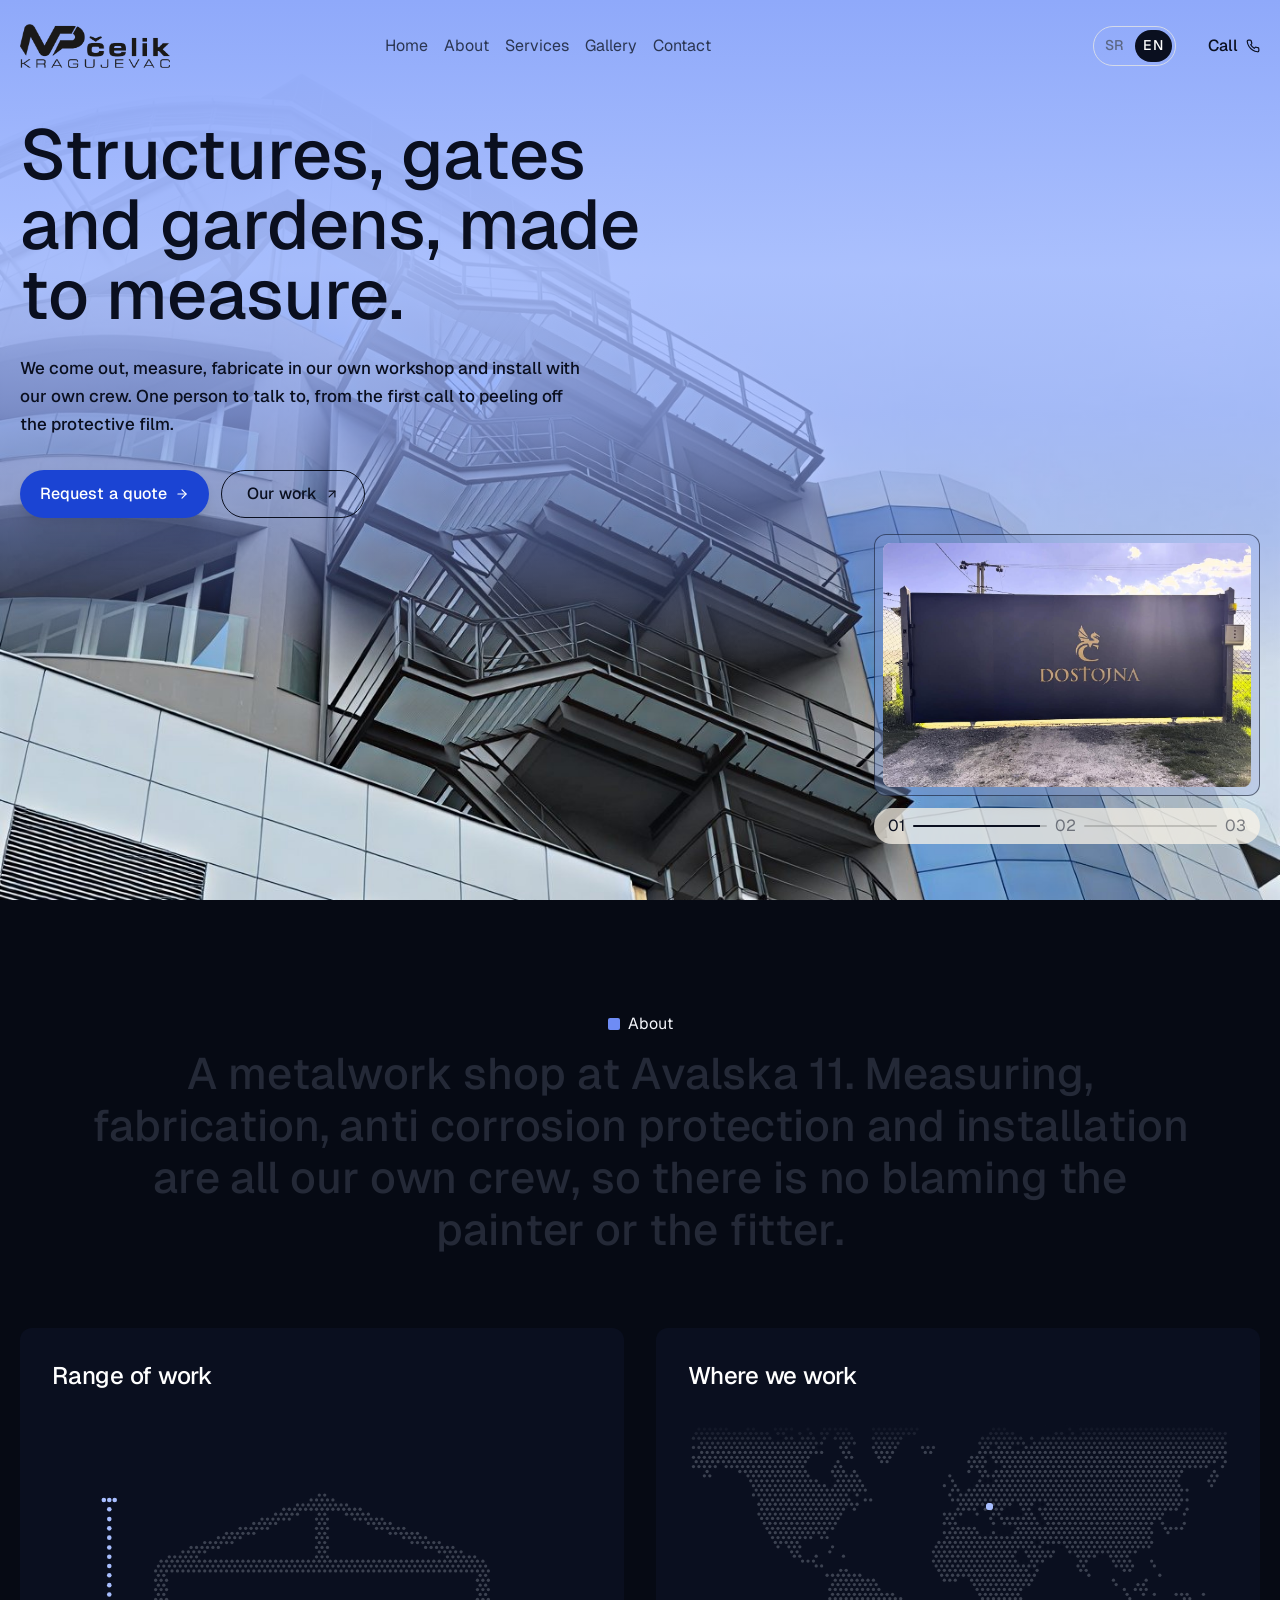
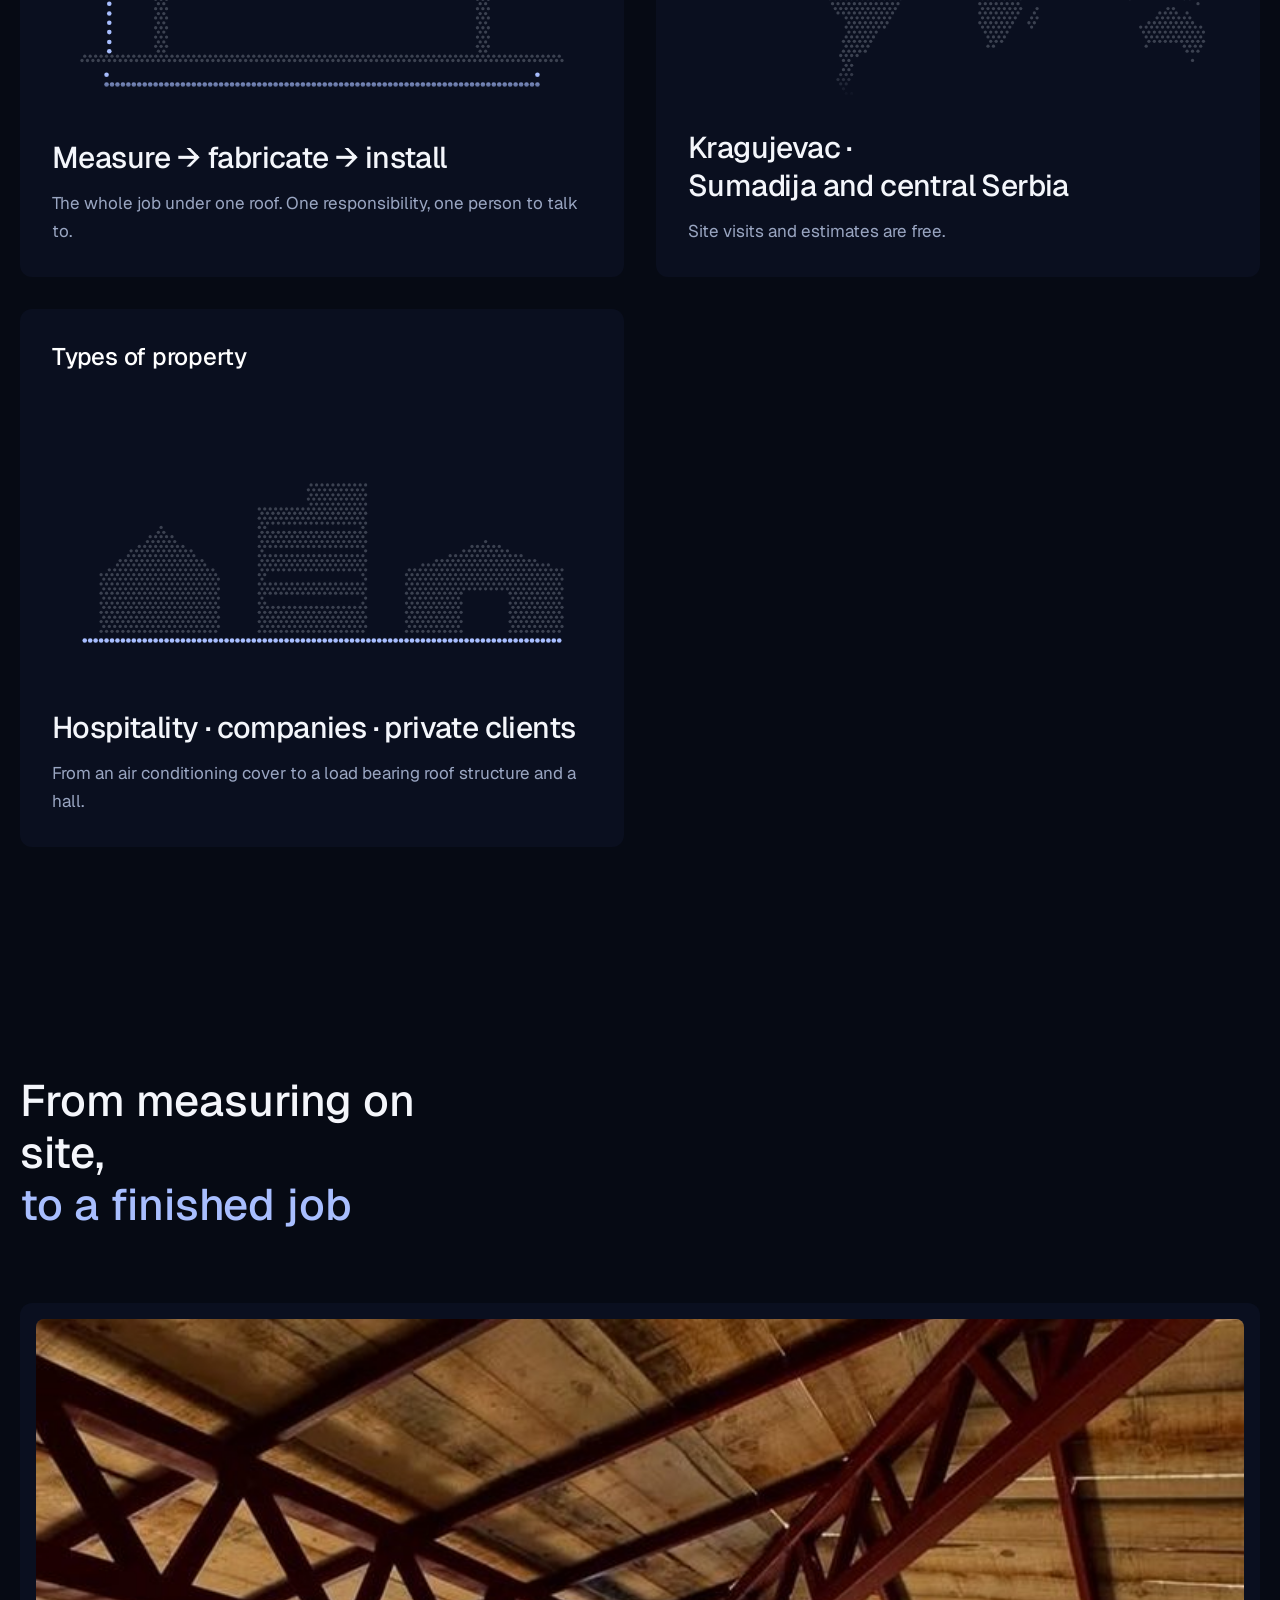
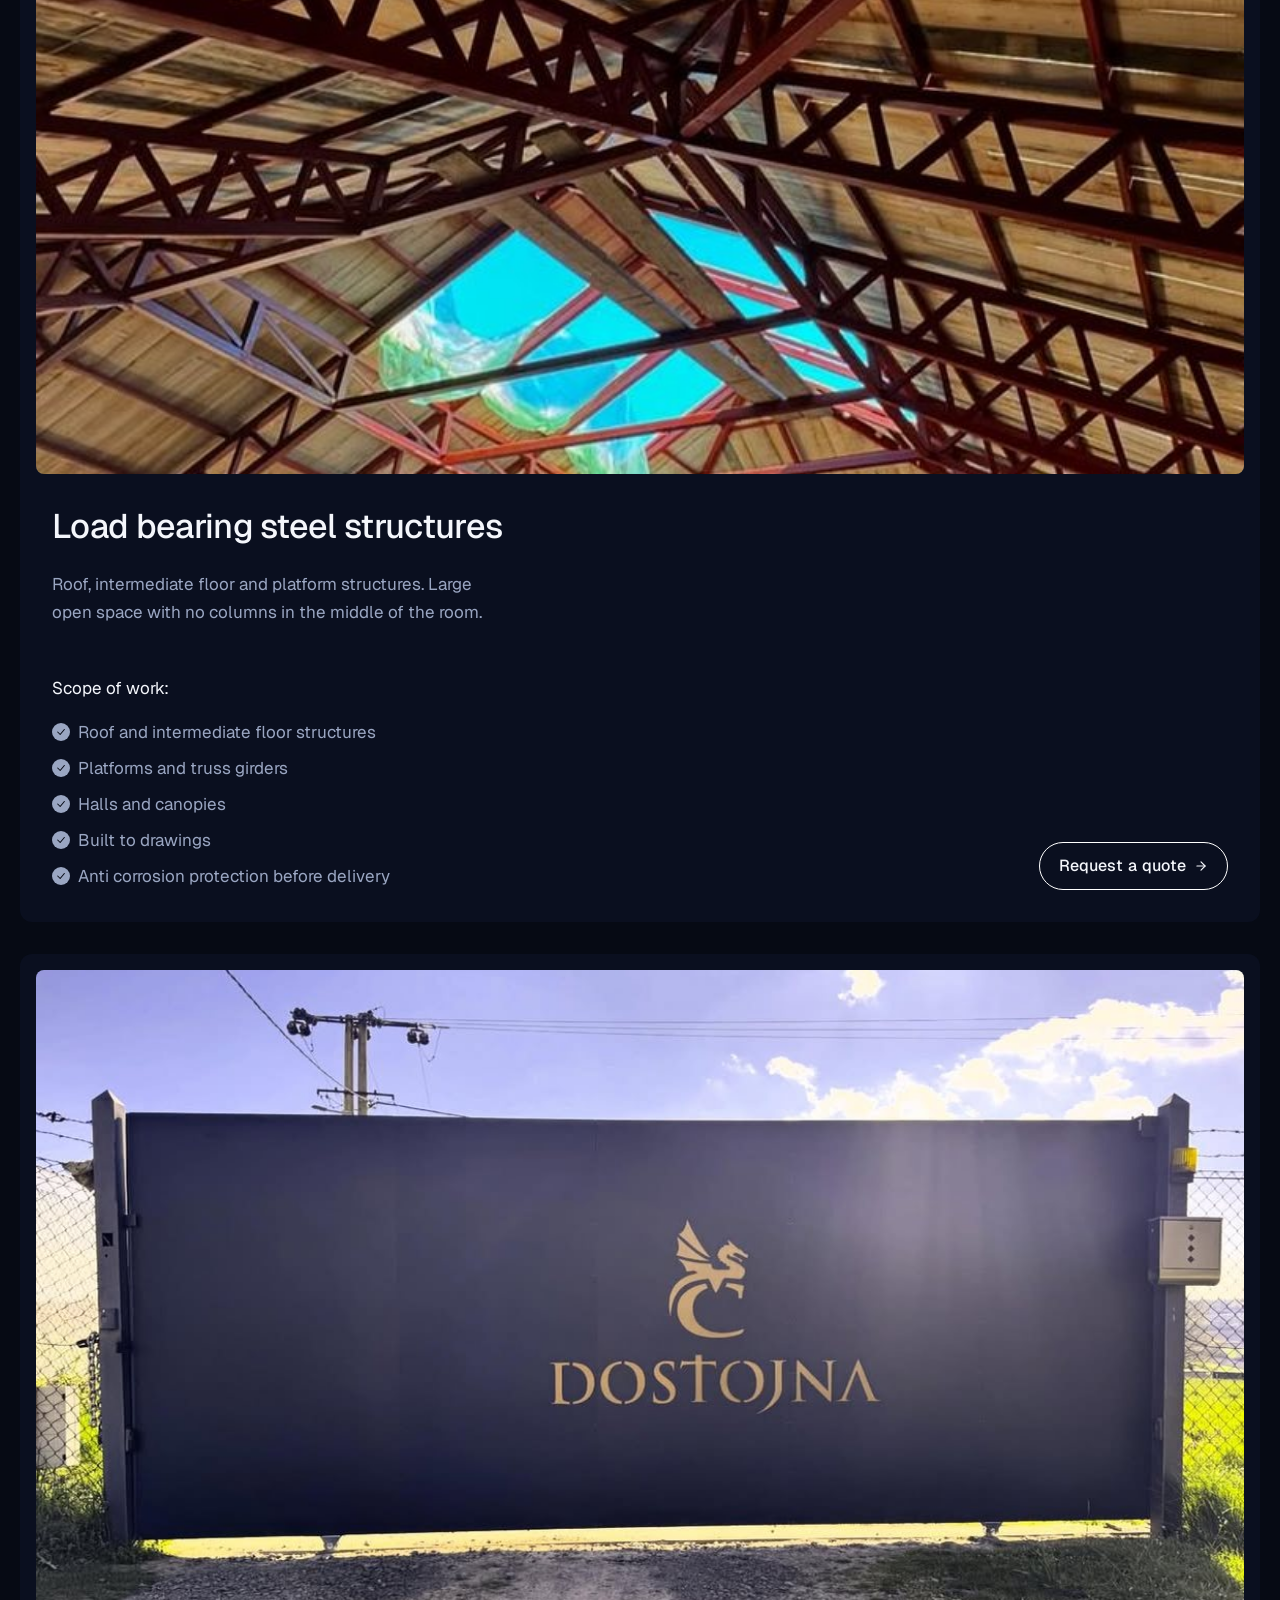
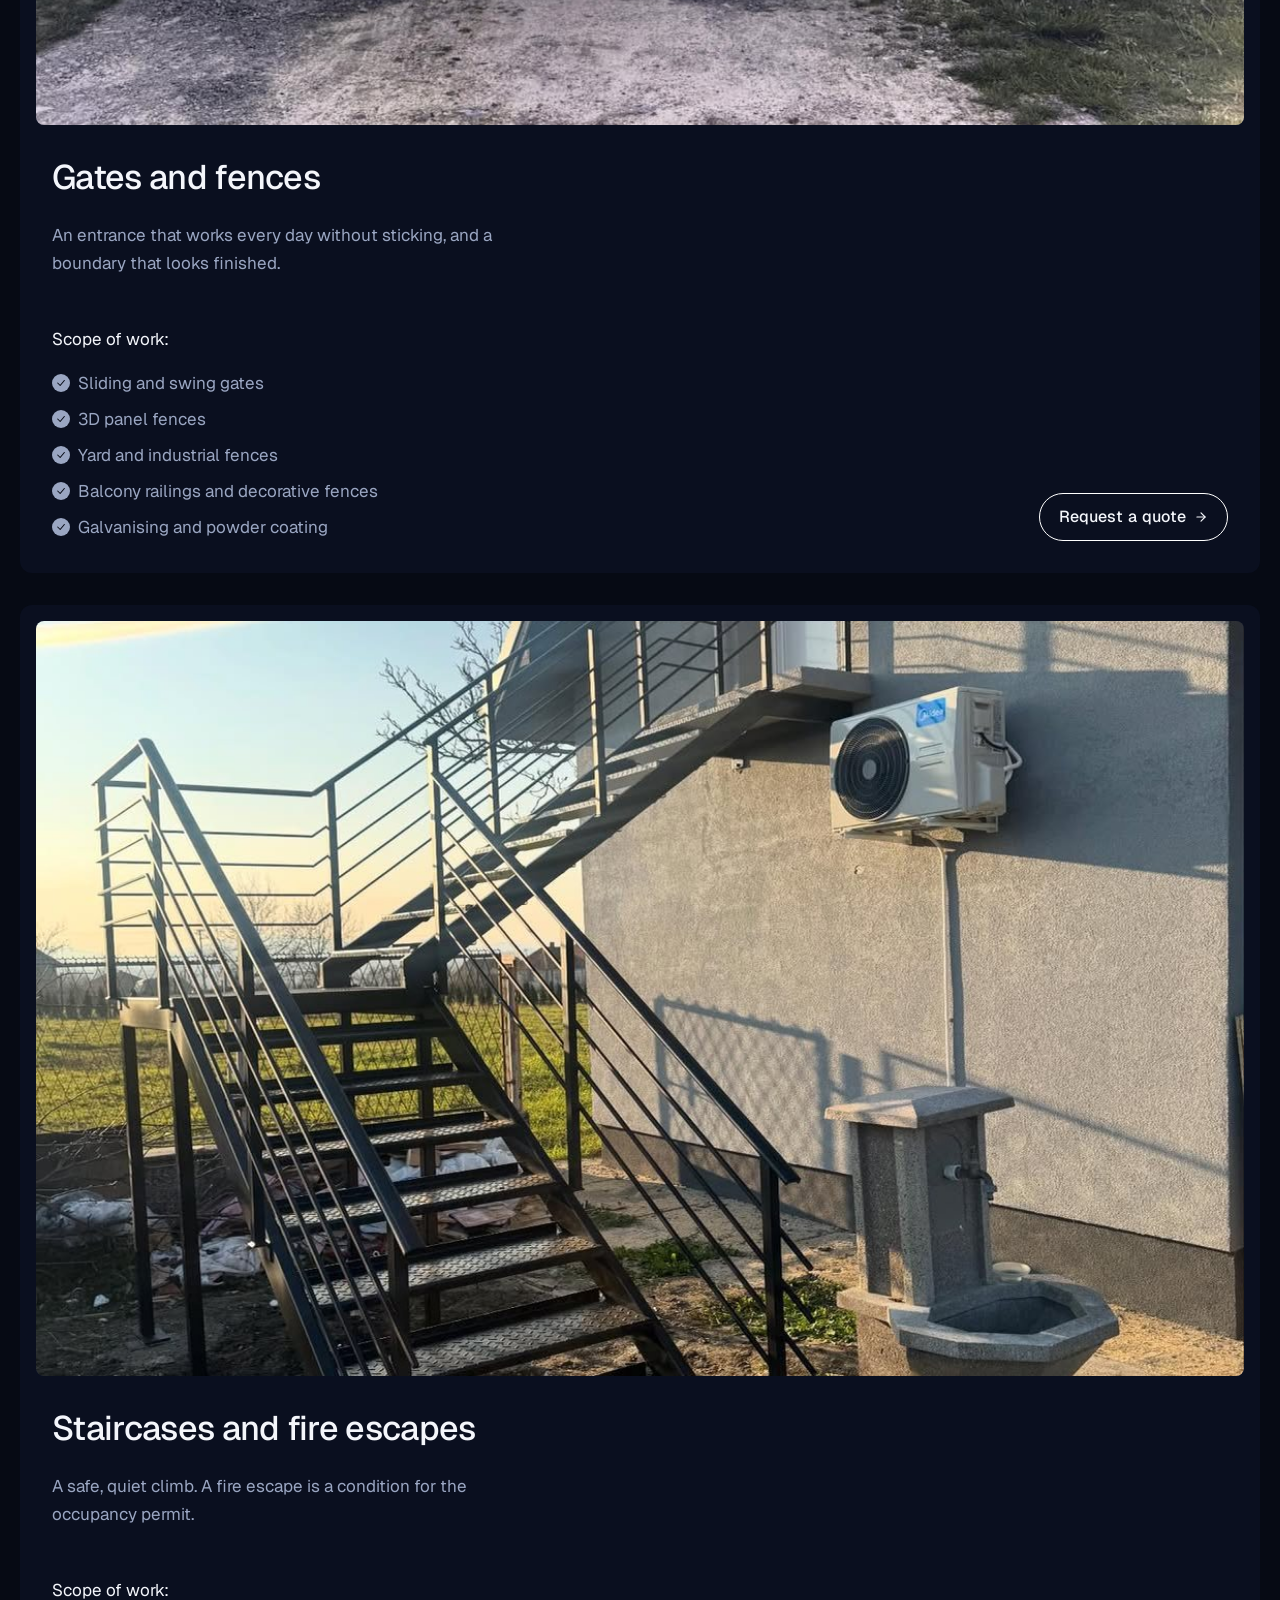
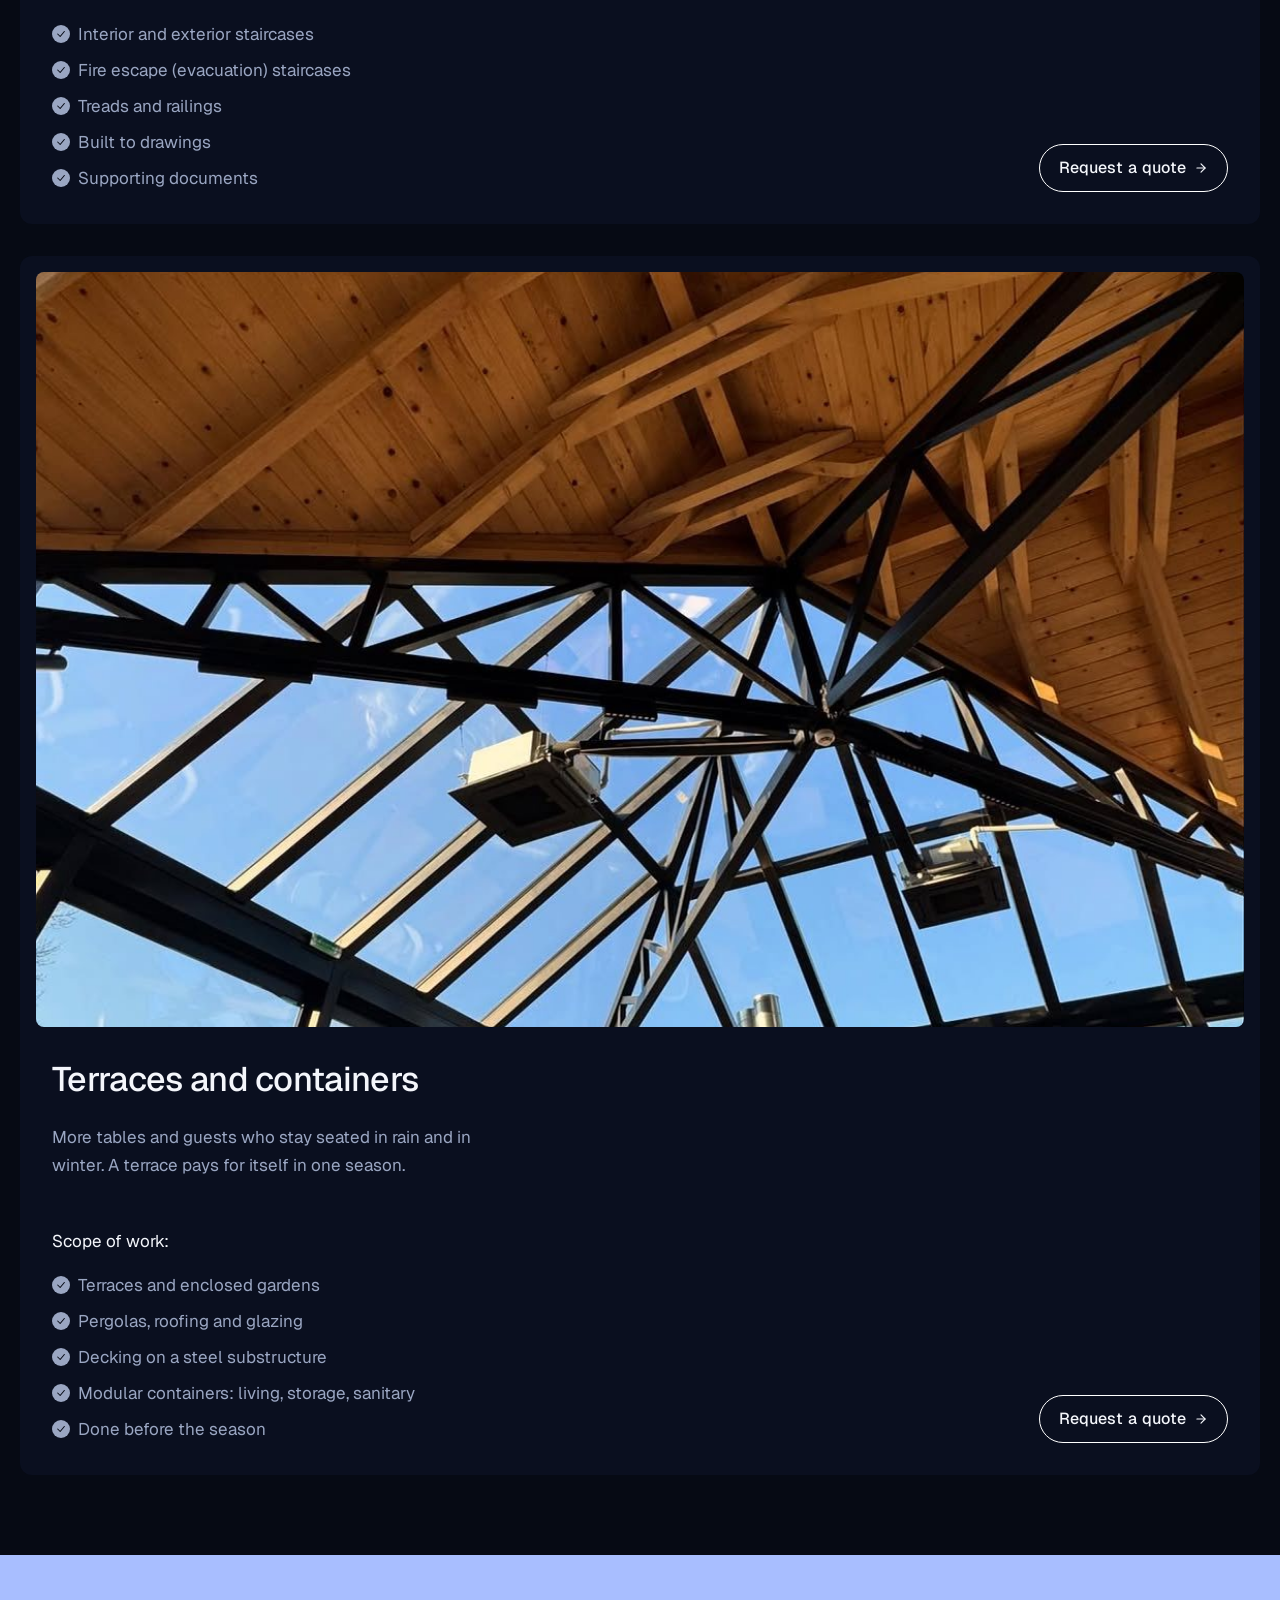
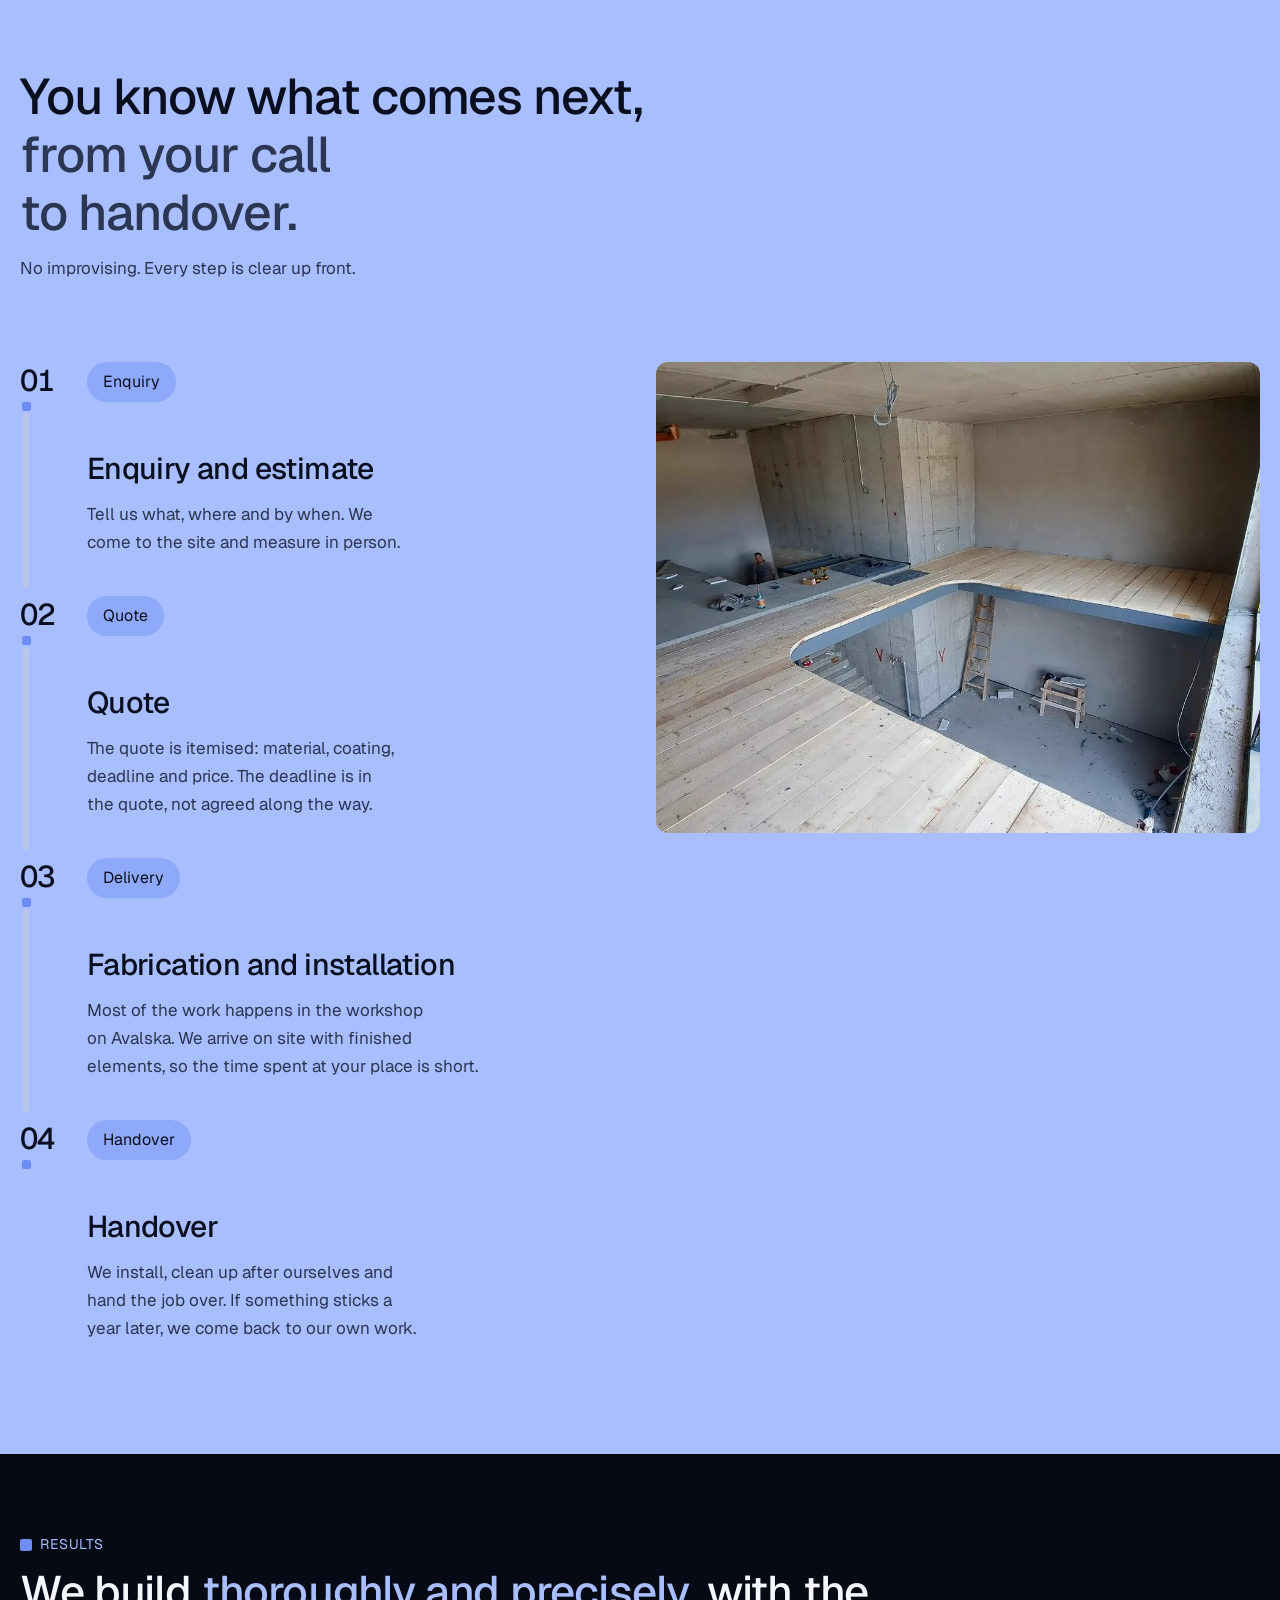
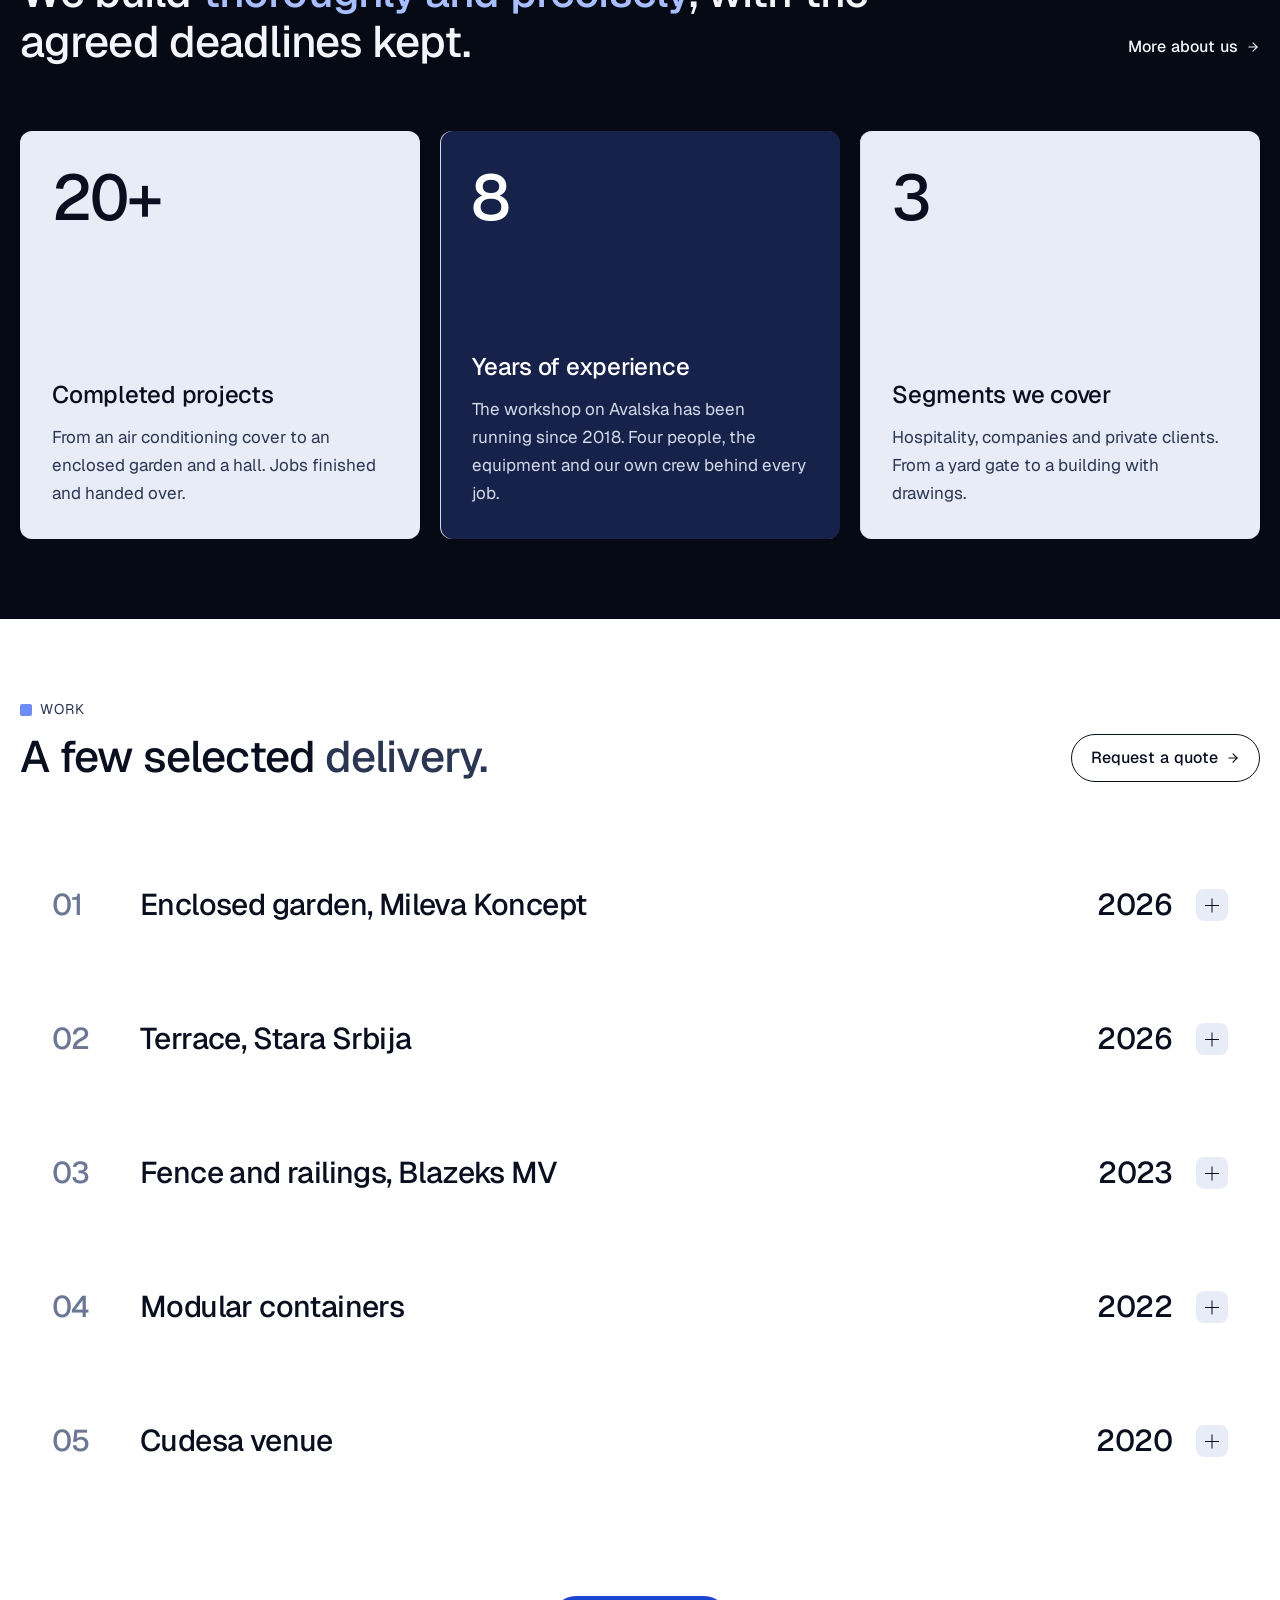
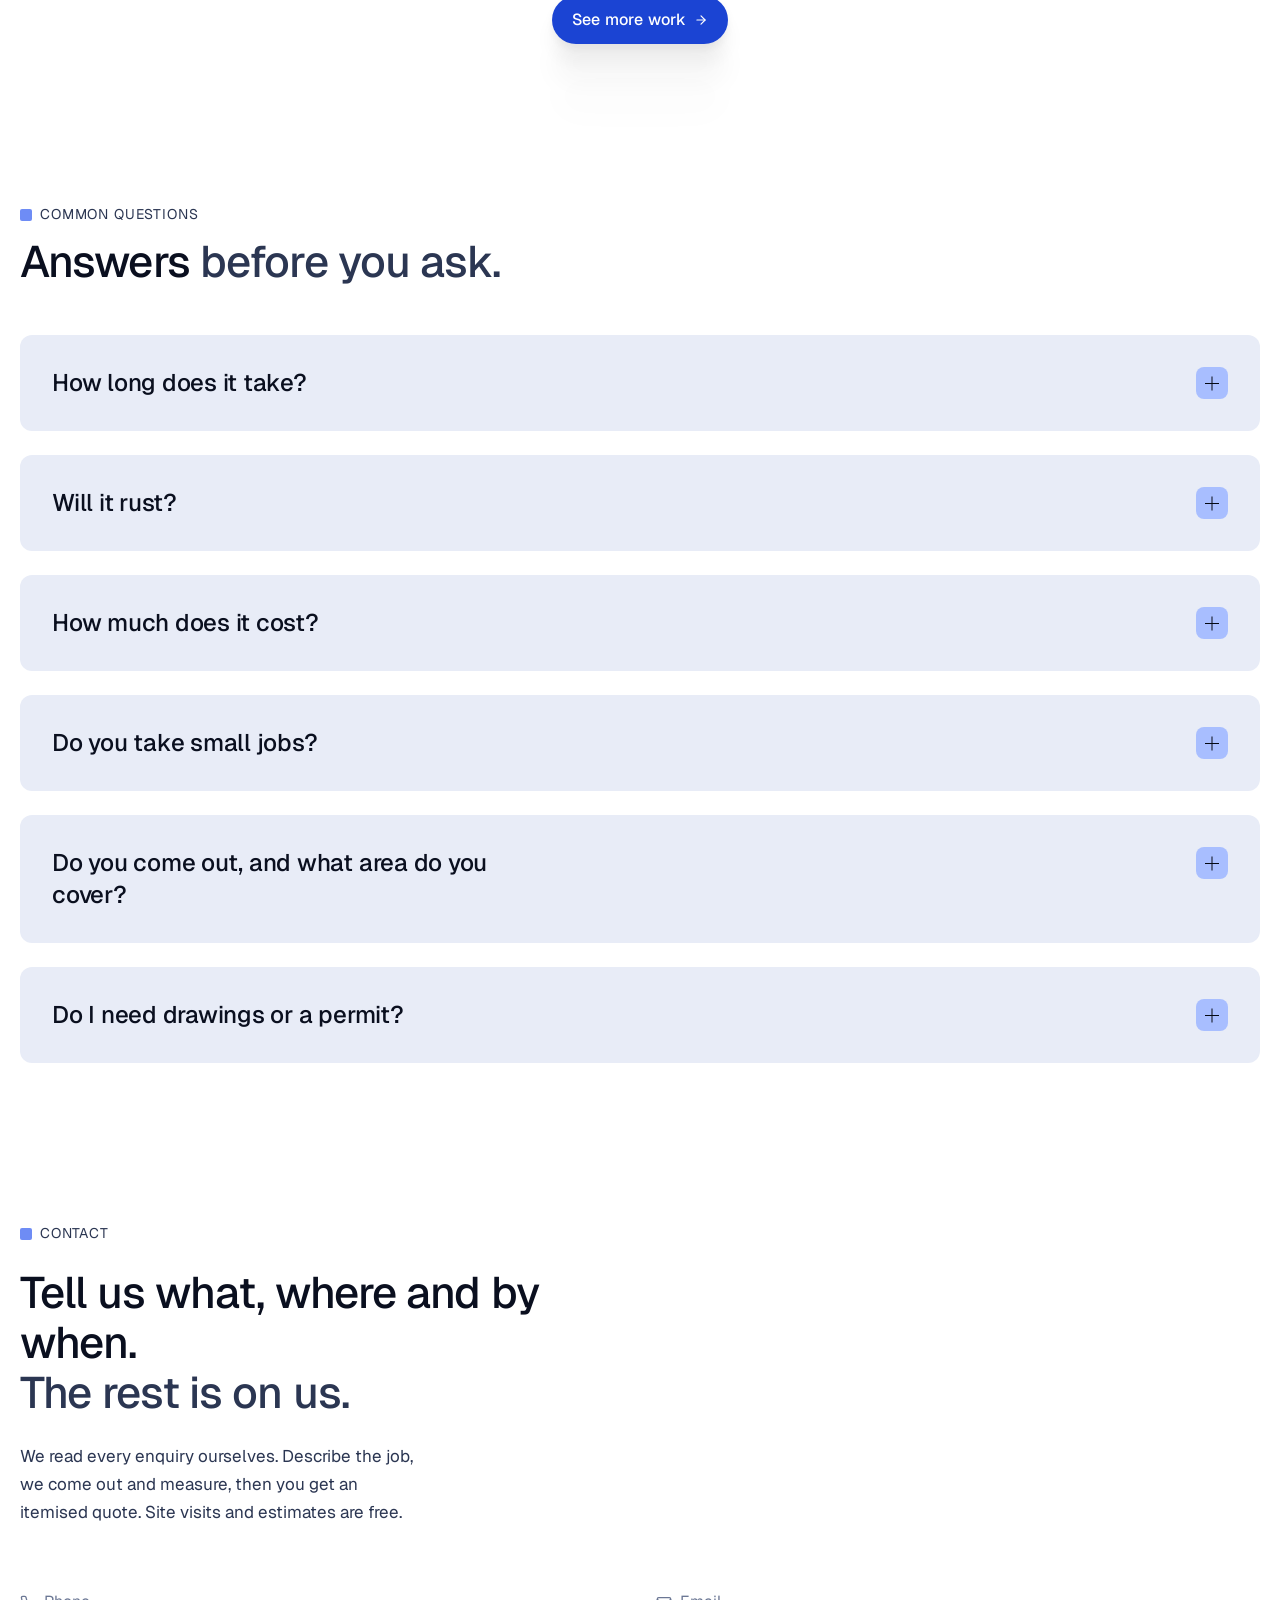
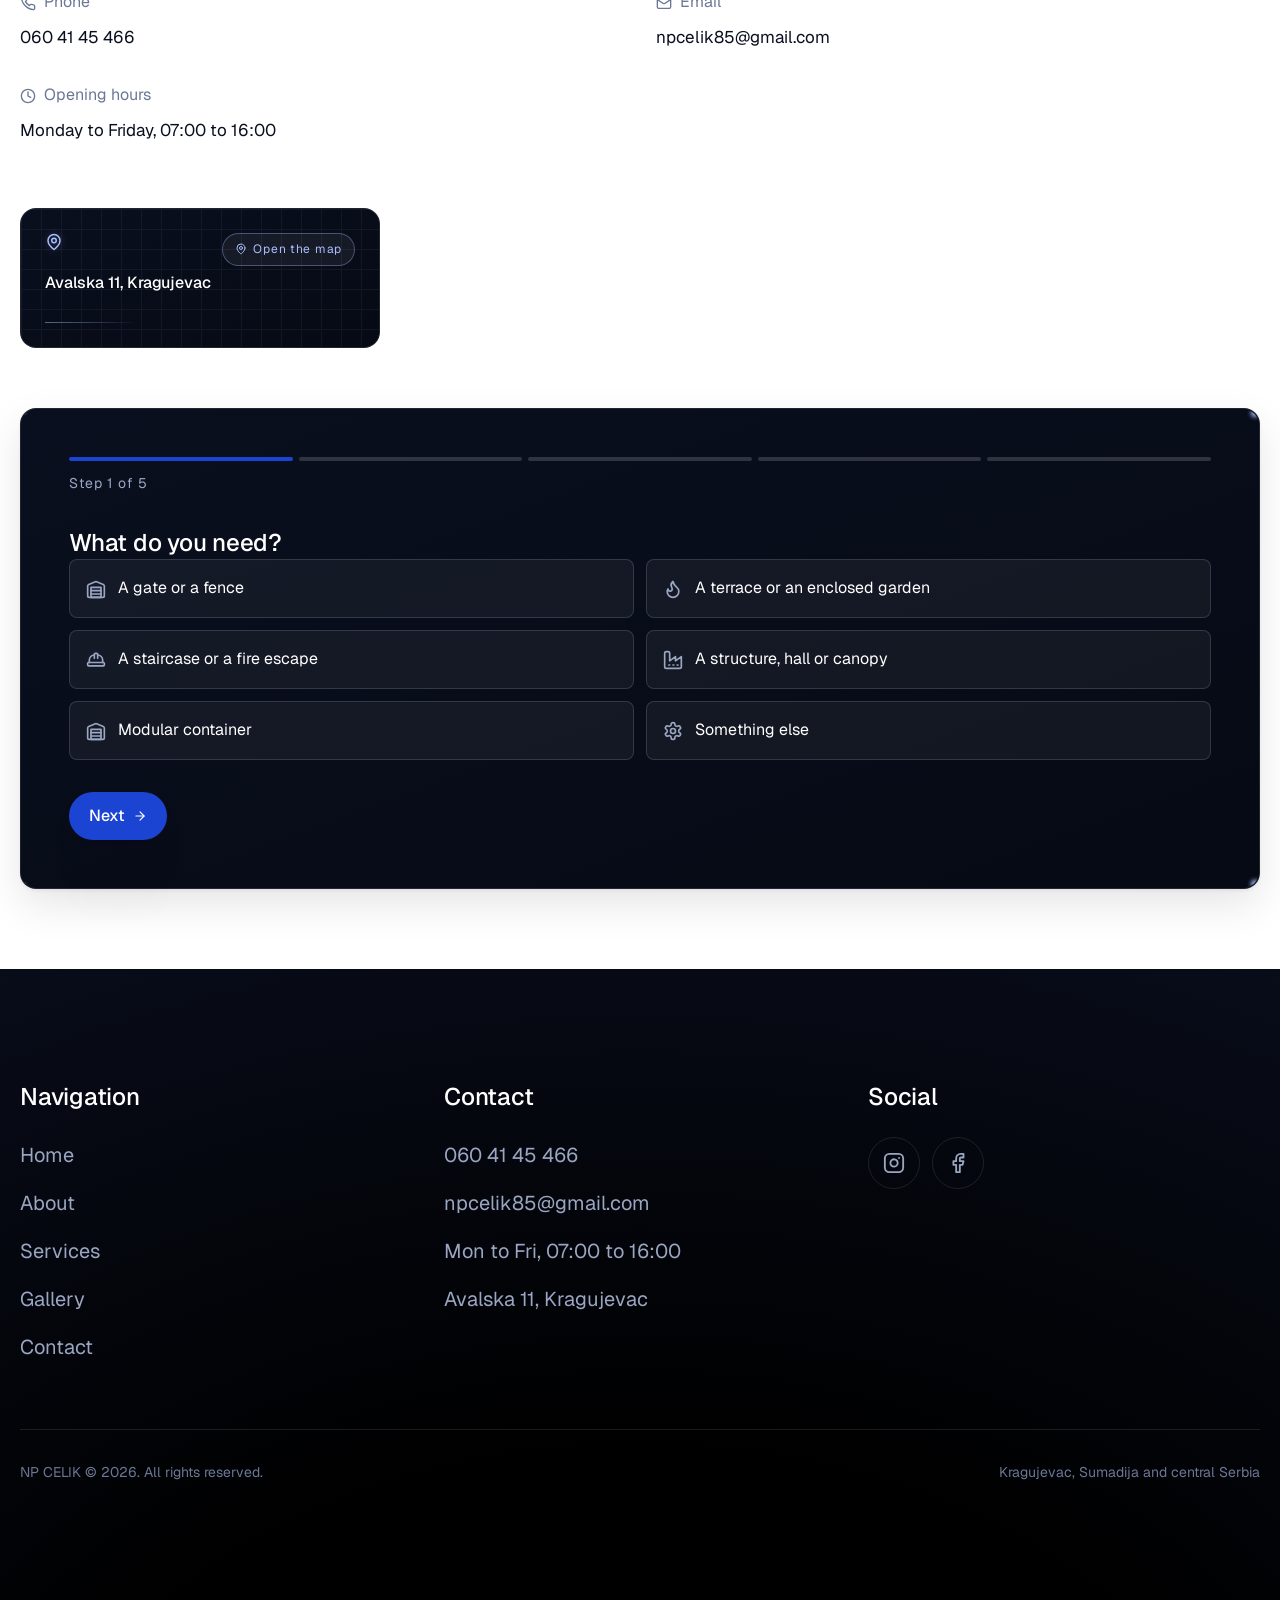
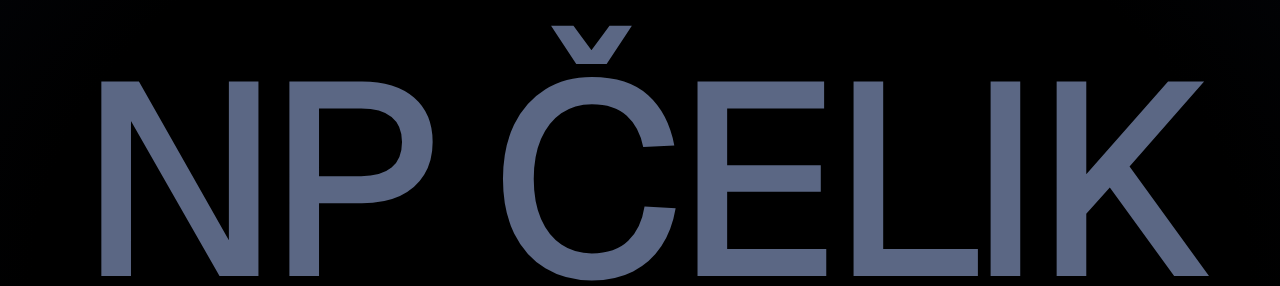
<file: site/index.html>
<!DOCTYPE html>
<html lang="sr-Latn-RS">
<head>
  <meta charset="UTF-8">
  <meta name="viewport" content="width=device-width, initial-scale=1">

  <title>Metalne konstrukcije i bravarija Kragujevac | NP Čelik</title>
  <meta name="description" content="Bravarska radionica u Kragujevcu od 2018. Radimo metalne konstrukcije, kapije, ograde, stepeništa i letnje bašte. Mera, izrada i montaža jednom ekipom.">

  <meta name="geo.placename" content="Kragujevac">
  <meta property="og:type" content="website">
  <meta property="og:title" content="Metalne konstrukcije i bravarija Kragujevac | NP Čelik">
  <meta property="og:description" content="Bravarska radionica u Kragujevcu od 2018. Radimo metalne konstrukcije, kapije, ograde, stepeništa i letnje bašte. Mera, izrada i montaža jednom ekipom.">
  <meta property="og:image" content="https://celik-np.vercel.app/assets/img/hero-celicna-konstrukcija.jpg">
  <meta name="theme-color" content="#A8BEFF">

  <!-- SEO: canonical, drustvene mreze i strukturirani podaci -->
<link rel="canonical" href="https://celik-np.vercel.app/">
<meta property="og:url" content="https://celik-np.vercel.app/">
<meta property="og:site_name" content="NP Čelik">
<meta property="og:locale" content="sr_RS">
<meta name="twitter:card" content="summary_large_image">
<meta name="twitter:title" content="Metalne konstrukcije i bravarija Kragujevac | NP Čelik">
<meta name="twitter:description" content="Bravarska radionica u Kragujevcu od 2018. Radimo metalne konstrukcije, kapije, ograde, stepeništa i letnje bašte. Mera, izrada i montaža jednom ekipom.">
<meta name="twitter:image" content="https://celik-np.vercel.app/assets/img/hero-celicna-konstrukcija.jpg">
<script type="application/ld+json">
{
  "@context": "https://schema.org",
  "@type": "HomeAndConstructionBusiness",
  "@id": "https://celik-np.vercel.app/#firma",
  "name": "NP Čelik",
  "url": "https://celik-np.vercel.app/",
  "telephone": "+381604145466",
  "email": "npcelik85@gmail.com",
  "image": "https://celik-np.vercel.app/assets/img/hero-celicna-konstrukcija.jpg",
  "foundingDate": "2018",
  "address": {
    "@type": "PostalAddress",
    "streetAddress": "Avalska 11",
    "addressLocality": "Kragujevac",
    "postalCode": "34000",
    "addressCountry": "RS"
  },
  "areaServed": [
    {
      "@type": "City",
      "name": "Kragujevac"
    },
    {
      "@type": "AdministrativeArea",
      "name": "Šumadijski okrug"
    },
    {
      "@type": "AdministrativeArea",
      "name": "Centralna Srbija"
    }
  ],
  "openingHoursSpecification": [
    {
      "@type": "OpeningHoursSpecification",
      "dayOfWeek": [
        "Monday",
        "Tuesday",
        "Wednesday",
        "Thursday",
        "Friday"
      ],
      "opens": "07:00",
      "closes": "16:00"
    }
  ],
  "sameAs": [
    "https://www.instagram.com/celiknp/",
    "https://www.facebook.com/npcelikconstruction"
  ],
  "makesOffer": [
    {
      "@type": "Offer",
      "itemOffered": {
        "@type": "Service",
        "name": "Izrada i montaža nosivih metalnih konstrukcija"
      }
    },
    {
      "@type": "Offer",
      "itemOffered": {
        "@type": "Service",
        "name": "Izrada i montaža kapija i ograda"
      }
    },
    {
      "@type": "Offer",
      "itemOffered": {
        "@type": "Service",
        "name": "Izrada i montaža stepeništa i protivpožarnih stepeništa"
      }
    },
    {
      "@type": "Offer",
      "itemOffered": {
        "@type": "Service",
        "name": "Izrada letnjih i zatvorenih bašti"
      }
    },
    {
      "@type": "Offer",
      "itemOffered": {
        "@type": "Service",
        "name": "Deking, enterijer i završna obrada"
      }
    }
  ]
}
</script>
<!-- /SEO -->
<link rel="icon" href="assets/img/favicon.ico" sizes="any">
<link rel="icon" href="assets/img/favicon-32.png" type="image/png" sizes="32x32">
<link rel="apple-touch-icon" href="assets/img/apple-touch-icon.png">

  <link rel="preconnect" href="https://fonts.googleapis.com">
  <link rel="preconnect" href="https://fonts.gstatic.com" crossorigin>
  <!-- Konstra vozi sve na jednom fontu: Geist. Licenca SIL OFL. -->
  <link rel="stylesheet" href="https://fonts.googleapis.com/css2?family=Geist:wght@400;500;700&display=swap">

  <!-- ==========================================================================
       PISMO: EKAVICA
       --------------------------------------------------------------------------
       Sajt je 09.08.2026. prebacen sa ijekavice na EKAVICU, na odluku
       korisnika. Prije toga je vazilo suprotno pravilo, jer brand fajl
       kaze da firma pise ijekavicom.

       Zamijenjeno je petnaest oblika:
         po mjeri -> po meri, na jednom mjestu -> na jednom mestu,
         prije -> pre, unaprijed -> unapred, vrijeme -> vreme,
         rjesenja -> resenja, procjenu -> procenu, sjediste -> sediste

       PAZI: time je promijenjena i jedna od sest recenica koje su u brand
       fajlu zavedene kao doslovne. Original glasi "Proizvodnja celicnih
       konstrukcija po mjeri i projektu", a na sajtu sada stoji "po meri".
       Ta izmjena je odobrena usmeno; vrijedi je potvrditi sa firmom.

       Svaki novi tekst ide na ekavici.
       ========================================================================== -->

  <!-- tokens.css sadrzi sve dizajn varijable. Restilovanje ide iskljucivo tamo. -->
  <link rel="stylesheet" href="css/tokens.css?v=2e022fcb">
  <link rel="stylesheet" href="css/styles.css?v=199bbe2f">
<!-- Od 27.08.2026. i pocetna nosi stranice.css, jer wizard forma zivi u njemu. Provjereno: jedini selektori koji se poklapaju sa markupom pocetne su wizard klase i .header--light, koji pocetna ne nosi. -->
<link rel="stylesheet" href="css/stranice.css?v=e9914ba0">
</head>

<body>

<a class="skip-link" href="#main">Preskoči na sadržaj</a>

<!-- ==========================================================================
     SVG SPRITE  /  sve ikone na jednom mestu
     Lucide stil, stroke 2, currentColor. Bez emodzija.
     ========================================================================== -->
<svg width="0" height="0" style="position:absolute" aria-hidden="true" focusable="false">
  <symbol id="i-factory" viewBox="0 0 24 24" fill="none" stroke="currentColor" stroke-width="2" stroke-linecap="round" stroke-linejoin="round">
    <path d="M2 20a2 2 0 0 0 2 2h16a2 2 0 0 0 2-2V8l-7 5V8l-7 5V4a2 2 0 0 0-2-2H4a2 2 0 0 0-2 2Z"/><path d="M17 18h1"/><path d="M12 18h1"/><path d="M7 18h1"/>
  </symbol>
  <symbol id="i-hardhat" viewBox="0 0 24 24" fill="none" stroke="currentColor" stroke-width="2" stroke-linecap="round" stroke-linejoin="round">
    <path d="M2 18a1 1 0 0 0 1 1h18a1 1 0 0 0 1-1v-2a1 1 0 0 0-1-1H3a1 1 0 0 0-1 1v2z"/><path d="M10 10V5a1 1 0 0 1 1-1h2a1 1 0 0 1 1 1v5"/><path d="M4 15v-3a6 6 0 0 1 6-6"/><path d="M14 6a6 6 0 0 1 6 6v3"/>
  </symbol>
  <symbol id="i-flame" viewBox="0 0 24 24" fill="none" stroke="currentColor" stroke-width="2" stroke-linecap="round" stroke-linejoin="round">
    <path d="M8.5 14.5A2.5 2.5 0 0 0 11 12c0-1.38-.5-2-1-3-1.07-2.14-.22-4.05 2-6 .5 2.5 2 4.9 4 6.5 2 1.6 3 3.5 3 5.5a7 7 0 1 1-14 0c0-1.15.43-2.29 1-3a2.5 2.5 0 0 0 2.5 2.5z"/>
  </symbol>
  <symbol id="i-warehouse" viewBox="0 0 24 24" fill="none" stroke="currentColor" stroke-width="2" stroke-linecap="round" stroke-linejoin="round">
    <path d="M22 8.35V20a2 2 0 0 1-2 2H4a2 2 0 0 1-2-2V8.35A2 2 0 0 1 3.26 6.5l8-3.2a2 2 0 0 1 1.48 0l8 3.2A2 2 0 0 1 22 8.35Z"/><path d="M6 18h12"/><path d="M6 14h12"/><path d="M6 10h12v12H6z"/>
  </symbol>
  <!-- Gola kvacica. Konstra je koristi u krugu, ispred svake stavke
       obima posla. Stroke 2.5 kao na originalu. -->
  <symbol id="i-check" viewBox="0 0 24 24" fill="none" stroke="currentColor" stroke-width="2.5" stroke-linecap="round" stroke-linejoin="round">
    <path d="m4 12 6 6L20 6"/>
  </symbol>
  <symbol id="i-badge-check" viewBox="0 0 24 24" fill="none" stroke="currentColor" stroke-width="2" stroke-linecap="round" stroke-linejoin="round">
    <path d="M3.85 8.62a4 4 0 0 1 4.78-4.77 4 4 0 0 1 6.74 0 4 4 0 0 1 4.78 4.78 4 4 0 0 1 0 6.74 4 4 0 0 1-4.77 4.78 4 4 0 0 1-6.75 0 4 4 0 0 1-4.78-4.77 4 4 0 0 1 0-6.76Z"/><path d="m9 12 2 2 4-4"/>
  </symbol>
  <symbol id="i-clock" viewBox="0 0 24 24" fill="none" stroke="currentColor" stroke-width="2" stroke-linecap="round" stroke-linejoin="round">
    <circle cx="12" cy="12" r="10"/><path d="M12 6v6l4 2"/>
  </symbol>
  <symbol id="i-cog" viewBox="0 0 24 24" fill="none" stroke="currentColor" stroke-width="2" stroke-linecap="round" stroke-linejoin="round">
    <path d="M12.22 2h-.44a2 2 0 0 0-2 2v.18a2 2 0 0 1-1 1.73l-.43.25a2 2 0 0 1-2 0l-.15-.08a2 2 0 0 0-2.73.73l-.22.38a2 2 0 0 0 .73 2.73l.15.1a2 2 0 0 1 1 1.72v.51a2 2 0 0 1-1 1.74l-.15.09a2 2 0 0 0-.73 2.73l.22.38a2 2 0 0 0 2.73.73l.15-.08a2 2 0 0 1 2 0l.43.25a2 2 0 0 1 1 1.73V20a2 2 0 0 0 2 2h.44a2 2 0 0 0 2-2v-.18a2 2 0 0 1 1-1.73l.43-.25a2 2 0 0 1 2 0l.15.08a2 2 0 0 0 2.73-.73l.22-.39a2 2 0 0 0-.73-2.73l-.15-.08a2 2 0 0 1-1-1.74v-.5a2 2 0 0 1 1-1.74l.15-.09a2 2 0 0 0 .73-2.73l-.22-.38a2 2 0 0 0-2.73-.73l-.15.08a2 2 0 0 1-2 0l-.43-.25a2 2 0 0 1-1-1.73V4a2 2 0 0 0-2-2z"/><circle cx="12" cy="12" r="3"/>
  </symbol>
  <symbol id="i-ruler" viewBox="0 0 24 24" fill="none" stroke="currentColor" stroke-width="2" stroke-linecap="round" stroke-linejoin="round">
    <path d="M21.3 15.3a2.4 2.4 0 0 1 0 3.4l-2.6 2.6a2.4 2.4 0 0 1-3.4 0L2.7 8.7a2.41 2.41 0 0 1 0-3.4l2.6-2.6a2.41 2.41 0 0 1 3.4 0Z"/><path d="m14.5 12.5 2-2"/><path d="m11.5 9.5 2-2"/><path d="m8.5 6.5 2-2"/><path d="m17.5 15.5 2-2"/>
  </symbol>
  <symbol id="i-calendar-check" viewBox="0 0 24 24" fill="none" stroke="currentColor" stroke-width="2" stroke-linecap="round" stroke-linejoin="round">
    <path d="M8 2v4"/><path d="M16 2v4"/><rect width="18" height="18" x="3" y="4" rx="2"/><path d="M3 10h18"/><path d="m9 16 2 2 4-4"/>
  </symbol>
  <symbol id="i-phone" viewBox="0 0 24 24" fill="none" stroke="currentColor" stroke-width="2" stroke-linecap="round" stroke-linejoin="round">
    <path d="M22 16.92v3a2 2 0 0 1-2.18 2 19.79 19.79 0 0 1-8.63-3.07 19.5 19.5 0 0 1-6-6 19.79 19.79 0 0 1-3.07-8.67A2 2 0 0 1 4.11 2h3a2 2 0 0 1 2 1.72 12.84 12.84 0 0 0 .7 2.81 2 2 0 0 1-.45 2.11L8.09 9.91a16 16 0 0 0 6 6l1.27-1.27a2 2 0 0 1 2.11-.45 12.84 12.84 0 0 0 2.81.7A2 2 0 0 1 22 16.92z"/>
  </symbol>
  <symbol id="i-mail" viewBox="0 0 24 24" fill="none" stroke="currentColor" stroke-width="2" stroke-linecap="round" stroke-linejoin="round">
    <rect width="20" height="16" x="2" y="4" rx="2"/><path d="m22 7-8.97 5.7a1.94 1.94 0 0 1-2.06 0L2 7"/>
  </symbol>
  <!-- Dodato 10.08.2026. za polja u obrascu. Isti crtez kao lucide user
       i message-square, da se poklapa sa ostalima u ovom spisku. -->
  <symbol id="i-user" viewBox="0 0 24 24" fill="none" stroke="currentColor" stroke-width="2" stroke-linecap="round" stroke-linejoin="round">
    <path d="M19 21v-2a4 4 0 0 0-4-4H9a4 4 0 0 0-4 4v2"/><circle cx="12" cy="7" r="4"/>
  </symbol>
  <symbol id="i-message" viewBox="0 0 24 24" fill="none" stroke="currentColor" stroke-width="2" stroke-linecap="round" stroke-linejoin="round">
    <path d="M21 15a2 2 0 0 1-2 2H7l-4 4V5a2 2 0 0 1 2-2h14a2 2 0 0 1 2 2z"/>
  </symbol>
  <symbol id="i-pin" viewBox="0 0 24 24" fill="none" stroke="currentColor" stroke-width="2" stroke-linecap="round" stroke-linejoin="round">
    <path d="M20 10c0 6-8 12-8 12s-8-6-8-12a8 8 0 0 1 16 0Z"/><circle cx="12" cy="10" r="3"/>
  </symbol>
  <symbol id="i-instagram" viewBox="0 0 24 24" fill="none" stroke="currentColor" stroke-width="2" stroke-linecap="round" stroke-linejoin="round">
    <rect width="20" height="20" x="2" y="2" rx="5"/><path d="M16 11.37A4 4 0 1 1 12.63 8 4 4 0 0 1 16 11.37z"/><path d="M17.5 6.5h.01"/>
  </symbol>
  <symbol id="i-facebook" viewBox="0 0 24 24" fill="none" stroke="currentColor" stroke-width="2" stroke-linecap="round" stroke-linejoin="round">
    <path d="M18 2h-3a5 5 0 0 0-5 5v3H7v4h3v8h4v-8h3l1-4h-4V7a1 1 0 0 1 1-1h3z"/>
  </symbol>
  <symbol id="i-menu" viewBox="0 0 24 24" fill="none" stroke="currentColor" stroke-width="2" stroke-linecap="round" stroke-linejoin="round">
    <path d="M4 6h16"/><path d="M4 12h16"/><path d="M4 18h16"/>
  </symbol>
  <symbol id="i-close" viewBox="0 0 24 24" fill="none" stroke="currentColor" stroke-width="2" stroke-linecap="round" stroke-linejoin="round">
    <path d="M18 6 6 18"/><path d="m6 6 12 12"/>
  </symbol>
  <symbol id="i-arrow-right" viewBox="0 0 24 24" fill="none" stroke="currentColor" stroke-width="2" stroke-linecap="round" stroke-linejoin="round">
    <path d="M5 12h14"/><path d="m12 5 7 7-7 7"/>
  </symbol>
  <symbol id="i-arrow-up-right" viewBox="0 0 24 24" fill="none" stroke="currentColor" stroke-width="2" stroke-linecap="round" stroke-linejoin="round">
    <path d="M7 17 17 7"/><path d="M7 7h10v10"/>
  </symbol>
  <symbol id="i-star" viewBox="0 0 24 24" fill="currentColor" stroke="none">
    <path d="m12 2 2.9 6.26 6.85.7-5.1 4.6 1.44 6.72L12 16.9l-6.09 3.38 1.44-6.72-5.1-4.6 6.85-.7z"/>
  </symbol>
</svg>


<!-- ==========================================================================
     SECTION 1: Header  /  po Konstri
     --------------------------------------------------------------------------
     Providan, fiksiran na vrhu, bez pozadine i bez linije ispod. Lezi
     preko heroja i vozi se preko sadrzaja pri skrolovanju.

     Iz izvora Konstre:
       nav        background-color: rgba(0,0,0,0), position fixed, z-index 9
       padding    24px 72px  ->  24px 20px  ->  24px 16px
       kontejner  flex row, space-between, max-width 1320px
       logo       H4 preset: Geist 500 / 32px / 40px / tracking -0.02em
       nav link   flex row, gap 8px, padding 8px 16px, overflow clip
       tacka      9x9px krug, apsolutno na left -15px, ulazi na hover
       dugme      padding 12px 16px (manja varijanta)
     ========================================================================== -->
<header class="header" id="header">
  <div class="header__inner">

    <div class="header__brand-wrap">
      <a class="brand" href="#hero" aria-label="NP Čelik, početna strana">
        <!-- [SLIKA: logo NP Čelik] Badge iz brand asseta. Puni lockup je hromiran
             i nestaje na svijetloj podlozi, pa ide badge + tekstualni wordmark. -->
        <img class="brand__badge" src="assets/img/logo-np-celik.png" alt="" width="470" height="139" aria-hidden="true">
      </a>

      <!-- Hamburger stoji uz logo samo na mobilnom, kao na originalu. -->
      <button class="menu-toggle" id="menu-toggle" type="button"
              aria-controls="nav" aria-expanded="false" aria-label="Otvorite meni">
        <svg class="menu-toggle__open"  aria-hidden="true" focusable="false"><use href="#i-menu"></use></svg>
        <svg class="menu-toggle__close" aria-hidden="true" focusable="false"><use href="#i-close"></use></svg>
      </button>
    </div>

    <nav class="nav" id="nav" data-open="false" aria-label="Glavna navigacija">
      <!-- Svaki link nosi tacku koja na hover ulazi s lijeva i gura natpis. -->
      <a class="nav__link" href="#hero"><span class="nav__dot" aria-hidden="true"></span><span>Početna</span></a>
      <a class="nav__link" href="o-nama.html"><span class="nav__dot" aria-hidden="true"></span><span>O nama</span></a>
      <a class="nav__link" href="usluge.html"><span class="nav__dot" aria-hidden="true"></span><span>Usluge</span></a>
      <a class="nav__link" href="galerija.html"><span class="nav__dot" aria-hidden="true"></span><span>Galerija</span></a>
      <a class="nav__link" href="kontakt.html"><span class="nav__dot" aria-hidden="true"></span><span>Kontakt</span></a>
    </nav>

    <div class="header__actions">
      <div class="lang" role="group" aria-label="Jezik">
        <button class="lang__btn" type="button" data-jezik-prekidac="sr" aria-pressed="true">SR</button>
        <button class="lang__btn" type="button" data-jezik-prekidac="en" aria-pressed="false">EN</button>
      </div>

      <!-- Broj telefona je uklonjen iz zaglavlja na zahtjev, kao i na
           Konstri. Klik-na-poziv ostaje u CTA traci, kontaktu i podnozju.
           Napomena: ICP kaze da je prvi kontakt poziv i da broj treba
           iznad prevoja, pa ovo vrijedi pratiti kad sajt bude uzivo. -->
      <!-- Dugme vodi pravo na poziv, ne na kontakt sekciju. ICP kaze da
           prvi kontakt ide preko telefona i da broj mora iznad prevoja;
           ovim se to vraca, a da broj ne zauzima mjesto u traci. -->
      <a class="btn btn--bare header__cta" href="tel:0604145466" aria-label="Pozovite nas na 060 41 45 466">
        <span class="btn__label" data-roll>Pozovi</span>
        <span class="btn__icons" aria-hidden="true">
          <svg class="btn__icon"><use href="#i-phone"></use></svg>
          <svg class="btn__icon"><use href="#i-phone"></use></svg>
        </span>
      </a>
    </div>

  </div>
</header>


<!-- ==========================================================================
     MOBILNI MENI  /  po "staggered menu" iz Random projekta
     --------------------------------------------------------------------------
     Original je pisan na GSAP-u (gsap.timeline, fromTo, stagger). Ovaj sajt
     nema nijednu biblioteku, pa je koreografija prepisana u CSS tranzicije sa
     kasnjenjem po rednom broju. Vrijednosti su iz Random/site/script.js,
     funkcija initStaggeredMenu, prevedene iz sekundi u milisekunde:

       sloj 1     x 100% -> 0   500ms   bez odgode
       sloj 2     x 100% -> 0   500ms   odgoda  70ms
       panel      x 100% -> 0   650ms   odgoda 150ms
       natpisi    y 140% i rotacija 10deg -> 0   1000ms   pocetak 248ms, korak 100ms
       brojevi    prozirnost 0 -> 1       600ms   pocetak 348ms, korak  80ms
       mreze      naslov na 410ms, linkovi od 450ms, korak 80ms
       zatvaranje sve nazad na x 100%, 320ms, bez odgode

     power4.out iz GSAP-a je cubic-bezier(0.16, 1, 0.3, 1), a to je vec nas
     --ease-spring. power3.in je cubic-bezier(0.55, 0.055, 0.675, 0.19).

     Preuzet je POKRET, ne i tipografija: Random ima verzal 900, mi drzimo
     nasu Geist 500 i mala slova, da meni ostane isti sajt.
     ========================================================================== -->
<div class="smenu" id="smenu" aria-hidden="true">
  <div class="smenu__layer smenu__layer--1" aria-hidden="true"></div>
  <div class="smenu__layer smenu__layer--2" aria-hidden="true"></div>

  <nav class="smenu__panel" aria-label="Glavna navigacija, mobilna">
    <ul class="smenu__list">
      <li class="smenu__row" style="--i: 0"><a class="smenu__item" href="#hero"><span class="smenu__label">Početna</span><span class="smenu__num" aria-hidden="true">01</span></a></li>
      <li class="smenu__row" style="--i: 1"><a class="smenu__item" href="o-nama.html"><span class="smenu__label">O nama</span><span class="smenu__num" aria-hidden="true">02</span></a></li>
      <li class="smenu__row" style="--i: 2"><a class="smenu__item" href="usluge.html"><span class="smenu__label">Usluge</span><span class="smenu__num" aria-hidden="true">03</span></a></li>
      <li class="smenu__row" style="--i: 3"><a class="smenu__item" href="galerija.html"><span class="smenu__label">Galerija</span><span class="smenu__num" aria-hidden="true">04</span></a></li>
      <li class="smenu__row" style="--i: 4"><a class="smenu__item" href="kontakt.html"><span class="smenu__label">Kontakt</span><span class="smenu__num" aria-hidden="true">05</span></a></li>
    </ul>

    <a class="btn btn--sand smenu__cta" href="tel:0604145466">
      <span class="btn__label">Pozovite 060 41 45 466</span>
      <span class="btn__icons" aria-hidden="true">
        <svg class="btn__icon"><use href="#i-phone"></use></svg>
      </span>
    </a>

    <div class="smenu__social">
      <p class="smenu__social-title">Mreže</p>
      <ul class="smenu__social-list">
        <li style="--i: 0"><a class="smenu__social-link" href="https://www.instagram.com/celiknp/" target="_blank" rel="noopener noreferrer">Instagram</a></li>
        <li style="--i: 1"><a class="smenu__social-link" href="https://www.facebook.com/npcelikconstruction" target="_blank" rel="noopener noreferrer">Facebook</a></li>
      </ul>
    </div>
        <div class="lang lang--menu" role="group" aria-label="Jezik">
      <button class="lang__btn" type="button" data-jezik-prekidac="sr" aria-pressed="true">SR</button>
      <button class="lang__btn" type="button" data-jezik-prekidac="en" aria-pressed="false">EN</button>
    </div>
  </nav>
</div>


<main id="main">

  <!-- ==========================================================================
       SECTION 2: Hero  /  po Konstri
       --------------------------------------------------------------------------
       Raspored, mjere i tajminzi su prepisani iz izvornog koda Konstre.
       Dokazi i metod: research/2026-08-09-konstra-teardown.md

       Fotografija ide preko cijele sekcije, a preko nje stoji pjescani
       gradijent koji je NEPROVIDAN na vrhu i providan od 46% nanize.
       Zato naslov moze biti taman i savrseno citljiv: gornja polovina
       heroja i nije fotografija, nego ravno pjescano polje. Fotografija
       se otvara tek ispod teksta.

       Ulazne animacije (odgode iz izvora):
         slika   scale 1.4 -> 1     odgoda 0.1s, trajanje 1.8s
         naslov  po rijeci, blur    odgoda 0.7s, korak 0.05s
         tekst   y 30 -> 0          odgoda 0.7s
         dugme 1                    odgoda 0.8s
         dugme 2                    odgoda 0.9s
         kartica                    odgoda 1.0s
       ========================================================================== -->
  <section class="hero" id="hero">

    <!-- Fotografija preko cijele sekcije. Krece na scale 1.4 i sjeda na 1. -->
    <figure class="hero__image" data-appear="image">
      <img src="assets/img/hero-radnici-zalazak.jpg"
           alt="Spoljna protivpožarna metalna stepeništa na fasadi objekta Ženeva Lux"
           width="1424" height="1774" fetchpriority="high" decoding="async">
      <!-- Gradijent: pun pijesak 0%, 70% na 21%, providno od 46%. -->
      <div class="hero__overlay" aria-hidden="true"></div>
    </figure>

    <div class="hero__container">

      <div class="hero__heading">

        <div class="hero__text">
          <!-- data-split-words: skripta razbija naslov na rijeci i pusta
               blur reveal. Ako JS ne ucita, naslov ostaje vidljiv. -->
          <!-- Prelom je zadat rucno: "Metalne konstrukcije" u prvom redu,
               "po meri." u drugom. Skripta koja razbija naslov na rijeci
               propusta <br> kroz sebe i nastavlja brojanje. -->
          <h1 class="hero__title" data-split-words>Konstrukcije, kapije<br>i bašte po meri.</h1>

          <!-- Obavezna rečenica firme. Ne mijenjati. -->
          <p class="hero__lead" data-appear="text">Izlazimo na teren, merimo, izrađujemo u sopstvenoj radionici i montiramo svojom ekipom. Jedan sagovornik od prvog poziva do skidanja zaštitne folije.</p>
        </div>

        <div class="hero__buttons">
          <div class="hero__button" data-appear="btn-1">
            <!-- data-roll: skripta pravi dvostruku kopiju svakog karaktera
                 za rolanje na hover. Bez JS-a natpis ostaje obican tekst. -->
            <a class="btn btn--solid" href="kontakt.html">
              <span class="btn__label" data-roll>Zatražite ponudu</span>
              <span class="btn__icons" aria-hidden="true">
                <svg class="btn__icon"><use href="#i-arrow-right"></use></svg>
                <svg class="btn__icon"><use href="#i-arrow-right"></use></svg>
              </span>
            </a>
          </div>

          <div class="hero__button hero__button--flex" data-appear="btn-2">
            <a class="btn btn--outline-soft" href="#radovi">
              <span class="btn__label" data-roll>Naši radovi</span>
              <span class="btn__icons" aria-hidden="true">
                <svg class="btn__icon"><use href="#i-arrow-up-right"></use></svg>
                <svg class="btn__icon"><use href="#i-arrow-up-right"></use></svg>
              </span>
            </a>
          </div>
        </div>

      </div>

      <!-- Kartica sa rotacijom tri slike, dolje desno. -->
      <div class="hero__aside">
        <a class="pcard" href="#radovi" data-appear="card">
          <div class="pcard__frame">
            <div class="pcard__images" data-slideshow>

              <!-- [DOPUNITI: nazivi projekata] Klijent ih jos nije dostavio,
                   pa natpisi opisuju sta se na fotografiji vidi. Ne izmisljati
                   imena objekata, lokacije ni godine. -->
              <figure class="pcard__slide is-active" data-title="Kapija DOSTOJNA, Kutlovo">
                <img src="assets/img/rad-01-celicna-hala.jpg" alt="Dekorativna klizna kapija DOSTOJNA u Kutlovu, izrađena sa Simetra d.o.o." width="1169" height="878" decoding="async">
              </figure>

              <figure class="pcard__slide" data-title="Zatvorena bašta, Grivac">
                <img src="assets/img/rad-02-nadstresnica-odozdo.jpg" alt="Drvena paluba uz bazen na Kosmaju, na metalnoj podkonstrukciji" width="878" height="1170" decoding="async">
              </figure>

              <figure class="pcard__slide" data-title="Zatvorena bašta, Mileva Koncept">
                <img src="assets/img/rad-05-montaza-na-terenu.jpg" alt="Zatvorena bašta sa drvenom tavanicom na metalnoj konstrukciji, Mileva Koncept, Grivac" width="1169" height="1558" decoding="async">
              </figure>

              <!-- Veo sa naslovom projekta, vidljiv na hover. -->
              <div class="pcard__veil" aria-hidden="true">
                <span class="pcard__title">Kapija DOSTOJNA, Kutlovo</span>
              </div>

            </div>
          </div>

          <div class="pcard__pagination" aria-hidden="true">
            <span class="pcard__num is-active">01</span>
            <span class="pcard__track"><span class="pcard__fill"></span></span>
            <span class="pcard__num">02</span>
            <span class="pcard__track"><span class="pcard__fill"></span></span>
            <span class="pcard__num">03</span>
          </div>

          <span class="visually-hidden">Pogledajte sve realizovane radove</span>
        </a>
      </div>

    </div>
  </section>


  <!-- ==========================================================================
       SECTION 3: O nama  /  po Konstri
       --------------------------------------------------------------------------
       Crna traka ispod heroja. Mjere iz izvora Konstre:
         sekcija      #1B44D3, padding 112px 72px, razmak 72px
         kontejner    max-width 1320px, razmak 72px
         oznaka       kvadratic 12x12px radius 2px boja #6E8CF5, razmak 8px
         naslov       Geist 500 / 56 / 64, centriran, trekovanje -0.1px
         kartice      411px, #0A0F1F, radius 12px, unutra 32px
                      razmak 230px izmedju natpisa gore i vrijednosti dolje

       Naslov se popunjava pri skrolovanju, slovo po slovo:
         opacity 0.2 -> 1,  boja #9AA6C2 -> #F4F6FB
         opseg   od kad vrh sekcije dodje na 70% ekrana do 30%
       ========================================================================== -->
  <section class="about" id="o-nama" aria-labelledby="o-nama-naslov">
    <div class="about__container">

      <div class="about__heading">

        <p class="label" data-reveal>
          <span class="label__dot" aria-hidden="true"></span>
          <span>O nama</span>
        </p>

        <!-- data-scroll-fill: skripta razbija tekst na slova i vezuje ih
             za polozaj skrola. Bez JS-a tekst ostaje citljiv i pun. -->
        <h2 class="about__title" id="o-nama-naslov" data-scroll-fill>Bravarska radionica na Avalskoj 11. Mera, izrada, antikorozivna zaštita i montaža su naša ekipa, pa nema situacije da bravar krivi farbara, a farbar montera.</h2>

        <!-- ====================================================================
             SKLONJENO ODAVDE 09.08.2026, na zahtjev. Konstra u ovoj sekciji
             nema paragraf ispod naslova, pa je izbacen radi cistog izgleda.

             PAZI: ovo je JEDNA OD SEST OBAVEZNIH RECENICA i mora stajati
             doslovno negdje na sajtu prije objave. Trenutno NE STOJI NIGDJE.
             Prirodno mjesto joj je sekcija "Zasto mi" ili nova sekcija o firmi.
             Cuva se ovdje da se ne izgubi; vraca se doslovno, bez izmjena:

             <p class="about__note" data-reveal>Naša firma specijalizovana je
             za izradu metalnih konstrukcija vrhunskog kvaliteta. Dugogodišnje
             iskustvo, stručan tim i savremena oprema omogućavaju nam da
             realizujemo projekte svih veličina, od manjih privatnih objekata
             do velikih industrijskih konstrukcija. Posvećeni smo kvalitetu,
             preciznosti i poštovanju dogovorenih rokova.</p>
             ==================================================================== -->

      </div>

      <!-- Tri kartice odgovaraju na prva tri pitanja svakog kupca:
           sta radite, gdje radite, za koga radite. -->
      <div class="about__cards">

        <article class="fact fact--viz" data-reveal data-reveal-from="left">
          <h3 class="fact__label">Raspon usluga</h3>

          <!-- Portalni ram sa kotama, na ISTOJ mrezi tacaka kao karta svijeta
               u srednjoj kartici: korak 1.0 po x, redovi pomjereni za 0.5,
               razmak redova sqrt(3)/2, r 0.3. Mreza je izmjerena iz izlaza
               dotted-map biblioteke, pa tri kartice izgledaju kao jedna
               porodica, a ne kao tri razne slike.
               Konstrukcija je prigusena, kote su pjescane: crtez i celik u
               istoj slici, sto je tacno "projekat -> izrada -> montaza".
               Roznjace i dijagonalne ukrute su probane pa uklonjene: na ovoj
               gustini se stope sa rognama i krov ispadne mrlja. -->
          <div class="factviz" aria-hidden="true">
            <img class="factviz__img" src="assets/img/sema-konstrukcije.svg" alt=""
                 width="99" height="50" loading="lazy" decoding="async">
          </div>

          <div class="fact__body">
            <p class="fact__value">Mera → izrada → montaža</p>
            <p class="fact__note">Ceo posao pod jednim krovom. Jedna odgovornost i jedan sagovornik.</p>
          </div>
        </article>

        <article class="fact fact--viz" data-reveal>
          <h3 class="fact__label">Područje rada</h3>

          <!-- ================================================================
               Tackasta karta svijeta.
               ----------------------------------------------------------------
               Trazena komponenta je React + framer-motion + dotted-map + next
               Image. Nista od toga ne moze u ovaj sajt. Ali dotted-map je
               generator, ne runtime: pokrenut je JEDNOM izvan projekta i
               ispekao staticki SVG, pa sajt nema nijednu novu zavisnost.

               Postavke, iste kao u komponenti osim gustine:
                 grid diagonal, shape circle, backgroundColor transparent
                 height 50 umjesto 100, jer je kartica siroka oko 419px pa
                 8477 tacaka ne bi imalo gdje da se vidi. Ovako ih je 2135.
                 boja #D4DAE9 na 25%, kao njihovo #FFFFFF40 samo u nasoj.

               Tacka je Kisac (45.3306, 19.7203) i NIJE nacrtana napamet:
               dodata je kroz map.addPin, pa je pala u projekciju same
               biblioteke, na 55.56% sirine i 29.44% visine kadra. Odatle
               vrijednosti u CSS-u.

               Karta je ukras, tekst ispod nje vec kaze isto, pa ide
               aria-hidden.
               ================================================================ -->
          <div class="factviz" aria-hidden="true">
            <img class="factviz__img" src="assets/img/mapa-sveta.svg" alt=""
                 width="99" height="50" loading="lazy" decoding="async">
            <span class="factviz__pin"></span>
          </div>

          <div class="fact__body">
            <!-- Prelom je rucni, ne prepusten pretrazivacu: bez njega red
                 pukne posle "i" pa "okolina" ostane sama u drugom redu. -->
            <p class="fact__value">Kragujevac ·<br>Šumadija i centralna Srbija</p>
            <!-- [DOPUNITI: šira teritorija] Klijent nije potvrdio dokle izlaze
                 na teren. Do tada stoji samo ono što je sigurno. -->
            <p class="fact__note">Izlazak na teren i procena su besplatni.</p>
          </div>
        </article>

        <article class="fact fact--viz" data-reveal>
          <h3 class="fact__label">Tipovi objekata</h3>

          <!-- Tri profila na istoj mrezi: kuca, poslovna zgrada, hala, tim
               redom kao i tekst ispod. Poslovna ima trake prozora a hala
               vrata, jer su bez njih ispadale pune grude umjesto zgrada.
               Linija tla je pjescana i vezuje sva tri profila. -->
          <div class="factviz" aria-hidden="true">
            <img class="factviz__img" src="assets/img/tipovi-objekata.svg" alt=""
                 width="99" height="50" loading="lazy" decoding="async">
          </div>

          <div class="fact__body">
            <p class="fact__value">Ugostiteljstvo · firme · privatna lica</p>
            <p class="fact__note">Od maske za klima uređaj do noseće krovne konstrukcije i hale.</p>
          </div>
        </article>

      </div>

    </div>
  </section>


  <!-- ==========================================================================
       SECTION 6: Usluge  /  po Konstri
       --------------------------------------------------------------------------
       Cetiri siroke kartice, jedna ispod druge. Slika lijevo, tamni panel
       desno. Izmjereno na zivoj Konstri, ne procijenjeno:

         sekcija     #1B44D3, padding 112px 72px, razmak 72px
         kartica     1296 x 558, #0A0F1F, radius 12px
                     padding 16px 32px 16px 16px, razmak 48px
         slika       632 x 526, radius 8px
         panel       568 sirok, razmak 152px izmedju vrha i dna
         naslov      Geist 500 / 44 / 50
         opis        18/28, max-width 440px
         kvacica     krug 18px, pozadina #9AA6C2, ikona 10px, padding 4px
         lista       razmak 8px, max-width 344px
         dugme       padding 16px 20px, providno, ivica 1px

       Kartice se NE smjenjuju lijevo-desno. Na originalu je slika uvijek
       lijevo, i to drzi oko na istoj liniji kroz sve cetiri.
       ========================================================================== -->
  <section class="svcs" id="usluge" aria-labelledby="usluge-naslov">
    <div class="svcs__container">

      <div class="svcs__heading">
        <p class="label label--muted" data-reveal>
          <span class="label__dot" aria-hidden="true"></span>
          <span>Usluge</span>
        </p>

        <!-- Isti reveal po rijeci kao u herou. Drugi red je u pjescanoj
             boji, kao sto Konstra boji drugi dio svog naslova. -->
        <h2 class="svcs__title" id="usluge-naslov" data-split-words>Od mere na licu mesta,<br><span class="svcs__title-accent">do gotovog objekta</span></h2>
      </div>

      <div class="svcs__list">

        <article class="svc" data-reveal style="--z: 1">

          <div class="svc__media">
            <!-- [SLIKA: čelična konstrukcija u izradi]
                 Zamijenjeno 09.08.2026: prethodna fotografija (skelet hale) je
                 bila isti objekat kao ona u kartici Montaža ispod, pa su dvije
                 uzastopne kartice izgledale kao jedan projekat. -->
            <img src="assets/img/rad-04-detalj-spoja.jpg" alt="Krovna metalna konstrukcija sa rešetkastim nosačima, Caffe Porta" width="768" height="1376" loading="lazy" decoding="async">
          </div>

          <div class="svc__content">

            <div class="svc__info">
              <h3 class="svc__title">Nosive metalne konstrukcije</h3>
              <!-- Doslovan opis firme. Ne mijenjati. -->
              <p class="svc__desc">Krovne, međuspratne i platforme. Veliki otvoren prostor bez stubova nasred prostorije.</p>
            </div>

            <div class="svc__foot">
              <div class="scope">
                <p class="scope__label">Obim posla:</p>
                <ul class="scope__list">
              <li class="scope__item">
                <span class="scope__icon" aria-hidden="true"><svg><use href="#i-check"></use></svg></span>
                <span>Krovne i međuspratne konstrukcije</span>
              </li>
              <!-- Umjesto opisnih fraza stoji stvarni rjecnik struke.
                   Investitor koji je vec trazio ponude prepoznaje ove
                   pojmove i po njima procjenjuje da li firma zna posao. -->
              <li class="scope__item">
                <span class="scope__icon" aria-hidden="true"><svg><use href="#i-check"></use></svg></span>
                <span>Platforme i rešetkasti nosači</span>
              </li>
              <li class="scope__item">
                <span class="scope__icon" aria-hidden="true"><svg><use href="#i-check"></use></svg></span>
                <span>Hale i nadstrešnice</span>
              </li>
              <li class="scope__item">
                <span class="scope__icon" aria-hidden="true"><svg><use href="#i-check"></use></svg></span>
                <span>Izrada po projektu</span>
              </li>
              <li class="scope__item">
                <span class="scope__icon" aria-hidden="true"><svg><use href="#i-check"></use></svg></span>
                <span>Antikorozivna zaštita pre isporuke</span>
              </li>
                </ul>
              </div>

              <a class="btn btn--outline-light svc__cta" href="kontakt.html">
                <span class="btn__label" data-roll>Zatražite ponudu</span>
                <span class="btn__icons" aria-hidden="true">
                  <svg class="btn__icon"><use href="#i-arrow-right"></use></svg>
                  <svg class="btn__icon"><use href="#i-arrow-right"></use></svg>
                </span>
              </a>
            </div>

          </div>

        </article>

        <article class="svc" data-reveal style="--z: 2">

          <div class="svc__media">
            <!-- [SLIKA: montaža konstrukcije na terenu / dizalica] -->
            <img src="assets/img/rad-01-celicna-hala.jpg" alt="Dekorativna klizna kapija DOSTOJNA u Kutlovu, izrađena sa Simetra d.o.o." width="1169" height="878" loading="lazy" decoding="async">
          </div>

          <div class="svc__content">

            <div class="svc__info">
              <h3 class="svc__title">Kapije i ograde</h3>
              <!-- Doslovan opis firme. Ne mijenjati. -->
              <p class="svc__desc">Ulaz koji radi svaki dan bez zapinjanja i granica placa koja izgleda završeno.</p>
            </div>

            <div class="svc__foot">
              <div class="scope">
                <p class="scope__label">Obim posla:</p>
                <ul class="scope__list">
              <li class="scope__item">
                <span class="scope__icon" aria-hidden="true"><svg><use href="#i-check"></use></svg></span>
                <span>Klizne i krilne kapije</span>
              </li>
              <li class="scope__item">
                <span class="scope__icon" aria-hidden="true"><svg><use href="#i-check"></use></svg></span>
                <span>3D panelne ograde</span>
              </li>
              <li class="scope__item">
                <span class="scope__icon" aria-hidden="true"><svg><use href="#i-check"></use></svg></span>
                <span>Dvorišne i industrijske ograde</span>
              </li>
              <li class="scope__item">
                <span class="scope__icon" aria-hidden="true"><svg><use href="#i-check"></use></svg></span>
                <span>Balkonski gelenderi i dekorativne ograde</span>
              </li>
              <li class="scope__item">
                <span class="scope__icon" aria-hidden="true"><svg><use href="#i-check"></use></svg></span>
                <span>Pocinkovanje i plastifikacija</span>
              </li>
                </ul>
              </div>

              <a class="btn btn--outline-light svc__cta" href="kontakt.html">
                <span class="btn__label" data-roll>Zatražite ponudu</span>
                <span class="btn__icons" aria-hidden="true">
                  <svg class="btn__icon"><use href="#i-arrow-right"></use></svg>
                  <svg class="btn__icon"><use href="#i-arrow-right"></use></svg>
                </span>
              </a>
            </div>

          </div>

        </article>

        <article class="svc" data-reveal style="--z: 3">

          <div class="svc__media">
            <!-- [SLIKA: zavarivanje / varilac na radu] [DOPUNITI] Klijent nije dostavio nijednu fotografiju zavarivanja. Ovo je privremeno detalj spoja. -->
            <img src="assets/img/rad-06-nadstresnica-garaza.jpg" alt="Spoljno metalno stepenište sa gelenderom na stambenom objektu" width="1169" height="1558" loading="lazy" decoding="async">
          </div>

          <div class="svc__content">

            <div class="svc__info">
              <h3 class="svc__title">Stepeništa i PP stepeništa</h3>
              <!-- Doslovan opis firme. Ne mijenjati. -->
              <p class="svc__desc">Bezbedan i miran hod. Protivpožarno stepenište je uslov za upotrebnu dozvolu.</p>
            </div>

            <div class="svc__foot">
              <div class="scope">
                <p class="scope__label">Obim posla:</p>
                <ul class="scope__list">
              <li class="scope__item">
                <span class="scope__icon" aria-hidden="true"><svg><use href="#i-check"></use></svg></span>
                <span>Unutrašnja i spoljna stepeništa</span>
              </li>
              <li class="scope__item">
                <span class="scope__icon" aria-hidden="true"><svg><use href="#i-check"></use></svg></span>
                <span>Protivpožarna (evakuaciona) stepeništa</span>
              </li>
              <li class="scope__item">
                <span class="scope__icon" aria-hidden="true"><svg><use href="#i-check"></use></svg></span>
                <span>Gazišta i gelenderi</span>
              </li>
              <li class="scope__item">
                <span class="scope__icon" aria-hidden="true"><svg><use href="#i-check"></use></svg></span>
                <span>Izrada po projektu</span>
              </li>
              <li class="scope__item">
                <span class="scope__icon" aria-hidden="true"><svg><use href="#i-check"></use></svg></span>
                <span>Prateća dokumentacija</span>
              </li>
                </ul>
              </div>

              <a class="btn btn--outline-light svc__cta" href="kontakt.html">
                <span class="btn__label" data-roll>Zatražite ponudu</span>
                <span class="btn__icons" aria-hidden="true">
                  <svg class="btn__icon"><use href="#i-arrow-right"></use></svg>
                  <svg class="btn__icon"><use href="#i-arrow-right"></use></svg>
                </span>
              </a>
            </div>

          </div>

        </article>

        <article class="svc" data-reveal style="--z: 4">

          <div class="svc__media">
            <!-- [SLIKA: čelična hala / nadstrešnica] -->
            <img src="assets/img/rad-05-montaza-na-terenu.jpg" alt="Zatvorena bašta sa drvenom tavanicom na metalnoj konstrukciji, Mileva Koncept, Grivac" width="1169" height="1558" loading="lazy" decoding="async">
          </div>

          <div class="svc__content">

            <div class="svc__info">
              <h3 class="svc__title">Letnje bašte i kontejneri</h3>
              <!-- Doslovan opis firme. Ne mijenjati. -->
              <p class="svc__desc">Više stolova i gost koji sedi po kiši i zimi. Bašta se vraća kroz jednu sezonu.</p>
            </div>

            <div class="svc__foot">
              <div class="scope">
                <p class="scope__label">Obim posla:</p>
                <ul class="scope__list">
              <li class="scope__item">
                <span class="scope__icon" aria-hidden="true"><svg><use href="#i-check"></use></svg></span>
                <span>Letnje i zatvorene bašte</span>
              </li>
              <li class="scope__item">
                <span class="scope__icon" aria-hidden="true"><svg><use href="#i-check"></use></svg></span>
                <span>Pergole, krov i zastakljenje</span>
              </li>
              <li class="scope__item">
                <span class="scope__icon" aria-hidden="true"><svg><use href="#i-check"></use></svg></span>
                <span>Deking na metalnoj podkonstrukciji</span>
              </li>
              <li class="scope__item">
                <span class="scope__icon" aria-hidden="true"><svg><use href="#i-check"></use></svg></span>
                <span>Modularni kontejneri: stambeni, magacinski, sanitarni</span>
              </li>
              <!-- "Na srafove" je dodato na zahtjev, kao prednost. Zamijenilo je
                   "Rjesenja za sve velicine objekata": ta tvrdnja vec stoji u
                   sekciji Rezultati ("projekti svih velicina"), pa se ovdje
                   ponavljala bez ikakve nove informacije.
                   Stoji SAMO "na srafove". Da li to znaci i "bez varenja na
                   terenu" nije potvrdjeno, pa se ne tvrdi. -->
              <li class="scope__item">
                <span class="scope__icon" aria-hidden="true"><svg><use href="#i-check"></use></svg></span>
                <span>Gotovo pre sezone</span>
              </li>
                </ul>
              </div>

              <a class="btn btn--outline-light svc__cta" href="kontakt.html">
                <span class="btn__label" data-roll>Zatražite ponudu</span>
                <span class="btn__icons" aria-hidden="true">
                  <svg class="btn__icon"><use href="#i-arrow-right"></use></svg>
                  <svg class="btn__icon"><use href="#i-arrow-right"></use></svg>
                </span>
              </a>
            </div>

          </div>

        </article>

      </div>

    </div>
  </section>


  <!-- ==========================================================================
       SECTION: Kako radimo  /  po Konstrinoj "History" sa About strane
       --------------------------------------------------------------------------
       Preuzet je VIZUELNI JEZIK te sekcije, ne njen sadrzaj ni mjesto:
       kod Konstre je to istorijat firme na About strani, kod nas je proces
       na pocetnoj. Izvor: research/konstra-source/_history.html
       Izmjereno na zivoj Konstri na 1920, ne procijenjeno sa snimka:

         sekcija     #A8BEFF, padding 112px 72px
         kontejner   max-width 1320, razmak naslov -> sadrzaj 80px
         zaglavlje   oznaka pa naslov, razmak 12px, naslov max-width 589px
         raspored    dvije kolone 636 + 48 + 636
         stavka      red, razmak 32px izmedju broja i sadrzaja
         broj        H4 32/40, isti preset kao naslov koraka
         traka       6px siroka, radius 12px, podloga #B9C6E8
         popuna      5px, #0A0F1F, klizi odozgo, prelazi rub za 1px
         sadrzaj     pilula pa razmak 48px pa naslov + opis (razmak 12px)
         pilula      padding 8px 16px, radius 999px, #8FA9FA, tekst 16/24
         opis        18/28, max-width 400px, #2B3652
         slika       sticky, 636 x 753, radius 12px
         razmak      8px izmedju stavki

       ZAPAZITI: zadnja stavka kod Konstre NEMA traku ispod sebe (u izvoru je
       to varijanta "V 02"). Tako se linija zavrsava na zadnjem koraku umjesto
       da visi u prazno. Isto radimo i mi.

       ODSTUPANJA OD ORIGINALA, sva namjerna:
         1. Tacka na traci. Konstra je nema, trazena je izricito.
            Boja je #6E8CF5, ista kao tacka uz oznaku svake sekcije.
         2. Sticky top je 120px a ne 80px, jer nase zaglavlje je fiksno i
            visoko 110px, pa bi na 80px slika ulazila pod njega.
         3. Traka se RASTEZE do visine koraka umjesto Konstrinih fiksnih
            239px. Kod Konstre zbog toga ostaje prazan prostor ispod duzih
            koraka; ovako linija uvijek stize do sljedeceg broja.
       ========================================================================== -->
  <section class="proces" id="proces" aria-labelledby="proces-naslov">
    <div class="proces__container">

      <div class="proces__heading">
        <p class="label label--caps label--on-sand" data-reveal>
          <span class="label__dot" aria-hidden="true"></span>
          <span>Kako radimo</span>
        </p>

        <!-- Tri reda, rucno prelomljena, na zahtjev. "tacno" je izbaceno. -->
        <h2 class="proces__title" id="proces-naslov" data-split-words>Znate šta sledi,<br><span class="proces__title-accent">od poziva<br>do primopredaje.</span></h2>

        <p class="proces__lead" data-reveal>Bez improvizacije, svaki korak je jasan unapred.</p>
      </div>

      <div class="proces__details">

        <!-- Numerisana lista, jer je redoslijed koraka nosilac znacenja.
             Broj koraka je vec u <li>, pa je vizuelni broj aria-hidden da
             citac ekrana ne procita "01" dva puta. -->
        <!-- BEZ data-reveal-stagger. Konstra nema stepenasto kasnjenje:
             svaka stavka krece kad ona dodje u kadar, a kaskada ispada
             sama od sebe jer su razmaknute po visini. -->
        <ol class="proces__steps">

          <li class="phase" data-reveal>
            <div class="phase__mark">
              <p class="phase__num" aria-hidden="true">01</p>
              <span class="phase__dot" aria-hidden="true"></span>
              <div class="phase__rail" aria-hidden="true"><span class="phase__rail-fill"></span></div>
            </div>
            <div class="phase__body">
              <p class="phase__tag">Upit</p>
              <div class="phase__text">
                <h3 class="phase__title">Upit i procena</h3>
                <p class="phase__desc">Recite šta, gde i za kada. Izlazimo na lokaciju i merimo na licu mesta.</p>
              </div>
            </div>
          </li>

          <li class="phase" data-reveal>
            <div class="phase__mark">
              <p class="phase__num" aria-hidden="true">02</p>
              <span class="phase__dot" aria-hidden="true"></span>
              <div class="phase__rail" aria-hidden="true"><span class="phase__rail-fill"></span></div>
            </div>
            <div class="phase__body">
              <p class="phase__tag">Ponuda</p>
              <div class="phase__text">
                <h3 class="phase__title">Ponuda</h3>
                <p class="phase__desc">Ponuda je raspisana stavku po stavku: materijal, zaštita, rok i cena. Rok stoji u ponudi, ne dogovara se usput.</p>
              </div>
            </div>
          </li>

          <li class="phase" data-reveal>
            <div class="phase__mark">
              <p class="phase__num" aria-hidden="true">03</p>
              <span class="phase__dot" aria-hidden="true"></span>
              <div class="phase__rail" aria-hidden="true"><span class="phase__rail-fill"></span></div>
            </div>
            <div class="phase__body">
              <p class="phase__tag">Realizacija</p>
              <div class="phase__text">
                <h3 class="phase__title">Izrada i montaža</h3>
                <p class="phase__desc">Najveći deo posla ide u radionici na Avalskoj. Na objekat izlazimo sa gotovim elementima, pa je vreme kod vas kratko.</p>
              </div>
            </div>
          </li>

          <!-- Zadnji korak NEMA traku, kao "V 02" kod Konstre. Tacka ostaje,
               da i ovaj korak ima svoj marker. -->
          <li class="phase phase--last" data-reveal>
            <div class="phase__mark">
              <p class="phase__num" aria-hidden="true">04</p>
              <span class="phase__dot" aria-hidden="true"></span>
            </div>
            <div class="phase__body">
              <p class="phase__tag">Predaja</p>
              <div class="phase__text">
                <h3 class="phase__title">Primopredaja</h3>
                <p class="phase__desc">Montiramo, čistimo za sobom i predajemo posao. Kad kroz godinu dana zapne, vraćamo se na svoj rad.</p>
              </div>
            </div>
          </li>

        </ol>

        <!-- [SLIKA: privremena]
             Trazena je fotografija tima na terenu, montaze ili dogovora sa
             investitorom. Takve nemamo: od 16 klijentovih fotografija nema
             nijedne sa ljudima u radu. Dok ne stigne, stoji skelet hale, jer
             je jedina uspravna fotografija koja popunjava 636 x 753 bez
             grubog sjecenja. Izvornik 2340x3120 / 1011 KB, prevedeno na
             1272x1506 / 132 KB istim postupkom kao ostale slike. -->
        <figure class="proces__media" data-reveal>
          <img src="assets/img/proces-skelet-hale.jpg"
               alt="Metalna konstrukcija platforme sa montiranom daskom 50 mm, MATIS New Point"
               width="988" height="1170" loading="lazy" decoding="async">
        </figure>

      </div>
    </div>
  </section>


  <!-- ==========================================================================
       SECTION: Rezultati  /  po Konstrinoj "Delivery Metrics"
       --------------------------------------------------------------------------
       Ovo NIJE obicna traka kartica nego rig sa lijepljenjem.
       Izmjereno na zivoj Konstri, tri puta, jer sam prvi put promasio:

         sekcija        2996px visine, unutra blok sa position: sticky, top 120px
         traka          1296px, tri kartice po 432px, spojene, bez razmaka
         visina         408px
         lice           sve tri kartice nose ISTU sliku, renderovanu na
                        1296x408, dakle punu sirinu trake. Kartica je siroka
                        432px i ima overflow: hidden, pa svaka pokazuje svoju
                        trecinu. Zato traka izgleda kao jedna fotografija.
         otkrivanje     lice isklizne za tacno jednu visinu kartice (408px),
                        naizmjenicno GORE / DOLJE / GORE, sve tri istovremeno
         trajanje       oko 100px skrola, dakle ostro a ne razvuceno

       Ispod 1440px lijepljenje se gasi: kartice bi bile previse uske da bi
       podjela slike imala smisla, pa idu jedna ispod druge sa podacima.
       ========================================================================== -->
  <section class="metrics" id="rezultati" aria-labelledby="rezultati-naslov">
    <div class="metrics__rig">
      <div class="metrics__sticky">
        <div class="metrics__container">

          <div class="metrics__heading">
            <div class="metrics__title-block">
              <p class="label label--caps">
                <span class="label__dot" aria-hidden="true"></span>
                <span>Rezultati</span>
              </p>

              <h2 class="metrics__title" id="rezultati-naslov" data-split-words>Radimo <span class="metrics__title-accent">temeljno i precizno</span>, sa poštovanjem dogovorenih rokova.</h2>
            </div>

            <a class="btn btn--bare metrics__link" href="o-nama.html">
              <span class="btn__label" data-roll>Više o nama</span>
              <span class="btn__icons" aria-hidden="true">
                <svg class="btn__icon"><use href="#i-arrow-right"></use></svg>
                <svg class="btn__icon"><use href="#i-arrow-right"></use></svg>
              </span>
            </a>
          </div>

          <!-- [SLIKA: PLACEHOLDER, NIJE RAD NP ČELIKA]
               Stok fotografija zavarivanja, dostavljena kao privremena.
               NE SMIJE ostati uz tvrdnju da je nas rad. Zamijeniti prije objave.
               Izvornik 4722x1631 / 8.4 MB PNG, prevedeno na 2400x829 / 150 KB. -->
          <div class="metrics__cards" data-card-flip>

          <article class="metric" style="--i: 0">

            <!-- Lice sa slikom. Sve tri kartice nose ISTU sliku, razvucenu
                 na punu sirinu trake, a svaka pokazuje svoju trecinu.
                 Zato traka na pocetku izgleda kao jedna fotografija. -->
            <div class="metric__face" aria-hidden="true">
              <img src="assets/img/zavarivanje-panorama.jpg" alt="" width="1170" height="404" loading="lazy" decoding="async">
            </div>

            <div class="metric__data">
              <span class="metric__value js-count" data-count-to="20">20+</span>
              <div class="metric__details">
                <h3 class="metric__title">Realizovanih projekata</h3>
                <p class="metric__desc">Od maske za klimu do zatvorene bašte i hale. Objekti završeni i predati.</p>
              </div>
            </div>

          </article>

          <article class="metric" style="--i: 1">

            <!-- Lice sa slikom. Sve tri kartice nose ISTU sliku, razvucenu
                 na punu sirinu trake, a svaka pokazuje svoju trecinu.
                 Zato traka na pocetku izgleda kao jedna fotografija. -->
            <div class="metric__face" aria-hidden="true">
              <img src="assets/img/zavarivanje-panorama.jpg" alt="" width="1170" height="404" loading="lazy" decoding="async">
            </div>

            <div class="metric__data">
              <span class="metric__value js-count" data-count-to="8">8</span>
              <div class="metric__details">
                <h3 class="metric__title">Godina iskustva</h3>
                <p class="metric__desc">Radionica na Avalskoj radi od 2018. Četvoro ljudi, oprema i sopstvena ekipa iza svakog posla.</p>
              </div>
            </div>

          </article>

          <article class="metric" style="--i: 2">

            <!-- Lice sa slikom. Sve tri kartice nose ISTU sliku, razvucenu
                 na punu sirinu trake, a svaka pokazuje svoju trecinu.
                 Zato traka na pocetku izgleda kao jedna fotografija. -->
            <div class="metric__face" aria-hidden="true">
              <img src="assets/img/zavarivanje-panorama.jpg" alt="" width="1170" height="404" loading="lazy" decoding="async">
            </div>

            <div class="metric__data">
              <span class="metric__value js-count" data-count-to="3">3</span>
              <div class="metric__details">
                <h3 class="metric__title">Segmenta koja pokrivamo</h3>
                <p class="metric__desc">Ugostiteljstvo, firme i privatna lica. Od dvorišne kapije do objekta sa projektom.</p>
              </div>
            </div>

          </article>
          </div>

        </div>
      </div>
    </div>
  </section>


  <!-- ==========================================================================
       SECTION: Radovi  /  po Konstrinoj "Project"
       --------------------------------------------------------------------------
       Izmjereno na zivoj Konstri:
         sekcija    #FFFFFF, padding 112px 72px, razmak 72px
         red        1296 x 104, padding 32px
         broj       H4 32/40 u prigusenoj #6B7794
         naziv      H4 32/40 u #0A0F1F
         desno      godina H4 pa kvadrat 32px sa plusom
         hover      podloga reda prelazi na #E8ECF7

       ZAPAZITI: Konstrina lista na desktopu NEMA nijednu fotografiju.
       Provjereno mjerenjem: u redu nema ni jednog <img>.

       Kod nas red na hover otkriva slicicu, a na klik otvara fotografiju
       preko cijelog ekrana. Razlog je u ICP-u: prvo sto posjetilac trazi
       je dokaz da firma stvarno radi, a galerija je nosac konverzije.

       Red je <a> koji vodi direktno na fajl fotografije. Skripta taj klik
       presretne i otvori pregled. Bez skripte se fotografija prosto otvori
       u pretrazivacu, sto je i dalje ispravno ponasanje.
       ========================================================================== -->
  <section class="works" id="radovi" aria-labelledby="radovi-naslov">
    <div class="works__container">

      <div class="works__heading">
        <div class="works__title-block">
          <p class="label label--caps" data-reveal>
            <span class="label__dot" aria-hidden="true"></span>
            <span>Radovi</span>
          </p>
          <h2 class="works__title" id="radovi-naslov" data-split-words>Nekoliko izdvojenih <span class="works__title-accent">realizacija.</span></h2>
        </div>

        <a class="btn btn--outline-soft works__cta" href="kontakt.html" data-reveal>
          <span class="btn__label" data-roll>Zatražite ponudu</span>
          <span class="btn__icons" aria-hidden="true">
            <svg class="btn__icon"><use href="#i-arrow-right"></use></svg>
            <svg class="btn__icon"><use href="#i-arrow-right"></use></svg>
          </span>
        </a>
      </div>

      <div class="works__list" id="radovi-lista">

          <a class="work" href="assets/img/rad-skelet-industrijske-hale.jpg" data-lightbox data-reveal>
            <span class="work__num">01</span>

            <span class="work__name">Zatvorena bašta, Mileva Koncept</span>

            <span class="work__meta">
              <span class="work__year">2026</span>
              <span class="work__sign" aria-hidden="true">
                <span class="work__bar"></span>
                <span class="work__bar work__bar--v"></span>
              </span>
            </span>

            <!-- Slicica se otkriva na hover. Na dodir stoji stalno. -->
            <span class="work__peek" aria-hidden="true">
              <img src="assets/img/rad-skelet-industrijske-hale.jpg" alt="" width="1169" height="1558" loading="lazy" decoding="async">
            </span>

            <!-- Vidljivo samo na telefonu, gdje red postaje kartica u
                 slajderu. aria-hidden jer je cijela kartica vec link i
                 ispod stoji visually-hidden opis sa istim pozivom. -->
            <span class="work__cta" aria-hidden="true">
              <span>Otvorite fotografiju</span>
              <svg class="work__cta-icon"><use href="#i-arrow-right"></use></svg>
            </span>

            <span class="visually-hidden">Zatvorena bašta sa staklenim zidovima i metalnom konstrukcijom, restoran Mileva Koncept u Grivcu. Otvorite fotografiju.</span>
          </a>

          <a class="work" href="assets/img/rad-nadstresnica-terasa.jpg" data-lightbox data-reveal>
            <span class="work__num">02</span>

            <span class="work__name">Letnja bašta, Stara Srbija</span>

            <span class="work__meta">
              <span class="work__year">2026</span>
              <span class="work__sign" aria-hidden="true">
                <span class="work__bar"></span>
                <span class="work__bar work__bar--v"></span>
              </span>
            </span>

            <!-- Slicica se otkriva na hover. Na dodir stoji stalno. -->
            <span class="work__peek" aria-hidden="true">
              <img src="assets/img/rad-nadstresnica-terasa.jpg" alt="" width="1098" height="1463" loading="lazy" decoding="async">
            </span>

            <!-- Vidljivo samo na telefonu, gdje red postaje kartica u
                 slajderu. aria-hidden jer je cijela kartica vec link i
                 ispod stoji visually-hidden opis sa istim pozivom. -->
            <span class="work__cta" aria-hidden="true">
              <span>Otvorite fotografiju</span>
              <svg class="work__cta-icon"><use href="#i-arrow-right"></use></svg>
            </span>

            <span class="visually-hidden">Zastakljena letnja bašta na metalnoj konstrukciji, kafana Stara Srbija u Kragujevcu. Otvorite fotografiju.</span>
          </a>

          <a class="work" href="assets/img/rad-nadstresnica-solarni-jesenice.jpg" data-lightbox data-reveal>
            <span class="work__num">03</span>

            <span class="work__name">Ograda i gelenderi, Blazeks MV</span>

            <span class="work__meta">
              <span class="work__year">2023</span>
              <span class="work__sign" aria-hidden="true">
                <span class="work__bar"></span>
                <span class="work__bar work__bar--v"></span>
              </span>
            </span>

            <!-- Slicica se otkriva na hover. Na dodir stoji stalno. -->
            <span class="work__peek" aria-hidden="true">
              <img src="assets/img/rad-nadstresnica-solarni-jesenice.jpg" alt="" width="993" height="878" loading="lazy" decoding="async">
            </span>

            <!-- Vidljivo samo na telefonu, gdje red postaje kartica u
                 slajderu. aria-hidden jer je cijela kartica vec link i
                 ispod stoji visually-hidden opis sa istim pozivom. -->
            <span class="work__cta" aria-hidden="true">
              <span>Otvorite fotografiju</span>
              <svg class="work__cta-icon"><use href="#i-arrow-right"></use></svg>
            </span>

            <span class="visually-hidden">Pocinkovana i farbana ograda sa gelenderima, obložena kompakt pločama, objekat Blazeks MV na Aerodromu. Otvorite fotografiju.</span>
          </a>

          <a class="work" href="assets/img/rad-hala-kopaonik.jpg" data-lightbox data-reveal>
            <span class="work__num">04</span>

            <span class="work__name">Modularni kontejneri</span>

            <span class="work__meta">
              <span class="work__year">2022</span>
              <span class="work__sign" aria-hidden="true">
                <span class="work__bar"></span>
                <span class="work__bar work__bar--v"></span>
              </span>
            </span>

            <!-- Slicica se otkriva na hover. Na dodir stoji stalno. -->
            <span class="work__peek" aria-hidden="true">
              <img src="assets/img/rad-hala-kopaonik.jpg" alt="" width="1170" height="877" loading="lazy" decoding="async">
            </span>

            <!-- Vidljivo samo na telefonu, gdje red postaje kartica u
                 slajderu. aria-hidden jer je cijela kartica vec link i
                 ispod stoji visually-hidden opis sa istim pozivom. -->
            <span class="work__cta" aria-hidden="true">
              <span>Otvorite fotografiju</span>
              <svg class="work__cta-icon"><use href="#i-arrow-right"></use></svg>
            </span>

            <span class="visually-hidden">Modularni kontejner NP Čelik, stambena izvedba sa prozorima i ulaznim vratima. Otvorite fotografiju.</span>
          </a>

          <a class="work" href="assets/img/rad-poslovna-hala.jpg" data-lightbox data-reveal>
            <span class="work__num">05</span>

            <span class="work__name">Lokal Čudesa</span>

            <span class="work__meta">
              <span class="work__year">2020</span>
              <span class="work__sign" aria-hidden="true">
                <span class="work__bar"></span>
                <span class="work__bar work__bar--v"></span>
              </span>
            </span>

            <!-- Slicica se otkriva na hover. Na dodir stoji stalno. -->
            <span class="work__peek" aria-hidden="true">
              <img src="assets/img/rad-poslovna-hala.jpg" alt="" width="1170" height="1170" loading="lazy" decoding="async">
            </span>

            <!-- Vidljivo samo na telefonu, gdje red postaje kartica u
                 slajderu. aria-hidden jer je cijela kartica vec link i
                 ispod stoji visually-hidden opis sa istim pozivom. -->
            <span class="work__cta" aria-hidden="true">
              <span>Otvorite fotografiju</span>
              <svg class="work__cta-icon"><use href="#i-arrow-right"></use></svg>
            </span>

            <span class="visually-hidden">Enterijer lokala Čudesa u Kragujevcu, šank i metalna konstrukcija po meri prostora. Otvorite fotografiju.</span>
          </a>
      </div>

      <!-- Okrugle strelice ispod slajdera, samo na telefonu. Kod Konstre je
           lijeva providna sa ivicom, desna puna crna. Van telefona ih CSS
           gasi, jer je tamo lista a ne slajder. -->
      <div class="works__nav" data-works-nav>
        <button class="works__arrow" type="button" data-dir="-1" aria-label="Prethodni rad" aria-controls="radovi-lista">
          <svg aria-hidden="true" focusable="false"><use href="#i-arrow-right"></use></svg>
        </button>
        <button class="works__arrow works__arrow--solid" type="button" data-dir="1" aria-label="Sljedeći rad" aria-controls="radovi-lista">
          <svg aria-hidden="true" focusable="false"><use href="#i-arrow-right"></use></svg>
        </button>
      </div>

      <div class="works__more" data-reveal>
        <a class="btn btn--solid" href="galerija.html">
          <span class="btn__label" data-roll>Vidi još radova</span>
          <span class="btn__icons" aria-hidden="true">
            <svg class="btn__icon"><use href="#i-arrow-right"></use></svg>
            <svg class="btn__icon"><use href="#i-arrow-right"></use></svg>
          </span>
        </a>
      </div>

    </div>
  </section>


  <!-- ==========================================================================
       SECTION: FAQ  /  po Konstrinoj "Common questions"
       --------------------------------------------------------------------------
       Iz izvora Konstre:
         sekcija    #FFFFFF, padding 112px 72px, DVIJE KOLONE sa razmakom 48px
         lijevo     naslov, position: sticky, top 120px
         desno      lista pitanja, sirina 624px, razmak 24px
         red        #E8ECF7, padding 32px, pitanje H5 24/32, max-width 478px
         znak       kvadrat 32x32 na pjescanoj podlozi, dvije crte od 1px
         ulazak     translateY(60px), duplo vise nego drugdje na sajtu

       Vise pitanja moze biti otvoreno istovremeno. Prvo je otvoreno na
       ucitavanju, kao na originalu.
       ========================================================================== -->
  <section class="faq" id="faq" aria-labelledby="faq-naslov">
    <div class="faq__container">

      <div class="faq__heading">
        <p class="label label--caps" data-reveal>
          <span class="label__dot" aria-hidden="true"></span>
          <span>Česta pitanja</span>
        </p>
        <h2 class="faq__title" id="faq-naslov" data-split-words>Odgovori <span class="faq__title-accent">pre nego što pitate.</span></h2>
      </div>

      <div class="faq__list">

          <div class="faq__item" data-reveal>
            <h3 class="faq__q">
              <button class="faq__btn" type="button" id="faq-btn-0"
                      aria-expanded="false" aria-controls="faq-panel-0">
                <span class="faq__text">Koliko traje?</span>
                <span class="faq__sign" aria-hidden="true">
                  <span class="faq__bar"></span>
                  <span class="faq__bar faq__bar--v"></span>
                </span>
              </button>
            </h3>
            <div class="faq__panel" id="faq-panel-0" role="region" aria-labelledby="faq-btn-0" hidden>
              <div class="faq__answer"><p>Najveći deo se radi u radionici, pa je vreme na vašem objektu kratko. Rok zavisi od posla i njegovog obima, a upisujemo ga u ponudu, ne dogovaramo ga usput.</p></div>
            </div>
          </div>

          <div class="faq__item" data-reveal>
            <h3 class="faq__q">
              <button class="faq__btn" type="button" id="faq-btn-1"
                      aria-expanded="false" aria-controls="faq-panel-1">
                <span class="faq__text">Da li će rđati?</span>
                <span class="faq__sign" aria-hidden="true">
                  <span class="faq__bar"></span>
                  <span class="faq__bar faq__bar--v"></span>
                </span>
              </button>
            </h3>
            <div class="faq__panel" id="faq-panel-1" role="region" aria-labelledby="faq-btn-1" hidden>
              <!-- [USKLADITI SA FIRMOM: montaza]
                   Ceka se odgovor kako tacno rade: uvijek, na zahtjev ili uz
                   doplatu. Nigdje se ne tvrdi da je montaza u cijeni, ali rijec
                   "kompletno" se tako moze procitati. Kad odgovor stigne,
                   ispraviti na CETIRI mjesta, ovo je jedno:
                     1. ovaj odgovor u FAQ-u
                     2. naslov sekcije O nama ("izradom i montazom na terenu")
                     3. kartica "Raspon usluga" (Projekat -> izrada -> montaza)
                     4. stavka "Kompletno: projekat -> izrada -> montaza"
                        u kartici Nadstresnice i hale
                   Doslovne recenice firme se NE diraju. -->
              <div class="faq__answer"><p>Zavisi isključivo od pripreme. Radimo čišćenje, osnovnu zaštitu, pocinkovanje ili plastifikaciju i završne nanose. Pogledajte radove od pre nekoliko godina, stoje. Na antikorozivnu zaštitu dajemo garanciju od dve godine.</p></div>
            </div>
          </div>

          <div class="faq__item" data-reveal>
            <h3 class="faq__q">
              <button class="faq__btn" type="button" id="faq-btn-2"
                      aria-expanded="false" aria-controls="faq-panel-2">
                <span class="faq__text">Koliko to košta?</span>
                <span class="faq__sign" aria-hidden="true">
                  <span class="faq__bar"></span>
                  <span class="faq__bar faq__bar--v"></span>
                </span>
              </button>
            </h3>
            <div class="faq__panel" id="faq-panel-2" role="region" aria-labelledby="faq-btn-2" hidden>
              <div class="faq__answer"><p>Da vam ne bismo lupali cenu preko telefona, treba nam troje: šta, koje dimenzije i gde. Za orijentaciju odmah kažemo opseg po metru, a tačna cena ide posle izlaska na teren. Izlazak i procena su besplatni.</p></div>
            </div>
          </div>

          <div class="faq__item" data-reveal>
            <h3 class="faq__q">
              <button class="faq__btn" type="button" id="faq-btn-3"
                      aria-expanded="false" aria-controls="faq-panel-3">
                <span class="faq__text">Radite li male poslove?</span>
                <span class="faq__sign" aria-hidden="true">
                  <span class="faq__bar"></span>
                  <span class="faq__bar faq__bar--v"></span>
                </span>
              </button>
            </h3>
            <div class="faq__panel" id="faq-panel-3" role="region" aria-labelledby="faq-btn-3" hidden>
              <div class="faq__answer"><p>Radimo, od maske za klima uređaj do hale. Mala stvar danas je često prvi posao od nekoliko.</p></div>
            </div>
          </div>

          <div class="faq__item" data-reveal>
            <h3 class="faq__q">
              <button class="faq__btn" type="button" id="faq-btn-4"
                      aria-expanded="false" aria-controls="faq-panel-4">
                <span class="faq__text">Da li izlazite na teren i koje područje pokrivate?</span>
                <span class="faq__sign" aria-hidden="true">
                  <span class="faq__bar"></span>
                  <span class="faq__bar faq__bar--v"></span>
                </span>
              </button>
            </h3>
            <div class="faq__panel" id="faq-panel-4" role="region" aria-labelledby="faq-btn-4" hidden>
              <div class="faq__answer"><p>Radionica je na Avalskoj 11 u Kragujevcu. Baza nam je Kragujevac i Šumadija, a izlazimo na teren širom centralne Srbije: Grivac, Kutlovo, Sušica, Kosmaj.</p></div>
            </div>
          </div>

          <div class="faq__item" data-reveal>
            <h3 class="faq__q">
              <button class="faq__btn" type="button" id="faq-btn-5"
                      aria-expanded="false" aria-controls="faq-panel-5">
                <span class="faq__text">Da li mi treba projekat ili dozvola?</span>
                <span class="faq__sign" aria-hidden="true">
                  <span class="faq__bar"></span>
                  <span class="faq__bar faq__bar--v"></span>
                </span>
              </button>
            </h3>
            <div class="faq__panel" id="faq-panel-5" role="region" aria-labelledby="faq-btn-5" hidden>
              <div class="faq__answer"><p>Za konstrukcije, protivpožarna stepeništa i veće objekte radi se po projektu. Radimo sa vašim projektantom ili vas uputimo na saradnika. Naš deo je izrada i montaža. Po završenom poslu dobijate račun; atest i izjavu izvođača, ako ih objekat traži, pribavlja projektant.</p></div>
            </div>
          </div>
      </div>

    </div>
  </section>


  <!-- ==========================================================================
       SECTION: Kontakt  /  po Konstrinoj kontakt stranici
       --------------------------------------------------------------------------
       Konstrina pocetna nema kontakt sekciju; ovaj raspored je izmjeren na
       njihovoj stranici /contact:

         sekcija    #FFFFFF, padding 200px 72px 112px
         kontejner  red, razmak 48px, max 1320px
         lijevo     kolona max 624px, space-between preko cijele visine
                    gore  naslov (max 602px) i opis (max 404px), razmak 20px
                    dolje tri bloka sa podacima, razmak 32px, max 236px
         desno      forma, kolona, razmak 32px, max 624px
         ispod 1440 kontejner ide u kolonu, podaci u mrezu 2x2

       Forma jos nije povezana. action stoji na # dok se ne izabere
       endpoint; #forma-status ima role=status pa citac ekrana sam
       procita poruku kad se poveze.
       ========================================================================== -->
  <section class="contact" id="kontakt" aria-labelledby="kontakt-naslov">
    <div class="contact__container">

      <div class="contact__intro">

        <div class="contact__lead">
          <p class="label label--caps" data-reveal>
            <span class="label__dot" aria-hidden="true"></span>
            <span>Kontakt</span>
          </p>

          <h2 class="contact__title" id="kontakt-naslov" data-split-words>Recite šta, gde i za kada.<br><span class="contact__title-accent">Ostalo je na nama.</span></h2>

          <p class="contact__desc">Čitamo svaki upit lično. Opišite posao, izlazimo na teren i merimo, pa dobijate raspisanu ponudu. Izlazak i procena su besplatni.</p>
        </div>

        <div class="contact__details">

          <div class="contact__item">
            <span class="contact__label">
              <svg aria-hidden="true" focusable="false"><use href="#i-phone"></use></svg>
              Telefon
            </span>
            <a class="contact__value" href="tel:0604145466">060 41 45 466</a>
          </div>

          <div class="contact__item">
            <span class="contact__label">
              <svg aria-hidden="true" focusable="false"><use href="#i-mail"></use></svg>
              Email
            </span>
            <a class="contact__value" href="mailto:npcelik85@gmail.com">npcelik85@gmail.com</a>
          </div>

          <!-- Radno vrijeme, potvrdio klijent 26.08.2026: 07 do 16h.
               Nije link, pa ide <p> a ne <a>, ali nosi istu klasu radi
               poravnanja sa telefonom i mejlom iznad. -->
          <div class="contact__item">
            <span class="contact__label">
              <svg aria-hidden="true" focusable="false"><use href="#i-clock"></use></svg>
              Radno vreme
            </span>
            <p class="contact__value">Ponedeljak do petak, 07 do 16h</p>
          </div>

          <!-- Stavka "Lokacija" je uklonjena 10.08.2026. Adresa je stajala
               dva puta jedna ispod druge, ovdje i na kartici ispod. Adresa
               sada zivi na kartici, i to kao <address>, pa je i oznaka
               ostala ista za citace ekrana. -->

        </div>

        <!-- ====================================================================
             Kartica lokacije koja se otvara na klik.
             --------------------------------------------------------------------
             Trazena komponenta je React + framer-motion (useSpring, useTransform,
             AnimatePresence). Ovaj sajt nema biblioteke, pa je prenesen
             VIZUELNI JEZIK i ponasanje, u nasoj paleti:

               zatvoreno   niska kartica sa mrezicom, ikonom, oznakom i nazivom
               otvoreno    visina raste, iscrtava se shema ulica, ulaze zgrade,
                           pada cioda i pojavljuju se koordinate
               nagib       do 8 stepeni za misem, perspektiva 1000
               nagovjestaj natpis ispod kartice na hover

             Umjesto zelene (#34D399) ide nasa pjescana, kao i cioda na karti
             svijeta u sekciji O nama. Umjesto "Live" stoji "Sediste", jer je
             to ono sto ova kartica zaista pokazuje.

             Koordinate su koordinate KISACA, ne tacne adrese: 45.3306 N,
             19.7203 E. Isto mjesto po kojem je postavljena i cioda na karti
             svijeta.

             Nosac je <button> a ne <div>, pa otvaranje radi i sa tastature.
             ==================================================================== -->
        <div class="locmap" data-tilt data-reveal>
          <div class="locmap__inner">

            <span class="locmap__grid" aria-hidden="true"></span>

            <span class="locmap__scene" aria-hidden="true">
              <svg class="locmap__streets" viewBox="0 0 360 280" preserveAspectRatio="none">
                <line class="locmap__road"  x1="0" y1="98"  x2="360" y2="98"/>
                <line class="locmap__road"  x1="0" y1="182" x2="360" y2="182"/>
                <line class="locmap__road locmap__road--v" x1="108" y1="0" x2="108" y2="280"/>
                <line class="locmap__road locmap__road--v" x1="252" y1="0" x2="252" y2="280"/>
                <line class="locmap__street" x1="0" y1="56"  x2="360" y2="56"/>
                <line class="locmap__street" x1="0" y1="140" x2="360" y2="140"/>
                <line class="locmap__street" x1="0" y1="224" x2="360" y2="224"/>
                <line class="locmap__street locmap__street--v" x1="54"  y1="0" x2="54"  y2="280"/>
                <line class="locmap__street locmap__street--v" x1="162" y1="0" x2="162" y2="280"/>
                <line class="locmap__street locmap__street--v" x1="198" y1="0" x2="198" y2="280"/>
                <line class="locmap__street locmap__street--v" x1="306" y1="0" x2="306" y2="280"/>
              </svg>

              <span class="locmap__block" style="--x: 10%; --y: 40%; --w: 15%; --h: 20%; --d: 300ms"></span>
              <span class="locmap__block" style="--x: 35%; --y: 15%; --w: 12%; --h: 15%; --d: 360ms"></span>
              <span class="locmap__block" style="--x: 75%; --y: 70%; --w: 18%; --h: 18%; --d: 420ms"></span>
              <span class="locmap__block" style="--x: 82%; --y: 20%; --w: 10%; --h: 25%; --d: 330ms"></span>
              <span class="locmap__block" style="--x:  5%; --y: 55%; --w:  8%; --h: 12%; --d: 390ms"></span>
              <span class="locmap__block" style="--x: 62%; --y:  8%; --w: 14%; --h: 10%; --d: 450ms"></span>

              <span class="locmap__pin">
                <svg viewBox="0 0 24 24" aria-hidden="true">
                  <path d="M12 2C8.13 2 5 5.13 5 9c0 5.25 7 13 7 13s7-7.75 7-13c0-3.87-3.13-7-7-7z"/>
                  <circle cx="12" cy="9" r="2.5"/>
                </svg>
              </span>

              <span class="locmap__fade"></span>
            </span>

            <div class="locmap__content">
              <div class="locmap__top">
                <svg class="locmap__icon" aria-hidden="true" focusable="false"><use href="#i-pin"></use></svg>

                <!-- Umjesto oznake "Sediste" stoji pravo dugme koje vodi na
                     Google Maps. Trazi se adresa, ne koordinate, jer Google
                     sam geokodira tacan broj u ulici; koordinate koje imamo
                     su koordinate Kisaca, ne kucnog broja. -->
                <a class="locmap__gmaps"
                   href="https://www.google.com/maps/search/?api=1&amp;query=Avalska%2011%2C%20Kragujevac"
                   target="_blank" rel="noopener noreferrer">
                  <svg aria-hidden="true" focusable="false"><use href="#i-pin"></use></svg>
                  <span>Otvori mapu</span>
                </a>
              </div>

              <div class="locmap__bottom">
                <address class="locmap__name">Avalska 11, Kragujevac</address>
                <span class="locmap__coords" id="locmap-detalji">44.0165° N, 20.9114° E</span>
                <span class="locmap__rule" aria-hidden="true"></span>
              </div>
            </div>

            <!-- Dugme za uvecanje pokriva cijelu karticu. Stoji ISPOD sadrzaja
                 po z-indexu, a sadrzaj ne hvata klik (pointer-events: none),
                 osim linka za mapu. Tako klik bilo gdje uvecava, a link i
                 dalje radi. Dugme u dugmetu bi bio neispravan HTML, pa je
                 kartica sada <div>. -->
            <button class="locmap__toggle" type="button"
                    aria-expanded="false" aria-controls="locmap-detalji">
              <span class="visually-hidden">Uvećajte kartu lokacije</span>
            </button>

          </div>

          <span class="locmap__hint" aria-hidden="true">Uvećajte mapu</span>
        </div>

      </div>

      <!-- ======================================================================
           Staklena kartica oko obrasca.
           ----------------------------------------------------------------------
           Trazeno je da forma izgleda kao poznata "sign-in" kartica pisana u
           Reactu, Next-u, framer-motionu i Tailwindu. Ovaj sajt je cist HTML,
           CSS i vanilla JS, bez build koraka, pa nista od toga ne moze da udje.
           Prenesen je VIZUELNI JEZIK, u nasoj paleti:

             tamna kartica         umjesto bg-black/40, jer sekcija je kremasta
             snop svetla po ivici  cetiri trake, kasnjenje 0 / 0.6 / 1.2 / 1.8s
             tacke u uglovima      pulsiranje prozirnosti
             3D nagib na mis       rotacija do 10 stepeni, perspektiva 1500
             polja sa ikonicom     ikonica se pali kad polje dobije fokus
             mrezica u pozadini    dvije dijagonale na 30px

           Snop i tacke su cist CSS. Nagib je jedina stvar koja trazi skriptu.
           Bez skripte kartica prosto stoji ravno.
           ====================================================================== -->
      <!-- DVA OMOTACA, i to namjerno. Pojavljivanje na skrol i nagib na mis
           su oba transform. Da su na istom elementu, pravilo
           .js-reveal-ready [data-reveal].is-revealed postavlja transform:none
           i gasi nagib; specificnost mu je (0,3,0), nagibu (0,2,0), pa nagib
           gubi. Izmjereno: izracunati transform je bio "none" iako je skripta
           uredno upisivala --rx i --ry.
           Zato spoljni div nosi pojavljivanje, unutrasnji nagib. Tako je i u
           izvornoj komponenti: jedan motion.div za ulazak, drugi za rotaciju. -->
      <!-- Nagib na mis (data-tilt) skinut 27.08.2026: sa wizardom unutra
           kartica je pod misem izgledala udubljeno. Ostaje samo
           pojavljivanje na skrol. -->
      <div class="contact__card" data-reveal>
      <div class="glass">

        <div class="glass__fx" aria-hidden="true">
          <span class="glass__beam glass__beam--top"></span>
          <span class="glass__beam glass__beam--right"></span>
          <span class="glass__beam glass__beam--bottom"></span>
          <span class="glass__beam glass__beam--left"></span>
          <span class="glass__spark glass__spark--tl"></span>
          <span class="glass__spark glass__spark--tr"></span>
          <span class="glass__spark glass__spark--br"></span>
          <span class="glass__spark glass__spark--bl"></span>
        </div>

        <div class="glass__mesh" aria-hidden="true"></div>

        <!-- Od 27.08.2026. je ovdje isti wizard kao na stranici Kontakt, na
             zahtjev. Boje ostaju iz staklene kartice: .contact__card .wizard
             prepisuje tokene u tamnu varijantu, pa se ne duplira nijedno
             pravilo iz .wizard. -->
        <form class="wizard" id="wizard" novalidate>
          <div class="wizard__bar" aria-hidden="true">
          <span class="wizard__tick"></span>
          <span class="wizard__tick"></span>
          <span class="wizard__tick"></span>
          <span class="wizard__tick"></span>
          <span class="wizard__tick"></span>
          </div>
          <p class="wizard__count" role="status">Korak 1 od 5</p>

        <fieldset class="wstep is-active">
          <legend class="wstep__q">Šta vam treba?</legend>
          <div class="wopts" data-name="posao">
            <button class="wopt" type="button" data-value="Kapija ili ograda" aria-pressed="false">
              <svg aria-hidden="true" focusable="false"><use href="#i-warehouse"></use></svg>
              <span>Kapija ili ograda</span>
            </button>
            <button class="wopt" type="button" data-value="Letnja ili zatvorena bašta" aria-pressed="false">
              <svg aria-hidden="true" focusable="false"><use href="#i-flame"></use></svg>
              <span>Letnja ili zatvorena bašta</span>
            </button>
            <button class="wopt" type="button" data-value="Stepenište ili PP stepenište" aria-pressed="false">
              <svg aria-hidden="true" focusable="false"><use href="#i-hardhat"></use></svg>
              <span>Stepenište ili PP stepenište</span>
            </button>
            <button class="wopt" type="button" data-value="Konstrukcija, hala, nadstrešnica" aria-pressed="false">
              <svg aria-hidden="true" focusable="false"><use href="#i-factory"></use></svg>
              <span>Konstrukcija, hala, nadstrešnica</span>
            </button>
            <button class="wopt" type="button" data-value="Modularni kontejner" aria-pressed="false">
              <svg aria-hidden="true" focusable="false"><use href="#i-warehouse"></use></svg>
              <span>Modularni kontejner</span>
            </button>
            <button class="wopt" type="button" data-value="Nešto drugo" aria-pressed="false">
              <svg aria-hidden="true" focusable="false"><use href="#i-cog"></use></svg>
              <span>Nešto drugo</span>
            </button>
          </div>
        </fieldset>
        <fieldset class="wstep">
          <legend class="wstep__q">Kakav je objekat?</legend>
          <div class="wopts" data-name="objekat">
            <button class="wopt" type="button" data-value="Ugostiteljski lokal" aria-pressed="false">
              <svg aria-hidden="true" focusable="false"><use href="#i-flame"></use></svg>
              <span>Ugostiteljski lokal</span>
            </button>
            <button class="wopt" type="button" data-value="Poslovni objekat ili firma" aria-pressed="false">
              <svg aria-hidden="true" focusable="false"><use href="#i-factory"></use></svg>
              <span>Poslovni objekat ili firma</span>
            </button>
            <button class="wopt" type="button" data-value="Kuća ili dvorište" aria-pressed="false">
              <svg aria-hidden="true" focusable="false"><use href="#i-hardhat"></use></svg>
              <span>Kuća ili dvorište</span>
            </button>
            <button class="wopt" type="button" data-value="Gradilište u toku" aria-pressed="false">
              <svg aria-hidden="true" focusable="false"><use href="#i-cog"></use></svg>
              <span>Gradilište u toku</span>
            </button>
          </div>
        </fieldset>
        <fieldset class="wstep">
          <legend class="wstep__q">Gde je posao?</legend>
          <div class="wopts" data-name="gde">
            <button class="wopt" type="button" data-value="Kragujevac" aria-pressed="false">
              <svg aria-hidden="true" focusable="false"><use href="#i-pin"></use></svg>
              <span>Kragujevac</span>
            </button>
            <button class="wopt" type="button" data-value="Šumadija, van Kragujevca" aria-pressed="false">
              <svg aria-hidden="true" focusable="false"><use href="#i-pin"></use></svg>
              <span>Šumadija, van Kragujevca</span>
            </button>
            <button class="wopt" type="button" data-value="Centralna Srbija" aria-pressed="false">
              <svg aria-hidden="true" focusable="false"><use href="#i-pin"></use></svg>
              <span>Centralna Srbija</span>
            </button>
            <button class="wopt" type="button" data-value="Drugde" aria-pressed="false">
              <svg aria-hidden="true" focusable="false"><use href="#i-pin"></use></svg>
              <span>Drugde</span>
            </button>
          </div>
        </fieldset>
        <fieldset class="wstep">
          <legend class="wstep__q">Za kada vam treba?</legend>
          <div class="wopts" data-name="kada">
            <button class="wopt" type="button" data-value="Hitno" aria-pressed="false">
              <svg aria-hidden="true" focusable="false"><use href="#i-clock"></use></svg>
              <span>Hitno</span>
            </button>
            <button class="wopt" type="button" data-value="U toku ovog meseca" aria-pressed="false">
              <svg aria-hidden="true" focusable="false"><use href="#i-clock"></use></svg>
              <span>U toku ovog meseca</span>
            </button>
            <button class="wopt" type="button" data-value="Pre sezone" aria-pressed="false">
              <svg aria-hidden="true" focusable="false"><use href="#i-calendar-check"></use></svg>
              <span>Pre sezone</span>
            </button>
            <button class="wopt" type="button" data-value="Još planiram" aria-pressed="false">
              <svg aria-hidden="true" focusable="false"><use href="#i-calendar-check"></use></svg>
              <span>Još planiram</span>
            </button>
          </div>
        </fieldset>

          <fieldset class="wstep">
            <legend class="wstep__q">Vaši podaci</legend>
            <div class="wfields">
              <div class="wfield">
                <label for="w-ime">Ime i prezime</label>
                <input id="w-ime" name="ime" type="text" autocomplete="name" required>
              </div>
              <div class="wfield">
                <label for="w-tel">Telefon</label>
                <input id="w-tel" name="telefon" type="tel" autocomplete="tel" required>
              </div>
              <div class="wfield wfield--full">
                <label for="w-mejl">Mejl, ako želite ponudu pismeno</label>
                <input id="w-mejl" name="mejl" type="email" autocomplete="email">
              </div>
              <div class="wfield wfield--full">
                <label for="w-opis">Dimenzije, rok, sve što znate o poslu</label>
                <textarea id="w-opis" name="opis" rows="4"></textarea>
              </div>
            </div>
            <p class="wizard__note">Javljamo se isti ili sledeći radni dan. Ako vam se žuri, pozovite 060 41 45 466.</p>
          </fieldset>

          <p class="wizard__err" role="alert" hidden></p>

          <div class="wnav">
            <button class="wnav__back" type="button" hidden>Nazad</button>
            <button class="btn btn--solid wnav__next" type="button"><span class="btn__label">Dalje</span><span class="btn__icons" aria-hidden="true"><svg class="btn__icon"><use href="#i-arrow-right"></use></svg><svg class="btn__icon"><use href="#i-arrow-right"></use></svg></span></button>
            <button class="btn btn--solid wnav__submit" type="submit" hidden><span class="btn__label">Pošaljite upit</span><span class="btn__icons" aria-hidden="true"><svg class="btn__icon"><use href="#i-arrow-right"></use></svg><svg class="btn__icon"><use href="#i-arrow-right"></use></svg></span></button>
          </div>
        </form>

        <div class="wizard__done" role="status">
          <h2>Upit je stigao</h2>
          <p>Javljamo se isti ili sledeći radni dan. Ako vam se žuri, pozovite 060 41 45 466.</p>
        </div>
      </div>
      </div>

    </div>
  </section>

</main>


<!-- ==========================================================================
     SECTION: Footer  /  po Konstri
     --------------------------------------------------------------------------
     Konstrin raspored: veliki naslov i poziv gore, ispod kolone linkova
     (Navigacija / Kontakt / Mreze), pa pravna traka, pa ogroman wordmark
     preko cijele sirine na dnu.

     Navigacija u podnozju drzi svih SEST stranica sajta, dok zaglavlje
     drzi cetiri plus dugme Kontakt. Tako je i na originalu.
     ========================================================================== -->
<footer class="footer" id="footer">
  <div class="footer__container">

    <!-- Gornji blok (naslov, podnaslov i dugme Zatrazite ponudu) je
         sklonjen 09.08.2026. na zahtjev. Isti poziv na akciju vec stoji
         u sekciji Kontakt neposredno iznad, pa je ovdje bio dupliran. -->

    <div class="footer__cols">

      <nav class="footer__col" aria-label="Navigacija u podnožju">
        <p class="footer__heading">Navigacija</p>
        <div class="footer__nav">
          <a class="footer__link" href="#hero">Početna</a>
          <a class="footer__link" href="o-nama.html">O nama</a>
          <a class="footer__link" href="usluge.html">Usluge</a>
          <a class="footer__link" href="galerija.html">Galerija</a>
          <a class="footer__link" href="kontakt.html">Kontakt</a>
        </div>
      </nav>

      <div class="footer__col">
        <p class="footer__heading">Kontakt</p>
        <div class="footer__nav">
          <a class="footer__link" href="tel:0604145466">060 41 45 466</a>
          <a class="footer__link" href="mailto:npcelik85@gmail.com">npcelik85@gmail.com</a>
          <p class="footer__link">Pon–pet, 07–16h</p>
          <address class="footer__link footer__link--plain">Avalska 11, Kragujevac</address>
        </div>
      </div>

      <div class="footer__col">
        <p class="footer__heading">Mreže</p>
        <div class="social">
          <a class="social__link" href="https://www.instagram.com/celiknp/"
             target="_blank" rel="noopener noreferrer" aria-label="NP Čelik na Instagramu">
            <svg aria-hidden="true" focusable="false"><use href="#i-instagram"></use></svg>
          </a>
          <a class="social__link" href="https://www.facebook.com/npcelikconstruction"
             target="_blank" rel="noopener noreferrer" aria-label="NP Čelik na Facebooku">
            <svg aria-hidden="true" focusable="false"><use href="#i-facebook"></use></svg>
          </a>
        </div>
      </div>

    </div>

    <div class="footer__legal">
      <p>NP ČELIK &copy; 2026. Sva prava zadržana.</p>
      <p>Kragujevac, Šumadija i centralna Srbija</p>
    </div>

  </div>

  <!-- Ogroman wordmark preko cijele sirine, kao na originalu.
       aria-hidden jer je ukras: ime firme vec stoji u zaglavlju. -->
  <div class="footer__wordmark" aria-hidden="true">NP ČELIK</div>
</footer>


<!-- ==========================================================================
     PREGLED FOTOGRAFIJE
     --------------------------------------------------------------------------
     Otvara se klikom na red u Radovima. Samo fotografija, bez naslova i
     bez opisa, kako je trazeno. Zatvara se dugmetom, Escape tipkom ili
     klikom na podlogu.

     Stoji van <main> jer je sloj preko cijele stranice, i nosi
     aria-modal da citac ekrana zna da je ostatak strane privremeno
     nedostupan.
     ========================================================================== -->
<div class="lightbox" id="lightbox" hidden role="dialog" aria-modal="true" aria-label="Pregled fotografije">
  <button class="lightbox__close" type="button" aria-label="Zatvorite pregled">
    <svg aria-hidden="true" focusable="false"><use href="#i-close"></use></svg>
  </button>
  <img class="lightbox__img" alt="">
</div>

<script src="js/prevod.js?v=6ffe9566" defer></script>
<script src="js/jezik.js?v=ffe7c131" defer></script>
<script src="js/main.js?v=c156dd01" defer></script>
<script src="js/wizard.js?v=af89d6d9" defer></script>

</body>
</html>
</file>
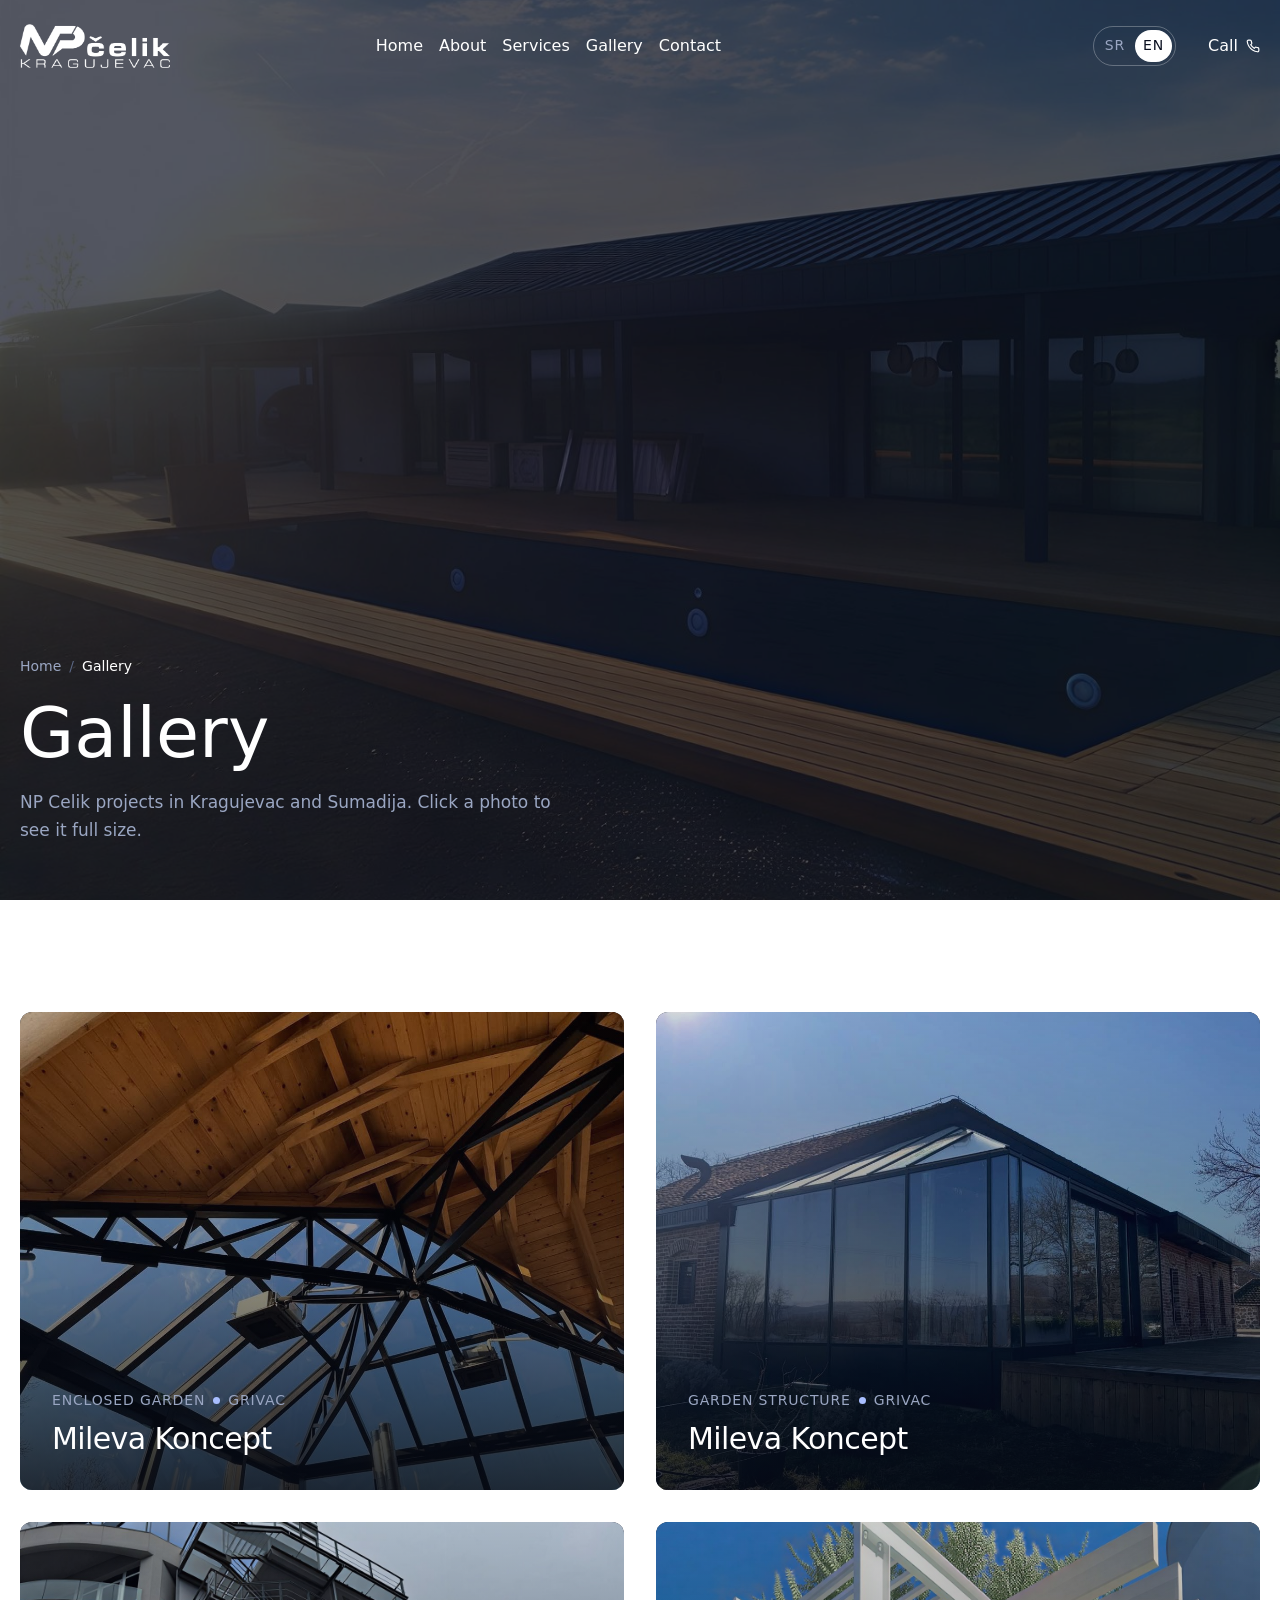
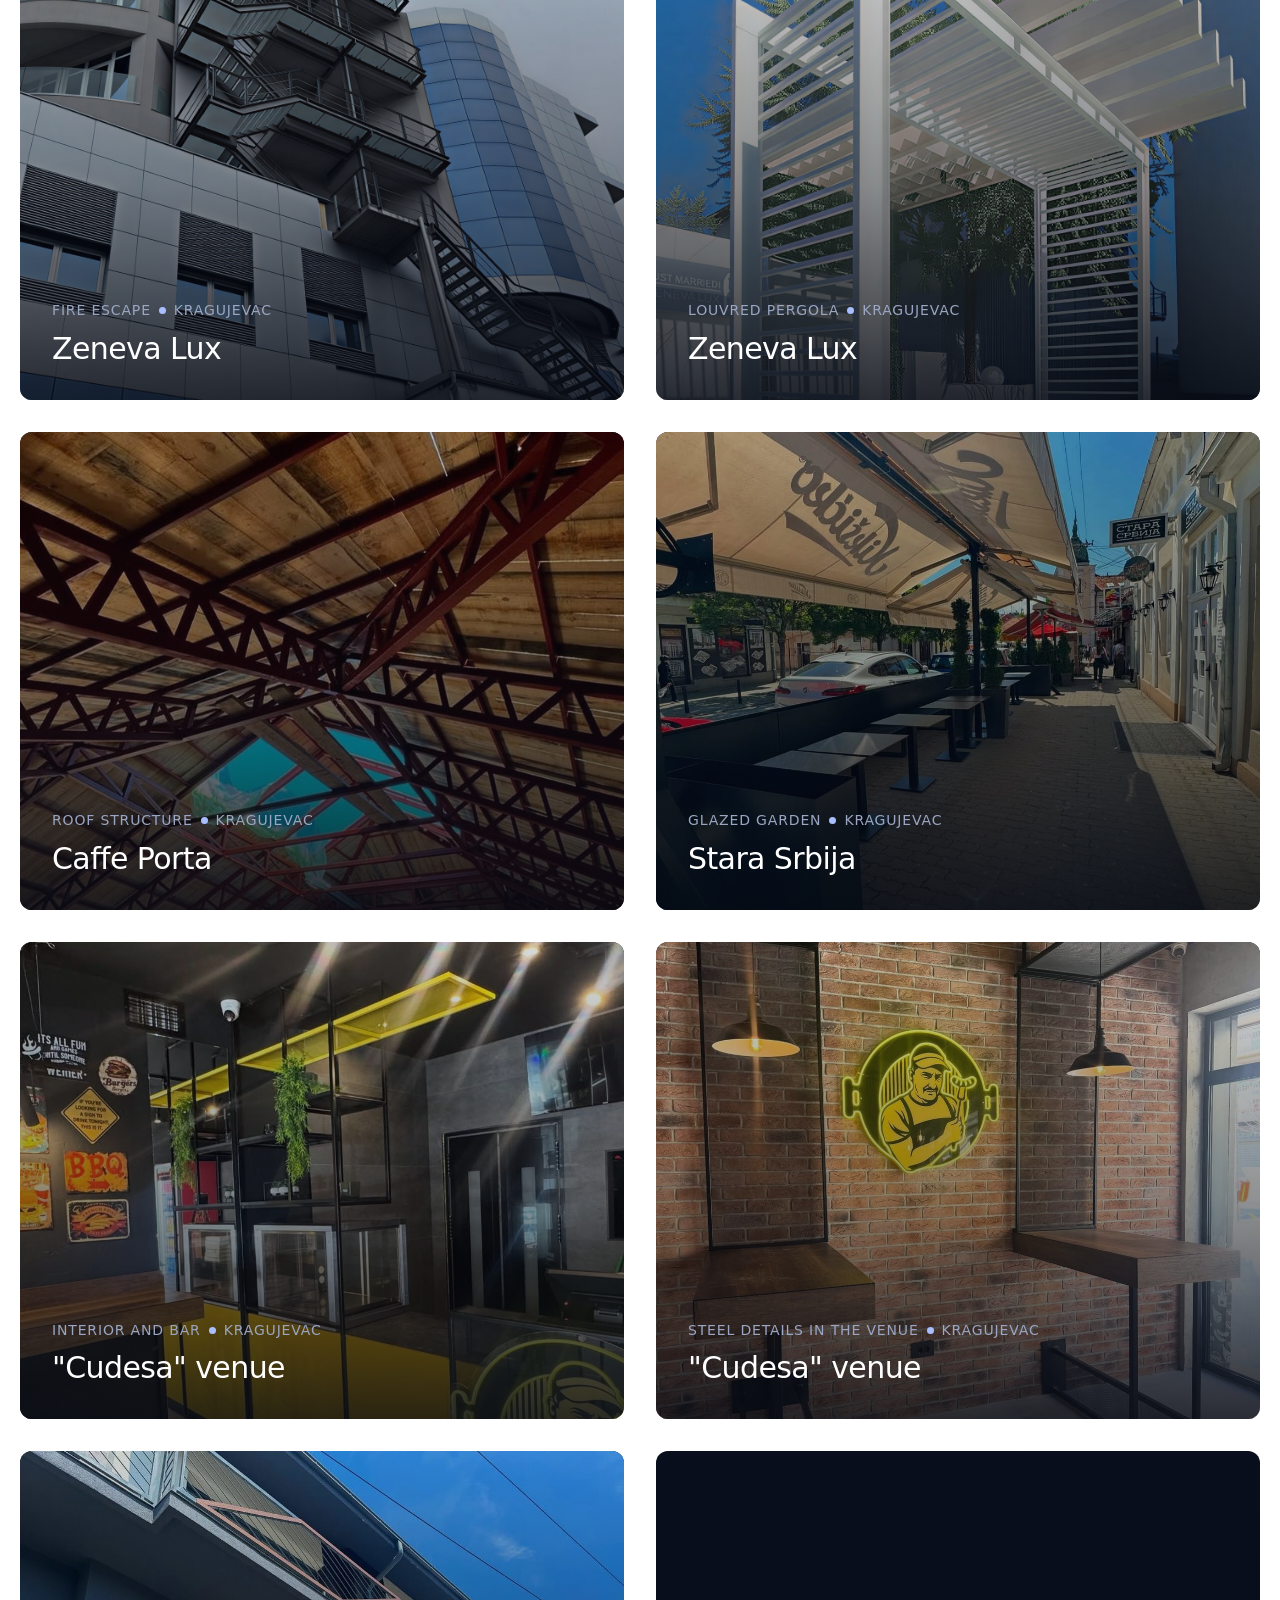
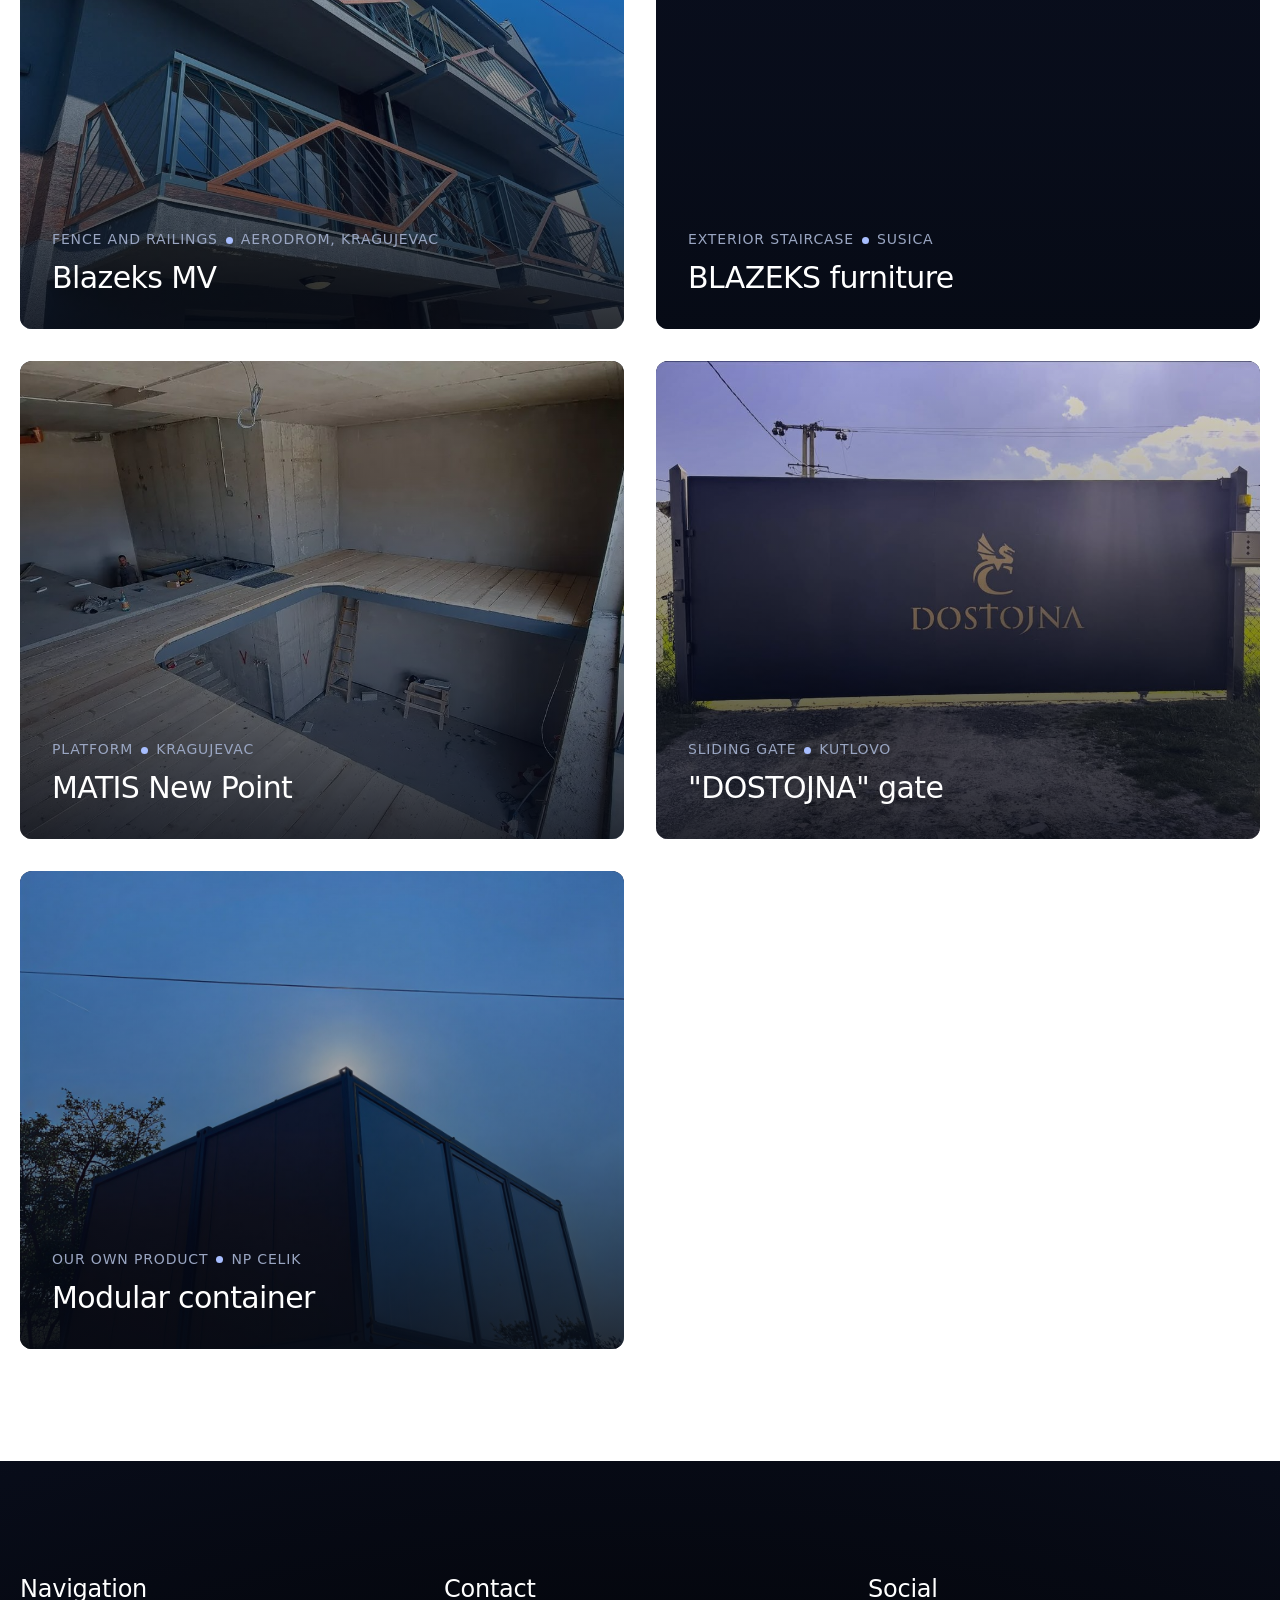
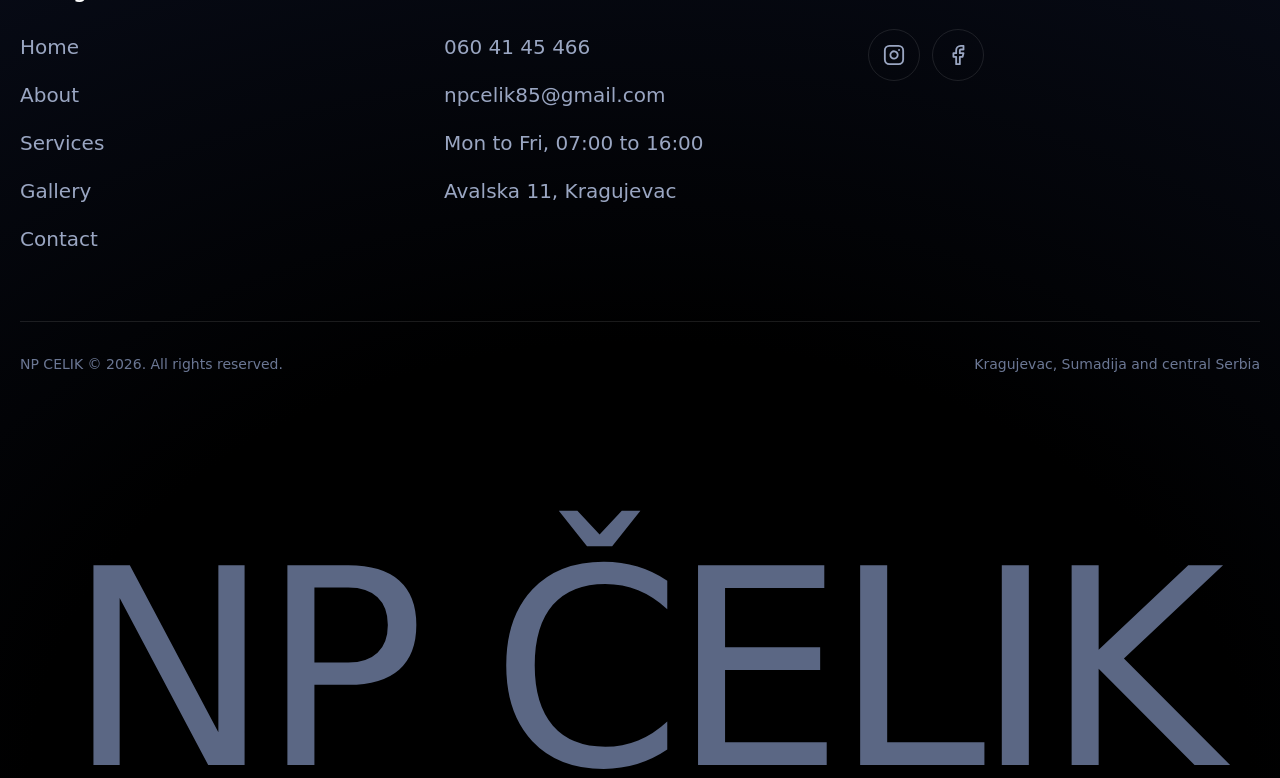
<file: site/galerija.html>
<!DOCTYPE html>
<html lang="sr-Latn-RS">
<head>
<meta charset="utf-8">
<meta name="viewport" content="width=device-width, initial-scale=1">
<title>Galerija radova | NP Čelik Kragujevac</title>
<meta name="description" content="Fotografije radova NP Čelika u Kragujevcu i Šumadiji: zatvorene bašte, stepeništa, kapije i ograde, platforme i modularni kontejneri.">
<meta name="geo.placename" content="Kragujevac">
<meta property="og:type" content="website">
<meta property="og:title" content="Galerija radova | NP Čelik Kragujevac">
<meta property="og:description" content="Fotografije radova NP Čelika u Kragujevcu i Šumadiji: zatvorene bašte, stepeništa, kapije i ograde, platforme i modularni kontejneri.">
<meta property="og:image" content="https://celik-np.vercel.app/assets/img/rad-05-montaza-na-terenu.jpg">
<!-- SEO: canonical, drustvene mreze i strukturirani podaci -->
<link rel="canonical" href="https://celik-np.vercel.app/galerija.html">
<meta property="og:url" content="https://celik-np.vercel.app/galerija.html">
<meta property="og:site_name" content="NP Čelik">
<meta property="og:locale" content="sr_RS">
<meta name="twitter:card" content="summary_large_image">
<meta name="twitter:title" content="Galerija radova | NP Čelik Kragujevac">
<meta name="twitter:description" content="Fotografije radova NP Čelika u Kragujevcu i Šumadiji: zatvorene bašte, stepeništa, kapije i ograde, platforme i modularni kontejneri.">
<meta name="twitter:image" content="https://celik-np.vercel.app/assets/img/rad-05-montaza-na-terenu.jpg">
<!-- /SEO -->
<link rel="icon" href="assets/img/favicon.ico" sizes="any">
<link rel="icon" href="assets/img/favicon-32.png" type="image/png" sizes="32x32">
<link rel="apple-touch-icon" href="assets/img/apple-touch-icon.png">
<link rel="preconnect" href="https://fonts.googleapis.com">
<link rel="preconnect" href="https://fonts.gstatic.com" crossorigin>
<link rel="stylesheet" href="css/tokens.css?v=2e022fcb">
<link rel="stylesheet" href="css/styles.css?v=199bbe2f">
<link rel="stylesheet" href="css/stranice.css?v=e9914ba0">
</head>
<body>
<a class="skip-link" href="#main">Preskoči na sadržaj</a>

<!-- ==========================================================================
     SVG SPRITE  /  sve ikone na jednom mestu
     Lucide stil, stroke 2, currentColor. Bez emodzija.
     ========================================================================== -->
<svg width="0" height="0" style="position:absolute" aria-hidden="true" focusable="false">
  <symbol id="i-factory" viewBox="0 0 24 24" fill="none" stroke="currentColor" stroke-width="2" stroke-linecap="round" stroke-linejoin="round">
    <path d="M2 20a2 2 0 0 0 2 2h16a2 2 0 0 0 2-2V8l-7 5V8l-7 5V4a2 2 0 0 0-2-2H4a2 2 0 0 0-2 2Z"/><path d="M17 18h1"/><path d="M12 18h1"/><path d="M7 18h1"/>
  </symbol>
  <symbol id="i-hardhat" viewBox="0 0 24 24" fill="none" stroke="currentColor" stroke-width="2" stroke-linecap="round" stroke-linejoin="round">
    <path d="M2 18a1 1 0 0 0 1 1h18a1 1 0 0 0 1-1v-2a1 1 0 0 0-1-1H3a1 1 0 0 0-1 1v2z"/><path d="M10 10V5a1 1 0 0 1 1-1h2a1 1 0 0 1 1 1v5"/><path d="M4 15v-3a6 6 0 0 1 6-6"/><path d="M14 6a6 6 0 0 1 6 6v3"/>
  </symbol>
  <symbol id="i-flame" viewBox="0 0 24 24" fill="none" stroke="currentColor" stroke-width="2" stroke-linecap="round" stroke-linejoin="round">
    <path d="M8.5 14.5A2.5 2.5 0 0 0 11 12c0-1.38-.5-2-1-3-1.07-2.14-.22-4.05 2-6 .5 2.5 2 4.9 4 6.5 2 1.6 3 3.5 3 5.5a7 7 0 1 1-14 0c0-1.15.43-2.29 1-3a2.5 2.5 0 0 0 2.5 2.5z"/>
  </symbol>
  <symbol id="i-warehouse" viewBox="0 0 24 24" fill="none" stroke="currentColor" stroke-width="2" stroke-linecap="round" stroke-linejoin="round">
    <path d="M22 8.35V20a2 2 0 0 1-2 2H4a2 2 0 0 1-2-2V8.35A2 2 0 0 1 3.26 6.5l8-3.2a2 2 0 0 1 1.48 0l8 3.2A2 2 0 0 1 22 8.35Z"/><path d="M6 18h12"/><path d="M6 14h12"/><path d="M6 10h12v12H6z"/>
  </symbol>
  <!-- Gola kvacica. Konstra je koristi u krugu, ispred svake stavke
       obima posla. Stroke 2.5 kao na originalu. -->
  <symbol id="i-check" viewBox="0 0 24 24" fill="none" stroke="currentColor" stroke-width="2.5" stroke-linecap="round" stroke-linejoin="round">
    <path d="m4 12 6 6L20 6"/>
  </symbol>
  <symbol id="i-badge-check" viewBox="0 0 24 24" fill="none" stroke="currentColor" stroke-width="2" stroke-linecap="round" stroke-linejoin="round">
    <path d="M3.85 8.62a4 4 0 0 1 4.78-4.77 4 4 0 0 1 6.74 0 4 4 0 0 1 4.78 4.78 4 4 0 0 1 0 6.74 4 4 0 0 1-4.77 4.78 4 4 0 0 1-6.75 0 4 4 0 0 1-4.78-4.77 4 4 0 0 1 0-6.76Z"/><path d="m9 12 2 2 4-4"/>
  </symbol>
  <symbol id="i-clock" viewBox="0 0 24 24" fill="none" stroke="currentColor" stroke-width="2" stroke-linecap="round" stroke-linejoin="round">
    <circle cx="12" cy="12" r="10"/><path d="M12 6v6l4 2"/>
  </symbol>
  <symbol id="i-cog" viewBox="0 0 24 24" fill="none" stroke="currentColor" stroke-width="2" stroke-linecap="round" stroke-linejoin="round">
    <path d="M12.22 2h-.44a2 2 0 0 0-2 2v.18a2 2 0 0 1-1 1.73l-.43.25a2 2 0 0 1-2 0l-.15-.08a2 2 0 0 0-2.73.73l-.22.38a2 2 0 0 0 .73 2.73l.15.1a2 2 0 0 1 1 1.72v.51a2 2 0 0 1-1 1.74l-.15.09a2 2 0 0 0-.73 2.73l.22.38a2 2 0 0 0 2.73.73l.15-.08a2 2 0 0 1 2 0l.43.25a2 2 0 0 1 1 1.73V20a2 2 0 0 0 2 2h.44a2 2 0 0 0 2-2v-.18a2 2 0 0 1 1-1.73l.43-.25a2 2 0 0 1 2 0l.15.08a2 2 0 0 0 2.73-.73l.22-.39a2 2 0 0 0-.73-2.73l-.15-.08a2 2 0 0 1-1-1.74v-.5a2 2 0 0 1 1-1.74l.15-.09a2 2 0 0 0 .73-2.73l-.22-.38a2 2 0 0 0-2.73-.73l-.15.08a2 2 0 0 1-2 0l-.43-.25a2 2 0 0 1-1-1.73V4a2 2 0 0 0-2-2z"/><circle cx="12" cy="12" r="3"/>
  </symbol>
  <symbol id="i-ruler" viewBox="0 0 24 24" fill="none" stroke="currentColor" stroke-width="2" stroke-linecap="round" stroke-linejoin="round">
    <path d="M21.3 15.3a2.4 2.4 0 0 1 0 3.4l-2.6 2.6a2.4 2.4 0 0 1-3.4 0L2.7 8.7a2.41 2.41 0 0 1 0-3.4l2.6-2.6a2.41 2.41 0 0 1 3.4 0Z"/><path d="m14.5 12.5 2-2"/><path d="m11.5 9.5 2-2"/><path d="m8.5 6.5 2-2"/><path d="m17.5 15.5 2-2"/>
  </symbol>
  <symbol id="i-calendar-check" viewBox="0 0 24 24" fill="none" stroke="currentColor" stroke-width="2" stroke-linecap="round" stroke-linejoin="round">
    <path d="M8 2v4"/><path d="M16 2v4"/><rect width="18" height="18" x="3" y="4" rx="2"/><path d="M3 10h18"/><path d="m9 16 2 2 4-4"/>
  </symbol>
  <symbol id="i-phone" viewBox="0 0 24 24" fill="none" stroke="currentColor" stroke-width="2" stroke-linecap="round" stroke-linejoin="round">
    <path d="M22 16.92v3a2 2 0 0 1-2.18 2 19.79 19.79 0 0 1-8.63-3.07 19.5 19.5 0 0 1-6-6 19.79 19.79 0 0 1-3.07-8.67A2 2 0 0 1 4.11 2h3a2 2 0 0 1 2 1.72 12.84 12.84 0 0 0 .7 2.81 2 2 0 0 1-.45 2.11L8.09 9.91a16 16 0 0 0 6 6l1.27-1.27a2 2 0 0 1 2.11-.45 12.84 12.84 0 0 0 2.81.7A2 2 0 0 1 22 16.92z"/>
  </symbol>
  <symbol id="i-mail" viewBox="0 0 24 24" fill="none" stroke="currentColor" stroke-width="2" stroke-linecap="round" stroke-linejoin="round">
    <rect width="20" height="16" x="2" y="4" rx="2"/><path d="m22 7-8.97 5.7a1.94 1.94 0 0 1-2.06 0L2 7"/>
  </symbol>
  <!-- Dodato 10.08.2026. za polja u obrascu. Isti crtez kao lucide user
       i message-square, da se poklapa sa ostalima u ovom spisku. -->
  <symbol id="i-user" viewBox="0 0 24 24" fill="none" stroke="currentColor" stroke-width="2" stroke-linecap="round" stroke-linejoin="round">
    <path d="M19 21v-2a4 4 0 0 0-4-4H9a4 4 0 0 0-4 4v2"/><circle cx="12" cy="7" r="4"/>
  </symbol>
  <symbol id="i-message" viewBox="0 0 24 24" fill="none" stroke="currentColor" stroke-width="2" stroke-linecap="round" stroke-linejoin="round">
    <path d="M21 15a2 2 0 0 1-2 2H7l-4 4V5a2 2 0 0 1 2-2h14a2 2 0 0 1 2 2z"/>
  </symbol>
  <symbol id="i-pin" viewBox="0 0 24 24" fill="none" stroke="currentColor" stroke-width="2" stroke-linecap="round" stroke-linejoin="round">
    <path d="M20 10c0 6-8 12-8 12s-8-6-8-12a8 8 0 0 1 16 0Z"/><circle cx="12" cy="10" r="3"/>
  </symbol>
  <symbol id="i-instagram" viewBox="0 0 24 24" fill="none" stroke="currentColor" stroke-width="2" stroke-linecap="round" stroke-linejoin="round">
    <rect width="20" height="20" x="2" y="2" rx="5"/><path d="M16 11.37A4 4 0 1 1 12.63 8 4 4 0 0 1 16 11.37z"/><path d="M17.5 6.5h.01"/>
  </symbol>
  <symbol id="i-facebook" viewBox="0 0 24 24" fill="none" stroke="currentColor" stroke-width="2" stroke-linecap="round" stroke-linejoin="round">
    <path d="M18 2h-3a5 5 0 0 0-5 5v3H7v4h3v8h4v-8h3l1-4h-4V7a1 1 0 0 1 1-1h3z"/>
  </symbol>
  <symbol id="i-menu" viewBox="0 0 24 24" fill="none" stroke="currentColor" stroke-width="2" stroke-linecap="round" stroke-linejoin="round">
    <path d="M4 6h16"/><path d="M4 12h16"/><path d="M4 18h16"/>
  </symbol>
  <symbol id="i-close" viewBox="0 0 24 24" fill="none" stroke="currentColor" stroke-width="2" stroke-linecap="round" stroke-linejoin="round">
    <path d="M18 6 6 18"/><path d="m6 6 12 12"/>
  </symbol>
  <symbol id="i-arrow-right" viewBox="0 0 24 24" fill="none" stroke="currentColor" stroke-width="2" stroke-linecap="round" stroke-linejoin="round">
    <path d="M5 12h14"/><path d="m12 5 7 7-7 7"/>
  </symbol>
  <symbol id="i-arrow-up-right" viewBox="0 0 24 24" fill="none" stroke="currentColor" stroke-width="2" stroke-linecap="round" stroke-linejoin="round">
    <path d="M7 17 17 7"/><path d="M7 7h10v10"/>
  </symbol>
  <symbol id="i-star" viewBox="0 0 24 24" fill="currentColor" stroke="none">
    <path d="m12 2 2.9 6.26 6.85.7-5.1 4.6 1.44 6.72L12 16.9l-6.09 3.38 1.44-6.72-5.1-4.6 6.85-.7z"/>
  </symbol>
</svg>



<header class="header header--light" id="header">
  <div class="header__inner">

    <div class="header__brand-wrap">
      <a class="brand" href="index.html#hero" aria-label="NP Čelik, početna strana">
        <!-- [SLIKA: logo NP Čelik] Badge iz brand asseta. Puni lockup je hromiran
             i nestaje na svijetloj podlozi, pa ide badge + tekstualni wordmark. -->
        <img class="brand__badge" src="assets/img/logo-np-celik.png" alt="" width="470" height="139" aria-hidden="true">
      </a>

      <!-- Hamburger stoji uz logo samo na mobilnom, kao na originalu. -->
      <button class="menu-toggle" id="menu-toggle" type="button"
              aria-controls="nav" aria-expanded="false" aria-label="Otvorite meni">
        <svg class="menu-toggle__open"  aria-hidden="true" focusable="false"><use href="#i-menu"></use></svg>
        <svg class="menu-toggle__close" aria-hidden="true" focusable="false"><use href="#i-close"></use></svg>
      </button>
    </div>

    <nav class="nav" id="nav" data-open="false" aria-label="Glavna navigacija">
      <!-- Svaki link nosi tacku koja na hover ulazi s lijeva i gura natpis. -->
      <a class="nav__link" href="index.html#hero"><span class="nav__dot" aria-hidden="true"></span><span>Početna</span></a>
      <a class="nav__link" href="o-nama.html"><span class="nav__dot" aria-hidden="true"></span><span>O nama</span></a>
      <a class="nav__link" href="usluge.html"><span class="nav__dot" aria-hidden="true"></span><span>Usluge</span></a>
      <a class="nav__link" href="galerija.html"><span class="nav__dot" aria-hidden="true"></span><span>Galerija</span></a>
      <a class="nav__link" href="kontakt.html"><span class="nav__dot" aria-hidden="true"></span><span>Kontakt</span></a>
    </nav>

    <div class="header__actions">
      <div class="lang" role="group" aria-label="Jezik">
        <button class="lang__btn" type="button" data-jezik-prekidac="sr" aria-pressed="true">SR</button>
        <button class="lang__btn" type="button" data-jezik-prekidac="en" aria-pressed="false">EN</button>
      </div>

      <!-- Broj telefona je uklonjen iz zaglavlja na zahtjev, kao i na
           Konstri. Klik-na-poziv ostaje u CTA traci, kontaktu i podnozju.
           Napomena: ICP kaze da je prvi kontakt poziv i da broj treba
           iznad prevoja, pa ovo vrijedi pratiti kad sajt bude uzivo. -->
      <!-- Dugme vodi pravo na poziv, ne na kontakt sekciju. ICP kaze da
           prvi kontakt ide preko telefona i da broj mora iznad prevoja;
           ovim se to vraca, a da broj ne zauzima mjesto u traci. -->
      <a class="btn btn--bare header__cta" href="tel:0604145466" aria-label="Pozovite nas na 060 41 45 466">
        <span class="btn__label" data-roll>Pozovi</span>
        <span class="btn__icons" aria-hidden="true">
          <svg class="btn__icon"><use href="#i-phone"></use></svg>
          <svg class="btn__icon"><use href="#i-phone"></use></svg>
        </span>
      </a>
    </div>

  </div>
</header>

<div class="smenu" id="smenu" aria-hidden="true">
  <div class="smenu__layer smenu__layer--1" aria-hidden="true"></div>
  <div class="smenu__layer smenu__layer--2" aria-hidden="true"></div>

  <nav class="smenu__panel" aria-label="Glavna navigacija, mobilna">
    <ul class="smenu__list">
      <li class="smenu__row" style="--i: 0"><a class="smenu__item" href="index.html#hero"><span class="smenu__label">Početna</span><span class="smenu__num" aria-hidden="true">01</span></a></li>
      <li class="smenu__row" style="--i: 1"><a class="smenu__item" href="o-nama.html"><span class="smenu__label">O nama</span><span class="smenu__num" aria-hidden="true">02</span></a></li>
      <li class="smenu__row" style="--i: 2"><a class="smenu__item" href="usluge.html"><span class="smenu__label">Usluge</span><span class="smenu__num" aria-hidden="true">03</span></a></li>
      <li class="smenu__row" style="--i: 3"><a class="smenu__item" href="galerija.html"><span class="smenu__label">Galerija</span><span class="smenu__num" aria-hidden="true">04</span></a></li>
      <li class="smenu__row" style="--i: 4"><a class="smenu__item" href="kontakt.html"><span class="smenu__label">Kontakt</span><span class="smenu__num" aria-hidden="true">05</span></a></li>
    </ul>

    <a class="btn btn--sand smenu__cta" href="tel:0604145466">
      <span class="btn__label">Pozovite 060 41 45 466</span>
      <span class="btn__icons" aria-hidden="true">
        <svg class="btn__icon"><use href="#i-phone"></use></svg>
      </span>
    </a>

    <div class="smenu__social">
      <p class="smenu__social-title">Mreže</p>
      <ul class="smenu__social-list">
        <li style="--i: 0"><a class="smenu__social-link" href="https://www.instagram.com/celiknp/" target="_blank" rel="noopener noreferrer">Instagram</a></li>
        <li style="--i: 1"><a class="smenu__social-link" href="https://www.facebook.com/npcelikconstruction" target="_blank" rel="noopener noreferrer">Facebook</a></li>
      </ul>
    </div>
        <div class="lang lang--menu" role="group" aria-label="Jezik">
      <button class="lang__btn" type="button" data-jezik-prekidac="sr" aria-pressed="true">SR</button>
      <button class="lang__btn" type="button" data-jezik-prekidac="en" aria-pressed="false">EN</button>
    </div>
  </nav>
</div>




<main id="main">

  <section class="phero" aria-labelledby="phero-naslov">
    <figure class="phero__image">
      <img src="assets/img/deking-bazen-zalazak.jpg" alt="Deking uz bazen i metalna konstrukcija nadstrešnice, u zalazak sunca" fetchpriority="high" decoding="async">
    </figure>
    <div class="phero__overlay" aria-hidden="true"></div>

    <div class="phero__inner">
      <nav class="crumbs" aria-label="Putanja">
        <ol class="crumbs__list"><li class="crumbs__item"><a href="index.html">Početna</a></li><li class="crumbs__item" aria-current="page">Galerija</li></ol>
      </nav>
      <div class="phero__heading">
        <h1 class="phero__title" id="phero-naslov">Galerija</h1>
        <p class="phero__lead">Radovi NP Čelika u Kragujevcu i Šumadiji. Kliknite na fotografiju da je vidite u punoj veličini.</p>
      </div>
    </div>
  </section>

  <section class="gal" aria-label="Fotografije radova">
    <div class="gal__grid">
        <a class="gcard" href="assets/img/rad-05-montaza-na-terenu.jpg" data-lightbox data-reveal>
          <span class="gcard__media">
            <img src="assets/img/rad-05-montaza-na-terenu.jpg" alt="" width="1169" height="1558" loading="lazy" decoding="async">
          </span>
          <span class="gcard__veil" aria-hidden="true"></span>
          <span class="gcard__body">
            <span class="gcard__meta">
              <span>Zatvorena bašta</span>
              <span class="gcard__dot" aria-hidden="true"></span>
              <span>Grivac</span>
            </span>
            <span class="gcard__name">Mileva Koncept</span>
          </span>
          <span class="visually-hidden">Zatvorena bašta sa drvenom tavanicom, Mileva Koncept, Grivac</span>
        </a>

        <a class="gcard" href="assets/img/rad-skelet-industrijske-hale.jpg" data-lightbox data-reveal>
          <span class="gcard__media">
            <img src="assets/img/rad-skelet-industrijske-hale.jpg" alt="" width="1169" height="1558" loading="lazy" decoding="async">
          </span>
          <span class="gcard__veil" aria-hidden="true"></span>
          <span class="gcard__body">
            <span class="gcard__meta">
              <span>Konstrukcija bašte</span>
              <span class="gcard__dot" aria-hidden="true"></span>
              <span>Grivac</span>
            </span>
            <span class="gcard__name">Mileva Koncept</span>
          </span>
          <span class="visually-hidden">Metalna konstrukcija zatvorene bašte spolja, Mileva Koncept, Grivac</span>
        </a>

        <a class="gcard" href="assets/img/hero-radnici-zalazak.jpg" data-lightbox data-reveal>
          <span class="gcard__media">
            <img src="assets/img/hero-radnici-zalazak.jpg" alt="" width="1424" height="1774" loading="lazy" decoding="async">
          </span>
          <span class="gcard__veil" aria-hidden="true"></span>
          <span class="gcard__body">
            <span class="gcard__meta">
              <span>Protivpožarno stepenište</span>
              <span class="gcard__dot" aria-hidden="true"></span>
              <span>Kragujevac</span>
            </span>
            <span class="gcard__name">Ženeva Lux</span>
          </span>
          <span class="visually-hidden">Protivpožarno metalno stepenište, Ženeva Lux, Kragujevac</span>
        </a>

        <a class="gcard" href="assets/img/pergola-zeneva-lux.jpg" data-lightbox data-reveal>
          <span class="gcard__media">
            <img src="assets/img/pergola-zeneva-lux.jpg" alt="" width="1424" height="1424" loading="lazy" decoding="async">
          </span>
          <span class="gcard__veil" aria-hidden="true"></span>
          <span class="gcard__body">
            <span class="gcard__meta">
              <span>Pergola sa lamelama</span>
              <span class="gcard__dot" aria-hidden="true"></span>
              <span>Kragujevac</span>
            </span>
            <span class="gcard__name">Ženeva Lux</span>
          </span>
          <span class="visually-hidden">Bela pergola sa lamelama i vertikalnim rešetkama, Ženeva Lux</span>
        </a>

        <a class="gcard" href="assets/img/rad-04-detalj-spoja.jpg" data-lightbox data-reveal>
          <span class="gcard__media">
            <img src="assets/img/rad-04-detalj-spoja.jpg" alt="" width="768" height="1376" loading="lazy" decoding="async">
          </span>
          <span class="gcard__veil" aria-hidden="true"></span>
          <span class="gcard__body">
            <span class="gcard__meta">
              <span>Krovna konstrukcija</span>
              <span class="gcard__dot" aria-hidden="true"></span>
              <span>Kragujevac</span>
            </span>
            <span class="gcard__name">Caffe Porta</span>
          </span>
          <span class="visually-hidden">Krovne rešetke i noseća metalna konstrukcija, Caffe Porta</span>
        </a>

        <a class="gcard" href="assets/img/rad-nadstresnica-terasa.jpg" data-lightbox data-reveal>
          <span class="gcard__media">
            <img src="assets/img/rad-nadstresnica-terasa.jpg" alt="" width="1098" height="1463" loading="lazy" decoding="async">
          </span>
          <span class="gcard__veil" aria-hidden="true"></span>
          <span class="gcard__body">
            <span class="gcard__meta">
              <span>Zastakljena bašta</span>
              <span class="gcard__dot" aria-hidden="true"></span>
              <span>Kragujevac</span>
            </span>
            <span class="gcard__name">Stara Srbija</span>
          </span>
          <span class="visually-hidden">Zastakljena letnja bašta, kafana Stara Srbija</span>
        </a>

        <a class="gcard" href="assets/img/hero-celicna-konstrukcija.jpg" data-lightbox data-reveal>
          <span class="gcard__media">
            <img src="assets/img/hero-celicna-konstrukcija.jpg" alt="" width="1170" height="780" loading="lazy" decoding="async">
          </span>
          <span class="gcard__veil" aria-hidden="true"></span>
          <span class="gcard__body">
            <span class="gcard__meta">
              <span>Enterijer i šank</span>
              <span class="gcard__dot" aria-hidden="true"></span>
              <span>Kragujevac</span>
            </span>
            <span class="gcard__name">Lokal „Čudesa"</span>
          </span>
          <span class="visually-hidden">Metalni enterijer i šank, lokal Čudesa, Kragujevac</span>
        </a>

        <a class="gcard" href="assets/img/rad-poslovna-hala.jpg" data-lightbox data-reveal>
          <span class="gcard__media">
            <img src="assets/img/rad-poslovna-hala.jpg" alt="" width="1170" height="1170" loading="lazy" decoding="async">
          </span>
          <span class="gcard__veil" aria-hidden="true"></span>
          <span class="gcard__body">
            <span class="gcard__meta">
              <span>Metalni detalji u lokalu</span>
              <span class="gcard__dot" aria-hidden="true"></span>
              <span>Kragujevac</span>
            </span>
            <span class="gcard__name">Lokal „Čudesa"</span>
          </span>
          <span class="visually-hidden">Metalni detalji i konstrukcija u lokalu Čudesa</span>
        </a>

        <a class="gcard" href="assets/img/rad-nadstresnica-solarni-jesenice.jpg" data-lightbox data-reveal>
          <span class="gcard__media">
            <img src="assets/img/rad-nadstresnica-solarni-jesenice.jpg" alt="" width="993" height="878" loading="lazy" decoding="async">
          </span>
          <span class="gcard__veil" aria-hidden="true"></span>
          <span class="gcard__body">
            <span class="gcard__meta">
              <span>Ograda i gelenderi</span>
              <span class="gcard__dot" aria-hidden="true"></span>
              <span>Aerodrom, Kragujevac</span>
            </span>
            <span class="gcard__name">Blazeks MV</span>
          </span>
          <span class="visually-hidden">Ograda obložena kompaktom sa gelenderima, Blazeks MV</span>
        </a>

        <a class="gcard" href="assets/img/rad-06-nadstresnica-garaza.jpg" data-lightbox data-reveal>
          <span class="gcard__media">
            <img src="assets/img/rad-06-nadstresnica-garaza.jpg" alt="" width="1169" height="1558" loading="lazy" decoding="async">
          </span>
          <span class="gcard__veil" aria-hidden="true"></span>
          <span class="gcard__body">
            <span class="gcard__meta">
              <span>Spoljno stepenište</span>
              <span class="gcard__dot" aria-hidden="true"></span>
              <span>Sušica</span>
            </span>
            <span class="gcard__name">BLAŽEKS nameštaj</span>
          </span>
          <span class="visually-hidden">Spoljno metalno stepenište, BLAŽEKS nameštaj, Sušica</span>
        </a>

        <a class="gcard" href="assets/img/proces-skelet-hale.jpg" data-lightbox data-reveal>
          <span class="gcard__media">
            <img src="assets/img/proces-skelet-hale.jpg" alt="" width="988" height="1170" loading="lazy" decoding="async">
          </span>
          <span class="gcard__veil" aria-hidden="true"></span>
          <span class="gcard__body">
            <span class="gcard__meta">
              <span>Platforma</span>
              <span class="gcard__dot" aria-hidden="true"></span>
              <span>Kragujevac</span>
            </span>
            <span class="gcard__name">MATIS New Point</span>
          </span>
          <span class="visually-hidden">Metalna konstrukcija platforme sa daskom 50 mm, MATIS New Point</span>
        </a>

        <a class="gcard" href="assets/img/rad-01-celicna-hala.jpg" data-lightbox data-reveal>
          <span class="gcard__media">
            <img src="assets/img/rad-01-celicna-hala.jpg" alt="" width="1169" height="878" loading="lazy" decoding="async">
          </span>
          <span class="gcard__veil" aria-hidden="true"></span>
          <span class="gcard__body">
            <span class="gcard__meta">
              <span>Klizna kapija</span>
              <span class="gcard__dot" aria-hidden="true"></span>
              <span>Kutlovo</span>
            </span>
            <span class="gcard__name">Kapija „DOSTOJNA"</span>
          </span>
          <span class="visually-hidden">Dekorativna klizna kapija DOSTOJNA, Kutlovo</span>
        </a>

        <a class="gcard" href="assets/img/modularni-kontejner-zora.jpg" data-lightbox data-reveal>
          <span class="gcard__media">
            <img src="assets/img/modularni-kontejner-zora.jpg" alt="" width="1456" height="1456" loading="lazy" decoding="async">
          </span>
          <span class="gcard__veil" aria-hidden="true"></span>
          <span class="gcard__body">
            <span class="gcard__meta">
              <span>Sopstveni proizvod</span>
              <span class="gcard__dot" aria-hidden="true"></span>
              <span>NP Čelik</span>
            </span>
            <span class="gcard__name">Modularni kontejner</span>
          </span>
          <span class="visually-hidden">Modularni kontejner NP Čelika sa zastakljenom stranom</span>
        </a>
    </div>
  </section>

</main>

<footer class="footer" id="footer">
  <div class="footer__container">

    <!-- Gornji blok (naslov, podnaslov i dugme Zatrazite ponudu) je
         sklonjen 09.08.2026. na zahtjev. Isti poziv na akciju vec stoji
         u sekciji Kontakt neposredno iznad, pa je ovdje bio dupliran. -->

    <div class="footer__cols">

      <nav class="footer__col" aria-label="Navigacija u podnožju">
        <p class="footer__heading">Navigacija</p>
        <div class="footer__nav">
          <a class="footer__link" href="index.html#hero">Početna</a>
          <a class="footer__link" href="o-nama.html">O nama</a>
          <a class="footer__link" href="usluge.html">Usluge</a>
          <a class="footer__link" href="galerija.html">Galerija</a>
          <a class="footer__link" href="kontakt.html">Kontakt</a>
        </div>
      </nav>

      <div class="footer__col">
        <p class="footer__heading">Kontakt</p>
        <div class="footer__nav">
          <a class="footer__link" href="tel:0604145466">060 41 45 466</a>
          <a class="footer__link" href="mailto:npcelik85@gmail.com">npcelik85@gmail.com</a>
          <p class="footer__link">Pon–pet, 07–16h</p>
          <address class="footer__link footer__link--plain">Avalska 11, Kragujevac</address>
        </div>
      </div>

      <div class="footer__col">
        <p class="footer__heading">Mreže</p>
        <div class="social">
          <a class="social__link" href="https://www.instagram.com/celiknp/"
             target="_blank" rel="noopener noreferrer" aria-label="NP Čelik na Instagramu">
            <svg aria-hidden="true" focusable="false"><use href="#i-instagram"></use></svg>
          </a>
          <a class="social__link" href="https://www.facebook.com/npcelikconstruction"
             target="_blank" rel="noopener noreferrer" aria-label="NP Čelik na Facebooku">
            <svg aria-hidden="true" focusable="false"><use href="#i-facebook"></use></svg>
          </a>
        </div>
      </div>

    </div>

    <div class="footer__legal">
      <p>NP ČELIK &copy; 2026. Sva prava zadržana.</p>
      <p>Kragujevac, Šumadija i centralna Srbija</p>
    </div>

  </div>

  <!-- Ogroman wordmark preko cijele sirine, kao na originalu.
       aria-hidden jer je ukras: ime firme vec stoji u zaglavlju. -->
  <div class="footer__wordmark" aria-hidden="true">NP ČELIK</div>
</footer>
<script src="js/prevod.js?v=6ffe9566" defer></script>
<script src="js/jezik.js?v=ffe7c131" defer></script>
<!-- Pregled fotografije referenci. Isti markup i ista skripta kao na pocetnoj. -->
<div class="lightbox" id="lightbox" hidden role="dialog" aria-modal="true" aria-label="Pregled fotografije">
  <button class="lightbox__close" type="button" aria-label="Zatvorite pregled">
    <svg aria-hidden="true" focusable="false"><use href="#i-close"></use></svg>
  </button>
  <img class="lightbox__img" alt="">
</div>

<script src="js/main.js?v=c156dd01" defer></script>

</body>
</html>
</file>
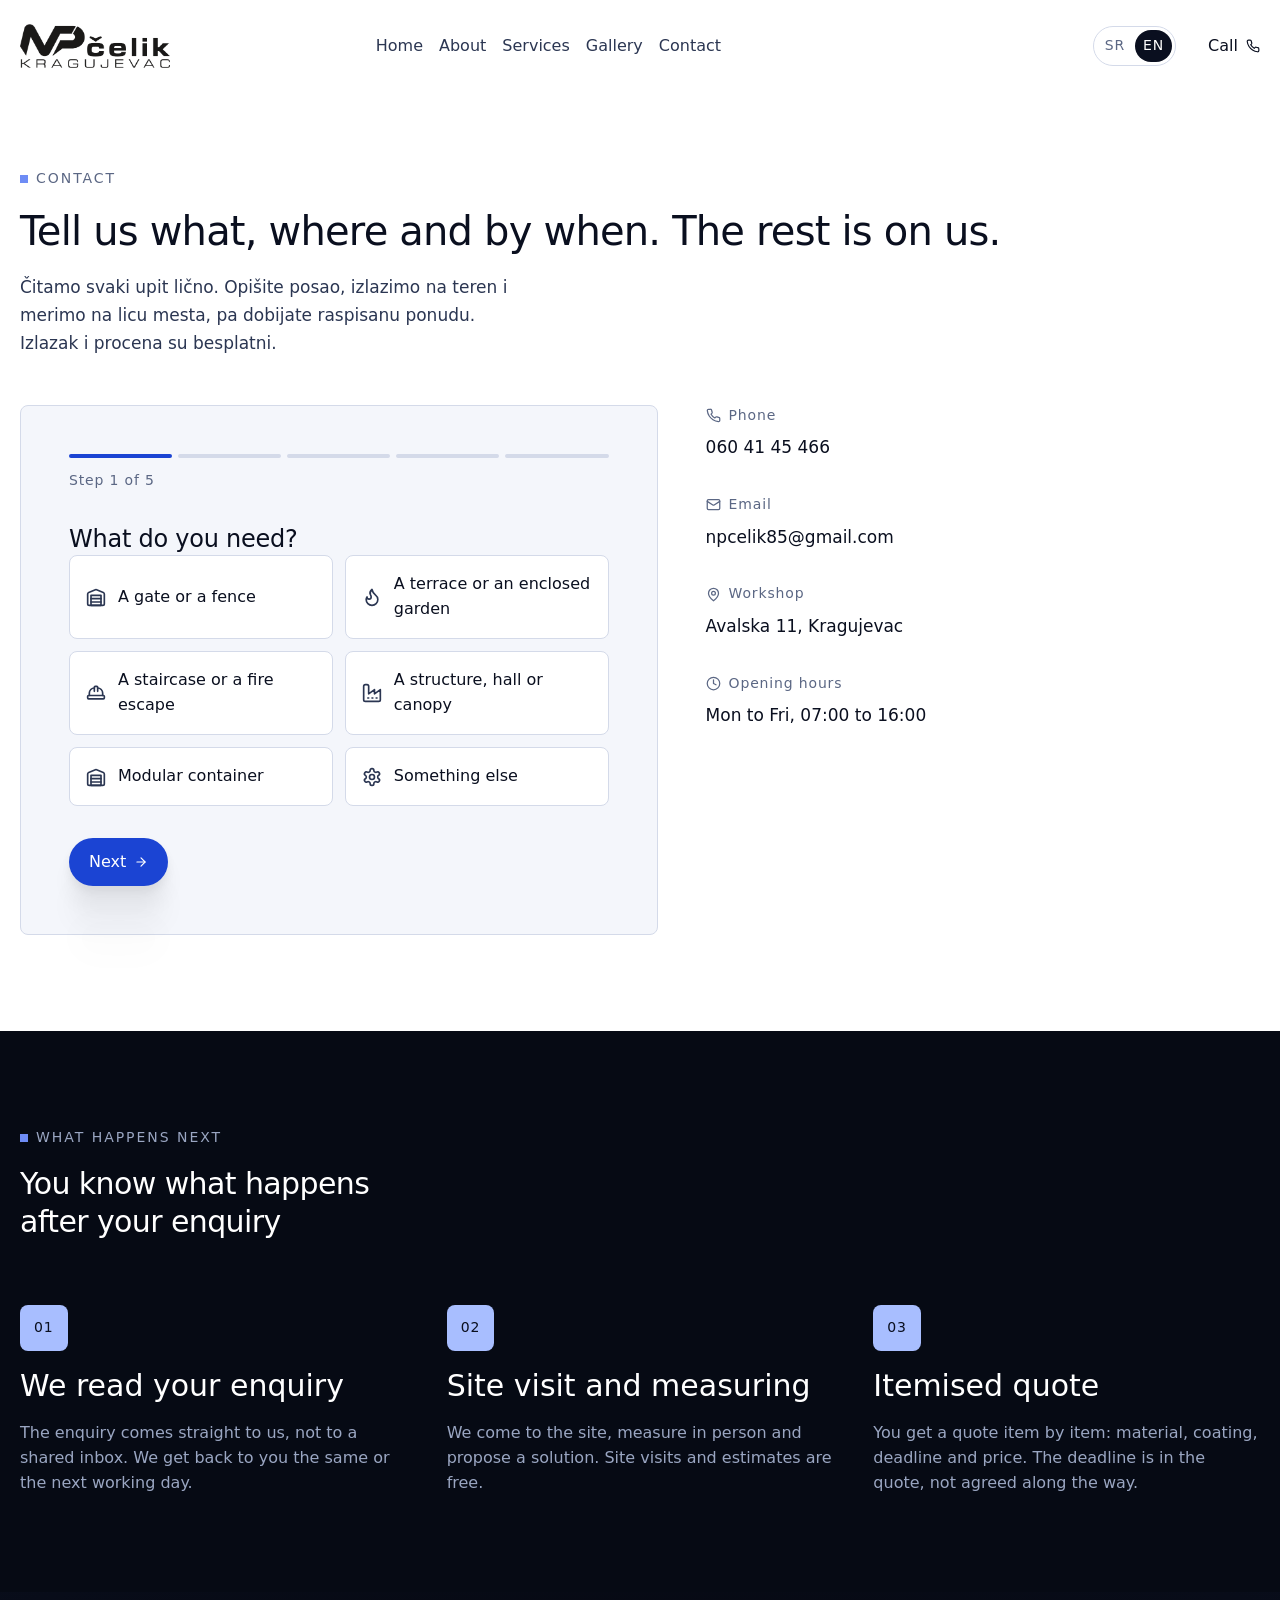
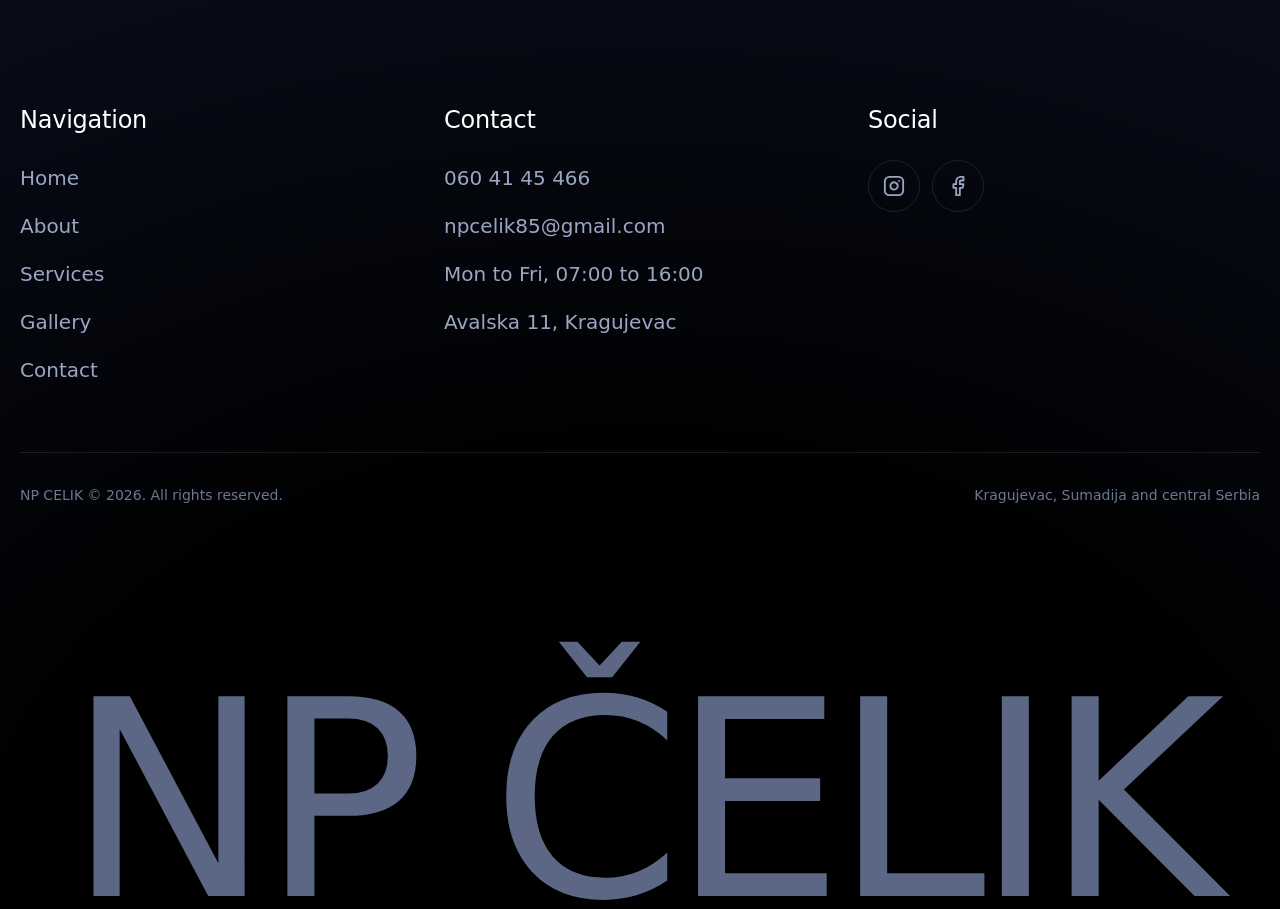
<file: site/kontakt.html>
<!DOCTYPE html>
<html lang="sr-Latn-RS">
<head>
<meta charset="utf-8">
<meta name="viewport" content="width=device-width, initial-scale=1">
<title>Kontakt | NP Čelik Kragujevac</title>
<meta name="description" content="Pozovite 060 41 45 466 ili pošaljite upit kroz obrazac. Radionica je na Avalskoj 11 u Kragujevcu, radnim danima od 07 do 16h. Procena je besplatna.">
<meta name="geo.placename" content="Kragujevac">
<meta property="og:type" content="website">
<meta property="og:title" content="Kontakt | NP Čelik Kragujevac">
<meta property="og:description" content="Pozovite 060 41 45 466 ili pošaljite upit kroz obrazac. Radionica je na Avalskoj 11 u Kragujevcu, radnim danima od 07 do 16h. Procena je besplatna.">
<meta property="og:image" content="https://celik-np.vercel.app/assets/img/rad-01-celicna-hala.jpg">
<!-- SEO: canonical, drustvene mreze i strukturirani podaci -->
<link rel="canonical" href="https://celik-np.vercel.app/kontakt.html">
<meta property="og:url" content="https://celik-np.vercel.app/kontakt.html">
<meta property="og:site_name" content="NP Čelik">
<meta property="og:locale" content="sr_RS">
<meta name="twitter:card" content="summary_large_image">
<meta name="twitter:title" content="Kontakt | NP Čelik Kragujevac">
<meta name="twitter:description" content="Pozovite 060 41 45 466 ili pošaljite upit kroz obrazac. Radionica je na Avalskoj 11 u Kragujevcu, radnim danima od 07 do 16h. Procena je besplatna.">
<meta name="twitter:image" content="https://celik-np.vercel.app/assets/img/rad-01-celicna-hala.jpg">
<!-- /SEO -->
<link rel="icon" href="assets/img/favicon.ico" sizes="any">
<link rel="icon" href="assets/img/favicon-32.png" type="image/png" sizes="32x32">
<link rel="apple-touch-icon" href="assets/img/apple-touch-icon.png">
<link rel="preconnect" href="https://fonts.googleapis.com">
<link rel="preconnect" href="https://fonts.gstatic.com" crossorigin>
<link rel="stylesheet" href="css/tokens.css?v=2e022fcb">
<link rel="stylesheet" href="css/styles.css?v=199bbe2f">
<link rel="stylesheet" href="css/stranice.css?v=e9914ba0">
</head>
<body>
<a class="skip-link" href="#main">Preskoči na sadržaj</a>

<!-- ==========================================================================
     SVG SPRITE  /  sve ikone na jednom mestu
     Lucide stil, stroke 2, currentColor. Bez emodzija.
     ========================================================================== -->
<svg width="0" height="0" style="position:absolute" aria-hidden="true" focusable="false">
  <symbol id="i-factory" viewBox="0 0 24 24" fill="none" stroke="currentColor" stroke-width="2" stroke-linecap="round" stroke-linejoin="round">
    <path d="M2 20a2 2 0 0 0 2 2h16a2 2 0 0 0 2-2V8l-7 5V8l-7 5V4a2 2 0 0 0-2-2H4a2 2 0 0 0-2 2Z"/><path d="M17 18h1"/><path d="M12 18h1"/><path d="M7 18h1"/>
  </symbol>
  <symbol id="i-hardhat" viewBox="0 0 24 24" fill="none" stroke="currentColor" stroke-width="2" stroke-linecap="round" stroke-linejoin="round">
    <path d="M2 18a1 1 0 0 0 1 1h18a1 1 0 0 0 1-1v-2a1 1 0 0 0-1-1H3a1 1 0 0 0-1 1v2z"/><path d="M10 10V5a1 1 0 0 1 1-1h2a1 1 0 0 1 1 1v5"/><path d="M4 15v-3a6 6 0 0 1 6-6"/><path d="M14 6a6 6 0 0 1 6 6v3"/>
  </symbol>
  <symbol id="i-flame" viewBox="0 0 24 24" fill="none" stroke="currentColor" stroke-width="2" stroke-linecap="round" stroke-linejoin="round">
    <path d="M8.5 14.5A2.5 2.5 0 0 0 11 12c0-1.38-.5-2-1-3-1.07-2.14-.22-4.05 2-6 .5 2.5 2 4.9 4 6.5 2 1.6 3 3.5 3 5.5a7 7 0 1 1-14 0c0-1.15.43-2.29 1-3a2.5 2.5 0 0 0 2.5 2.5z"/>
  </symbol>
  <symbol id="i-warehouse" viewBox="0 0 24 24" fill="none" stroke="currentColor" stroke-width="2" stroke-linecap="round" stroke-linejoin="round">
    <path d="M22 8.35V20a2 2 0 0 1-2 2H4a2 2 0 0 1-2-2V8.35A2 2 0 0 1 3.26 6.5l8-3.2a2 2 0 0 1 1.48 0l8 3.2A2 2 0 0 1 22 8.35Z"/><path d="M6 18h12"/><path d="M6 14h12"/><path d="M6 10h12v12H6z"/>
  </symbol>
  <!-- Gola kvacica. Konstra je koristi u krugu, ispred svake stavke
       obima posla. Stroke 2.5 kao na originalu. -->
  <symbol id="i-check" viewBox="0 0 24 24" fill="none" stroke="currentColor" stroke-width="2.5" stroke-linecap="round" stroke-linejoin="round">
    <path d="m4 12 6 6L20 6"/>
  </symbol>
  <symbol id="i-badge-check" viewBox="0 0 24 24" fill="none" stroke="currentColor" stroke-width="2" stroke-linecap="round" stroke-linejoin="round">
    <path d="M3.85 8.62a4 4 0 0 1 4.78-4.77 4 4 0 0 1 6.74 0 4 4 0 0 1 4.78 4.78 4 4 0 0 1 0 6.74 4 4 0 0 1-4.77 4.78 4 4 0 0 1-6.75 0 4 4 0 0 1-4.78-4.77 4 4 0 0 1 0-6.76Z"/><path d="m9 12 2 2 4-4"/>
  </symbol>
  <symbol id="i-clock" viewBox="0 0 24 24" fill="none" stroke="currentColor" stroke-width="2" stroke-linecap="round" stroke-linejoin="round">
    <circle cx="12" cy="12" r="10"/><path d="M12 6v6l4 2"/>
  </symbol>
  <symbol id="i-cog" viewBox="0 0 24 24" fill="none" stroke="currentColor" stroke-width="2" stroke-linecap="round" stroke-linejoin="round">
    <path d="M12.22 2h-.44a2 2 0 0 0-2 2v.18a2 2 0 0 1-1 1.73l-.43.25a2 2 0 0 1-2 0l-.15-.08a2 2 0 0 0-2.73.73l-.22.38a2 2 0 0 0 .73 2.73l.15.1a2 2 0 0 1 1 1.72v.51a2 2 0 0 1-1 1.74l-.15.09a2 2 0 0 0-.73 2.73l.22.38a2 2 0 0 0 2.73.73l.15-.08a2 2 0 0 1 2 0l.43.25a2 2 0 0 1 1 1.73V20a2 2 0 0 0 2 2h.44a2 2 0 0 0 2-2v-.18a2 2 0 0 1 1-1.73l.43-.25a2 2 0 0 1 2 0l.15.08a2 2 0 0 0 2.73-.73l.22-.39a2 2 0 0 0-.73-2.73l-.15-.08a2 2 0 0 1-1-1.74v-.5a2 2 0 0 1 1-1.74l.15-.09a2 2 0 0 0 .73-2.73l-.22-.38a2 2 0 0 0-2.73-.73l-.15.08a2 2 0 0 1-2 0l-.43-.25a2 2 0 0 1-1-1.73V4a2 2 0 0 0-2-2z"/><circle cx="12" cy="12" r="3"/>
  </symbol>
  <symbol id="i-ruler" viewBox="0 0 24 24" fill="none" stroke="currentColor" stroke-width="2" stroke-linecap="round" stroke-linejoin="round">
    <path d="M21.3 15.3a2.4 2.4 0 0 1 0 3.4l-2.6 2.6a2.4 2.4 0 0 1-3.4 0L2.7 8.7a2.41 2.41 0 0 1 0-3.4l2.6-2.6a2.41 2.41 0 0 1 3.4 0Z"/><path d="m14.5 12.5 2-2"/><path d="m11.5 9.5 2-2"/><path d="m8.5 6.5 2-2"/><path d="m17.5 15.5 2-2"/>
  </symbol>
  <symbol id="i-calendar-check" viewBox="0 0 24 24" fill="none" stroke="currentColor" stroke-width="2" stroke-linecap="round" stroke-linejoin="round">
    <path d="M8 2v4"/><path d="M16 2v4"/><rect width="18" height="18" x="3" y="4" rx="2"/><path d="M3 10h18"/><path d="m9 16 2 2 4-4"/>
  </symbol>
  <symbol id="i-phone" viewBox="0 0 24 24" fill="none" stroke="currentColor" stroke-width="2" stroke-linecap="round" stroke-linejoin="round">
    <path d="M22 16.92v3a2 2 0 0 1-2.18 2 19.79 19.79 0 0 1-8.63-3.07 19.5 19.5 0 0 1-6-6 19.79 19.79 0 0 1-3.07-8.67A2 2 0 0 1 4.11 2h3a2 2 0 0 1 2 1.72 12.84 12.84 0 0 0 .7 2.81 2 2 0 0 1-.45 2.11L8.09 9.91a16 16 0 0 0 6 6l1.27-1.27a2 2 0 0 1 2.11-.45 12.84 12.84 0 0 0 2.81.7A2 2 0 0 1 22 16.92z"/>
  </symbol>
  <symbol id="i-mail" viewBox="0 0 24 24" fill="none" stroke="currentColor" stroke-width="2" stroke-linecap="round" stroke-linejoin="round">
    <rect width="20" height="16" x="2" y="4" rx="2"/><path d="m22 7-8.97 5.7a1.94 1.94 0 0 1-2.06 0L2 7"/>
  </symbol>
  <!-- Dodato 10.08.2026. za polja u obrascu. Isti crtez kao lucide user
       i message-square, da se poklapa sa ostalima u ovom spisku. -->
  <symbol id="i-user" viewBox="0 0 24 24" fill="none" stroke="currentColor" stroke-width="2" stroke-linecap="round" stroke-linejoin="round">
    <path d="M19 21v-2a4 4 0 0 0-4-4H9a4 4 0 0 0-4 4v2"/><circle cx="12" cy="7" r="4"/>
  </symbol>
  <symbol id="i-message" viewBox="0 0 24 24" fill="none" stroke="currentColor" stroke-width="2" stroke-linecap="round" stroke-linejoin="round">
    <path d="M21 15a2 2 0 0 1-2 2H7l-4 4V5a2 2 0 0 1 2-2h14a2 2 0 0 1 2 2z"/>
  </symbol>
  <symbol id="i-pin" viewBox="0 0 24 24" fill="none" stroke="currentColor" stroke-width="2" stroke-linecap="round" stroke-linejoin="round">
    <path d="M20 10c0 6-8 12-8 12s-8-6-8-12a8 8 0 0 1 16 0Z"/><circle cx="12" cy="10" r="3"/>
  </symbol>
  <symbol id="i-instagram" viewBox="0 0 24 24" fill="none" stroke="currentColor" stroke-width="2" stroke-linecap="round" stroke-linejoin="round">
    <rect width="20" height="20" x="2" y="2" rx="5"/><path d="M16 11.37A4 4 0 1 1 12.63 8 4 4 0 0 1 16 11.37z"/><path d="M17.5 6.5h.01"/>
  </symbol>
  <symbol id="i-facebook" viewBox="0 0 24 24" fill="none" stroke="currentColor" stroke-width="2" stroke-linecap="round" stroke-linejoin="round">
    <path d="M18 2h-3a5 5 0 0 0-5 5v3H7v4h3v8h4v-8h3l1-4h-4V7a1 1 0 0 1 1-1h3z"/>
  </symbol>
  <symbol id="i-menu" viewBox="0 0 24 24" fill="none" stroke="currentColor" stroke-width="2" stroke-linecap="round" stroke-linejoin="round">
    <path d="M4 6h16"/><path d="M4 12h16"/><path d="M4 18h16"/>
  </symbol>
  <symbol id="i-close" viewBox="0 0 24 24" fill="none" stroke="currentColor" stroke-width="2" stroke-linecap="round" stroke-linejoin="round">
    <path d="M18 6 6 18"/><path d="m6 6 12 12"/>
  </symbol>
  <symbol id="i-arrow-right" viewBox="0 0 24 24" fill="none" stroke="currentColor" stroke-width="2" stroke-linecap="round" stroke-linejoin="round">
    <path d="M5 12h14"/><path d="m12 5 7 7-7 7"/>
  </symbol>
  <symbol id="i-arrow-up-right" viewBox="0 0 24 24" fill="none" stroke="currentColor" stroke-width="2" stroke-linecap="round" stroke-linejoin="round">
    <path d="M7 17 17 7"/><path d="M7 7h10v10"/>
  </symbol>
  <symbol id="i-star" viewBox="0 0 24 24" fill="currentColor" stroke="none">
    <path d="m12 2 2.9 6.26 6.85.7-5.1 4.6 1.44 6.72L12 16.9l-6.09 3.38 1.44-6.72-5.1-4.6 6.85-.7z"/>
  </symbol>
</svg>



<header class="header" id="header">
  <div class="header__inner">

    <div class="header__brand-wrap">
      <a class="brand" href="index.html#hero" aria-label="NP Čelik, početna strana">
        <!-- [SLIKA: logo NP Čelik] Badge iz brand asseta. Puni lockup je hromiran
             i nestaje na svijetloj podlozi, pa ide badge + tekstualni wordmark. -->
        <img class="brand__badge" src="assets/img/logo-np-celik.png" alt="" width="470" height="139" aria-hidden="true">
      </a>

      <!-- Hamburger stoji uz logo samo na mobilnom, kao na originalu. -->
      <button class="menu-toggle" id="menu-toggle" type="button"
              aria-controls="nav" aria-expanded="false" aria-label="Otvorite meni">
        <svg class="menu-toggle__open"  aria-hidden="true" focusable="false"><use href="#i-menu"></use></svg>
        <svg class="menu-toggle__close" aria-hidden="true" focusable="false"><use href="#i-close"></use></svg>
      </button>
    </div>

    <nav class="nav" id="nav" data-open="false" aria-label="Glavna navigacija">
      <!-- Svaki link nosi tacku koja na hover ulazi s lijeva i gura natpis. -->
      <a class="nav__link" href="index.html#hero"><span class="nav__dot" aria-hidden="true"></span><span>Početna</span></a>
      <a class="nav__link" href="o-nama.html"><span class="nav__dot" aria-hidden="true"></span><span>O nama</span></a>
      <a class="nav__link" href="usluge.html"><span class="nav__dot" aria-hidden="true"></span><span>Usluge</span></a>
      <a class="nav__link" href="galerija.html"><span class="nav__dot" aria-hidden="true"></span><span>Galerija</span></a>
      <a class="nav__link" href="kontakt.html"><span class="nav__dot" aria-hidden="true"></span><span>Kontakt</span></a>
    </nav>

    <div class="header__actions">
      <div class="lang" role="group" aria-label="Jezik">
        <button class="lang__btn" type="button" data-jezik-prekidac="sr" aria-pressed="true">SR</button>
        <button class="lang__btn" type="button" data-jezik-prekidac="en" aria-pressed="false">EN</button>
      </div>

      <!-- Broj telefona je uklonjen iz zaglavlja na zahtjev, kao i na
           Konstri. Klik-na-poziv ostaje u CTA traci, kontaktu i podnozju.
           Napomena: ICP kaze da je prvi kontakt poziv i da broj treba
           iznad prevoja, pa ovo vrijedi pratiti kad sajt bude uzivo. -->
      <!-- Dugme vodi pravo na poziv, ne na kontakt sekciju. ICP kaze da
           prvi kontakt ide preko telefona i da broj mora iznad prevoja;
           ovim se to vraca, a da broj ne zauzima mjesto u traci. -->
      <a class="btn btn--bare header__cta" href="tel:0604145466" aria-label="Pozovite nas na 060 41 45 466">
        <span class="btn__label" data-roll>Pozovi</span>
        <span class="btn__icons" aria-hidden="true">
          <svg class="btn__icon"><use href="#i-phone"></use></svg>
          <svg class="btn__icon"><use href="#i-phone"></use></svg>
        </span>
      </a>
    </div>

  </div>
</header>

<div class="smenu" id="smenu" aria-hidden="true">
  <div class="smenu__layer smenu__layer--1" aria-hidden="true"></div>
  <div class="smenu__layer smenu__layer--2" aria-hidden="true"></div>

  <nav class="smenu__panel" aria-label="Glavna navigacija, mobilna">
    <ul class="smenu__list">
      <li class="smenu__row" style="--i: 0"><a class="smenu__item" href="index.html#hero"><span class="smenu__label">Početna</span><span class="smenu__num" aria-hidden="true">01</span></a></li>
      <li class="smenu__row" style="--i: 1"><a class="smenu__item" href="o-nama.html"><span class="smenu__label">O nama</span><span class="smenu__num" aria-hidden="true">02</span></a></li>
      <li class="smenu__row" style="--i: 2"><a class="smenu__item" href="usluge.html"><span class="smenu__label">Usluge</span><span class="smenu__num" aria-hidden="true">03</span></a></li>
      <li class="smenu__row" style="--i: 3"><a class="smenu__item" href="galerija.html"><span class="smenu__label">Galerija</span><span class="smenu__num" aria-hidden="true">04</span></a></li>
      <li class="smenu__row" style="--i: 4"><a class="smenu__item" href="kontakt.html"><span class="smenu__label">Kontakt</span><span class="smenu__num" aria-hidden="true">05</span></a></li>
    </ul>

    <a class="btn btn--sand smenu__cta" href="tel:0604145466">
      <span class="btn__label">Pozovite 060 41 45 466</span>
      <span class="btn__icons" aria-hidden="true">
        <svg class="btn__icon"><use href="#i-phone"></use></svg>
      </span>
    </a>

    <div class="smenu__social">
      <p class="smenu__social-title">Mreže</p>
      <ul class="smenu__social-list">
        <li style="--i: 0"><a class="smenu__social-link" href="https://www.instagram.com/celiknp/" target="_blank" rel="noopener noreferrer">Instagram</a></li>
        <li style="--i: 1"><a class="smenu__social-link" href="https://www.facebook.com/npcelikconstruction" target="_blank" rel="noopener noreferrer">Facebook</a></li>
      </ul>
    </div>
        <div class="lang lang--menu" role="group" aria-label="Jezik">
      <button class="lang__btn" type="button" data-jezik-prekidac="sr" aria-pressed="true">SR</button>
      <button class="lang__btn" type="button" data-jezik-prekidac="en" aria-pressed="false">EN</button>
    </div>
  </nav>
</div>




<main id="main">

  <section class="kontakt" aria-labelledby="kontakt-naslov">
    <div class="kontakt__inner">

      <div class="kontakt__head">
        <p class="slabel"><span class="dot" aria-hidden="true"></span>Kontakt</p>
        <h1 class="kontakt__title" id="kontakt-naslov">Recite šta, gde i za kada. Ostalo je na nama.</h1>
        <p class="kontakt__lead">Čitamo svaki upit lično. Opišite posao, izlazimo na teren
          i merimo na licu mesta, pa dobijate raspisanu ponudu. Izlazak i procena su besplatni.</p>
      </div>

      <div class="kontakt__form">
        <form class="wizard" id="wizard" novalidate>
          <div class="wizard__bar" aria-hidden="true">
          <span class="wizard__tick"></span>
          <span class="wizard__tick"></span>
          <span class="wizard__tick"></span>
          <span class="wizard__tick"></span>
          <span class="wizard__tick"></span>
          </div>
          <p class="wizard__count" role="status">Korak 1 od 5</p>

        <fieldset class="wstep is-active">
          <legend class="wstep__q">Šta vam treba?</legend>
          <div class="wopts" data-name="posao">
            <button class="wopt" type="button" data-value="Kapija ili ograda" aria-pressed="false">
              <svg aria-hidden="true" focusable="false"><use href="#i-warehouse"></use></svg>
              <span>Kapija ili ograda</span>
            </button>
            <button class="wopt" type="button" data-value="Letnja ili zatvorena bašta" aria-pressed="false">
              <svg aria-hidden="true" focusable="false"><use href="#i-flame"></use></svg>
              <span>Letnja ili zatvorena bašta</span>
            </button>
            <button class="wopt" type="button" data-value="Stepenište ili PP stepenište" aria-pressed="false">
              <svg aria-hidden="true" focusable="false"><use href="#i-hardhat"></use></svg>
              <span>Stepenište ili PP stepenište</span>
            </button>
            <button class="wopt" type="button" data-value="Konstrukcija, hala, nadstrešnica" aria-pressed="false">
              <svg aria-hidden="true" focusable="false"><use href="#i-factory"></use></svg>
              <span>Konstrukcija, hala, nadstrešnica</span>
            </button>
            <button class="wopt" type="button" data-value="Modularni kontejner" aria-pressed="false">
              <svg aria-hidden="true" focusable="false"><use href="#i-warehouse"></use></svg>
              <span>Modularni kontejner</span>
            </button>
            <button class="wopt" type="button" data-value="Nešto drugo" aria-pressed="false">
              <svg aria-hidden="true" focusable="false"><use href="#i-cog"></use></svg>
              <span>Nešto drugo</span>
            </button>
          </div>
        </fieldset>
        <fieldset class="wstep">
          <legend class="wstep__q">Kakav je objekat?</legend>
          <div class="wopts" data-name="objekat">
            <button class="wopt" type="button" data-value="Ugostiteljski lokal" aria-pressed="false">
              <svg aria-hidden="true" focusable="false"><use href="#i-flame"></use></svg>
              <span>Ugostiteljski lokal</span>
            </button>
            <button class="wopt" type="button" data-value="Poslovni objekat ili firma" aria-pressed="false">
              <svg aria-hidden="true" focusable="false"><use href="#i-factory"></use></svg>
              <span>Poslovni objekat ili firma</span>
            </button>
            <button class="wopt" type="button" data-value="Kuća ili dvorište" aria-pressed="false">
              <svg aria-hidden="true" focusable="false"><use href="#i-hardhat"></use></svg>
              <span>Kuća ili dvorište</span>
            </button>
            <button class="wopt" type="button" data-value="Gradilište u toku" aria-pressed="false">
              <svg aria-hidden="true" focusable="false"><use href="#i-cog"></use></svg>
              <span>Gradilište u toku</span>
            </button>
          </div>
        </fieldset>
        <fieldset class="wstep">
          <legend class="wstep__q">Gde je posao?</legend>
          <div class="wopts" data-name="gde">
            <button class="wopt" type="button" data-value="Kragujevac" aria-pressed="false">
              <svg aria-hidden="true" focusable="false"><use href="#i-pin"></use></svg>
              <span>Kragujevac</span>
            </button>
            <button class="wopt" type="button" data-value="Šumadija, van Kragujevca" aria-pressed="false">
              <svg aria-hidden="true" focusable="false"><use href="#i-pin"></use></svg>
              <span>Šumadija, van Kragujevca</span>
            </button>
            <button class="wopt" type="button" data-value="Centralna Srbija" aria-pressed="false">
              <svg aria-hidden="true" focusable="false"><use href="#i-pin"></use></svg>
              <span>Centralna Srbija</span>
            </button>
            <button class="wopt" type="button" data-value="Drugde" aria-pressed="false">
              <svg aria-hidden="true" focusable="false"><use href="#i-pin"></use></svg>
              <span>Drugde</span>
            </button>
          </div>
        </fieldset>
        <fieldset class="wstep">
          <legend class="wstep__q">Za kada vam treba?</legend>
          <div class="wopts" data-name="kada">
            <button class="wopt" type="button" data-value="Hitno" aria-pressed="false">
              <svg aria-hidden="true" focusable="false"><use href="#i-clock"></use></svg>
              <span>Hitno</span>
            </button>
            <button class="wopt" type="button" data-value="U toku ovog meseca" aria-pressed="false">
              <svg aria-hidden="true" focusable="false"><use href="#i-clock"></use></svg>
              <span>U toku ovog meseca</span>
            </button>
            <button class="wopt" type="button" data-value="Pre sezone" aria-pressed="false">
              <svg aria-hidden="true" focusable="false"><use href="#i-calendar-check"></use></svg>
              <span>Pre sezone</span>
            </button>
            <button class="wopt" type="button" data-value="Još planiram" aria-pressed="false">
              <svg aria-hidden="true" focusable="false"><use href="#i-calendar-check"></use></svg>
              <span>Još planiram</span>
            </button>
          </div>
        </fieldset>

          <fieldset class="wstep">
            <legend class="wstep__q">Vaši podaci</legend>
            <div class="wfields">
              <div class="wfield">
                <label for="w-ime">Ime i prezime</label>
                <input id="w-ime" name="ime" type="text" autocomplete="name" required>
              </div>
              <div class="wfield">
                <label for="w-tel">Telefon</label>
                <input id="w-tel" name="telefon" type="tel" autocomplete="tel" required>
              </div>
              <div class="wfield wfield--full">
                <label for="w-mejl">Mejl, ako želite ponudu pismeno</label>
                <input id="w-mejl" name="mejl" type="email" autocomplete="email">
              </div>
              <div class="wfield wfield--full">
                <label for="w-opis">Dimenzije, rok, sve što znate o poslu</label>
                <textarea id="w-opis" name="opis" rows="4"></textarea>
              </div>
            </div>
            <p class="wizard__note">Javljamo se isti ili sledeći radni dan. Ako vam se žuri, pozovite 060 41 45 466.</p>
          </fieldset>

          <p class="wizard__err" role="alert" hidden></p>

          <div class="wnav">
            <button class="wnav__back" type="button" hidden>Nazad</button>
            <button class="btn btn--solid wnav__next" type="button"><span class="btn__label">Dalje</span><span class="btn__icons" aria-hidden="true"><svg class="btn__icon"><use href="#i-arrow-right"></use></svg><svg class="btn__icon"><use href="#i-arrow-right"></use></svg></span></button>
            <button class="btn btn--solid wnav__submit" type="submit" hidden><span class="btn__label">Pošaljite upit</span><span class="btn__icons" aria-hidden="true"><svg class="btn__icon"><use href="#i-arrow-right"></use></svg><svg class="btn__icon"><use href="#i-arrow-right"></use></svg></span></button>
          </div>
        </form>

        <div class="wizard__done" role="status">
          <h2>Upit je stigao</h2>
          <p>Javljamo se isti ili sledeći radni dan. Ako vam se žuri, pozovite 060 41 45 466.</p>
        </div>
      </div>

      <aside class="kontakt__intro">
        <div class="kontakt__details">
          <div class="kdetail">
            <span class="kdetail__label"><svg aria-hidden="true" focusable="false"><use href="#i-phone"></use></svg>Telefon</span>
            <a class="kdetail__value" href="tel:0604145466">060 41 45 466</a>
          </div>
          <div class="kdetail">
            <span class="kdetail__label"><svg aria-hidden="true" focusable="false"><use href="#i-mail"></use></svg>Mejl</span>
            <a class="kdetail__value" href="mailto:npcelik85@gmail.com">npcelik85@gmail.com</a>
          </div>
          <div class="kdetail">
            <span class="kdetail__label"><svg aria-hidden="true" focusable="false"><use href="#i-pin"></use></svg>Radionica</span>
            <a class="kdetail__value" href="https://www.google.com/maps/search/?api=1&amp;query=Avalska%2011%2C%20Kragujevac" target="_blank" rel="noopener noreferrer">Avalska 11, Kragujevac</a>
          </div>
          <div class="kdetail">
            <span class="kdetail__label"><svg aria-hidden="true" focusable="false"><use href="#i-clock"></use></svg>Radno vreme</span>
            <span class="kdetail__value">Pon–pet, 07–16h</span>
          </div>
        </div>
      </aside>

    </div>
  </section>

  <section class="next" aria-labelledby="sledi-naslov">
    <div class="next__inner">
      <div>
        <p class="slabel slabel--dark"><span class="dot" aria-hidden="true"></span>Šta sledi</p>
        <h2 class="next__title" id="sledi-naslov">Znate šta se dešava posle upita</h2>
      </div>
      <div class="next__grid">
        <article class="nstep" data-reveal>
          <span class="nstep__num">01</span>
          <h3 class="nstep__title">Čitamo upit</h3>
          <p>Upit stiže direktno nama, ne u zajednički sandučić. Javljamo se isti ili sledeći radni dan.</p>
        </article>
        <article class="nstep" data-reveal>
          <span class="nstep__num">02</span>
          <h3 class="nstep__title">Izlazak i mera</h3>
          <p>Dolazimo na lokaciju, merimo na licu mesta i predlažemo rešenje. Izlazak i procena su besplatni.</p>
        </article>
        <article class="nstep" data-reveal>
          <span class="nstep__num">03</span>
          <h3 class="nstep__title">Raspisana ponuda</h3>
          <p>Dobijate ponudu stavku po stavku: materijal, zaštita, rok i cena. Rok stoji u ponudi, ne dogovara se usput.</p>
        </article>
      </div>
    </div>
  </section>

</main>

<footer class="footer" id="footer">
  <div class="footer__container">

    <!-- Gornji blok (naslov, podnaslov i dugme Zatrazite ponudu) je
         sklonjen 09.08.2026. na zahtjev. Isti poziv na akciju vec stoji
         u sekciji Kontakt neposredno iznad, pa je ovdje bio dupliran. -->

    <div class="footer__cols">

      <nav class="footer__col" aria-label="Navigacija u podnožju">
        <p class="footer__heading">Navigacija</p>
        <div class="footer__nav">
          <a class="footer__link" href="index.html#hero">Početna</a>
          <a class="footer__link" href="o-nama.html">O nama</a>
          <a class="footer__link" href="usluge.html">Usluge</a>
          <a class="footer__link" href="galerija.html">Galerija</a>
          <a class="footer__link" href="kontakt.html">Kontakt</a>
        </div>
      </nav>

      <div class="footer__col">
        <p class="footer__heading">Kontakt</p>
        <div class="footer__nav">
          <a class="footer__link" href="tel:0604145466">060 41 45 466</a>
          <a class="footer__link" href="mailto:npcelik85@gmail.com">npcelik85@gmail.com</a>
          <p class="footer__link">Pon–pet, 07–16h</p>
          <address class="footer__link footer__link--plain">Avalska 11, Kragujevac</address>
        </div>
      </div>

      <div class="footer__col">
        <p class="footer__heading">Mreže</p>
        <div class="social">
          <a class="social__link" href="https://www.instagram.com/celiknp/"
             target="_blank" rel="noopener noreferrer" aria-label="NP Čelik na Instagramu">
            <svg aria-hidden="true" focusable="false"><use href="#i-instagram"></use></svg>
          </a>
          <a class="social__link" href="https://www.facebook.com/npcelikconstruction"
             target="_blank" rel="noopener noreferrer" aria-label="NP Čelik na Facebooku">
            <svg aria-hidden="true" focusable="false"><use href="#i-facebook"></use></svg>
          </a>
        </div>
      </div>

    </div>

    <div class="footer__legal">
      <p>NP ČELIK &copy; 2026. Sva prava zadržana.</p>
      <p>Kragujevac, Šumadija i centralna Srbija</p>
    </div>

  </div>

  <!-- Ogroman wordmark preko cijele sirine, kao na originalu.
       aria-hidden jer je ukras: ime firme vec stoji u zaglavlju. -->
  <div class="footer__wordmark" aria-hidden="true">NP ČELIK</div>
</footer>
<script src="js/prevod.js?v=6ffe9566" defer></script>
<script src="js/jezik.js?v=ffe7c131" defer></script>
<script src="js/main.js?v=c156dd01" defer></script>
<script src="js/wizard.js?v=af89d6d9" defer></script>

</body>
</html>
</file>
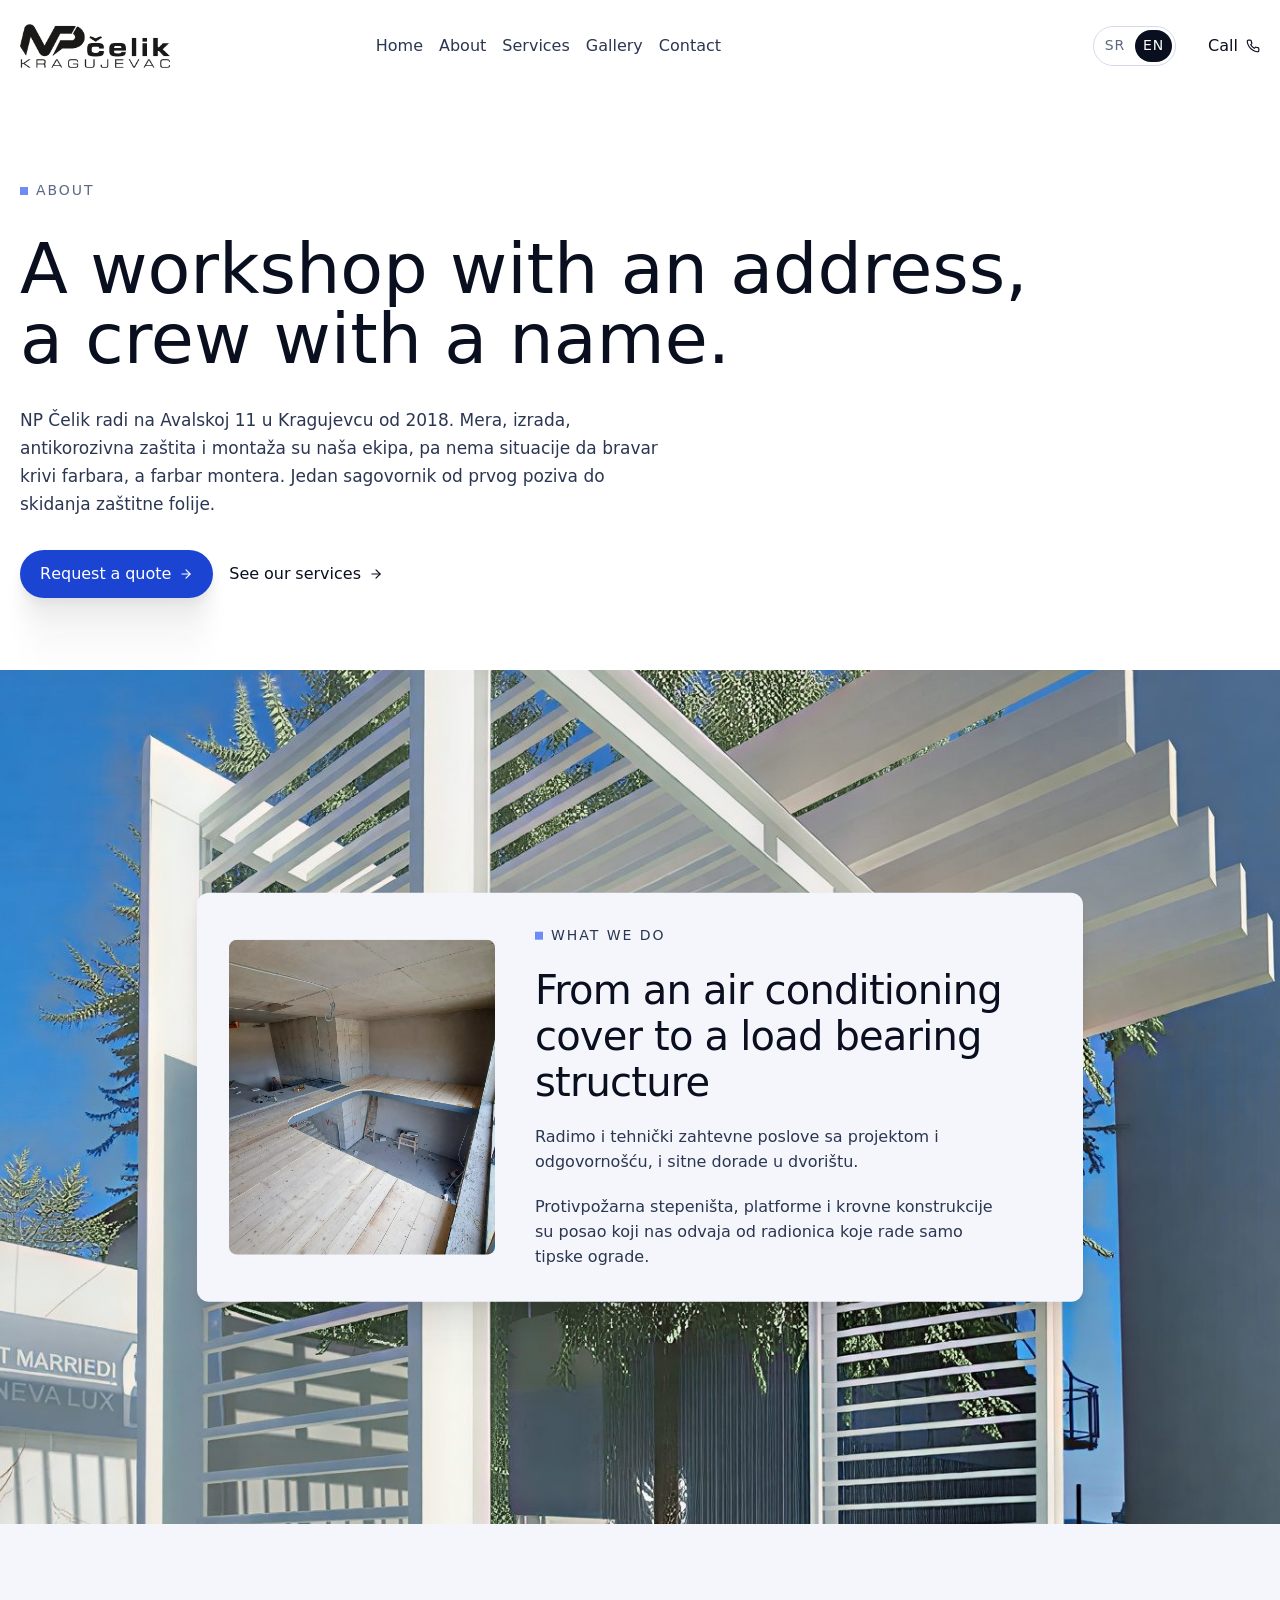
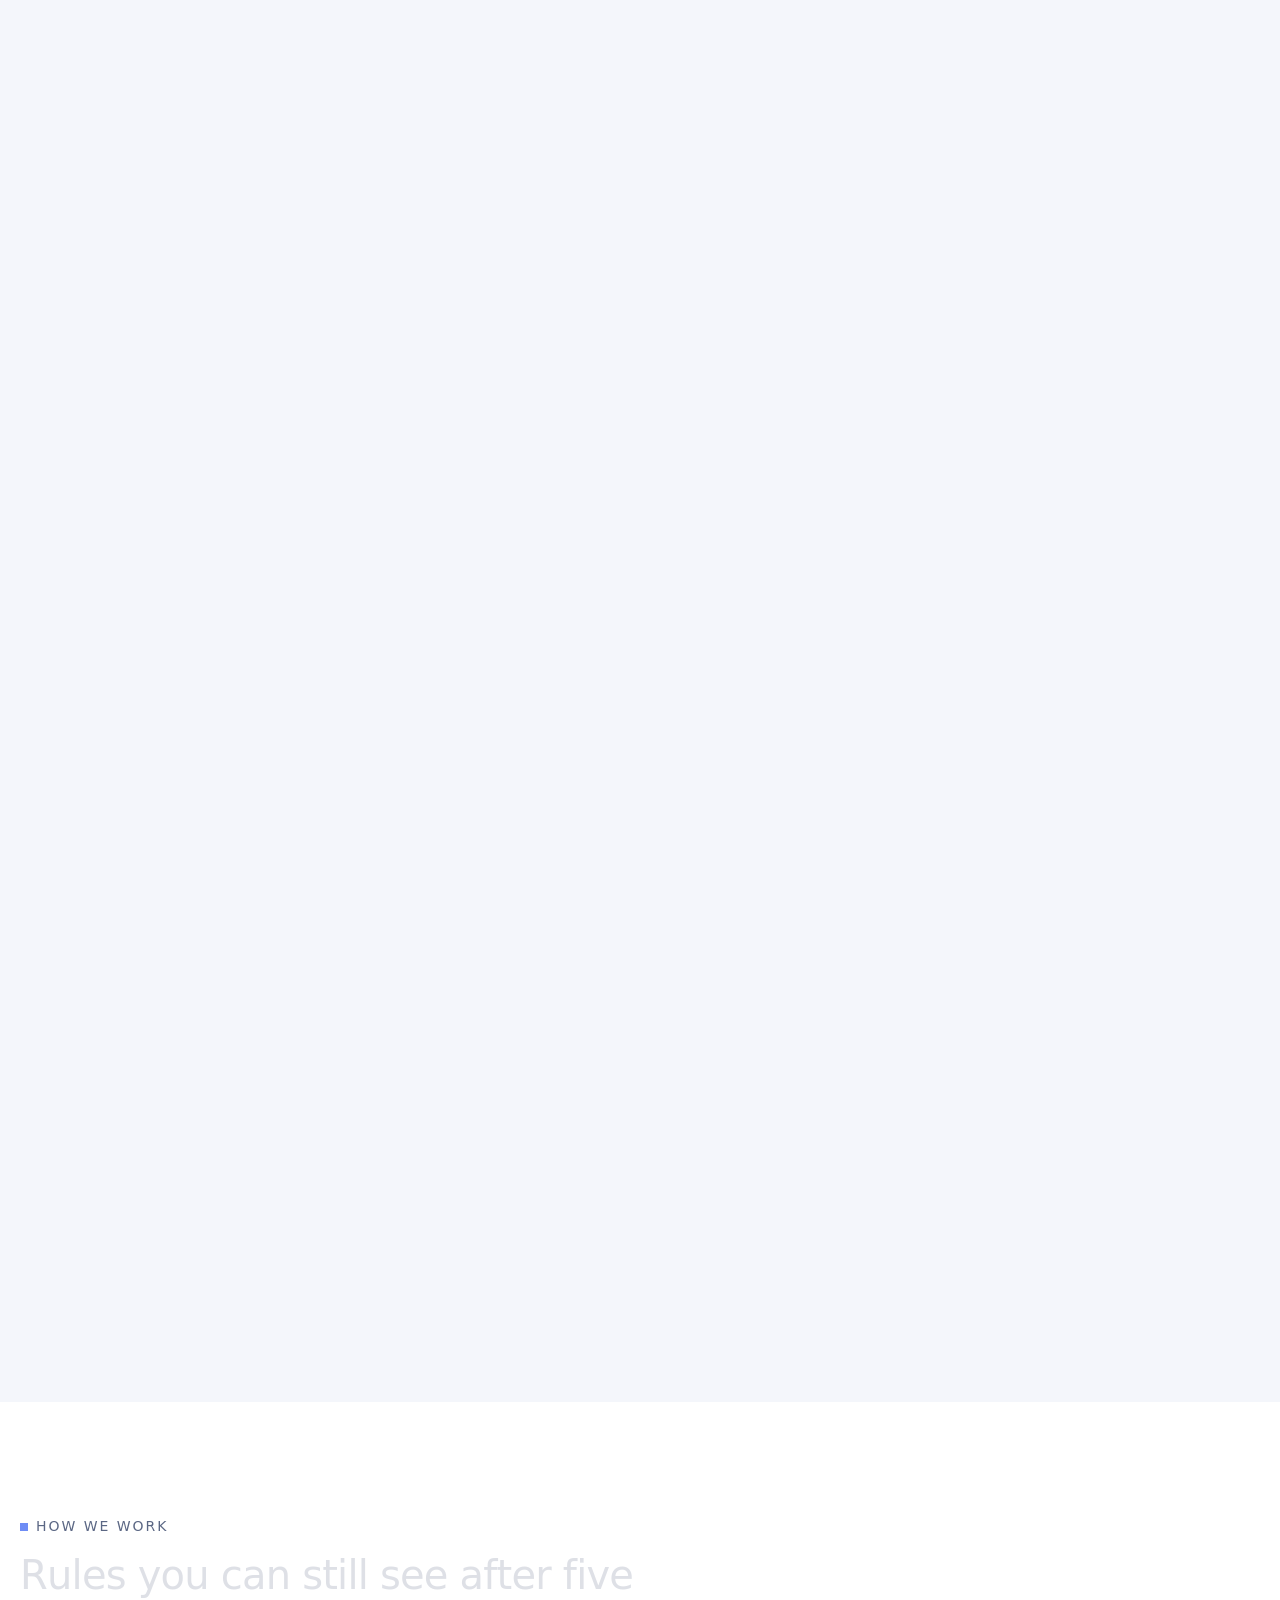
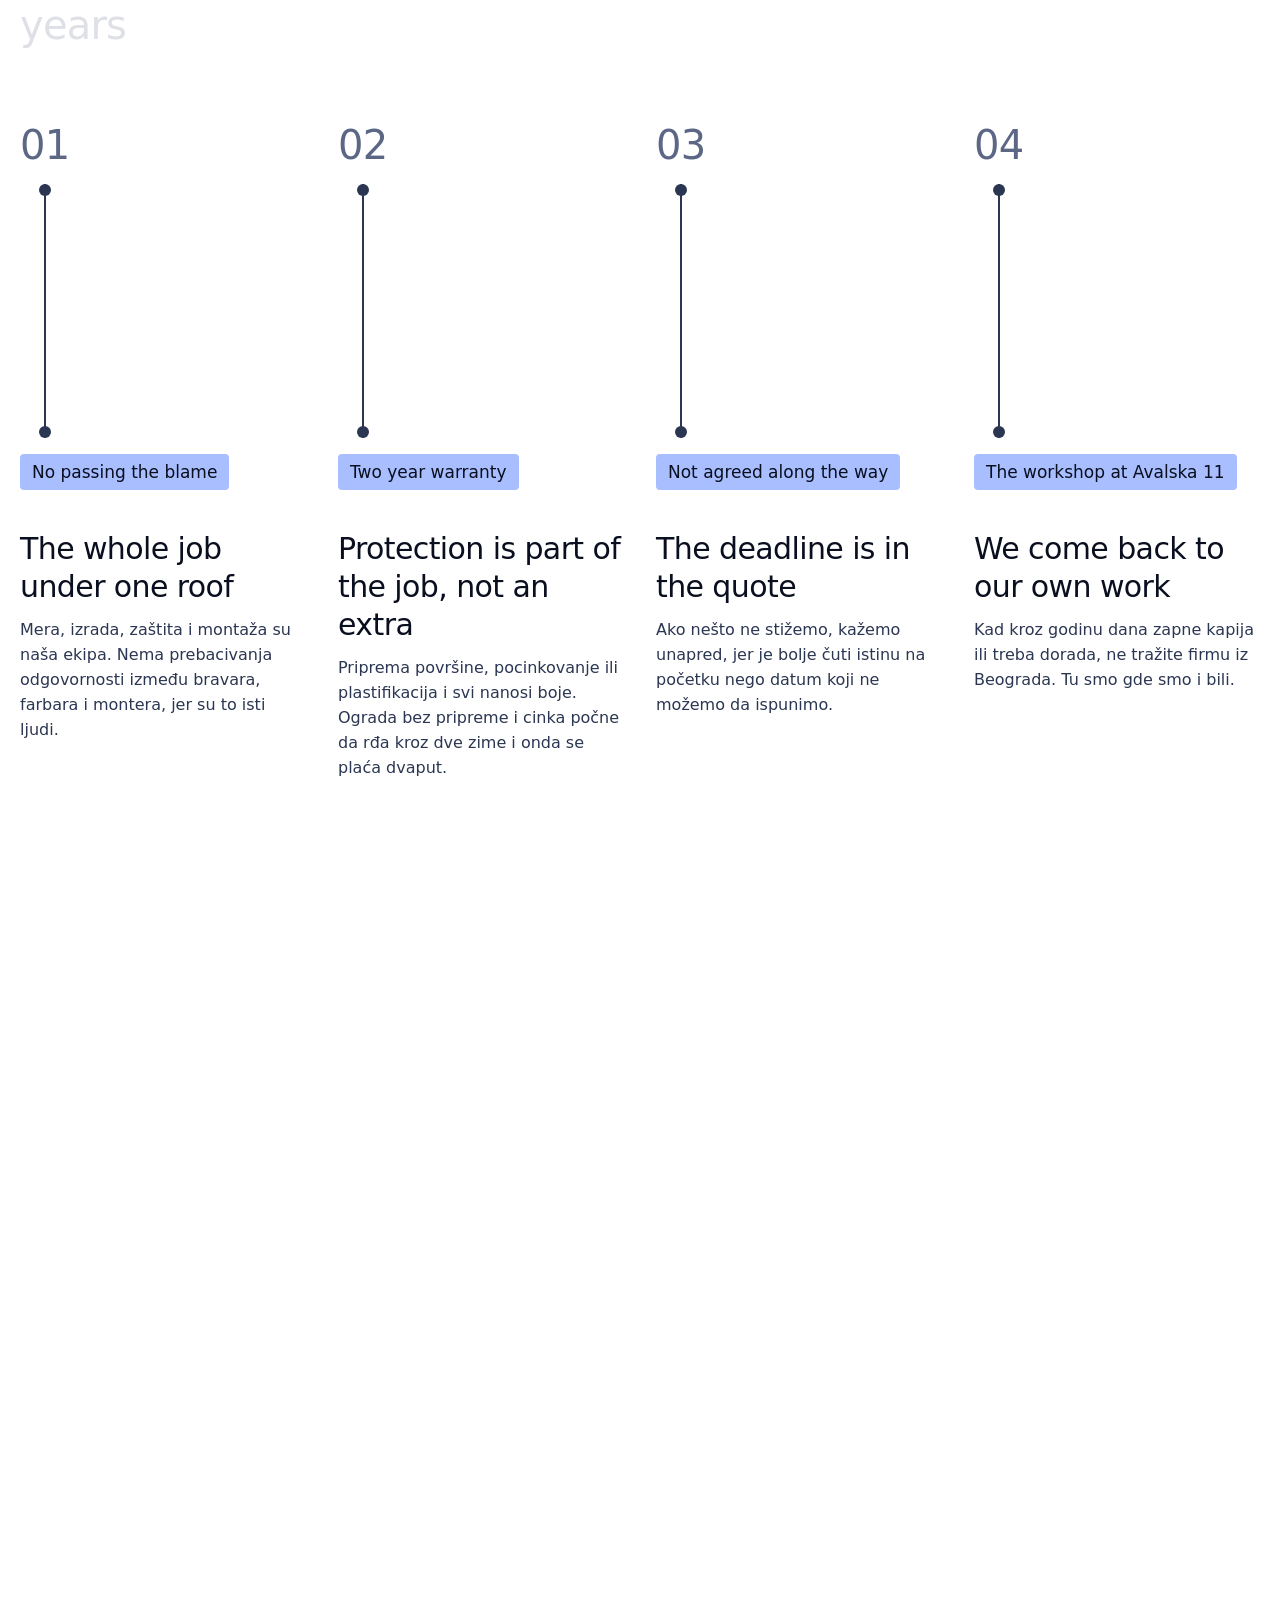
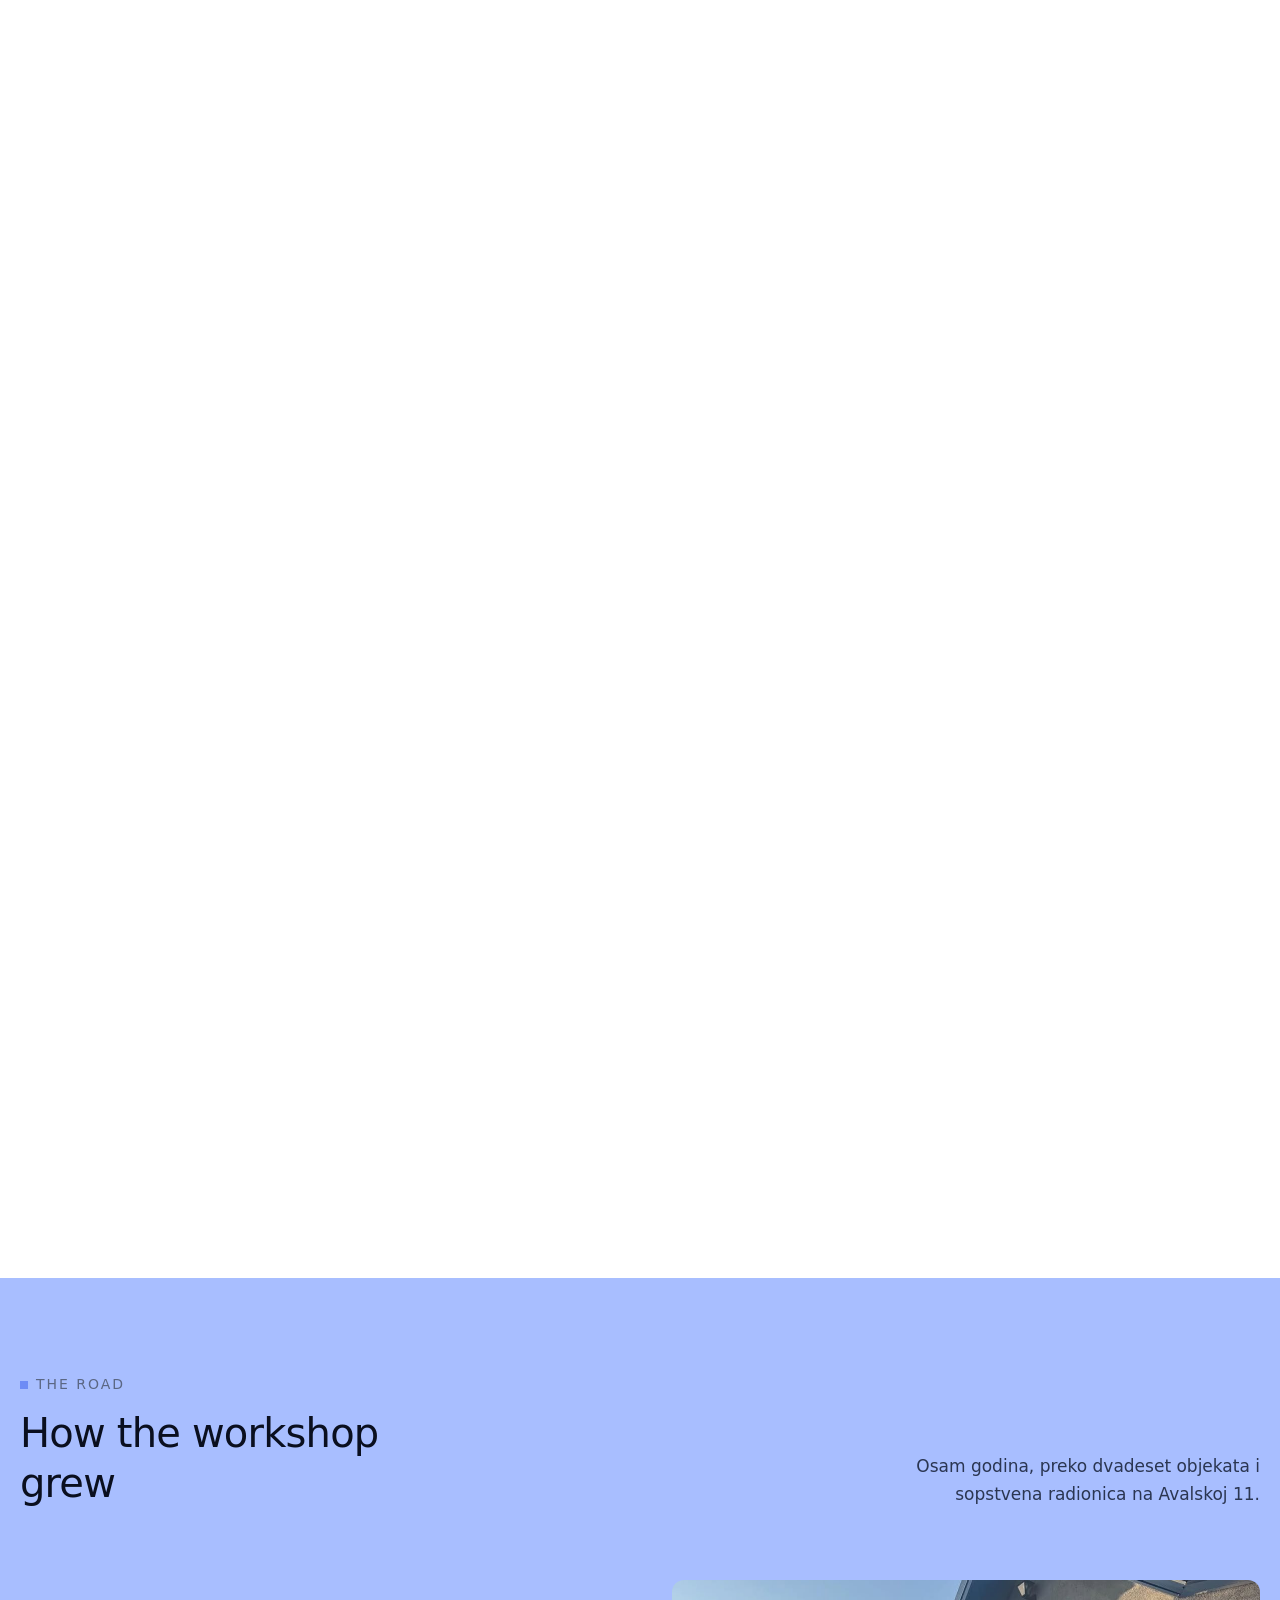
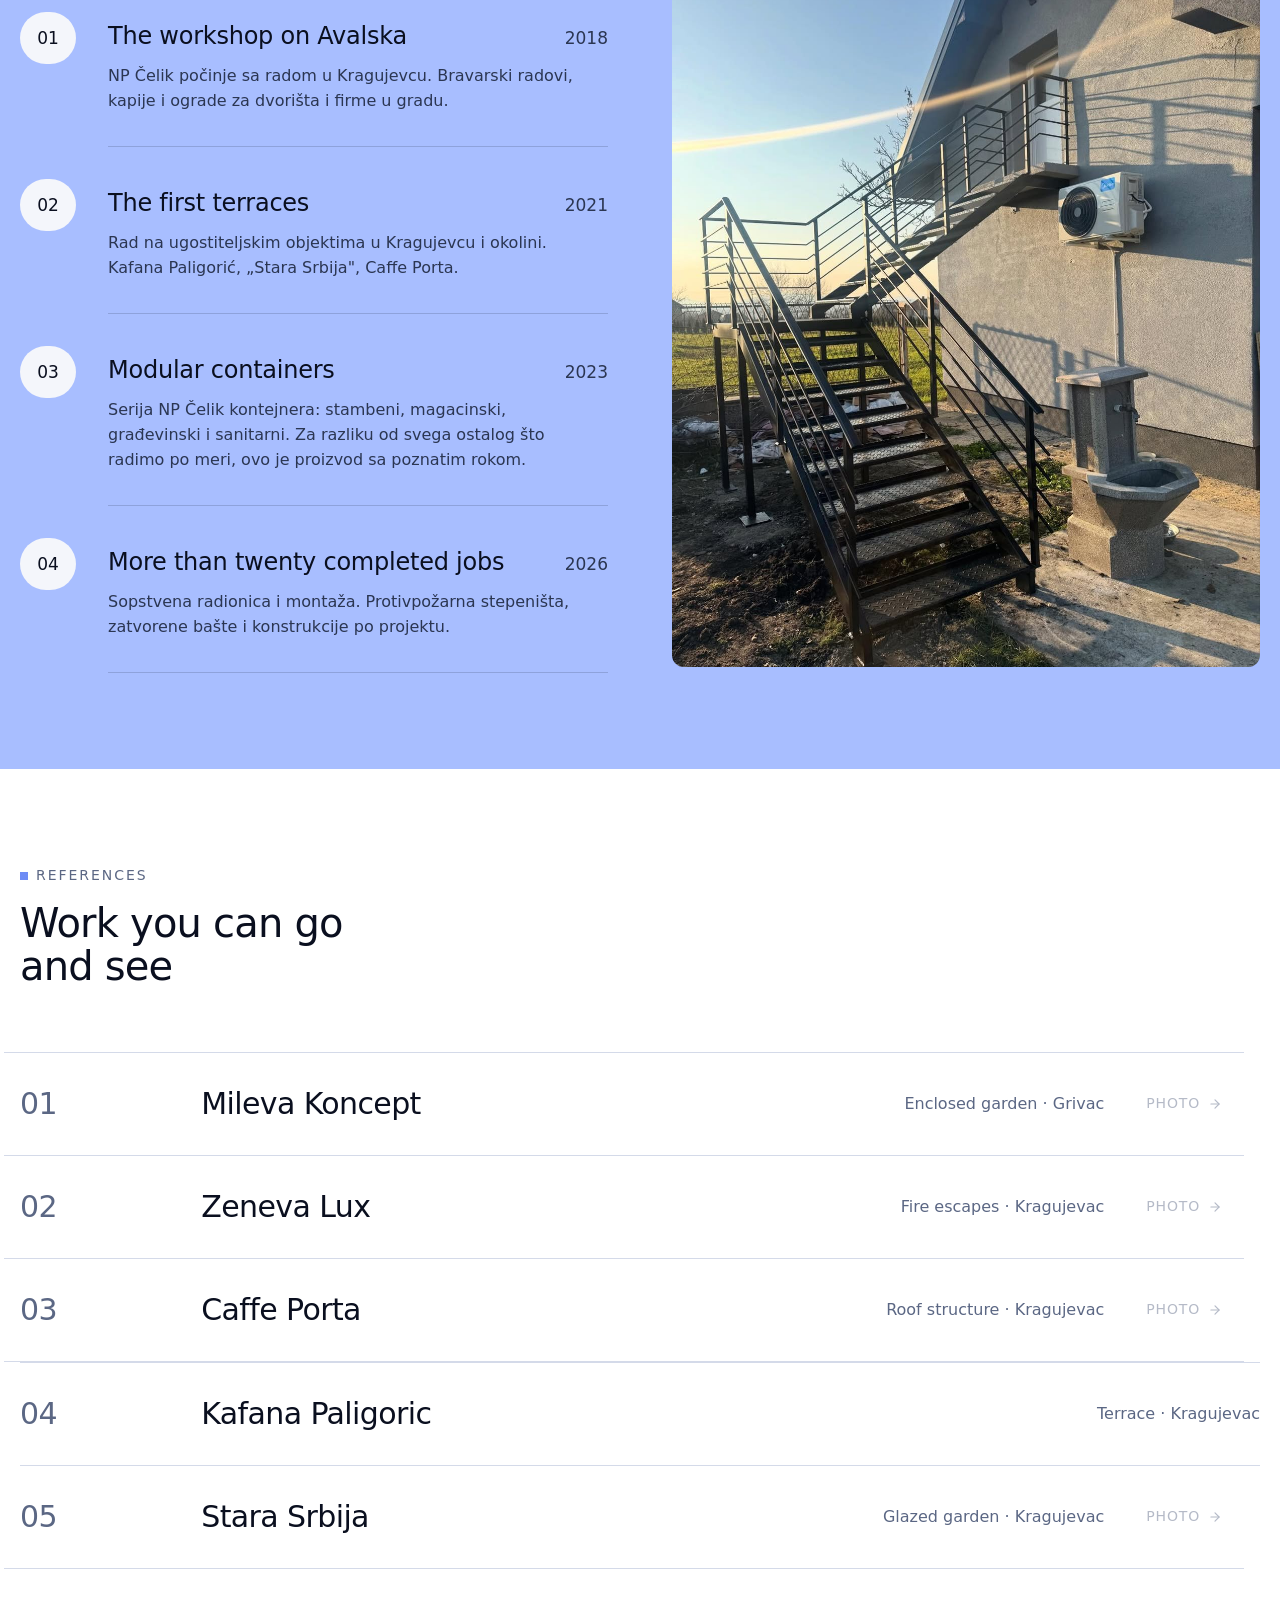
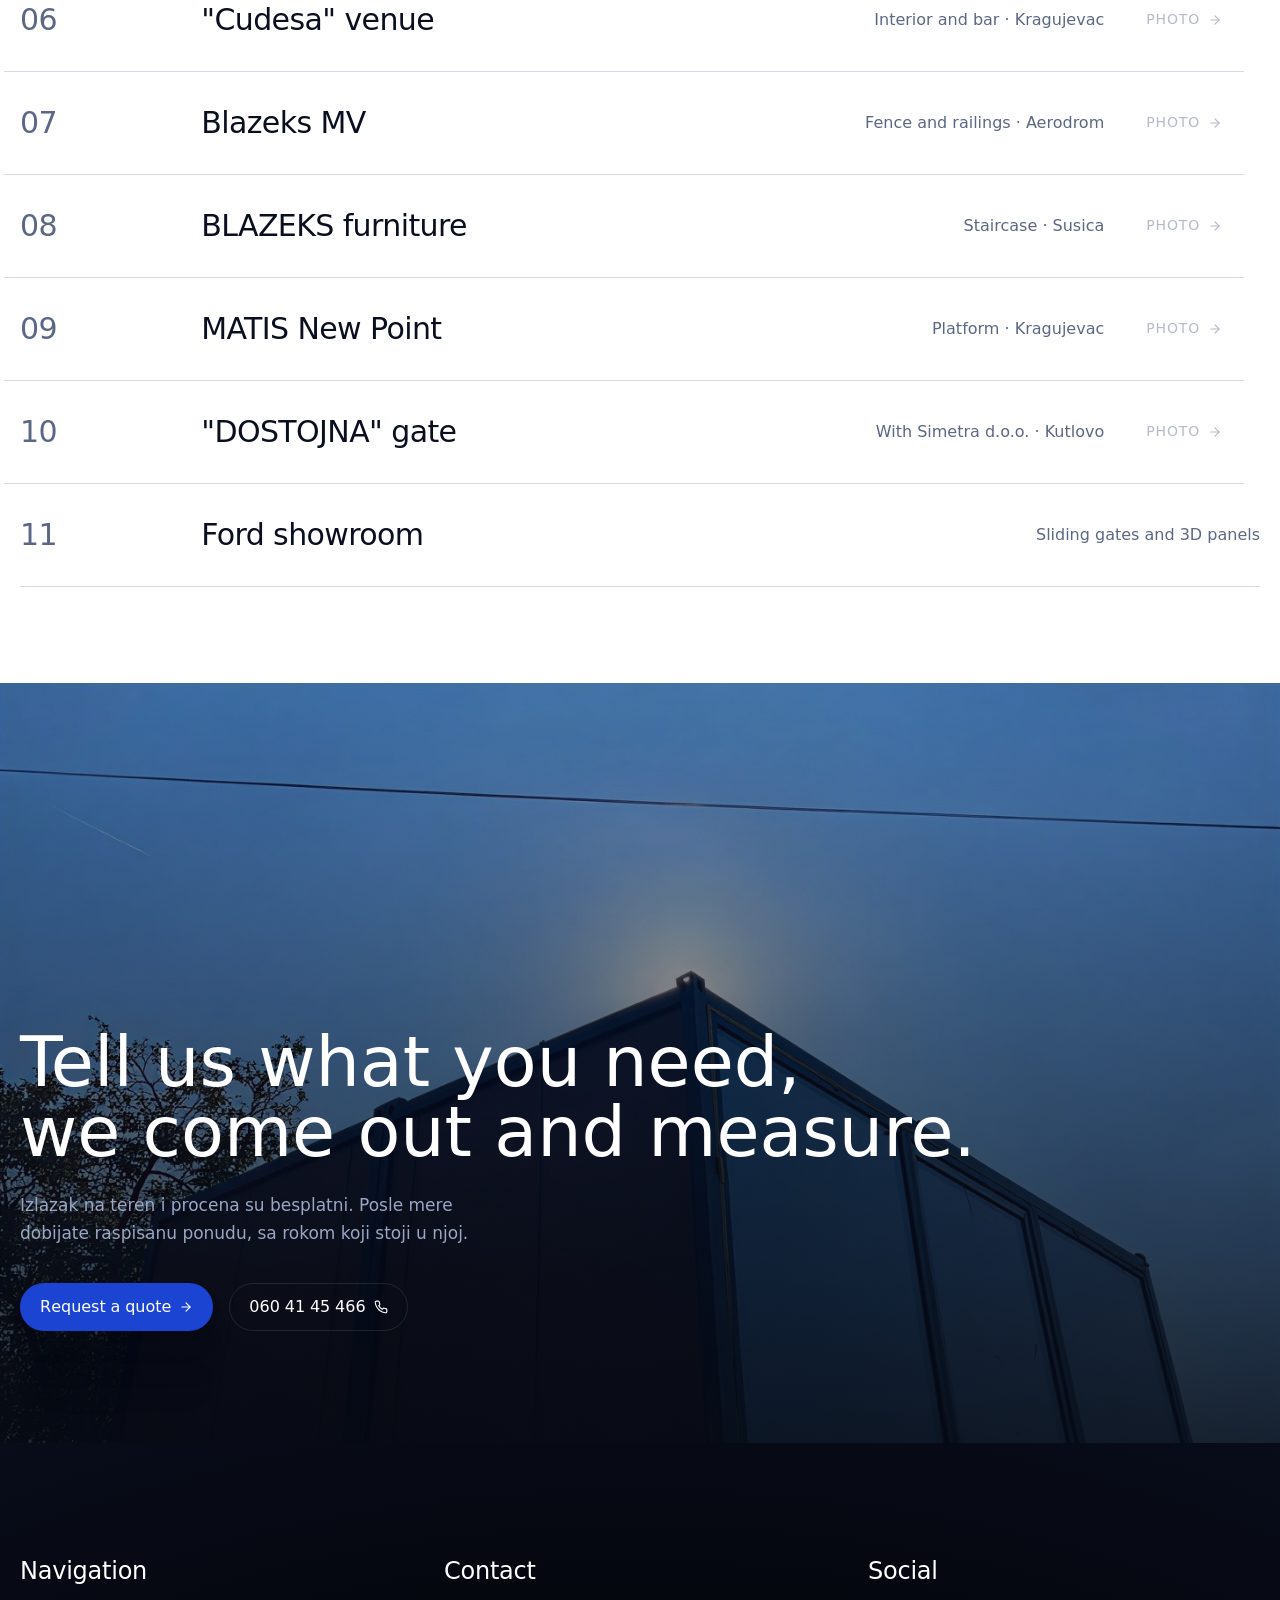
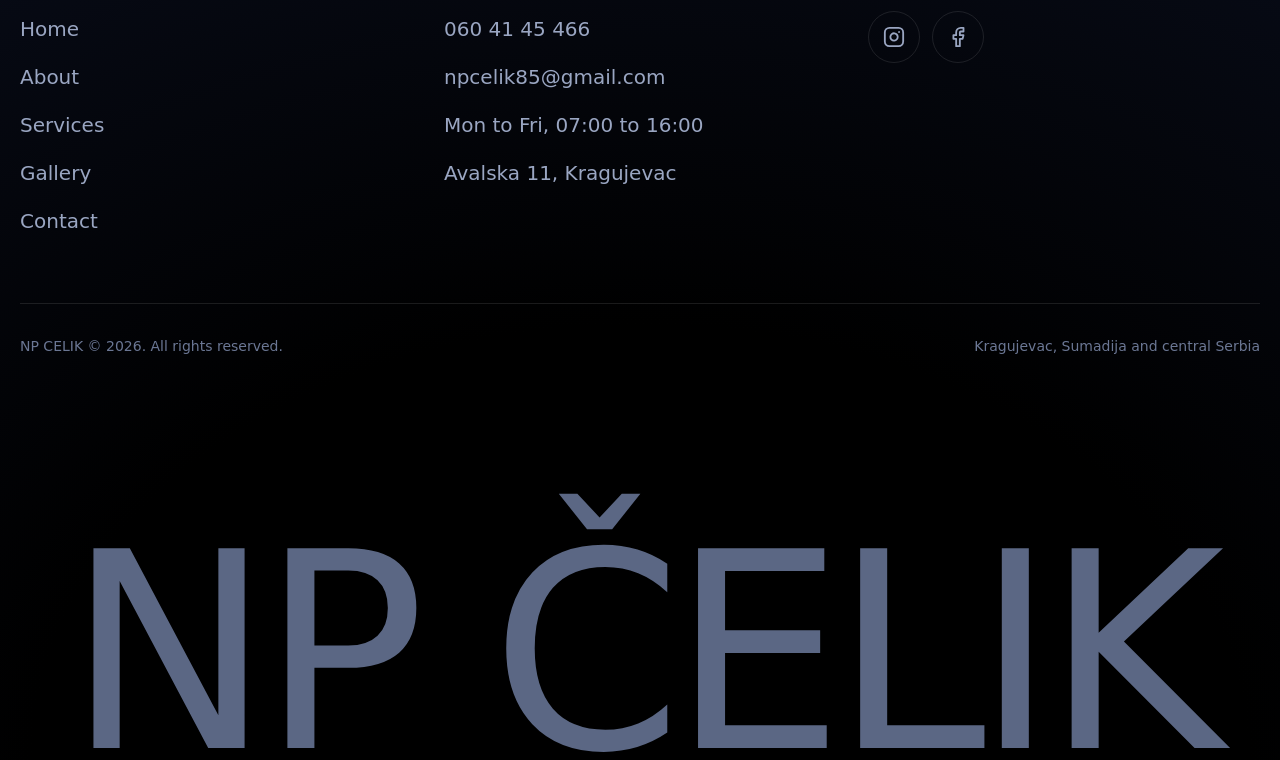
<file: site/o-nama.html>
<!DOCTYPE html>
<html lang="sr-Latn-RS">
<head>
<meta charset="utf-8">
<meta name="viewport" content="width=device-width, initial-scale=1">
<title>O nama | NP Čelik Kragujevac</title>
<meta name="description" content="NP Čelik radi na Avalskoj 11 u Kragujevcu od 2018. Preko dvadeset objekata, mera i izrada i montaža sopstvenom ekipom, garancija dve godine na zaštitu.">
<meta name="geo.placename" content="Kragujevac">
<meta property="og:type" content="website">
<meta property="og:title" content="O nama | NP Čelik Kragujevac">
<meta property="og:description" content="NP Čelik radi na Avalskoj 11 u Kragujevcu od 2018. Preko dvadeset objekata, mera i izrada i montaža sopstvenom ekipom, garancija dve godine na zaštitu.">
<meta property="og:image" content="https://celik-np.vercel.app/assets/img/rad-05-montaza-na-terenu.jpg">
<!-- SEO: canonical, drustvene mreze i strukturirani podaci -->
<link rel="canonical" href="https://celik-np.vercel.app/o-nama.html">
<meta property="og:url" content="https://celik-np.vercel.app/o-nama.html">
<meta property="og:site_name" content="NP Čelik">
<meta property="og:locale" content="sr_RS">
<meta name="twitter:card" content="summary_large_image">
<meta name="twitter:title" content="O nama | NP Čelik Kragujevac">
<meta name="twitter:description" content="NP Čelik radi na Avalskoj 11 u Kragujevcu od 2018. Preko dvadeset objekata, mera i izrada i montaža sopstvenom ekipom, garancija dve godine na zaštitu.">
<meta name="twitter:image" content="https://celik-np.vercel.app/assets/img/rad-05-montaza-na-terenu.jpg">
<!-- /SEO -->
<link rel="icon" href="assets/img/favicon.ico" sizes="any">
<link rel="icon" href="assets/img/favicon-32.png" type="image/png" sizes="32x32">
<link rel="apple-touch-icon" href="assets/img/apple-touch-icon.png">
<link rel="preconnect" href="https://fonts.googleapis.com">
<link rel="preconnect" href="https://fonts.gstatic.com" crossorigin>
<link rel="stylesheet" href="css/tokens.css?v=2e022fcb">
<link rel="stylesheet" href="css/styles.css?v=199bbe2f">
<link rel="stylesheet" href="css/stranice.css?v=e9914ba0">
</head>
<body>
<a class="skip-link" href="#main">Preskoči na sadržaj</a>

<!-- ==========================================================================
     SVG SPRITE  /  sve ikone na jednom mestu
     Lucide stil, stroke 2, currentColor. Bez emodzija.
     ========================================================================== -->
<svg width="0" height="0" style="position:absolute" aria-hidden="true" focusable="false">
  <symbol id="i-factory" viewBox="0 0 24 24" fill="none" stroke="currentColor" stroke-width="2" stroke-linecap="round" stroke-linejoin="round">
    <path d="M2 20a2 2 0 0 0 2 2h16a2 2 0 0 0 2-2V8l-7 5V8l-7 5V4a2 2 0 0 0-2-2H4a2 2 0 0 0-2 2Z"/><path d="M17 18h1"/><path d="M12 18h1"/><path d="M7 18h1"/>
  </symbol>
  <symbol id="i-hardhat" viewBox="0 0 24 24" fill="none" stroke="currentColor" stroke-width="2" stroke-linecap="round" stroke-linejoin="round">
    <path d="M2 18a1 1 0 0 0 1 1h18a1 1 0 0 0 1-1v-2a1 1 0 0 0-1-1H3a1 1 0 0 0-1 1v2z"/><path d="M10 10V5a1 1 0 0 1 1-1h2a1 1 0 0 1 1 1v5"/><path d="M4 15v-3a6 6 0 0 1 6-6"/><path d="M14 6a6 6 0 0 1 6 6v3"/>
  </symbol>
  <symbol id="i-flame" viewBox="0 0 24 24" fill="none" stroke="currentColor" stroke-width="2" stroke-linecap="round" stroke-linejoin="round">
    <path d="M8.5 14.5A2.5 2.5 0 0 0 11 12c0-1.38-.5-2-1-3-1.07-2.14-.22-4.05 2-6 .5 2.5 2 4.9 4 6.5 2 1.6 3 3.5 3 5.5a7 7 0 1 1-14 0c0-1.15.43-2.29 1-3a2.5 2.5 0 0 0 2.5 2.5z"/>
  </symbol>
  <symbol id="i-warehouse" viewBox="0 0 24 24" fill="none" stroke="currentColor" stroke-width="2" stroke-linecap="round" stroke-linejoin="round">
    <path d="M22 8.35V20a2 2 0 0 1-2 2H4a2 2 0 0 1-2-2V8.35A2 2 0 0 1 3.26 6.5l8-3.2a2 2 0 0 1 1.48 0l8 3.2A2 2 0 0 1 22 8.35Z"/><path d="M6 18h12"/><path d="M6 14h12"/><path d="M6 10h12v12H6z"/>
  </symbol>
  <!-- Gola kvacica. Konstra je koristi u krugu, ispred svake stavke
       obima posla. Stroke 2.5 kao na originalu. -->
  <symbol id="i-check" viewBox="0 0 24 24" fill="none" stroke="currentColor" stroke-width="2.5" stroke-linecap="round" stroke-linejoin="round">
    <path d="m4 12 6 6L20 6"/>
  </symbol>
  <symbol id="i-badge-check" viewBox="0 0 24 24" fill="none" stroke="currentColor" stroke-width="2" stroke-linecap="round" stroke-linejoin="round">
    <path d="M3.85 8.62a4 4 0 0 1 4.78-4.77 4 4 0 0 1 6.74 0 4 4 0 0 1 4.78 4.78 4 4 0 0 1 0 6.74 4 4 0 0 1-4.77 4.78 4 4 0 0 1-6.75 0 4 4 0 0 1-4.78-4.77 4 4 0 0 1 0-6.76Z"/><path d="m9 12 2 2 4-4"/>
  </symbol>
  <symbol id="i-clock" viewBox="0 0 24 24" fill="none" stroke="currentColor" stroke-width="2" stroke-linecap="round" stroke-linejoin="round">
    <circle cx="12" cy="12" r="10"/><path d="M12 6v6l4 2"/>
  </symbol>
  <symbol id="i-cog" viewBox="0 0 24 24" fill="none" stroke="currentColor" stroke-width="2" stroke-linecap="round" stroke-linejoin="round">
    <path d="M12.22 2h-.44a2 2 0 0 0-2 2v.18a2 2 0 0 1-1 1.73l-.43.25a2 2 0 0 1-2 0l-.15-.08a2 2 0 0 0-2.73.73l-.22.38a2 2 0 0 0 .73 2.73l.15.1a2 2 0 0 1 1 1.72v.51a2 2 0 0 1-1 1.74l-.15.09a2 2 0 0 0-.73 2.73l.22.38a2 2 0 0 0 2.73.73l.15-.08a2 2 0 0 1 2 0l.43.25a2 2 0 0 1 1 1.73V20a2 2 0 0 0 2 2h.44a2 2 0 0 0 2-2v-.18a2 2 0 0 1 1-1.73l.43-.25a2 2 0 0 1 2 0l.15.08a2 2 0 0 0 2.73-.73l.22-.39a2 2 0 0 0-.73-2.73l-.15-.08a2 2 0 0 1-1-1.74v-.5a2 2 0 0 1 1-1.74l.15-.09a2 2 0 0 0 .73-2.73l-.22-.38a2 2 0 0 0-2.73-.73l-.15.08a2 2 0 0 1-2 0l-.43-.25a2 2 0 0 1-1-1.73V4a2 2 0 0 0-2-2z"/><circle cx="12" cy="12" r="3"/>
  </symbol>
  <symbol id="i-ruler" viewBox="0 0 24 24" fill="none" stroke="currentColor" stroke-width="2" stroke-linecap="round" stroke-linejoin="round">
    <path d="M21.3 15.3a2.4 2.4 0 0 1 0 3.4l-2.6 2.6a2.4 2.4 0 0 1-3.4 0L2.7 8.7a2.41 2.41 0 0 1 0-3.4l2.6-2.6a2.41 2.41 0 0 1 3.4 0Z"/><path d="m14.5 12.5 2-2"/><path d="m11.5 9.5 2-2"/><path d="m8.5 6.5 2-2"/><path d="m17.5 15.5 2-2"/>
  </symbol>
  <symbol id="i-calendar-check" viewBox="0 0 24 24" fill="none" stroke="currentColor" stroke-width="2" stroke-linecap="round" stroke-linejoin="round">
    <path d="M8 2v4"/><path d="M16 2v4"/><rect width="18" height="18" x="3" y="4" rx="2"/><path d="M3 10h18"/><path d="m9 16 2 2 4-4"/>
  </symbol>
  <symbol id="i-phone" viewBox="0 0 24 24" fill="none" stroke="currentColor" stroke-width="2" stroke-linecap="round" stroke-linejoin="round">
    <path d="M22 16.92v3a2 2 0 0 1-2.18 2 19.79 19.79 0 0 1-8.63-3.07 19.5 19.5 0 0 1-6-6 19.79 19.79 0 0 1-3.07-8.67A2 2 0 0 1 4.11 2h3a2 2 0 0 1 2 1.72 12.84 12.84 0 0 0 .7 2.81 2 2 0 0 1-.45 2.11L8.09 9.91a16 16 0 0 0 6 6l1.27-1.27a2 2 0 0 1 2.11-.45 12.84 12.84 0 0 0 2.81.7A2 2 0 0 1 22 16.92z"/>
  </symbol>
  <symbol id="i-mail" viewBox="0 0 24 24" fill="none" stroke="currentColor" stroke-width="2" stroke-linecap="round" stroke-linejoin="round">
    <rect width="20" height="16" x="2" y="4" rx="2"/><path d="m22 7-8.97 5.7a1.94 1.94 0 0 1-2.06 0L2 7"/>
  </symbol>
  <!-- Dodato 10.08.2026. za polja u obrascu. Isti crtez kao lucide user
       i message-square, da se poklapa sa ostalima u ovom spisku. -->
  <symbol id="i-user" viewBox="0 0 24 24" fill="none" stroke="currentColor" stroke-width="2" stroke-linecap="round" stroke-linejoin="round">
    <path d="M19 21v-2a4 4 0 0 0-4-4H9a4 4 0 0 0-4 4v2"/><circle cx="12" cy="7" r="4"/>
  </symbol>
  <symbol id="i-message" viewBox="0 0 24 24" fill="none" stroke="currentColor" stroke-width="2" stroke-linecap="round" stroke-linejoin="round">
    <path d="M21 15a2 2 0 0 1-2 2H7l-4 4V5a2 2 0 0 1 2-2h14a2 2 0 0 1 2 2z"/>
  </symbol>
  <symbol id="i-pin" viewBox="0 0 24 24" fill="none" stroke="currentColor" stroke-width="2" stroke-linecap="round" stroke-linejoin="round">
    <path d="M20 10c0 6-8 12-8 12s-8-6-8-12a8 8 0 0 1 16 0Z"/><circle cx="12" cy="10" r="3"/>
  </symbol>
  <symbol id="i-instagram" viewBox="0 0 24 24" fill="none" stroke="currentColor" stroke-width="2" stroke-linecap="round" stroke-linejoin="round">
    <rect width="20" height="20" x="2" y="2" rx="5"/><path d="M16 11.37A4 4 0 1 1 12.63 8 4 4 0 0 1 16 11.37z"/><path d="M17.5 6.5h.01"/>
  </symbol>
  <symbol id="i-facebook" viewBox="0 0 24 24" fill="none" stroke="currentColor" stroke-width="2" stroke-linecap="round" stroke-linejoin="round">
    <path d="M18 2h-3a5 5 0 0 0-5 5v3H7v4h3v8h4v-8h3l1-4h-4V7a1 1 0 0 1 1-1h3z"/>
  </symbol>
  <symbol id="i-menu" viewBox="0 0 24 24" fill="none" stroke="currentColor" stroke-width="2" stroke-linecap="round" stroke-linejoin="round">
    <path d="M4 6h16"/><path d="M4 12h16"/><path d="M4 18h16"/>
  </symbol>
  <symbol id="i-close" viewBox="0 0 24 24" fill="none" stroke="currentColor" stroke-width="2" stroke-linecap="round" stroke-linejoin="round">
    <path d="M18 6 6 18"/><path d="m6 6 12 12"/>
  </symbol>
  <symbol id="i-arrow-right" viewBox="0 0 24 24" fill="none" stroke="currentColor" stroke-width="2" stroke-linecap="round" stroke-linejoin="round">
    <path d="M5 12h14"/><path d="m12 5 7 7-7 7"/>
  </symbol>
  <symbol id="i-arrow-up-right" viewBox="0 0 24 24" fill="none" stroke="currentColor" stroke-width="2" stroke-linecap="round" stroke-linejoin="round">
    <path d="M7 17 17 7"/><path d="M7 7h10v10"/>
  </symbol>
  <symbol id="i-star" viewBox="0 0 24 24" fill="currentColor" stroke="none">
    <path d="m12 2 2.9 6.26 6.85.7-5.1 4.6 1.44 6.72L12 16.9l-6.09 3.38 1.44-6.72-5.1-4.6 6.85-.7z"/>
  </symbol>
</svg>



<header class="header" id="header">
  <div class="header__inner">

    <div class="header__brand-wrap">
      <a class="brand" href="index.html#hero" aria-label="NP Čelik, početna strana">
        <!-- [SLIKA: logo NP Čelik] Badge iz brand asseta. Puni lockup je hromiran
             i nestaje na svijetloj podlozi, pa ide badge + tekstualni wordmark. -->
        <img class="brand__badge" src="assets/img/logo-np-celik.png" alt="" width="470" height="139" aria-hidden="true">
      </a>

      <!-- Hamburger stoji uz logo samo na mobilnom, kao na originalu. -->
      <button class="menu-toggle" id="menu-toggle" type="button"
              aria-controls="nav" aria-expanded="false" aria-label="Otvorite meni">
        <svg class="menu-toggle__open"  aria-hidden="true" focusable="false"><use href="#i-menu"></use></svg>
        <svg class="menu-toggle__close" aria-hidden="true" focusable="false"><use href="#i-close"></use></svg>
      </button>
    </div>

    <nav class="nav" id="nav" data-open="false" aria-label="Glavna navigacija">
      <!-- Svaki link nosi tacku koja na hover ulazi s lijeva i gura natpis. -->
      <a class="nav__link" href="index.html#hero"><span class="nav__dot" aria-hidden="true"></span><span>Početna</span></a>
      <a class="nav__link" href="o-nama.html"><span class="nav__dot" aria-hidden="true"></span><span>O nama</span></a>
      <a class="nav__link" href="usluge.html"><span class="nav__dot" aria-hidden="true"></span><span>Usluge</span></a>
      <a class="nav__link" href="galerija.html"><span class="nav__dot" aria-hidden="true"></span><span>Galerija</span></a>
      <a class="nav__link" href="kontakt.html"><span class="nav__dot" aria-hidden="true"></span><span>Kontakt</span></a>
    </nav>

    <div class="header__actions">
      <div class="lang" role="group" aria-label="Jezik">
        <button class="lang__btn" type="button" data-jezik-prekidac="sr" aria-pressed="true">SR</button>
        <button class="lang__btn" type="button" data-jezik-prekidac="en" aria-pressed="false">EN</button>
      </div>

      <!-- Broj telefona je uklonjen iz zaglavlja na zahtjev, kao i na
           Konstri. Klik-na-poziv ostaje u CTA traci, kontaktu i podnozju.
           Napomena: ICP kaze da je prvi kontakt poziv i da broj treba
           iznad prevoja, pa ovo vrijedi pratiti kad sajt bude uzivo. -->
      <!-- Dugme vodi pravo na poziv, ne na kontakt sekciju. ICP kaze da
           prvi kontakt ide preko telefona i da broj mora iznad prevoja;
           ovim se to vraca, a da broj ne zauzima mjesto u traci. -->
      <a class="btn btn--bare header__cta" href="tel:0604145466" aria-label="Pozovite nas na 060 41 45 466">
        <span class="btn__label" data-roll>Pozovi</span>
        <span class="btn__icons" aria-hidden="true">
          <svg class="btn__icon"><use href="#i-phone"></use></svg>
          <svg class="btn__icon"><use href="#i-phone"></use></svg>
        </span>
      </a>
    </div>

  </div>
</header>

<div class="smenu" id="smenu" aria-hidden="true">
  <div class="smenu__layer smenu__layer--1" aria-hidden="true"></div>
  <div class="smenu__layer smenu__layer--2" aria-hidden="true"></div>

  <nav class="smenu__panel" aria-label="Glavna navigacija, mobilna">
    <ul class="smenu__list">
      <li class="smenu__row" style="--i: 0"><a class="smenu__item" href="index.html#hero"><span class="smenu__label">Početna</span><span class="smenu__num" aria-hidden="true">01</span></a></li>
      <li class="smenu__row" style="--i: 1"><a class="smenu__item" href="o-nama.html"><span class="smenu__label">O nama</span><span class="smenu__num" aria-hidden="true">02</span></a></li>
      <li class="smenu__row" style="--i: 2"><a class="smenu__item" href="usluge.html"><span class="smenu__label">Usluge</span><span class="smenu__num" aria-hidden="true">03</span></a></li>
      <li class="smenu__row" style="--i: 3"><a class="smenu__item" href="galerija.html"><span class="smenu__label">Galerija</span><span class="smenu__num" aria-hidden="true">04</span></a></li>
      <li class="smenu__row" style="--i: 4"><a class="smenu__item" href="kontakt.html"><span class="smenu__label">Kontakt</span><span class="smenu__num" aria-hidden="true">05</span></a></li>
    </ul>

    <a class="btn btn--sand smenu__cta" href="tel:0604145466">
      <span class="btn__label">Pozovite 060 41 45 466</span>
      <span class="btn__icons" aria-hidden="true">
        <svg class="btn__icon"><use href="#i-phone"></use></svg>
      </span>
    </a>

    <div class="smenu__social">
      <p class="smenu__social-title">Mreže</p>
      <ul class="smenu__social-list">
        <li style="--i: 0"><a class="smenu__social-link" href="https://www.instagram.com/celiknp/" target="_blank" rel="noopener noreferrer">Instagram</a></li>
        <li style="--i: 1"><a class="smenu__social-link" href="https://www.facebook.com/npcelikconstruction" target="_blank" rel="noopener noreferrer">Facebook</a></li>
      </ul>
    </div>
        <div class="lang lang--menu" role="group" aria-label="Jezik">
      <button class="lang__btn" type="button" data-jezik-prekidac="sr" aria-pressed="true">SR</button>
      <button class="lang__btn" type="button" data-jezik-prekidac="en" aria-pressed="false">EN</button>
    </div>
  </nav>
</div>




<main id="main">

  <section class="ahero" aria-labelledby="onama-naslov">
    <div class="ahero__inner">
      <p class="slabel"><span class="dot" aria-hidden="true"></span>O nama</p>
      <h1 class="ahero__title" id="onama-naslov">Radionica sa adresom,<br>ekipa sa imenom.</h1>
      <p class="ahero__lead">NP Čelik radi na Avalskoj 11 u Kragujevcu od 2018. Mera, izrada,
        antikorozivna zaštita i montaža su naša ekipa, pa nema situacije da bravar krivi
        farbara, a farbar montera. Jedan sagovornik od prvog poziva do skidanja zaštitne folije.</p>
      <div class="ahero__actions">
        <a class="btn btn--solid" href="kontakt.html"><span class="btn__label" data-roll>Zatražite ponudu</span><span class="btn__icons" aria-hidden="true"><svg class="btn__icon"><use href="#i-arrow-right"></use></svg><svg class="btn__icon"><use href="#i-arrow-right"></use></svg></span></a>
        <a class="btn btn--bare" href="usluge.html"><span class="btn__label" data-roll>Pogledajte usluge</span><span class="btn__icons" aria-hidden="true"><svg class="btn__icon"><use href="#i-arrow-right"></use></svg><svg class="btn__icon"><use href="#i-arrow-right"></use></svg></span></a>
      </div>
    </div>

    <!-- ====================================================================
         Po Konstrinoj /about sekciji "Mission". Mjere su citane iz izvora
         (B-Steel/research/konstra-source/konstra-about.html), ne procijenjene:

           Bg Image   position: sticky, top 0, sirina 100%, odnos 1.49817
                      (961px visine na ekranu od 1440), will-change: filter
           Kartica    886 x auto, padding 32, radius 12, unutrasnji razmak 40,
                      apsolutno centrirana preko slike, meka visestruka sjenka
           Slika u kartici  266 x 315
           Tekst      naslov + dva pasusa, razmak 20

         Original ima ukupnu visinu 2439 pri slici od 961, dakle 1478px
         skrola. Toliko je i ovdje: .msn__rail. Kroz taj skrol se pozadina
         zamucuje, a prva kartica smjenjuje drugom.
         ==================================================================== -->
    <section class="msn" aria-label="Šta radimo i za koga radimo">
      <div class="msn__stage">
        <div class="msn__bg">
          <!-- Bela pergola sa lamelama, Ženeva Lux. Fotografija je kvadratna,
               a rig je 3:2, pa object-fit: cover sece gore i dole. -->
          <img src="assets/img/pergola-zeneva-lux.jpg" alt="" width="1424" height="1424" loading="lazy" decoding="async">
        </div>

        <article class="msn__card" data-msn-card>
          <div class="msn__media">
            <img src="assets/img/proces-skelet-hale.jpg" alt="Metalna konstrukcija platforme sa daskom 50 mm, MATIS New Point" width="988" height="1170" loading="lazy" decoding="async">
          </div>
          <div class="msn__body">
            <p class="slabel"><span class="dot" aria-hidden="true"></span>Šta radimo</p>
            <h2 class="msn__title">Od maske za klimu do noseće konstrukcije</h2>
            <p>Radimo i tehnički zahtevne poslove sa projektom i odgovornošću,
              i sitne dorade u dvorištu.</p>
            <p>Protivpožarna stepeništa, platforme i krovne konstrukcije su posao
              koji nas odvaja od radionica koje rade samo tipske ograde.</p>
          </div>
        </article>

        <article class="msn__card" data-msn-card>
          <div class="msn__media">
            <img src="assets/img/rad-05-montaza-na-terenu.jpg" alt="Zatvorena bašta sa drvenom tavanicom, Mileva Koncept, Grivac" width="1169" height="1558" loading="lazy" decoding="async">
          </div>
          <div class="msn__body">
            <p class="slabel"><span class="dot" aria-hidden="true"></span>Za koga radimo</p>
            <h2 class="msn__title">Ugostitelji, firme i ljudi iz komšiluka</h2>
            <p>Znamo šta znači „mora da bude gotovo pre sezone" i planiramo posao
              oko tog datuma. Zato se bašte ugovaraju zimi.</p>
            <p>Isto tako izlazimo i za jednu masku za klima uređaj, jer je mala
              stvar danas često prvi posao od nekoliko.</p>
          </div>
        </article>
      </div>

      <!-- Duzina skrola kroz koju traje smjena. Na telefonu se gasi. -->
      <div class="msn__rail" aria-hidden="true"></div>
    </section>
  </section>

  <!-- ==========================================================================
       Po Konstrinoj /about sekciji "Core Value". Mjere iz izvora:

         Sekcija  padding 112px 72px, razmak 72px
         Sticky   position sticky, top 0, visina 100vh, min-height 820px
         Kolona   300px, cetiri u redu sa razmakom 32 (1296 ukupno)
         Lenjir   14px sirok, 254px visok, dvije tacke od 12px na krajevima,
                  linija 2px na sredini. Pri skrolu se skuplja na 133px i
                  tekst ispod se podigne.
         Plocica  padding 4px 12px, radius 4px
         Razmaci  broj->lenjir 16, plocica->tekst 40, naslov->opis 12
         Skrol    cetiri odsjecka po 496px, jedan po koloni
       ========================================================================== -->
  <section class="cvals" aria-labelledby="pravila-naslov">
    <div class="cvals__sticky">
      <div class="cvals__head">
        <p class="slabel"><span class="dot" aria-hidden="true"></span>Kako radimo</p>
        <h2 class="cvals__title" id="pravila-naslov" data-scroll-fill>Pravila koja se vide posle pet godina</h2>
      </div>

      <div class="cvals__row">
        <article class="cval" data-cval>
          <div class="cval__mark">
            <span class="cval__num">01</span>
            <span class="cval__rule" aria-hidden="true"></span>
          </div>
          <div class="cval__body">
            <p class="cval__tag">Bez prebacivanja odgovornosti</p>
            <div class="cval__text">
              <h3 class="cval__title">Ceo posao pod jednim krovom</h3>
              <p>Mera, izrada, zaštita i montaža su naša ekipa. Nema prebacivanja odgovornosti
                između bravara, farbara i montera, jer su to isti ljudi.</p>
            </div>
          </div>
        </article>
        <article class="cval" data-cval>
          <div class="cval__mark">
            <span class="cval__num">02</span>
            <span class="cval__rule" aria-hidden="true"></span>
          </div>
          <div class="cval__body">
            <p class="cval__tag">Garancija dve godine</p>
            <div class="cval__text">
              <h3 class="cval__title">Zaštita je deo posla, ne dodatak</h3>
              <p>Priprema površine, pocinkovanje ili plastifikacija i svi nanosi boje. Ograda bez
                pripreme i cinka počne da rđa kroz dve zime i onda se plaća dvaput.</p>
            </div>
          </div>
        </article>
        <article class="cval" data-cval>
          <div class="cval__mark">
            <span class="cval__num">03</span>
            <span class="cval__rule" aria-hidden="true"></span>
          </div>
          <div class="cval__body">
            <p class="cval__tag">Ne dogovara se usput</p>
            <div class="cval__text">
              <h3 class="cval__title">Rok stoji u ponudi</h3>
              <p>Ako nešto ne stižemo, kažemo unapred, jer je bolje čuti istinu na početku nego
                datum koji ne možemo da ispunimo.</p>
            </div>
          </div>
        </article>
        <article class="cval" data-cval>
          <div class="cval__mark">
            <span class="cval__num">04</span>
            <span class="cval__rule" aria-hidden="true"></span>
          </div>
          <div class="cval__body">
            <p class="cval__tag">Radionica na Avalskoj 11</p>
            <div class="cval__text">
              <h3 class="cval__title">Vraćamo se na svoj rad</h3>
              <p>Kad kroz godinu dana zapne kapija ili treba dorada, ne tražite firmu iz Beograda.
                Tu smo gde smo i bili.</p>
            </div>
          </div>
        </article>
      </div>

      <div class="cvals__nav" aria-hidden="true">
        <button class="cvals__arrow" type="button" data-cvals-prev aria-label="Prethodno pravilo">
          <svg aria-hidden="true" focusable="false"><use href="#i-arrow-right"></use></svg>
        </button>
        <button class="cvals__arrow cvals__arrow--on" type="button" data-cvals-next aria-label="Sledeće pravilo">
          <svg aria-hidden="true" focusable="false"><use href="#i-arrow-right"></use></svg>
        </button>
      </div>
    </div>

    <div class="cvals__rail" aria-hidden="true"></div>
    <div class="cvals__rail" aria-hidden="true"></div>
    <div class="cvals__rail" aria-hidden="true"></div>
    <div class="cvals__rail" aria-hidden="true"></div>
  </section>

  <!-- ==========================================================================
       Po Konstrinoj "Build Stages" sa pocetne. Mjere iz izvora:
         Sekcija   padding 112px 72px, razmak 72
         Zaglavlje red, naslov lijevo, podnaslov desno, poravnati po dnu
         Sadrzaj   red, razmak 64, koraci lijevo, slika desno
         Korak     red, razmak 24, padding 32px 0 0; broj 56px, radius 50px,
                   padding 12px 16px; tijelo padding 8px 0 32px sa linijom
         Slika     sticky top 80, max-width 50%, odnos 0.8556, radius 12
       ========================================================================== -->
  <section class="hist" aria-labelledby="istorija-naslov">
    <div class="hist__inner">
      <div class="hist__head">
        <div class="hist__title-wrap">
          <p class="slabel"><span class="dot" aria-hidden="true"></span>Put</p>
          <h2 class="hist__title" id="istorija-naslov">Kako je radionica rasla</h2>
        </div>
        <p class="hist__lead">Osam godina, preko dvadeset objekata i sopstvena radionica
          na Avalskoj 11.</p>
      </div>

      <div class="hist__body">
        <ol class="hist__steps">
          <li class="hstep">
            <span class="hstep__num">01</span>
            <div class="hstep__body">
              <div class="hstep__head">
                <h3 class="hstep__title">Radionica na Avalskoj</h3>
                <span class="hstep__year">2018</span>
              </div>
              <p>NP Čelik počinje sa radom u Kragujevcu. Bravarski radovi, kapije i ograde
              za dvorišta i firme u gradu.</p>
            </div>
          </li>
          <li class="hstep">
            <span class="hstep__num">02</span>
            <div class="hstep__body">
              <div class="hstep__head">
                <h3 class="hstep__title">Prve letnje bašte</h3>
                <span class="hstep__year">2021</span>
              </div>
              <p>Rad na ugostiteljskim objektima u Kragujevcu i okolini. Kafana Paligorić,
              „Stara Srbija", Caffe Porta.</p>
            </div>
          </li>
          <li class="hstep">
            <span class="hstep__num">03</span>
            <div class="hstep__body">
              <div class="hstep__head">
                <h3 class="hstep__title">Modularni kontejneri</h3>
                <span class="hstep__year">2023</span>
              </div>
              <p>Serija NP Čelik kontejnera: stambeni, magacinski, građevinski i sanitarni.
              Za razliku od svega ostalog što radimo po meri, ovo je proizvod sa poznatim rokom.</p>
            </div>
          </li>
          <li class="hstep">
            <span class="hstep__num">04</span>
            <div class="hstep__body">
              <div class="hstep__head">
                <h3 class="hstep__title">Preko dvadeset objekata</h3>
                <span class="hstep__year">2026</span>
              </div>
              <p>Sopstvena radionica i montaža. Protivpožarna stepeništa, zatvorene bašte
              i konstrukcije po projektu.</p>
            </div>
          </li>
        </ol>

        <div class="hist__media">
          <!-- [SLIKA: privremena] Spoljno metalno stepeniste. Zamijeniti kad
               klijent posalje fotografiju koja bolje stoji uz "Put". -->
          <img src="assets/img/rad-06-nadstresnica-garaza.jpg" alt="Spoljno metalno stepenište, NP Čelik" width="1169" height="1558" loading="lazy" decoding="async">
        </div>
      </div>
    </div>
  </section>


  <section class="arefs" aria-labelledby="reference-naslov">
    <div class="arefs__inner">
      <p class="slabel"><span class="dot" aria-hidden="true"></span>Reference</p>
      <h2 class="arefs__title" id="reference-naslov">Radovi koje možete da obiđete</h2>

      <a class="rrow rrow--foto" href="assets/img/rad-05-montaza-na-terenu.jpg" data-lightbox><span class="rrow__num">01</span><span class="rrow__name">Mileva Koncept</span><span class="rrow__meta">Zatvorena bašta · Grivac</span><span class="rrow__see" aria-hidden="true">Fotografija<svg><use href="#i-arrow-right"></use></svg></span><span class="visually-hidden">Zatvorena bašta sa drvenom tavanicom, Mileva Koncept, Grivac</span></a>
      <a class="rrow rrow--foto" href="assets/img/hero-radnici-zalazak.jpg" data-lightbox><span class="rrow__num">02</span><span class="rrow__name">Ženeva Lux</span><span class="rrow__meta">Protivpožarna stepeništa · Kragujevac</span><span class="rrow__see" aria-hidden="true">Fotografija<svg><use href="#i-arrow-right"></use></svg></span><span class="visually-hidden">Protivpožarno metalno stepenište, Ženeva Lux</span></a>
      <a class="rrow rrow--foto" href="assets/img/rad-04-detalj-spoja.jpg" data-lightbox><span class="rrow__num">03</span><span class="rrow__name">Caffe Porta</span><span class="rrow__meta">Krovna konstrukcija · Kragujevac</span><span class="rrow__see" aria-hidden="true">Fotografija<svg><use href="#i-arrow-right"></use></svg></span><span class="visually-hidden">Krovne rešetke i noseća konstrukcija, Caffe Porta</span></a>
      <div class="rrow"><span class="rrow__num">04</span><span class="rrow__name">Kafana Paligorić</span><span class="rrow__meta">Letnja bašta · Kragujevac</span></div>
      <a class="rrow rrow--foto" href="assets/img/rad-nadstresnica-terasa.jpg" data-lightbox><span class="rrow__num">05</span><span class="rrow__name">Stara Srbija</span><span class="rrow__meta">Zastakljena bašta · Kragujevac</span><span class="rrow__see" aria-hidden="true">Fotografija<svg><use href="#i-arrow-right"></use></svg></span><span class="visually-hidden">Zastakljena letnja bašta, kafana Stara Srbija</span></a>
      <a class="rrow rrow--foto" href="assets/img/hero-celicna-konstrukcija.jpg" data-lightbox><span class="rrow__num">06</span><span class="rrow__name">Lokal „Čudesa"</span><span class="rrow__meta">Enterijer i šank · Kragujevac</span><span class="rrow__see" aria-hidden="true">Fotografija<svg><use href="#i-arrow-right"></use></svg></span><span class="visually-hidden">Metalni enterijer i šank, lokal Čudesa</span></a>
      <a class="rrow rrow--foto" href="assets/img/rad-nadstresnica-solarni-jesenice.jpg" data-lightbox><span class="rrow__num">07</span><span class="rrow__name">Blazeks MV</span><span class="rrow__meta">Ograda i gelenderi · Aerodrom</span><span class="rrow__see" aria-hidden="true">Fotografija<svg><use href="#i-arrow-right"></use></svg></span><span class="visually-hidden">Ograda obložena kompaktom, Blazeks MV</span></a>
      <a class="rrow rrow--foto" href="assets/img/rad-06-nadstresnica-garaza.jpg" data-lightbox><span class="rrow__num">08</span><span class="rrow__name">BLAŽEKS nameštaj</span><span class="rrow__meta">Stepenište · Sušica</span><span class="rrow__see" aria-hidden="true">Fotografija<svg><use href="#i-arrow-right"></use></svg></span><span class="visually-hidden">Spoljno metalno stepenište, BLAŽEKS nameštaj, Sušica</span></a>
      <a class="rrow rrow--foto" href="assets/img/proces-skelet-hale.jpg" data-lightbox><span class="rrow__num">09</span><span class="rrow__name">MATIS New Point</span><span class="rrow__meta">Platforma · Kragujevac</span><span class="rrow__see" aria-hidden="true">Fotografija<svg><use href="#i-arrow-right"></use></svg></span><span class="visually-hidden">Metalna konstrukcija platforme, MATIS New Point</span></a>
      <a class="rrow rrow--foto" href="assets/img/rad-01-celicna-hala.jpg" data-lightbox><span class="rrow__num">10</span><span class="rrow__name">Kapija „DOSTOJNA"</span><span class="rrow__meta">Sa Simetra d.o.o. · Kutlovo</span><span class="rrow__see" aria-hidden="true">Fotografija<svg><use href="#i-arrow-right"></use></svg></span><span class="visually-hidden">Dekorativna klizna kapija DOSTOJNA, Kutlovo</span></a>
      <div class="rrow"><span class="rrow__num">11</span><span class="rrow__name">Ford salon</span><span class="rrow__meta">Klizne kapije i 3D paneli</span></div>
    </div>
  </section>

  <!-- ==========================================================================
       Zavrsna traka po Konstrinoj CTA sekciji: fotografija preko cijele
       sirine, tamni veo, tekst lijevo dolje, jedno puno dugme.
       Fotografija: modularni kontejner NP Čelika, snimljen protiv sunca.
       ========================================================================== -->
  <section class="ocean" aria-labelledby="ocean-naslov">
    <div class="ocean__media">
      <img src="assets/img/modularni-kontejner-zora.jpg" alt="" width="1456" height="1456" loading="lazy" decoding="async">
    </div>
    <div class="ocean__inner">
      <h2 class="ocean__title" id="ocean-naslov">Recite šta vam treba,<br>izlazimo i merimo.</h2>
      <p class="ocean__lead">Izlazak na teren i procena su besplatni. Posle mere dobijate
        raspisanu ponudu, sa rokom koji stoji u njoj.</p>
      <div class="ocean__actions">
        <a class="btn btn--solid" href="kontakt.html"><span class="btn__label" data-roll>Zatražite ponudu</span><span class="btn__icons" aria-hidden="true"><svg class="btn__icon"><use href="#i-arrow-right"></use></svg><svg class="btn__icon"><use href="#i-arrow-right"></use></svg></span></a>
        <a class="btn btn--outline btn--on-dark-outline" href="tel:0604145466"><span class="btn__label" data-roll>060 41 45 466</span><span class="btn__icons" aria-hidden="true"><svg class="btn__icon"><use href="#i-phone"></use></svg><svg class="btn__icon"><use href="#i-phone"></use></svg></span></a>
      </div>
    </div>
  </section>

</main>

<footer class="footer" id="footer">
  <div class="footer__container">

    <!-- Gornji blok (naslov, podnaslov i dugme Zatrazite ponudu) je
         sklonjen 09.08.2026. na zahtjev. Isti poziv na akciju vec stoji
         u sekciji Kontakt neposredno iznad, pa je ovdje bio dupliran. -->

    <div class="footer__cols">

      <nav class="footer__col" aria-label="Navigacija u podnožju">
        <p class="footer__heading">Navigacija</p>
        <div class="footer__nav">
          <a class="footer__link" href="index.html#hero">Početna</a>
          <a class="footer__link" href="o-nama.html">O nama</a>
          <a class="footer__link" href="usluge.html">Usluge</a>
          <a class="footer__link" href="galerija.html">Galerija</a>
          <a class="footer__link" href="kontakt.html">Kontakt</a>
        </div>
      </nav>

      <div class="footer__col">
        <p class="footer__heading">Kontakt</p>
        <div class="footer__nav">
          <a class="footer__link" href="tel:0604145466">060 41 45 466</a>
          <a class="footer__link" href="mailto:npcelik85@gmail.com">npcelik85@gmail.com</a>
          <p class="footer__link">Pon–pet, 07–16h</p>
          <address class="footer__link footer__link--plain">Avalska 11, Kragujevac</address>
        </div>
      </div>

      <div class="footer__col">
        <p class="footer__heading">Mreže</p>
        <div class="social">
          <a class="social__link" href="https://www.instagram.com/celiknp/"
             target="_blank" rel="noopener noreferrer" aria-label="NP Čelik na Instagramu">
            <svg aria-hidden="true" focusable="false"><use href="#i-instagram"></use></svg>
          </a>
          <a class="social__link" href="https://www.facebook.com/npcelikconstruction"
             target="_blank" rel="noopener noreferrer" aria-label="NP Čelik na Facebooku">
            <svg aria-hidden="true" focusable="false"><use href="#i-facebook"></use></svg>
          </a>
        </div>
      </div>

    </div>

    <div class="footer__legal">
      <p>NP ČELIK &copy; 2026. Sva prava zadržana.</p>
      <p>Kragujevac, Šumadija i centralna Srbija</p>
    </div>

  </div>

  <!-- Ogroman wordmark preko cijele sirine, kao na originalu.
       aria-hidden jer je ukras: ime firme vec stoji u zaglavlju. -->
  <div class="footer__wordmark" aria-hidden="true">NP ČELIK</div>
</footer>
<script src="js/prevod.js?v=6ffe9566" defer></script>
<script src="js/jezik.js?v=ffe7c131" defer></script>
<!-- Pregled fotografije referenci. Isti markup i ista skripta kao na pocetnoj. -->
<div class="lightbox" id="lightbox" hidden role="dialog" aria-modal="true" aria-label="Pregled fotografije">
  <button class="lightbox__close" type="button" aria-label="Zatvorite pregled">
    <svg aria-hidden="true" focusable="false"><use href="#i-close"></use></svg>
  </button>
  <img class="lightbox__img" alt="">
</div>

<script src="js/main.js?v=c156dd01" defer></script>

</body>
</html>
</file>
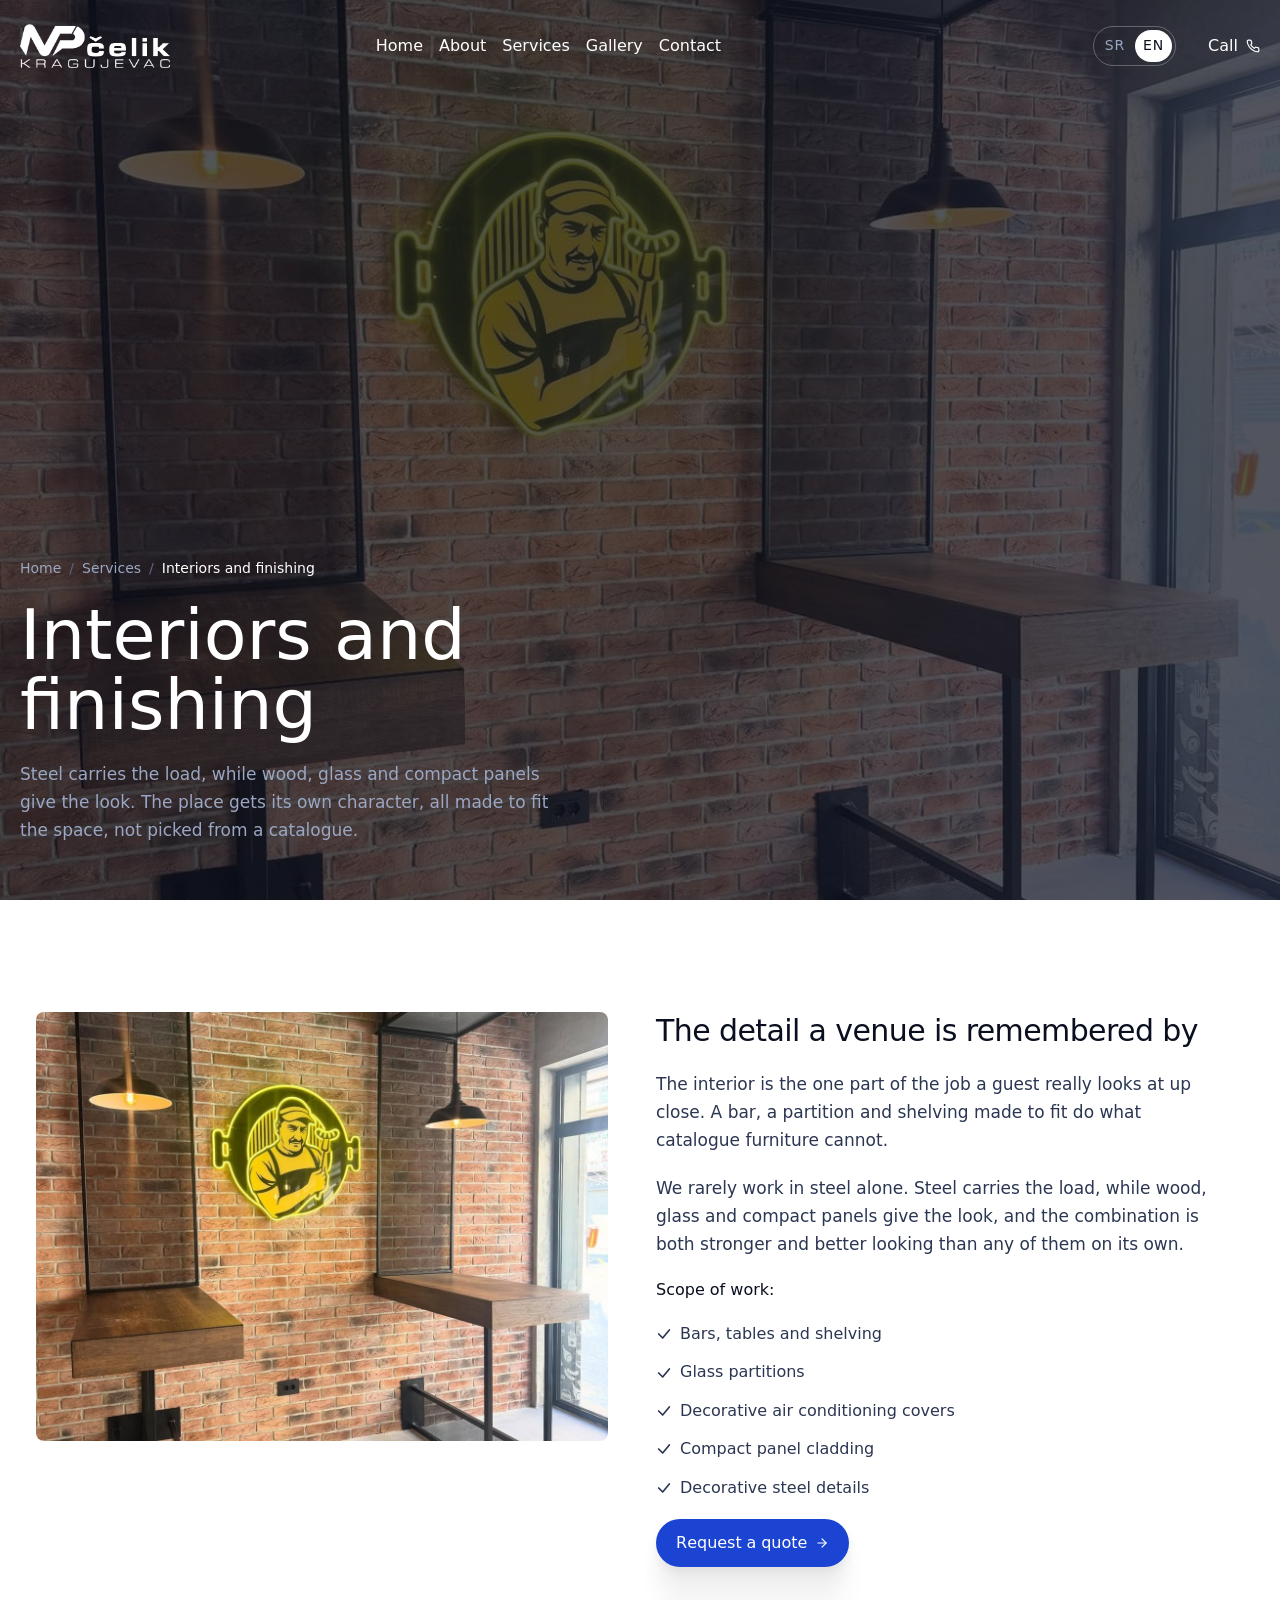
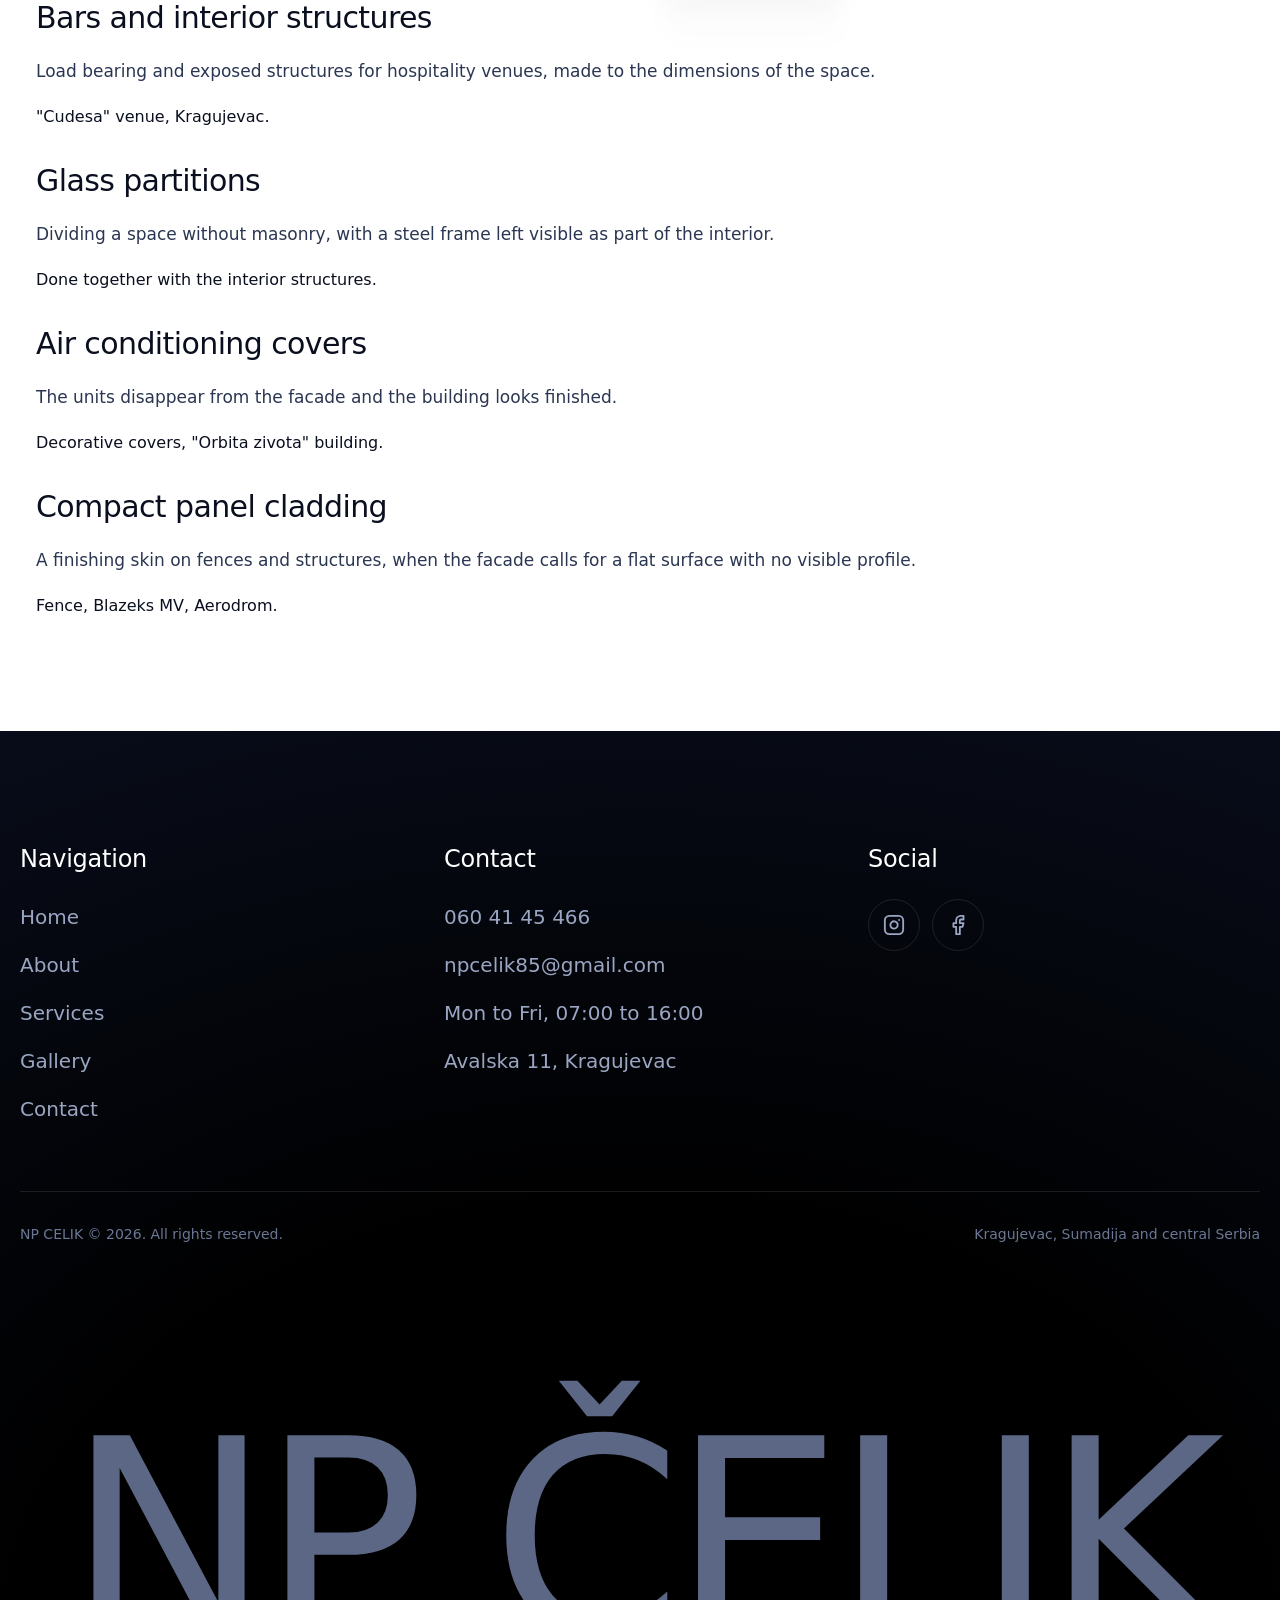
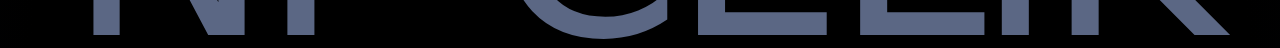
<file: site/usluga-deking-i-enterijer.html>
<!DOCTYPE html>
<html lang="sr-Latn-RS">
<head>
<meta charset="utf-8">
<meta name="viewport" content="width=device-width, initial-scale=1">
<title>Enterijer i završna obrada | NP Čelik Kragujevac</title>
<meta name="description" content="Deking, drvena tavanica, staklo i kompakt ploče na metalnoj konstrukciji. Lokal u Kragujevcu dobija karakter, sve po meri prostora, a ne iz kataloga.">
<meta name="geo.placename" content="Kragujevac">
<meta property="og:type" content="website">
<meta property="og:title" content="Enterijer i završna obrada | NP Čelik Kragujevac">
<meta property="og:description" content="Deking, drvena tavanica, staklo i kompakt ploče na metalnoj konstrukciji. Lokal u Kragujevcu dobija karakter, sve po meri prostora, a ne iz kataloga.">
<meta property="og:image" content="https://celik-np.vercel.app/assets/img/rad-poslovna-hala.jpg">
<!-- SEO: canonical, drustvene mreze i strukturirani podaci -->
<link rel="canonical" href="https://celik-np.vercel.app/usluga-deking-i-enterijer.html">
<meta property="og:url" content="https://celik-np.vercel.app/usluga-deking-i-enterijer.html">
<meta property="og:site_name" content="NP Čelik">
<meta property="og:locale" content="sr_RS">
<meta name="twitter:card" content="summary_large_image">
<meta name="twitter:title" content="Enterijer i završna obrada | NP Čelik Kragujevac">
<meta name="twitter:description" content="Deking, drvena tavanica, staklo i kompakt ploče na metalnoj konstrukciji. Lokal u Kragujevcu dobija karakter, sve po meri prostora, a ne iz kataloga.">
<meta name="twitter:image" content="https://celik-np.vercel.app/assets/img/rad-poslovna-hala.jpg">
<script type="application/ld+json">
{
  "@context": "https://schema.org",
  "@type": "Service",
  "name": "Deking, enterijer i završna obrada",
  "serviceType": "Enterijer",
  "url": "https://celik-np.vercel.app/usluga-deking-i-enterijer.html",
  "areaServed": {
    "@type": "City",
    "name": "Kragujevac"
  },
  "provider": {
    "@id": "https://celik-np.vercel.app/#firma"
  }
}
</script>
<script type="application/ld+json">
{
  "@context": "https://schema.org",
  "@type": "BreadcrumbList",
  "itemListElement": [
    {
      "@type": "ListItem",
      "position": 1,
      "name": "Početna",
      "item": "https://celik-np.vercel.app/"
    },
    {
      "@type": "ListItem",
      "position": 2,
      "name": "Usluge",
      "item": "https://celik-np.vercel.app/usluge.html"
    },
    {
      "@type": "ListItem",
      "position": 3,
      "name": "Enterijer",
      "item": "https://celik-np.vercel.app/usluga-deking-i-enterijer.html"
    }
  ]
}
</script>
<!-- /SEO -->
<link rel="icon" href="assets/img/favicon.ico" sizes="any">
<link rel="icon" href="assets/img/favicon-32.png" type="image/png" sizes="32x32">
<link rel="apple-touch-icon" href="assets/img/apple-touch-icon.png">
<link rel="preconnect" href="https://fonts.googleapis.com">
<link rel="preconnect" href="https://fonts.gstatic.com" crossorigin>
<link rel="stylesheet" href="css/tokens.css?v=2e022fcb">
<link rel="stylesheet" href="css/styles.css?v=199bbe2f">
<link rel="stylesheet" href="css/stranice.css?v=e9914ba0">
</head>
<body>
<a class="skip-link" href="#main">Preskoči na sadržaj</a>

<!-- ==========================================================================
     SVG SPRITE  /  sve ikone na jednom mestu
     Lucide stil, stroke 2, currentColor. Bez emodzija.
     ========================================================================== -->
<svg width="0" height="0" style="position:absolute" aria-hidden="true" focusable="false">
  <symbol id="i-factory" viewBox="0 0 24 24" fill="none" stroke="currentColor" stroke-width="2" stroke-linecap="round" stroke-linejoin="round">
    <path d="M2 20a2 2 0 0 0 2 2h16a2 2 0 0 0 2-2V8l-7 5V8l-7 5V4a2 2 0 0 0-2-2H4a2 2 0 0 0-2 2Z"/><path d="M17 18h1"/><path d="M12 18h1"/><path d="M7 18h1"/>
  </symbol>
  <symbol id="i-hardhat" viewBox="0 0 24 24" fill="none" stroke="currentColor" stroke-width="2" stroke-linecap="round" stroke-linejoin="round">
    <path d="M2 18a1 1 0 0 0 1 1h18a1 1 0 0 0 1-1v-2a1 1 0 0 0-1-1H3a1 1 0 0 0-1 1v2z"/><path d="M10 10V5a1 1 0 0 1 1-1h2a1 1 0 0 1 1 1v5"/><path d="M4 15v-3a6 6 0 0 1 6-6"/><path d="M14 6a6 6 0 0 1 6 6v3"/>
  </symbol>
  <symbol id="i-flame" viewBox="0 0 24 24" fill="none" stroke="currentColor" stroke-width="2" stroke-linecap="round" stroke-linejoin="round">
    <path d="M8.5 14.5A2.5 2.5 0 0 0 11 12c0-1.38-.5-2-1-3-1.07-2.14-.22-4.05 2-6 .5 2.5 2 4.9 4 6.5 2 1.6 3 3.5 3 5.5a7 7 0 1 1-14 0c0-1.15.43-2.29 1-3a2.5 2.5 0 0 0 2.5 2.5z"/>
  </symbol>
  <symbol id="i-warehouse" viewBox="0 0 24 24" fill="none" stroke="currentColor" stroke-width="2" stroke-linecap="round" stroke-linejoin="round">
    <path d="M22 8.35V20a2 2 0 0 1-2 2H4a2 2 0 0 1-2-2V8.35A2 2 0 0 1 3.26 6.5l8-3.2a2 2 0 0 1 1.48 0l8 3.2A2 2 0 0 1 22 8.35Z"/><path d="M6 18h12"/><path d="M6 14h12"/><path d="M6 10h12v12H6z"/>
  </symbol>
  <!-- Gola kvacica. Konstra je koristi u krugu, ispred svake stavke
       obima posla. Stroke 2.5 kao na originalu. -->
  <symbol id="i-check" viewBox="0 0 24 24" fill="none" stroke="currentColor" stroke-width="2.5" stroke-linecap="round" stroke-linejoin="round">
    <path d="m4 12 6 6L20 6"/>
  </symbol>
  <symbol id="i-badge-check" viewBox="0 0 24 24" fill="none" stroke="currentColor" stroke-width="2" stroke-linecap="round" stroke-linejoin="round">
    <path d="M3.85 8.62a4 4 0 0 1 4.78-4.77 4 4 0 0 1 6.74 0 4 4 0 0 1 4.78 4.78 4 4 0 0 1 0 6.74 4 4 0 0 1-4.77 4.78 4 4 0 0 1-6.75 0 4 4 0 0 1-4.78-4.77 4 4 0 0 1 0-6.76Z"/><path d="m9 12 2 2 4-4"/>
  </symbol>
  <symbol id="i-clock" viewBox="0 0 24 24" fill="none" stroke="currentColor" stroke-width="2" stroke-linecap="round" stroke-linejoin="round">
    <circle cx="12" cy="12" r="10"/><path d="M12 6v6l4 2"/>
  </symbol>
  <symbol id="i-cog" viewBox="0 0 24 24" fill="none" stroke="currentColor" stroke-width="2" stroke-linecap="round" stroke-linejoin="round">
    <path d="M12.22 2h-.44a2 2 0 0 0-2 2v.18a2 2 0 0 1-1 1.73l-.43.25a2 2 0 0 1-2 0l-.15-.08a2 2 0 0 0-2.73.73l-.22.38a2 2 0 0 0 .73 2.73l.15.1a2 2 0 0 1 1 1.72v.51a2 2 0 0 1-1 1.74l-.15.09a2 2 0 0 0-.73 2.73l.22.38a2 2 0 0 0 2.73.73l.15-.08a2 2 0 0 1 2 0l.43.25a2 2 0 0 1 1 1.73V20a2 2 0 0 0 2 2h.44a2 2 0 0 0 2-2v-.18a2 2 0 0 1 1-1.73l.43-.25a2 2 0 0 1 2 0l.15.08a2 2 0 0 0 2.73-.73l.22-.39a2 2 0 0 0-.73-2.73l-.15-.08a2 2 0 0 1-1-1.74v-.5a2 2 0 0 1 1-1.74l.15-.09a2 2 0 0 0 .73-2.73l-.22-.38a2 2 0 0 0-2.73-.73l-.15.08a2 2 0 0 1-2 0l-.43-.25a2 2 0 0 1-1-1.73V4a2 2 0 0 0-2-2z"/><circle cx="12" cy="12" r="3"/>
  </symbol>
  <symbol id="i-ruler" viewBox="0 0 24 24" fill="none" stroke="currentColor" stroke-width="2" stroke-linecap="round" stroke-linejoin="round">
    <path d="M21.3 15.3a2.4 2.4 0 0 1 0 3.4l-2.6 2.6a2.4 2.4 0 0 1-3.4 0L2.7 8.7a2.41 2.41 0 0 1 0-3.4l2.6-2.6a2.41 2.41 0 0 1 3.4 0Z"/><path d="m14.5 12.5 2-2"/><path d="m11.5 9.5 2-2"/><path d="m8.5 6.5 2-2"/><path d="m17.5 15.5 2-2"/>
  </symbol>
  <symbol id="i-calendar-check" viewBox="0 0 24 24" fill="none" stroke="currentColor" stroke-width="2" stroke-linecap="round" stroke-linejoin="round">
    <path d="M8 2v4"/><path d="M16 2v4"/><rect width="18" height="18" x="3" y="4" rx="2"/><path d="M3 10h18"/><path d="m9 16 2 2 4-4"/>
  </symbol>
  <symbol id="i-phone" viewBox="0 0 24 24" fill="none" stroke="currentColor" stroke-width="2" stroke-linecap="round" stroke-linejoin="round">
    <path d="M22 16.92v3a2 2 0 0 1-2.18 2 19.79 19.79 0 0 1-8.63-3.07 19.5 19.5 0 0 1-6-6 19.79 19.79 0 0 1-3.07-8.67A2 2 0 0 1 4.11 2h3a2 2 0 0 1 2 1.72 12.84 12.84 0 0 0 .7 2.81 2 2 0 0 1-.45 2.11L8.09 9.91a16 16 0 0 0 6 6l1.27-1.27a2 2 0 0 1 2.11-.45 12.84 12.84 0 0 0 2.81.7A2 2 0 0 1 22 16.92z"/>
  </symbol>
  <symbol id="i-mail" viewBox="0 0 24 24" fill="none" stroke="currentColor" stroke-width="2" stroke-linecap="round" stroke-linejoin="round">
    <rect width="20" height="16" x="2" y="4" rx="2"/><path d="m22 7-8.97 5.7a1.94 1.94 0 0 1-2.06 0L2 7"/>
  </symbol>
  <!-- Dodato 10.08.2026. za polja u obrascu. Isti crtez kao lucide user
       i message-square, da se poklapa sa ostalima u ovom spisku. -->
  <symbol id="i-user" viewBox="0 0 24 24" fill="none" stroke="currentColor" stroke-width="2" stroke-linecap="round" stroke-linejoin="round">
    <path d="M19 21v-2a4 4 0 0 0-4-4H9a4 4 0 0 0-4 4v2"/><circle cx="12" cy="7" r="4"/>
  </symbol>
  <symbol id="i-message" viewBox="0 0 24 24" fill="none" stroke="currentColor" stroke-width="2" stroke-linecap="round" stroke-linejoin="round">
    <path d="M21 15a2 2 0 0 1-2 2H7l-4 4V5a2 2 0 0 1 2-2h14a2 2 0 0 1 2 2z"/>
  </symbol>
  <symbol id="i-pin" viewBox="0 0 24 24" fill="none" stroke="currentColor" stroke-width="2" stroke-linecap="round" stroke-linejoin="round">
    <path d="M20 10c0 6-8 12-8 12s-8-6-8-12a8 8 0 0 1 16 0Z"/><circle cx="12" cy="10" r="3"/>
  </symbol>
  <symbol id="i-instagram" viewBox="0 0 24 24" fill="none" stroke="currentColor" stroke-width="2" stroke-linecap="round" stroke-linejoin="round">
    <rect width="20" height="20" x="2" y="2" rx="5"/><path d="M16 11.37A4 4 0 1 1 12.63 8 4 4 0 0 1 16 11.37z"/><path d="M17.5 6.5h.01"/>
  </symbol>
  <symbol id="i-facebook" viewBox="0 0 24 24" fill="none" stroke="currentColor" stroke-width="2" stroke-linecap="round" stroke-linejoin="round">
    <path d="M18 2h-3a5 5 0 0 0-5 5v3H7v4h3v8h4v-8h3l1-4h-4V7a1 1 0 0 1 1-1h3z"/>
  </symbol>
  <symbol id="i-menu" viewBox="0 0 24 24" fill="none" stroke="currentColor" stroke-width="2" stroke-linecap="round" stroke-linejoin="round">
    <path d="M4 6h16"/><path d="M4 12h16"/><path d="M4 18h16"/>
  </symbol>
  <symbol id="i-close" viewBox="0 0 24 24" fill="none" stroke="currentColor" stroke-width="2" stroke-linecap="round" stroke-linejoin="round">
    <path d="M18 6 6 18"/><path d="m6 6 12 12"/>
  </symbol>
  <symbol id="i-arrow-right" viewBox="0 0 24 24" fill="none" stroke="currentColor" stroke-width="2" stroke-linecap="round" stroke-linejoin="round">
    <path d="M5 12h14"/><path d="m12 5 7 7-7 7"/>
  </symbol>
  <symbol id="i-arrow-up-right" viewBox="0 0 24 24" fill="none" stroke="currentColor" stroke-width="2" stroke-linecap="round" stroke-linejoin="round">
    <path d="M7 17 17 7"/><path d="M7 7h10v10"/>
  </symbol>
  <symbol id="i-star" viewBox="0 0 24 24" fill="currentColor" stroke="none">
    <path d="m12 2 2.9 6.26 6.85.7-5.1 4.6 1.44 6.72L12 16.9l-6.09 3.38 1.44-6.72-5.1-4.6 6.85-.7z"/>
  </symbol>
</svg>



<header class="header header--light" id="header">
  <div class="header__inner">

    <div class="header__brand-wrap">
      <a class="brand" href="index.html#hero" aria-label="NP Čelik, početna strana">
        <!-- [SLIKA: logo NP Čelik] Badge iz brand asseta. Puni lockup je hromiran
             i nestaje na svijetloj podlozi, pa ide badge + tekstualni wordmark. -->
        <img class="brand__badge" src="assets/img/logo-np-celik.png" alt="" width="470" height="139" aria-hidden="true">
      </a>

      <!-- Hamburger stoji uz logo samo na mobilnom, kao na originalu. -->
      <button class="menu-toggle" id="menu-toggle" type="button"
              aria-controls="nav" aria-expanded="false" aria-label="Otvorite meni">
        <svg class="menu-toggle__open"  aria-hidden="true" focusable="false"><use href="#i-menu"></use></svg>
        <svg class="menu-toggle__close" aria-hidden="true" focusable="false"><use href="#i-close"></use></svg>
      </button>
    </div>

    <nav class="nav" id="nav" data-open="false" aria-label="Glavna navigacija">
      <!-- Svaki link nosi tacku koja na hover ulazi s lijeva i gura natpis. -->
      <a class="nav__link" href="index.html#hero"><span class="nav__dot" aria-hidden="true"></span><span>Početna</span></a>
      <a class="nav__link" href="o-nama.html"><span class="nav__dot" aria-hidden="true"></span><span>O nama</span></a>
      <a class="nav__link" href="usluge.html"><span class="nav__dot" aria-hidden="true"></span><span>Usluge</span></a>
      <a class="nav__link" href="galerija.html"><span class="nav__dot" aria-hidden="true"></span><span>Galerija</span></a>
      <a class="nav__link" href="kontakt.html"><span class="nav__dot" aria-hidden="true"></span><span>Kontakt</span></a>
    </nav>

    <div class="header__actions">
      <div class="lang" role="group" aria-label="Jezik">
        <button class="lang__btn" type="button" data-jezik-prekidac="sr" aria-pressed="true">SR</button>
        <button class="lang__btn" type="button" data-jezik-prekidac="en" aria-pressed="false">EN</button>
      </div>

      <!-- Broj telefona je uklonjen iz zaglavlja na zahtjev, kao i na
           Konstri. Klik-na-poziv ostaje u CTA traci, kontaktu i podnozju.
           Napomena: ICP kaze da je prvi kontakt poziv i da broj treba
           iznad prevoja, pa ovo vrijedi pratiti kad sajt bude uzivo. -->
      <!-- Dugme vodi pravo na poziv, ne na kontakt sekciju. ICP kaze da
           prvi kontakt ide preko telefona i da broj mora iznad prevoja;
           ovim se to vraca, a da broj ne zauzima mjesto u traci. -->
      <a class="btn btn--bare header__cta" href="tel:0604145466" aria-label="Pozovite nas na 060 41 45 466">
        <span class="btn__label" data-roll>Pozovi</span>
        <span class="btn__icons" aria-hidden="true">
          <svg class="btn__icon"><use href="#i-phone"></use></svg>
          <svg class="btn__icon"><use href="#i-phone"></use></svg>
        </span>
      </a>
    </div>

  </div>
</header>

<div class="smenu" id="smenu" aria-hidden="true">
  <div class="smenu__layer smenu__layer--1" aria-hidden="true"></div>
  <div class="smenu__layer smenu__layer--2" aria-hidden="true"></div>

  <nav class="smenu__panel" aria-label="Glavna navigacija, mobilna">
    <ul class="smenu__list">
      <li class="smenu__row" style="--i: 0"><a class="smenu__item" href="index.html#hero"><span class="smenu__label">Početna</span><span class="smenu__num" aria-hidden="true">01</span></a></li>
      <li class="smenu__row" style="--i: 1"><a class="smenu__item" href="o-nama.html"><span class="smenu__label">O nama</span><span class="smenu__num" aria-hidden="true">02</span></a></li>
      <li class="smenu__row" style="--i: 2"><a class="smenu__item" href="usluge.html"><span class="smenu__label">Usluge</span><span class="smenu__num" aria-hidden="true">03</span></a></li>
      <li class="smenu__row" style="--i: 3"><a class="smenu__item" href="galerija.html"><span class="smenu__label">Galerija</span><span class="smenu__num" aria-hidden="true">04</span></a></li>
      <li class="smenu__row" style="--i: 4"><a class="smenu__item" href="kontakt.html"><span class="smenu__label">Kontakt</span><span class="smenu__num" aria-hidden="true">05</span></a></li>
    </ul>

    <a class="btn btn--sand smenu__cta" href="tel:0604145466">
      <span class="btn__label">Pozovite 060 41 45 466</span>
      <span class="btn__icons" aria-hidden="true">
        <svg class="btn__icon"><use href="#i-phone"></use></svg>
      </span>
    </a>

    <div class="smenu__social">
      <p class="smenu__social-title">Mreže</p>
      <ul class="smenu__social-list">
        <li style="--i: 0"><a class="smenu__social-link" href="https://www.instagram.com/celiknp/" target="_blank" rel="noopener noreferrer">Instagram</a></li>
        <li style="--i: 1"><a class="smenu__social-link" href="https://www.facebook.com/npcelikconstruction" target="_blank" rel="noopener noreferrer">Facebook</a></li>
      </ul>
    </div>
        <div class="lang lang--menu" role="group" aria-label="Jezik">
      <button class="lang__btn" type="button" data-jezik-prekidac="sr" aria-pressed="true">SR</button>
      <button class="lang__btn" type="button" data-jezik-prekidac="en" aria-pressed="false">EN</button>
    </div>
  </nav>
</div>




<main id="main">

  <section class="phero" aria-labelledby="phero-naslov">
    <figure class="phero__image">
      <img src="assets/img/rad-poslovna-hala.jpg" alt="Enterijer lokala Čudesa u Kragujevcu, šank i metalna konstrukcija po meri prostora" fetchpriority="high" decoding="async">
    </figure>
    <div class="phero__overlay" aria-hidden="true"></div>

    <div class="phero__inner">
      <nav class="crumbs" aria-label="Putanja">
        <ol class="crumbs__list"><li class="crumbs__item"><a href="index.html">Početna</a></li><li class="crumbs__item"><a href="usluge.html">Usluge</a></li><li class="crumbs__item" aria-current="page">Enterijer i završna obrada</li></ol>
      </nav>
      <div class="phero__heading">
        <h1 class="phero__title" id="phero-naslov">Enterijer i završna obrada</h1>
        <p class="phero__lead">Metal nosi, a drvo, staklo i kompakt ploče daju izgled. Lokal dobija prepoznatljiv karakter, sve po meri prostora, ne iz kataloga.</p>
      </div>
    </div>
  </section>

  <section class="sindex" aria-labelledby="uvod-naslov">
    <div class="sindex__inner">

      <article class="sitem" data-reveal>
        <figure class="sitem__media">
          <img src="assets/img/rad-poslovna-hala.jpg" alt="Enterijer lokala Čudesa u Kragujevcu, šank i metalna konstrukcija po meri prostora" width="1169" height="878" loading="lazy" decoding="async">
        </figure>
        <div class="sitem__body">
          <h2 class="sitem__title" id="uvod-naslov">Detalj po kome se lokal pamti</h2>
          <p class="sitem__desc">Enterijer je jedini deo posla koji gost stvarno gleda izbliza. Šank, pregrada i polica po meri prostora rade ono što nameštaj iz kataloga ne može.</p>
          <p class="sitem__desc">Retko radimo samo metal. Metal nosi, a drvo, staklo i kompakt daju izgled, i kombinacija je i jača i lepša od bilo čega samostalno.</p>
          <p class="sitem__scope-title">Obim posla:</p>
          <ul class="sitem__scope">
              <li><svg aria-hidden="true" focusable="false"><use href="#i-check"></use></svg><span>Šankovi, stolovi i police</span></li>
              <li><svg aria-hidden="true" focusable="false"><use href="#i-check"></use></svg><span>Staklene pregrade</span></li>
              <li><svg aria-hidden="true" focusable="false"><use href="#i-check"></use></svg><span>Ukrasne maske za klima uređaje</span></li>
              <li><svg aria-hidden="true" focusable="false"><use href="#i-check"></use></svg><span>Oblaganje kompakt pločama</span></li>
              <li><svg aria-hidden="true" focusable="false"><use href="#i-check"></use></svg><span>Dekorativni metalni detalji</span></li>
          </ul>
          <a class="btn btn--solid" href="kontakt.html"><span class="btn__label" data-roll>Zatražite ponudu</span><span class="btn__icons" aria-hidden="true"><svg class="btn__icon"><use href="#i-arrow-right"></use></svg><svg class="btn__icon"><use href="#i-arrow-right"></use></svg></span></a>
        </div>
      </article>

      <article class="sitem" data-reveal>
        <div class="sitem__body">
          <h2 class="sitem__title">Šankovi i enterijerske konstrukcije</h2>
          <p class="sitem__desc">Nosive i vidljive konstrukcije za ugostiteljske lokale, izrađene prema merama prostora.</p>
          <p class="sitem__scope-title">Lokal „Čudesa", Kragujevac.</p>
        </div>
      </article>

      <article class="sitem" data-reveal>
        <div class="sitem__body">
          <h2 class="sitem__title">Staklene pregrade</h2>
          <p class="sitem__desc">Podela prostora bez zidanja, sa metalnim okvirom koji ostaje vidljiv kao deo enterijera.</p>
          <p class="sitem__scope-title">Radi se uz enterijerske konstrukcije.</p>
        </div>
      </article>

      <article class="sitem" data-reveal>
        <div class="sitem__body">
          <h2 class="sitem__title">Maske za klima uređaje</h2>
          <p class="sitem__desc">Instalacije nestaju sa fasade i objekat izgleda dovršeno.</p>
          <p class="sitem__scope-title">Ukrasne maske, objekat „Orbita života".</p>
        </div>
      </article>

      <article class="sitem" data-reveal>
        <div class="sitem__body">
          <h2 class="sitem__title">Oblaganje kompaktom</h2>
          <p class="sitem__desc">Završna obloga na ogradama i konstrukcijama, kad fasada traži ravnu površinu bez vidljivog profila.</p>
          <p class="sitem__scope-title">Ograda Blazeks MV, Aerodrom.</p>
        </div>
      </article>

    </div>
  </section>

</main>

<footer class="footer" id="footer">
  <div class="footer__container">

    <!-- Gornji blok (naslov, podnaslov i dugme Zatrazite ponudu) je
         sklonjen 09.08.2026. na zahtjev. Isti poziv na akciju vec stoji
         u sekciji Kontakt neposredno iznad, pa je ovdje bio dupliran. -->

    <div class="footer__cols">

      <nav class="footer__col" aria-label="Navigacija u podnožju">
        <p class="footer__heading">Navigacija</p>
        <div class="footer__nav">
          <a class="footer__link" href="index.html#hero">Početna</a>
          <a class="footer__link" href="o-nama.html">O nama</a>
          <a class="footer__link" href="usluge.html">Usluge</a>
          <a class="footer__link" href="galerija.html">Galerija</a>
          <a class="footer__link" href="kontakt.html">Kontakt</a>
        </div>
      </nav>

      <div class="footer__col">
        <p class="footer__heading">Kontakt</p>
        <div class="footer__nav">
          <a class="footer__link" href="tel:0604145466">060 41 45 466</a>
          <a class="footer__link" href="mailto:npcelik85@gmail.com">npcelik85@gmail.com</a>
          <p class="footer__link">Pon–pet, 07–16h</p>
          <address class="footer__link footer__link--plain">Avalska 11, Kragujevac</address>
        </div>
      </div>

      <div class="footer__col">
        <p class="footer__heading">Mreže</p>
        <div class="social">
          <a class="social__link" href="https://www.instagram.com/celiknp/"
             target="_blank" rel="noopener noreferrer" aria-label="NP Čelik na Instagramu">
            <svg aria-hidden="true" focusable="false"><use href="#i-instagram"></use></svg>
          </a>
          <a class="social__link" href="https://www.facebook.com/npcelikconstruction"
             target="_blank" rel="noopener noreferrer" aria-label="NP Čelik na Facebooku">
            <svg aria-hidden="true" focusable="false"><use href="#i-facebook"></use></svg>
          </a>
        </div>
      </div>

    </div>

    <div class="footer__legal">
      <p>NP ČELIK &copy; 2026. Sva prava zadržana.</p>
      <p>Kragujevac, Šumadija i centralna Srbija</p>
    </div>

  </div>

  <!-- Ogroman wordmark preko cijele sirine, kao na originalu.
       aria-hidden jer je ukras: ime firme vec stoji u zaglavlju. -->
  <div class="footer__wordmark" aria-hidden="true">NP ČELIK</div>
</footer>
<script src="js/prevod.js?v=6ffe9566" defer></script>
<script src="js/jezik.js?v=ffe7c131" defer></script>
<script src="js/main.js?v=c156dd01" defer></script>

</body>
</html>
</file>
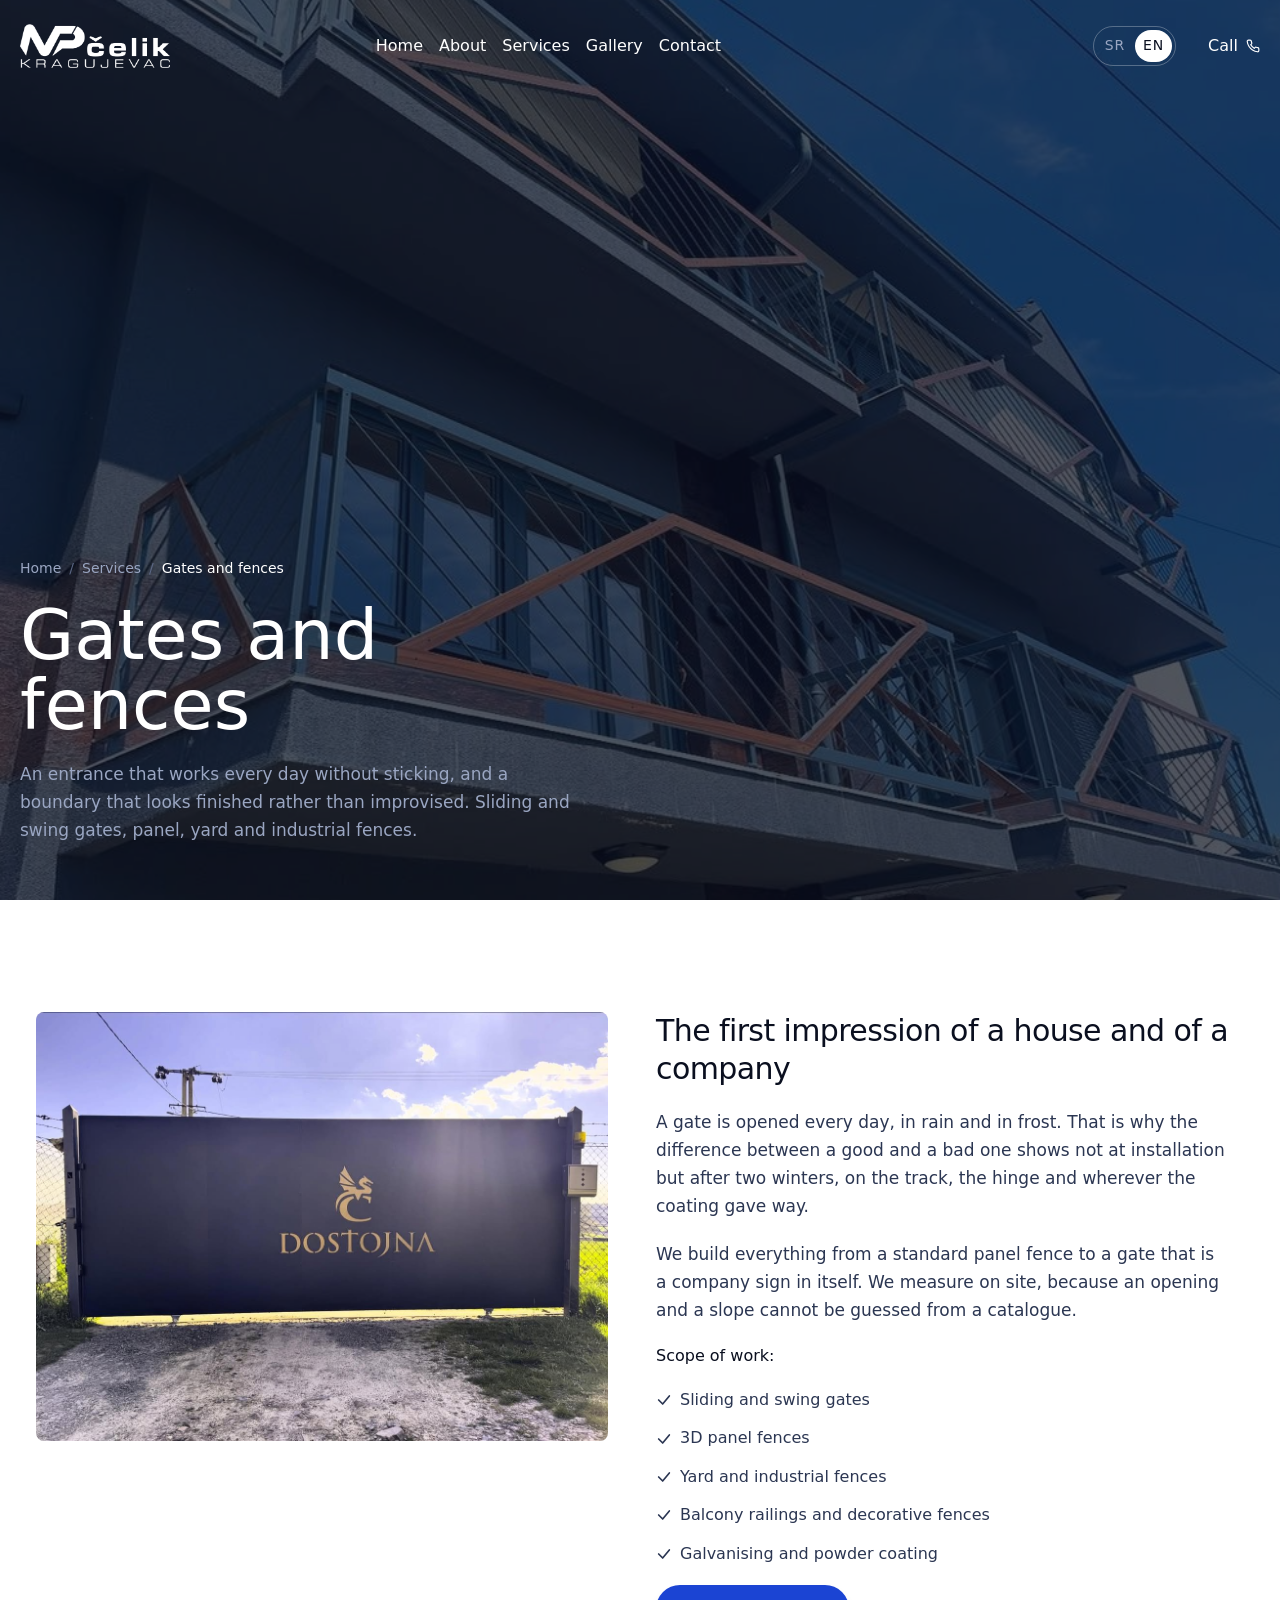
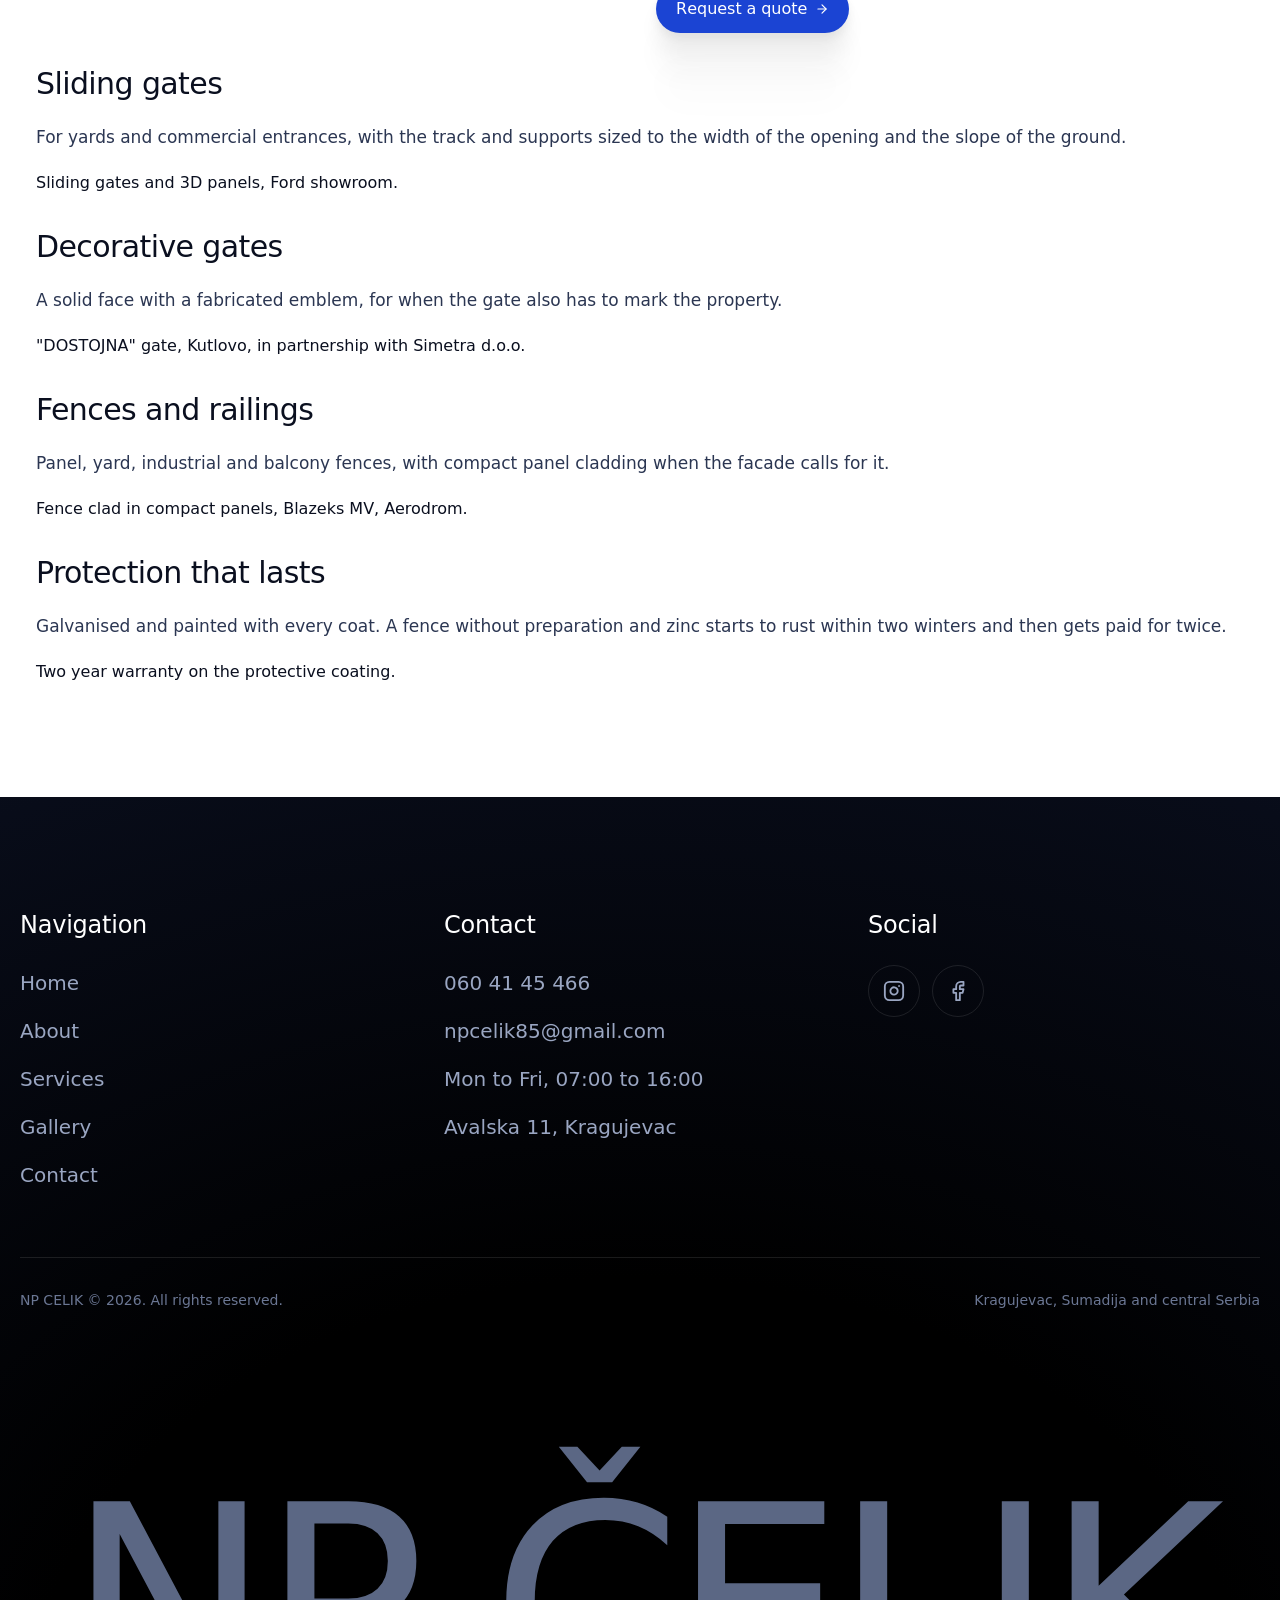
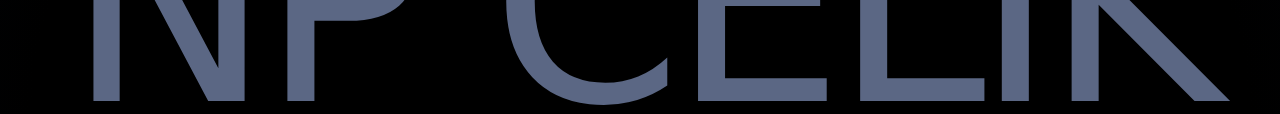
<file: site/usluga-kapije-i-ograde.html>
<!DOCTYPE html>
<html lang="sr-Latn-RS">
<head>
<meta charset="utf-8">
<meta name="viewport" content="width=device-width, initial-scale=1">
<title>Kapije i ograde | NP Čelik Kragujevac</title>
<meta name="description" content="Klizne i krilne kapije, panelne i dvorišne ograde u Kragujevcu. Pocinkovano ili plastificirano, po meri placa. Izlazak na teren i procena su besplatni.">
<meta name="geo.placename" content="Kragujevac">
<meta property="og:type" content="website">
<meta property="og:title" content="Kapije i ograde | NP Čelik Kragujevac">
<meta property="og:description" content="Klizne i krilne kapije, panelne i dvorišne ograde u Kragujevcu. Pocinkovano ili plastificirano, po meri placa. Izlazak na teren i procena su besplatni.">
<meta property="og:image" content="https://celik-np.vercel.app/assets/img/rad-01-celicna-hala.jpg">
<!-- SEO: canonical, drustvene mreze i strukturirani podaci -->
<link rel="canonical" href="https://celik-np.vercel.app/usluga-kapije-i-ograde.html">
<meta property="og:url" content="https://celik-np.vercel.app/usluga-kapije-i-ograde.html">
<meta property="og:site_name" content="NP Čelik">
<meta property="og:locale" content="sr_RS">
<meta name="twitter:card" content="summary_large_image">
<meta name="twitter:title" content="Kapije i ograde | NP Čelik Kragujevac">
<meta name="twitter:description" content="Klizne i krilne kapije, panelne i dvorišne ograde u Kragujevcu. Pocinkovano ili plastificirano, po meri placa. Izlazak na teren i procena su besplatni.">
<meta name="twitter:image" content="https://celik-np.vercel.app/assets/img/rad-01-celicna-hala.jpg">
<script type="application/ld+json">
{
  "@context": "https://schema.org",
  "@type": "Service",
  "name": "Izrada i montaža kapija i ograda",
  "serviceType": "Kapije i ograde",
  "url": "https://celik-np.vercel.app/usluga-kapije-i-ograde.html",
  "areaServed": {
    "@type": "City",
    "name": "Kragujevac"
  },
  "provider": {
    "@id": "https://celik-np.vercel.app/#firma"
  }
}
</script>
<script type="application/ld+json">
{
  "@context": "https://schema.org",
  "@type": "BreadcrumbList",
  "itemListElement": [
    {
      "@type": "ListItem",
      "position": 1,
      "name": "Početna",
      "item": "https://celik-np.vercel.app/"
    },
    {
      "@type": "ListItem",
      "position": 2,
      "name": "Usluge",
      "item": "https://celik-np.vercel.app/usluge.html"
    },
    {
      "@type": "ListItem",
      "position": 3,
      "name": "Kapije i ograde",
      "item": "https://celik-np.vercel.app/usluga-kapije-i-ograde.html"
    }
  ]
}
</script>
<!-- /SEO -->
<link rel="icon" href="assets/img/favicon.ico" sizes="any">
<link rel="icon" href="assets/img/favicon-32.png" type="image/png" sizes="32x32">
<link rel="apple-touch-icon" href="assets/img/apple-touch-icon.png">
<link rel="preconnect" href="https://fonts.googleapis.com">
<link rel="preconnect" href="https://fonts.gstatic.com" crossorigin>
<link rel="stylesheet" href="css/tokens.css?v=2e022fcb">
<link rel="stylesheet" href="css/styles.css?v=199bbe2f">
<link rel="stylesheet" href="css/stranice.css?v=e9914ba0">
</head>
<body>
<a class="skip-link" href="#main">Preskoči na sadržaj</a>

<!-- ==========================================================================
     SVG SPRITE  /  sve ikone na jednom mestu
     Lucide stil, stroke 2, currentColor. Bez emodzija.
     ========================================================================== -->
<svg width="0" height="0" style="position:absolute" aria-hidden="true" focusable="false">
  <symbol id="i-factory" viewBox="0 0 24 24" fill="none" stroke="currentColor" stroke-width="2" stroke-linecap="round" stroke-linejoin="round">
    <path d="M2 20a2 2 0 0 0 2 2h16a2 2 0 0 0 2-2V8l-7 5V8l-7 5V4a2 2 0 0 0-2-2H4a2 2 0 0 0-2 2Z"/><path d="M17 18h1"/><path d="M12 18h1"/><path d="M7 18h1"/>
  </symbol>
  <symbol id="i-hardhat" viewBox="0 0 24 24" fill="none" stroke="currentColor" stroke-width="2" stroke-linecap="round" stroke-linejoin="round">
    <path d="M2 18a1 1 0 0 0 1 1h18a1 1 0 0 0 1-1v-2a1 1 0 0 0-1-1H3a1 1 0 0 0-1 1v2z"/><path d="M10 10V5a1 1 0 0 1 1-1h2a1 1 0 0 1 1 1v5"/><path d="M4 15v-3a6 6 0 0 1 6-6"/><path d="M14 6a6 6 0 0 1 6 6v3"/>
  </symbol>
  <symbol id="i-flame" viewBox="0 0 24 24" fill="none" stroke="currentColor" stroke-width="2" stroke-linecap="round" stroke-linejoin="round">
    <path d="M8.5 14.5A2.5 2.5 0 0 0 11 12c0-1.38-.5-2-1-3-1.07-2.14-.22-4.05 2-6 .5 2.5 2 4.9 4 6.5 2 1.6 3 3.5 3 5.5a7 7 0 1 1-14 0c0-1.15.43-2.29 1-3a2.5 2.5 0 0 0 2.5 2.5z"/>
  </symbol>
  <symbol id="i-warehouse" viewBox="0 0 24 24" fill="none" stroke="currentColor" stroke-width="2" stroke-linecap="round" stroke-linejoin="round">
    <path d="M22 8.35V20a2 2 0 0 1-2 2H4a2 2 0 0 1-2-2V8.35A2 2 0 0 1 3.26 6.5l8-3.2a2 2 0 0 1 1.48 0l8 3.2A2 2 0 0 1 22 8.35Z"/><path d="M6 18h12"/><path d="M6 14h12"/><path d="M6 10h12v12H6z"/>
  </symbol>
  <!-- Gola kvacica. Konstra je koristi u krugu, ispred svake stavke
       obima posla. Stroke 2.5 kao na originalu. -->
  <symbol id="i-check" viewBox="0 0 24 24" fill="none" stroke="currentColor" stroke-width="2.5" stroke-linecap="round" stroke-linejoin="round">
    <path d="m4 12 6 6L20 6"/>
  </symbol>
  <symbol id="i-badge-check" viewBox="0 0 24 24" fill="none" stroke="currentColor" stroke-width="2" stroke-linecap="round" stroke-linejoin="round">
    <path d="M3.85 8.62a4 4 0 0 1 4.78-4.77 4 4 0 0 1 6.74 0 4 4 0 0 1 4.78 4.78 4 4 0 0 1 0 6.74 4 4 0 0 1-4.77 4.78 4 4 0 0 1-6.75 0 4 4 0 0 1-4.78-4.77 4 4 0 0 1 0-6.76Z"/><path d="m9 12 2 2 4-4"/>
  </symbol>
  <symbol id="i-clock" viewBox="0 0 24 24" fill="none" stroke="currentColor" stroke-width="2" stroke-linecap="round" stroke-linejoin="round">
    <circle cx="12" cy="12" r="10"/><path d="M12 6v6l4 2"/>
  </symbol>
  <symbol id="i-cog" viewBox="0 0 24 24" fill="none" stroke="currentColor" stroke-width="2" stroke-linecap="round" stroke-linejoin="round">
    <path d="M12.22 2h-.44a2 2 0 0 0-2 2v.18a2 2 0 0 1-1 1.73l-.43.25a2 2 0 0 1-2 0l-.15-.08a2 2 0 0 0-2.73.73l-.22.38a2 2 0 0 0 .73 2.73l.15.1a2 2 0 0 1 1 1.72v.51a2 2 0 0 1-1 1.74l-.15.09a2 2 0 0 0-.73 2.73l.22.38a2 2 0 0 0 2.73.73l.15-.08a2 2 0 0 1 2 0l.43.25a2 2 0 0 1 1 1.73V20a2 2 0 0 0 2 2h.44a2 2 0 0 0 2-2v-.18a2 2 0 0 1 1-1.73l.43-.25a2 2 0 0 1 2 0l.15.08a2 2 0 0 0 2.73-.73l.22-.39a2 2 0 0 0-.73-2.73l-.15-.08a2 2 0 0 1-1-1.74v-.5a2 2 0 0 1 1-1.74l.15-.09a2 2 0 0 0 .73-2.73l-.22-.38a2 2 0 0 0-2.73-.73l-.15.08a2 2 0 0 1-2 0l-.43-.25a2 2 0 0 1-1-1.73V4a2 2 0 0 0-2-2z"/><circle cx="12" cy="12" r="3"/>
  </symbol>
  <symbol id="i-ruler" viewBox="0 0 24 24" fill="none" stroke="currentColor" stroke-width="2" stroke-linecap="round" stroke-linejoin="round">
    <path d="M21.3 15.3a2.4 2.4 0 0 1 0 3.4l-2.6 2.6a2.4 2.4 0 0 1-3.4 0L2.7 8.7a2.41 2.41 0 0 1 0-3.4l2.6-2.6a2.41 2.41 0 0 1 3.4 0Z"/><path d="m14.5 12.5 2-2"/><path d="m11.5 9.5 2-2"/><path d="m8.5 6.5 2-2"/><path d="m17.5 15.5 2-2"/>
  </symbol>
  <symbol id="i-calendar-check" viewBox="0 0 24 24" fill="none" stroke="currentColor" stroke-width="2" stroke-linecap="round" stroke-linejoin="round">
    <path d="M8 2v4"/><path d="M16 2v4"/><rect width="18" height="18" x="3" y="4" rx="2"/><path d="M3 10h18"/><path d="m9 16 2 2 4-4"/>
  </symbol>
  <symbol id="i-phone" viewBox="0 0 24 24" fill="none" stroke="currentColor" stroke-width="2" stroke-linecap="round" stroke-linejoin="round">
    <path d="M22 16.92v3a2 2 0 0 1-2.18 2 19.79 19.79 0 0 1-8.63-3.07 19.5 19.5 0 0 1-6-6 19.79 19.79 0 0 1-3.07-8.67A2 2 0 0 1 4.11 2h3a2 2 0 0 1 2 1.72 12.84 12.84 0 0 0 .7 2.81 2 2 0 0 1-.45 2.11L8.09 9.91a16 16 0 0 0 6 6l1.27-1.27a2 2 0 0 1 2.11-.45 12.84 12.84 0 0 0 2.81.7A2 2 0 0 1 22 16.92z"/>
  </symbol>
  <symbol id="i-mail" viewBox="0 0 24 24" fill="none" stroke="currentColor" stroke-width="2" stroke-linecap="round" stroke-linejoin="round">
    <rect width="20" height="16" x="2" y="4" rx="2"/><path d="m22 7-8.97 5.7a1.94 1.94 0 0 1-2.06 0L2 7"/>
  </symbol>
  <!-- Dodato 10.08.2026. za polja u obrascu. Isti crtez kao lucide user
       i message-square, da se poklapa sa ostalima u ovom spisku. -->
  <symbol id="i-user" viewBox="0 0 24 24" fill="none" stroke="currentColor" stroke-width="2" stroke-linecap="round" stroke-linejoin="round">
    <path d="M19 21v-2a4 4 0 0 0-4-4H9a4 4 0 0 0-4 4v2"/><circle cx="12" cy="7" r="4"/>
  </symbol>
  <symbol id="i-message" viewBox="0 0 24 24" fill="none" stroke="currentColor" stroke-width="2" stroke-linecap="round" stroke-linejoin="round">
    <path d="M21 15a2 2 0 0 1-2 2H7l-4 4V5a2 2 0 0 1 2-2h14a2 2 0 0 1 2 2z"/>
  </symbol>
  <symbol id="i-pin" viewBox="0 0 24 24" fill="none" stroke="currentColor" stroke-width="2" stroke-linecap="round" stroke-linejoin="round">
    <path d="M20 10c0 6-8 12-8 12s-8-6-8-12a8 8 0 0 1 16 0Z"/><circle cx="12" cy="10" r="3"/>
  </symbol>
  <symbol id="i-instagram" viewBox="0 0 24 24" fill="none" stroke="currentColor" stroke-width="2" stroke-linecap="round" stroke-linejoin="round">
    <rect width="20" height="20" x="2" y="2" rx="5"/><path d="M16 11.37A4 4 0 1 1 12.63 8 4 4 0 0 1 16 11.37z"/><path d="M17.5 6.5h.01"/>
  </symbol>
  <symbol id="i-facebook" viewBox="0 0 24 24" fill="none" stroke="currentColor" stroke-width="2" stroke-linecap="round" stroke-linejoin="round">
    <path d="M18 2h-3a5 5 0 0 0-5 5v3H7v4h3v8h4v-8h3l1-4h-4V7a1 1 0 0 1 1-1h3z"/>
  </symbol>
  <symbol id="i-menu" viewBox="0 0 24 24" fill="none" stroke="currentColor" stroke-width="2" stroke-linecap="round" stroke-linejoin="round">
    <path d="M4 6h16"/><path d="M4 12h16"/><path d="M4 18h16"/>
  </symbol>
  <symbol id="i-close" viewBox="0 0 24 24" fill="none" stroke="currentColor" stroke-width="2" stroke-linecap="round" stroke-linejoin="round">
    <path d="M18 6 6 18"/><path d="m6 6 12 12"/>
  </symbol>
  <symbol id="i-arrow-right" viewBox="0 0 24 24" fill="none" stroke="currentColor" stroke-width="2" stroke-linecap="round" stroke-linejoin="round">
    <path d="M5 12h14"/><path d="m12 5 7 7-7 7"/>
  </symbol>
  <symbol id="i-arrow-up-right" viewBox="0 0 24 24" fill="none" stroke="currentColor" stroke-width="2" stroke-linecap="round" stroke-linejoin="round">
    <path d="M7 17 17 7"/><path d="M7 7h10v10"/>
  </symbol>
  <symbol id="i-star" viewBox="0 0 24 24" fill="currentColor" stroke="none">
    <path d="m12 2 2.9 6.26 6.85.7-5.1 4.6 1.44 6.72L12 16.9l-6.09 3.38 1.44-6.72-5.1-4.6 6.85-.7z"/>
  </symbol>
</svg>



<header class="header header--light" id="header">
  <div class="header__inner">

    <div class="header__brand-wrap">
      <a class="brand" href="index.html#hero" aria-label="NP Čelik, početna strana">
        <!-- [SLIKA: logo NP Čelik] Badge iz brand asseta. Puni lockup je hromiran
             i nestaje na svijetloj podlozi, pa ide badge + tekstualni wordmark. -->
        <img class="brand__badge" src="assets/img/logo-np-celik.png" alt="" width="470" height="139" aria-hidden="true">
      </a>

      <!-- Hamburger stoji uz logo samo na mobilnom, kao na originalu. -->
      <button class="menu-toggle" id="menu-toggle" type="button"
              aria-controls="nav" aria-expanded="false" aria-label="Otvorite meni">
        <svg class="menu-toggle__open"  aria-hidden="true" focusable="false"><use href="#i-menu"></use></svg>
        <svg class="menu-toggle__close" aria-hidden="true" focusable="false"><use href="#i-close"></use></svg>
      </button>
    </div>

    <nav class="nav" id="nav" data-open="false" aria-label="Glavna navigacija">
      <!-- Svaki link nosi tacku koja na hover ulazi s lijeva i gura natpis. -->
      <a class="nav__link" href="index.html#hero"><span class="nav__dot" aria-hidden="true"></span><span>Početna</span></a>
      <a class="nav__link" href="o-nama.html"><span class="nav__dot" aria-hidden="true"></span><span>O nama</span></a>
      <a class="nav__link" href="usluge.html"><span class="nav__dot" aria-hidden="true"></span><span>Usluge</span></a>
      <a class="nav__link" href="galerija.html"><span class="nav__dot" aria-hidden="true"></span><span>Galerija</span></a>
      <a class="nav__link" href="kontakt.html"><span class="nav__dot" aria-hidden="true"></span><span>Kontakt</span></a>
    </nav>

    <div class="header__actions">
      <div class="lang" role="group" aria-label="Jezik">
        <button class="lang__btn" type="button" data-jezik-prekidac="sr" aria-pressed="true">SR</button>
        <button class="lang__btn" type="button" data-jezik-prekidac="en" aria-pressed="false">EN</button>
      </div>

      <!-- Broj telefona je uklonjen iz zaglavlja na zahtjev, kao i na
           Konstri. Klik-na-poziv ostaje u CTA traci, kontaktu i podnozju.
           Napomena: ICP kaze da je prvi kontakt poziv i da broj treba
           iznad prevoja, pa ovo vrijedi pratiti kad sajt bude uzivo. -->
      <!-- Dugme vodi pravo na poziv, ne na kontakt sekciju. ICP kaze da
           prvi kontakt ide preko telefona i da broj mora iznad prevoja;
           ovim se to vraca, a da broj ne zauzima mjesto u traci. -->
      <a class="btn btn--bare header__cta" href="tel:0604145466" aria-label="Pozovite nas na 060 41 45 466">
        <span class="btn__label" data-roll>Pozovi</span>
        <span class="btn__icons" aria-hidden="true">
          <svg class="btn__icon"><use href="#i-phone"></use></svg>
          <svg class="btn__icon"><use href="#i-phone"></use></svg>
        </span>
      </a>
    </div>

  </div>
</header>

<div class="smenu" id="smenu" aria-hidden="true">
  <div class="smenu__layer smenu__layer--1" aria-hidden="true"></div>
  <div class="smenu__layer smenu__layer--2" aria-hidden="true"></div>

  <nav class="smenu__panel" aria-label="Glavna navigacija, mobilna">
    <ul class="smenu__list">
      <li class="smenu__row" style="--i: 0"><a class="smenu__item" href="index.html#hero"><span class="smenu__label">Početna</span><span class="smenu__num" aria-hidden="true">01</span></a></li>
      <li class="smenu__row" style="--i: 1"><a class="smenu__item" href="o-nama.html"><span class="smenu__label">O nama</span><span class="smenu__num" aria-hidden="true">02</span></a></li>
      <li class="smenu__row" style="--i: 2"><a class="smenu__item" href="usluge.html"><span class="smenu__label">Usluge</span><span class="smenu__num" aria-hidden="true">03</span></a></li>
      <li class="smenu__row" style="--i: 3"><a class="smenu__item" href="galerija.html"><span class="smenu__label">Galerija</span><span class="smenu__num" aria-hidden="true">04</span></a></li>
      <li class="smenu__row" style="--i: 4"><a class="smenu__item" href="kontakt.html"><span class="smenu__label">Kontakt</span><span class="smenu__num" aria-hidden="true">05</span></a></li>
    </ul>

    <a class="btn btn--sand smenu__cta" href="tel:0604145466">
      <span class="btn__label">Pozovite 060 41 45 466</span>
      <span class="btn__icons" aria-hidden="true">
        <svg class="btn__icon"><use href="#i-phone"></use></svg>
      </span>
    </a>

    <div class="smenu__social">
      <p class="smenu__social-title">Mreže</p>
      <ul class="smenu__social-list">
        <li style="--i: 0"><a class="smenu__social-link" href="https://www.instagram.com/celiknp/" target="_blank" rel="noopener noreferrer">Instagram</a></li>
        <li style="--i: 1"><a class="smenu__social-link" href="https://www.facebook.com/npcelikconstruction" target="_blank" rel="noopener noreferrer">Facebook</a></li>
      </ul>
    </div>
        <div class="lang lang--menu" role="group" aria-label="Jezik">
      <button class="lang__btn" type="button" data-jezik-prekidac="sr" aria-pressed="true">SR</button>
      <button class="lang__btn" type="button" data-jezik-prekidac="en" aria-pressed="false">EN</button>
    </div>
  </nav>
</div>




<main id="main">

  <section class="phero" aria-labelledby="phero-naslov">
    <figure class="phero__image">
      <img src="assets/img/rad-nadstresnica-solarni-jesenice.jpg" alt="Dekorativna klizna kapija DOSTOJNA u Kutlovu, izrađena sa Simetra d.o.o." fetchpriority="high" decoding="async">
    </figure>
    <div class="phero__overlay" aria-hidden="true"></div>

    <div class="phero__inner">
      <nav class="crumbs" aria-label="Putanja">
        <ol class="crumbs__list"><li class="crumbs__item"><a href="index.html">Početna</a></li><li class="crumbs__item"><a href="usluge.html">Usluge</a></li><li class="crumbs__item" aria-current="page">Kapije i ograde</li></ol>
      </nav>
      <div class="phero__heading">
        <h1 class="phero__title" id="phero-naslov">Kapije i ograde</h1>
        <p class="phero__lead">Ulaz koji radi svaki dan bez zapinjanja i granica placa koja izgleda završeno, a ne improvizovano. Klizne i krilne kapije, panelne, dvorišne i industrijske ograde.</p>
      </div>
    </div>
  </section>

  <section class="sindex" aria-labelledby="uvod-naslov">
    <div class="sindex__inner">

      <article class="sitem" data-reveal>
        <figure class="sitem__media">
          <img src="assets/img/rad-01-celicna-hala.jpg" alt="Dekorativna klizna kapija DOSTOJNA u Kutlovu, izrađena sa Simetra d.o.o." width="1169" height="878" loading="lazy" decoding="async">
        </figure>
        <div class="sitem__body">
          <h2 class="sitem__title" id="uvod-naslov">Prvi utisak o kući i o firmi</h2>
          <p class="sitem__desc">Kapija se otvara svaki dan, po kiši i po mrazu. Zato se razlika između dobre i loše ne vidi na montaži nego kroz dve zime, na vođici, šarki i na mestu gde je zaštita popustila.</p>
          <p class="sitem__desc">Radimo od tipske panelne ograde do kapije koja je sama po sebi znak firme. Merimo na licu mesta, jer se otvor i pad terena ne pogađaju iz kataloga.</p>
          <p class="sitem__scope-title">Obim posla:</p>
          <ul class="sitem__scope">
              <li><svg aria-hidden="true" focusable="false"><use href="#i-check"></use></svg><span>Klizne i krilne kapije</span></li>
              <li><svg aria-hidden="true" focusable="false"><use href="#i-check"></use></svg><span>3D panelne ograde</span></li>
              <li><svg aria-hidden="true" focusable="false"><use href="#i-check"></use></svg><span>Dvorišne i industrijske ograde</span></li>
              <li><svg aria-hidden="true" focusable="false"><use href="#i-check"></use></svg><span>Balkonski gelenderi i dekorativne ograde</span></li>
              <li><svg aria-hidden="true" focusable="false"><use href="#i-check"></use></svg><span>Pocinkovanje i plastifikacija</span></li>
          </ul>
          <a class="btn btn--solid" href="kontakt.html"><span class="btn__label" data-roll>Zatražite ponudu</span><span class="btn__icons" aria-hidden="true"><svg class="btn__icon"><use href="#i-arrow-right"></use></svg><svg class="btn__icon"><use href="#i-arrow-right"></use></svg></span></a>
        </div>
      </article>

      <article class="sitem" data-reveal>
        <div class="sitem__body">
          <h2 class="sitem__title">Klizne kapije</h2>
          <p class="sitem__desc">Za dvorišta i poslovne ulaze, sa vođicom i nosačima dimenzionisanim prema širini otvora i nagibu terena.</p>
          <p class="sitem__scope-title">Klizne kapije i 3D paneli, Ford salon.</p>
        </div>
      </article>

      <article class="sitem" data-reveal>
        <div class="sitem__body">
          <h2 class="sitem__title">Dekorativne kapije</h2>
          <p class="sitem__desc">Puno lice sa izrađenim znakom, kad kapija treba da radi i kao obeležje objekta.</p>
          <p class="sitem__scope-title">Kapija „DOSTOJNA", Kutlovo, u saradnji sa Simetra d.o.o.</p>
        </div>
      </article>

      <article class="sitem" data-reveal>
        <div class="sitem__body">
          <h2 class="sitem__title">Ograde i gelenderi</h2>
          <p class="sitem__desc">Panelne, dvorišne, industrijske i balkonske, sa oblaganjem kompakt pločama kad fasada to traži.</p>
          <p class="sitem__scope-title">Ograda obložena kompaktom, Blazeks MV, Aerodrom.</p>
        </div>
      </article>

      <article class="sitem" data-reveal>
        <div class="sitem__body">
          <h2 class="sitem__title">Zaštita koja traje</h2>
          <p class="sitem__desc">Pocinkovano i farbano sa svim nanosima. Ograda bez pripreme i cinka počne da rđa kroz dve zime i onda se plaća dvaput.</p>
          <p class="sitem__scope-title">Garancija na zaštitu dve godine.</p>
        </div>
      </article>

    </div>
  </section>

</main>

<footer class="footer" id="footer">
  <div class="footer__container">

    <!-- Gornji blok (naslov, podnaslov i dugme Zatrazite ponudu) je
         sklonjen 09.08.2026. na zahtjev. Isti poziv na akciju vec stoji
         u sekciji Kontakt neposredno iznad, pa je ovdje bio dupliran. -->

    <div class="footer__cols">

      <nav class="footer__col" aria-label="Navigacija u podnožju">
        <p class="footer__heading">Navigacija</p>
        <div class="footer__nav">
          <a class="footer__link" href="index.html#hero">Početna</a>
          <a class="footer__link" href="o-nama.html">O nama</a>
          <a class="footer__link" href="usluge.html">Usluge</a>
          <a class="footer__link" href="galerija.html">Galerija</a>
          <a class="footer__link" href="kontakt.html">Kontakt</a>
        </div>
      </nav>

      <div class="footer__col">
        <p class="footer__heading">Kontakt</p>
        <div class="footer__nav">
          <a class="footer__link" href="tel:0604145466">060 41 45 466</a>
          <a class="footer__link" href="mailto:npcelik85@gmail.com">npcelik85@gmail.com</a>
          <p class="footer__link">Pon–pet, 07–16h</p>
          <address class="footer__link footer__link--plain">Avalska 11, Kragujevac</address>
        </div>
      </div>

      <div class="footer__col">
        <p class="footer__heading">Mreže</p>
        <div class="social">
          <a class="social__link" href="https://www.instagram.com/celiknp/"
             target="_blank" rel="noopener noreferrer" aria-label="NP Čelik na Instagramu">
            <svg aria-hidden="true" focusable="false"><use href="#i-instagram"></use></svg>
          </a>
          <a class="social__link" href="https://www.facebook.com/npcelikconstruction"
             target="_blank" rel="noopener noreferrer" aria-label="NP Čelik na Facebooku">
            <svg aria-hidden="true" focusable="false"><use href="#i-facebook"></use></svg>
          </a>
        </div>
      </div>

    </div>

    <div class="footer__legal">
      <p>NP ČELIK &copy; 2026. Sva prava zadržana.</p>
      <p>Kragujevac, Šumadija i centralna Srbija</p>
    </div>

  </div>

  <!-- Ogroman wordmark preko cijele sirine, kao na originalu.
       aria-hidden jer je ukras: ime firme vec stoji u zaglavlju. -->
  <div class="footer__wordmark" aria-hidden="true">NP ČELIK</div>
</footer>
<script src="js/prevod.js?v=6ffe9566" defer></script>
<script src="js/jezik.js?v=ffe7c131" defer></script>
<script src="js/main.js?v=c156dd01" defer></script>

</body>
</html>
</file>
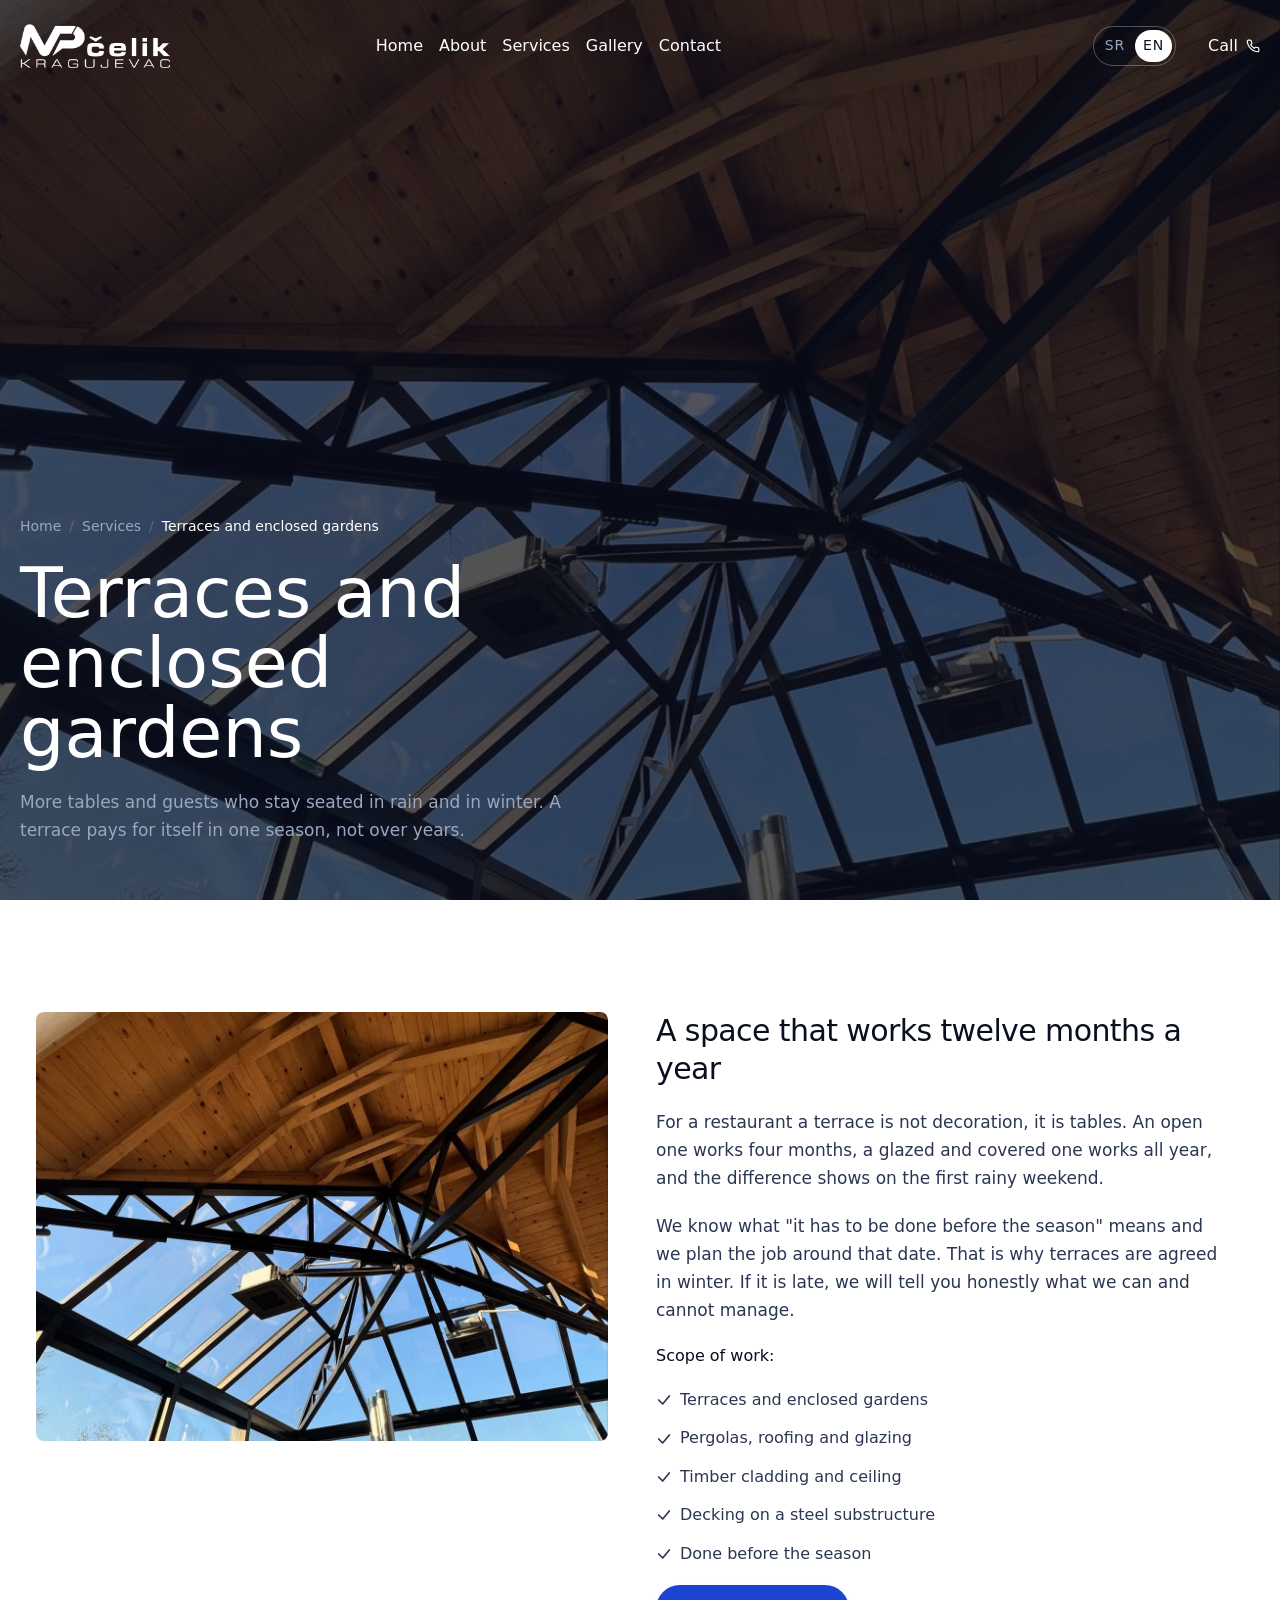
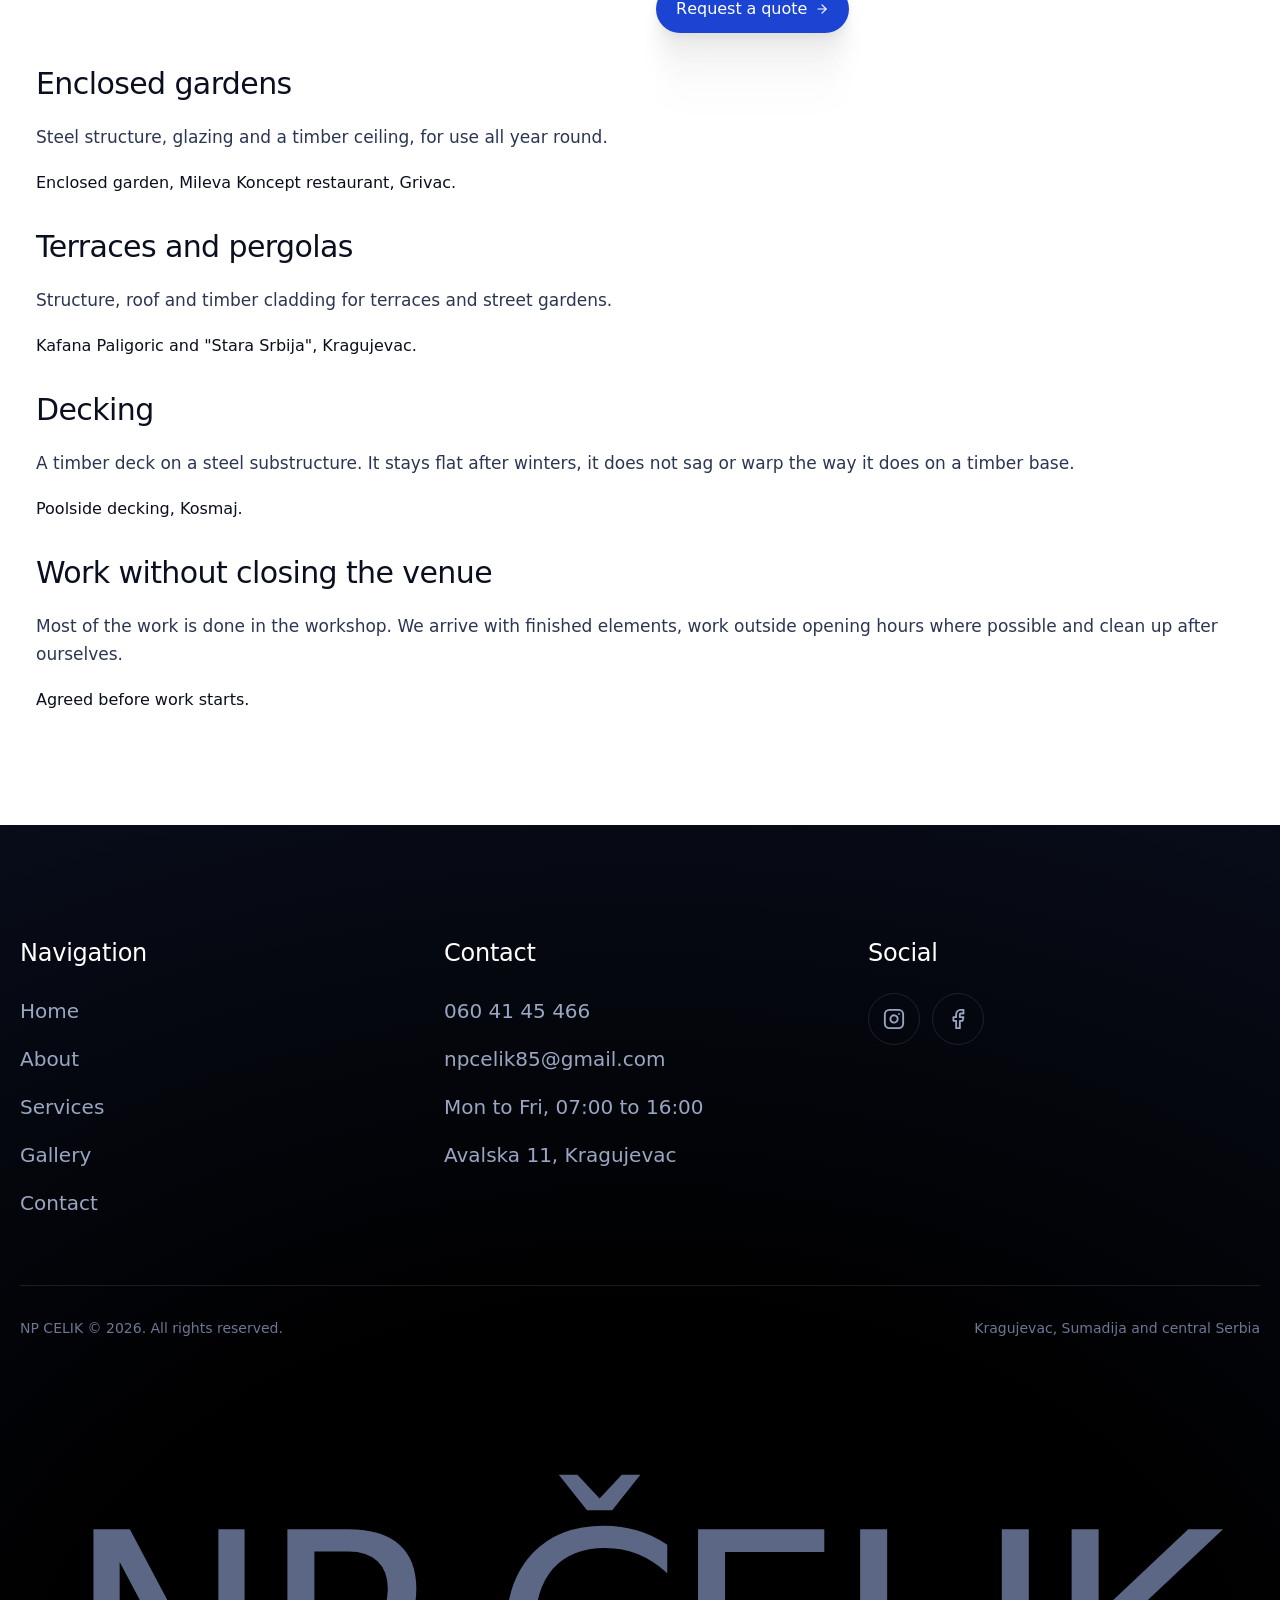
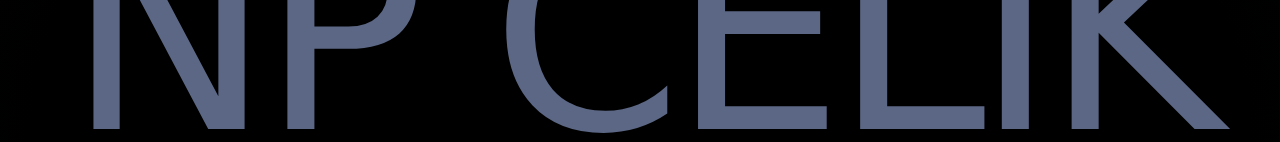
<file: site/usluga-letnje-baste.html>
<!DOCTYPE html>
<html lang="sr-Latn-RS">
<head>
<meta charset="utf-8">
<meta name="viewport" content="width=device-width, initial-scale=1">
<title>Letnje i zatvorene bašte | NP Čelik Kragujevac</title>
<meta name="description" content="Letnje i zatvorene bašte za kafiće i restorane u Kragujevcu. Više stolova i gost koji sedi po kiši i zimi. Bašte se ugovaraju zimi, pre same sezone.">
<meta name="geo.placename" content="Kragujevac">
<meta property="og:type" content="website">
<meta property="og:title" content="Letnje i zatvorene bašte | NP Čelik Kragujevac">
<meta property="og:description" content="Letnje i zatvorene bašte za kafiće i restorane u Kragujevcu. Više stolova i gost koji sedi po kiši i zimi. Bašte se ugovaraju zimi, pre same sezone.">
<meta property="og:image" content="https://celik-np.vercel.app/assets/img/rad-05-montaza-na-terenu.jpg">
<!-- SEO: canonical, drustvene mreze i strukturirani podaci -->
<link rel="canonical" href="https://celik-np.vercel.app/usluga-letnje-baste.html">
<meta property="og:url" content="https://celik-np.vercel.app/usluga-letnje-baste.html">
<meta property="og:site_name" content="NP Čelik">
<meta property="og:locale" content="sr_RS">
<meta name="twitter:card" content="summary_large_image">
<meta name="twitter:title" content="Letnje i zatvorene bašte | NP Čelik Kragujevac">
<meta name="twitter:description" content="Letnje i zatvorene bašte za kafiće i restorane u Kragujevcu. Više stolova i gost koji sedi po kiši i zimi. Bašte se ugovaraju zimi, pre same sezone.">
<meta name="twitter:image" content="https://celik-np.vercel.app/assets/img/rad-05-montaza-na-terenu.jpg">
<script type="application/ld+json">
{
  "@context": "https://schema.org",
  "@type": "Service",
  "name": "Izrada letnjih i zatvorenih bašti",
  "serviceType": "Letnje bašte",
  "url": "https://celik-np.vercel.app/usluga-letnje-baste.html",
  "areaServed": {
    "@type": "City",
    "name": "Kragujevac"
  },
  "provider": {
    "@id": "https://celik-np.vercel.app/#firma"
  }
}
</script>
<script type="application/ld+json">
{
  "@context": "https://schema.org",
  "@type": "BreadcrumbList",
  "itemListElement": [
    {
      "@type": "ListItem",
      "position": 1,
      "name": "Početna",
      "item": "https://celik-np.vercel.app/"
    },
    {
      "@type": "ListItem",
      "position": 2,
      "name": "Usluge",
      "item": "https://celik-np.vercel.app/usluge.html"
    },
    {
      "@type": "ListItem",
      "position": 3,
      "name": "Letnje bašte",
      "item": "https://celik-np.vercel.app/usluga-letnje-baste.html"
    }
  ]
}
</script>
<!-- /SEO -->
<link rel="icon" href="assets/img/favicon.ico" sizes="any">
<link rel="icon" href="assets/img/favicon-32.png" type="image/png" sizes="32x32">
<link rel="apple-touch-icon" href="assets/img/apple-touch-icon.png">
<link rel="preconnect" href="https://fonts.googleapis.com">
<link rel="preconnect" href="https://fonts.gstatic.com" crossorigin>
<link rel="stylesheet" href="css/tokens.css?v=2e022fcb">
<link rel="stylesheet" href="css/styles.css?v=199bbe2f">
<link rel="stylesheet" href="css/stranice.css?v=e9914ba0">
</head>
<body>
<a class="skip-link" href="#main">Preskoči na sadržaj</a>

<!-- ==========================================================================
     SVG SPRITE  /  sve ikone na jednom mestu
     Lucide stil, stroke 2, currentColor. Bez emodzija.
     ========================================================================== -->
<svg width="0" height="0" style="position:absolute" aria-hidden="true" focusable="false">
  <symbol id="i-factory" viewBox="0 0 24 24" fill="none" stroke="currentColor" stroke-width="2" stroke-linecap="round" stroke-linejoin="round">
    <path d="M2 20a2 2 0 0 0 2 2h16a2 2 0 0 0 2-2V8l-7 5V8l-7 5V4a2 2 0 0 0-2-2H4a2 2 0 0 0-2 2Z"/><path d="M17 18h1"/><path d="M12 18h1"/><path d="M7 18h1"/>
  </symbol>
  <symbol id="i-hardhat" viewBox="0 0 24 24" fill="none" stroke="currentColor" stroke-width="2" stroke-linecap="round" stroke-linejoin="round">
    <path d="M2 18a1 1 0 0 0 1 1h18a1 1 0 0 0 1-1v-2a1 1 0 0 0-1-1H3a1 1 0 0 0-1 1v2z"/><path d="M10 10V5a1 1 0 0 1 1-1h2a1 1 0 0 1 1 1v5"/><path d="M4 15v-3a6 6 0 0 1 6-6"/><path d="M14 6a6 6 0 0 1 6 6v3"/>
  </symbol>
  <symbol id="i-flame" viewBox="0 0 24 24" fill="none" stroke="currentColor" stroke-width="2" stroke-linecap="round" stroke-linejoin="round">
    <path d="M8.5 14.5A2.5 2.5 0 0 0 11 12c0-1.38-.5-2-1-3-1.07-2.14-.22-4.05 2-6 .5 2.5 2 4.9 4 6.5 2 1.6 3 3.5 3 5.5a7 7 0 1 1-14 0c0-1.15.43-2.29 1-3a2.5 2.5 0 0 0 2.5 2.5z"/>
  </symbol>
  <symbol id="i-warehouse" viewBox="0 0 24 24" fill="none" stroke="currentColor" stroke-width="2" stroke-linecap="round" stroke-linejoin="round">
    <path d="M22 8.35V20a2 2 0 0 1-2 2H4a2 2 0 0 1-2-2V8.35A2 2 0 0 1 3.26 6.5l8-3.2a2 2 0 0 1 1.48 0l8 3.2A2 2 0 0 1 22 8.35Z"/><path d="M6 18h12"/><path d="M6 14h12"/><path d="M6 10h12v12H6z"/>
  </symbol>
  <!-- Gola kvacica. Konstra je koristi u krugu, ispred svake stavke
       obima posla. Stroke 2.5 kao na originalu. -->
  <symbol id="i-check" viewBox="0 0 24 24" fill="none" stroke="currentColor" stroke-width="2.5" stroke-linecap="round" stroke-linejoin="round">
    <path d="m4 12 6 6L20 6"/>
  </symbol>
  <symbol id="i-badge-check" viewBox="0 0 24 24" fill="none" stroke="currentColor" stroke-width="2" stroke-linecap="round" stroke-linejoin="round">
    <path d="M3.85 8.62a4 4 0 0 1 4.78-4.77 4 4 0 0 1 6.74 0 4 4 0 0 1 4.78 4.78 4 4 0 0 1 0 6.74 4 4 0 0 1-4.77 4.78 4 4 0 0 1-6.75 0 4 4 0 0 1-4.78-4.77 4 4 0 0 1 0-6.76Z"/><path d="m9 12 2 2 4-4"/>
  </symbol>
  <symbol id="i-clock" viewBox="0 0 24 24" fill="none" stroke="currentColor" stroke-width="2" stroke-linecap="round" stroke-linejoin="round">
    <circle cx="12" cy="12" r="10"/><path d="M12 6v6l4 2"/>
  </symbol>
  <symbol id="i-cog" viewBox="0 0 24 24" fill="none" stroke="currentColor" stroke-width="2" stroke-linecap="round" stroke-linejoin="round">
    <path d="M12.22 2h-.44a2 2 0 0 0-2 2v.18a2 2 0 0 1-1 1.73l-.43.25a2 2 0 0 1-2 0l-.15-.08a2 2 0 0 0-2.73.73l-.22.38a2 2 0 0 0 .73 2.73l.15.1a2 2 0 0 1 1 1.72v.51a2 2 0 0 1-1 1.74l-.15.09a2 2 0 0 0-.73 2.73l.22.38a2 2 0 0 0 2.73.73l.15-.08a2 2 0 0 1 2 0l.43.25a2 2 0 0 1 1 1.73V20a2 2 0 0 0 2 2h.44a2 2 0 0 0 2-2v-.18a2 2 0 0 1 1-1.73l.43-.25a2 2 0 0 1 2 0l.15.08a2 2 0 0 0 2.73-.73l.22-.39a2 2 0 0 0-.73-2.73l-.15-.08a2 2 0 0 1-1-1.74v-.5a2 2 0 0 1 1-1.74l.15-.09a2 2 0 0 0 .73-2.73l-.22-.38a2 2 0 0 0-2.73-.73l-.15.08a2 2 0 0 1-2 0l-.43-.25a2 2 0 0 1-1-1.73V4a2 2 0 0 0-2-2z"/><circle cx="12" cy="12" r="3"/>
  </symbol>
  <symbol id="i-ruler" viewBox="0 0 24 24" fill="none" stroke="currentColor" stroke-width="2" stroke-linecap="round" stroke-linejoin="round">
    <path d="M21.3 15.3a2.4 2.4 0 0 1 0 3.4l-2.6 2.6a2.4 2.4 0 0 1-3.4 0L2.7 8.7a2.41 2.41 0 0 1 0-3.4l2.6-2.6a2.41 2.41 0 0 1 3.4 0Z"/><path d="m14.5 12.5 2-2"/><path d="m11.5 9.5 2-2"/><path d="m8.5 6.5 2-2"/><path d="m17.5 15.5 2-2"/>
  </symbol>
  <symbol id="i-calendar-check" viewBox="0 0 24 24" fill="none" stroke="currentColor" stroke-width="2" stroke-linecap="round" stroke-linejoin="round">
    <path d="M8 2v4"/><path d="M16 2v4"/><rect width="18" height="18" x="3" y="4" rx="2"/><path d="M3 10h18"/><path d="m9 16 2 2 4-4"/>
  </symbol>
  <symbol id="i-phone" viewBox="0 0 24 24" fill="none" stroke="currentColor" stroke-width="2" stroke-linecap="round" stroke-linejoin="round">
    <path d="M22 16.92v3a2 2 0 0 1-2.18 2 19.79 19.79 0 0 1-8.63-3.07 19.5 19.5 0 0 1-6-6 19.79 19.79 0 0 1-3.07-8.67A2 2 0 0 1 4.11 2h3a2 2 0 0 1 2 1.72 12.84 12.84 0 0 0 .7 2.81 2 2 0 0 1-.45 2.11L8.09 9.91a16 16 0 0 0 6 6l1.27-1.27a2 2 0 0 1 2.11-.45 12.84 12.84 0 0 0 2.81.7A2 2 0 0 1 22 16.92z"/>
  </symbol>
  <symbol id="i-mail" viewBox="0 0 24 24" fill="none" stroke="currentColor" stroke-width="2" stroke-linecap="round" stroke-linejoin="round">
    <rect width="20" height="16" x="2" y="4" rx="2"/><path d="m22 7-8.97 5.7a1.94 1.94 0 0 1-2.06 0L2 7"/>
  </symbol>
  <!-- Dodato 10.08.2026. za polja u obrascu. Isti crtez kao lucide user
       i message-square, da se poklapa sa ostalima u ovom spisku. -->
  <symbol id="i-user" viewBox="0 0 24 24" fill="none" stroke="currentColor" stroke-width="2" stroke-linecap="round" stroke-linejoin="round">
    <path d="M19 21v-2a4 4 0 0 0-4-4H9a4 4 0 0 0-4 4v2"/><circle cx="12" cy="7" r="4"/>
  </symbol>
  <symbol id="i-message" viewBox="0 0 24 24" fill="none" stroke="currentColor" stroke-width="2" stroke-linecap="round" stroke-linejoin="round">
    <path d="M21 15a2 2 0 0 1-2 2H7l-4 4V5a2 2 0 0 1 2-2h14a2 2 0 0 1 2 2z"/>
  </symbol>
  <symbol id="i-pin" viewBox="0 0 24 24" fill="none" stroke="currentColor" stroke-width="2" stroke-linecap="round" stroke-linejoin="round">
    <path d="M20 10c0 6-8 12-8 12s-8-6-8-12a8 8 0 0 1 16 0Z"/><circle cx="12" cy="10" r="3"/>
  </symbol>
  <symbol id="i-instagram" viewBox="0 0 24 24" fill="none" stroke="currentColor" stroke-width="2" stroke-linecap="round" stroke-linejoin="round">
    <rect width="20" height="20" x="2" y="2" rx="5"/><path d="M16 11.37A4 4 0 1 1 12.63 8 4 4 0 0 1 16 11.37z"/><path d="M17.5 6.5h.01"/>
  </symbol>
  <symbol id="i-facebook" viewBox="0 0 24 24" fill="none" stroke="currentColor" stroke-width="2" stroke-linecap="round" stroke-linejoin="round">
    <path d="M18 2h-3a5 5 0 0 0-5 5v3H7v4h3v8h4v-8h3l1-4h-4V7a1 1 0 0 1 1-1h3z"/>
  </symbol>
  <symbol id="i-menu" viewBox="0 0 24 24" fill="none" stroke="currentColor" stroke-width="2" stroke-linecap="round" stroke-linejoin="round">
    <path d="M4 6h16"/><path d="M4 12h16"/><path d="M4 18h16"/>
  </symbol>
  <symbol id="i-close" viewBox="0 0 24 24" fill="none" stroke="currentColor" stroke-width="2" stroke-linecap="round" stroke-linejoin="round">
    <path d="M18 6 6 18"/><path d="m6 6 12 12"/>
  </symbol>
  <symbol id="i-arrow-right" viewBox="0 0 24 24" fill="none" stroke="currentColor" stroke-width="2" stroke-linecap="round" stroke-linejoin="round">
    <path d="M5 12h14"/><path d="m12 5 7 7-7 7"/>
  </symbol>
  <symbol id="i-arrow-up-right" viewBox="0 0 24 24" fill="none" stroke="currentColor" stroke-width="2" stroke-linecap="round" stroke-linejoin="round">
    <path d="M7 17 17 7"/><path d="M7 7h10v10"/>
  </symbol>
  <symbol id="i-star" viewBox="0 0 24 24" fill="currentColor" stroke="none">
    <path d="m12 2 2.9 6.26 6.85.7-5.1 4.6 1.44 6.72L12 16.9l-6.09 3.38 1.44-6.72-5.1-4.6 6.85-.7z"/>
  </symbol>
</svg>



<header class="header header--light" id="header">
  <div class="header__inner">

    <div class="header__brand-wrap">
      <a class="brand" href="index.html#hero" aria-label="NP Čelik, početna strana">
        <!-- [SLIKA: logo NP Čelik] Badge iz brand asseta. Puni lockup je hromiran
             i nestaje na svijetloj podlozi, pa ide badge + tekstualni wordmark. -->
        <img class="brand__badge" src="assets/img/logo-np-celik.png" alt="" width="470" height="139" aria-hidden="true">
      </a>

      <!-- Hamburger stoji uz logo samo na mobilnom, kao na originalu. -->
      <button class="menu-toggle" id="menu-toggle" type="button"
              aria-controls="nav" aria-expanded="false" aria-label="Otvorite meni">
        <svg class="menu-toggle__open"  aria-hidden="true" focusable="false"><use href="#i-menu"></use></svg>
        <svg class="menu-toggle__close" aria-hidden="true" focusable="false"><use href="#i-close"></use></svg>
      </button>
    </div>

    <nav class="nav" id="nav" data-open="false" aria-label="Glavna navigacija">
      <!-- Svaki link nosi tacku koja na hover ulazi s lijeva i gura natpis. -->
      <a class="nav__link" href="index.html#hero"><span class="nav__dot" aria-hidden="true"></span><span>Početna</span></a>
      <a class="nav__link" href="o-nama.html"><span class="nav__dot" aria-hidden="true"></span><span>O nama</span></a>
      <a class="nav__link" href="usluge.html"><span class="nav__dot" aria-hidden="true"></span><span>Usluge</span></a>
      <a class="nav__link" href="galerija.html"><span class="nav__dot" aria-hidden="true"></span><span>Galerija</span></a>
      <a class="nav__link" href="kontakt.html"><span class="nav__dot" aria-hidden="true"></span><span>Kontakt</span></a>
    </nav>

    <div class="header__actions">
      <div class="lang" role="group" aria-label="Jezik">
        <button class="lang__btn" type="button" data-jezik-prekidac="sr" aria-pressed="true">SR</button>
        <button class="lang__btn" type="button" data-jezik-prekidac="en" aria-pressed="false">EN</button>
      </div>

      <!-- Broj telefona je uklonjen iz zaglavlja na zahtjev, kao i na
           Konstri. Klik-na-poziv ostaje u CTA traci, kontaktu i podnozju.
           Napomena: ICP kaze da je prvi kontakt poziv i da broj treba
           iznad prevoja, pa ovo vrijedi pratiti kad sajt bude uzivo. -->
      <!-- Dugme vodi pravo na poziv, ne na kontakt sekciju. ICP kaze da
           prvi kontakt ide preko telefona i da broj mora iznad prevoja;
           ovim se to vraca, a da broj ne zauzima mjesto u traci. -->
      <a class="btn btn--bare header__cta" href="tel:0604145466" aria-label="Pozovite nas na 060 41 45 466">
        <span class="btn__label" data-roll>Pozovi</span>
        <span class="btn__icons" aria-hidden="true">
          <svg class="btn__icon"><use href="#i-phone"></use></svg>
          <svg class="btn__icon"><use href="#i-phone"></use></svg>
        </span>
      </a>
    </div>

  </div>
</header>

<div class="smenu" id="smenu" aria-hidden="true">
  <div class="smenu__layer smenu__layer--1" aria-hidden="true"></div>
  <div class="smenu__layer smenu__layer--2" aria-hidden="true"></div>

  <nav class="smenu__panel" aria-label="Glavna navigacija, mobilna">
    <ul class="smenu__list">
      <li class="smenu__row" style="--i: 0"><a class="smenu__item" href="index.html#hero"><span class="smenu__label">Početna</span><span class="smenu__num" aria-hidden="true">01</span></a></li>
      <li class="smenu__row" style="--i: 1"><a class="smenu__item" href="o-nama.html"><span class="smenu__label">O nama</span><span class="smenu__num" aria-hidden="true">02</span></a></li>
      <li class="smenu__row" style="--i: 2"><a class="smenu__item" href="usluge.html"><span class="smenu__label">Usluge</span><span class="smenu__num" aria-hidden="true">03</span></a></li>
      <li class="smenu__row" style="--i: 3"><a class="smenu__item" href="galerija.html"><span class="smenu__label">Galerija</span><span class="smenu__num" aria-hidden="true">04</span></a></li>
      <li class="smenu__row" style="--i: 4"><a class="smenu__item" href="kontakt.html"><span class="smenu__label">Kontakt</span><span class="smenu__num" aria-hidden="true">05</span></a></li>
    </ul>

    <a class="btn btn--sand smenu__cta" href="tel:0604145466">
      <span class="btn__label">Pozovite 060 41 45 466</span>
      <span class="btn__icons" aria-hidden="true">
        <svg class="btn__icon"><use href="#i-phone"></use></svg>
      </span>
    </a>

    <div class="smenu__social">
      <p class="smenu__social-title">Mreže</p>
      <ul class="smenu__social-list">
        <li style="--i: 0"><a class="smenu__social-link" href="https://www.instagram.com/celiknp/" target="_blank" rel="noopener noreferrer">Instagram</a></li>
        <li style="--i: 1"><a class="smenu__social-link" href="https://www.facebook.com/npcelikconstruction" target="_blank" rel="noopener noreferrer">Facebook</a></li>
      </ul>
    </div>
        <div class="lang lang--menu" role="group" aria-label="Jezik">
      <button class="lang__btn" type="button" data-jezik-prekidac="sr" aria-pressed="true">SR</button>
      <button class="lang__btn" type="button" data-jezik-prekidac="en" aria-pressed="false">EN</button>
    </div>
  </nav>
</div>




<main id="main">

  <section class="phero" aria-labelledby="phero-naslov">
    <figure class="phero__image">
      <img src="assets/img/rad-05-montaza-na-terenu.jpg" alt="Zatvorena bašta sa drvenom tavanicom na metalnoj konstrukciji, Mileva Koncept, Grivac" fetchpriority="high" decoding="async">
    </figure>
    <div class="phero__overlay" aria-hidden="true"></div>

    <div class="phero__inner">
      <nav class="crumbs" aria-label="Putanja">
        <ol class="crumbs__list"><li class="crumbs__item"><a href="index.html">Početna</a></li><li class="crumbs__item"><a href="usluge.html">Usluge</a></li><li class="crumbs__item" aria-current="page">Letnje i zatvorene bašte</li></ol>
      </nav>
      <div class="phero__heading">
        <h1 class="phero__title" id="phero-naslov">Letnje i zatvorene bašte</h1>
        <p class="phero__lead">Više stolova i gost koji sedi po kiši i zimi. Bašta se vraća kroz jednu sezonu, ne kroz godine.</p>
      </div>
    </div>
  </section>

  <section class="sindex" aria-labelledby="uvod-naslov">
    <div class="sindex__inner">

      <article class="sitem" data-reveal>
        <figure class="sitem__media">
          <img src="assets/img/rad-05-montaza-na-terenu.jpg" alt="Zatvorena bašta sa drvenom tavanicom na metalnoj konstrukciji, Mileva Koncept, Grivac" width="1169" height="878" loading="lazy" decoding="async">
        </figure>
        <div class="sitem__body">
          <h2 class="sitem__title" id="uvod-naslov">Prostor koji radi dvanaest meseci</h2>
          <p class="sitem__desc">Ugostitelju bašta nije ukras nego stolovi. Otvorena radi četiri meseca, zastakljena i pokrivena radi celu godinu, a razlika se vidi na prvom kišnom vikendu.</p>
          <p class="sitem__desc">Znamo šta znači „mora da bude gotovo pre sezone" i planiramo posao oko tog datuma. Zato se bašte ugovaraju zimi. Ako je kasno, reći ćemo iskreno šta stižemo, a šta ne.</p>
          <p class="sitem__scope-title">Obim posla:</p>
          <ul class="sitem__scope">
              <li><svg aria-hidden="true" focusable="false"><use href="#i-check"></use></svg><span>Letnje i zatvorene bašte</span></li>
              <li><svg aria-hidden="true" focusable="false"><use href="#i-check"></use></svg><span>Pergole, krov i zastakljenje</span></li>
              <li><svg aria-hidden="true" focusable="false"><use href="#i-check"></use></svg><span>Drvena obloga i tavanica</span></li>
              <li><svg aria-hidden="true" focusable="false"><use href="#i-check"></use></svg><span>Deking na metalnoj podkonstrukciji</span></li>
              <li><svg aria-hidden="true" focusable="false"><use href="#i-check"></use></svg><span>Gotovo pre sezone</span></li>
          </ul>
          <a class="btn btn--solid" href="kontakt.html"><span class="btn__label" data-roll>Zatražite ponudu</span><span class="btn__icons" aria-hidden="true"><svg class="btn__icon"><use href="#i-arrow-right"></use></svg><svg class="btn__icon"><use href="#i-arrow-right"></use></svg></span></a>
        </div>
      </article>

      <article class="sitem" data-reveal>
        <div class="sitem__body">
          <h2 class="sitem__title">Zatvorene bašte</h2>
          <p class="sitem__desc">Metalna konstrukcija, zastakljenje i drvena tavanica, za rad tokom cele godine.</p>
          <p class="sitem__scope-title">Zatvorena bašta, restoran Mileva Koncept, Grivac.</p>
        </div>
      </article>

      <article class="sitem" data-reveal>
        <div class="sitem__body">
          <h2 class="sitem__title">Letnje bašte i pergole</h2>
          <p class="sitem__desc">Konstrukcija, krov i drvena obloga za terase i ulične bašte.</p>
          <p class="sitem__scope-title">Kafana Paligorić i „Stara Srbija", Kragujevac.</p>
        </div>
      </article>

      <article class="sitem" data-reveal>
        <div class="sitem__body">
          <h2 class="sitem__title">Deking</h2>
          <p class="sitem__desc">Drvena terasa na metalnoj podkonstrukciji. Ostaje ravna i posle zima, ne uleže i ne krivi se kao na drvenoj podlozi.</p>
          <p class="sitem__scope-title">Deking uz bazen, Kosmaj.</p>
        </div>
      </article>

      <article class="sitem" data-reveal>
        <div class="sitem__body">
          <h2 class="sitem__title">Rad bez zatvaranja lokala</h2>
          <p class="sitem__desc">Većina posla se odradi u radionici. Na objekat izlazimo sa gotovim elementima, radimo van radnog vremena kad je moguće i za sobom čistimo.</p>
          <p class="sitem__scope-title">Dogovara se pre početka.</p>
        </div>
      </article>

    </div>
  </section>

</main>

<footer class="footer" id="footer">
  <div class="footer__container">

    <!-- Gornji blok (naslov, podnaslov i dugme Zatrazite ponudu) je
         sklonjen 09.08.2026. na zahtjev. Isti poziv na akciju vec stoji
         u sekciji Kontakt neposredno iznad, pa je ovdje bio dupliran. -->

    <div class="footer__cols">

      <nav class="footer__col" aria-label="Navigacija u podnožju">
        <p class="footer__heading">Navigacija</p>
        <div class="footer__nav">
          <a class="footer__link" href="index.html#hero">Početna</a>
          <a class="footer__link" href="o-nama.html">O nama</a>
          <a class="footer__link" href="usluge.html">Usluge</a>
          <a class="footer__link" href="galerija.html">Galerija</a>
          <a class="footer__link" href="kontakt.html">Kontakt</a>
        </div>
      </nav>

      <div class="footer__col">
        <p class="footer__heading">Kontakt</p>
        <div class="footer__nav">
          <a class="footer__link" href="tel:0604145466">060 41 45 466</a>
          <a class="footer__link" href="mailto:npcelik85@gmail.com">npcelik85@gmail.com</a>
          <p class="footer__link">Pon–pet, 07–16h</p>
          <address class="footer__link footer__link--plain">Avalska 11, Kragujevac</address>
        </div>
      </div>

      <div class="footer__col">
        <p class="footer__heading">Mreže</p>
        <div class="social">
          <a class="social__link" href="https://www.instagram.com/celiknp/"
             target="_blank" rel="noopener noreferrer" aria-label="NP Čelik na Instagramu">
            <svg aria-hidden="true" focusable="false"><use href="#i-instagram"></use></svg>
          </a>
          <a class="social__link" href="https://www.facebook.com/npcelikconstruction"
             target="_blank" rel="noopener noreferrer" aria-label="NP Čelik na Facebooku">
            <svg aria-hidden="true" focusable="false"><use href="#i-facebook"></use></svg>
          </a>
        </div>
      </div>

    </div>

    <div class="footer__legal">
      <p>NP ČELIK &copy; 2026. Sva prava zadržana.</p>
      <p>Kragujevac, Šumadija i centralna Srbija</p>
    </div>

  </div>

  <!-- Ogroman wordmark preko cijele sirine, kao na originalu.
       aria-hidden jer je ukras: ime firme vec stoji u zaglavlju. -->
  <div class="footer__wordmark" aria-hidden="true">NP ČELIK</div>
</footer>
<script src="js/prevod.js?v=6ffe9566" defer></script>
<script src="js/jezik.js?v=ffe7c131" defer></script>
<script src="js/main.js?v=c156dd01" defer></script>

</body>
</html>
</file>
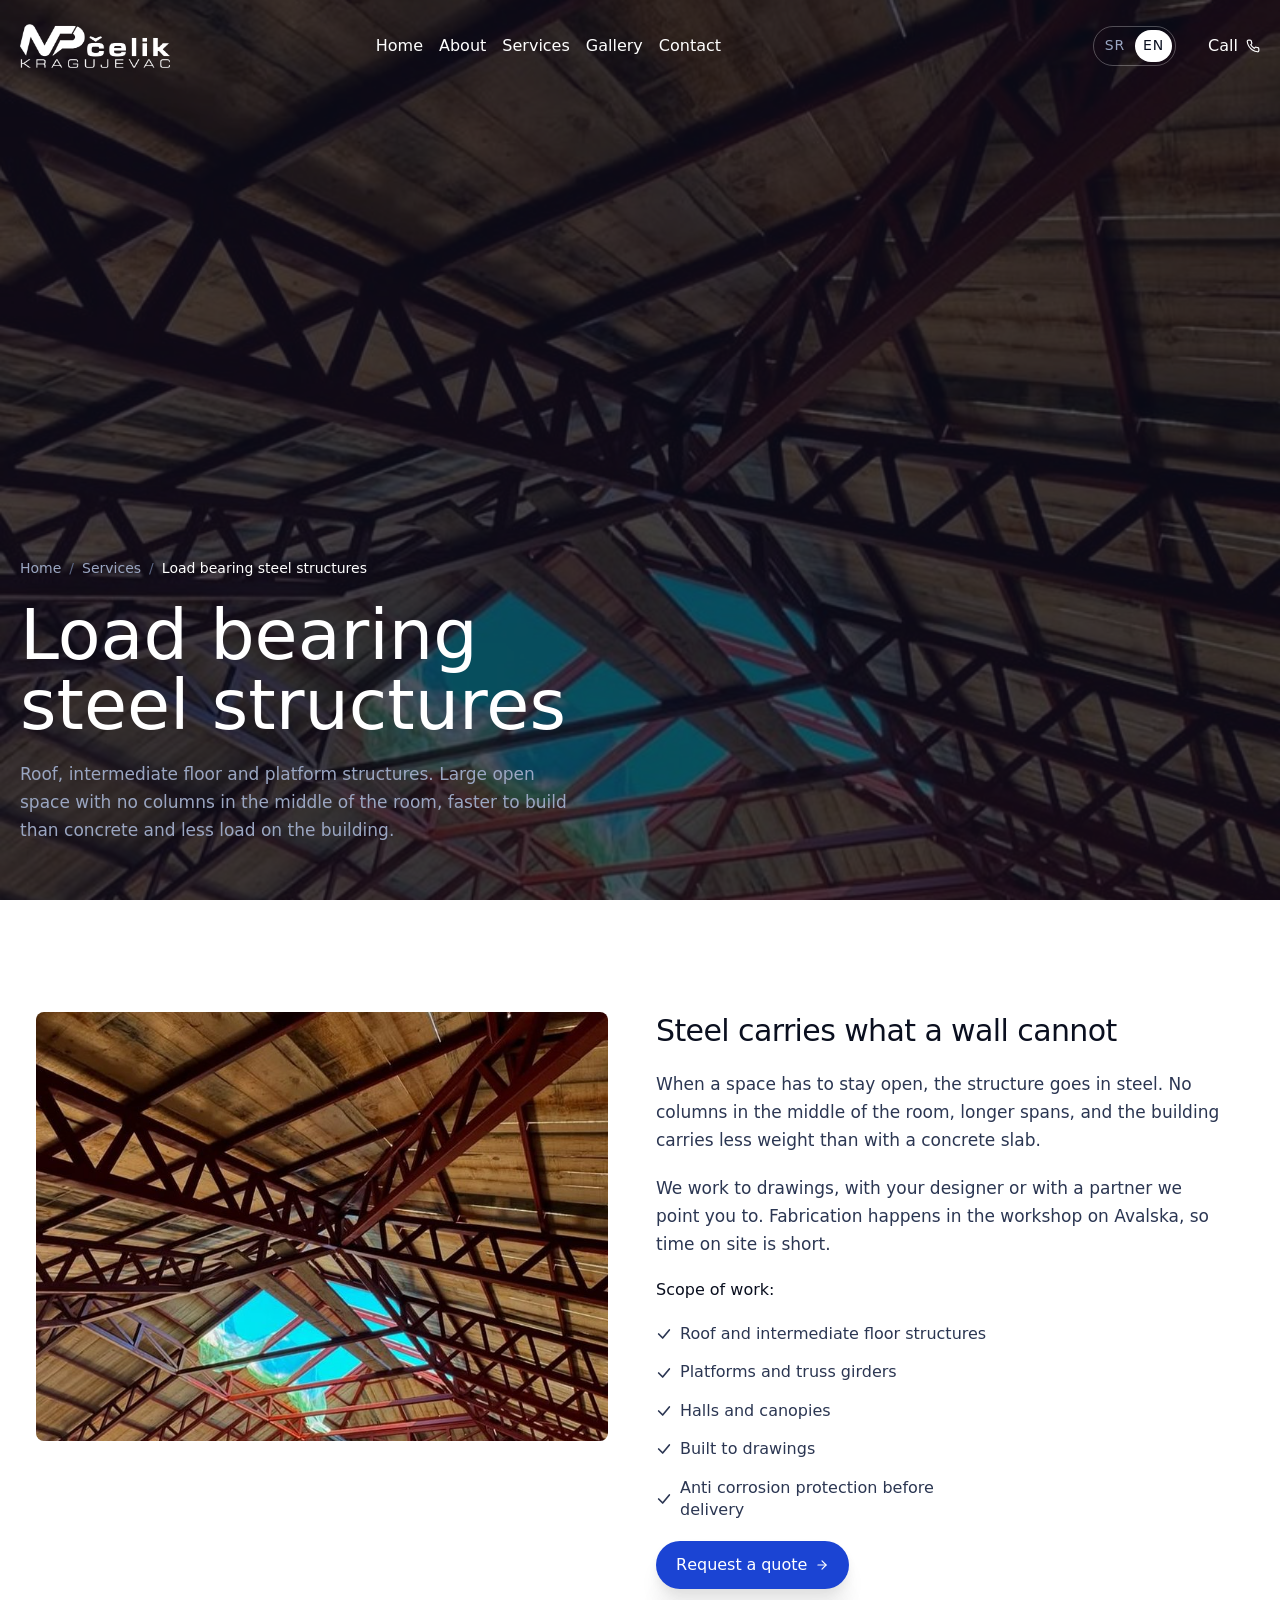
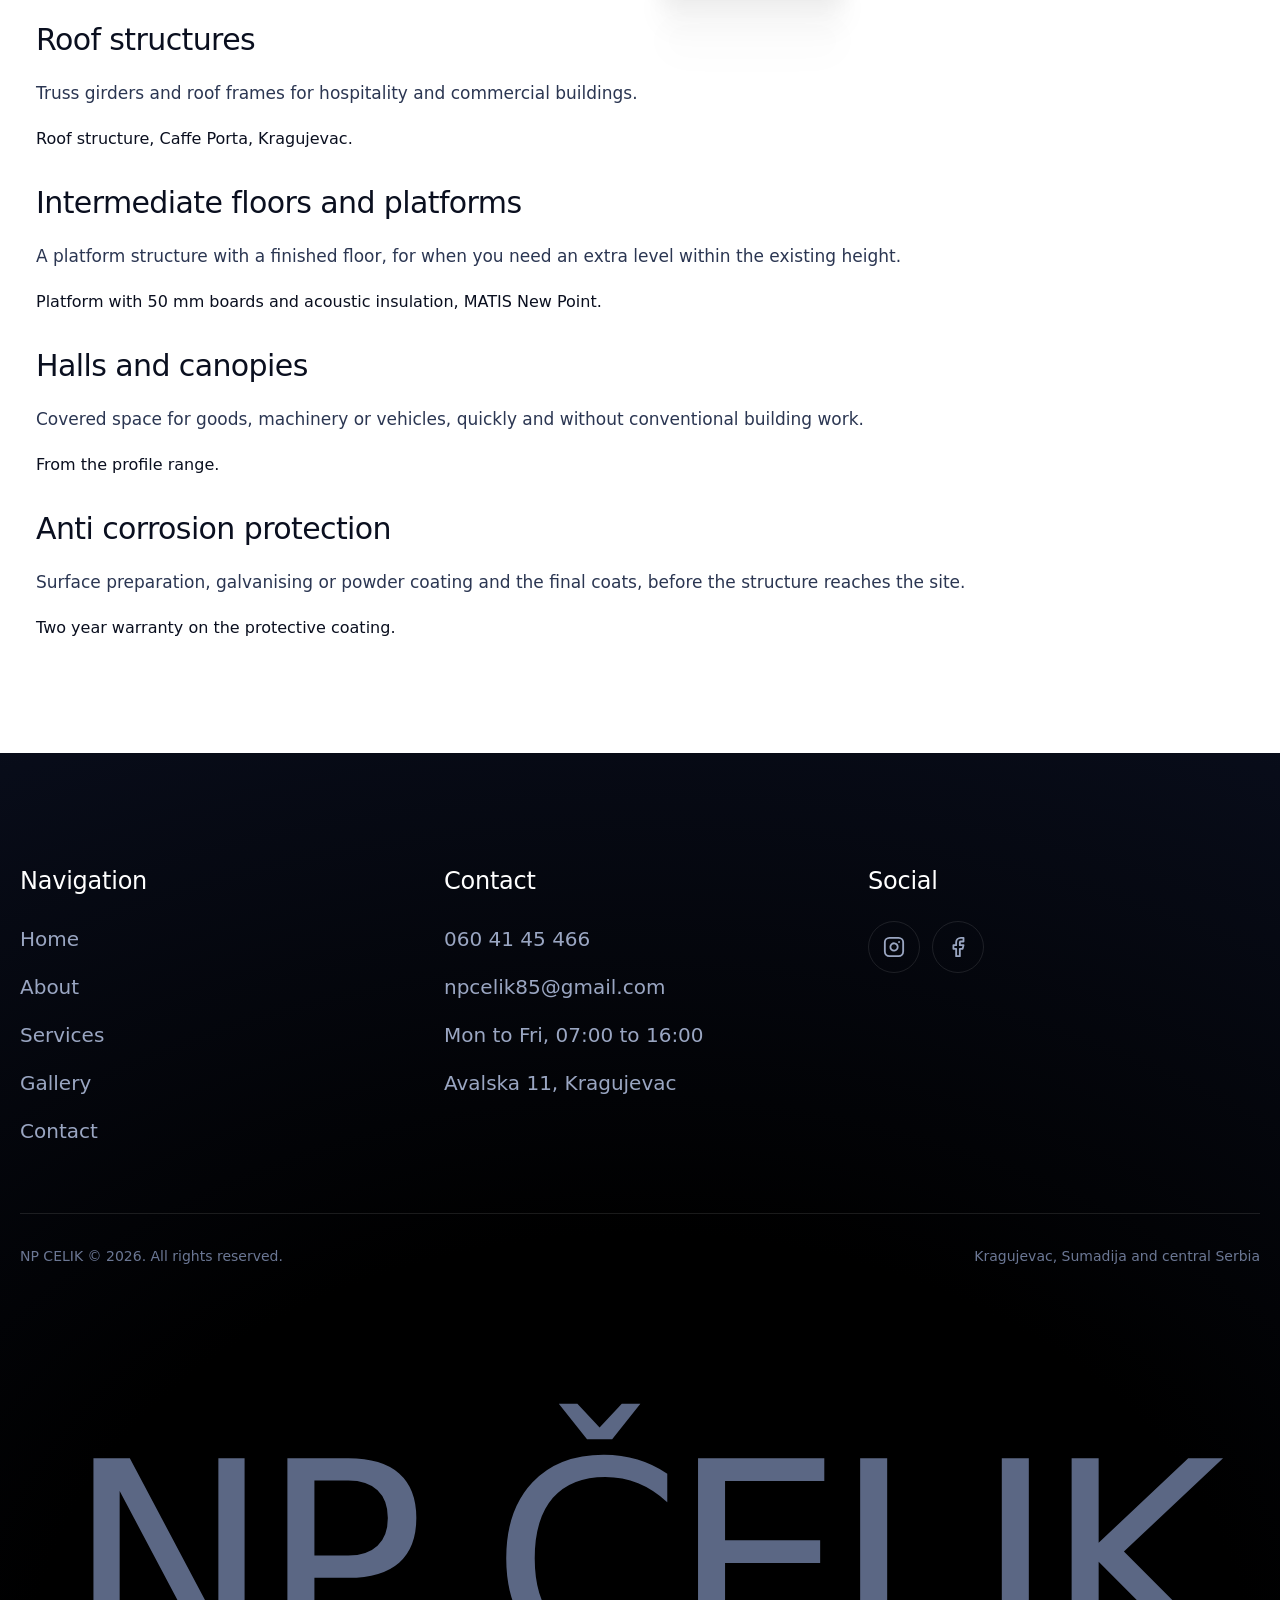
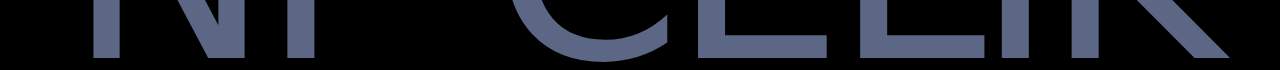
<file: site/usluga-metalne-konstrukcije.html>
<!DOCTYPE html>
<html lang="sr-Latn-RS">
<head>
<meta charset="utf-8">
<meta name="viewport" content="width=device-width, initial-scale=1">
<title>Nosive metalne konstrukcije | NP Čelik Kragujevac</title>
<meta name="description" content="Krovne i međuspratne konstrukcije i platforme po projektu, u Kragujevcu. Otvoren prostor bez stubova, brža gradnja nego betonom, manje opterećenje.">
<meta name="geo.placename" content="Kragujevac">
<meta property="og:type" content="website">
<meta property="og:title" content="Nosive metalne konstrukcije | NP Čelik Kragujevac">
<meta property="og:description" content="Krovne i međuspratne konstrukcije i platforme po projektu, u Kragujevcu. Otvoren prostor bez stubova, brža gradnja nego betonom, manje opterećenje.">
<meta property="og:image" content="https://celik-np.vercel.app/assets/img/rad-04-detalj-spoja.jpg">
<!-- SEO: canonical, drustvene mreze i strukturirani podaci -->
<link rel="canonical" href="https://celik-np.vercel.app/usluga-metalne-konstrukcije.html">
<meta property="og:url" content="https://celik-np.vercel.app/usluga-metalne-konstrukcije.html">
<meta property="og:site_name" content="NP Čelik">
<meta property="og:locale" content="sr_RS">
<meta name="twitter:card" content="summary_large_image">
<meta name="twitter:title" content="Nosive metalne konstrukcije | NP Čelik Kragujevac">
<meta name="twitter:description" content="Krovne i međuspratne konstrukcije i platforme po projektu, u Kragujevcu. Otvoren prostor bez stubova, brža gradnja nego betonom, manje opterećenje.">
<meta name="twitter:image" content="https://celik-np.vercel.app/assets/img/rad-04-detalj-spoja.jpg">
<script type="application/ld+json">
{
  "@context": "https://schema.org",
  "@type": "Service",
  "name": "Izrada i montaža nosivih metalnih konstrukcija",
  "serviceType": "Nosive konstrukcije",
  "url": "https://celik-np.vercel.app/usluga-metalne-konstrukcije.html",
  "areaServed": {
    "@type": "City",
    "name": "Kragujevac"
  },
  "provider": {
    "@id": "https://celik-np.vercel.app/#firma"
  }
}
</script>
<script type="application/ld+json">
{
  "@context": "https://schema.org",
  "@type": "BreadcrumbList",
  "itemListElement": [
    {
      "@type": "ListItem",
      "position": 1,
      "name": "Početna",
      "item": "https://celik-np.vercel.app/"
    },
    {
      "@type": "ListItem",
      "position": 2,
      "name": "Usluge",
      "item": "https://celik-np.vercel.app/usluge.html"
    },
    {
      "@type": "ListItem",
      "position": 3,
      "name": "Nosive konstrukcije",
      "item": "https://celik-np.vercel.app/usluga-metalne-konstrukcije.html"
    }
  ]
}
</script>
<!-- /SEO -->
<link rel="icon" href="assets/img/favicon.ico" sizes="any">
<link rel="icon" href="assets/img/favicon-32.png" type="image/png" sizes="32x32">
<link rel="apple-touch-icon" href="assets/img/apple-touch-icon.png">
<link rel="preconnect" href="https://fonts.googleapis.com">
<link rel="preconnect" href="https://fonts.gstatic.com" crossorigin>
<link rel="stylesheet" href="css/tokens.css?v=2e022fcb">
<link rel="stylesheet" href="css/styles.css?v=199bbe2f">
<link rel="stylesheet" href="css/stranice.css?v=e9914ba0">
</head>
<body>
<a class="skip-link" href="#main">Preskoči na sadržaj</a>

<!-- ==========================================================================
     SVG SPRITE  /  sve ikone na jednom mestu
     Lucide stil, stroke 2, currentColor. Bez emodzija.
     ========================================================================== -->
<svg width="0" height="0" style="position:absolute" aria-hidden="true" focusable="false">
  <symbol id="i-factory" viewBox="0 0 24 24" fill="none" stroke="currentColor" stroke-width="2" stroke-linecap="round" stroke-linejoin="round">
    <path d="M2 20a2 2 0 0 0 2 2h16a2 2 0 0 0 2-2V8l-7 5V8l-7 5V4a2 2 0 0 0-2-2H4a2 2 0 0 0-2 2Z"/><path d="M17 18h1"/><path d="M12 18h1"/><path d="M7 18h1"/>
  </symbol>
  <symbol id="i-hardhat" viewBox="0 0 24 24" fill="none" stroke="currentColor" stroke-width="2" stroke-linecap="round" stroke-linejoin="round">
    <path d="M2 18a1 1 0 0 0 1 1h18a1 1 0 0 0 1-1v-2a1 1 0 0 0-1-1H3a1 1 0 0 0-1 1v2z"/><path d="M10 10V5a1 1 0 0 1 1-1h2a1 1 0 0 1 1 1v5"/><path d="M4 15v-3a6 6 0 0 1 6-6"/><path d="M14 6a6 6 0 0 1 6 6v3"/>
  </symbol>
  <symbol id="i-flame" viewBox="0 0 24 24" fill="none" stroke="currentColor" stroke-width="2" stroke-linecap="round" stroke-linejoin="round">
    <path d="M8.5 14.5A2.5 2.5 0 0 0 11 12c0-1.38-.5-2-1-3-1.07-2.14-.22-4.05 2-6 .5 2.5 2 4.9 4 6.5 2 1.6 3 3.5 3 5.5a7 7 0 1 1-14 0c0-1.15.43-2.29 1-3a2.5 2.5 0 0 0 2.5 2.5z"/>
  </symbol>
  <symbol id="i-warehouse" viewBox="0 0 24 24" fill="none" stroke="currentColor" stroke-width="2" stroke-linecap="round" stroke-linejoin="round">
    <path d="M22 8.35V20a2 2 0 0 1-2 2H4a2 2 0 0 1-2-2V8.35A2 2 0 0 1 3.26 6.5l8-3.2a2 2 0 0 1 1.48 0l8 3.2A2 2 0 0 1 22 8.35Z"/><path d="M6 18h12"/><path d="M6 14h12"/><path d="M6 10h12v12H6z"/>
  </symbol>
  <!-- Gola kvacica. Konstra je koristi u krugu, ispred svake stavke
       obima posla. Stroke 2.5 kao na originalu. -->
  <symbol id="i-check" viewBox="0 0 24 24" fill="none" stroke="currentColor" stroke-width="2.5" stroke-linecap="round" stroke-linejoin="round">
    <path d="m4 12 6 6L20 6"/>
  </symbol>
  <symbol id="i-badge-check" viewBox="0 0 24 24" fill="none" stroke="currentColor" stroke-width="2" stroke-linecap="round" stroke-linejoin="round">
    <path d="M3.85 8.62a4 4 0 0 1 4.78-4.77 4 4 0 0 1 6.74 0 4 4 0 0 1 4.78 4.78 4 4 0 0 1 0 6.74 4 4 0 0 1-4.77 4.78 4 4 0 0 1-6.75 0 4 4 0 0 1-4.78-4.77 4 4 0 0 1 0-6.76Z"/><path d="m9 12 2 2 4-4"/>
  </symbol>
  <symbol id="i-clock" viewBox="0 0 24 24" fill="none" stroke="currentColor" stroke-width="2" stroke-linecap="round" stroke-linejoin="round">
    <circle cx="12" cy="12" r="10"/><path d="M12 6v6l4 2"/>
  </symbol>
  <symbol id="i-cog" viewBox="0 0 24 24" fill="none" stroke="currentColor" stroke-width="2" stroke-linecap="round" stroke-linejoin="round">
    <path d="M12.22 2h-.44a2 2 0 0 0-2 2v.18a2 2 0 0 1-1 1.73l-.43.25a2 2 0 0 1-2 0l-.15-.08a2 2 0 0 0-2.73.73l-.22.38a2 2 0 0 0 .73 2.73l.15.1a2 2 0 0 1 1 1.72v.51a2 2 0 0 1-1 1.74l-.15.09a2 2 0 0 0-.73 2.73l.22.38a2 2 0 0 0 2.73.73l.15-.08a2 2 0 0 1 2 0l.43.25a2 2 0 0 1 1 1.73V20a2 2 0 0 0 2 2h.44a2 2 0 0 0 2-2v-.18a2 2 0 0 1 1-1.73l.43-.25a2 2 0 0 1 2 0l.15.08a2 2 0 0 0 2.73-.73l.22-.39a2 2 0 0 0-.73-2.73l-.15-.08a2 2 0 0 1-1-1.74v-.5a2 2 0 0 1 1-1.74l.15-.09a2 2 0 0 0 .73-2.73l-.22-.38a2 2 0 0 0-2.73-.73l-.15.08a2 2 0 0 1-2 0l-.43-.25a2 2 0 0 1-1-1.73V4a2 2 0 0 0-2-2z"/><circle cx="12" cy="12" r="3"/>
  </symbol>
  <symbol id="i-ruler" viewBox="0 0 24 24" fill="none" stroke="currentColor" stroke-width="2" stroke-linecap="round" stroke-linejoin="round">
    <path d="M21.3 15.3a2.4 2.4 0 0 1 0 3.4l-2.6 2.6a2.4 2.4 0 0 1-3.4 0L2.7 8.7a2.41 2.41 0 0 1 0-3.4l2.6-2.6a2.41 2.41 0 0 1 3.4 0Z"/><path d="m14.5 12.5 2-2"/><path d="m11.5 9.5 2-2"/><path d="m8.5 6.5 2-2"/><path d="m17.5 15.5 2-2"/>
  </symbol>
  <symbol id="i-calendar-check" viewBox="0 0 24 24" fill="none" stroke="currentColor" stroke-width="2" stroke-linecap="round" stroke-linejoin="round">
    <path d="M8 2v4"/><path d="M16 2v4"/><rect width="18" height="18" x="3" y="4" rx="2"/><path d="M3 10h18"/><path d="m9 16 2 2 4-4"/>
  </symbol>
  <symbol id="i-phone" viewBox="0 0 24 24" fill="none" stroke="currentColor" stroke-width="2" stroke-linecap="round" stroke-linejoin="round">
    <path d="M22 16.92v3a2 2 0 0 1-2.18 2 19.79 19.79 0 0 1-8.63-3.07 19.5 19.5 0 0 1-6-6 19.79 19.79 0 0 1-3.07-8.67A2 2 0 0 1 4.11 2h3a2 2 0 0 1 2 1.72 12.84 12.84 0 0 0 .7 2.81 2 2 0 0 1-.45 2.11L8.09 9.91a16 16 0 0 0 6 6l1.27-1.27a2 2 0 0 1 2.11-.45 12.84 12.84 0 0 0 2.81.7A2 2 0 0 1 22 16.92z"/>
  </symbol>
  <symbol id="i-mail" viewBox="0 0 24 24" fill="none" stroke="currentColor" stroke-width="2" stroke-linecap="round" stroke-linejoin="round">
    <rect width="20" height="16" x="2" y="4" rx="2"/><path d="m22 7-8.97 5.7a1.94 1.94 0 0 1-2.06 0L2 7"/>
  </symbol>
  <!-- Dodato 10.08.2026. za polja u obrascu. Isti crtez kao lucide user
       i message-square, da se poklapa sa ostalima u ovom spisku. -->
  <symbol id="i-user" viewBox="0 0 24 24" fill="none" stroke="currentColor" stroke-width="2" stroke-linecap="round" stroke-linejoin="round">
    <path d="M19 21v-2a4 4 0 0 0-4-4H9a4 4 0 0 0-4 4v2"/><circle cx="12" cy="7" r="4"/>
  </symbol>
  <symbol id="i-message" viewBox="0 0 24 24" fill="none" stroke="currentColor" stroke-width="2" stroke-linecap="round" stroke-linejoin="round">
    <path d="M21 15a2 2 0 0 1-2 2H7l-4 4V5a2 2 0 0 1 2-2h14a2 2 0 0 1 2 2z"/>
  </symbol>
  <symbol id="i-pin" viewBox="0 0 24 24" fill="none" stroke="currentColor" stroke-width="2" stroke-linecap="round" stroke-linejoin="round">
    <path d="M20 10c0 6-8 12-8 12s-8-6-8-12a8 8 0 0 1 16 0Z"/><circle cx="12" cy="10" r="3"/>
  </symbol>
  <symbol id="i-instagram" viewBox="0 0 24 24" fill="none" stroke="currentColor" stroke-width="2" stroke-linecap="round" stroke-linejoin="round">
    <rect width="20" height="20" x="2" y="2" rx="5"/><path d="M16 11.37A4 4 0 1 1 12.63 8 4 4 0 0 1 16 11.37z"/><path d="M17.5 6.5h.01"/>
  </symbol>
  <symbol id="i-facebook" viewBox="0 0 24 24" fill="none" stroke="currentColor" stroke-width="2" stroke-linecap="round" stroke-linejoin="round">
    <path d="M18 2h-3a5 5 0 0 0-5 5v3H7v4h3v8h4v-8h3l1-4h-4V7a1 1 0 0 1 1-1h3z"/>
  </symbol>
  <symbol id="i-menu" viewBox="0 0 24 24" fill="none" stroke="currentColor" stroke-width="2" stroke-linecap="round" stroke-linejoin="round">
    <path d="M4 6h16"/><path d="M4 12h16"/><path d="M4 18h16"/>
  </symbol>
  <symbol id="i-close" viewBox="0 0 24 24" fill="none" stroke="currentColor" stroke-width="2" stroke-linecap="round" stroke-linejoin="round">
    <path d="M18 6 6 18"/><path d="m6 6 12 12"/>
  </symbol>
  <symbol id="i-arrow-right" viewBox="0 0 24 24" fill="none" stroke="currentColor" stroke-width="2" stroke-linecap="round" stroke-linejoin="round">
    <path d="M5 12h14"/><path d="m12 5 7 7-7 7"/>
  </symbol>
  <symbol id="i-arrow-up-right" viewBox="0 0 24 24" fill="none" stroke="currentColor" stroke-width="2" stroke-linecap="round" stroke-linejoin="round">
    <path d="M7 17 17 7"/><path d="M7 7h10v10"/>
  </symbol>
  <symbol id="i-star" viewBox="0 0 24 24" fill="currentColor" stroke="none">
    <path d="m12 2 2.9 6.26 6.85.7-5.1 4.6 1.44 6.72L12 16.9l-6.09 3.38 1.44-6.72-5.1-4.6 6.85-.7z"/>
  </symbol>
</svg>



<header class="header header--light" id="header">
  <div class="header__inner">

    <div class="header__brand-wrap">
      <a class="brand" href="index.html#hero" aria-label="NP Čelik, početna strana">
        <!-- [SLIKA: logo NP Čelik] Badge iz brand asseta. Puni lockup je hromiran
             i nestaje na svijetloj podlozi, pa ide badge + tekstualni wordmark. -->
        <img class="brand__badge" src="assets/img/logo-np-celik.png" alt="" width="470" height="139" aria-hidden="true">
      </a>

      <!-- Hamburger stoji uz logo samo na mobilnom, kao na originalu. -->
      <button class="menu-toggle" id="menu-toggle" type="button"
              aria-controls="nav" aria-expanded="false" aria-label="Otvorite meni">
        <svg class="menu-toggle__open"  aria-hidden="true" focusable="false"><use href="#i-menu"></use></svg>
        <svg class="menu-toggle__close" aria-hidden="true" focusable="false"><use href="#i-close"></use></svg>
      </button>
    </div>

    <nav class="nav" id="nav" data-open="false" aria-label="Glavna navigacija">
      <!-- Svaki link nosi tacku koja na hover ulazi s lijeva i gura natpis. -->
      <a class="nav__link" href="index.html#hero"><span class="nav__dot" aria-hidden="true"></span><span>Početna</span></a>
      <a class="nav__link" href="o-nama.html"><span class="nav__dot" aria-hidden="true"></span><span>O nama</span></a>
      <a class="nav__link" href="usluge.html"><span class="nav__dot" aria-hidden="true"></span><span>Usluge</span></a>
      <a class="nav__link" href="galerija.html"><span class="nav__dot" aria-hidden="true"></span><span>Galerija</span></a>
      <a class="nav__link" href="kontakt.html"><span class="nav__dot" aria-hidden="true"></span><span>Kontakt</span></a>
    </nav>

    <div class="header__actions">
      <div class="lang" role="group" aria-label="Jezik">
        <button class="lang__btn" type="button" data-jezik-prekidac="sr" aria-pressed="true">SR</button>
        <button class="lang__btn" type="button" data-jezik-prekidac="en" aria-pressed="false">EN</button>
      </div>

      <!-- Broj telefona je uklonjen iz zaglavlja na zahtjev, kao i na
           Konstri. Klik-na-poziv ostaje u CTA traci, kontaktu i podnozju.
           Napomena: ICP kaze da je prvi kontakt poziv i da broj treba
           iznad prevoja, pa ovo vrijedi pratiti kad sajt bude uzivo. -->
      <!-- Dugme vodi pravo na poziv, ne na kontakt sekciju. ICP kaze da
           prvi kontakt ide preko telefona i da broj mora iznad prevoja;
           ovim se to vraca, a da broj ne zauzima mjesto u traci. -->
      <a class="btn btn--bare header__cta" href="tel:0604145466" aria-label="Pozovite nas na 060 41 45 466">
        <span class="btn__label" data-roll>Pozovi</span>
        <span class="btn__icons" aria-hidden="true">
          <svg class="btn__icon"><use href="#i-phone"></use></svg>
          <svg class="btn__icon"><use href="#i-phone"></use></svg>
        </span>
      </a>
    </div>

  </div>
</header>

<div class="smenu" id="smenu" aria-hidden="true">
  <div class="smenu__layer smenu__layer--1" aria-hidden="true"></div>
  <div class="smenu__layer smenu__layer--2" aria-hidden="true"></div>

  <nav class="smenu__panel" aria-label="Glavna navigacija, mobilna">
    <ul class="smenu__list">
      <li class="smenu__row" style="--i: 0"><a class="smenu__item" href="index.html#hero"><span class="smenu__label">Početna</span><span class="smenu__num" aria-hidden="true">01</span></a></li>
      <li class="smenu__row" style="--i: 1"><a class="smenu__item" href="o-nama.html"><span class="smenu__label">O nama</span><span class="smenu__num" aria-hidden="true">02</span></a></li>
      <li class="smenu__row" style="--i: 2"><a class="smenu__item" href="usluge.html"><span class="smenu__label">Usluge</span><span class="smenu__num" aria-hidden="true">03</span></a></li>
      <li class="smenu__row" style="--i: 3"><a class="smenu__item" href="galerija.html"><span class="smenu__label">Galerija</span><span class="smenu__num" aria-hidden="true">04</span></a></li>
      <li class="smenu__row" style="--i: 4"><a class="smenu__item" href="kontakt.html"><span class="smenu__label">Kontakt</span><span class="smenu__num" aria-hidden="true">05</span></a></li>
    </ul>

    <a class="btn btn--sand smenu__cta" href="tel:0604145466">
      <span class="btn__label">Pozovite 060 41 45 466</span>
      <span class="btn__icons" aria-hidden="true">
        <svg class="btn__icon"><use href="#i-phone"></use></svg>
      </span>
    </a>

    <div class="smenu__social">
      <p class="smenu__social-title">Mreže</p>
      <ul class="smenu__social-list">
        <li style="--i: 0"><a class="smenu__social-link" href="https://www.instagram.com/celiknp/" target="_blank" rel="noopener noreferrer">Instagram</a></li>
        <li style="--i: 1"><a class="smenu__social-link" href="https://www.facebook.com/npcelikconstruction" target="_blank" rel="noopener noreferrer">Facebook</a></li>
      </ul>
    </div>
        <div class="lang lang--menu" role="group" aria-label="Jezik">
      <button class="lang__btn" type="button" data-jezik-prekidac="sr" aria-pressed="true">SR</button>
      <button class="lang__btn" type="button" data-jezik-prekidac="en" aria-pressed="false">EN</button>
    </div>
  </nav>
</div>




<main id="main">

  <section class="phero" aria-labelledby="phero-naslov">
    <figure class="phero__image">
      <img src="assets/img/rad-04-detalj-spoja.jpg" alt="Krovna metalna konstrukcija sa rešetkastim nosačima, Caffe Porta" fetchpriority="high" decoding="async">
    </figure>
    <div class="phero__overlay" aria-hidden="true"></div>

    <div class="phero__inner">
      <nav class="crumbs" aria-label="Putanja">
        <ol class="crumbs__list"><li class="crumbs__item"><a href="index.html">Početna</a></li><li class="crumbs__item"><a href="usluge.html">Usluge</a></li><li class="crumbs__item" aria-current="page">Nosive metalne konstrukcije</li></ol>
      </nav>
      <div class="phero__heading">
        <h1 class="phero__title" id="phero-naslov">Nosive metalne konstrukcije</h1>
        <p class="phero__lead">Krovne, međuspratne i platforme. Veliki otvoren prostor bez stubova nasred prostorije, brža gradnja nego betonom i manje opterećenje na objekat.</p>
      </div>
    </div>
  </section>

  <section class="sindex" aria-labelledby="uvod-naslov">
    <div class="sindex__inner">

      <article class="sitem" data-reveal>
        <figure class="sitem__media">
          <img src="assets/img/rad-04-detalj-spoja.jpg" alt="Krovna metalna konstrukcija sa rešetkastim nosačima, Caffe Porta" width="1169" height="878" loading="lazy" decoding="async">
        </figure>
        <div class="sitem__body">
          <h2 class="sitem__title" id="uvod-naslov">Metal nosi ono što zid ne može</h2>
          <p class="sitem__desc">Kad prostor treba da ostane otvoren, konstrukcija ide u metal. Nema stubova nasred sale, raspon je veći, a objekat nosi manje težine nego sa betonskom pločom.</p>
          <p class="sitem__desc">Radimo po projektu, sa vašim projektantom ili sa saradnikom na koga vas uputimo. Izrada ide u radionici na Avalskoj, pa je vreme na objektu kratko.</p>
          <p class="sitem__scope-title">Obim posla:</p>
          <ul class="sitem__scope">
              <li><svg aria-hidden="true" focusable="false"><use href="#i-check"></use></svg><span>Krovne i međuspratne konstrukcije</span></li>
              <li><svg aria-hidden="true" focusable="false"><use href="#i-check"></use></svg><span>Platforme i rešetkasti nosači</span></li>
              <li><svg aria-hidden="true" focusable="false"><use href="#i-check"></use></svg><span>Hale i nadstrešnice</span></li>
              <li><svg aria-hidden="true" focusable="false"><use href="#i-check"></use></svg><span>Izrada po projektu</span></li>
              <li><svg aria-hidden="true" focusable="false"><use href="#i-check"></use></svg><span>Antikorozivna zaštita pre isporuke</span></li>
          </ul>
          <a class="btn btn--solid" href="kontakt.html"><span class="btn__label" data-roll>Zatražite ponudu</span><span class="btn__icons" aria-hidden="true"><svg class="btn__icon"><use href="#i-arrow-right"></use></svg><svg class="btn__icon"><use href="#i-arrow-right"></use></svg></span></a>
        </div>
      </article>

      <article class="sitem" data-reveal>
        <div class="sitem__body">
          <h2 class="sitem__title">Krovne konstrukcije</h2>
          <p class="sitem__desc">Rešetkasti nosači i krovni skelet za ugostiteljske i poslovne objekte.</p>
          <p class="sitem__scope-title">Krovna konstrukcija Caffe Porta, Kragujevac.</p>
        </div>
      </article>

      <article class="sitem" data-reveal>
        <div class="sitem__body">
          <h2 class="sitem__title">Međuspratne i platforme</h2>
          <p class="sitem__desc">Konstrukcija platforme sa gotovom podnom oblogom, kad je potrebno dobiti sprat u postojećoj visini.</p>
          <p class="sitem__scope-title">Platforma sa daskom 50 mm i azmofonom, MATIS New Point.</p>
        </div>
      </article>

      <article class="sitem" data-reveal>
        <div class="sitem__body">
          <h2 class="sitem__title">Hale i nadstrešnice</h2>
          <p class="sitem__desc">Pokriven prostor za robu, mašine ili vozila, brzo i bez klasične gradnje.</p>
          <p class="sitem__scope-title">Iz ponude profila.</p>
        </div>
      </article>

      <article class="sitem" data-reveal>
        <div class="sitem__body">
          <h2 class="sitem__title">Antikorozivna zaštita</h2>
          <p class="sitem__desc">Priprema površine, pocinkovanje ili plastifikacija i završni nanosi, pre nego što konstrukcija dođe na objekat.</p>
          <p class="sitem__scope-title">Garancija na zaštitu dve godine.</p>
        </div>
      </article>

    </div>
  </section>

</main>

<footer class="footer" id="footer">
  <div class="footer__container">

    <!-- Gornji blok (naslov, podnaslov i dugme Zatrazite ponudu) je
         sklonjen 09.08.2026. na zahtjev. Isti poziv na akciju vec stoji
         u sekciji Kontakt neposredno iznad, pa je ovdje bio dupliran. -->

    <div class="footer__cols">

      <nav class="footer__col" aria-label="Navigacija u podnožju">
        <p class="footer__heading">Navigacija</p>
        <div class="footer__nav">
          <a class="footer__link" href="index.html#hero">Početna</a>
          <a class="footer__link" href="o-nama.html">O nama</a>
          <a class="footer__link" href="usluge.html">Usluge</a>
          <a class="footer__link" href="galerija.html">Galerija</a>
          <a class="footer__link" href="kontakt.html">Kontakt</a>
        </div>
      </nav>

      <div class="footer__col">
        <p class="footer__heading">Kontakt</p>
        <div class="footer__nav">
          <a class="footer__link" href="tel:0604145466">060 41 45 466</a>
          <a class="footer__link" href="mailto:npcelik85@gmail.com">npcelik85@gmail.com</a>
          <p class="footer__link">Pon–pet, 07–16h</p>
          <address class="footer__link footer__link--plain">Avalska 11, Kragujevac</address>
        </div>
      </div>

      <div class="footer__col">
        <p class="footer__heading">Mreže</p>
        <div class="social">
          <a class="social__link" href="https://www.instagram.com/celiknp/"
             target="_blank" rel="noopener noreferrer" aria-label="NP Čelik na Instagramu">
            <svg aria-hidden="true" focusable="false"><use href="#i-instagram"></use></svg>
          </a>
          <a class="social__link" href="https://www.facebook.com/npcelikconstruction"
             target="_blank" rel="noopener noreferrer" aria-label="NP Čelik na Facebooku">
            <svg aria-hidden="true" focusable="false"><use href="#i-facebook"></use></svg>
          </a>
        </div>
      </div>

    </div>

    <div class="footer__legal">
      <p>NP ČELIK &copy; 2026. Sva prava zadržana.</p>
      <p>Kragujevac, Šumadija i centralna Srbija</p>
    </div>

  </div>

  <!-- Ogroman wordmark preko cijele sirine, kao na originalu.
       aria-hidden jer je ukras: ime firme vec stoji u zaglavlju. -->
  <div class="footer__wordmark" aria-hidden="true">NP ČELIK</div>
</footer>
<script src="js/prevod.js?v=6ffe9566" defer></script>
<script src="js/jezik.js?v=ffe7c131" defer></script>
<script src="js/main.js?v=c156dd01" defer></script>

</body>
</html>
</file>
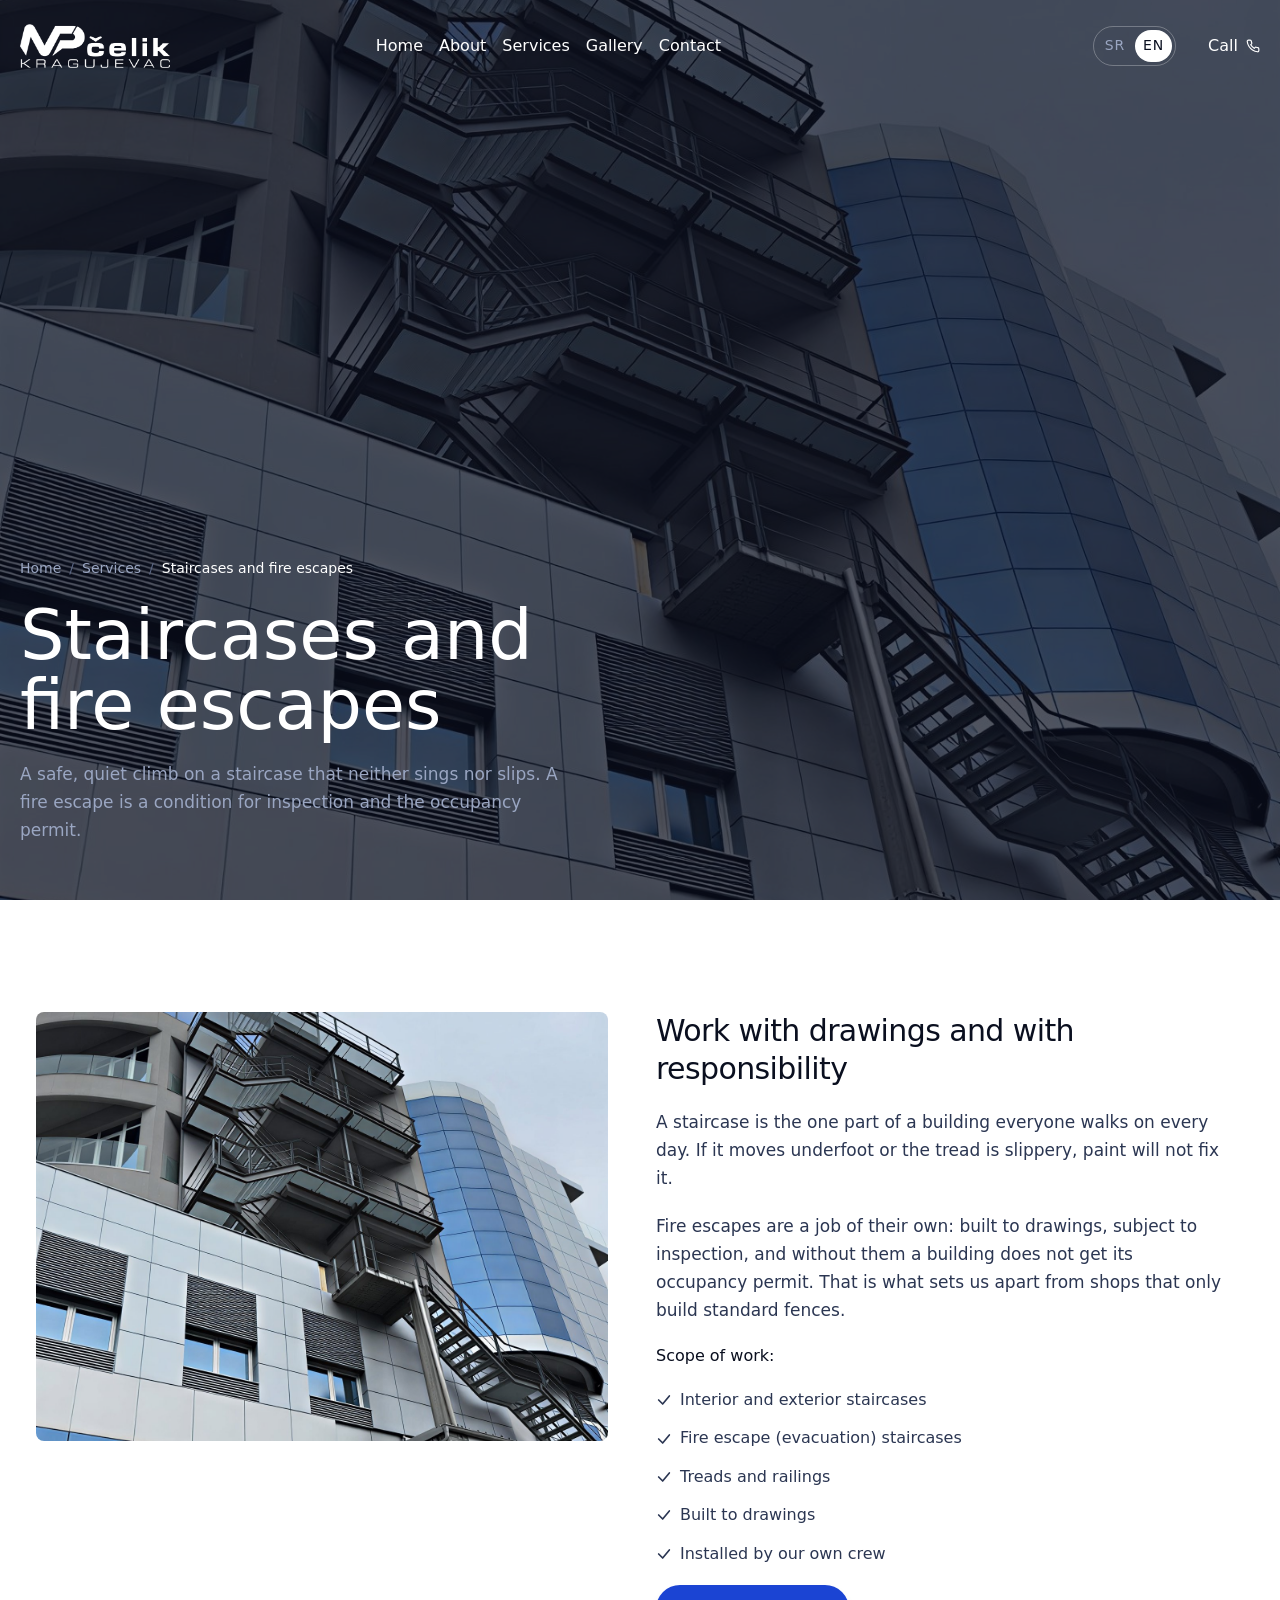
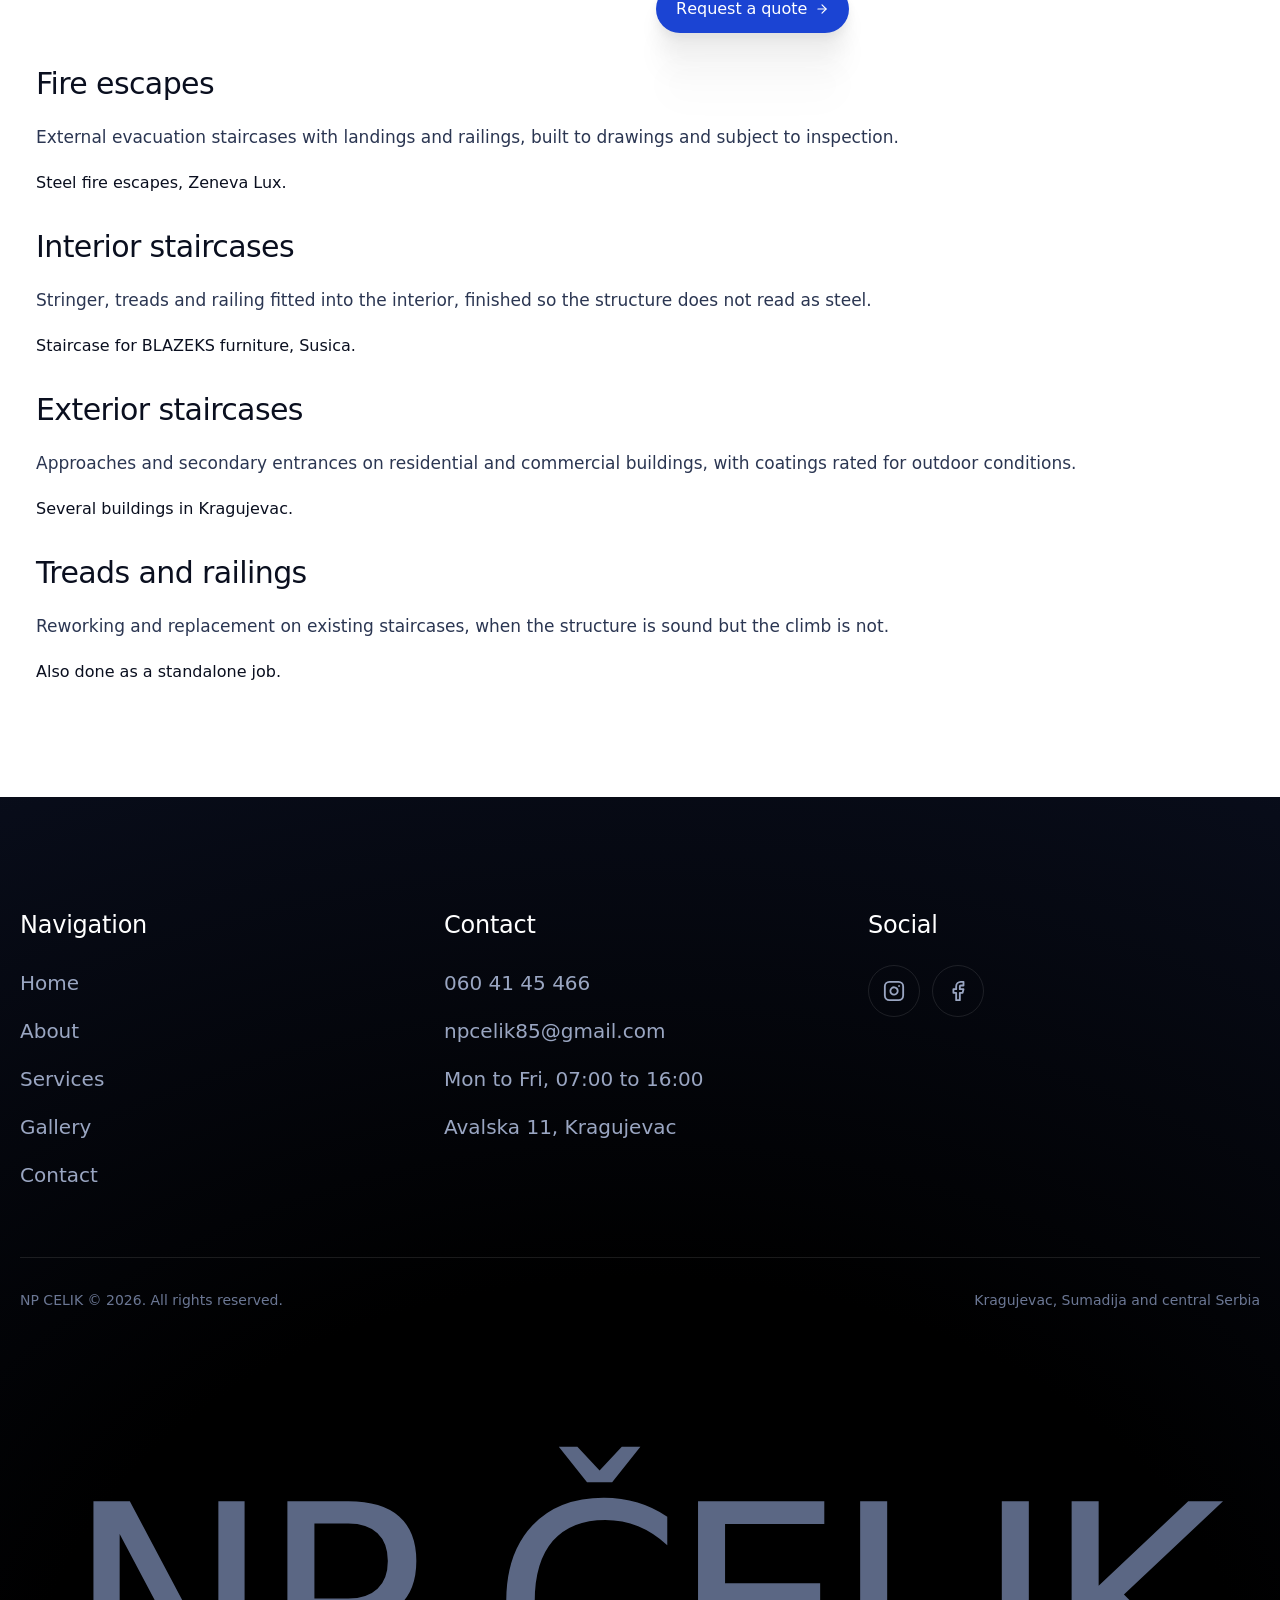
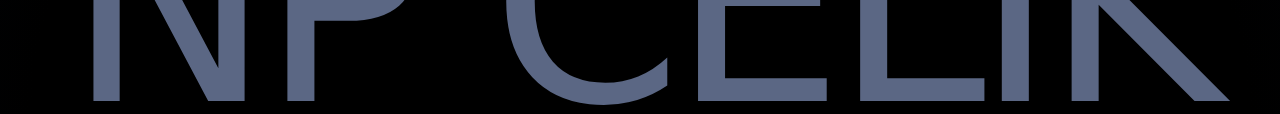
<file: site/usluga-stepenista.html>
<!DOCTYPE html>
<html lang="sr-Latn-RS">
<head>
<meta charset="utf-8">
<meta name="viewport" content="width=device-width, initial-scale=1">
<title>Stepeništa i protivpožarna | NP Čelik Kragujevac</title>
<meta name="description" content="Unutrašnja, spoljna i protivpožarna stepeništa u Kragujevcu. Miran hod bez škripe, gazišta po meri i zaštita koja izdrži zimu. Izlazimo i merimo besplatno.">
<meta name="geo.placename" content="Kragujevac">
<meta property="og:type" content="website">
<meta property="og:title" content="Stepeništa i protivpožarna | NP Čelik Kragujevac">
<meta property="og:description" content="Unutrašnja, spoljna i protivpožarna stepeništa u Kragujevcu. Miran hod bez škripe, gazišta po meri i zaštita koja izdrži zimu. Izlazimo i merimo besplatno.">
<meta property="og:image" content="https://celik-np.vercel.app/assets/img/rad-06-nadstresnica-garaza.jpg">
<!-- SEO: canonical, drustvene mreze i strukturirani podaci -->
<link rel="canonical" href="https://celik-np.vercel.app/usluga-stepenista.html">
<meta property="og:url" content="https://celik-np.vercel.app/usluga-stepenista.html">
<meta property="og:site_name" content="NP Čelik">
<meta property="og:locale" content="sr_RS">
<meta name="twitter:card" content="summary_large_image">
<meta name="twitter:title" content="Stepeništa i protivpožarna | NP Čelik Kragujevac">
<meta name="twitter:description" content="Unutrašnja, spoljna i protivpožarna stepeništa u Kragujevcu. Miran hod bez škripe, gazišta po meri i zaštita koja izdrži zimu. Izlazimo i merimo besplatno.">
<meta name="twitter:image" content="https://celik-np.vercel.app/assets/img/rad-06-nadstresnica-garaza.jpg">
<script type="application/ld+json">
{
  "@context": "https://schema.org",
  "@type": "Service",
  "name": "Izrada i montaža stepeništa i protivpožarnih stepeništa",
  "serviceType": "Stepeništa",
  "url": "https://celik-np.vercel.app/usluga-stepenista.html",
  "areaServed": {
    "@type": "City",
    "name": "Kragujevac"
  },
  "provider": {
    "@id": "https://celik-np.vercel.app/#firma"
  }
}
</script>
<script type="application/ld+json">
{
  "@context": "https://schema.org",
  "@type": "BreadcrumbList",
  "itemListElement": [
    {
      "@type": "ListItem",
      "position": 1,
      "name": "Početna",
      "item": "https://celik-np.vercel.app/"
    },
    {
      "@type": "ListItem",
      "position": 2,
      "name": "Usluge",
      "item": "https://celik-np.vercel.app/usluge.html"
    },
    {
      "@type": "ListItem",
      "position": 3,
      "name": "Stepeništa",
      "item": "https://celik-np.vercel.app/usluga-stepenista.html"
    }
  ]
}
</script>
<!-- /SEO -->
<link rel="icon" href="assets/img/favicon.ico" sizes="any">
<link rel="icon" href="assets/img/favicon-32.png" type="image/png" sizes="32x32">
<link rel="apple-touch-icon" href="assets/img/apple-touch-icon.png">
<link rel="preconnect" href="https://fonts.googleapis.com">
<link rel="preconnect" href="https://fonts.gstatic.com" crossorigin>
<link rel="stylesheet" href="css/tokens.css?v=2e022fcb">
<link rel="stylesheet" href="css/styles.css?v=199bbe2f">
<link rel="stylesheet" href="css/stranice.css?v=e9914ba0">
</head>
<body>
<a class="skip-link" href="#main">Preskoči na sadržaj</a>

<!-- ==========================================================================
     SVG SPRITE  /  sve ikone na jednom mestu
     Lucide stil, stroke 2, currentColor. Bez emodzija.
     ========================================================================== -->
<svg width="0" height="0" style="position:absolute" aria-hidden="true" focusable="false">
  <symbol id="i-factory" viewBox="0 0 24 24" fill="none" stroke="currentColor" stroke-width="2" stroke-linecap="round" stroke-linejoin="round">
    <path d="M2 20a2 2 0 0 0 2 2h16a2 2 0 0 0 2-2V8l-7 5V8l-7 5V4a2 2 0 0 0-2-2H4a2 2 0 0 0-2 2Z"/><path d="M17 18h1"/><path d="M12 18h1"/><path d="M7 18h1"/>
  </symbol>
  <symbol id="i-hardhat" viewBox="0 0 24 24" fill="none" stroke="currentColor" stroke-width="2" stroke-linecap="round" stroke-linejoin="round">
    <path d="M2 18a1 1 0 0 0 1 1h18a1 1 0 0 0 1-1v-2a1 1 0 0 0-1-1H3a1 1 0 0 0-1 1v2z"/><path d="M10 10V5a1 1 0 0 1 1-1h2a1 1 0 0 1 1 1v5"/><path d="M4 15v-3a6 6 0 0 1 6-6"/><path d="M14 6a6 6 0 0 1 6 6v3"/>
  </symbol>
  <symbol id="i-flame" viewBox="0 0 24 24" fill="none" stroke="currentColor" stroke-width="2" stroke-linecap="round" stroke-linejoin="round">
    <path d="M8.5 14.5A2.5 2.5 0 0 0 11 12c0-1.38-.5-2-1-3-1.07-2.14-.22-4.05 2-6 .5 2.5 2 4.9 4 6.5 2 1.6 3 3.5 3 5.5a7 7 0 1 1-14 0c0-1.15.43-2.29 1-3a2.5 2.5 0 0 0 2.5 2.5z"/>
  </symbol>
  <symbol id="i-warehouse" viewBox="0 0 24 24" fill="none" stroke="currentColor" stroke-width="2" stroke-linecap="round" stroke-linejoin="round">
    <path d="M22 8.35V20a2 2 0 0 1-2 2H4a2 2 0 0 1-2-2V8.35A2 2 0 0 1 3.26 6.5l8-3.2a2 2 0 0 1 1.48 0l8 3.2A2 2 0 0 1 22 8.35Z"/><path d="M6 18h12"/><path d="M6 14h12"/><path d="M6 10h12v12H6z"/>
  </symbol>
  <!-- Gola kvacica. Konstra je koristi u krugu, ispred svake stavke
       obima posla. Stroke 2.5 kao na originalu. -->
  <symbol id="i-check" viewBox="0 0 24 24" fill="none" stroke="currentColor" stroke-width="2.5" stroke-linecap="round" stroke-linejoin="round">
    <path d="m4 12 6 6L20 6"/>
  </symbol>
  <symbol id="i-badge-check" viewBox="0 0 24 24" fill="none" stroke="currentColor" stroke-width="2" stroke-linecap="round" stroke-linejoin="round">
    <path d="M3.85 8.62a4 4 0 0 1 4.78-4.77 4 4 0 0 1 6.74 0 4 4 0 0 1 4.78 4.78 4 4 0 0 1 0 6.74 4 4 0 0 1-4.77 4.78 4 4 0 0 1-6.75 0 4 4 0 0 1-4.78-4.77 4 4 0 0 1 0-6.76Z"/><path d="m9 12 2 2 4-4"/>
  </symbol>
  <symbol id="i-clock" viewBox="0 0 24 24" fill="none" stroke="currentColor" stroke-width="2" stroke-linecap="round" stroke-linejoin="round">
    <circle cx="12" cy="12" r="10"/><path d="M12 6v6l4 2"/>
  </symbol>
  <symbol id="i-cog" viewBox="0 0 24 24" fill="none" stroke="currentColor" stroke-width="2" stroke-linecap="round" stroke-linejoin="round">
    <path d="M12.22 2h-.44a2 2 0 0 0-2 2v.18a2 2 0 0 1-1 1.73l-.43.25a2 2 0 0 1-2 0l-.15-.08a2 2 0 0 0-2.73.73l-.22.38a2 2 0 0 0 .73 2.73l.15.1a2 2 0 0 1 1 1.72v.51a2 2 0 0 1-1 1.74l-.15.09a2 2 0 0 0-.73 2.73l.22.38a2 2 0 0 0 2.73.73l.15-.08a2 2 0 0 1 2 0l.43.25a2 2 0 0 1 1 1.73V20a2 2 0 0 0 2 2h.44a2 2 0 0 0 2-2v-.18a2 2 0 0 1 1-1.73l.43-.25a2 2 0 0 1 2 0l.15.08a2 2 0 0 0 2.73-.73l.22-.39a2 2 0 0 0-.73-2.73l-.15-.08a2 2 0 0 1-1-1.74v-.5a2 2 0 0 1 1-1.74l.15-.09a2 2 0 0 0 .73-2.73l-.22-.38a2 2 0 0 0-2.73-.73l-.15.08a2 2 0 0 1-2 0l-.43-.25a2 2 0 0 1-1-1.73V4a2 2 0 0 0-2-2z"/><circle cx="12" cy="12" r="3"/>
  </symbol>
  <symbol id="i-ruler" viewBox="0 0 24 24" fill="none" stroke="currentColor" stroke-width="2" stroke-linecap="round" stroke-linejoin="round">
    <path d="M21.3 15.3a2.4 2.4 0 0 1 0 3.4l-2.6 2.6a2.4 2.4 0 0 1-3.4 0L2.7 8.7a2.41 2.41 0 0 1 0-3.4l2.6-2.6a2.41 2.41 0 0 1 3.4 0Z"/><path d="m14.5 12.5 2-2"/><path d="m11.5 9.5 2-2"/><path d="m8.5 6.5 2-2"/><path d="m17.5 15.5 2-2"/>
  </symbol>
  <symbol id="i-calendar-check" viewBox="0 0 24 24" fill="none" stroke="currentColor" stroke-width="2" stroke-linecap="round" stroke-linejoin="round">
    <path d="M8 2v4"/><path d="M16 2v4"/><rect width="18" height="18" x="3" y="4" rx="2"/><path d="M3 10h18"/><path d="m9 16 2 2 4-4"/>
  </symbol>
  <symbol id="i-phone" viewBox="0 0 24 24" fill="none" stroke="currentColor" stroke-width="2" stroke-linecap="round" stroke-linejoin="round">
    <path d="M22 16.92v3a2 2 0 0 1-2.18 2 19.79 19.79 0 0 1-8.63-3.07 19.5 19.5 0 0 1-6-6 19.79 19.79 0 0 1-3.07-8.67A2 2 0 0 1 4.11 2h3a2 2 0 0 1 2 1.72 12.84 12.84 0 0 0 .7 2.81 2 2 0 0 1-.45 2.11L8.09 9.91a16 16 0 0 0 6 6l1.27-1.27a2 2 0 0 1 2.11-.45 12.84 12.84 0 0 0 2.81.7A2 2 0 0 1 22 16.92z"/>
  </symbol>
  <symbol id="i-mail" viewBox="0 0 24 24" fill="none" stroke="currentColor" stroke-width="2" stroke-linecap="round" stroke-linejoin="round">
    <rect width="20" height="16" x="2" y="4" rx="2"/><path d="m22 7-8.97 5.7a1.94 1.94 0 0 1-2.06 0L2 7"/>
  </symbol>
  <!-- Dodato 10.08.2026. za polja u obrascu. Isti crtez kao lucide user
       i message-square, da se poklapa sa ostalima u ovom spisku. -->
  <symbol id="i-user" viewBox="0 0 24 24" fill="none" stroke="currentColor" stroke-width="2" stroke-linecap="round" stroke-linejoin="round">
    <path d="M19 21v-2a4 4 0 0 0-4-4H9a4 4 0 0 0-4 4v2"/><circle cx="12" cy="7" r="4"/>
  </symbol>
  <symbol id="i-message" viewBox="0 0 24 24" fill="none" stroke="currentColor" stroke-width="2" stroke-linecap="round" stroke-linejoin="round">
    <path d="M21 15a2 2 0 0 1-2 2H7l-4 4V5a2 2 0 0 1 2-2h14a2 2 0 0 1 2 2z"/>
  </symbol>
  <symbol id="i-pin" viewBox="0 0 24 24" fill="none" stroke="currentColor" stroke-width="2" stroke-linecap="round" stroke-linejoin="round">
    <path d="M20 10c0 6-8 12-8 12s-8-6-8-12a8 8 0 0 1 16 0Z"/><circle cx="12" cy="10" r="3"/>
  </symbol>
  <symbol id="i-instagram" viewBox="0 0 24 24" fill="none" stroke="currentColor" stroke-width="2" stroke-linecap="round" stroke-linejoin="round">
    <rect width="20" height="20" x="2" y="2" rx="5"/><path d="M16 11.37A4 4 0 1 1 12.63 8 4 4 0 0 1 16 11.37z"/><path d="M17.5 6.5h.01"/>
  </symbol>
  <symbol id="i-facebook" viewBox="0 0 24 24" fill="none" stroke="currentColor" stroke-width="2" stroke-linecap="round" stroke-linejoin="round">
    <path d="M18 2h-3a5 5 0 0 0-5 5v3H7v4h3v8h4v-8h3l1-4h-4V7a1 1 0 0 1 1-1h3z"/>
  </symbol>
  <symbol id="i-menu" viewBox="0 0 24 24" fill="none" stroke="currentColor" stroke-width="2" stroke-linecap="round" stroke-linejoin="round">
    <path d="M4 6h16"/><path d="M4 12h16"/><path d="M4 18h16"/>
  </symbol>
  <symbol id="i-close" viewBox="0 0 24 24" fill="none" stroke="currentColor" stroke-width="2" stroke-linecap="round" stroke-linejoin="round">
    <path d="M18 6 6 18"/><path d="m6 6 12 12"/>
  </symbol>
  <symbol id="i-arrow-right" viewBox="0 0 24 24" fill="none" stroke="currentColor" stroke-width="2" stroke-linecap="round" stroke-linejoin="round">
    <path d="M5 12h14"/><path d="m12 5 7 7-7 7"/>
  </symbol>
  <symbol id="i-arrow-up-right" viewBox="0 0 24 24" fill="none" stroke="currentColor" stroke-width="2" stroke-linecap="round" stroke-linejoin="round">
    <path d="M7 17 17 7"/><path d="M7 7h10v10"/>
  </symbol>
  <symbol id="i-star" viewBox="0 0 24 24" fill="currentColor" stroke="none">
    <path d="m12 2 2.9 6.26 6.85.7-5.1 4.6 1.44 6.72L12 16.9l-6.09 3.38 1.44-6.72-5.1-4.6 6.85-.7z"/>
  </symbol>
</svg>



<header class="header header--light" id="header">
  <div class="header__inner">

    <div class="header__brand-wrap">
      <a class="brand" href="index.html#hero" aria-label="NP Čelik, početna strana">
        <!-- [SLIKA: logo NP Čelik] Badge iz brand asseta. Puni lockup je hromiran
             i nestaje na svijetloj podlozi, pa ide badge + tekstualni wordmark. -->
        <img class="brand__badge" src="assets/img/logo-np-celik.png" alt="" width="470" height="139" aria-hidden="true">
      </a>

      <!-- Hamburger stoji uz logo samo na mobilnom, kao na originalu. -->
      <button class="menu-toggle" id="menu-toggle" type="button"
              aria-controls="nav" aria-expanded="false" aria-label="Otvorite meni">
        <svg class="menu-toggle__open"  aria-hidden="true" focusable="false"><use href="#i-menu"></use></svg>
        <svg class="menu-toggle__close" aria-hidden="true" focusable="false"><use href="#i-close"></use></svg>
      </button>
    </div>

    <nav class="nav" id="nav" data-open="false" aria-label="Glavna navigacija">
      <!-- Svaki link nosi tacku koja na hover ulazi s lijeva i gura natpis. -->
      <a class="nav__link" href="index.html#hero"><span class="nav__dot" aria-hidden="true"></span><span>Početna</span></a>
      <a class="nav__link" href="o-nama.html"><span class="nav__dot" aria-hidden="true"></span><span>O nama</span></a>
      <a class="nav__link" href="usluge.html"><span class="nav__dot" aria-hidden="true"></span><span>Usluge</span></a>
      <a class="nav__link" href="galerija.html"><span class="nav__dot" aria-hidden="true"></span><span>Galerija</span></a>
      <a class="nav__link" href="kontakt.html"><span class="nav__dot" aria-hidden="true"></span><span>Kontakt</span></a>
    </nav>

    <div class="header__actions">
      <div class="lang" role="group" aria-label="Jezik">
        <button class="lang__btn" type="button" data-jezik-prekidac="sr" aria-pressed="true">SR</button>
        <button class="lang__btn" type="button" data-jezik-prekidac="en" aria-pressed="false">EN</button>
      </div>

      <!-- Broj telefona je uklonjen iz zaglavlja na zahtjev, kao i na
           Konstri. Klik-na-poziv ostaje u CTA traci, kontaktu i podnozju.
           Napomena: ICP kaze da je prvi kontakt poziv i da broj treba
           iznad prevoja, pa ovo vrijedi pratiti kad sajt bude uzivo. -->
      <!-- Dugme vodi pravo na poziv, ne na kontakt sekciju. ICP kaze da
           prvi kontakt ide preko telefona i da broj mora iznad prevoja;
           ovim se to vraca, a da broj ne zauzima mjesto u traci. -->
      <a class="btn btn--bare header__cta" href="tel:0604145466" aria-label="Pozovite nas na 060 41 45 466">
        <span class="btn__label" data-roll>Pozovi</span>
        <span class="btn__icons" aria-hidden="true">
          <svg class="btn__icon"><use href="#i-phone"></use></svg>
          <svg class="btn__icon"><use href="#i-phone"></use></svg>
        </span>
      </a>
    </div>

  </div>
</header>

<div class="smenu" id="smenu" aria-hidden="true">
  <div class="smenu__layer smenu__layer--1" aria-hidden="true"></div>
  <div class="smenu__layer smenu__layer--2" aria-hidden="true"></div>

  <nav class="smenu__panel" aria-label="Glavna navigacija, mobilna">
    <ul class="smenu__list">
      <li class="smenu__row" style="--i: 0"><a class="smenu__item" href="index.html#hero"><span class="smenu__label">Početna</span><span class="smenu__num" aria-hidden="true">01</span></a></li>
      <li class="smenu__row" style="--i: 1"><a class="smenu__item" href="o-nama.html"><span class="smenu__label">O nama</span><span class="smenu__num" aria-hidden="true">02</span></a></li>
      <li class="smenu__row" style="--i: 2"><a class="smenu__item" href="usluge.html"><span class="smenu__label">Usluge</span><span class="smenu__num" aria-hidden="true">03</span></a></li>
      <li class="smenu__row" style="--i: 3"><a class="smenu__item" href="galerija.html"><span class="smenu__label">Galerija</span><span class="smenu__num" aria-hidden="true">04</span></a></li>
      <li class="smenu__row" style="--i: 4"><a class="smenu__item" href="kontakt.html"><span class="smenu__label">Kontakt</span><span class="smenu__num" aria-hidden="true">05</span></a></li>
    </ul>

    <a class="btn btn--sand smenu__cta" href="tel:0604145466">
      <span class="btn__label">Pozovite 060 41 45 466</span>
      <span class="btn__icons" aria-hidden="true">
        <svg class="btn__icon"><use href="#i-phone"></use></svg>
      </span>
    </a>

    <div class="smenu__social">
      <p class="smenu__social-title">Mreže</p>
      <ul class="smenu__social-list">
        <li style="--i: 0"><a class="smenu__social-link" href="https://www.instagram.com/celiknp/" target="_blank" rel="noopener noreferrer">Instagram</a></li>
        <li style="--i: 1"><a class="smenu__social-link" href="https://www.facebook.com/npcelikconstruction" target="_blank" rel="noopener noreferrer">Facebook</a></li>
      </ul>
    </div>
        <div class="lang lang--menu" role="group" aria-label="Jezik">
      <button class="lang__btn" type="button" data-jezik-prekidac="sr" aria-pressed="true">SR</button>
      <button class="lang__btn" type="button" data-jezik-prekidac="en" aria-pressed="false">EN</button>
    </div>
  </nav>
</div>




<main id="main">

  <section class="phero" aria-labelledby="phero-naslov">
    <figure class="phero__image">
      <img src="assets/img/hero-radnici-zalazak.jpg" alt="Spoljna protivpožarna metalna stepeništa na fasadi objekta Ženeva Lux" fetchpriority="high" decoding="async">
    </figure>
    <div class="phero__overlay" aria-hidden="true"></div>

    <div class="phero__inner">
      <nav class="crumbs" aria-label="Putanja">
        <ol class="crumbs__list"><li class="crumbs__item"><a href="index.html">Početna</a></li><li class="crumbs__item"><a href="usluge.html">Usluge</a></li><li class="crumbs__item" aria-current="page">Stepeništa i protivpožarna stepeništa</li></ol>
      </nav>
      <div class="phero__heading">
        <h1 class="phero__title" id="phero-naslov">Stepeništa i protivpožarna stepeništa</h1>
        <p class="phero__lead">Bezbedan i miran hod, stepenište koje ne peva i ne klizi. Protivpožarno stepenište je uslov za pregled i upotrebnu dozvolu.</p>
      </div>
    </div>
  </section>

  <section class="sindex" aria-labelledby="uvod-naslov">
    <div class="sindex__inner">

      <article class="sitem" data-reveal>
        <figure class="sitem__media">
          <img src="assets/img/hero-radnici-zalazak.jpg" alt="Spoljna protivpožarna metalna stepeništa na fasadi objekta Ženeva Lux" width="1169" height="878" loading="lazy" decoding="async">
        </figure>
        <div class="sitem__body">
          <h2 class="sitem__title" id="uvod-naslov">Posao sa projektom i sa odgovornošću</h2>
          <p class="sitem__desc">Stepenište je jedini deo objekta po kome svi hodaju svaki dan. Ako pod nogom radi ili gazište klizi, to se ne popravlja farbanjem.</p>
          <p class="sitem__desc">Protivpožarna stepeništa su zaseban posao: rade se po projektu, prolaze pregled i bez njih objekat ne dobija upotrebnu dozvolu. To nas odvaja od radionica koje rade samo tipske ograde.</p>
          <p class="sitem__scope-title">Obim posla:</p>
          <ul class="sitem__scope">
              <li><svg aria-hidden="true" focusable="false"><use href="#i-check"></use></svg><span>Unutrašnja i spoljna stepeništa</span></li>
              <li><svg aria-hidden="true" focusable="false"><use href="#i-check"></use></svg><span>Protivpožarna (evakuaciona) stepeništa</span></li>
              <li><svg aria-hidden="true" focusable="false"><use href="#i-check"></use></svg><span>Gazišta i gelenderi</span></li>
              <li><svg aria-hidden="true" focusable="false"><use href="#i-check"></use></svg><span>Izrada po projektu</span></li>
              <li><svg aria-hidden="true" focusable="false"><use href="#i-check"></use></svg><span>Montaža sopstvenom ekipom</span></li>
          </ul>
          <a class="btn btn--solid" href="kontakt.html"><span class="btn__label" data-roll>Zatražite ponudu</span><span class="btn__icons" aria-hidden="true"><svg class="btn__icon"><use href="#i-arrow-right"></use></svg><svg class="btn__icon"><use href="#i-arrow-right"></use></svg></span></a>
        </div>
      </article>

      <article class="sitem" data-reveal>
        <div class="sitem__body">
          <h2 class="sitem__title">Protivpožarna stepeništa</h2>
          <p class="sitem__desc">Spoljna evakuaciona stepeništa sa podestima i gelenderima, po projektu i pod pregledom.</p>
          <p class="sitem__scope-title">Metalna PP stepeništa, objekat Ženeva Lux.</p>
        </div>
      </article>

      <article class="sitem" data-reveal>
        <div class="sitem__body">
          <h2 class="sitem__title">Unutrašnja stepeništa</h2>
          <p class="sitem__desc">Nosač, gazišta i gelender uklopljeni u enterijer, sa obradom koja ne odaje da je konstrukcija metalna.</p>
          <p class="sitem__scope-title">Stepenište za BLAŽEKS nameštaj, Sušica.</p>
        </div>
      </article>

      <article class="sitem" data-reveal>
        <div class="sitem__body">
          <h2 class="sitem__title">Spoljna stepeništa</h2>
          <p class="sitem__desc">Prilazi i pomoćni ulazi na stambenim i poslovnim objektima, sa zaštitom računatom na spoljne uslove.</p>
          <p class="sitem__scope-title">Više objekata u Kragujevcu.</p>
        </div>
      </article>

      <article class="sitem" data-reveal>
        <div class="sitem__body">
          <h2 class="sitem__title">Gazišta i gelenderi</h2>
          <p class="sitem__desc">Dorada i zamena na postojećim stepeništima, kad je nosač dobar a hod nije.</p>
          <p class="sitem__scope-title">Radi se i kao samostalan posao.</p>
        </div>
      </article>

    </div>
  </section>

</main>

<footer class="footer" id="footer">
  <div class="footer__container">

    <!-- Gornji blok (naslov, podnaslov i dugme Zatrazite ponudu) je
         sklonjen 09.08.2026. na zahtjev. Isti poziv na akciju vec stoji
         u sekciji Kontakt neposredno iznad, pa je ovdje bio dupliran. -->

    <div class="footer__cols">

      <nav class="footer__col" aria-label="Navigacija u podnožju">
        <p class="footer__heading">Navigacija</p>
        <div class="footer__nav">
          <a class="footer__link" href="index.html#hero">Početna</a>
          <a class="footer__link" href="o-nama.html">O nama</a>
          <a class="footer__link" href="usluge.html">Usluge</a>
          <a class="footer__link" href="galerija.html">Galerija</a>
          <a class="footer__link" href="kontakt.html">Kontakt</a>
        </div>
      </nav>

      <div class="footer__col">
        <p class="footer__heading">Kontakt</p>
        <div class="footer__nav">
          <a class="footer__link" href="tel:0604145466">060 41 45 466</a>
          <a class="footer__link" href="mailto:npcelik85@gmail.com">npcelik85@gmail.com</a>
          <p class="footer__link">Pon–pet, 07–16h</p>
          <address class="footer__link footer__link--plain">Avalska 11, Kragujevac</address>
        </div>
      </div>

      <div class="footer__col">
        <p class="footer__heading">Mreže</p>
        <div class="social">
          <a class="social__link" href="https://www.instagram.com/celiknp/"
             target="_blank" rel="noopener noreferrer" aria-label="NP Čelik na Instagramu">
            <svg aria-hidden="true" focusable="false"><use href="#i-instagram"></use></svg>
          </a>
          <a class="social__link" href="https://www.facebook.com/npcelikconstruction"
             target="_blank" rel="noopener noreferrer" aria-label="NP Čelik na Facebooku">
            <svg aria-hidden="true" focusable="false"><use href="#i-facebook"></use></svg>
          </a>
        </div>
      </div>

    </div>

    <div class="footer__legal">
      <p>NP ČELIK &copy; 2026. Sva prava zadržana.</p>
      <p>Kragujevac, Šumadija i centralna Srbija</p>
    </div>

  </div>

  <!-- Ogroman wordmark preko cijele sirine, kao na originalu.
       aria-hidden jer je ukras: ime firme vec stoji u zaglavlju. -->
  <div class="footer__wordmark" aria-hidden="true">NP ČELIK</div>
</footer>
<script src="js/prevod.js?v=6ffe9566" defer></script>
<script src="js/jezik.js?v=ffe7c131" defer></script>
<script src="js/main.js?v=c156dd01" defer></script>

</body>
</html>
</file>
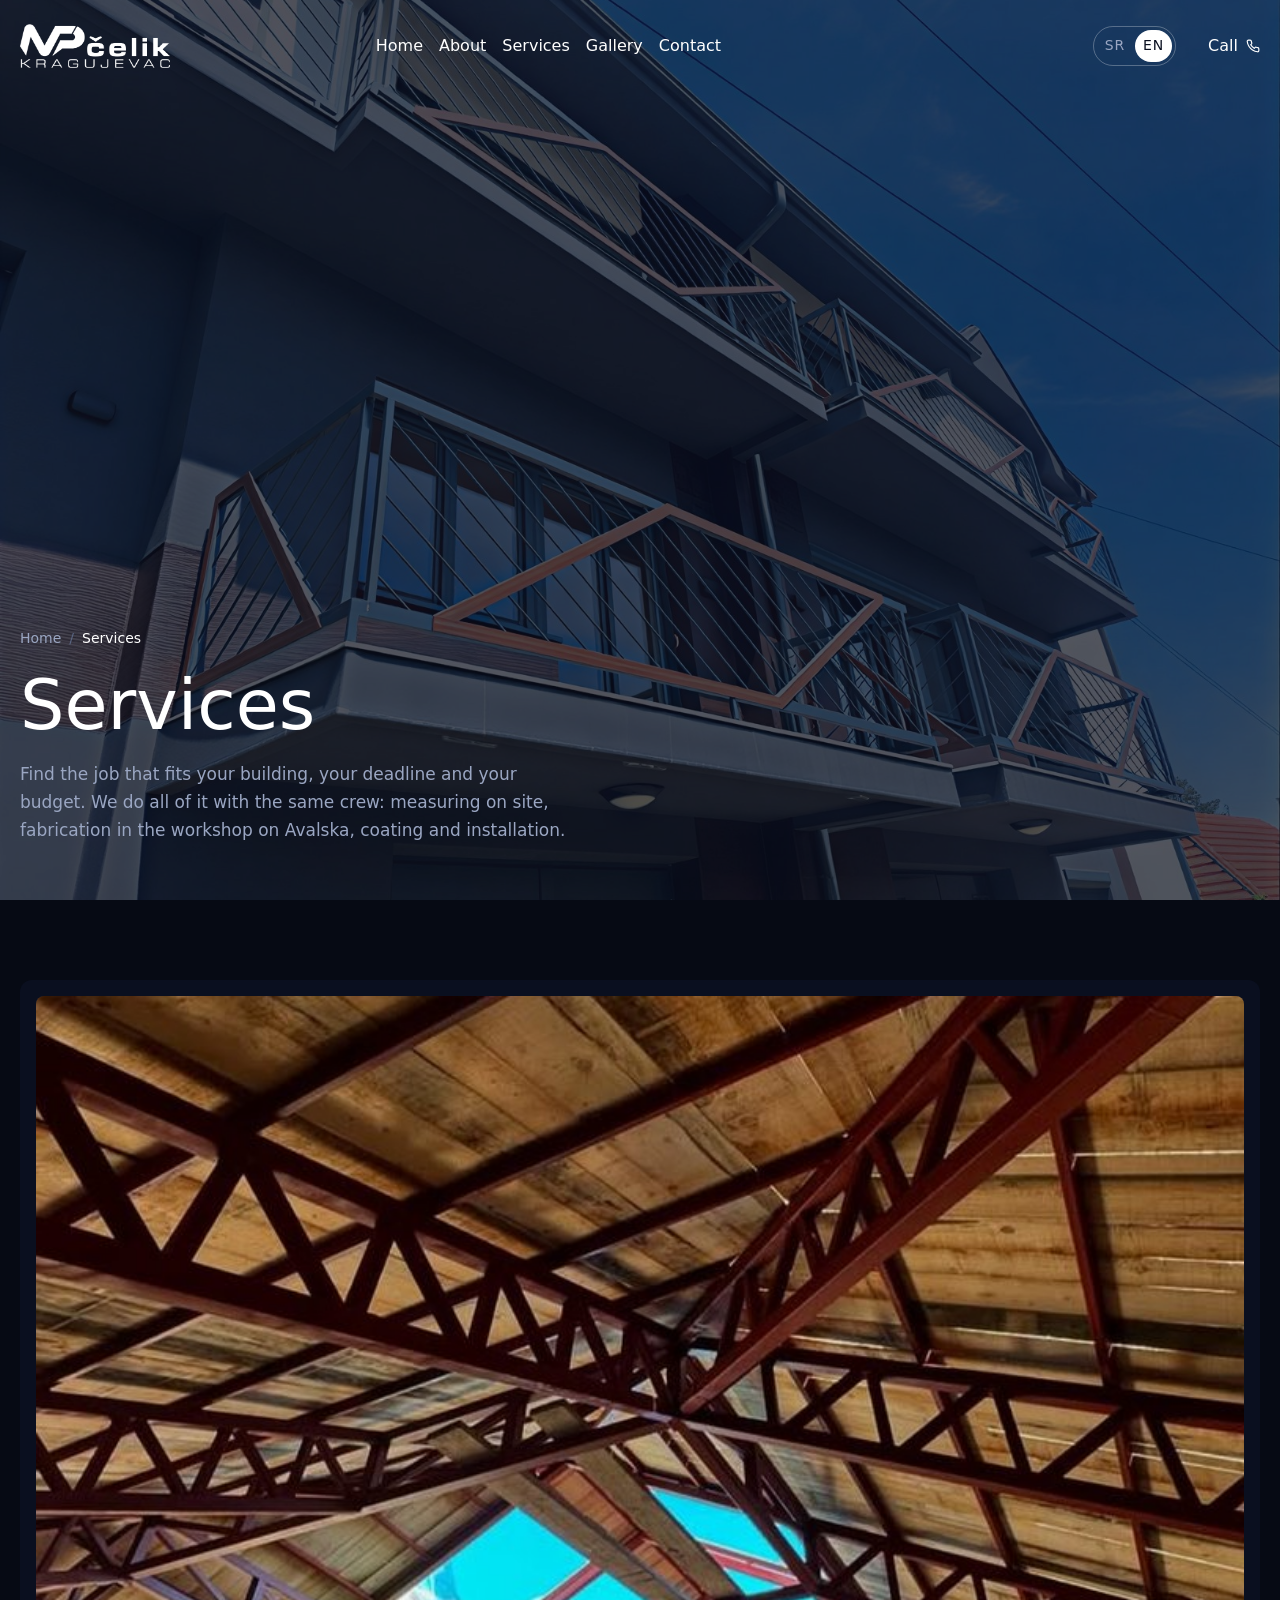
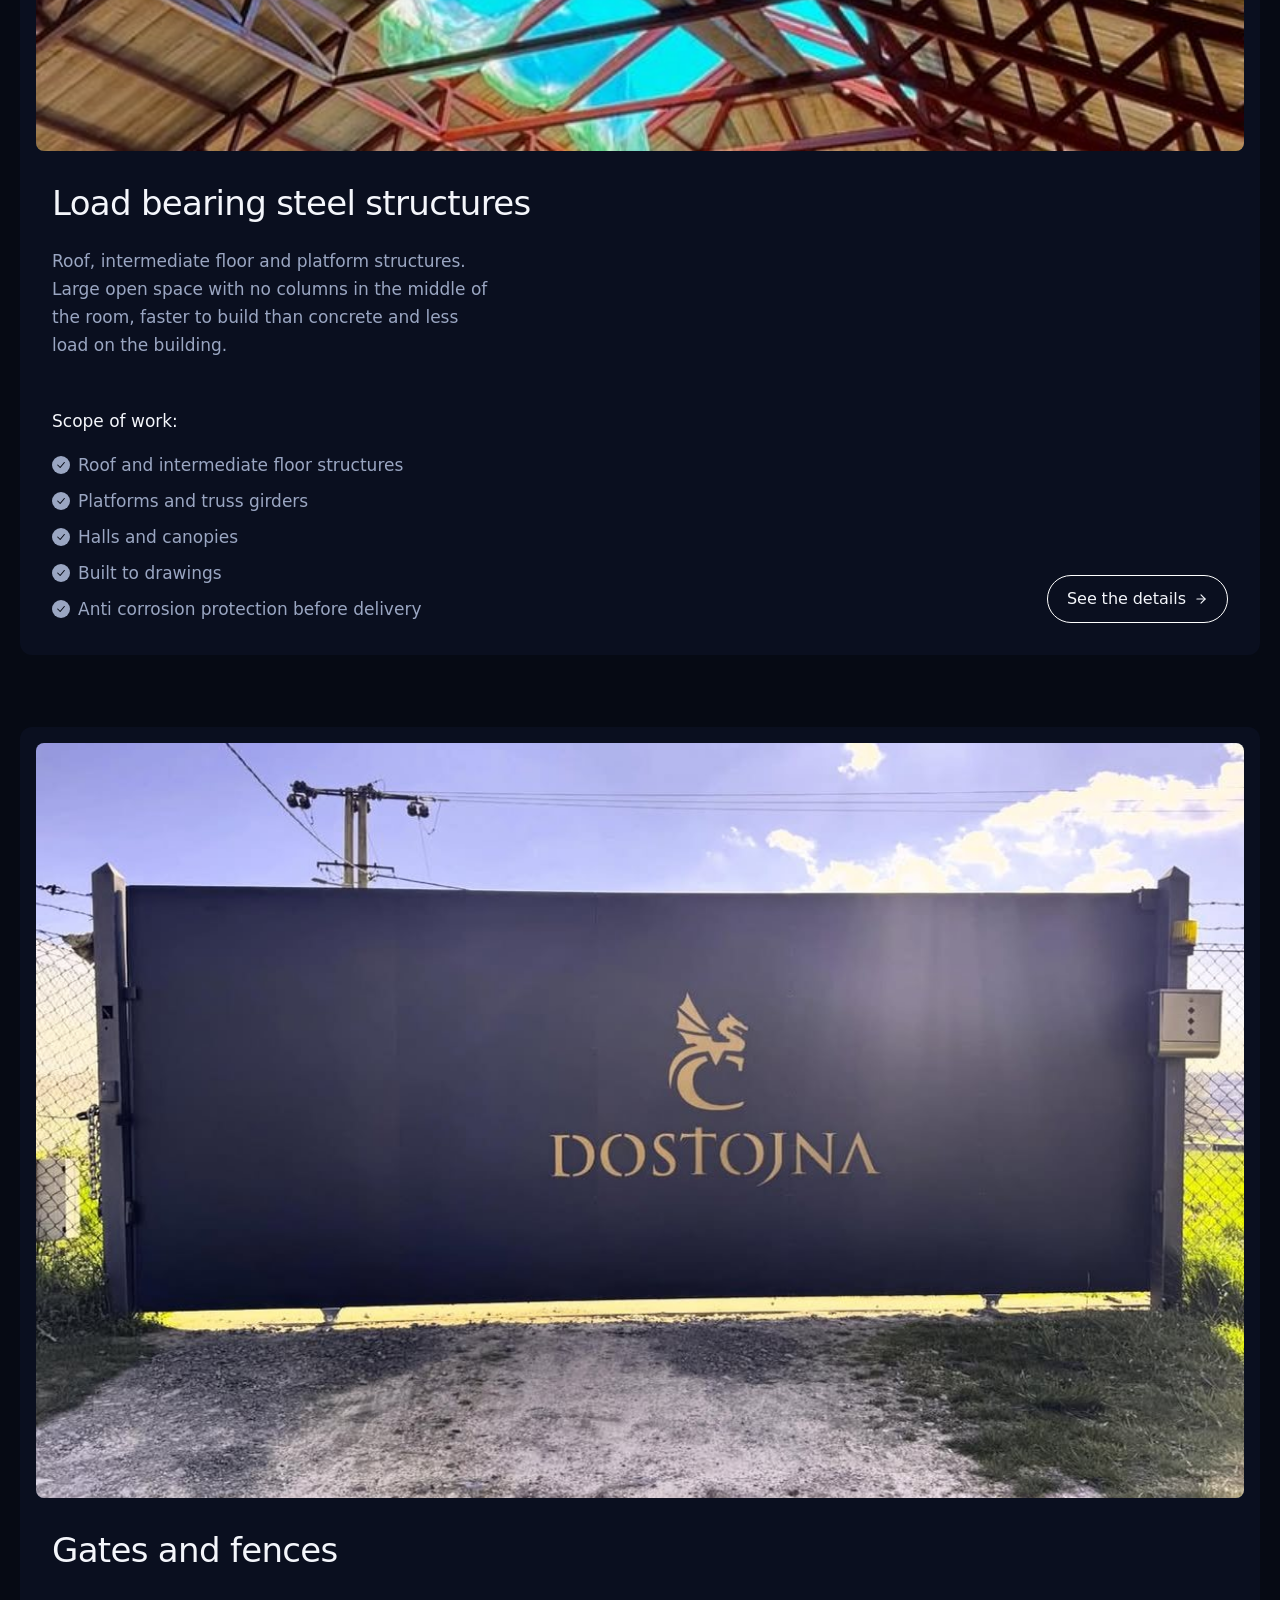
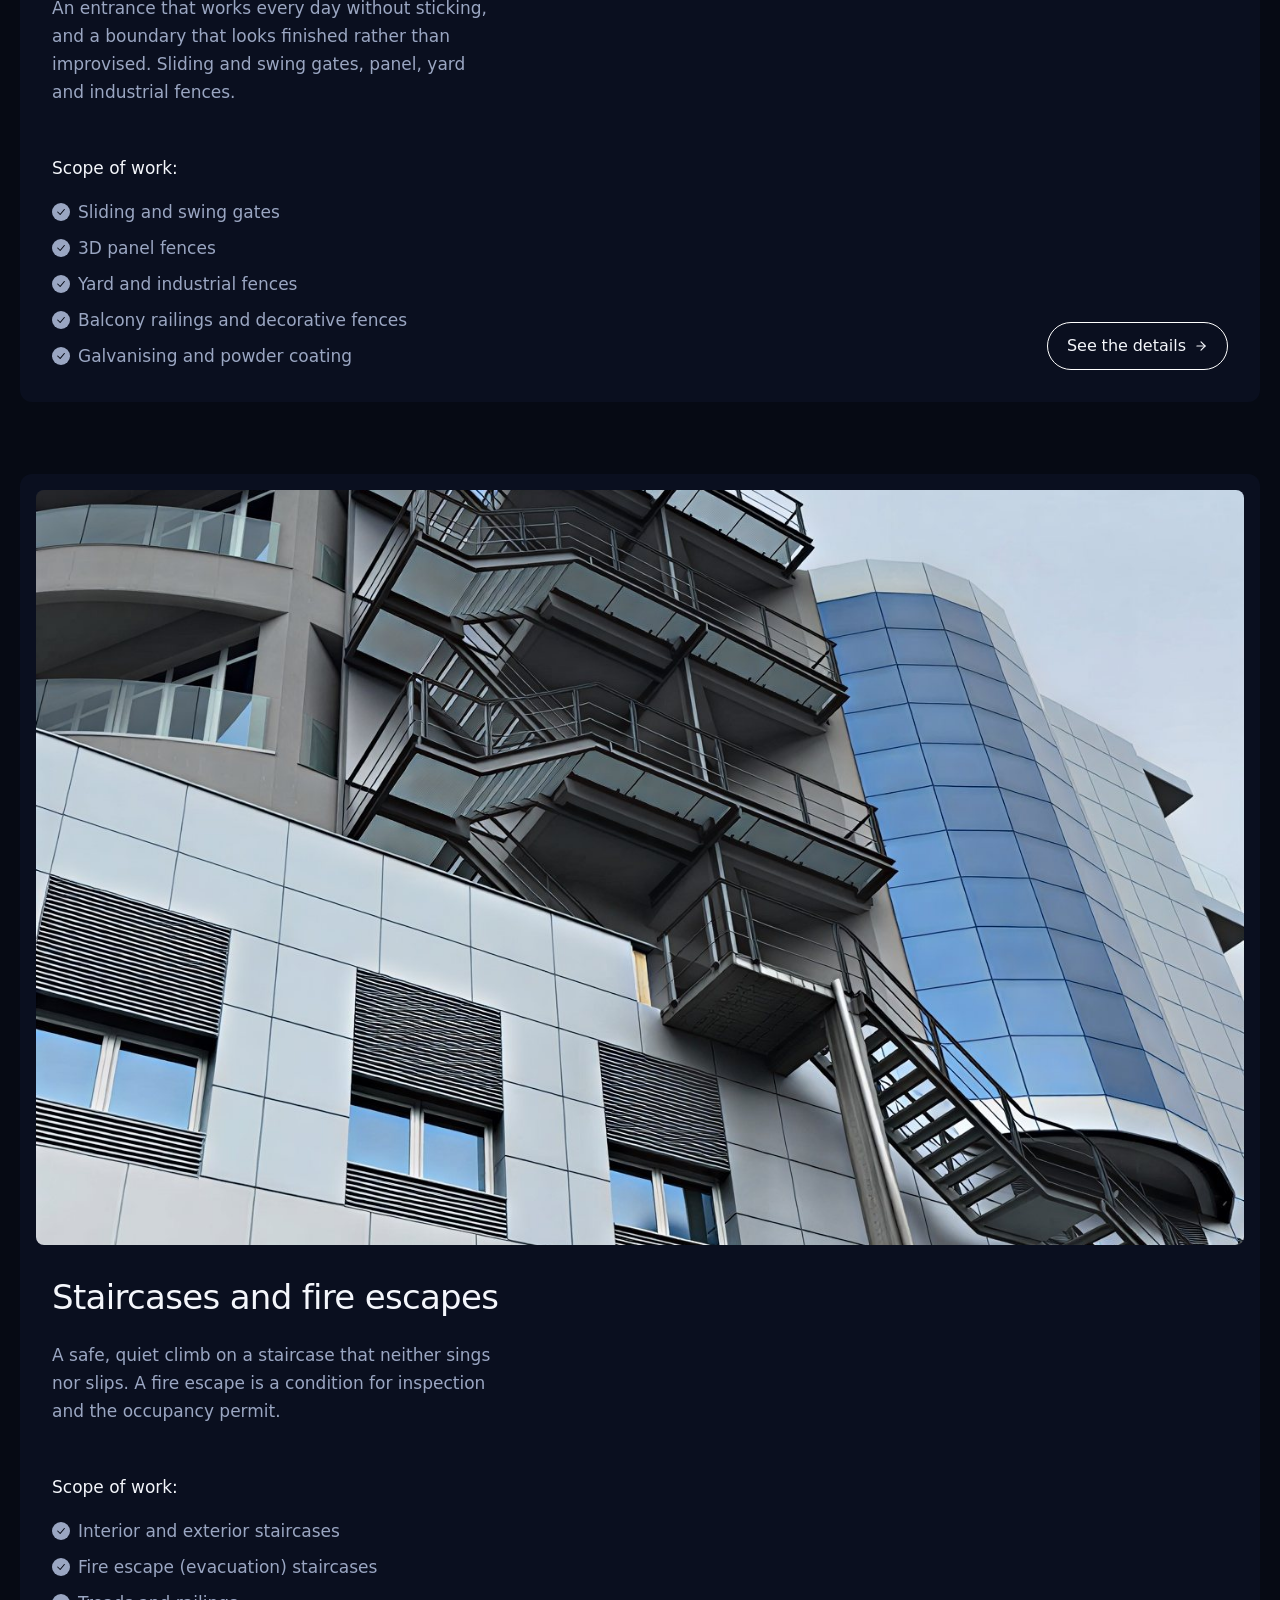
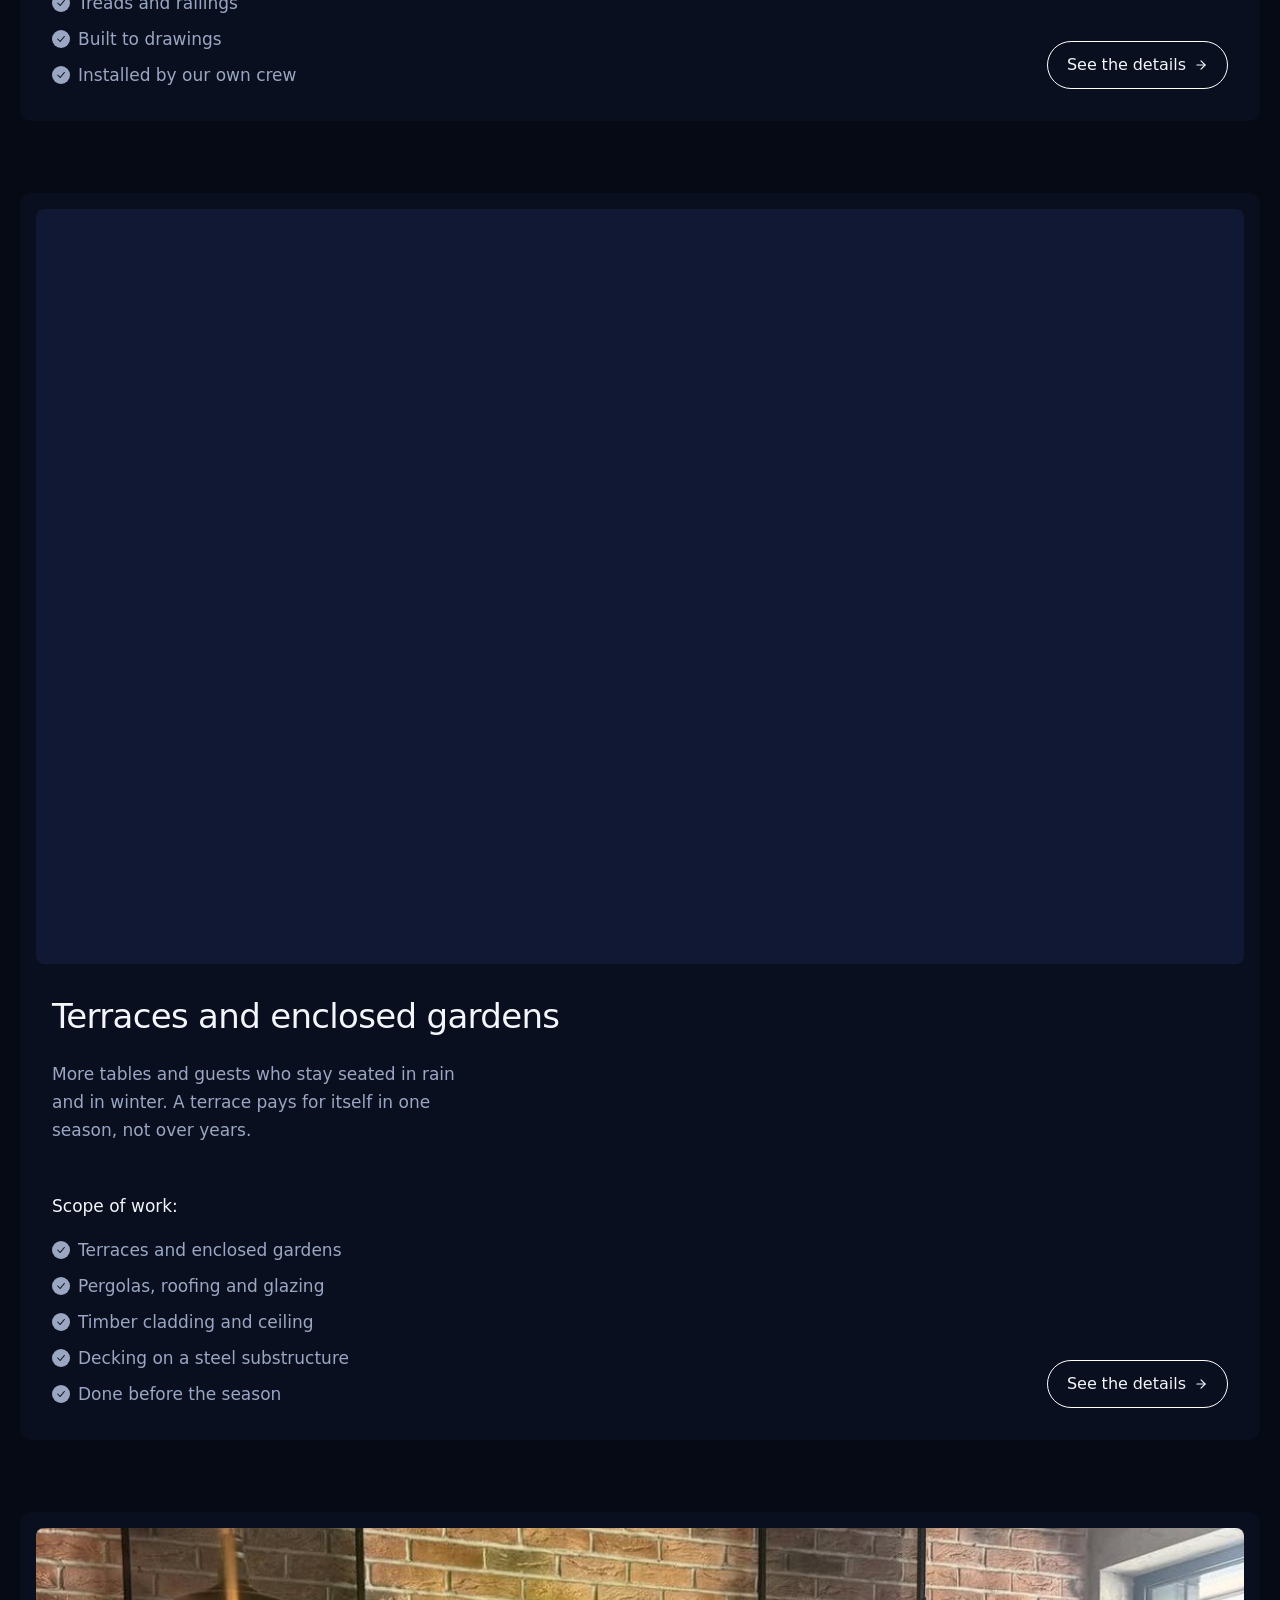
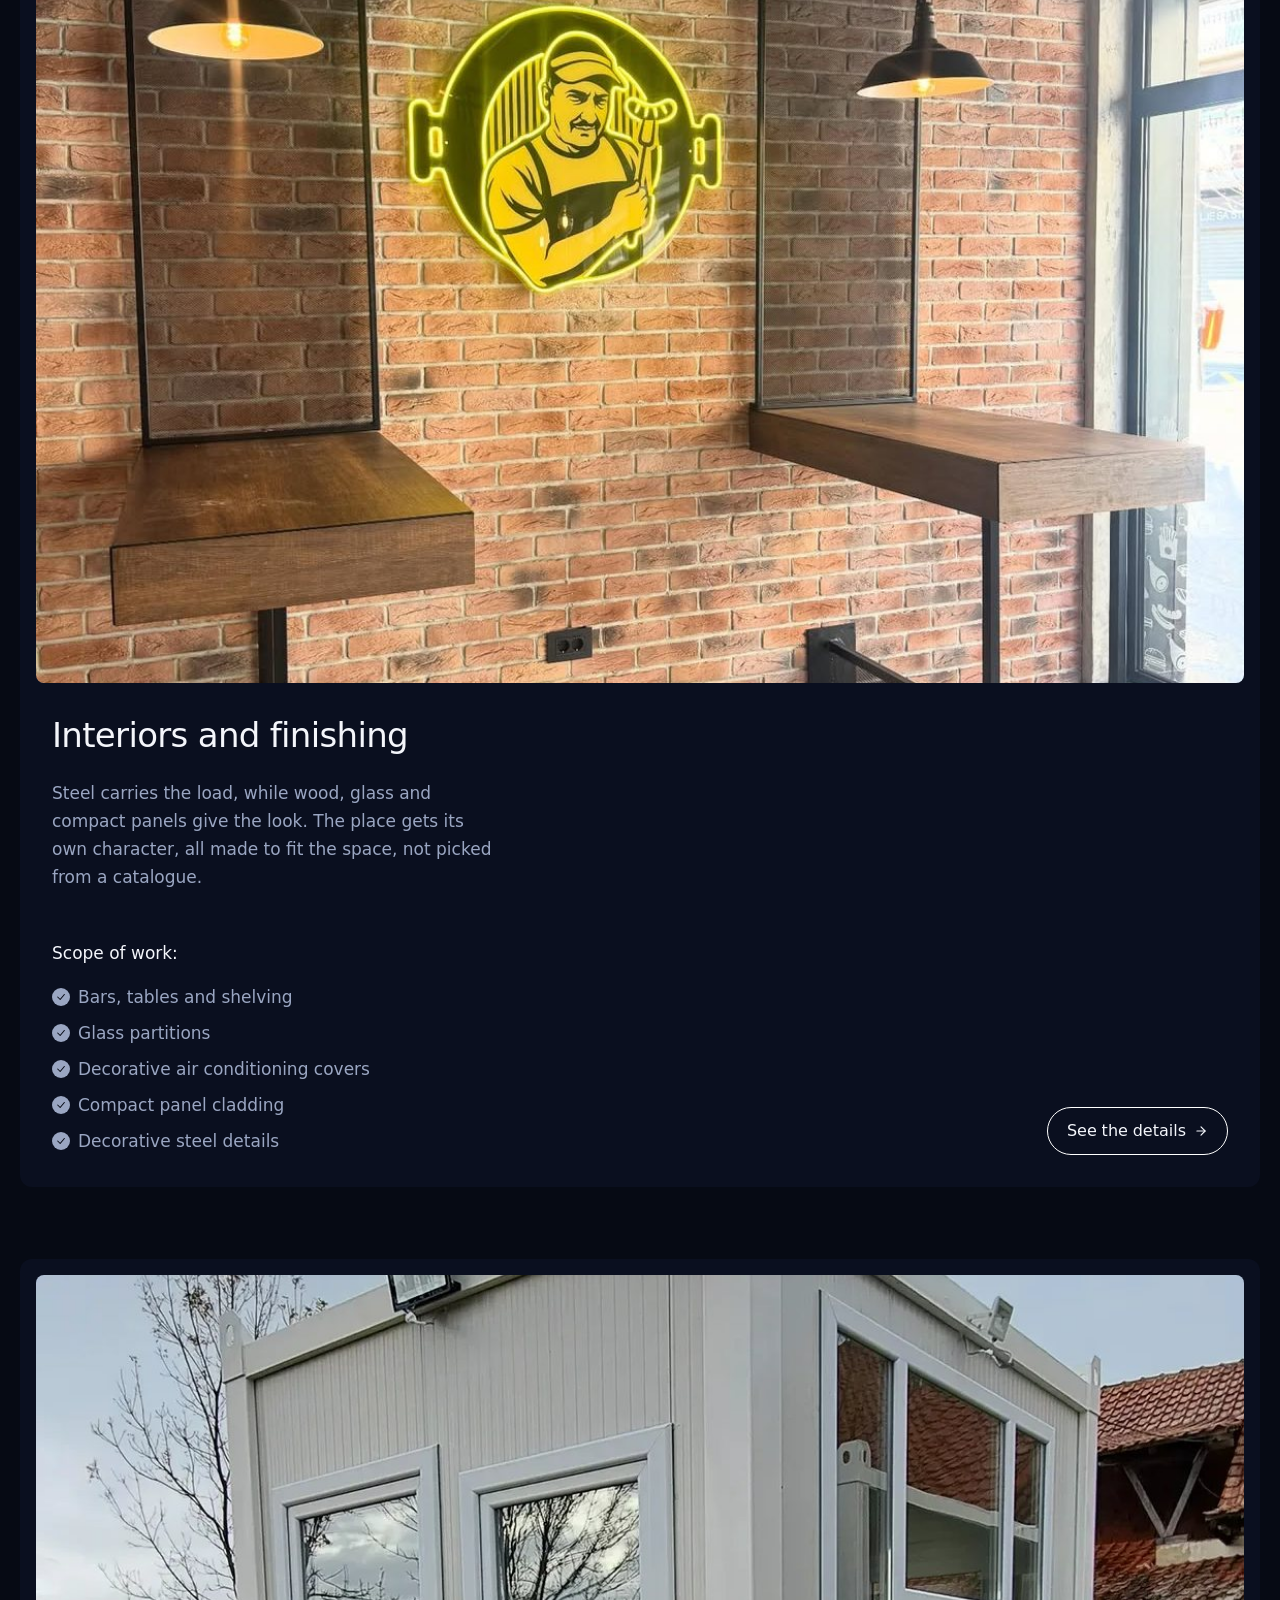
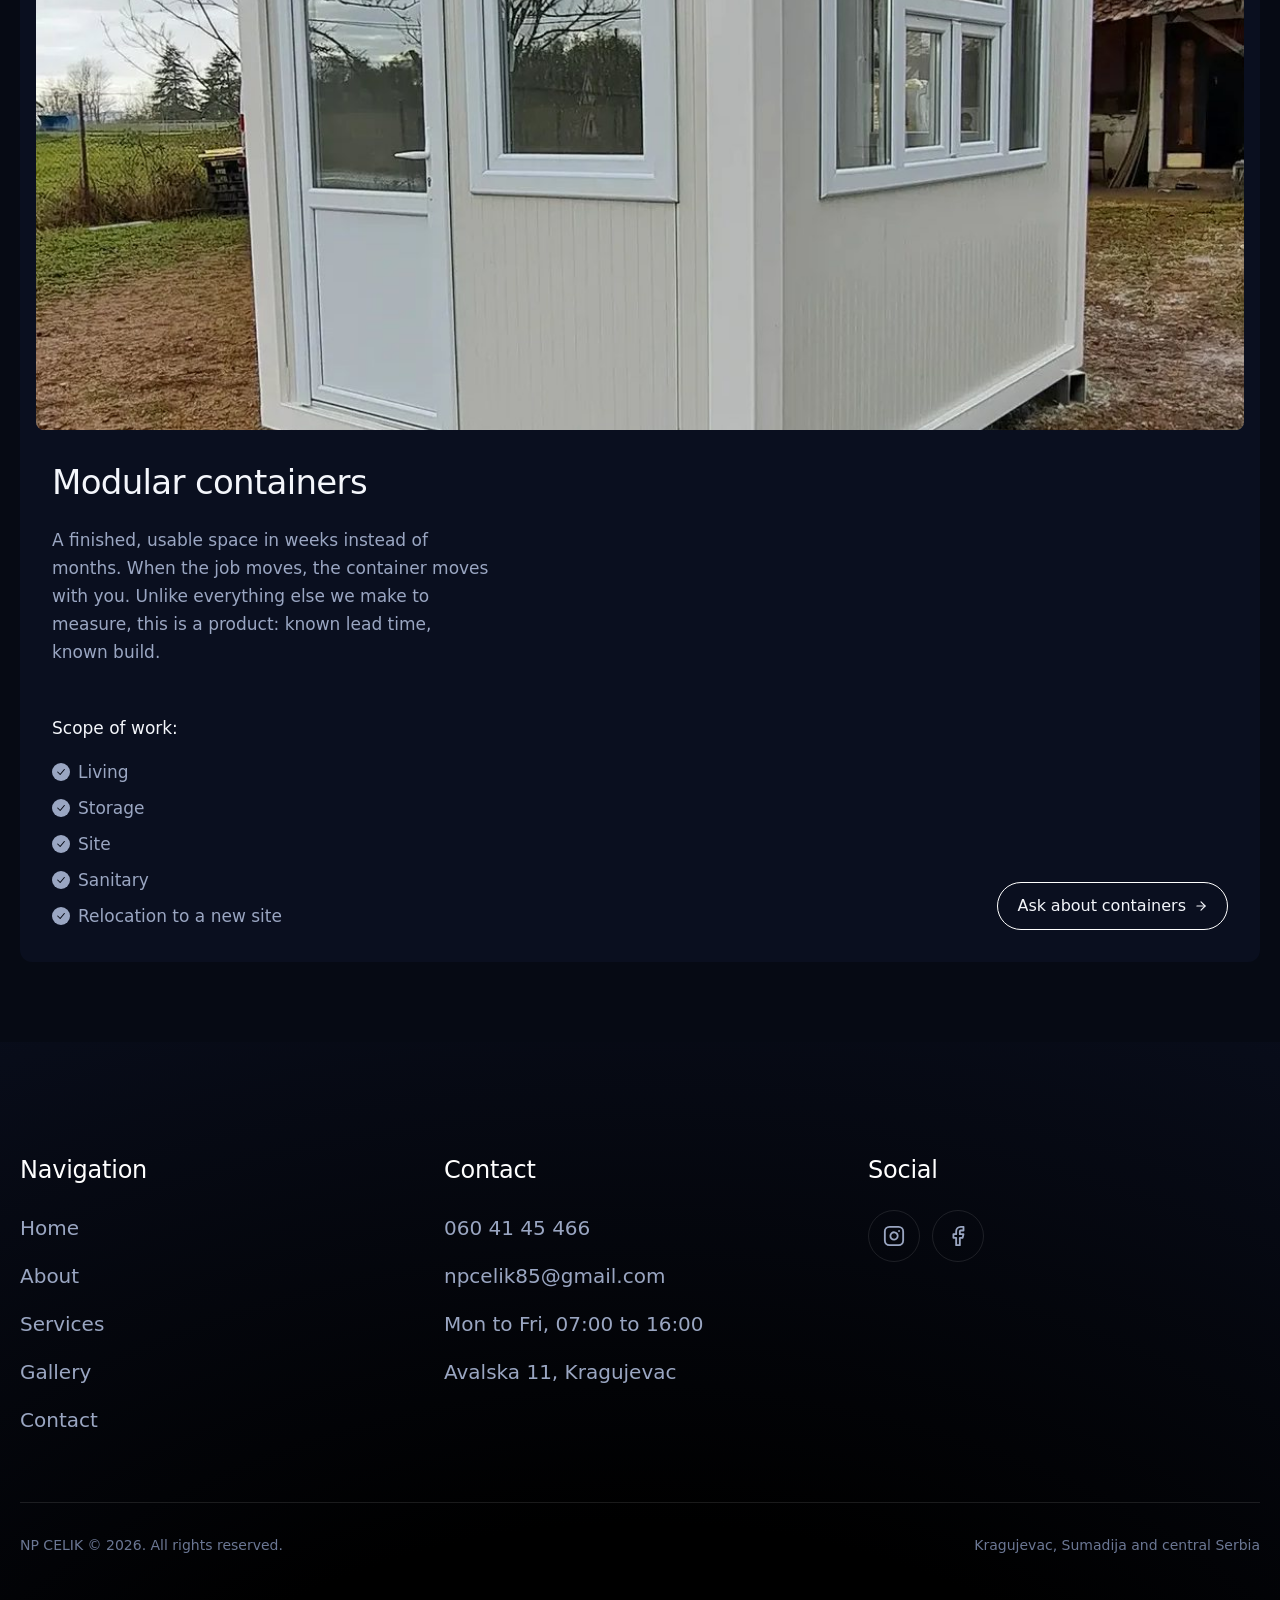
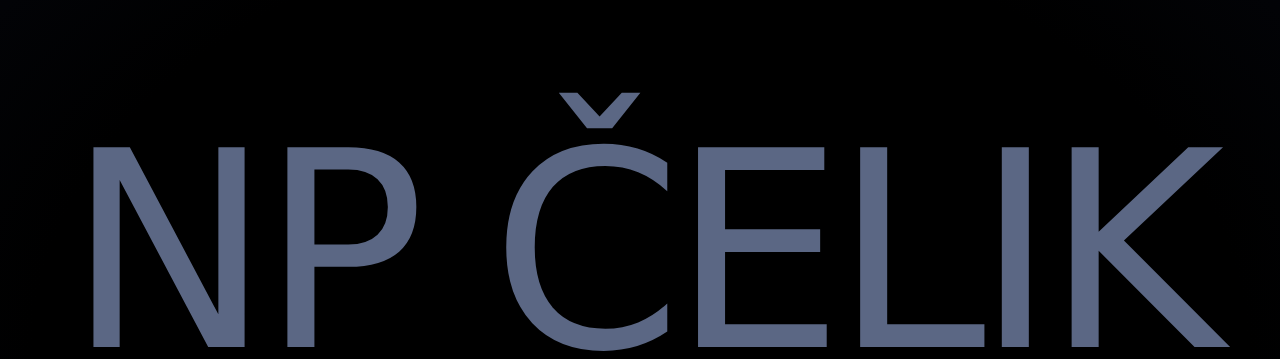
<file: site/usluge.html>
<!DOCTYPE html>
<html lang="sr-Latn-RS">
<head>
<meta charset="utf-8">
<meta name="viewport" content="width=device-width, initial-scale=1">
<title>Usluge | NP Čelik Kragujevac</title>
<meta name="description" content="Šest usluga NP Čelika u Kragujevcu: nosive konstrukcije, kapije i ograde, stepeništa, letnje bašte, enterijer i modularni kontejneri. Izlazak je besplatan.">
<meta name="geo.placename" content="Kragujevac">
<meta property="og:type" content="website">
<meta property="og:title" content="Usluge | NP Čelik Kragujevac">
<meta property="og:description" content="Šest usluga NP Čelika u Kragujevcu: nosive konstrukcije, kapije i ograde, stepeništa, letnje bašte, enterijer i modularni kontejneri. Izlazak je besplatan.">
<meta property="og:image" content="https://celik-np.vercel.app/assets/img/hero-usluge.jpg">
<!-- SEO: canonical, drustvene mreze i strukturirani podaci -->
<link rel="canonical" href="https://celik-np.vercel.app/usluge.html">
<meta property="og:url" content="https://celik-np.vercel.app/usluge.html">
<meta property="og:site_name" content="NP Čelik">
<meta property="og:locale" content="sr_RS">
<meta name="twitter:card" content="summary_large_image">
<meta name="twitter:title" content="Usluge | NP Čelik Kragujevac">
<meta name="twitter:description" content="Šest usluga NP Čelika u Kragujevcu: nosive konstrukcije, kapije i ograde, stepeništa, letnje bašte, enterijer i modularni kontejneri. Izlazak je besplatan.">
<meta name="twitter:image" content="https://celik-np.vercel.app/assets/img/hero-usluge.jpg">
<!-- /SEO -->
<link rel="icon" href="assets/img/favicon.ico" sizes="any">
<link rel="icon" href="assets/img/favicon-32.png" type="image/png" sizes="32x32">
<link rel="apple-touch-icon" href="assets/img/apple-touch-icon.png">
<link rel="preconnect" href="https://fonts.googleapis.com">
<link rel="preconnect" href="https://fonts.gstatic.com" crossorigin>
<link rel="stylesheet" href="css/tokens.css?v=2e022fcb">
<link rel="stylesheet" href="css/styles.css?v=199bbe2f">
<link rel="stylesheet" href="css/stranice.css?v=e9914ba0">
</head>
<body>
<a class="skip-link" href="#main">Preskoči na sadržaj</a>

<!-- ==========================================================================
     SVG SPRITE  /  sve ikone na jednom mestu
     Lucide stil, stroke 2, currentColor. Bez emodzija.
     ========================================================================== -->
<svg width="0" height="0" style="position:absolute" aria-hidden="true" focusable="false">
  <symbol id="i-factory" viewBox="0 0 24 24" fill="none" stroke="currentColor" stroke-width="2" stroke-linecap="round" stroke-linejoin="round">
    <path d="M2 20a2 2 0 0 0 2 2h16a2 2 0 0 0 2-2V8l-7 5V8l-7 5V4a2 2 0 0 0-2-2H4a2 2 0 0 0-2 2Z"/><path d="M17 18h1"/><path d="M12 18h1"/><path d="M7 18h1"/>
  </symbol>
  <symbol id="i-hardhat" viewBox="0 0 24 24" fill="none" stroke="currentColor" stroke-width="2" stroke-linecap="round" stroke-linejoin="round">
    <path d="M2 18a1 1 0 0 0 1 1h18a1 1 0 0 0 1-1v-2a1 1 0 0 0-1-1H3a1 1 0 0 0-1 1v2z"/><path d="M10 10V5a1 1 0 0 1 1-1h2a1 1 0 0 1 1 1v5"/><path d="M4 15v-3a6 6 0 0 1 6-6"/><path d="M14 6a6 6 0 0 1 6 6v3"/>
  </symbol>
  <symbol id="i-flame" viewBox="0 0 24 24" fill="none" stroke="currentColor" stroke-width="2" stroke-linecap="round" stroke-linejoin="round">
    <path d="M8.5 14.5A2.5 2.5 0 0 0 11 12c0-1.38-.5-2-1-3-1.07-2.14-.22-4.05 2-6 .5 2.5 2 4.9 4 6.5 2 1.6 3 3.5 3 5.5a7 7 0 1 1-14 0c0-1.15.43-2.29 1-3a2.5 2.5 0 0 0 2.5 2.5z"/>
  </symbol>
  <symbol id="i-warehouse" viewBox="0 0 24 24" fill="none" stroke="currentColor" stroke-width="2" stroke-linecap="round" stroke-linejoin="round">
    <path d="M22 8.35V20a2 2 0 0 1-2 2H4a2 2 0 0 1-2-2V8.35A2 2 0 0 1 3.26 6.5l8-3.2a2 2 0 0 1 1.48 0l8 3.2A2 2 0 0 1 22 8.35Z"/><path d="M6 18h12"/><path d="M6 14h12"/><path d="M6 10h12v12H6z"/>
  </symbol>
  <!-- Gola kvacica. Konstra je koristi u krugu, ispred svake stavke
       obima posla. Stroke 2.5 kao na originalu. -->
  <symbol id="i-check" viewBox="0 0 24 24" fill="none" stroke="currentColor" stroke-width="2.5" stroke-linecap="round" stroke-linejoin="round">
    <path d="m4 12 6 6L20 6"/>
  </symbol>
  <symbol id="i-badge-check" viewBox="0 0 24 24" fill="none" stroke="currentColor" stroke-width="2" stroke-linecap="round" stroke-linejoin="round">
    <path d="M3.85 8.62a4 4 0 0 1 4.78-4.77 4 4 0 0 1 6.74 0 4 4 0 0 1 4.78 4.78 4 4 0 0 1 0 6.74 4 4 0 0 1-4.77 4.78 4 4 0 0 1-6.75 0 4 4 0 0 1-4.78-4.77 4 4 0 0 1 0-6.76Z"/><path d="m9 12 2 2 4-4"/>
  </symbol>
  <symbol id="i-clock" viewBox="0 0 24 24" fill="none" stroke="currentColor" stroke-width="2" stroke-linecap="round" stroke-linejoin="round">
    <circle cx="12" cy="12" r="10"/><path d="M12 6v6l4 2"/>
  </symbol>
  <symbol id="i-cog" viewBox="0 0 24 24" fill="none" stroke="currentColor" stroke-width="2" stroke-linecap="round" stroke-linejoin="round">
    <path d="M12.22 2h-.44a2 2 0 0 0-2 2v.18a2 2 0 0 1-1 1.73l-.43.25a2 2 0 0 1-2 0l-.15-.08a2 2 0 0 0-2.73.73l-.22.38a2 2 0 0 0 .73 2.73l.15.1a2 2 0 0 1 1 1.72v.51a2 2 0 0 1-1 1.74l-.15.09a2 2 0 0 0-.73 2.73l.22.38a2 2 0 0 0 2.73.73l.15-.08a2 2 0 0 1 2 0l.43.25a2 2 0 0 1 1 1.73V20a2 2 0 0 0 2 2h.44a2 2 0 0 0 2-2v-.18a2 2 0 0 1 1-1.73l.43-.25a2 2 0 0 1 2 0l.15.08a2 2 0 0 0 2.73-.73l.22-.39a2 2 0 0 0-.73-2.73l-.15-.08a2 2 0 0 1-1-1.74v-.5a2 2 0 0 1 1-1.74l.15-.09a2 2 0 0 0 .73-2.73l-.22-.38a2 2 0 0 0-2.73-.73l-.15.08a2 2 0 0 1-2 0l-.43-.25a2 2 0 0 1-1-1.73V4a2 2 0 0 0-2-2z"/><circle cx="12" cy="12" r="3"/>
  </symbol>
  <symbol id="i-ruler" viewBox="0 0 24 24" fill="none" stroke="currentColor" stroke-width="2" stroke-linecap="round" stroke-linejoin="round">
    <path d="M21.3 15.3a2.4 2.4 0 0 1 0 3.4l-2.6 2.6a2.4 2.4 0 0 1-3.4 0L2.7 8.7a2.41 2.41 0 0 1 0-3.4l2.6-2.6a2.41 2.41 0 0 1 3.4 0Z"/><path d="m14.5 12.5 2-2"/><path d="m11.5 9.5 2-2"/><path d="m8.5 6.5 2-2"/><path d="m17.5 15.5 2-2"/>
  </symbol>
  <symbol id="i-calendar-check" viewBox="0 0 24 24" fill="none" stroke="currentColor" stroke-width="2" stroke-linecap="round" stroke-linejoin="round">
    <path d="M8 2v4"/><path d="M16 2v4"/><rect width="18" height="18" x="3" y="4" rx="2"/><path d="M3 10h18"/><path d="m9 16 2 2 4-4"/>
  </symbol>
  <symbol id="i-phone" viewBox="0 0 24 24" fill="none" stroke="currentColor" stroke-width="2" stroke-linecap="round" stroke-linejoin="round">
    <path d="M22 16.92v3a2 2 0 0 1-2.18 2 19.79 19.79 0 0 1-8.63-3.07 19.5 19.5 0 0 1-6-6 19.79 19.79 0 0 1-3.07-8.67A2 2 0 0 1 4.11 2h3a2 2 0 0 1 2 1.72 12.84 12.84 0 0 0 .7 2.81 2 2 0 0 1-.45 2.11L8.09 9.91a16 16 0 0 0 6 6l1.27-1.27a2 2 0 0 1 2.11-.45 12.84 12.84 0 0 0 2.81.7A2 2 0 0 1 22 16.92z"/>
  </symbol>
  <symbol id="i-mail" viewBox="0 0 24 24" fill="none" stroke="currentColor" stroke-width="2" stroke-linecap="round" stroke-linejoin="round">
    <rect width="20" height="16" x="2" y="4" rx="2"/><path d="m22 7-8.97 5.7a1.94 1.94 0 0 1-2.06 0L2 7"/>
  </symbol>
  <!-- Dodato 10.08.2026. za polja u obrascu. Isti crtez kao lucide user
       i message-square, da se poklapa sa ostalima u ovom spisku. -->
  <symbol id="i-user" viewBox="0 0 24 24" fill="none" stroke="currentColor" stroke-width="2" stroke-linecap="round" stroke-linejoin="round">
    <path d="M19 21v-2a4 4 0 0 0-4-4H9a4 4 0 0 0-4 4v2"/><circle cx="12" cy="7" r="4"/>
  </symbol>
  <symbol id="i-message" viewBox="0 0 24 24" fill="none" stroke="currentColor" stroke-width="2" stroke-linecap="round" stroke-linejoin="round">
    <path d="M21 15a2 2 0 0 1-2 2H7l-4 4V5a2 2 0 0 1 2-2h14a2 2 0 0 1 2 2z"/>
  </symbol>
  <symbol id="i-pin" viewBox="0 0 24 24" fill="none" stroke="currentColor" stroke-width="2" stroke-linecap="round" stroke-linejoin="round">
    <path d="M20 10c0 6-8 12-8 12s-8-6-8-12a8 8 0 0 1 16 0Z"/><circle cx="12" cy="10" r="3"/>
  </symbol>
  <symbol id="i-instagram" viewBox="0 0 24 24" fill="none" stroke="currentColor" stroke-width="2" stroke-linecap="round" stroke-linejoin="round">
    <rect width="20" height="20" x="2" y="2" rx="5"/><path d="M16 11.37A4 4 0 1 1 12.63 8 4 4 0 0 1 16 11.37z"/><path d="M17.5 6.5h.01"/>
  </symbol>
  <symbol id="i-facebook" viewBox="0 0 24 24" fill="none" stroke="currentColor" stroke-width="2" stroke-linecap="round" stroke-linejoin="round">
    <path d="M18 2h-3a5 5 0 0 0-5 5v3H7v4h3v8h4v-8h3l1-4h-4V7a1 1 0 0 1 1-1h3z"/>
  </symbol>
  <symbol id="i-menu" viewBox="0 0 24 24" fill="none" stroke="currentColor" stroke-width="2" stroke-linecap="round" stroke-linejoin="round">
    <path d="M4 6h16"/><path d="M4 12h16"/><path d="M4 18h16"/>
  </symbol>
  <symbol id="i-close" viewBox="0 0 24 24" fill="none" stroke="currentColor" stroke-width="2" stroke-linecap="round" stroke-linejoin="round">
    <path d="M18 6 6 18"/><path d="m6 6 12 12"/>
  </symbol>
  <symbol id="i-arrow-right" viewBox="0 0 24 24" fill="none" stroke="currentColor" stroke-width="2" stroke-linecap="round" stroke-linejoin="round">
    <path d="M5 12h14"/><path d="m12 5 7 7-7 7"/>
  </symbol>
  <symbol id="i-arrow-up-right" viewBox="0 0 24 24" fill="none" stroke="currentColor" stroke-width="2" stroke-linecap="round" stroke-linejoin="round">
    <path d="M7 17 17 7"/><path d="M7 7h10v10"/>
  </symbol>
  <symbol id="i-star" viewBox="0 0 24 24" fill="currentColor" stroke="none">
    <path d="m12 2 2.9 6.26 6.85.7-5.1 4.6 1.44 6.72L12 16.9l-6.09 3.38 1.44-6.72-5.1-4.6 6.85-.7z"/>
  </symbol>
</svg>



<header class="header header--light" id="header">
  <div class="header__inner">

    <div class="header__brand-wrap">
      <a class="brand" href="index.html#hero" aria-label="NP Čelik, početna strana">
        <!-- [SLIKA: logo NP Čelik] Badge iz brand asseta. Puni lockup je hromiran
             i nestaje na svijetloj podlozi, pa ide badge + tekstualni wordmark. -->
        <img class="brand__badge" src="assets/img/logo-np-celik.png" alt="" width="470" height="139" aria-hidden="true">
      </a>

      <!-- Hamburger stoji uz logo samo na mobilnom, kao na originalu. -->
      <button class="menu-toggle" id="menu-toggle" type="button"
              aria-controls="nav" aria-expanded="false" aria-label="Otvorite meni">
        <svg class="menu-toggle__open"  aria-hidden="true" focusable="false"><use href="#i-menu"></use></svg>
        <svg class="menu-toggle__close" aria-hidden="true" focusable="false"><use href="#i-close"></use></svg>
      </button>
    </div>

    <nav class="nav" id="nav" data-open="false" aria-label="Glavna navigacija">
      <!-- Svaki link nosi tacku koja na hover ulazi s lijeva i gura natpis. -->
      <a class="nav__link" href="index.html#hero"><span class="nav__dot" aria-hidden="true"></span><span>Početna</span></a>
      <a class="nav__link" href="o-nama.html"><span class="nav__dot" aria-hidden="true"></span><span>O nama</span></a>
      <a class="nav__link" href="usluge.html"><span class="nav__dot" aria-hidden="true"></span><span>Usluge</span></a>
      <a class="nav__link" href="galerija.html"><span class="nav__dot" aria-hidden="true"></span><span>Galerija</span></a>
      <a class="nav__link" href="kontakt.html"><span class="nav__dot" aria-hidden="true"></span><span>Kontakt</span></a>
    </nav>

    <div class="header__actions">
      <div class="lang" role="group" aria-label="Jezik">
        <button class="lang__btn" type="button" data-jezik-prekidac="sr" aria-pressed="true">SR</button>
        <button class="lang__btn" type="button" data-jezik-prekidac="en" aria-pressed="false">EN</button>
      </div>

      <!-- Broj telefona je uklonjen iz zaglavlja na zahtjev, kao i na
           Konstri. Klik-na-poziv ostaje u CTA traci, kontaktu i podnozju.
           Napomena: ICP kaze da je prvi kontakt poziv i da broj treba
           iznad prevoja, pa ovo vrijedi pratiti kad sajt bude uzivo. -->
      <!-- Dugme vodi pravo na poziv, ne na kontakt sekciju. ICP kaze da
           prvi kontakt ide preko telefona i da broj mora iznad prevoja;
           ovim se to vraca, a da broj ne zauzima mjesto u traci. -->
      <a class="btn btn--bare header__cta" href="tel:0604145466" aria-label="Pozovite nas na 060 41 45 466">
        <span class="btn__label" data-roll>Pozovi</span>
        <span class="btn__icons" aria-hidden="true">
          <svg class="btn__icon"><use href="#i-phone"></use></svg>
          <svg class="btn__icon"><use href="#i-phone"></use></svg>
        </span>
      </a>
    </div>

  </div>
</header>

<div class="smenu" id="smenu" aria-hidden="true">
  <div class="smenu__layer smenu__layer--1" aria-hidden="true"></div>
  <div class="smenu__layer smenu__layer--2" aria-hidden="true"></div>

  <nav class="smenu__panel" aria-label="Glavna navigacija, mobilna">
    <ul class="smenu__list">
      <li class="smenu__row" style="--i: 0"><a class="smenu__item" href="index.html#hero"><span class="smenu__label">Početna</span><span class="smenu__num" aria-hidden="true">01</span></a></li>
      <li class="smenu__row" style="--i: 1"><a class="smenu__item" href="o-nama.html"><span class="smenu__label">O nama</span><span class="smenu__num" aria-hidden="true">02</span></a></li>
      <li class="smenu__row" style="--i: 2"><a class="smenu__item" href="usluge.html"><span class="smenu__label">Usluge</span><span class="smenu__num" aria-hidden="true">03</span></a></li>
      <li class="smenu__row" style="--i: 3"><a class="smenu__item" href="galerija.html"><span class="smenu__label">Galerija</span><span class="smenu__num" aria-hidden="true">04</span></a></li>
      <li class="smenu__row" style="--i: 4"><a class="smenu__item" href="kontakt.html"><span class="smenu__label">Kontakt</span><span class="smenu__num" aria-hidden="true">05</span></a></li>
    </ul>

    <a class="btn btn--sand smenu__cta" href="tel:0604145466">
      <span class="btn__label">Pozovite 060 41 45 466</span>
      <span class="btn__icons" aria-hidden="true">
        <svg class="btn__icon"><use href="#i-phone"></use></svg>
      </span>
    </a>

    <div class="smenu__social">
      <p class="smenu__social-title">Mreže</p>
      <ul class="smenu__social-list">
        <li style="--i: 0"><a class="smenu__social-link" href="https://www.instagram.com/celiknp/" target="_blank" rel="noopener noreferrer">Instagram</a></li>
        <li style="--i: 1"><a class="smenu__social-link" href="https://www.facebook.com/npcelikconstruction" target="_blank" rel="noopener noreferrer">Facebook</a></li>
      </ul>
    </div>
        <div class="lang lang--menu" role="group" aria-label="Jezik">
      <button class="lang__btn" type="button" data-jezik-prekidac="sr" aria-pressed="true">SR</button>
      <button class="lang__btn" type="button" data-jezik-prekidac="en" aria-pressed="false">EN</button>
    </div>
  </nav>
</div>




<main id="main">

  <section class="phero" aria-labelledby="phero-naslov">
    <figure class="phero__image">
      <img src="assets/img/hero-usluge.jpg" alt="Metalna konstrukcija u izradi, radovi NP Čelika" fetchpriority="high" decoding="async">
    </figure>
    <div class="phero__overlay" aria-hidden="true"></div>

    <div class="phero__inner">
      <nav class="crumbs" aria-label="Putanja">
        <ol class="crumbs__list"><li class="crumbs__item"><a href="index.html">Početna</a></li><li class="crumbs__item" aria-current="page">Usluge</li></ol>
      </nav>
      <div class="phero__heading">
        <h1 class="phero__title" id="phero-naslov">Usluge</h1>
        <p class="phero__lead">Nađite posao koji odgovara vašem objektu, roku i budžetu. Sve radimo istom ekipom: mera na licu mesta, izrada u radionici na Avalskoj, zaštita i montaža.</p>
      </div>
    </div>
  </section>

  <section class="svcs svcs--lista" aria-label="Spisak usluga">
        <article class="svc" data-reveal style="--z: 1">

          <div class="svc__media">
            <img src="assets/img/rad-04-detalj-spoja.jpg" alt="Krovna metalna konstrukcija sa rešetkastim nosačima, Caffe Porta" width="1169" height="878" loading="lazy" decoding="async">
          </div>

          <div class="svc__content">
            <div class="svc__info">
              <h2 class="svc__title">Nosive metalne konstrukcije</h2>
              <p class="svc__desc">Krovne, međuspratne i platforme. Veliki otvoren prostor bez stubova nasred prostorije, brža gradnja nego betonom i manje opterećenje na objekat.</p>
            </div>

            <div class="svc__foot">
              <div class="scope">
                <p class="scope__label">Obim posla:</p>
                <ul class="scope__list">
                  <li class="scope__item">
                    <span class="scope__icon" aria-hidden="true"><svg><use href="#i-check"></use></svg></span>
                    <span>Krovne i međuspratne konstrukcije</span>
                  </li>
                  <li class="scope__item">
                    <span class="scope__icon" aria-hidden="true"><svg><use href="#i-check"></use></svg></span>
                    <span>Platforme i rešetkasti nosači</span>
                  </li>
                  <li class="scope__item">
                    <span class="scope__icon" aria-hidden="true"><svg><use href="#i-check"></use></svg></span>
                    <span>Hale i nadstrešnice</span>
                  </li>
                  <li class="scope__item">
                    <span class="scope__icon" aria-hidden="true"><svg><use href="#i-check"></use></svg></span>
                    <span>Izrada po projektu</span>
                  </li>
                  <li class="scope__item">
                    <span class="scope__icon" aria-hidden="true"><svg><use href="#i-check"></use></svg></span>
                    <span>Antikorozivna zaštita pre isporuke</span>
                  </li>
                </ul>
              </div>
              <a class="btn btn--outline-light svc__cta" href="usluga-metalne-konstrukcije.html"><span class="btn__label" data-roll>Pogledajte detaljno</span><span class="btn__icons" aria-hidden="true"><svg class="btn__icon"><use href="#i-arrow-right"></use></svg><svg class="btn__icon"><use href="#i-arrow-right"></use></svg></span></a>
            </div>
          </div>

        </article>

        <article class="svc" data-reveal style="--z: 2">

          <div class="svc__media">
            <img src="assets/img/rad-01-celicna-hala.jpg" alt="Dekorativna klizna kapija DOSTOJNA u Kutlovu, izrađena sa Simetra d.o.o." width="1169" height="878" loading="lazy" decoding="async">
          </div>

          <div class="svc__content">
            <div class="svc__info">
              <h2 class="svc__title">Kapije i ograde</h2>
              <p class="svc__desc">Ulaz koji radi svaki dan bez zapinjanja i granica placa koja izgleda završeno, a ne improvizovano. Klizne i krilne kapije, panelne, dvorišne i industrijske ograde.</p>
            </div>

            <div class="svc__foot">
              <div class="scope">
                <p class="scope__label">Obim posla:</p>
                <ul class="scope__list">
                  <li class="scope__item">
                    <span class="scope__icon" aria-hidden="true"><svg><use href="#i-check"></use></svg></span>
                    <span>Klizne i krilne kapije</span>
                  </li>
                  <li class="scope__item">
                    <span class="scope__icon" aria-hidden="true"><svg><use href="#i-check"></use></svg></span>
                    <span>3D panelne ograde</span>
                  </li>
                  <li class="scope__item">
                    <span class="scope__icon" aria-hidden="true"><svg><use href="#i-check"></use></svg></span>
                    <span>Dvorišne i industrijske ograde</span>
                  </li>
                  <li class="scope__item">
                    <span class="scope__icon" aria-hidden="true"><svg><use href="#i-check"></use></svg></span>
                    <span>Balkonski gelenderi i dekorativne ograde</span>
                  </li>
                  <li class="scope__item">
                    <span class="scope__icon" aria-hidden="true"><svg><use href="#i-check"></use></svg></span>
                    <span>Pocinkovanje i plastifikacija</span>
                  </li>
                </ul>
              </div>
              <a class="btn btn--outline-light svc__cta" href="usluga-kapije-i-ograde.html"><span class="btn__label" data-roll>Pogledajte detaljno</span><span class="btn__icons" aria-hidden="true"><svg class="btn__icon"><use href="#i-arrow-right"></use></svg><svg class="btn__icon"><use href="#i-arrow-right"></use></svg></span></a>
            </div>
          </div>

        </article>

        <article class="svc" data-reveal style="--z: 3">

          <div class="svc__media">
            <img src="assets/img/hero-radnici-zalazak.jpg" alt="Spoljna protivpožarna metalna stepeništa na fasadi objekta Ženeva Lux" width="1169" height="878" loading="lazy" decoding="async">
          </div>

          <div class="svc__content">
            <div class="svc__info">
              <h2 class="svc__title">Stepeništa i protivpožarna stepeništa</h2>
              <p class="svc__desc">Bezbedan i miran hod, stepenište koje ne peva i ne klizi. Protivpožarno stepenište je uslov za pregled i upotrebnu dozvolu.</p>
            </div>

            <div class="svc__foot">
              <div class="scope">
                <p class="scope__label">Obim posla:</p>
                <ul class="scope__list">
                  <li class="scope__item">
                    <span class="scope__icon" aria-hidden="true"><svg><use href="#i-check"></use></svg></span>
                    <span>Unutrašnja i spoljna stepeništa</span>
                  </li>
                  <li class="scope__item">
                    <span class="scope__icon" aria-hidden="true"><svg><use href="#i-check"></use></svg></span>
                    <span>Protivpožarna (evakuaciona) stepeništa</span>
                  </li>
                  <li class="scope__item">
                    <span class="scope__icon" aria-hidden="true"><svg><use href="#i-check"></use></svg></span>
                    <span>Gazišta i gelenderi</span>
                  </li>
                  <li class="scope__item">
                    <span class="scope__icon" aria-hidden="true"><svg><use href="#i-check"></use></svg></span>
                    <span>Izrada po projektu</span>
                  </li>
                  <li class="scope__item">
                    <span class="scope__icon" aria-hidden="true"><svg><use href="#i-check"></use></svg></span>
                    <span>Montaža sopstvenom ekipom</span>
                  </li>
                </ul>
              </div>
              <a class="btn btn--outline-light svc__cta" href="usluga-stepenista.html"><span class="btn__label" data-roll>Pogledajte detaljno</span><span class="btn__icons" aria-hidden="true"><svg class="btn__icon"><use href="#i-arrow-right"></use></svg><svg class="btn__icon"><use href="#i-arrow-right"></use></svg></span></a>
            </div>
          </div>

        </article>

        <article class="svc" data-reveal style="--z: 4">

          <div class="svc__media">
            <img src="assets/img/rad-05-montaza-na-terenu.jpg" alt="Zatvorena bašta sa drvenom tavanicom na metalnoj konstrukciji, Mileva Koncept, Grivac" width="1169" height="878" loading="lazy" decoding="async">
          </div>

          <div class="svc__content">
            <div class="svc__info">
              <h2 class="svc__title">Letnje i zatvorene bašte</h2>
              <p class="svc__desc">Više stolova i gost koji sedi po kiši i zimi. Bašta se vraća kroz jednu sezonu, ne kroz godine.</p>
            </div>

            <div class="svc__foot">
              <div class="scope">
                <p class="scope__label">Obim posla:</p>
                <ul class="scope__list">
                  <li class="scope__item">
                    <span class="scope__icon" aria-hidden="true"><svg><use href="#i-check"></use></svg></span>
                    <span>Letnje i zatvorene bašte</span>
                  </li>
                  <li class="scope__item">
                    <span class="scope__icon" aria-hidden="true"><svg><use href="#i-check"></use></svg></span>
                    <span>Pergole, krov i zastakljenje</span>
                  </li>
                  <li class="scope__item">
                    <span class="scope__icon" aria-hidden="true"><svg><use href="#i-check"></use></svg></span>
                    <span>Drvena obloga i tavanica</span>
                  </li>
                  <li class="scope__item">
                    <span class="scope__icon" aria-hidden="true"><svg><use href="#i-check"></use></svg></span>
                    <span>Deking na metalnoj podkonstrukciji</span>
                  </li>
                  <li class="scope__item">
                    <span class="scope__icon" aria-hidden="true"><svg><use href="#i-check"></use></svg></span>
                    <span>Gotovo pre sezone</span>
                  </li>
                </ul>
              </div>
              <a class="btn btn--outline-light svc__cta" href="usluga-letnje-baste.html"><span class="btn__label" data-roll>Pogledajte detaljno</span><span class="btn__icons" aria-hidden="true"><svg class="btn__icon"><use href="#i-arrow-right"></use></svg><svg class="btn__icon"><use href="#i-arrow-right"></use></svg></span></a>
            </div>
          </div>

        </article>

        <article class="svc" data-reveal style="--z: 5">

          <div class="svc__media">
            <img src="assets/img/rad-poslovna-hala.jpg" alt="Enterijer lokala Čudesa u Kragujevcu, šank i metalna konstrukcija po meri prostora" width="1169" height="878" loading="lazy" decoding="async">
          </div>

          <div class="svc__content">
            <div class="svc__info">
              <h2 class="svc__title">Enterijer i završna obrada</h2>
              <p class="svc__desc">Metal nosi, a drvo, staklo i kompakt ploče daju izgled. Lokal dobija prepoznatljiv karakter, sve po meri prostora, ne iz kataloga.</p>
            </div>

            <div class="svc__foot">
              <div class="scope">
                <p class="scope__label">Obim posla:</p>
                <ul class="scope__list">
                  <li class="scope__item">
                    <span class="scope__icon" aria-hidden="true"><svg><use href="#i-check"></use></svg></span>
                    <span>Šankovi, stolovi i police</span>
                  </li>
                  <li class="scope__item">
                    <span class="scope__icon" aria-hidden="true"><svg><use href="#i-check"></use></svg></span>
                    <span>Staklene pregrade</span>
                  </li>
                  <li class="scope__item">
                    <span class="scope__icon" aria-hidden="true"><svg><use href="#i-check"></use></svg></span>
                    <span>Ukrasne maske za klima uređaje</span>
                  </li>
                  <li class="scope__item">
                    <span class="scope__icon" aria-hidden="true"><svg><use href="#i-check"></use></svg></span>
                    <span>Oblaganje kompakt pločama</span>
                  </li>
                  <li class="scope__item">
                    <span class="scope__icon" aria-hidden="true"><svg><use href="#i-check"></use></svg></span>
                    <span>Dekorativni metalni detalji</span>
                  </li>
                </ul>
              </div>
              <a class="btn btn--outline-light svc__cta" href="usluga-deking-i-enterijer.html"><span class="btn__label" data-roll>Pogledajte detaljno</span><span class="btn__icons" aria-hidden="true"><svg class="btn__icon"><use href="#i-arrow-right"></use></svg><svg class="btn__icon"><use href="#i-arrow-right"></use></svg></span></a>
            </div>
          </div>

        </article>

        <article class="svc" data-reveal style="--z: 6">

          <div class="svc__media">
            <img src="assets/img/rad-hala-kopaonik.jpg" alt="Modularni kontejner NP Čelik, stambena izvedba sa prozorima i ulaznim vratima" width="1169" height="878" loading="lazy" decoding="async">
          </div>

          <div class="svc__content">
            <div class="svc__info">
              <h2 class="svc__title">Modularni kontejneri</h2>
              <p class="svc__desc">Gotov, useljiv prostor za nedelje umesto meseci. Kad se posao preseli, kontejner ide sa vama. Za razliku od svega ostalog što radimo po meri, ovo je proizvod: poznat rok, poznata izrada.</p>
            </div>

            <div class="svc__foot">
              <div class="scope">
                <p class="scope__label">Obim posla:</p>
                <ul class="scope__list">
                  <li class="scope__item">
                    <span class="scope__icon" aria-hidden="true"><svg><use href="#i-check"></use></svg></span>
                    <span>Stambeni</span>
                  </li>
                  <li class="scope__item">
                    <span class="scope__icon" aria-hidden="true"><svg><use href="#i-check"></use></svg></span>
                    <span>Magacinski</span>
                  </li>
                  <li class="scope__item">
                    <span class="scope__icon" aria-hidden="true"><svg><use href="#i-check"></use></svg></span>
                    <span>Građevinski</span>
                  </li>
                  <li class="scope__item">
                    <span class="scope__icon" aria-hidden="true"><svg><use href="#i-check"></use></svg></span>
                    <span>Sanitarni</span>
                  </li>
                  <li class="scope__item">
                    <span class="scope__icon" aria-hidden="true"><svg><use href="#i-check"></use></svg></span>
                    <span>Premeštanje na novu lokaciju</span>
                  </li>
                </ul>
              </div>
              <a class="btn btn--outline-light svc__cta" href="kontakt.html"><span class="btn__label" data-roll>Pitajte za kontejner</span><span class="btn__icons" aria-hidden="true"><svg class="btn__icon"><use href="#i-arrow-right"></use></svg><svg class="btn__icon"><use href="#i-arrow-right"></use></svg></span></a>
            </div>
          </div>

        </article>
  </section>

</main>

<footer class="footer" id="footer">
  <div class="footer__container">

    <!-- Gornji blok (naslov, podnaslov i dugme Zatrazite ponudu) je
         sklonjen 09.08.2026. na zahtjev. Isti poziv na akciju vec stoji
         u sekciji Kontakt neposredno iznad, pa je ovdje bio dupliran. -->

    <div class="footer__cols">

      <nav class="footer__col" aria-label="Navigacija u podnožju">
        <p class="footer__heading">Navigacija</p>
        <div class="footer__nav">
          <a class="footer__link" href="index.html#hero">Početna</a>
          <a class="footer__link" href="o-nama.html">O nama</a>
          <a class="footer__link" href="usluge.html">Usluge</a>
          <a class="footer__link" href="galerija.html">Galerija</a>
          <a class="footer__link" href="kontakt.html">Kontakt</a>
        </div>
      </nav>

      <div class="footer__col">
        <p class="footer__heading">Kontakt</p>
        <div class="footer__nav">
          <a class="footer__link" href="tel:0604145466">060 41 45 466</a>
          <a class="footer__link" href="mailto:npcelik85@gmail.com">npcelik85@gmail.com</a>
          <p class="footer__link">Pon–pet, 07–16h</p>
          <address class="footer__link footer__link--plain">Avalska 11, Kragujevac</address>
        </div>
      </div>

      <div class="footer__col">
        <p class="footer__heading">Mreže</p>
        <div class="social">
          <a class="social__link" href="https://www.instagram.com/celiknp/"
             target="_blank" rel="noopener noreferrer" aria-label="NP Čelik na Instagramu">
            <svg aria-hidden="true" focusable="false"><use href="#i-instagram"></use></svg>
          </a>
          <a class="social__link" href="https://www.facebook.com/npcelikconstruction"
             target="_blank" rel="noopener noreferrer" aria-label="NP Čelik na Facebooku">
            <svg aria-hidden="true" focusable="false"><use href="#i-facebook"></use></svg>
          </a>
        </div>
      </div>

    </div>

    <div class="footer__legal">
      <p>NP ČELIK &copy; 2026. Sva prava zadržana.</p>
      <p>Kragujevac, Šumadija i centralna Srbija</p>
    </div>

  </div>

  <!-- Ogroman wordmark preko cijele sirine, kao na originalu.
       aria-hidden jer je ukras: ime firme vec stoji u zaglavlju. -->
  <div class="footer__wordmark" aria-hidden="true">NP ČELIK</div>
</footer>
<script src="js/prevod.js?v=6ffe9566" defer></script>
<script src="js/jezik.js?v=ffe7c131" defer></script>
<script src="js/main.js?v=c156dd01" defer></script>

</body>
</html>
</file>
<file: site/css/tokens.css>
/* ==========================================================================
   NP ČELIK / DIZAJN TOKENI
   --------------------------------------------------------------------------
   Vizuelna referenca: KONSTRA (Framer template za gradjevinske firme)
   https://konstra.framer.website/

   Sve vrijednosti dolje su izvucene iz izvornog koda Konstre, nista nije
   procijenjeno sa snimka ekrana. Pun teardown sa metodom i dokazima:
   research/2026-08-09-konstra-teardown.md
   Sirovi izvor: research/konstra-source/

   Prethodna verzija ovog fajla je bila po Struxu (crna + narandzasta,
   Inter Tight, zaobljeno do 24px). Zamijenjeno u cjelini 09.08.2026.
   na zahtjev klijenta: paleta, tipografija i pokret idu po Konstri.

   Ovo je i dalje JEDINI fajl za restilovanje. Markup ne sadrzi
   nijednu sirovu hex vrijednost ni fiksni px razmak.
   ========================================================================== */

:root {

  /* ---------------------------------------------------------------------
     1. PALETA
     --------------------------------------------------------------------
     Konstra drzi boje kao --token-<uuid> na body. Ovdje su prevedene u
     citljiva imena prema tome gdje se stvarno koriste na originalu.

     PALETA NP CELIK, 5 boja, izvedena iz logotipa.
     Brend plava #1B44D3 je izmjerena iz logo fajla (najcesci piksel),
     nije procijenjena sa oka. Ostale cetiri su neutrale uskladjene s njom:

       #1B44D3  brend plava    punjenje primarnog dugmeta, akcenti
       #0A0F1F  mastilo        tamno polje, naslovi na svijetlom
       #F4F6FB  hladno bijela  nosiva svijetla pozadina
       #5B6784  celicno siva   prigusen tekst, linije
       #FFFFFF  cisto bijelo   tekst na plavoj, povrsine

     Sve ostale vrijednosti dolje su nijanse ove petorke, ne nove boje.
     Crvena za greske ostaje crvena: funkcionalna, nije dio brenda.

     IMENA VARIJABLI su zadrzana iz B-Steel verzije (--sand-*, --cream-*,
     --stone-*, --brown-*) da markup ne pukne. Ne citati ih doslovno:
     --sand-300 je sada svijetla plava, --cream-100 je hladno bijela.
     Uloga svake stoji u komentaru uz nju.

     Kontrast, provjereno racunski:
       #0A0F1F na #F4F6FB  = 17.6:1  AAA
       #2B3652 na #F4F6FB  = 11.1:1  AAA   (tijelo teksta)
       #1B44D3 na #F4F6FB  =  6.9:1  AA+   (brend kao tekst)
       #FFFFFF na #1B44D3  =  7.5:1  AAA   (primarno dugme)
       #9AA6C2 na #0A0F1F  =  7.8:1  AAA   (prigusen na tamnom)
       #5B6784 na #F4F6FB  =  5.2:1  AA    (sitan tekst)
     Cijela paleta prolazi AA, vecina AAA.

     Kontrast, provjereno racunski:
       #0A0F1F na #F4F6FB  = 15.1:1  AAA
       #2B3652 na #F4F6FB  =  8.5:1  AAA
       #2B3652 na #A8BEFF  =  7.2:1  AAA   (hero tekst preko gradijenta)
       #9AA6C2 na #0A0F1F  =  8.3:1  AAA
       #F4F6FB na #1B44D3  = 18.9:1  AAA   (primarno dugme)
       #5B6784 na #F4F6FB  =  4.9:1  AA
     Cijela paleta prolazi. Za razliku od narandzaste iz prve verzije
     (#F97316 = 2.8:1 na bijeloj), ovdje nisu potrebne dvije varijante
     akcenta za tekst i za punjenje.
     --------------------------------------------------------------------- */
  --sand-300:   #A8BEFF;  /* hero gradijent preko slike, akcenat */
  --sand-400:   #8FA9FA;  /* jaci akcenat */

  --sand-500:   #B9C6E8;  /* podloga trake u sekciji Kako radimo, izmjereno */

  --cream-50:   #FFFFFF;  /* naslovi na tamnom */
  --cream-100:  #F4F6FB;  /* nosiva svijetla pozadina stranice */
  --cream-200:  #E8ECF7;  /* naizmjenicna svijetla traka */

  --stone-300:  #D4DAE9;  /* linije i ivice na svijetlom */
  --stone-400:  #C3CBDF;  /* slabija linija */
  --stone-500:  #9AA6C2;  /* prigusen tekst na tamnom */
  --stone-600:  #5B6784;  /* sitan tekst, paginacija */
  --stone-700:  #6B7794;  /* pomocni tekst */

  /* Jedina siva u paleti, dodata na zahtjev za srednju karticu u
     Rezultatima. Nije cista siva nego blago topla (R-B = 11), da ne
     ispadne iz pjescanog polja.

     Zatamnjeno na zahtjev sa #4F4A43 na #16224A. Kontrast je time
     porastao, provjereno racunski:
       #FFFFFF na #16224A  =  11.2:1  AAA   (broj i naslov), bilo 8.3
       #D4DAE9 na #16224A  =   7.5:1  AAA   (opis), bilo 5.5
     I dalje se jasno odvaja od podloge sekcije, koja je #1B44D3. */
  --steel-600:  #16224A;  /* srednja kartica u Rezultatima */

  --brown-800:  #2B3652;  /* tijelo teksta na svijetlom */
  --ink-900:    #0A0F1F;  /* nosiva tamna, naslovi na svijetlom */
  --ink-950:    #101833;  /* najtamnija toplo smedja */
  /* Najtamnija plavo-crna. NIJE samo punjenje dugmeta kako je pisalo u
     B-Steel verziji: ovo je pozadina svih tamnih sekcija (18 mjesta), pa
     mora ostati tamna. Brend plava je izdvojena u --brand-blue ispod. */
  --pure-black: #060A14;

  /* Brend plava iz logotipa NP Celik, izmjerena iz fajla. Koristi se samo
     tamo gdje treba da bude brend: primarno dugme i puna strelica. */
  --brand-blue:       #1B44D3;
  --brand-blue-hover: #2E5BF0;

  --coral-400:  #6E8CF5;  /* kvadratic uz oznaku sekcije, jedina topla boja */
  --red-500:    #FF2244;  /* jedini topli akcenat, greske */
  --white-10:   rgba(255, 255, 255, 0.10);  /* koloseci progres traka */

  /* Zadrzana imena iz prethodne verzije da ostatak sajta ne pukne
     dok se sekcije jedna po jedna prevode na Konstru. Pokazuju na
     nove vrijednosti, tako da je recolor trenutan. */
  --ink-800:    var(--ink-900);
  --ink-700:    var(--ink-950);
  --white:      var(--cream-50);
  --off-white:  var(--cream-200);
  --grey-200:   var(--stone-300);
  --grey-600:   var(--brown-800);
  --orange-500: var(--sand-300);
  --orange-600: var(--sand-400);
  --orange-700: var(--brown-800);
  --amber-500:  var(--sand-400);

  /* ---------------------------------------------------------------------
     2. SEMANTICKE BOJE / SVIJETLO POLJE  (podrazumijevano)
     --------------------------------------------------------------------- */
  --color-bg:            var(--cream-100);
  --color-bg-alt:        var(--cream-200);
  --color-surface:       var(--cream-50);
  --color-heading:       var(--ink-900);
  --color-text:          var(--brown-800);
  --color-text-muted:    var(--stone-600);
  --color-border:        var(--stone-300);
  --color-border-soft:   var(--stone-400);

  --color-accent:        var(--sand-300);   /* punjenje */
  --color-accent-hover:  var(--sand-400);
  --color-accent-text:   var(--brown-800);  /* akcentni tekst na svijetlom */
  --color-on-accent:     var(--ink-900);    /* tekst na pjescanom */

  /* ---------------------------------------------------------------------
     3. SEMANTICKE BOJE / TAMNO POLJE
     --------------------------------------------------------------------- */
  --color-dark-bg:        var(--ink-900);
  --color-dark-surface:   var(--ink-950);
  --color-dark-heading:   var(--cream-50);
  --color-dark-text:      var(--stone-500);
  --color-dark-accent:    var(--sand-300);
  --color-dark-border:    var(--white-10);
  --color-dark-hairline:  rgba(255, 255, 255, 0.06);

  --watermark-opacity:   0.05;

  --color-focus:         var(--ink-900);
  --color-error:         var(--red-500);

  /* ---------------------------------------------------------------------
     4. TIPOGRAFIJA
     --------------------------------------------------------------------
     Konstra vozi SVE na jednom fontu: Geist. Inter je na stranici ucitan
     ali se na naslovima ne koristi. Geist je na Google Fonts, licenca
     SIL OFL, dakle slobodan za komercijalnu upotrebu.

     Original uz Geist drzi i "Geist Placeholder": lokalni Arial sa
     size-adjust 106.39% / ascent-override 94.47%, da tekst ne poskoci
     kad se pravi font ucita. Isto radimo i mi.

     Skala je izmjerena po prelomnim tackama, ne izvedena iz formule:
       H1 88/88   ->  70/70   ->  56/60
       H4 32/40   ->  30/38   ->  28/34
       H5 24/32   ->  24/32   ->  22/28
       P  18/28   ->  17/28   ->  16/22
       p  16/24   ->  16/24   ->  14/22
     Zapaziti: line-height na H1 je JEDNAK font-size. Naslov je zbijen do
     granice. Trekovanje je 0, ne negativno kao kod Struxa: Geist je vec
     uzak pa dodatno stezanje nije potrebno.
     --------------------------------------------------------------------- */
  --font-display: 'Geist', 'Geist Placeholder', 'Segoe UI', system-ui, sans-serif;
  --font-body:    var(--font-display);

  --text-xs:   0.75rem;
  --text-sm:   0.875rem;                                    /* 14px */
  --text-base: 1rem;                                        /* 16px */
  /* VAZNO: Konstra NE koristi fluidnu tipografiju. Skala je stepenasta,
     mijenja se skokom na 810px i na 1440px. Prva verzija ovog fajla je
     imala clamp() i promasivala je na svakoj prelomnoj tacki (87.36px
     umjesto 88px na 1440, 60.3px umjesto 70px na 810). Zamijenjeno
     stepenastim vrijednostima koje pogadjaju original u pixel.
     Vrijednosti ispod su za mobilni; skokovi su na dnu fajla. */
  --text-lg:   16px;   /* P vodeci */
  --text-xl:   20px;
  --text-2xl:  22px;   /* H5 */
  --text-3xl:  28px;   /* H4 */
  --text-4xl:  40px;
  /* Konstrin H1 je na mobilnom 56/60. Ta skala je stelovana za B-Steelov
     naslov od dvije rijeci ("Metalne konstrukcije / po meri."). Nas naslov
     je duzi i na 56px se lomio u cetiri reda sa udovicom "meri." u zadnjem.
     Na 44/48 staje u tri puna reda. Tablet i desktop ostaju netaknuti. */
  --text-5xl:  44px;   /* H1 */
  --text-stat: clamp(2.5rem, 4vw + 1.2rem, 4.5rem);

  /* Konstra vezuje line-height za svaki nivo posebno, ne kroz mnozioce.
     Zato su i redovi u px, ne u bezdimenzionim mnoziocima. */
  --leading-h1:      48px;   /* 44/48 mobilni -> 70/70 -> 88/88 */
  --leading-lead:    22px;   /* 16/22 mobilni -> 17/28 -> 18/28 */
  --leading-h5:      28px;   /* 22/28 mobilni -> 24/32 */
  --leading-h4:      34px;   /* 28/34 mobilni -> 30/38 -> 32/40 */

  --leading-display: 1;
  --leading-tight:   1.07;
  --leading-snug:    1.25;
  --leading-normal:  1.5;
  --leading-relaxed: 1.56;

  --tracking-tighter: -0.02em;   /* H4 */
  --tracking-tight:   -0.01em;   /* H5 */
  --tracking-normal:  0;         /* H1 i tijelo, oboje tacno 0 */
  --tracking-wide:    0.06em;
  --tracking-widest:  0.14em;

  --weight-regular:  400;
  --weight-medium:   500;   /* svi naslovi na Konstri */
  --weight-semibold: 600;
  --weight-bold:     700;

  /* ---------------------------------------------------------------------
     5. RAZMACI  /  bazna jedinica 8px
     --------------------------------------------------------------------- */
  --space-1:  0.25rem;
  --space-2:  0.5rem;
  --space-3:  0.75rem;
  --space-4:  1rem;
  --space-5:  1.5rem;
  --space-6:  2rem;
  --space-7:  2.5rem;
  --space-8:  3rem;
  --space-9:  4rem;
  --space-10: 5rem;
  --space-11: 6rem;
  --space-12: 8rem;

  --section-padding-y: clamp(var(--space-9), 7vw, var(--space-11));

  /* ---------------------------------------------------------------------
     6. GEOMETRIJA
     --------------------------------------------------------------------
     Konstra: sadrzaj max-width 1320px, centriran.
     Padding sekcije 72px desktop / 20px tablet / 16px mobilni.

     Ovo je prostije od Struxa, gdje je max-width uracunavao i padding
     zbog border-box. Kod Konstre je 1320 stvarni gornji limit sadrzaja,
     a padding je na sekciji, ne na kontejneru.
     --------------------------------------------------------------------- */
  --container-content: 1320px;
  --container-pad:     16px;
  --container-max:     var(--container-content);
  --measure:           62ch;

  /* Prelomne tacke Konstre, za referencu u @media:
       desktop  >= 1440px
       tablet   810px - 1439.98px
       mobilni  <= 809.98px
     Kod tekstualnih preseta granica tablet/desktop je ponegdje 1200px. */

  /* ---------------------------------------------------------------------
     7. RADIJUSI I SJENKE
     --------------------------------------------------------------------
     Konstra je znatno manje zaobljena od Struxa: 8px na slikama u
     karticama, 10px na progres traci, 999px na dugmadi. Nema 16 ni 24.
     --------------------------------------------------------------------- */
  --radius-sm:   8px;
  --radius-md:   8px;
  --radius-lg:   10px;
  --radius-xl:   12px;
  --radius-pill: 999px;

  --border-width: 1px;

  /* Primarno dugme na Konstri nosi PET slojeva sjenke sa opadajucom
     prozirnoscu. Zadnja dva su prakticno nevidljiva i sluze samo da rep
     sjenke ne stane naglo. Prepisano vrijednost po vrijednost. */
  --shadow-btn:
    0 5px 10px rgba(0, 0, 0, 0.06),
    0 19px 19px rgba(0, 0, 0, 0.05),
    0 43px 26px rgba(0, 0, 0, 0.03),
    0 76px 30px rgba(0, 0, 0, 0.01),
    0 118px 33px rgba(0, 0, 0, 0);

  --shadow-card:  0 1px 2px rgba(0, 0, 0, 0.04), 0 8px 24px rgba(0, 0, 0, 0.06);
  --shadow-lift:  0 2px 4px rgba(0, 0, 0, 0.06), 0 16px 40px rgba(0, 0, 0, 0.10);

  /* ---------------------------------------------------------------------
     8. POKRET
     --------------------------------------------------------------------
     Konstra NE koristi cubic-bezier za ulazne animacije. Sve su spring.
     Za hover koristi tacno jednu krivu.

     Framer spring nema tacan cubic-bezier ekvivalent. Za bounce:0
     springove koristimo cubic-bezier(0.16, 1, 0.3, 1), koja se poklapa
     u prva dva decimalna mjesta kroz cijelo trajanje. Ovo je JEDINA
     aproksimacija u cijelom prenosu i ovdje je zavedena namjerno.
     --------------------------------------------------------------------- */
  --ease-spring:  cubic-bezier(0.16, 1, 0.3, 1);   /* spring bounce 0 */

  /* Konstra ima DVIJE krive za hover, ne jednu, i to se lako promasi.

     --ease-roll  je zapisana inline na svakom karakteru u natpisu dugmeta.
                  Vazi samo za rolanje slova.
     --ease-hover je podrazumijevana Framer tranzicija za promjenu varijante,
                  nadjena u framer runtime chunku:
                  {type:tween, duration:.2, ease:[.27, 0, .51, 1]}
                  Vazi za sve ostalo na hover: ikonu, tacku, boju.

     Prva verzija je koristila krivu za rolanje na svemu. Zato je zamjena
     ikone djelovala tvrdo: ta kriva krece odmah, dok Framer default krece
     mekano iz mirovanja. */
  --ease-roll:    cubic-bezier(0.25, 0.46, 0.45, 0.94);
  --ease-hover:   cubic-bezier(0.27, 0, 0.51, 1);
  --ease-out:     var(--ease-spring);
  --ease-in-out:  var(--ease-spring);

  /* Original je na 200ms. Na zahtjev je usporeno na 320ms, jer je na
     nasem sajtu djelovalo prebrzo. Korak po karakteru ostaje 30ms
     kao u izvoru. */
  --duration-hover:  320ms;

  /* Slike se mijenjaju sporije od sitnog UI-ja: veca povrsina, pa isti
     tempo djeluje trzavo. Ista kriva kao u zaglavlju, duplo duze. */
  --duration-hover-slow: 640ms;

  /* Redovi u FAQ-u su najveca povrsina koja mijenja boju na hover, pa im
     je tempo jos sporiji, na zahtjev. Vrijedi i za podlogu reda i za znak
     plus: da su razliciti, znak bi skljocnuo dok se red jos pretapa. */
  --duration-hover-faq: 800ms;

  /* Trajanja, doslovno iz __framer__appearAnimationsContent. */
  --duration-fast:   200ms;
  --duration-base:   400ms;
  --duration-slow:  1400ms;   /* svi ulazni blokovi */
  --duration-image: 1800ms;   /* hero slika, scale 1.4 -> 1 */

  /* Ulazni pomak. Konstra koristi 30px svuda, i u herou i na skrol
     revealu. Strux je koristio 50px. */
  /* Hero se pri skrolovanju pomjera sporije od stranice, pa djeluje kao
     da ga sljedeca sekcija prekriva. Izmjereno na Konstri: element
     dobija translateY = 0.4 * scrollY, dakle vidljivo se krece 0.6x
     brzine skrola. Linearno, bez ublazavanja i bez granice u opsegu
     koji sam mjerio (do 1100px). */
  --hero-parallax: 0.4;

  --reveal-shift:        30px;
  --reveal-shift-mobile: 30px;
  --reveal-step:         100ms;   /* korak izmedju elemenata u herou */

  /* Hero, tacne odgode iz izvora. */
  --hero-delay-image:   100ms;
  --hero-delay-title:   700ms;
  --hero-delay-text:    700ms;
  --hero-delay-btn-1:   800ms;
  --hero-delay-btn-2:   900ms;
  --hero-delay-card:   1000ms;
  --hero-word-step:      50ms;   /* korak po rijeci u naslovu */
  --hero-word-duration: 600ms;   /* damping 40 / stiffness 250 -> ~0.5s */
  --hero-word-blur:     10px;

  /* Skrol reveal za ostale sekcije: {opacity 0, y 30} sa delay 0.2s. */
  --scroll-reveal-delay: 200ms;

  --hover-scale: 1.08;

  /* ---------------------------------------------------------------------
     9. KOMPONENTE
     --------------------------------------------------------------------- */
  --touch-target-min: 44px;

  /* Visina na kojoj se kartice usluga zalijepe i pocnu da se preklapaju.
     Izmjereno na Konstri: sticky top 120px. */
  --card-stack-top:   120px;
  /* Izmjereno u browseru poslije povecanja logoa: 109px na desktopu.
     Koristi se za scroll-padding-top kad glatko skrolovanje ne radi
     (dodir, smanjen pokret), da naslov ne zavrsi ispod zaglavlja. */
  --header-height:    110px;

  /* ---------------------------------------------------------------------
     DUGMAD, izmjereno na Konstri
       padding        16px 20px
       razmak         8px izmedju natpisa i ikone
       radius         999px
       natpis         Geist 500, 16px, line-height 16px, tracking 0
       ikona          14 x 14px, wrapper overflow clip
       visina         16 + 2*16 = 48px
     Nema znacke sa kruznom pozadinom kao kod Struxa. Ikona stoji
     direktno pored natpisa i rola se na hover.
     --------------------------------------------------------------------- */
  --btn-pad-y:       16px;
  --btn-pad-x:       20px;
  --btn-gap:         8px;
  --btn-radius:      var(--radius-pill);
  --btn-font-size:   16px;
  --btn-line:        16px;
  --btn-tracking:    0;
  --btn-icon:        14px;
  --btn-height:      48px;
  --btn-char-step:   30ms;   /* korak rolanja po karakteru, iz izvora */

  --focus-ring-width:  2px;
  --focus-ring-offset: 3px;
}

/* --------------------------------------------------------------------------
   Padding sekcije po prelomnim tackama Konstre.
   -------------------------------------------------------------------------- */
@media (min-width: 810px) {
  :root {
    --container-pad: 20px;

    /* Tablet, izmjereno na Konstri. */
    --text-5xl:     70px;  --leading-h1:   70px;
    --text-lg:      17px;  --leading-lead: 28px;
    --text-2xl:     24px;  --leading-h5:   32px;
    --text-3xl:     30px;  --leading-h4:   38px;
  }
}

@media (min-width: 1440px) {
  :root {
    --container-pad: 72px;

    /* Desktop, izmjereno na Konstri. Line-height na H1 je JEDNAK
       font-size: naslov je zbijen do granice. */
    --text-5xl:     88px;  --leading-h1:   88px;
    --text-lg:      18px;
    --text-3xl:     32px;  --leading-h4:   40px;
  }
}

/* --------------------------------------------------------------------------
   Rezervni font: lokalni Arial podesen da ima iste metrike kao Geist,
   pa tekst ne poskoci kad se pravi font ucita. Vrijednosti su doslovno
   iz Konstrinog @font-face bloka.
   -------------------------------------------------------------------------- */
@font-face {
  font-family: 'Geist Placeholder';
  src: local('Arial');
  ascent-override: 94.47%;
  descent-override: 27.73%;
  line-gap-override: 0%;
  size-adjust: 106.39%;
}
</file>
<file: site/css/styles.css>
/* ==========================================================================
   NP ČELIK / STILOVI
   --------------------------------------------------------------------------
   Vizuelni jezik po ugledu na Strux. Kljucni potpisi koje pratimo:
     - smjena traka: bijela / off-white / crna
     - pill dugme sa kruznim znackom ikone na desnoj strani
     - numerisane oznake sekcija (01, 02, 03)
     - zaobljene kartice sa bijelom natpisnom trakom preko slike
     - vrlo gusto trekovani displej naslovi
     - logo badge kao vodeni zig u tamnim trakama

   Redoslijed:
     1. Reset i osnova
     2. Raspored  (container, sekcija, oznake)
     3. Tipografija
     4. Dugmad i kruzne ikone
     5. Komponente
     6. Sekcije
     7. Pristupacnost i pokret

   Mobile-first. Svaki @media je min-width.
   Sve vrijednosti dolaze iz tokens.css.
   ========================================================================== */

/* ==========================================================================
   1. RESET I OSNOVA
   ========================================================================== */

*, *::before, *::after { box-sizing: border-box; }

html {
  -webkit-text-size-adjust: 100%;
  scroll-behavior: smooth;
  scroll-padding-top: calc(var(--header-height) + var(--space-4));
}

body {
  margin: 0;
  background-color: var(--color-bg);
  color: var(--color-text);
  font-family: var(--font-body);
  font-size: var(--text-base);
  line-height: var(--leading-relaxed);
  -webkit-font-smoothing: antialiased;
  overflow-x: hidden;
}

h1, h2, h3, h4, p, figure, blockquote, ul, ol { margin: 0; }
ul, ol { padding: 0; list-style: none; }

img, picture, svg, video { display: block; max-width: 100%; height: auto; }
button, input, select, textarea { font: inherit; color: inherit; }
a { color: inherit; text-decoration: none; }
address { font-style: normal; }

/* ==========================================================================
   2. RASPORED
   ========================================================================== */

.container {
  width: 100%;
  max-width: var(--container-max);
  margin-inline: auto;
  padding-inline: var(--container-pad);
}

.section { padding-block: var(--section-padding-y); }

/* Tri polja koja se smjenjuju niz stranicu. */
.section--light { background-color: var(--color-bg); }
.section--alt   { background-color: var(--color-bg-alt); }

.section--dark {
  position: relative;
  background-color: var(--color-dark-bg);
  color: var(--color-dark-text);
  overflow: hidden;
  isolation: isolate;
}

.section--dark .h2,
.section--dark .h3,
.section--dark .display { color: var(--color-dark-heading); }

/* Vodeni zig: logo badge, veliki i jedva vidljiv, kao kod Struxa. */
.watermark {
  position: absolute;
  z-index: -1;
  right: -8%;
  top: 50%;
  translate: 0 -50%;
  width: min(60%, 620px);
  opacity: var(--watermark-opacity);
  pointer-events: none;
  filter: grayscale(1) brightness(3);
}

/* ----- Zaglavlje sekcije -------------------------------------------------- */

.section__head {
  display: flex;
  flex-direction: column;
  gap: var(--space-4);
  margin-bottom: var(--space-8);
  max-width: 46ch;
}

.section__head--center {
  align-items: center;
  text-align: center;
  margin-inline: auto;
}

/* Zaglavlje sa akcijom desno (strelice, dugme) na sirokom ekranu. */
.section__head-row {
  display: flex;
  flex-direction: column;
  gap: var(--space-6);
  margin-bottom: var(--space-8);
}

.section__head-row .section__head { margin-bottom: 0; }

@media (min-width: 900px) {
  .section__head-row {
    flex-direction: row;
    align-items: flex-end;
    justify-content: space-between;
    gap: var(--space-8);
  }
}

/* ----- Oznaka sekcije ----------------------------------------------------- */

.eyebrow {
  display: inline-flex;
  align-items: center;
  gap: var(--space-2);
  font-size: var(--text-xs);
  font-weight: var(--weight-semibold);
  letter-spacing: var(--tracking-widest);
  text-transform: uppercase;
  /* Na svijetlom ide tamnija narandzasta; sjajna pada na kontrastu. */
  color: var(--color-accent-text);
}

.eyebrow::before {
  content: "";
  width: 6px;
  height: 6px;
  border-radius: var(--radius-pill);
  background-color: currentColor;
}

/* Na tamnom ide sjajna narandzasta. Tamna varijanta pada na 3.8:1. */
.section--dark .eyebrow,
.hero .eyebrow,
.contact__panel .eyebrow { color: var(--color-dark-accent); }

.visually-hidden {
  position: absolute;
  width: 1px; height: 1px;
  padding: 0; margin: -1px;
  overflow: hidden;
  clip-path: inset(50%);
  white-space: nowrap;
  border: 0;
}

/* Oznaka za podatke koje klijent jos nije dostavio. */
.todo {
  color: var(--color-accent-text);
  font-weight: var(--weight-medium);
  background-color: rgba(27, 68, 211, 0.12);
  border-radius: var(--radius-sm);
  padding-inline: var(--space-2);
  overflow-wrap: anywhere;
}

.section--dark .todo {
  color: var(--color-dark-accent);
  background-color: rgba(255, 255, 255, 0.10);
}

/* ==========================================================================
   3. TIPOGRAFIJA
   ========================================================================== */

.display, .h2, .h3, .h4 {
  font-family: var(--font-display);
  color: var(--color-heading);
  text-wrap: balance;
}

.display {
  font-size: var(--text-5xl);
  font-weight: var(--weight-semibold);
  line-height: var(--leading-tight);
  letter-spacing: var(--tracking-tighter);
}

.h2 {
  font-size: var(--text-4xl);
  font-weight: var(--weight-semibold);
  line-height: var(--leading-tight);
  letter-spacing: var(--tracking-tighter);
}

.h3 {
  font-size: var(--text-xl);
  font-weight: var(--weight-semibold);
  line-height: var(--leading-snug);
  letter-spacing: var(--tracking-tight);
}

.h4 {
  font-size: var(--text-base);
  font-weight: var(--weight-semibold);
  line-height: var(--leading-snug);
  letter-spacing: var(--tracking-tight);
}

.lead {
  font-size: var(--text-lg);
  line-height: var(--leading-relaxed);
  color: var(--color-text);
  max-width: var(--measure);
  text-wrap: pretty;
}

.body-text {
  color: var(--color-text);
  max-width: var(--measure);
  text-wrap: pretty;
}

.text-sm { font-size: var(--text-sm); }

.section--dark .lead,
.section--dark .body-text,
.section--dark .text-sm { color: var(--color-dark-text); }

/* ==========================================================================
   4. DUGMAD
   ========================================================================== */

/* --------------------------------------------------------------------------
   Geometrija je prepisana iz izvornog koda Konstre, ne procijenjena:
     padding 16px 20px, razmak 8px, radius 999px,
     natpis Geist 500 / 16px / line-height 16px / trekovanje 0,
     ikona 14x14px, ukupna visina 16 + 2*16 = 48px
   Nema znacke sa kruznom pozadinom kao kod Struxa: ikona stoji
   direktno pored natpisa i rola se na hover.
   -------------------------------------------------------------------------- */
.btn {
  display: inline-flex;
  align-items: center;
  justify-content: center;
  position: relative;
  gap: var(--btn-gap);
  padding: var(--btn-pad-y) var(--btn-pad-x);
  border: 0;
  border-radius: var(--btn-radius);
  font-family: var(--font-display);
  font-size: var(--btn-font-size);
  font-weight: var(--weight-medium);
  letter-spacing: var(--btn-tracking);
  line-height: var(--btn-line);
  text-transform: none;
  text-decoration: none;
  white-space: nowrap;
  cursor: pointer;
  overflow: visible;
  transition:
    background-color var(--duration-fast) var(--ease-hover),
    border-color     var(--duration-fast) var(--ease-hover),
    color            var(--duration-fast) var(--ease-hover);
}

/* --------------------------------------------------------------------------
   Ivica se crta pseudoelementom, ne svojstvom border.
   Razlog: obicna 1px ivica dodaje 2px na visinu, pa dugme ispadne 50px
   umjesto 48px koliko ima original. Framer to rjesava isto ovako, preko
   ::after sa inset 0, tako da ivica nikad ne utice na raspored.
   Izmjereno prije popravke: 50px. Poslije: 48px, kao na Konstri.
   -------------------------------------------------------------------------- */
.btn::after {
  content: "";
  position: absolute;
  inset: 0;
  border: var(--border-width) solid transparent;
  border-radius: inherit;
  pointer-events: none;
  transition: border-color var(--duration-fast) var(--ease-hover);
}

/* 48px je iznad preporucenih 44px za dodir, pa nema sta da se podize. */

/* Nasljedjene varijante iz prve verzije: ivica im se sad crta kroz ::after. */
.btn--outline { border-color: transparent; }
.btn--outline::after { border-color: var(--color-border); }
.btn--outline:hover::after { border-color: var(--color-heading); }

.btn--on-dark-outline { border-color: transparent; }
.btn--on-dark-outline::after { border-color: var(--color-dark-border); }
.btn--on-dark-outline:hover::after { border-color: rgba(255, 255, 255, 0.5); }

/* --------------------------------------------------------------------------
   ROLANJE NATPISA PO KARAKTERU
   --------------------------------------------------------------------------
   Ovo je najvredniji detalj Konstre i izgleda komplikovanije nego sto jeste.

   Svaki karakter je zaseban element visine 16px sa overflow hidden.
   Unutra je kolona sa DVIJE identicne kopije tog karaktera. U mirovanju
   je kolona na translateY(0), pa se vidi prva kopija. Na hover ide na
   translateY(-50%) i druga kopija se popne na njeno mjesto.

   Iz izvora doslovno:
     transition: transform 0.2s cubic-bezier(0.25, 0.46, 0.45, 0.94)
     transition-delay: 0.03s * indeks karaktera

   Razmak dobija width 0.3em, inace bi se rijeci slijepile.
   Kod natpisa od 15 karaktera zadnji krece 0.42s poslije prvog, pa
   efekat traje ukupno oko 0.62s.

   Indeks se prosljedjuje iz skripte kao --i na svakom karakteru.
   -------------------------------------------------------------------------- */
.btn__label { display: flex; gap: 0; }

.btn__char {
  position: relative;
  display: block;
  width: auto;
  height: var(--btn-line);
  overflow: hidden;
}

.btn__char--space { display: inline-block; width: 0.3em; }

.btn__char-inner {
  display: flex;
  flex-direction: column;
  transform: translateY(0%);
  transition: transform var(--duration-hover) var(--ease-roll);
  transition-delay: calc(var(--i, 0) * var(--btn-char-step));
}

/* Karakteri se uopste ne selektuju. Bez ovoga kopiranje teksta sa
   stranice vraca svako slovo dva puta i svako u svom redu
   ("Z Z a a t t r r ..."), jer je svaki karakter blok element sa dvije
   kopije. Umjesto njih se selektuje pravi natpis, koji skripta ostavlja
   u DOM-u kao vizuelno sakriven element. */
.btn__char { user-select: none; -webkit-user-select: none; }

.btn__char-inner span {
  display: block;
  line-height: var(--btn-line);
  white-space: pre;
}

/* Rolanje se pali i kad je pod misem cijela kartica, ne samo dugme.
   Na Konstri je kartica jedan klikabilan blok, pa se dugme ponasa kao
   njegov pokazivac stanja. */
.btn:hover .btn__char-inner,
.btn:focus-visible .btn__char-inner,
.svc:hover .btn__char-inner { transform: translateY(-50%); }

/* --------------------------------------------------------------------------
   ZAMJENA IKONE NA HOVER
   --------------------------------------------------------------------------
   Ista logika, drugim sredstvima. Na Konstri traka je overflow clip sirine
   14px sa dvije iste strelice: u mirovanju je prva u toku a druga apsolutno
   pozicionirana van kadra lijevo, a na hover prva odleti desno (right: -16px)
   a druga udje u tok.

   Original to radi mijenjanjem position, sto tjera pretrazivac na
   preracunavanje rasporeda pri svakom hoveru. Isti vizuelni rezultat se
   dobija jednim translateX na roditelju, sto ide na GPU. To je jedina
   namjerna izmjena u odnosu na original i vizuelno se ne razlikuje.
   -------------------------------------------------------------------------- */
.btn__icons {
  position: relative;
  flex: none;
  display: flex;
  align-items: center;
  gap: 1px;
  width: var(--btn-icon);
  height: var(--btn-icon);
  overflow: hidden;
}

.btn__icon {
  flex: none;
  width: var(--btn-icon);
  height: var(--btn-icon);
  transform: translateX(0);
  transition: transform var(--duration-hover) var(--ease-hover);
}

/* Druga strelica ceka van kadra lijevo. */
.btn__icon:last-child { margin-left: calc(-2 * var(--btn-icon) - 1px); }
.btn__icon:first-child { transform: translateX(0); }

.btn:hover .btn__icon,
.btn:focus-visible .btn__icon,
.svc:hover .btn__icon { transform: translateX(calc(var(--btn-icon) + 1px)); }

/* --------------------------------------------------------------------------
   VARIJANTE PO KONSTRI
   -------------------------------------------------------------------------- */

/* Primarno: puna brend plava sa pet slojeva sjenke.
   Na B-Steelu je ovdje bilo puno crno; kod nas dugme nosi brend.
   #FFFFFF na #1B44D3 = 7.5:1, AAA. */
.btn--solid {
  background-color: var(--brand-blue);
  border-color: transparent;
  color: #FFFFFF;
  box-shadow: var(--shadow-btn);
}

/* Sekundarno: providno, ivica 1px.
   --------------------------------------------------------------------------
   Izvor na ovom dugmetu nosi mix-blend-mode: exclusion. Provjereno sta taj
   blend stvarno radi na Konstri: NISTA. Dugme sjedi u kontejneru koji ima
   transform i will-change, sto pravi kontekst slaganja, pa se blend racuna
   prema praznoj podlozi (alfa 0) i vraca izvorne boje nepromijenjene.
   Zato na zivom sajtu ivica i natpis izgledaju obicno tamno.

   Prepisali smo ga doslovno i dobili tacno ono sto original izbjegava
   slucajno: kod nas transformacija nestane cim se ulazna animacija zavrsi,
   blend procuri na fotografiju i crn tekst postane zut na zutom, oko 1.2:1.

   Zato je blend uklonjen. Rezultat je pixel-identican zivom sajtu, a nema
   ni jednog rezima koji moze da pukne kad se raspored promijeni. */
.btn--outline-soft {
  background-color: transparent;
  color: var(--ink-900);
}

.btn--outline-soft::after { border-color: var(--ink-900); }
.btn--outline-soft:hover::after { border-color: var(--ink-900); }

/* Dugme bez znacke: original je 36px sa paddingom 8px 20px.
   Opet minus 1px po strani zbog providne ivice. */
.btn--plain {
  min-height: var(--btn-height-sm);
  padding: 7px var(--btn-pad-inline);
  gap: 10px;
}

.btn__badge {
  display: inline-flex;
  align-items: center;
  justify-content: center;
  width: var(--btn-badge);
  height: var(--btn-badge);
  border-radius: var(--radius-pill);
  flex-shrink: 0;
  transition: background-color var(--duration-fast) var(--ease-spring),
              color var(--duration-fast) var(--ease-spring),
              translate var(--duration-fast) var(--ease-spring);
}

.btn__badge svg { width: 16px; height: 16px; }
.btn:hover .btn__badge { translate: 2px 0; }

/* Primarno: crno punjenje, bijela znacka. */
.btn--primary {
  background-color: var(--color-heading);
  color: var(--white);
}
.btn--primary .btn__badge { background-color: var(--white); color: var(--color-heading); }
.btn--primary:hover { background-color: var(--orange-600); }

/* Akcenat: tirkizno punjenje. */
.btn--accent {
  background-color: var(--color-accent);
  color: var(--color-on-accent);
}
.btn--accent .btn__badge { background-color: var(--color-on-accent); color: var(--color-accent); }
.btn--accent:hover { background-color: var(--color-accent-hover); }

/* Sekundarno na svijetloj podlozi: obris. */
.btn--outline {
  background-color: transparent;
  border-color: var(--color-border);
  color: var(--color-heading);
}
.btn--outline .btn__badge { background-color: var(--color-bg-alt); color: var(--color-heading); }
.btn--outline:hover { border-color: var(--color-heading); }

/* Na tamnoj podlozi: bijelo punjenje. */
.btn--on-dark {
  background-color: var(--white);
  color: var(--color-heading);
}
.btn--on-dark .btn__badge { background-color: var(--color-heading); color: var(--white); }
.btn--on-dark:hover { background-color: rgba(255, 255, 255, 0.88); }

/* Na tamnoj podlozi: providno sa obrisom. */
.btn--on-dark-outline {
  background-color: transparent;
  border-color: var(--color-dark-border);
  color: var(--white);
}
.btn--on-dark-outline .btn__badge { background-color: rgba(255, 255, 255, 0.14); color: var(--white); }
.btn--on-dark-outline:hover { border-color: rgba(255, 255, 255, 0.5); }

.btn--block { width: 100%; justify-content: center; }

/* ----- Kruzno dugme (strelice u karuselu, strelica na kartici) ------------ */

.icon-btn {
  display: inline-flex;
  align-items: center;
  justify-content: center;
  width: var(--touch-target-min);
  height: var(--touch-target-min);
  border: var(--border-width) solid var(--color-border);
  border-radius: var(--radius-pill);
  background-color: transparent;
  color: var(--color-heading);
  cursor: pointer;
  flex-shrink: 0;
  transition: background-color var(--duration-base) var(--ease-in-out),
              border-color var(--duration-base) var(--ease-in-out),
              color var(--duration-base) var(--ease-in-out);
}

.icon-btn svg { width: 18px; height: 18px; }
.icon-btn:hover { background-color: var(--color-heading); border-color: var(--color-heading); color: var(--white); }

.icon-btn--filled {
  background-color: var(--color-heading);
  border-color: var(--color-heading);
  color: var(--white);
}
.icon-btn--filled:hover { background-color: var(--color-accent); border-color: var(--color-accent); color: var(--color-on-accent); }

.section--dark .icon-btn { border-color: var(--color-dark-border); color: var(--white); }
.section--dark .icon-btn:hover { background-color: var(--white); color: var(--color-heading); }

/* ==========================================================================
   5. KOMPONENTE
   ========================================================================== */

/* ----- 5.1 Kartica usluge ------------------------------------------------- */

.services__grid {
  display: grid;
  grid-template-columns: repeat(1, minmax(0, 1fr));
  gap: var(--space-4);
}

@media (min-width: 640px)  { .services__grid { grid-template-columns: repeat(2, minmax(0, 1fr)); } }
@media (min-width: 1100px) { .services__grid { grid-template-columns: repeat(4, minmax(0, 1fr)); } }

.service {
  display: flex;
  flex-direction: column;
  gap: var(--space-4);
  padding: var(--space-6);
  background-color: var(--white);
  border: var(--border-width) solid var(--color-border);
  border-radius: var(--radius-lg);
  transition: box-shadow var(--duration-base) var(--ease-in-out),
              transform var(--duration-base) var(--ease-out);
}

.service:hover { box-shadow: var(--shadow-lift); transform: translateY(-3px); }

.service__num {
  font-size: var(--text-xs);
  font-weight: var(--weight-bold);
  letter-spacing: var(--tracking-widest);
  color: var(--color-accent-text);
}

.service__icon {
  width: 28px;
  height: 28px;
  color: var(--color-heading);
}

.service__text {
  font-size: var(--text-sm);
  color: var(--color-text);
  flex: 1;
}

/* ----- 5.2 Kolaz na sekciji O nama ---------------------------------------- */

.collage {
  display: grid;
  grid-template-columns: repeat(2, minmax(0, 1fr));
  gap: var(--space-3);
  margin-top: var(--space-8);
}

@media (min-width: 768px) {
  .collage { grid-template-columns: repeat(4, minmax(0, 1fr)); gap: var(--space-4); }
}

.collage__item {
  border-radius: var(--radius-md);
  overflow: hidden;
  aspect-ratio: 3 / 4;
  background-color: var(--color-bg-alt);
}

.collage__item img { width: 100%; height: 100%; object-fit: cover; }

/* Blago razdesen ritam, kao raspršene slicice kod Struxa. */
@media (min-width: 768px) {
  .collage__item:nth-child(odd)  { translate: 0 var(--space-6); }
  .collage__item:nth-child(2)    { aspect-ratio: 4 / 5; }
  .collage__item:nth-child(3)    { aspect-ratio: 4 / 5; }
}

/* ----- 5.3 Galerija radova ------------------------------------------------ */

.works__grid {
  display: grid;
  grid-template-columns: repeat(1, minmax(0, 1fr));
  gap: var(--space-4);
}

@media (min-width: 700px) {
  .works__grid { grid-template-columns: repeat(6, minmax(0, 1fr)); }
  /* Prvi red: dvije velike. Drugi red: tri manje. */
  .works__grid > :nth-child(1),
  .works__grid > :nth-child(2) { grid-column: span 3; }
  .works__grid > :nth-child(3),
  .works__grid > :nth-child(4),
  .works__grid > :nth-child(5) { grid-column: span 2; }
  .works__grid > :nth-child(6) { grid-column: span 6; }
}

/* Strux ima 2 velike pa 3 male. Mi imamo sest radova, pa sesti ide
   preko cijele sirine kao siroka kartica. Bez toga ostaje sam u redu. */
@media (min-width: 700px) {
  .works__grid > :nth-child(6) {
    grid-column: span 6;
    aspect-ratio: 21 / 9;
  }
}

/* Stari blok za galeriju je obrisan 09.08.2026. Koristio je iste
   klase .work, .work__title i .work__meta kao nova lista po Konstri, a
   stajao je RANIJE u fajlu pa je nova lista mislila da radi.

   Nije radila: red je ispadao 972px visok umjesto 104px, jer je stari
   .work img { width:100% } vazio nad novom fotografijom koja se otkriva
   na hover, a ona treba da bude 220x132 i apsolutno pozicionirana.
   Izmjereno prije brisanja: 1296 x 972. */

/* ----- 5.4 Brojevi -------------------------------------------------------- */

.stats {
  display: grid;
  grid-template-columns: repeat(2, minmax(0, 1fr));
  gap: var(--space-6) var(--space-4);
}

@media (min-width: 900px) { .stats { grid-template-columns: repeat(4, minmax(0, 1fr)); gap: var(--space-6); } }

.stat { display: flex; flex-direction: column; gap: var(--space-2); }

.stat__value {
  font-family: var(--font-display);
  font-size: var(--text-stat);
  font-weight: var(--weight-semibold);
  line-height: 1;
  letter-spacing: var(--tracking-tighter);
  color: var(--color-heading);
}

.stat__label { font-size: var(--text-sm); color: var(--color-text); }
.stat__value .todo { font-size: 0.4em; vertical-align: 0.4em; }

.section--dark .stat__value { color: var(--white); }
.section--dark .stat__label { color: var(--color-dark-text); }

/* Siroka slika ispod brojki. */
.wide-media {
  margin-top: var(--space-8);
  border-radius: var(--radius-xl);
  overflow: hidden;
  aspect-ratio: 21 / 9;
  background-color: var(--color-bg-alt);
}

.wide-media img { width: 100%; height: 100%; object-fit: cover; }

/* ----- 5.5 Segmenti ------------------------------------------------------- */

.segments__grid {
  display: grid;
  grid-template-columns: repeat(1, minmax(0, 1fr));
  gap: var(--space-5);
}

@media (min-width: 768px) { .segments__grid { grid-template-columns: repeat(3, minmax(0, 1fr)); } }

.segment {
  display: flex;
  flex-direction: column;
  border-radius: var(--radius-lg);
  overflow: hidden;
  background-color: var(--white);
  border: var(--border-width) solid var(--color-border);
  transition: box-shadow var(--duration-base) var(--ease-in-out);
}

.segment:hover { box-shadow: var(--shadow-lift); }

.segment__media { aspect-ratio: 4 / 3; overflow: hidden; background-color: var(--color-bg-alt); }
.segment__media img { width: 100%; height: 100%; object-fit: cover; }

.segment__body {
  display: flex;
  flex-direction: column;
  gap: var(--space-3);
  padding: var(--space-5) var(--space-5) var(--space-6);
}

/* ----- 5.6 Razlozi (Zasto mi), na tamnoj traci ---------------------------- */

.reasons {
  display: grid;
  grid-template-columns: repeat(1, minmax(0, 1fr));
  gap: var(--border-width);
  background-color: var(--color-dark-hairline);
  border: var(--border-width) solid var(--color-dark-hairline);
  border-radius: var(--radius-lg);
  overflow: hidden;
}

@media (min-width: 640px)  { .reasons { grid-template-columns: repeat(2, minmax(0, 1fr)); } }
@media (min-width: 1100px) { .reasons { grid-template-columns: repeat(3, minmax(0, 1fr)); } }

.reason {
  display: flex;
  flex-direction: column;
  gap: var(--space-3);
  padding: var(--space-6);
  background-color: var(--color-dark-bg);
}

.reason__icon { width: 26px; height: 26px; color: var(--orange-500); }

/* ----- 5.7 Proces --------------------------------------------------------- */

.steps { display: flex; flex-direction: column; }

.step {
  display: grid;
  grid-template-columns: auto minmax(0, 1fr);
  gap: var(--space-4) var(--space-5);
  padding-block: var(--space-6);
  border-top: var(--border-width) solid var(--color-border);
  align-items: start;
}

.steps > .step:last-child { border-bottom: var(--border-width) solid var(--color-border); }

@media (min-width: 900px) {
  .step {
    grid-template-columns: 6rem minmax(0, 22ch) minmax(0, 1fr);
    align-items: center;
    gap: var(--space-8);
  }
}

.step__num {
  font-family: var(--font-display);
  font-size: var(--text-sm);
  font-weight: var(--weight-bold);
  letter-spacing: var(--tracking-widest);
  color: var(--color-accent-text);
}

.step__title { grid-column: 2; }

@media (max-width: 899.98px) {
  .step__text { grid-column: 1 / -1; }
}

/* ----- 5.8 Testimonijali -------------------------------------------------- */

.testimonials {
  display: grid;
  grid-template-columns: repeat(1, minmax(0, 1fr));
  gap: var(--space-4);
}

@media (min-width: 768px) { .testimonials { grid-template-columns: repeat(3, minmax(0, 1fr)); } }

.testimonial {
  display: flex;
  flex-direction: column;
  gap: var(--space-5);
  padding: var(--space-6);
  background-color: var(--white);
  border: var(--border-width) solid var(--color-border);
  border-radius: var(--radius-lg);
}

.stars { display: flex; gap: 2px; color: var(--amber-500); }
.stars svg { width: 16px; height: 16px; }

.testimonial__quote {
  flex: 1;
  font-size: var(--text-base);
  color: var(--color-heading);
  line-height: var(--leading-relaxed);
}

.testimonial__author {
  display: flex;
  align-items: center;
  gap: var(--space-3);
  padding-top: var(--space-4);
  border-top: var(--border-width) solid var(--color-border);
}

/* Krug sa inicijalom umjesto izmisljene fotografije klijenta. */
.avatar {
  display: grid;
  place-items: center;
  width: 40px;
  height: 40px;
  border-radius: var(--radius-pill);
  background-color: var(--color-bg-alt);
  border: var(--border-width) solid var(--color-border);
  color: var(--color-heading);
  font-weight: var(--weight-semibold);
  flex-shrink: 0;
}

.testimonial__name {
  display: block;
  font-weight: var(--weight-semibold);
  color: var(--color-heading);
  font-size: var(--text-sm);
}

.testimonial__role { display: block; font-size: var(--text-sm); }

/* ----- 5.9 Forma ---------------------------------------------------------- */

.form { display: flex; flex-direction: column; gap: var(--space-5); }

.form__row {
  display: grid;
  grid-template-columns: repeat(1, minmax(0, 1fr));
  gap: var(--space-5);
}

@media (min-width: 640px) { .form__row { grid-template-columns: repeat(2, minmax(0, 1fr)); } }

.field { display: flex; flex-direction: column; gap: var(--space-2); }

.field__label {
  font-size: var(--text-sm);
  font-weight: var(--weight-semibold);
  color: var(--color-heading);
}

.field__required { color: var(--color-accent-text); }
.field__hint { font-size: var(--text-sm); }

.field__control {
  min-height: var(--touch-target-min);
  padding: var(--space-3) var(--space-4);
  background-color: var(--white);
  border: var(--border-width) solid var(--color-border);
  border-radius: var(--radius-md);
  color: var(--color-heading);
  transition: border-color var(--duration-fast) var(--ease-in-out),
              box-shadow var(--duration-fast) var(--ease-in-out);
}

.field__control::placeholder { color: #5B6784; }
.field__control:hover { border-color: #C3CBDF; }
.field__control:focus {
  border-color: var(--color-accent);
  box-shadow: 0 0 0 3px rgba(27, 68, 211, 0.14);
  outline: none;
}

textarea.field__control { resize: vertical; min-height: 8rem; }

select.field__control {
  appearance: none;
  background-image:
    linear-gradient(45deg, transparent 50%, var(--color-heading) 50%),
    linear-gradient(135deg, var(--color-heading) 50%, transparent 50%);
  background-position: calc(100% - var(--space-5)) 55%, calc(100% - var(--space-4)) 55%;
  background-size: 6px 6px, 6px 6px;
  background-repeat: no-repeat;
  padding-right: var(--space-9);
}

/* ----- 5.10 Direktan kontakt ---------------------------------------------- */

.contact__layout {
  display: grid;
  grid-template-columns: repeat(1, minmax(0, 1fr));
  gap: var(--space-8);
}

@media (min-width: 1000px) {
  .contact__layout { grid-template-columns: minmax(0, 7fr) minmax(0, 5fr); gap: var(--space-9); }
}

.contact__panel {
  display: flex;
  flex-direction: column;
  gap: var(--space-5);
  padding: var(--space-6);
  background-color: var(--color-dark-bg);
  color: var(--color-dark-text);
  border-radius: var(--radius-lg);
}

.contact__panel .h3 { color: var(--white); }

.call-block {
  display: flex;
  align-items: center;
  gap: var(--space-4);
  padding: var(--space-5);
  background-color: rgba(255, 255, 255, 0.08);
  border: var(--border-width) solid var(--color-dark-border);
  border-radius: var(--radius-md);
  transition: background-color var(--duration-base) var(--ease-in-out);
}

.call-block:hover { background-color: rgba(255, 255, 255, 0.14); }

.call-block__icon {
  display: grid;
  place-items: center;
  width: 44px;
  height: 44px;
  border-radius: var(--radius-pill);
  background-color: var(--white);
  color: var(--color-heading);
  flex-shrink: 0;
}

.call-block__icon svg { width: 20px; height: 20px; }

.call-block__label {
  display: block;
  font-size: var(--text-xs);
  letter-spacing: var(--tracking-widest);
  text-transform: uppercase;
  color: rgba(255, 255, 255, 0.65);
}

.call-block__number {
  display: block;
  font-family: var(--font-display);
  font-size: var(--text-2xl);
  font-weight: var(--weight-semibold);
  letter-spacing: var(--tracking-tight);
  color: var(--white);
}

.contact-list { display: flex; flex-direction: column; gap: var(--space-4); }

.contact-item { display: flex; gap: var(--space-4); align-items: flex-start; }

.contact-item__icon {
  width: 20px; height: 20px;
  color: var(--orange-500);
  flex-shrink: 0;
  margin-top: 3px;
}

.contact-item__label {
  display: block;
  font-size: var(--text-xs);
  letter-spacing: var(--tracking-wide);
  text-transform: uppercase;
  color: rgba(255, 255, 255, 0.55);
}

.contact-item__value { color: var(--white); }
a.contact-item__value:hover { color: var(--orange-500); }

.map-slot {
  aspect-ratio: 16 / 10;
  display: grid;
  place-items: center;
  text-align: center;
  padding: var(--space-4);
  border: var(--border-width) dashed var(--color-dark-border);
  border-radius: var(--radius-md);
  color: rgba(255, 255, 255, 0.55);
  font-size: var(--text-sm);
}

/* ==========================================================================
   6. SEKCIJE
   ========================================================================== */

/* ----- 6.1 Zaglavlje  /  po Konstri ---------------------------------------
   Providno, fiksirano, bez pozadine i bez linije ispod. Lezi preko heroja.
   Sve mjere su prepisane iz izvornog koda Konstre.
   -------------------------------------------------------------------------- */

/* SKRIVANJE PRI SKROLOVANJU
   --------------------------------------------------------------------------
   Konstra zaglavlje krije na skrol nadolje i vraca na skrol nagore.
   Vrijednosti su iz izvora (script_main chunk):
     scrollDirection  { direction: "down", target: Ur }
     Ur               { y: -200 }
     transition Hr    { type: spring, bounce: 0, delay: 0.2, duration: 0.6 }
     threshold        0.5
   Dakle: pomak od 200px navise, spring bez prebacaja, sa odgodom od
   0.2s prije nego krene. Odgoda je bitna: bez nje zaglavlje trza na
   svaki sitan pokret tocka. */
.header {
  position: fixed;
  top: 0;
  left: 0;
  z-index: 9;
  width: 100%;
  padding: 24px var(--container-pad);
  background-color: transparent;
  border-bottom: 0;
  transform: translateY(0);

  /* Odgoda od 200ms vazi SAMO za pomjeranje, ne i za boju.
     Ranije je transition-delay stajao na cijeloj listi, a boja uopste
     nije bila u njoj, pa se pri povratku na vrh crna gasila u istom
     kadru. Sada boja prelazi kroz 600ms, bez odgode, u oba smjera. */
  transition:
    transform        600ms var(--ease-spring) 200ms,
    background-color 600ms var(--ease-hover)  0ms;
}

.header[data-hidden="true"] { transform: translateY(-200px); }

/* SKROLOVANO STANJE
   --------------------------------------------------------------------------
   Izmjereno na zivom sajtu, ne procijenjeno iz koda. Konstra ne mijenja
   samo poziciju: cim se napusti vrh, zaglavlje prelazi na drugu
   varijantu komponente, "Desktop (BG Black)", i mijenja sve boje.

                    na vrhu              skrolovano
     varijanta      Desktop Black        Desktop (BG Black)
     pozadina       rgba(0,0,0,0)        rgb(3, 0, 0)
     logo           #000000              #FFFFFF
     nav linkovi    #2B3652              #FFFFFF
     tacka          #000000              #FFFFFF
     CTA tekst      #000000              #F4F6FB
     visina         88px                 88px, nepromijenjena

   Ista crna kao punjenje primarnog dugmeta (--pure-black).
   Original prebacuje varijantu bez prelaza; ovdje boje prelaze mekano,
   jer se kod nas isti element preboji umjesto da se zamijeni. */
.header[data-scrolled="true"] { background-color: var(--pure-black); }

.header[data-scrolled="true"] .brand__name { color: var(--cream-50); }

/* Logo je crn u fajlu. Na tamnom zaglavlju se invertuje u bijelo. */
.header[data-scrolled="true"] .brand__badge {
  filter: brightness(0) invert(1);
  opacity: 0.95;
}

.header[data-scrolled="true"] .nav__link { color: var(--cream-50); }
.header[data-scrolled="true"] .nav__dot  { background-color: var(--cream-50); }
.header[data-scrolled="true"] .btn--bare { color: var(--cream-100); }

.header[data-scrolled="true"] .menu-toggle {
  border-color: var(--cream-50);
  color: var(--cream-50);
}

.header[data-scrolled="true"] .menu-toggle:hover {
  background-color: rgba(255, 255, 255, 0.12);
}

/* Otvoren meni ima prednost: zaglavlje ne smije da odleti sa njim. */
.header[data-menu="open"] { transform: none; }

@media (prefers-reduced-motion: reduce) {
  .header { transition: none; transform: none; }
}

.header__inner {
  display: flex;
  flex-direction: row;
  align-items: center;
  justify-content: space-between;
  gap: var(--space-4);
  width: 100%;
  max-width: var(--container-content);
  margin-inline: auto;
}

/* Logo i hamburger stoje zajedno. Na desktopu je hamburger sakriven, pa
   ova grupa ispadne sam logo, tacno kao Logo Wrapper na originalu. */
.header__brand-wrap {
  display: flex;
  flex: 1 0 0;
  align-items: center;
  justify-content: space-between;
  gap: 10px;
}

@media (min-width: 810px) {
  .header__brand-wrap { flex: none; width: min-content; }
}

.brand {
  display: flex;
  flex: none;
  align-items: center;
  gap: 10px;
  text-decoration: none;
}

.brand__badge {
  /* Pravi logo iz klijentovog PDF-a: crn vektor, odnos 3.38:1, i vec
     sadrzi "celik" i "KRAGUJEVAC". Zato je tekstualni wordmark uklonjen
     iz markupa, a sirina je 150 umjesto 76 da podnaslov ostane citljiv.
     Crn je u samom fajlu, pa na svijetlom nema filtera; na tamnom
     zaglavlju ga postojece pravilo invertuje u bijelo. */
  width: 150px;
  height: auto;
  opacity: 1;
  transition: filter 600ms var(--ease-hover);
}

/* 56px je bilo za kvadratni badge koji je stajao uz tekstualni wordmark.
   Sada je logo sirok 3.38:1 i sam nosi "celik" i "KRAGUJEVAC", pa na
   56px podnaslov postane mrlja. 132px je najvise sto staje pored
   hamburgera na 360px ekranu (132 + 10 gap + 44 dugme + 32 padding = 218).*/
@media (max-width: 809.98px) { .brand__badge { width: 132px; } }

/* Wordmark ide po H4 presetu Konstre: Geist 500, 32/40, tracking -0.02em.
   Original je cist tekst bez znaka, pa je i ovdje tekst nosilac. */
/* Wordmark ide po H4 presetu Konstre (Geist 500, tracking -0.02em), ali
   je na zahtjev spusten na 34px, dok je badge podignut na 76px: znak nosi,
   natpis prati. */
.brand__name {
  font-family: var(--font-display);
  transition: color 600ms var(--ease-hover);
  font-size: 34px;
  font-weight: var(--weight-medium);
  line-height: 1.1;
  letter-spacing: var(--tracking-tighter);
  text-transform: none;
  color: var(--ink-900);
  white-space: nowrap;
}

@media (max-width: 809.98px) { .brand__name { font-size: 26px; } }

/* --- Navigacija --- */

.nav {
  display: none;
  flex-direction: row;
  align-items: center;
  gap: 0;
  width: min-content;
}

@media (min-width: 810px) {
  .nav { display: flex; }
}

/* Link: gap 8px izmedju tacke i natpisa, padding 8px 16px, overflow clip
   da tacka koja ceka lijevo van okvira ostane sakrivena. */
.nav__link {
  position: relative;
  display: flex;
  flex: none;
  align-items: center;
  gap: 8px;
  min-height: auto;
  padding: 8px 16px;
  border: 0;
  border-radius: 0;
  overflow: hidden;
  font-family: var(--font-display);
  font-size: var(--text-base);
  font-weight: var(--weight-regular);
  line-height: var(--leading-normal);
  letter-spacing: var(--tracking-normal);
  text-transform: none;
  text-decoration: none;
  white-space: nowrap;
  color: var(--brown-800);
  transition: color var(--duration-hover) var(--ease-hover);
}

/* Tacka: 9x9px krug. Na originalu stoji apsolutno na left: -15px i na
   hover predje u position: relative, cime udje u tok i gurne natpis
   udesno za 9px tacke plus 8px razmaka.

   Position se ne moze animirati, pa se isto postize negativnom marginom:
   -33px je 16px paddinga plus 17px sirine sa razmakom, sto tacku iznese
   skroz van okvira gdje je overflow odsijeca. Na hover margina ide na 0
   i natpis se pomjeri isto kao na originalu. */
.nav__dot {
  flex: none;
  width: 9px;
  height: 9px;
  margin-left: -33px;
  border-radius: var(--radius-pill);
  background-color: var(--ink-900);
  opacity: 0;
  transition:
    margin-left var(--duration-hover) var(--ease-hover),
    opacity     var(--duration-hover) var(--ease-hover);
}

.nav__link:hover,
.nav__link:focus-visible { color: var(--ink-900); }

.nav__link:hover .nav__dot,
.nav__link:focus-visible .nav__dot { margin-left: 0; opacity: 1; }

/* --- Desna strana --- */

/* Razmak je veci nego izmedju ostalih stavki jer su telefon i Kontakt
   dvije odvojene radnje, a golo dugme nema pozadinu da ih razdvoji. */
.header__actions {
  display: flex;
  flex: none;
  align-items: center;
  gap: var(--space-6);
  width: min-content;
}

.header__call {
  display: none;
  align-items: center;
  gap: var(--space-2);
  min-height: auto;
  padding: 0;
  border: 0;
  border-radius: 0;
  font-size: var(--text-base);
  font-weight: var(--weight-regular);
  color: var(--brown-800);
  white-space: nowrap;
  transition: color var(--duration-hover) var(--ease-hover);
}

.header__call:hover { color: var(--ink-900); background-color: transparent; }
.header__call svg { width: 18px; height: 18px; }
.header__call span { display: inline; }

@media (min-width: 1100px) { .header__call { display: inline-flex; } }

/* Manja varijanta dugmeta, iz izvora: padding 12px 16px. */
.btn--sm { padding: 12px 16px; }

/* Golo dugme: bez pozadine, bez ivice, bez sjenke. Samo natpis i strelica.
   Zadrzava rolanje slova i zamjenu ikone kao i svako drugo dugme. */
.btn--bare {
  padding: 12px 0;
  background-color: transparent;
  color: var(--ink-900);
  box-shadow: none;
}

.btn--bare::after { border-color: transparent; }

/* --- Prekidac jezika --------------------------------------------------------
   Dva mala dugmeta, aktivno je puno. Stoji uz dugme Pozovi u zaglavlju i
   jos jednom u mobilnom meniju, jer se zaglavlje na telefonu skuplja. */
.lang {
  display: inline-flex;
  align-items: center;
  gap: 2px;
  padding: 3px;
  border: var(--border-width) solid var(--color-border);
  border-radius: var(--radius-pill);
}

.lang__btn {
  min-width: 34px;
  padding: 5px 8px;
  font-family: var(--font-body);
  font-size: var(--text-sm);
  font-weight: var(--weight-medium);
  letter-spacing: var(--tracking-wide);
  color: var(--color-text-muted);
  background: none;
  border: 0;
  border-radius: var(--radius-pill);
  cursor: pointer;
  transition: background-color var(--duration-fast) var(--ease-hover),
              color var(--duration-fast) var(--ease-hover);
}

.lang__btn:hover { color: var(--color-heading); }

.lang__btn.is-on {
  color: var(--white);
  background-color: var(--ink-900);
}

/* Na tamnom heroju i na skrolovanom zaglavlju sve pobijeli. */
.header--light:not([data-scrolled="true"]) .lang { border-color: rgba(255, 255, 255, 0.28); }
.header--light:not([data-scrolled="true"]) .lang__btn { color: var(--stone-500); }
.header--light:not([data-scrolled="true"]) .lang__btn.is-on {
  color: var(--ink-900);
  background-color: var(--cream-50);
}

.header[data-scrolled="true"] .lang { border-color: rgba(255, 255, 255, 0.28); }
.header[data-scrolled="true"] .lang__btn { color: var(--stone-500); }
.header[data-scrolled="true"] .lang__btn.is-on {
  color: var(--ink-900);
  background-color: var(--cream-50);
}

/* U mobilnom meniju je podloga tamna, pa vazi ista logika. */
.lang--menu { align-self: flex-start; margin-top: var(--space-5); border-color: rgba(255, 255, 255, 0.28); }
.lang--menu .lang__btn { color: var(--stone-500); }
.lang--menu .lang__btn.is-on { color: var(--ink-900); background-color: var(--cream-50); }

.header__cta { display: none; }

@media (min-width: 810px) { .header__cta { display: inline-flex; } }

/* --- Hamburger, samo ispod 810px --- */

.menu-toggle {
  display: inline-flex;
  align-items: center;
  justify-content: center;
  width: var(--touch-target-min);
  height: var(--touch-target-min);
  background: transparent;
  border: var(--border-width) solid var(--ink-900);
  border-radius: var(--radius-pill);
  color: var(--ink-900);
  cursor: pointer;
  transition: background-color var(--duration-fast) var(--ease-hover);
}

.menu-toggle:hover { background-color: rgba(27, 25, 21, 0.08); }
.menu-toggle svg { width: 20px; height: 20px; }
.menu-toggle__close { display: none; }
.menu-toggle[aria-expanded="true"] .menu-toggle__open  { display: none; }
.menu-toggle[aria-expanded="true"] .menu-toggle__close { display: block; }

@media (min-width: 810px) { .menu-toggle { display: none; } }

/* --- Otvoren meni na mobilnom ---
   Original prelazi u kolonu sa razmakom 32px i dugmetom pune sirine. */
@media (max-width: 809.98px) {
  /* Otvoren meni koristi istu crnu kao skrolovano zaglavlje, da mobilni
     i desktop ne izgledaju kao dva razlicita sajta. */
  .header[data-menu="open"] {
    background-color: var(--pure-black);
    border-bottom: 0;
  }

  .header[data-menu="open"] .brand__name { color: var(--cream-50); }
  .header[data-menu="open"] .brand__badge { filter: brightness(0) invert(1); }
  .header[data-menu="open"] .nav__link { color: var(--cream-50); }
  .header[data-menu="open"] .nav__dot  { background-color: var(--cream-50); }
  .header[data-menu="open"] .btn--bare { color: var(--cream-100); }

  .header[data-menu="open"] .menu-toggle {
    border-color: var(--cream-50);
    color: var(--cream-50);
  }

  .header[data-menu="open"] .header__inner {
    flex-direction: column;
    align-items: flex-start;
    gap: var(--space-6);
  }

  .header[data-menu="open"] .header__brand-wrap { width: 100%; }

  .nav[data-open="true"] {
    display: flex;
    flex-direction: column;
    align-items: flex-start;
    width: 100%;
  }

  .nav[data-open="true"] .nav__link { padding-inline: 0; }
  .nav[data-open="true"] .nav__dot  { margin-left: -17px; }

  .header[data-menu="open"] .header__actions {
    flex-direction: column;
    align-items: flex-start;
    gap: var(--space-4);
    width: 100%;
  }

  .header[data-menu="open"] .header__call { display: inline-flex; }
  .header[data-menu="open"] .header__cta  { display: inline-flex; width: 100%; }
}

/* ----- 6.2 Hero  /  po Konstri --------------------------------------------
   Sve mjere dolje su prepisane iz izvornog koda Konstre, ne procijenjene.
   Dokazi: research/2026-08-09-konstra-teardown.md
   -------------------------------------------------------------------------- */

/* Original: height 100vh, padding 180px 72px 64px, justify center.
   Na mobilnom padding 160px 16px 64px i justify flex-start.
   Koristimo 100svh umjesto 100vh da traka pretrazivaca na telefonu
   ne odsijeca dno sekcije. */
.hero {
  position: relative;
  display: flex;
  flex-direction: column;
  align-items: center;
  justify-content: flex-start;
  gap: 0;
  width: 100%;
  min-height: 100svh;
  padding: 160px var(--container-pad) var(--space-9);
  overflow: hidden;
  isolation: isolate;
  background-color: var(--sand-300);
}

/* Od tableta navise hero je TACNO visine ekrana, kao na Konstri
   (height: 100vh, overflow hidden, justify center). Cim se malo
   proskroluje, krece sljedeca sekcija.

   Da bi sadrzaj stao i na nizim ekranima, odmaci se vezuju za visinu
   ekrana umjesto da budu fiksni. Original ima 180px / 64px, sto su
   ovdje gornje granice:
     na 1080px visine  ->  151px gore, 75px dolje
     na  900px visine  ->  126px gore, 63px dolje
   Racun na 1440x900: 900 - 189 = 711px slobodno, sadrzaju treba 662px. */
@media (min-width: 810px) {
  .hero {
    justify-content: center;
    height: 100svh;
    min-height: 0;
    padding-top: clamp(120px, 14vh, 180px);
    padding-bottom: clamp(32px, 7vh, 64px);
  }
}

/* --- Fotografija i gradijent preko nje --- */

.hero__image {
  position: absolute;
  inset: 0;
  margin: 0;
  z-index: 0;
  overflow: hidden;
  will-change: transform;
}

/* KADRIRANJE, ovo je namjerno i racunato.
   --------------------------------------------------------------------------
   Fotografija: 4857x3239. Ljevi radnik pocinje na 41% visine kadra, a sve
   iznad toga je cisto nebo bez ijednog detalja.

   Sa obicnim cover kadriranjem i visinom 100%, radnik padne na 42% visine
   heroja, dakle tacno iza vodeceg teksta. Zato je slika visoka 150% heroja
   i zakacena za vrh: time se ista tacka kadra spusti na 61% visine heroja,
   ispod dugmadi, a gornji dio heroja ostane cisto nebo.

   Racun po ekranu (dugmad se zavrsavaju na oko 56% visine):
     1920x1080  slika 1620px  ->  radnik na 663px, dugmad na 601px
     1440x900   slika 1350px  ->  radnik na 552px, dugmad na 499px
   Uvijek ispod, na svakoj visini ekrana, jer su obje mjere procenti
   iste visine.

   Donja trecina fotografije, gdje je skela najgusca, ispada iz kadra.
   To je dobro: ostaje nebo, radnik i gornji dio konstrukcije. */
.hero__image img {
  display: block;
  width: 100%;
  height: 150%;
  object-fit: cover;
  object-position: center top;
}

/* NA TELEFONU OVO KADRIRANJE PUCA, i to je bio najveci kvar na mobilnoj
   verziji. Racun, izmjereno na 375x812:

     hero je visok 992px, pa je okvir slike 375 x 1488 (150%)
     fotografija je 4857 x 3239, dakle polozena, odnos 1.5:1
     cover je skalira na 2229 x 1488 i sijece na 375 sirine
     to je 17% sirine izvornika, uspravna trakica iz sredine
     a sa "center top" ta trakica pocinje na vrhu kadra

   Vrh te fotografije je NEBO NA ZALASKU. Zato je hero na telefonu
   izgledao kao ravno zuto polje bez ijednog detalja: fotografija je
   bila tu cijelo vrijeme, samo se vidjelo cisto nebo, a radnici i
   konstrukcija su bili odsjeceni ispod donje ivice.

   Na Konstri je na telefonu obrnuto: gradijent drzi gornje dvije
   trecine, a fotografija se vidi u donjoj trecini. Zato ovdje slika
   ide na punu visinu heroja (bez 150%) i sidri se na donji dio kadra. */
@media (max-width: 809.98px) {
  .hero__image img {
    height: 100%;
    /* 78% je bilo za B-Steelovu POLOZENU fotografiju, kojoj je motiv bio
       pri dnu kadra a nebo na vrhu. Nasa je USPRAVNA i motiv (stepenista)
       je u gornjoj polovini, pa se sidri gore. */
    object-position: 50% 26%;
  }
}

/* Srce heroja. Gradijent je NEPROVIDAN na vrhu i providan od 46% nanize,
   pa naslov moze biti taman i savrseno citljiv: gornja polovina sekcije
   i nije fotografija nego ravno pjescano polje. Fotografija se otvara
   tek ispod teksta. Tri zaustavljanja su doslovno iz izvora. */
/* Struktura gradijenta je Konstrina: neprovidno na vrhu, 70% na 21%,
   providno na 46%. Boja NIJE, i to je racunato.

   Konstra koristi #A8BEFF, jer njihova fotografija ima blijedo pjescano
   nebo koje se sa tom bojom poklapa. Nase nebo je znatno zasicenije:
   uzorkovano iz same fotografije, na tacki gdje gradijent postaje
   providan piksel je #6E8CF5, a lijevo i desno #4A6BE0 i #A8BEFF.

   Sa #A8BEFF na vrhu prelaz ide sa svjetline 81% na 57% uz skok u
   zasicenju, pa se vidi kao traka. Zato je uzeta ista nijansa kao nebo
   (41 stepen), samo svjetlija: #8FA9FA. Hue se poklapa sa fotografijom,
   mijenja se samo svjetlina, i prelaz nestane.

   Dodato je i cetvrto zaustavljanje na 34%, u boji bliskoj nebu, da se
   ramp ne lomi na sredini.

   Kontrast ostaje visok: #0A0F1F na #8FA9FA = 12.0:1, #2B3652 = 6.3:1.

   Brend akcenat --sand-300 se NE dira: ovo je boja samo za hero nebo. */
.hero__overlay {
  --hero-sky: #8FA9FA;

  position: absolute;
  inset: 0;
  background: linear-gradient(
    180deg,
    var(--hero-sky)              0%,
    rgba(168, 190, 255, 0.92)   30%,
    rgba(152, 176, 252, 0.74)   46%,
    rgba(126, 154, 248, 0.38)   60%,
    rgba(110, 140, 245, 0)      74%
  );
}

/* Na telefonu se preliv drzi duze. Na desktopu je hero sirok pa se
   fotografija otvara vec od 46% i tekst je iznad nje. Na 375 je sve
   uspravno: naslov, opis i DVA dugmeta jedno ispod drugog stignu skoro
   do 70% visine, pa je fotografija na 46% ulazila tacno u drugo dugme,
   koje je providno sa tamnom ivicom, i natpis se gubio u konstrukciji.
   Na Konstri preliv na telefonu drzi gornje dvije trecine, a fotografija
   se vidi u donjoj trecini. Isto je i ovdje. */
@media (max-width: 809.98px) {
  .hero__overlay {
    background: linear-gradient(
      180deg,
      var(--hero-sky)              0%,
      rgba(168, 190, 255, 0.94)   42%,
      rgba(152, 176, 252, 0.78)   62%,
      rgba(126, 154, 248, 0.34)   76%,
      rgba(110, 140, 245, 0)      88%
    );
  }
}

/* --- Kontejner --- */

.hero__container {
  position: relative;
  z-index: 1;
  display: flex;
  flex-direction: column;
  align-items: center;
  gap: var(--space-4);
  width: 100%;
  max-width: var(--container-content);
}

@media (min-width: 1440px) {
  .hero__container { gap: var(--space-6); }
}

.hero__heading {
  display: flex;
  flex-direction: column;
  align-items: flex-start;
  gap: var(--space-6);
  width: 100%;
}

.hero__text {
  display: flex;
  flex-direction: column;
  align-items: flex-start;
  gap: var(--space-5);
  width: 100%;
}

/* H1: Geist 500, 88/88 na desktopu, trekovanje tacno 0.
   Original ima max-width 754px na desktopu, 561px na tabletu. */
.hero__title {
  margin: 0;
  max-width: 754px;
  font-family: var(--font-display);
  font-size: var(--text-5xl);
  font-weight: var(--weight-medium);
  line-height: var(--leading-h1);
  letter-spacing: var(--tracking-normal);
  color: var(--color-heading);
  text-wrap: balance;
}

/* Sirina je odstupanje od originala, na zahtjev: naslov mora da se prelomi
   tacno na "Metalne konstrukcije" / "po mjeri.". Izmjereno u browseru,
   prvi red trazi 866px na 88px i 689px na 70px, a Konstrin okvir je 754px
   odnosno 561px. Zato je prosiren tek toliko da prvi red stane.
   Na mobilnom se prelama sam, jer 551px ne staje u 343px sirine. */
@media (min-width: 810px) and (max-width: 1439.98px) {
  .hero__title { max-width: 700px; text-wrap: initial; }
}

@media (min-width: 1440px) {
  .hero__title { max-width: 880px; text-wrap: initial; }
}

/* Vodeci tekst: 18/28 desktop, 17/28 tablet, 16/22 mobilni.

   Konstrin okvir je 447px, sto kod nase duze recenice daje TRI reda.
   Izmjereno: recenica trazi 548px za dva reda na 18px i 518px na 17px,
   pa je okvir prosiren na 560px. Odstupanje od originala, na zahtjev. */
.hero__lead {
  margin: 0;
  max-width: 560px;
  font-size: var(--text-lg);
  line-height: var(--leading-lead);
  /* Na B-Steelu je ovdje bio prigusen --brown-800, jer je tekst padao preko
     mirnog neba. Nasa hero fotografija ima fasadu sa stepenistima i linijama
     bas u toj zoni, pa prigusen ton nestaje. Puna tamna + medium debljina.
     #0A0F1F na najsvjetlijem dijelu fasade = preko 12:1. */
  color: var(--ink-900);
  font-weight: var(--weight-medium);
}

@media (max-width: 809.98px) {
  .hero__lead { max-width: 330px; }
}

/* --- Dugmad --- */

/* Original: red, gap 12px, ukupna sirina 345px.
   145px (prvo, auto) + 12px + 188px (drugo, flex 1). */
.hero__buttons {
  display: flex;
  flex-direction: row;
  align-items: flex-start;
  gap: var(--space-3);
  width: 345px;
  max-width: 100%;
}

.hero__button { flex: none; }
.hero__button--flex { flex: 1 0 0; width: 1px; max-width: 188px; }
.hero__button .btn { width: 100%; }

/* Mobilni: kolona, oba dugmeta puna sirina. */
@media (max-width: 809.98px) {
  .hero__buttons { flex-direction: column; width: 100%; }
  .hero__button, .hero__button--flex { width: 100%; max-width: none; flex: none; }

  /* CITLJIVOST PREKO FOTOGRAFIJE, izmjereno pa rijeseno.
     -----------------------------------------------------------------------
     Na 375x812 sadrzaj heroja stoji ovako, u procentima visine sekcije:
       naslov 20-42%, opis 44-53%, prvo dugme 57-63%, drugo 64-70%.
     Konstra ima potpuno isti raspored (20-42 / 44-52 / 56-62 / 64-70) i
     gradijent koji se gasi na 46%, dakle njihova dva donja elementa TAKODJE
     stoje preko fotografije. Kod njih to prolazi jer im je gornji dio kadra
     vedro nebo na zalasku. Nasa fotografija je tu tamna konstrukcija.

     Mjereno na stvarnim pikselima, kontrast drugog dugmeta (#0A0F1F) je
     bio 1.79 pri gradijentu do 46%, i 2.42 pri 72%. Pomjeranje kadra ne
     pomaze: na 375 je slika skalirana na 1217x812, dakle visina TACNO
     popuni okvir i object-position po Y nema sta da pomjera. Provjereno na
     pet vrijednosti, kontrast se nije mrdnuo.

     Zato se ne dira kadar nego sami elementi: opis ide na najtamnije
     slovo, a drugo dugme dobija pjescanu podlogu umjesto providne. Ostaje
     sporedno u odnosu na prvo, crno, ali vise ne zavisi od toga sta je
     iza njega. */
  .hero__lead { color: var(--ink-900); }

  .hero__button--flex .btn--outline-soft {
    background-color: rgba(168, 190, 255, 0.92);
    backdrop-filter: blur(2px);
  }
}

/* --- Kartica sa rotacijom slika, dolje desno --- */

.hero__aside {
  display: flex;
  flex-direction: row;
  justify-content: flex-end;
  align-items: flex-end;
  width: 100%;
}

@media (max-width: 809.98px) {
  /* Rotirajuca kartica sa fotografijama se na telefonu SKLANJA.
     Na 375 je bila siroka koliko i ekran i visoka preko 300px, pa je
     produzavala hero za trecinu i zavrsavala presjecena donjom ivicom
     ekrana. Konstra je na telefonu takodje nema: njihov hero je naslov,
     opis, dva dugmeta i fotografija, i nista vise.
     Isti dokaz stoji nize u sekciji Radovi, gdje je galerija sa
     lightboxom, pa se sadrzaj ne gubi. */
  .hero__aside { display: none; }
}

.pcard {
  display: flex;
  flex-direction: column;
  align-items: flex-start;
  gap: var(--space-3);
  width: 386px;
  max-width: 100%;
  text-decoration: none;
  cursor: pointer;
}

/* Okvir kartice. Traka izmedju slike i ivice NIJE bijela: to je providna
   pjescana boja kroz koju se, jako zamuceno, nazire fotografija ispod.

   Original ima blur(9.7px). Na zahtjev je pojacano na 70px, sto tu usku
   traku pretvara u ravnu mlijecnu boju umjesto u prepoznatljivu sliku.
   Vrijednost je u tokenu da se mijenja na jednom mjestu.

   Zamucuje se PROSTOR, ne ivica: backdrop-filter djeluje na ono sto je
   iza elementa, a ivica se crta preko toga i ostaje ostra. */
.pcard {
  --pcard-frame-blur: 70px;
}

.pcard__frame {

  width: 100%;
  padding: 8px;
  /* Konstra ovdje ima svijetlu ivicu #D4DAE9, jer joj kartica stoji na
     tamnom dijelu fotografije. Kod nas stoji na svijetlom zutom nebu i
     ta ivica se gubi. Zato je tamna: #0A0F1F na 55% daje jasnu liniju
     a ne tvrd crn okvir. */
  border: var(--border-width) solid rgba(10, 15, 31, 0.55);
  border-radius: 12px;
  background-color: rgba(143, 169, 250, 0.20);
  backdrop-filter: blur(var(--pcard-frame-blur));
  -webkit-backdrop-filter: blur(var(--pcard-frame-blur));
}

.pcard__images {
  position: relative;
  width: 100%;
  min-height: 244px;
  border-radius: var(--radius-sm);
  overflow: hidden;
  background-color: var(--stone-300);
}

/* Svi slajdovi lezu jedan preko drugog. Aktivan ima opacity 1. */
.pcard__slide {
  position: absolute;
  inset: 0;
  margin: 0;
  opacity: 0;
  transition: opacity var(--duration-hover-slow) var(--ease-hover);
}

.pcard__slide.is-active { opacity: 1; }

.pcard__slide img {
  display: block;
  width: 100%;
  height: 100%;
  object-fit: cover;
}

/* Veo sa naslovom, vidljiv na hover. Original: backdrop blur 2px. */
.pcard__veil {
  position: absolute;
  inset: 0;
  z-index: 1;
  display: flex;
  align-items: center;
  justify-content: center;
  opacity: 0;
  background-color: rgba(27, 25, 21, 0.28);
  backdrop-filter: blur(2px);
  -webkit-backdrop-filter: blur(2px);
  transition: opacity var(--duration-hover-slow) var(--ease-hover);
}

.pcard:hover .pcard__veil,
.pcard:focus-visible .pcard__veil { opacity: 1; }

.pcard__title {
  font-size: var(--text-2xl);
  font-weight: var(--weight-medium);
  line-height: var(--leading-h5);
  letter-spacing: var(--tracking-tight);
  color: var(--cream-100);
}

/* Paginacija: 01, traka, 02, traka, 03. Gap 8px.

   Na Konstri su brojevi i traka kremasti, jer im kartica stoji na tamnom
   dijelu fotografije. Kod nas stoji na svijetlom zutom nebu, gdje se
   krem na zutom prakticno ne vidi (oko 1.6:1). Zato su prebaceni na
   tamnu: #0A0F1F na #6E8CF5 daje 11.6:1. */
/* ODSTUPANJE OD IZVORA, i to iz mjerenja a ne iz ukusa.
   --------------------------------------------------------------------------
   Na Konstri paginacija stoji gola preko fotografije, u kremastoj boji,
   jer im je podloga ispod nje uvijek tamna. Kod nas nije. Izmjerena
   svjetlina podloge tacno ispod ove trake:

     1920x1080   57   74% piksela tamno   ->  trazi svijetao tekst
     1440x900   195    5% piksela tamno   ->  trazi taman tekst
     1280x800   197    4% piksela tamno   ->  trazi taman tekst

   Razlog je nasa fotografija: crna skela pada na razlicitu visinu u
   odnosu na karticu, zavisno od visine ekrana. Nijedna jedna boja teksta
   ne prolazi na svim ekranima.

   Zato traka dobija svoju podlogu, isti materijal kao okvir slike iznad
   nje: pjescana boja sa jakim zamucenjem. Racun pokazuje da na 72%
   neprovidnosti daje svjetlinu 197 iznad tamne podloge i 236 iznad
   svijetle, dakle uvijek svijetlu, pa taman tekst prolazi svuda
   (najgori slucaj oko 8:1). */
.pcard__pagination {
  display: flex;
  flex-direction: row;
  align-items: center;
  gap: var(--space-2);
  width: 100%;
  padding: 6px 14px;
  border-radius: var(--radius-pill);
  background-color: rgba(252, 246, 233, 0.72);
  backdrop-filter: blur(var(--pcard-frame-blur, 70px));
  -webkit-backdrop-filter: blur(var(--pcard-frame-blur, 70px));
}

.pcard__num {
  flex: none;
  font-size: var(--text-base);
  line-height: var(--leading-normal);
  color: var(--ink-900);
  opacity: 0.5;
  transition: opacity var(--duration-hover) var(--ease-hover);
}

.pcard__num.is-active { opacity: 1; }

.pcard__track {
  flex: 1 0 0;
  height: 2px;
  border-radius: var(--radius-lg);
  background-color: rgba(27, 25, 21, 0.18);
  overflow: hidden;
}

/* Original gura sirinu u koracima od 60ms, pa je i prelaz 60ms linear. */
.pcard__fill {
  display: block;
  width: 0%;
  height: 100%;
  background-color: var(--ink-900);
  transition: width 60ms linear;
}



/* ----- 6.2b Ulazne animacije heroja ---------------------------------------
   Odgode i trajanja su doslovno iz __framer__appearAnimationsContent
   u izvoru Konstre. Nista nije procijenjeno.

   SIGURNOSNO PRAVILO: klasa .js-appear se stavlja na <html> ISKLJUCIVO iz
   skripte. Da stoji staticki u HTML-u, cio hero bi ostao nevidljiv ako
   JavaScript ne ucita. Ovako bez skripte sve prosto stoji na svom mjestu.

   Framer spring nema tacan cubic-bezier ekvivalent. Za bounce:0 springove
   koristimo cubic-bezier(0.16, 1, 0.3, 1), koja se poklapa u prva dva
   decimalna mjesta kroz cijelo trajanje. Jedina aproksimacija u prenosu.
   -------------------------------------------------------------------------- */

/* Bez will-change, i to NIJE propust.
   --------------------------------------------------------------------------
   will-change: transform pravi backdrop root na elementu. Kartica dolje
   desno nosi data-appear, a unutar nje okvir slike koristi backdrop-filter.
   Dok je will-change bio postavljen, taj filter je uzorkovao samo sadrzaj
   kartice, dakle nista, pa zamucenja nije ni bilo bez obzira na to koliko
   je bila velika vrijednost blur().

   Prelaz od 1.4s na opacity i transform ide na GPU i bez tog nagovjestaja. */
.js-appear [data-appear] {
  opacity: 0.001;
  transform: translateY(var(--reveal-shift));
}

/* Slika ne blijedi, samo se skuplja sa 1.4 na 1. */
.js-appear [data-appear="image"] {
  opacity: 1;
  transform: scale(1.4);
}

.js-appear [data-appear].is-in {
  opacity: 1;
  transform: none;
  transition:
    opacity   var(--duration-slow) var(--ease-spring),
    transform var(--duration-slow) var(--ease-spring);
  transition-delay: var(--appear-delay, 0ms);
}

/* Slika ima svoje trajanje: 1.8s, odgoda 0.1s. */
.js-appear [data-appear="image"].is-in {
  transition-duration: var(--duration-image);
}

[data-appear="image"] { --appear-delay: var(--hero-delay-image); }
[data-appear="text"]  { --appear-delay: var(--hero-delay-text); }
[data-appear="btn-1"] { --appear-delay: var(--hero-delay-btn-1); }
[data-appear="btn-2"] { --appear-delay: var(--hero-delay-btn-2); }
[data-appear="card"]  { --appear-delay: var(--hero-delay-card); }

/* --------------------------------------------------------------------------
   NASLOV, REVEAL PO RIJECI
   --------------------------------------------------------------------------
   Iz izvora: tokenization "word", trigger "onMount", startDelay 0.7s,
   korak 0.05s po rijeci, spring damping 40 / stiffness 250 / mass 1.

   Taj spring daje faktor prigusenja 1.27, dakle prigusen preko kriticne
   granice, bez ijednog prebacaja. Slijeganje oko 0.5s, pa je trajanje
   ovdje 600ms.

   Pocetno stanje doslovno: opacity .001, blur(10px), x -1px, y 10px.
   -------------------------------------------------------------------------- */
.hero__word {
  display: inline-block;
  white-space: pre;
}

.js-appear .hero__word {
  opacity: 0.001;
  filter: blur(var(--hero-word-blur));
  transform: translate(-1px, 10px);
  will-change: transform, opacity, filter;
}

.js-appear [data-split-words].is-in .hero__word {
  opacity: 1;
  filter: blur(0);
  transform: none;
  transition:
    opacity   var(--hero-word-duration) var(--ease-spring),
    transform var(--hero-word-duration) var(--ease-spring),
    filter    var(--hero-word-duration) var(--ease-spring);
  transition-delay: calc(var(--word-delay, 0ms) + var(--i, 0) * var(--hero-word-step));
}

/* Naslov u herou krece poslije slike i teksta; naslovi sekcija krecu
   odmah cim udju u kadar, jer ih tada korisnik prvi put i vidi. */
.hero__title { --word-delay: var(--hero-delay-title); }

/* Postovanje sistemske postavke. Original Konstra je NE postuje: kod nje
   se animacije vrte i kad korisnik trazi manje pokreta. */
@media (prefers-reduced-motion: reduce) {
  .js-appear [data-appear],
  .js-appear [data-appear="image"],
  .js-appear .hero__word {
    opacity: 1;
    filter: none;
    transform: none;
    transition: none;
  }

  .btn__char-inner,
  .btn__icon { transition: none; }
  .btn:hover .btn__char-inner { transform: none; }
  .btn:hover .btn__icon { transform: none; }
}

/* ----- 6.2c O nama  /  po Konstri -----------------------------------------
   Crna traka odmah ispod heroja. Sve mjere iz izvora Konstre.
   -------------------------------------------------------------------------- */

/* z-index 1 je OBAVEZAN, ne kozmetika: hero se pri skrolovanju pomjera
   sporije od stranice i mora da ostane ISPOD ove sekcije. Bez toga bi
   virio preko nje. Pozadina mora biti neprovidna iz istog razloga. */
.about {
  position: relative;
  z-index: 1;
  display: flex;
  flex-direction: column;
  align-items: center;
  gap: 72px;
  width: 100%;
  padding: 112px var(--container-pad);
  background-color: var(--pure-black);
  overflow: hidden;
}

@media (max-width: 809.98px) {
  .about { gap: 40px; padding: 64px var(--container-pad); }
}

.about__container {
  display: flex;
  flex-direction: column;
  align-items: center;
  gap: 72px;
  width: 100%;
  max-width: var(--container-content);
}

@media (max-width: 809.98px) { .about__container { gap: 40px; } }

.about__heading {
  display: flex;
  flex-direction: column;
  align-items: center;
  gap: var(--space-3);
  width: 100%;
}

/* Oznaka sekcije: kvadratic pa tekst. Kvadratic je 12x12px sa radiusom
   od 2px, dakle skoro ostar, i jedina je topla boja u cijeloj paleti. */
.label {
  display: inline-flex;
  align-items: center;
  gap: var(--space-2);
  margin: 0;
  font-size: var(--text-base);
  line-height: var(--leading-normal);
  color: var(--cream-100);
}

.label__dot {
  flex: none;
  width: 12px;
  height: 12px;
  border-radius: 2px;
  background-color: var(--coral-400);
}

/* Naslov: Geist 500, 56/64 na desktopu, trekovanje -0.1px, centriran.
   Mobilna vrijednost 32/40 je iz izvora. */
.about__title {
  margin: 0;
  max-width: 1100px;
  text-align: center;
  font-family: var(--font-display);
  font-size: 56px;
  font-weight: var(--weight-medium);
  line-height: 64px;
  letter-spacing: -0.1px;
  color: var(--cream-100);
}

@media (min-width: 810px) and (max-width: 1439.98px) {
  .about__title { font-size: 44px; line-height: 52px; }
}

@media (max-width: 809.98px) {
  .about__title { font-size: 32px; line-height: 40px; }
}

/* --------------------------------------------------------------------------
   POPUNJAVANJE NASLOVA PRI SKROLOVANJU
   --------------------------------------------------------------------------
   Iz izvora: svako slovo ide opacity 0.2 -> 1 i boja #9AA6C2 -> #F4F6FB.
   Opseg je vezan za polozaj sekcije: pocinje kad joj vrh dodje na 70%
   visine ekrana, zavrsava se na 30%.

   Skripta upisuje samo --t (0 do 1) po slovu. Interpolacija boje ide
   kroz color-mix, pa je po kadru jedan upis umjesto dva. Ako pretrazivac
   ne podrzava color-mix, slovo ostane u zavrsnoj boji, sto je i dalje
   citljivo.
   -------------------------------------------------------------------------- */
/* Boje su podesive, jer efekat od 26.08.2026. stoji i na svijetloj
   podlozi (sekcija "Pravila" na O nama). Podrazumijevano je za tamnu:
   slova se pale u hladno bijelu. Na svijetlom se --fill-on prebacuje na
   mastilo, inace bi popunjen naslov bio bijel na bijelom. */
.fill-char {
  display: inline-block;
  color: var(--fill-on, var(--cream-100));
}

.js-scroll-fill .fill-char {
  opacity: calc(0.2 + 0.8 * var(--t, 0));
}

@supports (color: color-mix(in srgb, red 50%, blue)) {
  .js-scroll-fill .fill-char {
    color: color-mix(in srgb,
      var(--fill-on, var(--cream-100)) calc(var(--t, 0) * 100%),
      var(--fill-off, var(--stone-500)));
  }
}

/* Rijec se ne smije prelomiti na pola, pa svaka ide u svoj nowrap blok. */
.fill-word { display: inline-block; white-space: nowrap; }

/* Obavezna recenica firme. Konstra ovdje nema paragraf; zadrzan je jer
   mora stajati doslovno, pa je namjerno tisi od naslova. */
.about__note {
  margin: 0;
  max-width: 760px;
  text-align: center;
  font-size: var(--text-lg);
  line-height: var(--leading-lead);
  color: var(--stone-500);
}

/* --------------------------------------------------------------------------
   KARTICE
   --------------------------------------------------------------------------
   Original: sirina 411px, unutra 32px, i razmak od 230px izmedju natpisa
   gore i vrijednosti dolje. Taj razmak je ono sto ih cini visokim i
   praznim u sredini, i zato izgledaju skupo.

   Kod nas su tri kartice sa tekstovima razlicite duzine. Fiksni razmak
   od 230px bi im dao razlicite visine, pa je zamijenjen sa min-height
   434px (isti racun: 32 + 32 + 230 + 108 + 32) i space-between.
   Vizuelno je isto, a kartice su uvijek jednake.

   Sirina je fleksibilna umjesto fiksnih 411px: tri po 411 plus dva
   razmaka od 32 daju 1297px, a kontejner na ekranu od 1440px ima 1296px.
   Fiksna vrijednost bi prelivala za jedan piksel.
   -------------------------------------------------------------------------- */
.about__cards {
  display: flex;
  flex-direction: row;
  align-items: stretch;
  gap: var(--space-6);
  width: 100%;
}

@media (min-width: 810px) and (max-width: 1439.98px) {
  .about__cards {
    display: grid;
    grid-template-columns: repeat(2, minmax(50px, 1fr));
    gap: var(--space-6);
  }
}

@media (max-width: 809.98px) {
  .about__cards { flex-direction: column; gap: var(--space-5); }
}

.fact {
  display: flex;
  flex: 1 1 0;
  min-width: 0;
  flex-direction: column;
  align-items: flex-start;
  justify-content: space-between;
  gap: var(--space-9);
  min-height: 434px;
  padding: var(--space-6);
  border-radius: 12px;
  background-color: var(--ink-900);
  overflow: hidden;
}

/* flex: none je OBAVEZAN na telefonu. Kontejner .about__cards je na
   desktopu red, pa se "flex: 1 1 0" odnosi na sirinu i radi ispravno.
   Na telefonu prelazi u kolonu i ista flex-basis: 0 se odjednom odnosi na
   VISINU, pa su se kartice skupljale na visinu svog paddinga.
   Izmjereno prije popravke na 375: sve tri kartice po 48px, a sadrzaj im
   je ispadao napolje i overflow: hidden ga je sjekao. Na telefonu se od
   njih vidio samo naslov, sto se poklapa sa snimkom ekrana u
   assets/mobnas. */
@media (max-width: 809.98px) {
  .fact { flex: none; min-height: 0; gap: var(--space-6); padding: var(--space-5); }
}

.fact__label {
  margin: 0;
  font-size: var(--text-2xl);
  font-weight: var(--weight-medium);
  line-height: var(--leading-h5);
  letter-spacing: var(--tracking-tight);
  color: var(--cream-50);
}

.fact__body {
  display: flex;
  flex-direction: column;
  align-items: flex-start;
  gap: var(--space-3);
  width: 100%;
}

.fact__value {
  margin: 0;
  font-size: var(--text-3xl);
  font-weight: var(--weight-medium);
  line-height: var(--leading-h4);
  letter-spacing: var(--tracking-tighter);
  color: var(--cream-100);
}

.fact__note {
  margin: 0;
  font-size: var(--text-lg);
  line-height: var(--leading-lead);
  color: var(--stone-500);
}

/* --- Kartice sa tackastom shemom ---
   Kartica sa kartom ima tri djeteta umjesto dva, pa joj razmak pada sa
   64px na 32px. Bez toga bi bila jos 64px visa.

   Izmjereno na 1920: sadrzaj je 32 naslov + 32 razmak + 179 karta + 32
   razmak + 148 tekst = 423, plus 64 paddinga = 487px. To je iznad
   min-height od 434px, pa su sve TRI kartice porasle sa 434 na 487, jer
   stoje u redu i izjednacavaju visinu. Prihvaceno: da karta ostane u
   starih 434 morala bi da padne na 126px visine i 249px sirine, sto je
   u koloni od 355px izgledalo kao marka na koverti. */
.fact--viz { gap: var(--space-6); }

.factviz {
  position: relative;
  width: 100%;
  line-height: 0;
}

/* Ista maska kao u komponenti: gore i dole se karta gubi u podlogu, pa
   nema tvrde ivice preko cijele sirine kartice. */
.factviz__img {
  width: 100%;
  height: auto;
  -webkit-mask-image: linear-gradient(to bottom, transparent, #000 10%, #000 90%, transparent);
          mask-image: linear-gradient(to bottom, transparent, #000 10%, #000 90%, transparent);
  pointer-events: none;
  user-select: none;
}

/* Polozaj je iz same biblioteke, ne sa oka. Maska NE ide na tacku, samo
   na kartu, jer bi je inace i nju progutala. */
.factviz__pin {
  position: absolute;
  /* Kragujevac (44.0165 N, 20.9114 E). Prethodno je ovdje bio Kisac
     (45.3306 / 19.7203) na 55.56% / 29.44%. Pomjereno po istoj projekciji:
     dlon +1.1911 -> +0.33pp po sirini, dlat -1.3141 -> +0.73pp po visini. */
  left: 55.89%;
  top: 30.17%;
  width: 7px;
  height: 7px;
  margin: -3.5px 0 0 -3.5px;
  border-radius: var(--radius-pill);
  background-color: var(--sand-300);
}

/* Talas oko tacke. U komponenti je to SMIL: r ide 2 -> 8 i opacity
   0.5 -> 0 kroz 1.5s, u krug. Isti odnos, samo kroz CSS: uvecanje 4x. */
.factviz__pin::after {
  content: "";
  position: absolute;
  inset: 0;
  border-radius: inherit;
  background-color: var(--sand-300);
  animation: pin-pulse 1.5s ease-out infinite;
}

@keyframes pin-pulse {
  from { transform: scale(1); opacity: 0.5; }
  to   { transform: scale(4); opacity: 0; }
}

@media (prefers-reduced-motion: reduce) {
  .factviz__pin::after { animation: none; opacity: 0.3; }
}

/* Prva kartica ulazi sa strane, ostale odozdo. Tako je i na originalu. */
.js-reveal-ready [data-reveal][data-reveal-from="left"] {
  transform: translateX(-50px);
}

.js-reveal-ready [data-reveal][data-reveal-from="left"].is-revealed {
  transform: none;
}

/* ----- 6.2d Usluge  /  po Konstri -----------------------------------------
   Cetiri siroke kartice jedna ispod druge, slika lijevo, tamni panel desno.
   Sve mjere su izmjerene na zivoj Konstri, ne procijenjene.
   -------------------------------------------------------------------------- */

.svcs {
  position: relative;
  z-index: 1;
  display: flex;
  flex-direction: column;
  align-items: center;
  gap: 72px;
  width: 100%;
  padding: 112px var(--container-pad);
  background-color: var(--pure-black);

  /* NEMA overflow: hidden, i to je namjerno.
     Ono pravi kontekst skrolovanja i ubija position: sticky u karticama,
     pa se ne bi preklapale. Ako ikad zatreba odsijecanje, ide clip,
     koji ne pravi kontekst skrolovanja. */
}

@media (min-width: 810px) and (max-width: 1439.98px) { .svcs { padding: 80px var(--container-pad); } }
@media (max-width: 809.98px) { .svcs { gap: 40px; padding: 64px var(--container-pad); } }

.svcs__container {
  display: flex;
  flex-direction: column;
  gap: 72px;
  width: 100%;
  max-width: var(--container-content);
}

@media (max-width: 809.98px) { .svcs__container { gap: 40px; } }

/* Zaglavlje: oznaka pa naslov, poravnato lijevo. */
.svcs__heading {
  display: flex;
  flex-direction: column;
  align-items: flex-start;
  gap: var(--space-3);
  width: 100%;
}

/* Oznaka u ovoj sekciji je prigusenija nego u "O nama": #6B7794 umjesto
   kremaste. Tako je i na originalu. */
.label--muted { color: var(--stone-700); }

/* Naslov sekcije: Geist 500, 56/64, max-width 687px. */
.svcs__title {
  margin: 0;
  max-width: 687px;
  font-family: var(--font-display);
  font-size: 56px;
  font-weight: var(--weight-medium);
  line-height: 64px;
  letter-spacing: -0.1px;
  color: var(--cream-100);
}

/* Konstra boji drugi dio naslova pjescanom. Isto radimo i mi. */
.svcs__title-accent { color: var(--sand-300); }

@media (min-width: 810px) and (max-width: 1439.98px) {
  .svcs__title { max-width: 487px; font-size: 44px; line-height: 52px; }
}

@media (max-width: 809.98px) {
  .svcs__title { font-size: 32px; line-height: 40px; }
}

/* --- Lista kartica --- */

.svcs__list {
  display: flex;
  flex-direction: column;
  gap: var(--space-6);
  width: 100%;
}

@media (max-width: 809.98px) { .svcs__list { gap: var(--space-5); } }

/* PREKLAPANJE PRI SKROLOVANJU
   --------------------------------------------------------------------------
   Izmjereno na zivoj Konstri: svaka kartica sjedi u omotacu sa
   position: sticky i top: 120px, a svi omotaci dijele isti roditelj.
   Zato se sve cetiri lijepe na istu visinu i svaka sljedeca klizi preko
   prethodne, dok od one ispod ostaje samo gornja traka.

   Provjereno na cetiri polozaja skrola: kartica se zaustavi tacno na
   120px i tu ostane dok je sljedeca ne prekrije.

   z-index raste po kartici, inace bi ranija ostala iznad kasnije.
   -------------------------------------------------------------------------- */
.svc {
  position: sticky;
  top: var(--card-stack-top);
  z-index: var(--z, 1);
  display: flex;
  flex-direction: row;
  align-items: flex-start;
  gap: 48px;
  width: 100%;
  padding: 16px 32px 16px 16px;
  border-radius: 12px;
  background-color: var(--ink-900);
}

/* Kartica na hover NE mijenja boju i NE podize se. Provjereno na
   originalu: mijenja se samo slika, koja se uveca, i dugme, koje se
   ponasa kao da je pod misem. */

/* Slika: pola kartice, radius 8px, uvijek lijevo. Ne smjenjuje se
   lijevo-desno, jer na originalu stoji uvijek na istoj strani i to
   drzi oko na jednoj liniji kroz sve cetiri kartice. */
/* position: relative plus apsolutna slika NIJE stil nego popravka.
   Sa slikom u toku i height 100%, kutija ima automatsku visinu, pa
   pretrazivac to 100% ne moze da razrijesi i vrati se na sopstveni
   odnos stranica slike. Izmjereno: kartica je narasla na 832px umjesto
   558px cim bi se slika ucitala, i to samo poslije ucitavanja, sto je
   tesko uhvatiti. Ovako visinu diktira sadrzaj panela, a slika je puni. */
.svc__media {
  position: relative;
  /* Slika i panel NISU pola-pola. Izmjereno na Konstri: 632 naspram 568
     u kartici od 1296px. Odnos se zadaje kroz flex-basis. */
  flex: 632 0 0;
  min-width: 0;
  align-self: stretch;
  min-height: 526px;
  border-radius: 8px;
  overflow: hidden;
  background-color: var(--ink-950);
}

.svc__media img {
  position: absolute;
  inset: 0;
  display: block;
  width: 100%;
  height: 100%;
  object-fit: cover;
  transition: transform var(--duration-hover-slow) var(--ease-hover);
}

.svc:hover .svc__media img { transform: scale(var(--hover-scale)); }

/* Panel: razmak od 152px izmedju gornjeg i donjeg bloka. To je ono sto
   kartici daje visinu i mirnocu. */
.svc__content {
  display: flex;
  flex: 568 0 0;
  min-width: 0;
  flex-direction: column;
  justify-content: space-between;
  gap: var(--space-9);
  min-height: 526px;
  padding: var(--space-4) 0;
}

.svc__info {
  display: flex;
  flex-direction: column;
  align-items: flex-start;
  gap: var(--space-5);
}

/* Naslov kartice: Geist 500, 44/50. */
.svc__title {
  margin: 0;
  font-family: var(--font-display);
  font-size: 44px;
  font-weight: var(--weight-medium);
  line-height: 50px;
  letter-spacing: var(--tracking-tighter);
  color: var(--cream-100);
}

.svc__desc {
  margin: 0;
  max-width: 440px;
  font-size: var(--text-lg);
  line-height: var(--leading-lead);
  color: var(--stone-500);
}

/* Dno kartice: lista lijevo, dugme desno, oba poravnata po donjoj ivici. */
/* Razmak je 16px a ne 24px, i to je racunato.
   Panel je 584px, dugme 193px. Sa razmakom od 24px listi ostaje 367px,
   a najsira stavka ("Kompletno: projekat -> izrada -> montaza") trazi
   370px i lomila se u dva reda. Sa 16px lista dobija 375px i sve stavke
   staju u jedan red, kao na originalu. */
.svc__foot {
  display: flex;
  flex-direction: row;
  align-items: flex-end;
  justify-content: space-between;
  gap: var(--space-4);
  width: 100%;
}

.scope {
  display: flex;
  flex: 1 1 0;
  min-width: 0;
  max-width: 400px;
  flex-direction: column;
  gap: var(--space-4);
}

.scope__label {
  margin: 0;
  font-size: var(--text-lg);
  line-height: var(--leading-lead);
  color: var(--cream-100);
}

.scope__list {
  display: flex;
  flex-direction: column;
  gap: var(--space-2);
  margin: 0;
  padding: 0;
  list-style: none;
}

/* 17px umjesto Konstrinih 18px. Izmjereno: listi ostaje 333px cistog
   prostora za tekst, a najsira nasa stavka na 18px trazi 344px i lomi
   se u dva reda. Nase recenice su duze od engleskih original. Na 17px
   trazi 325px i sve dvadeset stavki stanu u jedan red. */
.scope__item {
  display: flex;
  flex-direction: row;
  align-items: center;
  gap: var(--space-2);
  font-size: 17px;
  line-height: var(--leading-lead);
  color: var(--stone-500);
}

/* Kvacica: krug 18px sa 4px unutrasnjeg razmaka, ikona 10px.
   Pozadina je #9AA6C2 a kvacica crna, tacno kao na originalu. */
.scope__icon {
  display: inline-flex;
  flex: none;
  align-items: center;
  justify-content: center;
  width: 18px;
  height: 18px;
  padding: 4px;
  border-radius: var(--radius-pill);
  background-color: var(--stone-500);
  color: var(--pure-black);
}

.scope__icon svg { display: block; width: 10px; height: 10px; }

/* Dugme na tamnom: providno sa svijetlom ivicom. */
.btn--outline-light {
  background-color: transparent;
  color: var(--cream-100);
  box-shadow: none;
}

.btn--outline-light::after { border-color: var(--cream-50); }
.btn--outline-light:hover,
.svc:hover .btn--outline-light { background-color: rgba(255, 255, 255, 0.06); }

.svc__cta { flex: none; }

/* --- Tablet: slika iznad teksta, kartica u kolonu --- */
@media (max-width: 1439.98px) {
  /* PREKLAPANJE OSTAJE I OVDJE, na zahtjev da bude kao na desktopu.
     Ranije je ispod 1440px stajalo position: static, jer je uspravna
     kartica visa od ekrana pa se pri lijepljenju na 120px donji dio nije
     mogao vidjeti. Rijeseno tako sto se smanji i tacka lijepljenja i sama
     kartica, umjesto da se efekat ugasi:
       top pada sa 120px na 16px
       slika u kartici sa 4/3 na 16/10, sto skida oko 45px
     Izmjereno na 375x812: kartica je visoka oko 700px, pa sa 16px odozgo
     staje u ekran i vidi se cijela dok stoji zalijepljena. */
  /* Preklapanje na telefonu ostaje na pocetnoj, a gasi se SAMO na stranici
     Usluge (.svcs--lista): tamo je sest kartica jedna preko druge i citalo
     se kao zaglavljen skrol. Na pocetnoj su cetiri i efekat radi. */
  .svc { position: sticky; top: 16px; flex-direction: column; gap: var(--space-6); padding: var(--space-4); }
  .svcs--lista .svc { position: static; top: auto; }
  .svc__media { flex: none; width: 100%; min-height: 0; aspect-ratio: 16 / 10; align-self: auto; }
  .svc__content { flex: none; width: 100%; min-height: 0; gap: var(--space-8); padding: 0 var(--space-4) var(--space-4); }
  .svc__title { font-size: 34px; line-height: 40px; }
}

@media (max-width: 809.98px) {
  .svc__media { aspect-ratio: 16 / 10; }
  .svc__content { padding: 0 var(--space-2) var(--space-3); gap: var(--space-6); }
  .svc__title { font-size: 28px; line-height: 34px; }
  .svc__foot { flex-direction: column; align-items: flex-start; gap: var(--space-6); }
  .scope { max-width: none; width: 100%; }
  .svc__cta { width: 100%; }
}

/* ----- 6.2d-bis  Kako radimo  /  po Konstrinoj "History" ------------------
   Vertikalna traka koja se crta pri skrolovanju, veliki broj koraka, pilula
   sa oznakom, naslov i opis desno, uspravna slika koja stoji zalijepljena.
   Sve mjere su izmjerene na zivoj Konstri, dokazi u komentaru uz markup.

   Imena klasa su .proces i .phase, a NE .step. U ovom fajlu vec postoji
   mrtav blok .steps / .step / .step__num iz ranije, Strux verzije ove
   sekcije (oko linije 753). Da su imena ista, ta stara pravila bi se
   mijesala sa novima. Mrtav blok nije diran, jer ciscenje nije naruceno.
   -------------------------------------------------------------------------- */

.proces {
  display: flex;
  flex-direction: column;
  align-items: center;
  width: 100%;
  padding: 112px var(--container-pad);
  background-color: var(--sand-300);

  /* NEMA overflow: hidden. Ono pravi kontekst skrolovanja i ubilo bi
     position: sticky na slici. Isti razlog kao u sekciji Usluge. */
}

@media (min-width: 810px) and (max-width: 1439.98px) { .proces { padding: 80px var(--container-pad); } }
@media (max-width: 809.98px) { .proces { padding: 64px var(--container-pad); } }

.proces__container {
  display: flex;
  flex-direction: column;
  gap: 80px;                       /* izmjereno: razmak zaglavlje -> sadrzaj */
  width: 100%;
  max-width: var(--container-content);
}

@media (max-width: 809.98px) { .proces__container { gap: 40px; } }

.proces__heading {
  display: flex;
  flex-direction: column;
  align-items: flex-start;
  gap: var(--space-3);             /* 12px, izmjereno */
  width: 100%;
}

/* Oznaka stoji na pjescanoj podlozi, pa joj treba tamno slovo.
   #2B3652 na #A8BEFF = 7.2:1. Tacka ostaje #6E8CF5, kao svuda.

   Selektor je namjerno dvoklasni. Prvo je ovdje stajalo samo
   .label--on-sand, jedna klasa, a .label--caps sa bojom --sand-300 stoji
   NIZE u fajlu (uz sekciju Rezultati). Ista specificnost, pa je odlucivao
   redoslijed: natpis je ispao pjescan na pjescanom i nestao. Dvije klase
   podizu specificnost na (0,2,0) i pravilo vise ne zavisi od redoslijeda.
   Ovo je ista zamka koja je u ovom fajlu vec udarila cetiri puta. */
.label--caps.label--on-sand { color: var(--brown-800); }

.proces__title {
  margin: 0;

  /* Konstra ovdje ima 589px. Kod nas je 640, na zahtjev da drugi red stoji
     cijel. Izmjereno: "od upita do primopredaje." trazi 638px na 56px slova,
     pa se na 589 lomilo u dva reda i naslov je ispadao u tri.
     Ispod 1440px slovo pada na 50px, tekst tad trazi 570px i stao bi i u
     starih 589, tako da se nize nista ne mijenja. */
  max-width: 640px;
  font-family: var(--font-display);
  font-size: 56px;
  font-weight: var(--weight-medium);
  line-height: 64px;
  letter-spacing: var(--tracking-tighter);
  color: var(--ink-900);
}

/* Konstrin H2 na About strani je 56/64 -> 50/58 -> 40/48. Poklapa se sa
   naslovom nase sekcije Usluge, koja stoji tacno iznad ove. */
@media (max-width: 1439.98px) { .proces__title { font-size: 50px; line-height: 58px; } }
@media (max-width: 809.98px)  { .proces__title { font-size: 40px; line-height: 48px; } }

.proces__title-accent { color: var(--brown-800); }

.proces__lead {
  margin: 0;
  max-width: 480px;
  font-size: var(--text-lg);
  line-height: var(--leading-lead);
  color: var(--brown-800);
}

/* --- Dvije kolone: koraci lijevo, slika desno --- */
.proces__details {
  display: flex;
  flex-direction: row;
  align-items: flex-start;
  gap: 48px;                       /* izmjereno */
  width: 100%;
}

@media (min-width: 810px) and (max-width: 1439.98px) { .proces__details { gap: 32px; } }

/* Na telefonu slika ide ISPRED koraka: prvo dokaz da firma radi, pa tek
   onda postupak. Zato order, a ne izmjena redoslijeda u markupu. */
@media (max-width: 809.98px) {
  .proces__details { flex-direction: column; gap: var(--space-6); }
  .proces__media { order: -1; }
}

.proces__steps {
  display: flex;
  flex-direction: column;
  gap: 8px;                        /* izmjereno */
  flex: 1 1 0;
  min-width: 0;                    /* bez ovoga duga rijec u opisu siri kolonu */
  margin: 0;
  padding: 0;
  list-style: none;
}

@media (max-width: 809.98px) { .proces__steps { width: 100%; flex: none; } }

/* --- Jedan korak --- */
.phase {
  display: flex;
  flex-direction: row;
  align-items: stretch;            /* da traka moze da se rastegne do dna */
  gap: 32px;                       /* izmjereno */
}

@media (max-width: 809.98px) { .phase { gap: var(--space-5); } }

.phase__mark {
  display: flex;
  flex-direction: column;
  align-items: flex-start;
  gap: 2px;                        /* izmjereno */
  flex: none;
}

/* Tabularne cifre: bez njih 01 i 04 nisu iste sirine, pa traka ispod njih
   ne stoji na istoj vertikali kroz sva cetiri koraka. */
.phase__num {
  margin: 0;
  font-family: var(--font-display);
  font-size: var(--text-3xl);      /* 32/40 -> 30/38 -> 28/34, isto kao Konstra */
  font-weight: var(--weight-medium);
  line-height: var(--leading-h4);
  letter-spacing: var(--tracking-tighter);
  color: var(--ink-900);
  font-variant-numeric: tabular-nums;
}

/* Tacka na traci. Traka je siroka 6px i pomjerena za 3px, pa je sredina
   na 6px; tacka je 9px, dakle lijeva ivica na 1.5px da bi bila centrirana. */
.phase__dot {
  flex: none;
  width: 9px;
  height: 9px;
  margin-left: 1.5px;
  border-radius: 2px;
  background-color: var(--coral-400);
}

/* --- Traka i popuna ---
   Konstra drzi traku na fiksnih 239px i unutra klizi blok visine 247px sa
   pocetnog top:-374px. Te tri brojke vaze samo za njenu visinu koraka.
   Kod nas je isti efekat zapisan preko procenata, pa radi na bilo kojoj
   visini: popuna stoji tacno jednu visinu trake iznad nje, i spusta se za
   101% svoje visine. Onaj procenat viska je namjeran, da pri punom stanju
   donja ivica predje rub i da se ne vidi svijetla crta.

   Vodeca ivica je donja ivica popune i ona je zaobljena, pa linija raste
   sa zaobljenim vrhom, kao na originalu. */
.phase__rail {
  position: relative;
  flex: 1 1 auto;
  width: 6px;                      /* izmjereno */
  min-height: 96px;
  margin-left: 3px;                /* izmjereno: padding-left na omotacu */
  border-radius: var(--radius-xl); /* 12px, izmjereno */
  background-color: var(--sand-500);
  overflow: hidden;
}

.phase__rail-fill {
  position: absolute;
  top: -100%;
  left: calc(50% - 2.5px);
  width: 5px;                      /* izmjereno */
  height: 100%;
  border-radius: var(--radius-xl);
  background-color: var(--ink-900);

  /* Bez skripte i uz smanjen pokret linija stoji NACRTANA. Skripta preuzima
     kontrolu tek kad doda .js-rail na <html>. Isto pravilo kao svuda:
     nista sto skripta pokrece ne smije da sakrije sadrzaj ako skripte nema. */
  transform: translateY(101%);
}

.js-rail .phase__rail-fill {
  transform: translateY(calc(var(--p, 0) * 101%));
}

/* --- Sadrzaj koraka --- */
.phase__body {
  display: flex;
  flex-direction: column;
  align-items: flex-start;
  gap: 48px;                       /* izmjereno: pilula -> tekst */
  flex: 1 1 0;
  min-width: 0;
  padding-bottom: var(--space-6);
}

@media (max-width: 809.98px) { .phase__body { gap: var(--space-6); } }

.phase__tag {
  margin: 0;
  padding: 8px 16px;               /* izmjereno */
  border-radius: var(--radius-pill);
  background-color: var(--sand-400);
  color: var(--ink-900);
  font-size: var(--text-base);
  line-height: 24px;               /* pilula je tacno 40px visoka */
}

@media (max-width: 809.98px) { .phase__tag { font-size: var(--text-sm); line-height: 22px; } }

.phase__text {
  display: flex;
  flex-direction: column;
  gap: var(--space-3);             /* 12px, izmjereno */
}

.phase__title {
  margin: 0;
  font-size: var(--text-3xl);
  font-weight: var(--weight-medium);
  line-height: var(--leading-h4);
  letter-spacing: var(--tracking-tighter);
  color: var(--ink-900);
}

.phase__desc {
  margin: 0;
  max-width: 400px;                /* izmjereno */
  font-size: var(--text-lg);
  line-height: var(--leading-lead);
  color: var(--brown-800);
  text-wrap: balance;              /* original: --framer-text-wrap-override: balance */
}

/* --- Slika koja stoji zalijepljena --- */
.proces__media {
  position: sticky;
  top: var(--card-stack-top);      /* 120px; original ima 80px, vidi markup */
  flex: 1 1 0;
  min-width: 0;
  height: 753px;                   /* izmjereno */
  margin: 0;
  border-radius: var(--radius-xl);
  overflow: hidden;
}

@media (min-width: 810px) and (max-width: 1439.98px) { .proces__media { height: 471px; } }

@media (max-width: 809.98px) {
  .proces__media { position: static; width: 100%; height: 400px; flex: none; }
}

.proces__media img {
  width: 100%;
  height: 100%;
  object-fit: cover;
}

@media (prefers-reduced-motion: reduce) {
  .proces__media { position: static; }
}

/* ----- 6.2e Rezultati  /  po Konstrinoj "Delivery Metrics" ----------------
   Rig sa lijepljenjem. Mjere iz izvora, dokazi u komentaru uz markup.
   -------------------------------------------------------------------------- */

.metrics {
  position: relative;
  z-index: 1;
  width: 100%;
  background-color: var(--pure-black);
}

/* Rig daje zalet za skrolovanje. Konstra ima 2996px, sto je skoro tri
   i po ekrana samo za jednu sekciju. Kod nas je 170vh, dakle oko
   pola toga, jer duz zaleta korisnik stoji u mjestu i to se brzo
   pretvori u osjecaj da je sajt zaglavio. */
.metrics__rig { position: relative; height: 170vh; }

.metrics__sticky {
  position: sticky;
  top: var(--card-stack-top);
  display: flex;
  flex-direction: column;
  align-items: center;
  padding: var(--space-9) var(--container-pad) var(--space-11);
}

/* Ispod 1440px lijepljenje se gasi. Kartica od 320px je preuska da bi
   podjela slike na trecine imala smisla, pa sve ide u obican tok. */
@media (max-width: 1439.98px) {
  .metrics__rig { height: auto; }
  .metrics__sticky { position: static; padding: 80px var(--container-pad); }
}

@media (max-width: 809.98px) {
  .metrics__sticky { padding: 64px var(--container-pad); }
}

.metrics__container {
  display: flex;
  flex-direction: column;
  gap: var(--space-9);
  width: 100%;
  max-width: var(--container-content);
}

@media (max-width: 809.98px) { .metrics__container { gap: 40px; } }

.metrics__heading {
  display: flex;
  flex-direction: row;
  align-items: flex-end;
  justify-content: space-between;
  gap: var(--space-6);
  width: 100%;
}

@media (max-width: 809.98px) {
  .metrics__heading { flex-direction: column; align-items: flex-start; gap: var(--space-5); }
}

.metrics__title-block {
  display: flex;
  flex: 1 1 0;
  min-width: 0;
  flex-direction: column;
  align-items: flex-start;
  gap: var(--space-3);
}

/* VERZAL na zahtjev. Konstra sve svoje oznake pise malim slovima, kao i
   nase dvije prethodne sekcije. Vrijedi ujednaciti kad se odlucite. */
.label--caps {
  text-transform: uppercase;
  letter-spacing: var(--tracking-wide);
  font-size: var(--text-sm);
  color: var(--sand-300);
}

.metrics__title {
  margin: 0;
  max-width: 900px;
  font-family: var(--font-display);
  font-size: 44px;
  font-weight: var(--weight-medium);
  line-height: 50px;
  letter-spacing: var(--tracking-tighter);
  color: var(--cream-100);
}

.metrics__title-accent { color: var(--sand-300); }

@media (min-width: 1440px) { .metrics__title { font-size: 50px; line-height: 58px; } }
@media (max-width: 809.98px) { .metrics__title { font-size: 30px; line-height: 38px; } }

.metrics__link { flex: none; color: var(--cream-100); }

/* --- Traka kartica ---
   TRI FAZE, izmjerene na Konstri na svakih 60px skrola:

     1. spojeno    kartice 432px, razmak 0, radius samo na krajevima trake
     2. razdvajanje kartice 419px, razmak 20px, radius 12px na svakoj
        (uhvacen medjukorak: sirina 420, razmak 17, radius 2.85%)
     3. otkrivanje lice isklizne gore/dolje/gore

   Razmak se drzi u --gap koji je registrovan preko @property, pa moze
   da se animira. Bez te registracije custom property skace umjesto da
   klizi, a slika u licima bi se otkacila od razmaka i tokom prelaza
   se vidjelo da se ne poklapa. */
@property --gap {
  syntax: "<length>";
  inherits: true;
  initial-value: 0px;
}

.metrics__cards {
  --gap: 0px;

  display: grid;
  grid-template-columns: repeat(3, minmax(0, 1fr));
  column-gap: var(--gap);
  row-gap: 0;
  width: 100%;
  border-radius: 12px;
  overflow: hidden;
  transition: --gap 700ms var(--ease-spring);
}

.metrics__cards.is-split { --gap: 20px; }

@media (max-width: 809.98px) {
  .metrics__cards { grid-template-columns: minmax(0, 1fr); }
}

/* ISPOD 1440px KARTICE IZGLEDAJU KAO NA DESKTOPU, na zahtjev.
   -------------------------------------------------------------------------
   Rig sa lijepljenjem i klizanjem lica radi samo iznad 1440px, pa se ni
   klasa .is-split ne dodaje ispod te sirine. Posljedica je bila da su
   kartice ostajale u pocetnom, spojenom stanju: bez razmaka, bez radiusa,
   sa tankom linijom izmedju, i srednja kremasta umjesto sive.

   Ovdje se zavrsno stanje postavlja staticki, bez animacije: razmak 20px,
   radius 12px na svakoj, padding kao na desktopu i srednja kartica siva sa
   svijetlim slovom. Vrijednosti su iste kao u .is-split pravilima gore, da
   se ne razidju ako se tamo nesto promijeni. */
@media (max-width: 1439.98px) {
  .metrics__cards {
    --gap: 20px;
    row-gap: 20px;
    overflow: visible;
  }

  .metric {
    --card-radius: 12px;
    padding: var(--space-6);
  }

  .metric + .metric { box-shadow: none; }

  .metric:nth-child(2) { background-color: var(--steel-600); }

  .metric:nth-child(2) .metric__value,
  .metric:nth-child(2) .metric__title { color: var(--cream-50); }

  .metric:nth-child(2) .metric__desc { color: var(--stone-300); }
}

.metric {
  position: relative;
  display: flex;
  flex-direction: column;
  justify-content: space-between;
  gap: var(--space-9);
  min-height: 408px;
  padding: var(--space-6);
  border-radius: var(--card-radius, 0px);
  background-color: var(--cream-200);
  overflow: hidden;
  transition: border-radius 700ms var(--ease-spring);
}

.is-split .metric { --card-radius: 12px; }

/* Dok lice stoji preko kartice, kartica je crna kao i sekcija. Kremasta
   postaje tek u trenutku kad lice krene, a tada je jos pokriva, pa se
   promjena boje ne vidi. Time nestaje svaki bijeli rub pri razdvajanju.
   Vazi samo tamo gdje lica uopste postoje. */
@media (min-width: 1440px) {
  .js-card-flip .metrics__cards:not(.is-open) .metric {
    background-color: var(--pure-black);
  }

  .js-card-flip .metrics__cards:not(.is-open) .metric + .metric {
    box-shadow: none;
  }
}

/* Linija razdvaja kartice DOK SU SPOJENE. Cim se razdvoje, razmak radi
   isti posao pa linija smeta. */
.metric + .metric { box-shadow: inset 1px 0 0 var(--stone-300); }
.is-split .metric + .metric { box-shadow: none; }

/* Na telefonu je ostaje samo ukidanje fiksne visine od 408px, jer bi tri
   takve kartice jedna ispod druge dale 1224px skoro prazne povrsine.
   Razmak i padding ostaju kao na desktopu, na zahtjev, a linija izmedju
   kartica se gasi jer ih sada razdvaja razmak. */
@media (max-width: 809.98px) {
  .metric { min-height: 0; }
  .metric + .metric { box-shadow: none; }
}

/* --- Lice sa slikom ---
   Slika je siroka 300% kartice, dakle tacno sirina cijele trake, i
   pomjerena ulijevo za redni broj kartice. Zato tri kartice zajedno
   pokazuju jednu neprekinutu fotografiju.

   Otkrivanje NIJE vezano za polozaj skrola nego se pusta kao jedan
   potez. Skripta samo doda .is-open kad se predje prag, a CSS odradi
   ostalo kroz 800ms. Zato ne moze da stane na pola: ili je zatvoreno
   ili otvoreno, bez medjustanja koje zavisi od toga gdje je tocak
   slucajno stao.

   Smjer se smjenjuje gore / dolje / gore, kao na originalu. */
/* GLITCH KOJI JE OVDJE RIJESEN
   --------------------------------------------------------------------------
   Pri razdvajanju su iskakali bijeli rubovi oko kvadrata. Tri uzroka,
   sva tri rijesena ovdje i u pravilima ispod:

   1. Kartica ispod lica je kremasta. Svaki podpikselni procjep izmedju
      slike i ivice kartice zasvijetli. Sirina kartice je (1296 - 2*razmak)/3,
      dakle razlomljena dok razmak klizi, pa se zaokruzivanje na piksele
      i polozaj slike racunat iz procenata razidju za djelic piksela.
   2. Radius kartice se animira, a lice je imalo ostre uglove, pa je u
      uglovima virio kremasti sloj ispod.
   3. Slika je bila tacno siroka koliko treba, bez ijednog piksela viska.

   Rjesenja: lice nasljedjuje radius, slika prelazi rub za po jedan
   piksel sa svake strane, a kartica je crna dok je lice preko nje, pa
   je i teoretski procjep crn na crnom. */
.metric__face {
  position: absolute;
  inset: 0;
  z-index: 2;
  overflow: hidden;
  border-radius: inherit;
  transform: translateY(0);
  transition: transform 800ms var(--ease-spring);
  will-change: transform;
}

.metric:nth-child(odd)  .metric__face { --dir: -100%; }
.metric:nth-child(even) .metric__face { --dir:  100%; }

.is-open .metric__face { transform: translateY(var(--dir)); }

/* max-width: none je OBAVEZAN. Globalni reset na vrhu fajla ima
   img { max-width: 100% }, sto je sirinu od 300% odsijecalo nazad na
   sirinu kartice. Posljedica: druga i treca kartica su imale sliku
   pomjerenu skroz van vidljivog dijela, pa se cinilo da lica uopste
   nema. Izmjereno: sirina slike 432px umjesto 1296px. */
.metric__face img {
  position: absolute;
  top: 0;
  /* Slika ostaje siroka tacno koliko cijela traka, i kad se kartice
     razdvoje. Zato u racun ulazi i --gap: 300% kartice plus dva
     razmaka daje sirinu trake, a pomak je i * (sirina kartice + razmak).
     Bez toga bi se, cim se pojavi razmak, tri isjecka razisla i slika
     vise ne bi bila neprekinuta. */
  left: calc(-1 * var(--i, 0) * (100% + var(--gap, 0px)) - 1px);
  width: calc(300% + 2 * var(--gap, 0px) + 2px);
  max-width: none;
  height: 100%;
  object-fit: cover;
}

/* Bez skripte lice se ne prikazuje uopste, pa podaci stoje citljivi.
   Klasa .js-card-flip ide na <html> iskljucivo iz skripte. */
.metric__face { display: none; }
.js-card-flip .metric__face { display: block; }

/* Ispod 1440px nema riga ni klizanja, pa nema ni lica: kartice odmah
   pokazuju podatke. */
@media (max-width: 1439.98px) {
  .js-card-flip .metric__face { display: none; }
}

.metric__data {
  position: relative;
  z-index: 1;
  display: flex;
  flex-direction: column;
  justify-content: space-between;
  gap: var(--space-9);
  height: 100%;
  flex: 1 1 auto;
}

@media (max-width: 809.98px) { .metric__data { gap: var(--space-7); } }

/* Brojevi su na zahtjev podignuti sa 50/58 na 64/70, a na telefonu sa
   40/46 na 48/54. Konstrina mjera je bila 50/58, kolika je i kod nje
   velicina H2 sekcije; ovdje su brojevi glavni sadrzaj kartice pa smiju
   da budu veci od naslova sekcije. */
.metric__value {
  display: block;
  font-family: var(--font-display);
  font-size: 64px;
  font-weight: var(--weight-medium);
  line-height: 70px;
  letter-spacing: var(--tracking-tighter);
  color: var(--ink-900);
  font-variant-numeric: tabular-nums;
}

/* Broj ostaje 64/70 i na telefonu, na zahtjev da kartice budu iste kao na
   desktopu. Provjereno da staje: "100+" na 64px trazi oko 140px, a kartica
   na 375 ima 279px unutrasnje sirine. */

.metric__details {
  display: flex;
  flex-direction: column;
  gap: var(--space-3);
}

.metric__title {
  margin: 0;
  font-size: var(--text-2xl);
  font-weight: var(--weight-medium);
  line-height: var(--leading-h5);
  letter-spacing: var(--tracking-tight);
  color: var(--ink-900);
}

.metric__desc {
  margin: 0;
  font-size: var(--text-lg);
  line-height: var(--leading-lead);
  color: var(--brown-800);
}

/* --- Srednja kartica je siva ---
   Vazi od trenutka razdvajanja, dakle uz .is-split. Dok su kartice
   spojene ostaju identicne, kao i na originalu.

   Namjerno stoji NA KRAJU bloka .metric: pravila iznad (.metric,
   .metric__value, .metric__title, .metric__desc) su niza specificnosti
   i dolaze ranije, pa nema sanse da pregaze ovo.

   Boja se, kao i kremasta na druge dvije, mijenja u trenutku kad lice
   jos pokriva karticu, pa se sama promjena ne vidi. Zato ovdje NE ide
   tranzicija na background-color: dobili bismo sivo koje se pretapa
   iza slike koja klizi. Crna podloga dok je lice preko kartice ostaje,
   jer je pravilo .js-card-flip .metrics__cards:not(.is-open) .metric
   vise specificnosti i pobjedjuje sve dok se lica ne otvore. */
.is-split .metric:nth-child(2) { background-color: var(--steel-600); }

.is-split .metric:nth-child(2) .metric__value,
.is-split .metric:nth-child(2) .metric__title { color: var(--cream-50); }

.is-split .metric:nth-child(2) .metric__desc { color: var(--stone-300); }

@media (prefers-reduced-motion: reduce) {
  .js-card-flip .metric__face { display: none; }
  .metrics__rig { height: auto; }
  .metrics__sticky { position: static; }
}

/* ----- 6.2g Radovi  /  po Konstrinoj "Project" ----------------------------
   Numerisana lista redova, ne mreza kartica. Mjere iz izvora.
   -------------------------------------------------------------------------- */

.works {
  display: flex;
  flex-direction: column;
  align-items: center;
  gap: 72px;
  width: 100%;
  padding: 112px var(--container-pad);
  background-color: var(--cream-50);
}

@media (min-width: 810px) and (max-width: 1439.98px) { .works { padding: 80px var(--container-pad); } }
@media (max-width: 809.98px) { .works { gap: 40px; padding: 64px var(--container-pad); } }

.works__container {
  display: flex;
  flex-direction: column;
  gap: 72px;
  width: 100%;
  max-width: var(--container-content);
}

@media (max-width: 809.98px) { .works__container { gap: 40px; } }

.works__heading {
  display: flex;
  flex-direction: row;
  align-items: flex-end;
  justify-content: space-between;
  gap: var(--space-6);
  width: 100%;
}

@media (max-width: 809.98px) {
  .works__heading { flex-direction: column; align-items: flex-start; gap: var(--space-5); }
}

.works__title-block {
  display: flex;
  flex: 1 1 0;
  min-width: 0;
  flex-direction: column;
  align-items: flex-start;
  gap: var(--space-3);
}

.works .label--caps { color: var(--brown-800); }

.works__title {
  margin: 0;
  max-width: 652px;
  font-family: var(--font-display);
  font-size: 44px;
  font-weight: var(--weight-medium);
  line-height: 50px;
  letter-spacing: var(--tracking-tighter);
  color: var(--ink-900);
}

.works__title-accent { color: var(--brown-800); }

@media (min-width: 1440px) { .works__title { font-size: 50px; line-height: 58px; } }
@media (min-width: 810px) and (max-width: 1439.98px) { .works__title { max-width: 568px; } }
@media (max-width: 809.98px) { .works__title { font-size: 30px; line-height: 38px; } }

.works__cta { flex: none; }

/* Dugme ispod cijele liste. Centrirano, sa razmakom od zadnjeg reda. */
.works__more {
  display: flex;
  justify-content: center;
  width: 100%;
  margin-top: var(--space-6);
}

@media (max-width: 809.98px) { .works__more .btn { width: 100%; } }

/* --- Lista --- */

.works__list {
  display: flex;
  flex-direction: column;
  gap: var(--space-6);
  width: 100%;
}

@media (max-width: 809.98px) { .works__list { gap: var(--space-5); } }

/* Red: broj, naziv, pa godina i znak desno. Visina 104px, padding 32px. */
.work {
  position: relative;
  display: flex;
  flex-direction: row;
  align-items: center;
  justify-content: space-between;
  gap: var(--space-5);
  width: 100%;
  padding: var(--space-6);
  border-radius: 12px;
  text-decoration: none;
  overflow: hidden;
  /* 450ms umjesto 320ms: red je velika povrsina, pa isti tempo kao na
     sitnom UI-ju djeluje kao da boja sijevne. */
  transition: background-color 450ms var(--ease-hover);
}

.work:hover,
.work:focus-visible { background-color: var(--cream-200); }

.work__num {
  flex: none;
  width: 64px;
  font-family: var(--font-display);
  font-size: var(--text-3xl);
  font-weight: var(--weight-medium);
  line-height: var(--leading-h4);
  letter-spacing: var(--tracking-tighter);
  color: var(--stone-700);
}

.work__name {
  flex: 1 1 auto;
  min-width: 0;
  font-family: var(--font-display);
  font-size: var(--text-3xl);
  font-weight: var(--weight-medium);
  line-height: var(--leading-h4);
  letter-spacing: var(--tracking-tighter);
  color: var(--ink-900);
}

.work__meta {
  flex: none;
  display: flex;
  flex-direction: row;
  align-items: center;
  gap: var(--space-5);
}

.work__year {
  font-family: var(--font-display);
  font-size: var(--text-3xl);
  font-weight: var(--weight-medium);
  line-height: var(--leading-h4);
  letter-spacing: var(--tracking-tighter);
  color: var(--ink-900);
}

/* Isti znak kao u FAQ-u: kvadrat 32px, dvije crte, uspravna se na
   hover okrene i plus postane minus. */
.work__sign {
  position: relative;
  flex: none;
  display: flex;
  align-items: center;
  justify-content: center;
  width: 32px;
  height: 32px;
  border-radius: 8px;
  background-color: var(--cream-200);
  transition: background-color var(--duration-hover) var(--ease-hover);
}

.work:hover .work__sign { background-color: var(--sand-300); }

.work__bar {
  position: absolute;
  width: 14px;
  height: 1px;
  background-color: var(--pure-black);
  transition: transform var(--duration-hover) var(--ease-hover);
}

.work__bar--v { transform: rotate(90deg); }
.work:hover .work__bar--v { transform: rotate(0deg); }

/* --- Fotografija na hover ---
   ODSTUPANJE OD IZVORA, i to svjesno. Konstrina lista na desktopu nema
   nijednu sliku. Kod nas ICP kaze da posjetilac prvo trazi dokaz da
   firma stvarno radi i da je galerija nosac konverzije. Zato red na
   hover otkrije fotografiju, a lista i dalje ostaje mirna. */
/* Fotografija se sidri na POCETAK desne grupe, ne na fiksni odmak od
   ivice. Prvi pokusaj je imao right: 168px i slika je udarala u godinu,
   jer je oznaka [DOPUNITI] mnogo sira od cetvorocifrene godine. Ovako
   se ne moze sudariti bez obzira na duzinu teksta.

   Nosac je flex stavka bez sirine, postavljena redoslijedom ispred
   grupe sa godinom. Slika visi iz nje udesno.

   ODSTUPANJE OD IZVORA, i to svjesno. Konstrina lista na desktopu nema
   nijednu sliku, provjereno mjerenjem. Kod nas ICP kaze da posjetilac
   prvo trazi dokaz da firma stvarno radi i da je galerija nosac
   konverzije, pa cista lista bez ijedne slike taj dokaz sakriva. */
.work__peek {
  position: relative;
  flex: none;
  order: 2;
  width: 0;
  align-self: center;
  pointer-events: none;
}

.work__num  { order: 0; }
.work__name { order: 1; }
.work__meta { order: 3; }

.work__peek img {
  position: absolute;
  top: 50%;
  right: var(--space-5);
  display: block;
  width: 128px;
  /* max-width: none je OBAVEZAN. Globalni reset ima img { max-width: 100% },
     a nosac je sirine NULA, pa je i slika ispadala nula. Ista zamka kao kod
     lica u sekciji Rezultati. Izmjereno prije popravke: sirina 0px. */
  max-width: none;
  height: 76px;
  object-fit: cover;
  border-radius: 8px;
  opacity: 0;
  transform: translateY(-50%) scale(0.94);
  transition:
    opacity   var(--duration-hover) var(--ease-hover),
    transform var(--duration-hover) var(--ease-hover);
}

.work:hover .work__peek img,
.work:focus-visible .work__peek img {
  opacity: 1;
  transform: translateY(-50%) scale(1);
}

/* Na dodir hovera nema, pa fotografija stoji stalno i red se slaze u
   dva reda: tekst gore, slika ispod preko cijele sirine. */
@media (max-width: 809.98px) {
  .work { flex-wrap: wrap; padding: var(--space-5); }
  .work__num { width: auto; }
  .work__name { flex: 1 1 100%; order: 2; }
  .work__meta { order: 1; }

  .work__peek { position: static; order: 4; width: 100%; }

  .work__peek img {
    position: static;
    width: 100%;
    height: auto;
    aspect-ratio: 16 / 10;
    margin-top: var(--space-4);
    opacity: 1;
    transform: none;
  }
}

@media (prefers-reduced-motion: reduce) {
  .work__peek img { transition: none; }
  .work__bar { transition: none; }
}

/* --------------------------------------------------------------------------
   PREGLED FOTOGRAFIJE
   --------------------------------------------------------------------------
   Sloj preko cijele stranice sa samo jednom fotografijom, bez naslova i
   bez opisa. Podloga je crna sa zamucenjem, da se ne vidi sta je iza.
   -------------------------------------------------------------------------- */
.lightbox {
  position: fixed;
  inset: 0;
  z-index: 100;
  display: flex;
  align-items: center;
  justify-content: center;
  padding: var(--space-6);
  background-color: rgba(3, 0, 0, 0.92);
  backdrop-filter: blur(8px);
  -webkit-backdrop-filter: blur(8px);
  opacity: 0;
  transition: opacity var(--duration-hover) var(--ease-hover);
}

/* hidden se skida iz skripte tek kad krene otvaranje, inace se prelaz
   prozirnosti ne bi ni vidio: element bi skocio iz display:none. */
.lightbox[hidden] { display: none; }
.lightbox.is-open { opacity: 1; }

.lightbox__img {
  display: block;
  max-width: 100%;
  max-height: 100%;
  width: auto;
  height: auto;
  border-radius: 12px;
  object-fit: contain;
  transform: scale(0.97);
  transition: transform var(--duration-hover) var(--ease-hover);
}

.lightbox.is-open .lightbox__img { transform: scale(1); }

.lightbox__close {
  position: absolute;
  top: var(--space-5);
  right: var(--space-5);
  display: inline-flex;
  align-items: center;
  justify-content: center;
  width: var(--touch-target-min);
  height: var(--touch-target-min);
  padding: 0;
  background: transparent;
  border: var(--border-width) solid var(--cream-50);
  border-radius: var(--radius-pill);
  color: var(--cream-50);
  cursor: pointer;
  transition: background-color var(--duration-hover) var(--ease-hover);
}

.lightbox__close:hover { background-color: rgba(255, 255, 255, 0.14); }
.lightbox__close svg { display: block; width: 20px; height: 20px; }

@media (prefers-reduced-motion: reduce) {
  .lightbox, .lightbox__img { transition: none; }
}

/* ----- 6.2h Kontakt  /  po Konstrinoj kontakt stranici --------------------
   Dvije kolone: tekst i podaci lijevo, forma desno. Mjere iz izvora.
   -------------------------------------------------------------------------- */

.contact {
  display: flex;
  flex-direction: column;
  align-items: center;
  width: 100%;
  padding: 112px var(--container-pad);
  background-color: var(--cream-50);
}

@media (min-width: 810px) and (max-width: 1439.98px) { .contact { padding: 80px var(--container-pad); } }
@media (max-width: 809.98px) { .contact { padding: 64px var(--container-pad); } }

.contact__container {
  display: flex;
  flex-direction: row;
  align-items: stretch;
  gap: 48px;
  width: 100%;
  max-width: var(--container-content);
}

@media (max-width: 1439.98px) {
  .contact__container { flex-direction: column; gap: 60px; }
}

/* Podaci za kontakt su do 10.08.2026. bili prilijepljeni uz dno kolone,
   preko justify-content: space-between, kako stoji na Konstrinoj kontakt
   strani. Tamo to radi jer je lijevi tekst dug pa je kolona popunjena.

   Kod nas je tekst kraci od forme, pa je space-between razvlacio prazninu
   od skoro 200px izmedju opisa i bloka Telefon / Email / Lokacija, i to je
   izgledalo kao greska, a ne kao razmak. Zato podaci sada idu odmah ispod
   opisa, na 64px, a kolona se zavrsava gdje se zavrsi. */
.contact__intro {
  display: flex;
  flex: 1 1 0;
  min-width: 0;
  max-width: 624px;
  flex-direction: column;
  align-items: flex-start;
  justify-content: flex-start;
  gap: var(--space-9);
}

@media (max-width: 1439.98px) { .contact__intro { max-width: none; } }

.contact__lead {
  display: flex;
  flex-direction: column;
  align-items: flex-start;
  gap: var(--space-5);
}

.contact .label--caps { color: var(--brown-800); }

.contact__title {
  margin: 0;
  max-width: 602px;
  font-family: var(--font-display);
  font-size: 44px;
  font-weight: var(--weight-medium);
  line-height: 50px;
  letter-spacing: var(--tracking-tighter);
  color: var(--ink-900);
}

.contact__title-accent { color: var(--brown-800); }

@media (min-width: 1440px) { .contact__title { font-size: 50px; line-height: 58px; } }
@media (max-width: 809.98px) { .contact__title { font-size: 30px; line-height: 38px; } }

.contact__desc {
  margin: 0;
  max-width: 404px;
  font-size: var(--text-lg);
  line-height: var(--leading-lead);
  color: var(--brown-800);
}

/* Podaci: tri bloka, razmak 32px, sirina 236px. Ispod 1440px ide mreza
   dva sa dva, kao na originalu. */
.contact__details {
  display: flex;
  flex-direction: column;
  gap: var(--space-6);
  width: 100%;
  max-width: 236px;
}

@media (max-width: 1439.98px) {
  .contact__details {
    display: grid;
    grid-template-columns: repeat(2, minmax(50px, 1fr));
    max-width: none;
  }
}

@media (max-width: 809.98px) {
  .contact__details { grid-template-columns: minmax(0, 1fr); gap: var(--space-5); }
}

.contact__item { display: flex; flex-direction: column; gap: var(--space-2); }

.contact__label {
  display: inline-flex;
  align-items: center;
  gap: var(--space-2);
  font-size: var(--text-base);
  color: var(--stone-700);
}

.contact__label svg { display: block; width: 16px; height: 16px; }

.contact__value {
  font-size: var(--text-lg);
  line-height: var(--leading-lead);
  font-style: normal;
  color: var(--ink-900);
  text-decoration: none;
  width: fit-content;
  transition: color var(--duration-hover) var(--ease-hover);
}

a.contact__value:hover { color: var(--brown-800); }
.contact__value--plain { cursor: default; }

/* --- Forma --- */

.contact__form {
  display: flex;
  flex: 1 1 0;
  min-width: 0;
  max-width: 624px;
  flex-direction: column;
  gap: var(--space-6);
}

@media (max-width: 1439.98px) { .contact__form { max-width: none; } }

.field-row {
  display: grid;
  grid-template-columns: repeat(2, minmax(0, 1fr));
  gap: var(--space-5);
}

@media (max-width: 809.98px) { .field-row { grid-template-columns: minmax(0, 1fr); } }

.field { display: flex; flex-direction: column; gap: var(--space-2); margin: 0; }

.field__label {
  font-size: var(--text-base);
  color: var(--brown-800);
}

.field__input {
  width: 100%;
  padding: 14px 16px;
  border: var(--border-width) solid var(--stone-300);
  border-radius: 8px;
  background-color: var(--cream-100);
  font-family: var(--font-body);
  font-size: var(--text-lg);
  line-height: var(--leading-lead);
  color: var(--ink-900);
  transition:
    border-color var(--duration-hover) var(--ease-hover),
    background-color var(--duration-hover) var(--ease-hover);
}

.field__input::placeholder { color: var(--stone-600); }

.field__input:hover { border-color: var(--stone-400); }

.field__input:focus-visible {
  outline: var(--focus-ring-width) solid var(--ink-900);
  outline-offset: 1px;
  border-color: var(--ink-900);
}

.field__input--area { resize: vertical; min-height: 140px; }

/* Strelica za select se crta iz CSS-a, da ne zavisi od izgleda
   operativnog sistema. */
.field__input--select {
  appearance: none;
  -webkit-appearance: none;
  padding-right: 44px;
  background-image: linear-gradient(45deg, transparent 50%, var(--ink-900) 50%),
                    linear-gradient(135deg, var(--ink-900) 50%, transparent 50%);
  background-position: calc(100% - 22px) 22px, calc(100% - 16px) 22px;
  background-size: 6px 6px, 6px 6px;
  background-repeat: no-repeat;
  cursor: pointer;
}

.contact__submit { align-self: flex-start; }

@media (max-width: 809.98px) { .contact__submit { width: 100%; } }

/* ----- 6.2i  Mobilni meni  /  po "staggered menu" iz Random projekta ------
   Original vozi GSAP. Ovdje je ista koreografija na CSS tranzicijama, sa
   kasnjenjem izvedenim iz rednog broja stavke (--i). Dokazi i tacne
   vrijednosti stoje uz markup u index.html.
   -------------------------------------------------------------------------- */

.smenu {
  position: fixed;
  inset: 0;
  z-index: 95;
  visibility: hidden;
  pointer-events: none;
}

.smenu.is-open { visibility: visible; pointer-events: auto; }

/* Zaglavlje MORA iznad menija dok je meni otvoren, inace overlay prekrije
   dugme i meni se ne moze zatvoriti. Izmjereno: prvi klik je otvarao, drugi
   je padao na overlay i nista se nije desavalo.
   Uz to, zaglavlje na vrhu strane ima tamno slovo na pjescanom; preko crnog
   panela bi nestalo, pa prelazi u svijetlo. */
.header.is-over-menu { z-index: 100; }
.header.is-over-menu .brand__name { color: var(--cream-50); }
.header.is-over-menu .brand__badge { filter: brightness(0) invert(1); }
.header.is-over-menu .menu-toggle { border-color: var(--cream-50); color: var(--cream-50); }

/* Iznad 810px meni ne postoji: tamo je obicna vodoravna navigacija. */
@media (min-width: 810px) { .smenu { display: none; } }

/* Dva sloja koja ulaze prije panela, pa izgleda kao da se boja prelije
   preko ekrana u dva poteza. Kod Randoma su to clay i ember, kod nas
   pjescana pa tamno smedja, jer se na to nastavlja crn panel. */
.smenu__layer,
.smenu__panel {
  position: absolute;
  inset: 0;
  transform: translateX(100%);
  will-change: transform;

  /* Zatvaranje: sve nazad odjednom, bez odgode. power3.in iz GSAP-a. */
  transition: transform 320ms cubic-bezier(0.55, 0.055, 0.675, 0.19);
}

.smenu__layer--1 { background-color: var(--sand-300); }
.smenu__layer--2 { background-color: var(--brown-800); }

.smenu__panel {
  display: flex;
  flex-direction: column;
  gap: var(--space-6);
  padding: 104px var(--container-pad) 40px;
  background-color: var(--pure-black);
  overflow-y: auto;
  overscroll-behavior: contain;
}

/* Otvaranje: svaki sloj sa svojom odgodom. */
.smenu.is-open .smenu__layer,
.smenu.is-open .smenu__panel { transform: translateX(0); }

.smenu.is-open .smenu__layer--1 { transition: transform 500ms var(--ease-spring)   0ms; }
.smenu.is-open .smenu__layer--2 { transition: transform 500ms var(--ease-spring)  70ms; }
.smenu.is-open .smenu__panel    { transition: transform 650ms var(--ease-spring) 150ms; }

.smenu__list {
  display: flex;
  flex-direction: column;
  gap: 4px;
  margin: auto 0;
  padding: 0;
  list-style: none;
}

/* overflow: hidden je ono sto pravi efekat: natpis krece ispod ruba reda
   i uklizava odozdo, umjesto da se samo pojavi. */
.smenu__row {
  position: relative;
  overflow: hidden;
  line-height: 1;
}

.smenu__item {
  position: relative;
  display: flex;
  align-items: baseline;
  justify-content: space-between;
  gap: var(--space-4);
  padding-block: 6px;
  font-family: var(--font-display);
  font-size: clamp(38px, 11vw, 56px);
  font-weight: var(--weight-medium);
  line-height: 1.05;
  letter-spacing: var(--tracking-tighter);
  color: var(--cream-50);
  text-decoration: none;
}

.smenu__label {
  display: inline-block;
  transform: translateY(140%) rotate(10deg);
  transform-origin: 50% 100%;
}

.smenu__num {
  flex: none;
  font-size: 14px;
  font-weight: var(--weight-regular);
  letter-spacing: var(--tracking-wide);
  color: var(--sand-300);
  opacity: 0;
  font-variant-numeric: tabular-nums;
}

/* Natpisi: pocetak na 248ms, korak 100ms po stavci. Brojevi krecu 100ms
   iza njih, korak 80ms. Oboje iz Randomove tajmlajn. */
.smenu.is-open .smenu__label {
  transform: none;
  transition: transform 1000ms var(--ease-spring);
  transition-delay: calc(248ms + var(--i, 0) * 100ms);
}

.smenu.is-open .smenu__num {
  opacity: 1;
  transition: opacity 600ms ease-out;
  transition-delay: calc(348ms + var(--i, 0) * 80ms);
}

.smenu__cta { align-self: flex-start; }

.smenu__social {
  display: flex;
  flex-direction: column;
  gap: var(--space-3);
  padding-top: var(--space-5);
}

.smenu__social-title {
  margin: 0;
  font-size: var(--text-sm);
  letter-spacing: var(--tracking-wide);
  text-transform: uppercase;
  color: var(--stone-600);
  opacity: 0;
}

.smenu__social-list {
  display: flex;
  flex-wrap: wrap;
  gap: var(--space-4);
  margin: 0;
  padding: 0;
  list-style: none;
}

.smenu__social-link {
  font-size: var(--text-lg);
  color: var(--stone-500);
  text-decoration: none;
}

.smenu__social-list li { transform: translateY(25px); opacity: 0; }

.smenu.is-open .smenu__social-title {
  opacity: 1;
  transition: opacity 500ms ease-out 410ms;
}

.smenu.is-open .smenu__social-list li {
  transform: none;
  opacity: 1;
  transition: transform 550ms var(--ease-spring), opacity 550ms ease-out;
  transition-delay: calc(450ms + var(--i, 0) * 80ms);
}

/* Uz smanjen pokret meni se samo pojavi, bez klizanja i bez kaskade. */
@media (prefers-reduced-motion: reduce) {
  .smenu__layer, .smenu__panel, .smenu__label,
  .smenu__num, .smenu__social-title, .smenu__social-list li {
    transition: none !important;
    transform: none !important;
  }
  .smenu:not(.is-open) .smenu__layer,
  .smenu:not(.is-open) .smenu__panel { display: none; }
}

/* ----- 6.2h  Staklena kartica oko obrasca --------------------------------
   Po trazenoj "sign-in" kartici, prepisano u nas stack i nasu paletu.
   Objasnjenje sta je preneseno stoji uz markup u index.html.

   OVAJ BLOK MORA DA STOJI IZA svih pravila .field i .field__input iznad.
   Ona su u fajlu na dva mjesta (oko 861 i oko 3435) i kasnije gazi ranije;
   da je ovo bilo iznad, tamna polja bi ostala kremasta.
   -------------------------------------------------------------------------- */

/* Spoljni omotac nosi mjere i pojavljivanje na skrol. Unutrasnji nosi
   izgled i nagib. Razlog za dva elementa stoji uz markup. */
.contact__card {
  flex: 1 1 0;
  min-width: 0;
  max-width: 624px;
}

@media (max-width: 1439.98px) { .contact__card { max-width: none; } }

.glass {
  position: relative;
  width: 100%;
  border-radius: 16px;

  /* Original je bg-black/40 sa backdrop-filterom. Kod nas iza kartice nema
     nista sto bi se mutilo, sekcija je puna kremasta, pa backdrop-filter
     ne bi radio nista osim sto bi trosio. Umjesto njega ide blag preliv
     iz #0A0F1F u #1B44D3, koji daje istu dubinu. */
  background-image: linear-gradient(160deg, var(--ink-900), var(--pure-black));
  border: var(--border-width) solid var(--color-dark-border);
  box-shadow: var(--shadow-lift);
}

/* Nagib upisuje skripta u --rx i --ry, i to na SPOLJNI omotac, a primjenjuje
   se na unutrasnji. Razlog je izmjeren:

   Kad su i osluskivanje misa i nagib bili na istoj kartici, ona bi se nagla,
   tacka ispod misa bi ispala iz nagnute geometrije, okinuo bi se mouseleave,
   kartica bi se vratila u ravan, tacka bi opet bila unutra i tako u krug. Na
   15px od ivice ugao je zbog toga uvijek zavrsavao na 0deg.

   Spoljni omotac se ne transformise, pa je njegova pogodna povrsina mirna.
   Vrijednosti se nasljedjuju na dijete, koje se jedino naginje. */
.js-tilt [data-tilt] > .glass,
.js-tilt [data-tilt] > .locmap__inner {
  transform: perspective(1500px) rotateX(var(--rx, 0deg)) rotateY(var(--ry, 0deg));
  transition: transform 600ms var(--ease-spring);
}

/* Dok mis stoji na kartici nema tranzicije, da nagib prati mis bez
   kasnjenja. Kad izadje, klasa se skida pa se vraca mekano. */
.js-tilt [data-tilt].is-tilting > .glass,
.js-tilt [data-tilt].is-tilting > .locmap__inner { transition: none; }

/* ----- 6.3  Linkovi ka stranicama koje jos ne postoje ---------------------
   Zavrsena je samo pocetna strana, pa Blog i stranica galerije nemaju gdje
   da vode. Ranije su stajali na href="#", a to NIJE "ne vodi nigdje": to
   skoci na vrh strane i doda # u adresu, sto djeluje kao pokvaren link.

   Sada su bez href. <a> bez href po specifikaciji nije link: ne moze se
   fokusirati tabom, nema pokazivac ruke i klik ne radi nista. aria-disabled
   uz to javlja citacima ekrana da stavka postoji ali trenutno nije dostupna.

   Sidra na gotovoj pocetnoj (#hero, #o-nama, #usluge, #radovi, #kontakt)
   nisu dirana, ona rade.
   -------------------------------------------------------------------------- */
.is-soon {
  cursor: default;
  opacity: 0.45;
}

.is-soon:hover { opacity: 0.45; }

/* Dugme koje ne vodi nigdje ne smije da izgleda kao poziv na akciju. */
.btn.is-soon { pointer-events: none; box-shadow: none; }

/* Tacka uz nav link se ne pali, jer nema sta da se otvori. */
.nav__link.is-soon:hover .nav__dot { margin-left: -33px; opacity: 0; }

/* ----- 6.2j  Kartica lokacije koja se otvara na klik ----------------------
   Po trazenoj "expand map" komponenti, prepisano u nas stack i nasu paletu.
   Objasnjenje sta je preneseno stoji uz markup u index.html.
   Original: 240x140 zatvoreno, 360x280 otvoreno, spring 400/35, nagib 8
   stepeni, perspektiva 1000.
   -------------------------------------------------------------------------- */

.locmap {
  position: relative;
  width: 100%;
  max-width: 360px;
}

.locmap__inner {
  position: relative;
  display: block;
  height: 140px;
  overflow: hidden;
  border-radius: 16px;
  border: var(--border-width) solid var(--color-dark-border);
  background-image: linear-gradient(160deg, var(--ink-900), var(--pure-black));
  will-change: height;

  /* Original mijenja i sirinu i visinu. Kod nas sirina prati kolonu, a
     mijenja se samo visina: na 375 je kolona 343px, pa bi fiksnih 360
     prelilo ekran.

     Kriva je easeOutCubic, NE nas --ease-spring. Spring kriva ima ostar
     polazak i dugi rep, pa je pri promjeni visine, koja vuce prelom
     teksta u svakom kadru, izgledala kao trzaj. Ova ide ravnomjerno i
     bez prebacaja. Trajanje podignuto sa 520 na 620ms. */
  transition: height 620ms cubic-bezier(0.33, 1, 0.68, 1);
}

/* Dugme za uvecanje pokriva karticu. Providno je i bez ivice: vidi se
   samo ono ispod njega. */
.locmap__toggle {
  position: absolute;
  inset: 0;
  z-index: 3;
  margin: 0;
  padding: 0;
  border: 0;
  background: transparent;
  cursor: pointer;
}

.locmap__toggle:focus-visible {
  outline: var(--focus-ring-width) solid var(--sand-300);
  outline-offset: calc(-1 * var(--focus-ring-offset));
  border-radius: 16px;
}

.locmap.is-open .locmap__inner { height: 280px; }

/* Mrezica 20px, kao u originalu, i gasi se kad se kartica otvori. */
.locmap__grid {
  position: absolute;
  inset: 0;
  opacity: 0.05;
  background-image:
    linear-gradient(to right, var(--cream-50) 1px, transparent 1px),
    linear-gradient(to bottom, var(--cream-50) 1px, transparent 1px);
  background-size: 20px 20px;
  transition: opacity 300ms var(--ease-hover);
}

.locmap.is-open .locmap__grid { opacity: 0; }

/* --- Shema ulica, vidi se tek kad je otvoreno --- */
.locmap__scene {
  position: absolute;
  inset: 0;
  opacity: 0;
  pointer-events: none;
  transition: opacity 400ms var(--ease-hover);
}

.locmap.is-open .locmap__scene { opacity: 1; transition-delay: 100ms; }

.locmap__streets { position: absolute; inset: 0; width: 100%; height: 100%; }

/* Ulice se CRTAJU, ne pojavljuju. U originalu je to pathLength 0 -> 1 iz
   framer-motiona; ovdje isto preko dasharray i dashoffset. 400 je duze od
   najduze linije (360), pa je jedna duzina dovoljna za sve. */
.locmap__road,
.locmap__street {
  stroke-dasharray: 400;
  stroke-dashoffset: 400;
  transition: stroke-dashoffset 800ms var(--ease-hover);
}

.locmap__road   { stroke: rgba(252, 246, 233, 0.25); stroke-width: 4; }
.locmap__street { stroke: rgba(252, 246, 233, 0.10); stroke-width: 1.5; }
.locmap__road--v   { stroke: rgba(252, 246, 233, 0.20); stroke-width: 3; }

.locmap.is-open .locmap__road,
.locmap.is-open .locmap__street { stroke-dashoffset: 0; }

/* Kaskada po redu pojavljivanja, kao u originalu. */
.locmap.is-open .locmap__road:nth-of-type(1) { transition-delay: 120ms; }
.locmap.is-open .locmap__road:nth-of-type(2) { transition-delay: 180ms; }
.locmap.is-open .locmap__road:nth-of-type(3) { transition-delay: 240ms; }
.locmap.is-open .locmap__road:nth-of-type(4) { transition-delay: 300ms; }
.locmap.is-open .locmap__street { transition-delay: 360ms; }

/* --- Zgrade --- */
.locmap__block {
  position: absolute;
  left: var(--x);
  top: var(--y);
  width: var(--w);
  height: var(--h);
  border-radius: 2px;
  background-color: rgba(210, 204, 188, 0.28);
  border: 1px solid rgba(210, 204, 188, 0.18);
  opacity: 0;
  transform: scale(0.8);
  transition: opacity 400ms var(--ease-hover), transform 400ms var(--ease-spring);
}

.locmap.is-open .locmap__block {
  opacity: 1;
  transform: none;
  transition-delay: var(--d);
}

/* --- Cioda --- */
.locmap__pin {
  position: absolute;
  top: 50%;
  left: 50%;
  width: 32px;
  height: 32px;
  margin: -16px 0 0 -16px;
  opacity: 0;
  transform: scale(0) translateY(-20px);
  transition: opacity 300ms var(--ease-hover), transform 500ms var(--ease-spring);
}

.locmap.is-open .locmap__pin {
  opacity: 1;
  transform: none;
  transition-delay: 220ms;
}

.locmap__pin svg {
  width: 100%;
  height: 100%;
  filter: drop-shadow(0 0 10px rgba(168, 190, 255, 0.5));
}

.locmap__pin path   { fill: var(--sand-300); }
.locmap__pin circle { fill: var(--pure-black); }

.locmap__fade {
  position: absolute;
  inset: 0;
  background-image: linear-gradient(to top, var(--pure-black), transparent 55%);
  opacity: 0.6;
}

/* --- Sadrzaj --- */
/* Sadrzaj stoji IZNAD dugmeta po z-indexu, ali ne hvata klik. Tako klik
   bilo gdje po kartici uvecava, a link za mapu, koji klik hvata, radi. */
.locmap__content {
  position: relative;
  z-index: 4;
  display: flex;
  flex-direction: column;
  justify-content: space-between;
  height: 100%;
  padding: var(--space-5);
  pointer-events: none;
}

.locmap__top {
  display: flex;
  align-items: flex-start;
  justify-content: space-between;
  gap: var(--space-4);
}

.locmap__icon {
  width: 18px;
  height: 18px;
  color: var(--sand-300);
  filter: drop-shadow(0 0 4px rgba(168, 190, 255, 0.3));
  transition: filter var(--duration-hover) var(--ease-hover), opacity 300ms var(--ease-hover);
}

.locmap:hover .locmap__icon { filter: drop-shadow(0 0 8px rgba(168, 190, 255, 0.6)); }
.locmap.is-open .locmap__icon { opacity: 0; }

/* Na mjestu gdje je u originalu stajala oznaka "Live" sada je pravo dugme
   koje vodi na Google Maps. Jedino ono u kartici hvata klik. */
.locmap__gmaps {
  pointer-events: auto;
  display: inline-flex;
  align-items: center;
  gap: 6px;
  padding: 6px 12px;
  border-radius: var(--radius-pill);
  border: var(--border-width) solid rgba(168, 190, 255, 0.35);
  background-color: rgba(255, 255, 255, 0.06);
  font-size: var(--text-xs);
  letter-spacing: var(--tracking-wide);
  color: var(--sand-300);
  text-decoration: none;
  white-space: nowrap;
  transition:
    background-color var(--duration-hover) var(--ease-hover),
    border-color     var(--duration-hover) var(--ease-hover);
}

.locmap__gmaps svg { display: block; width: 12px; height: 12px; }

.locmap__gmaps:hover,
.locmap__gmaps:focus-visible {
  background-color: rgba(168, 190, 255, 0.16);
  border-color: var(--sand-300);
}

.locmap__gmaps:focus-visible {
  outline: var(--focus-ring-width) solid var(--sand-300);
  outline-offset: var(--focus-ring-offset);
}

.locmap__bottom { display: flex; flex-direction: column; gap: 4px; }

.locmap__name {
  font-family: var(--font-display);
  font-size: var(--text-base);
  font-weight: var(--weight-medium);
  letter-spacing: var(--tracking-tight);
  color: var(--cream-50);
  transition: transform var(--duration-hover) var(--ease-spring);
}

.locmap:hover .locmap__name { transform: translateX(4px); }

/* Koordinate UVIJEK zauzimaju svoju visinu, samo su prozirne dok je
   kartica zatvorena. Ranije se animirao i max-height sa 0 na 20px, pa se
   u istom kadru mijenjala i visina kartice i visina ovog reda, a naziv
   iznad je poskakivao. To je bio glavni izvor trzanja. */
.locmap__coords {
  height: 18px;
  font-size: var(--text-xs);
  line-height: 18px;
  color: var(--stone-600);
  font-variant-numeric: tabular-nums;
  opacity: 0;
  transform: translateY(-6px);
  transition: opacity 260ms var(--ease-hover), transform 260ms var(--ease-hover);
}

.locmap.is-open .locmap__coords {
  opacity: 1;
  transform: none;
  transition-delay: 160ms;
}

.locmap__rule {
  height: 1px;
  background-image: linear-gradient(to right, rgba(168, 190, 255, 0.5), rgba(168, 190, 255, 0.3) 45%, transparent);
  transform: scaleX(0.3);
  transform-origin: left;
  transition: transform 400ms var(--ease-hover);
}

.locmap:hover .locmap__rule,
.locmap.is-open .locmap__rule { transform: scaleX(1); }

.locmap__hint {
  position: absolute;
  left: 0;
  bottom: -22px;
  font-size: 10px;
  color: var(--stone-600);
  opacity: 0;
  transform: translateY(4px);
  transition: opacity 200ms var(--ease-hover), transform 200ms var(--ease-hover);
}

.locmap:hover .locmap__hint { opacity: 1; transform: none; }
.locmap.is-open .locmap__hint { opacity: 0; }

/* Na dodir nema hovera, pa nagovjestaj stoji stalno dok je zatvoreno. */
@media (hover: none) {
  .locmap__hint { opacity: 1; transform: none; }
  .locmap.is-open .locmap__hint { opacity: 0; }
}

.locmap:focus-visible {
  outline: var(--focus-ring-width) solid var(--sand-300);
  outline-offset: var(--focus-ring-offset);
  border-radius: 16px;
}

@media (prefers-reduced-motion: reduce) {
  .locmap__inner, .locmap__scene, .locmap__grid, .locmap__block,
  .locmap__pin, .locmap__coords, .locmap__rule, .locmap__road, .locmap__street {
    transition: none !important;
  }
}

.glass > .contact__form {
  position: relative;
  z-index: 2;
  max-width: none;
  padding: var(--space-7);
}

@media (max-width: 809.98px) { .glass > .contact__form { padding: var(--space-5); } }

/* Mrezica: dvije dijagonale na 30px, kao u originalu. */
/* pointer-events: none je OBAVEZAN, ne kozmetika. Mrezica je apsolutna
   preko cijele kartice sa z-index 1, pa je hvatala svaki klik prije nego
   sto stigne do obrasca ispod nje. Sa wizardom se to vidjelo odmah: kartice
   izbora se nisu mogle kliknuti. */
.glass__mesh {
  position: absolute;
  inset: 0;
  z-index: 1;
  pointer-events: none;
  border-radius: inherit;
  opacity: 0.04;
  background-image:
    linear-gradient(135deg, var(--cream-50) 0.5px, transparent 0.5px),
    linear-gradient(45deg,  var(--cream-50) 0.5px, transparent 0.5px);
  background-size: 30px 30px;
}

/* --- Snop svetla po ivici ---
   Cetiri trake obilaze ivicu, svaka sa svojim kasnjenjem. Original ima
   trajanje 2.5s i pauzu 1s, dakle ciklus 3.5s, i kasnjenja 0 / 0.6 / 1.2
   / 1.8s. Boja je kod nas pjescana umjesto bijele: to je svjetlo iste
   boje kao preliv u herou, pa se kartica veze za ostatak sajta. */
.glass__fx {
  position: absolute;
  inset: 0;
  z-index: 3;
  border-radius: inherit;
  overflow: hidden;
  pointer-events: none;
}

.glass__beam {
  position: absolute;
  opacity: 0.7;
  filter: blur(1.5px);
}

.glass__beam--top,
.glass__beam--bottom {
  height: 2px;
  width: 50%;
  background-image: linear-gradient(90deg, transparent, var(--sand-300), transparent);
}

.glass__beam--right,
.glass__beam--left {
  width: 2px;
  height: 50%;
  background-image: linear-gradient(180deg, transparent, var(--sand-300), transparent);
}

.glass__beam--top    { top: 0;    left: -50%;  animation: beam-x 3.5s var(--ease-hover) infinite; }
.glass__beam--right  { top: -50%; right: 0;    animation: beam-y 3.5s var(--ease-hover) infinite 0.6s; }
.glass__beam--bottom { bottom: 0; left: -50%;  animation: beam-x 3.5s var(--ease-hover) infinite 1.2s; }
.glass__beam--left   { bottom: -50%; left: 0;  animation: beam-y-up 3.5s var(--ease-hover) infinite 1.8s; }

/* Kretanje traje 2.5s od 3.5s ciklusa, ostatak je pauza van kadra.
   Zato se na 71.4% stane i do kraja se stoji. */
@keyframes beam-x {
  0%            { transform: translateX(0);    opacity: 0.3; }
  35%           { opacity: 0.75; }
  71.4%, 100%   { transform: translateX(300%); opacity: 0.3; }
}

@keyframes beam-y {
  0%            { transform: translateY(0);    opacity: 0.3; }
  35%           { opacity: 0.75; }
  71.4%, 100%   { transform: translateY(300%); opacity: 0.3; }
}

@keyframes beam-y-up {
  0%            { transform: translateY(0);     opacity: 0.3; }
  35%           { opacity: 0.75; }
  71.4%, 100%   { transform: translateY(-300%); opacity: 0.3; }
}

.glass__spark {
  position: absolute;
  border-radius: var(--radius-pill);
  background-color: var(--sand-300);
  animation: spark 2.2s ease-in-out infinite alternate;
}

.glass__spark--tl { top: 0; left: 0;     width: 5px; height: 5px; filter: blur(1px); }
.glass__spark--tr { top: 0; right: 0;    width: 8px; height: 8px; filter: blur(2px); animation-delay: 0.5s; }
.glass__spark--br { bottom: 0; right: 0; width: 8px; height: 8px; filter: blur(2px); animation-delay: 1s; }
.glass__spark--bl { bottom: 0; left: 0;  width: 5px; height: 5px; filter: blur(1px); animation-delay: 1.5s; }

@keyframes spark {
  from { opacity: 0.2; }
  to   { opacity: 0.5; }
}

/* --- Polja na tamnoj kartici --- */
.glass .field__label {
  font-size: var(--text-sm);
  color: var(--stone-500);
}

.glass .field__wrap {
  position: relative;
  display: flex;
  align-items: center;
  border-radius: 10px;
}

/* Ikonica se pali kad polje dobije fokus, kao u originalu gdje ikona ide
   iz white/40 u white. :has je ovdje bezbjedan: ako ga pretrazivac ne
   podrzava, ikonica prosto ostane prigusena, polje radi isto. */
.glass .field__icon {
  position: absolute;
  left: 14px;
  width: 18px;
  height: 18px;
  color: var(--stone-600);
  pointer-events: none;
  transition: color var(--duration-hover) var(--ease-hover);
}

.glass .field__wrap--area .field__icon { top: 16px; }
.glass .field__wrap:has(.field__input:focus) .field__icon { color: var(--sand-300); }

.glass .field__input {
  width: 100%;
  padding: 12px 16px 12px 44px;
  border: var(--border-width) solid transparent;
  border-radius: 10px;
  background-color: rgba(255, 255, 255, 0.05);
  color: var(--cream-50);
  transition:
    border-color     var(--duration-hover) var(--ease-hover),
    background-color var(--duration-hover) var(--ease-hover);
}

/* Original ima placeholder u white/30, sto na crnoj kartici daje oko
   2.5:1. Prvo je ovdje stajao --stone-600 i davao 3.1:1. Podignuto na
   --stone-700, dakle 3.7:1 na podlozi polja (#2A2825).
   Ispod 4.5:1 jeste, ali svako polje ima pravi <label> iznad sebe, pa
   placeholder nosi samo primjer, ne i znacenje. Ako zelis punih 4.5,
   --stone-500 daje 9.2:1, samo tad vise lici na vec upisan tekst. */
.glass .field__input::placeholder { color: var(--stone-700); }

.glass .field__input:focus,
.glass .field__input:focus-visible {
  outline: none;
  border-color: rgba(255, 255, 255, 0.2);
  background-color: rgba(255, 255, 255, 0.10);
}

/* Strelica selecta se crta iz CSS-a, pa mora da prati boju teksta.
   Zatecena je crtana u #0A0F1F i na crnom se ne bi vidjela. */
.glass .field__input--select {
  padding-right: 44px;
  background-image: linear-gradient(45deg, transparent 50%, var(--stone-500) 50%),
                    linear-gradient(135deg, var(--stone-500) 50%, transparent 50%);
  background-position: calc(100% - 22px) 21px, calc(100% - 16px) 21px;
}

.glass .field__input--select option { color: var(--ink-900); }

.glass .field__input--area { min-height: 132px; padding-top: 14px; }

.glass .field__hint { color: var(--stone-600); }

/* Dugme na tamnoj kartici. Nasa puna varijanta je crna i ovdje se ne bi
   vidjela, pa ide pjescana sa tamnim slovom, kao sto original okrece
   dugme u bijelo na crnoj kartici. #0A0F1F na #A8BEFF = 12.1:1. */
.btn--sand {
  background-color: var(--sand-300);
  color: var(--ink-900);
  box-shadow: var(--shadow-btn);
}

.btn--sand::after { border-color: transparent; }
.btn--sand:hover { background-color: var(--sand-400); }

@media (prefers-reduced-motion: reduce) {
  .glass__beam, .glass__spark { animation: none; }
  .js-tilt [data-tilt] > .glass { transform: none; }
}

.field__hint {
  margin: 0;
  font-size: var(--text-base);
  color: var(--brown-800);
}

/* ----- 6.2g-bis  Radovi na telefonu: slajder po Konstri ------------------
   Izmjereno na Konstrinoj sekciji "Project" na 375x812:
     sekcija    padding 64px 16px
     naslov     40/48, tri reda, puna sirina nosaca (343px)
     dugme      ODMAH ispod naslova, PUNA sirina 343x48, radius 999px
     kartica    broj i naziv gore, pa fotografija, pa dugme pune sirine
     strelice   dvije okrugle ispod kartice, lijeva providna sa ivicom,
                desna puna crna

   Kod nas je isti red na desktopu numerisana lista; na telefonu se ista
   oznaka prelama u karticu, bez dupliranja markupa. Jedino je dodat
   natpis .work__cta, jer red sam po sebi nema vidljivo dugme.
   -------------------------------------------------------------------------- */
@media (max-width: 809.98px) {
  .works__title { font-size: 40px; line-height: 48px; }

  /* Dugme pune sirine odmah ispod naslova. */
  .works__cta { width: 100%; justify-content: center; }

  /* Lista postaje vodoravni slajder sa lijepljenjem. Negativna margina i
     padding vracaju karticama puni rub ekrana, da prva i posljednja mogu
     da se centriraju. */
  .works__list {
    display: flex;
    flex-direction: row;
    gap: var(--space-4);
    overflow-x: auto;
    scroll-snap-type: x mandatory;
    scroll-behavior: smooth;
    scrollbar-width: none;
    margin-inline: calc(-1 * var(--container-pad));
    padding-inline: var(--container-pad);
  }

  .works__list::-webkit-scrollbar { display: none; }

  /* row wrap, a NE column. Broj i naziv dijele prvi red, kao
     "05  Ironvale logistics hub", a slika i dugme uzimaju punu sirinu i
     padaju u svoj red. Sa column rasporedom su broj i naziv ostajali jedan
     ispod drugog, a slika i dugme su zavrsavali van kartice: izmjereno,
     offsetLeft slike je bio 298px u kartici sirokoj 267px, pa ih je
     overflow: hidden sjekao i kartica je izgledala prazno. */
  .work {
    flex: 0 0 86%;
    scroll-snap-align: center;
    flex-flow: row wrap;
    align-items: baseline;
    align-content: flex-start;
    justify-content: flex-start;
    gap: var(--space-4);
    width: auto;
    padding: var(--space-5);
    background-color: var(--cream-200);
  }

  .work__num {
    order: 0;
    flex: 0 0 auto;
    width: auto;
    font-size: var(--text-2xl);
    line-height: var(--leading-h5);
  }

  .work__name {
    order: 0;
    flex: 1 1 0;
    min-width: 0;
    font-size: var(--text-2xl);
    line-height: var(--leading-h5);
  }

  /* Fotografija je na desktopu slicica sirine nula koja se otvara na hover.
     Ovdje postaje glavni sadrzaj kartice. */
  .work__peek {
    order: 1;
    flex: 0 0 100%;
    width: 100%;
    height: auto;
    aspect-ratio: 16 / 10;
    border-radius: 8px;
    overflow: hidden;
    opacity: 1;
    transform: none;
  }

  /* Na desktopu je slicica APSOLUTNO pozicionirana, 128x76, providna i
     malo smanjena, pa se otkriva na hover. Sve to mora nazad u normalu,
     inace kartica ostane prazna: izmjereno, okvir je bio tu i visok
     137px, ali je slika u njemu stajala na opacity 0 i van toka. */
  .work__peek img {
    position: static;
    width: 100%;
    height: 100%;
    max-width: none;
    border-radius: 0;
    object-fit: cover;
    opacity: 1;
    transform: none;
    transition: none;
  }

  /* Godina i znak plus se sklanjaju: u kartici ih zamjenjuje dugme. */
  .work__meta { display: none; }

  .work__cta {
    order: 2;
    flex: 0 0 100%;
    display: flex;
    align-items: center;
    justify-content: space-between;
    gap: var(--space-4);
    width: 100%;
    min-height: 48px;
    padding: 0 20px;
    border-radius: var(--radius-pill);
    border: var(--border-width) solid var(--ink-900);
    font-size: var(--btn-font-size);
    color: var(--ink-900);
  }

  .work__cta-icon { width: var(--btn-icon); height: var(--btn-icon); }

  .works__nav {
    display: flex;
    flex-direction: row;
    justify-content: center;
    gap: var(--space-4);
  }

  .works__arrow {
    display: inline-flex;
    align-items: center;
    justify-content: center;
    width: 56px;
    height: 56px;
    padding: 0;
    border: var(--border-width) solid var(--ink-900);
    border-radius: var(--radius-pill);
    background: transparent;
    color: var(--ink-900);
    cursor: pointer;
  }

  .works__arrow svg { width: 18px; height: 18px; }

  /* Lijeva strelica je ista ikona okrenuta, da se ne dodaje jos jedan
     simbol u spisak. */
  .works__arrow[data-dir="-1"] svg { transform: scaleX(-1); }

  .works__arrow--solid {
    background-color: var(--brand-blue);
    border-color: var(--brand-blue);
    color: var(--cream-50);
  }

  .works__arrow[disabled] { opacity: 0.35; cursor: default; }
}

/* Van telefona strelice i natpis u kartici ne postoje: tamo je lista. */
@media (min-width: 810px) {
  .works__nav { display: none; }
  .work__cta  { display: none; }
}

/* ----- 6.2f FAQ  /  po Konstrinoj "Common questions" ----------------------
   Dvije kolone: naslov lijevo i zalijepljen, pitanja desno.
   -------------------------------------------------------------------------- */

.faq {
  display: flex;
  flex-direction: row;
  justify-content: center;
  align-items: flex-start;
  gap: 48px;
  width: 100%;
  padding: 112px var(--container-pad);
  background-color: var(--cream-50);
}

@media (max-width: 1439.98px) { .faq { flex-direction: column; padding: 80px var(--container-pad); } }
@media (max-width: 809.98px)  { .faq { padding: 64px var(--container-pad); } }

.faq__container {
  display: flex;
  flex-direction: row;
  align-items: flex-start;
  gap: 48px;
  width: 100%;
  max-width: var(--container-content);
}

@media (max-width: 1439.98px) { .faq__container { flex-direction: column; } }
@media (max-width: 809.98px)  { .faq__container { gap: 40px; } }

/* Naslov ostaje na mjestu dok se pitanja skroluju pored njega.
   Ispod 1440px lijepljenje se gasi, jer tamo kolone idu jedna ispod druge. */
.faq__heading {
  position: sticky;
  top: var(--card-stack-top);
  z-index: 1;
  display: flex;
  flex: 1 0 0;
  min-width: 0;
  flex-direction: column;
  align-items: flex-start;
  gap: var(--space-3);
}

@media (max-width: 1439.98px) {
  .faq__heading { position: static; flex: none; width: 100%; }
}

.faq__title {
  margin: 0;
  max-width: 617px;
  font-family: var(--font-display);
  font-size: 44px;
  font-weight: var(--weight-medium);
  line-height: 50px;
  letter-spacing: var(--tracking-tighter);
  color: var(--ink-900);
}

.faq__title-accent { color: var(--brown-800); }

/* Oznaka je u sekcijama na crnom pjescana. Ovdje je podloga kremasta,
   gdje pjescana daje oko 1.2:1 i prakticno se ne vidi. Na svijetlom ide
   smedja: #2B3652 na #FFFFFF daje 8.1:1. */
.faq .label--caps { color: var(--brown-800); }

@media (min-width: 1440px) { .faq__title { font-size: 50px; line-height: 58px; } }
@media (max-width: 809.98px) { .faq__title { font-size: 30px; line-height: 38px; } }

/* --- Lista --- */

.faq__list {
  display: flex;
  flex: none;
  flex-direction: column;
  gap: var(--space-5);
  width: 624px;
  max-width: 100%;
}

@media (max-width: 1439.98px) { .faq__list { width: 100%; } }

.faq__item {
  border-radius: 12px;
  background-color: var(--cream-200);
  transition: background-color var(--duration-hover-faq) var(--ease-hover);
}

.faq__item:hover { background-color: var(--sand-300); }

/* Ulazak je 60px, duplo vise nego drugdje na sajtu. Tako je i na
   originalu: redovi FAQ-a dolaze izrazenije nego ostali blokovi. */
.js-reveal-ready .faq__item { transform: translateY(60px); }
.js-reveal-ready .faq__item.is-revealed { transform: none; }

.faq__q { margin: 0; }

/* Pravo dugme, ne div sa klikom. Tastatura i citaci ekrana rade sami
   od sebe: Enter i razmak otvaraju, aria-expanded javlja stanje. */
.faq__btn {
  display: flex;
  align-items: flex-start;
  justify-content: space-between;
  gap: var(--space-4);
  width: 100%;
  margin: 0;
  padding: var(--space-6);
  background: transparent;
  border: 0;
  border-radius: 12px;
  text-align: left;
  cursor: pointer;
  color: inherit;
  font: inherit;
}

@media (max-width: 809.98px) { .faq__btn { padding: var(--space-5); } }

.faq__btn:focus-visible {
  outline: var(--focus-ring-width) solid var(--ink-900);
  outline-offset: calc(-1 * var(--focus-ring-width));
}

.faq__text {
  flex: 1 1 auto;
  max-width: 478px;
  font-size: var(--text-2xl);
  font-weight: var(--weight-medium);
  line-height: var(--leading-h5);
  letter-spacing: var(--tracking-tight);
  color: var(--ink-900);
}

/* Znak plus: kvadrat 32x32 na pjescanoj podlozi, dvije crte od 1px.
   Uspravna se na otvaranju okrene za 90 stepeni i poklopi sa vodoravnom,
   pa plus postane minus. Bez zamjene ikone i bez dodatnog markupa. */
.faq__sign {
  position: relative;
  flex: none;
  display: flex;
  align-items: center;
  justify-content: center;
  width: 32px;
  height: 32px;
  border-radius: 8px;
  background-color: var(--sand-300);

  /* Ovoga ranije nije bilo, pa je znak mijenjao boju trenutno dok se red
     ispod njega jos pretapao. To je bio dobar dio razloga zasto je hover
     djelovao naglo. Sad idu istim tempom. */
  transition: background-color var(--duration-hover-faq) var(--ease-hover);
}

.faq__item:hover .faq__sign { background-color: var(--cream-50); }

.faq__bar {
  position: absolute;
  width: 14px;
  height: 1px;
  background-color: var(--pure-black);
  transition: transform var(--duration-hover) var(--ease-hover);
}

.faq__bar--v { transform: rotate(90deg); }

.faq__btn[aria-expanded="true"] .faq__bar--v { transform: rotate(0deg); }

/* --- Odgovor ---
   Otvaranje ide preko max-height i opacity. Vrijednost se ne pogadja
   nego je skripta izmjeri i upise u --h, pa prelaz uvijek stane tacno
   na visinu teksta umjesto da skoci ili da se odsijece. */
.faq__panel {
  overflow: hidden;
  max-height: 0;
  opacity: 0;
  transition:
    max-height var(--duration-hover) var(--ease-hover),
    opacity    var(--duration-hover) var(--ease-hover);
}

.faq__panel[hidden] { display: block; }

.faq__btn[aria-expanded="true"] + .faq__panel,
.faq__panel.is-open {
  max-height: var(--h, 400px);
  opacity: 1;
}

.faq__answer {
  padding: 0 var(--space-6) var(--space-6);
  max-width: 478px;
  font-size: var(--text-lg);
  line-height: var(--leading-lead);
  color: var(--brown-800);
}

.faq__answer p { margin: 0; }

@media (max-width: 809.98px) { .faq__answer { padding: 0 var(--space-5) var(--space-5); } }

@media (prefers-reduced-motion: reduce) {
  .faq__panel { transition: none; }
  .faq__bar { transition: none; }
}

/* ----- 6.9 Podnozje  /  po Konstri ----------------------------------------
   Naslov i poziv gore, kolone linkova, pravna traka, pa ogroman wordmark.
   -------------------------------------------------------------------------- */

.footer {
  position: relative;
  display: flex;
  flex-direction: column;
  align-items: center;
  gap: var(--space-9);
  width: 100%;
  padding: 112px var(--container-pad) 0;
  /* Boja ostaje kao rezerva ispod preliva, za slucaj da radial-gradient
     ne prodje (stari WebKit). */
  background-color: var(--pure-black);
  /* Preliv trazen 27.08.2026: dole crno, pa se navise otvara u teget koji
     je podnozje i do sada bilo. Radijalni oblik je uzet iz predloska koji
     je korisnik poslao, samo je ziza spustena sa vrha na dno, pa je crno
     tamo gdje stoji ogroman wordmark. */
  background-image: radial-gradient(125% 125% at 50% 100%, #000000 38%, var(--ink-900) 100%);
  color: var(--stone-500);
  overflow: hidden;
}

@media (max-width: 809.98px) { .footer { padding: 64px var(--container-pad) 0; gap: 40px; } }

.footer__container {
  display: flex;
  flex-direction: column;
  gap: var(--space-9);
  width: 100%;
  max-width: var(--container-content);
}

.footer__top {
  display: flex;
  flex-direction: row;
  align-items: flex-end;
  justify-content: space-between;
  gap: var(--space-6);
  width: 100%;
}

@media (max-width: 809.98px) {
  .footer__top { flex-direction: column; align-items: flex-start; gap: var(--space-5); }
}

.footer__lead {
  display: flex;
  flex: 1 1 0;
  min-width: 0;
  flex-direction: column;
  gap: var(--space-4);
}

.footer__title {
  margin: 0;
  max-width: 680px;
  font-family: var(--font-display);
  font-size: 44px;
  font-weight: var(--weight-medium);
  line-height: 50px;
  letter-spacing: var(--tracking-tighter);
  color: var(--cream-100);
}

.footer__title-accent { color: var(--sand-300); }

@media (max-width: 809.98px) { .footer__title { font-size: 30px; line-height: 38px; } }

.footer__sub {
  margin: 0;
  max-width: 520px;
  font-size: var(--text-lg);
  line-height: var(--leading-lead);
  color: var(--stone-500);
}

.footer__cta { flex: none; }

/* --- Kolone --- */

/* Bez gornje linije: gornji blok podnozja je uklonjen, pa linija vise
   nema sta da razdvaja. */
.footer__cols {
  display: grid;
  grid-template-columns: repeat(3, minmax(0, 1fr));
  gap: var(--space-6);
  width: 100%;
}

@media (max-width: 809.98px) {
  .footer__cols { grid-template-columns: minmax(0, 1fr); gap: var(--space-7); }
}

.footer__col { display: flex; flex-direction: column; gap: var(--space-4); }

/* Naslovi kolona su veci i izrazeniji nego na Konstri, na zahtjev:
   sa 16px na 24px, sa razmakom ispod. Verzal bi ih dodatno naglasio
   ali bi se sudario sa ostatkom podnozja, pa je ostalo malo slovo. */
.footer__heading {
  margin: 0 0 var(--space-2);
  font-family: var(--font-display);
  font-size: var(--text-2xl);
  font-weight: var(--weight-medium);
  line-height: var(--leading-h5);
  letter-spacing: var(--tracking-tight);
  color: var(--cream-50);
}

@media (max-width: 809.98px) { .footer__heading { font-size: var(--text-xl); } }

.footer__nav { display: flex; flex-direction: column; gap: var(--space-3); }

/* Jedino pravilo za linkove i podatke u podnozju. Do 10.08.2026. je nize
   u fajlu stajalo jos jedno, iz Strux verzije, koje ga je gazilo i drzalo
   sve na 14px. Obrisano je, vidi komentar na tom mjestu.

   20px je na zahtjev, veci od zatecenih 14. Provjereno da staje: najduzi
   red je "montaznehale24@gmail.com" i na 20px trazi 266px, a najuza
   kolona u podnozju je 3fr, dakle oko 306px na 1440. Na 22px bi trazio
   292px i skoro dodirivao ivicu, pa je 20 gornja sigurna granica.
   Naslovi kolona ostaju 24px, tako da razlika medju njima ostaje. */
.footer__link {
  display: inline-flex;
  align-items: center;
  min-height: 36px;              /* preneseno iz obrisanog pravila, za dodir */
  font-size: var(--text-xl);
  line-height: 28px;
  color: var(--stone-500);
  text-decoration: none;
  font-style: normal;
  width: fit-content;
  transition: color var(--duration-hover) var(--ease-hover);
}

.footer__link:hover { color: var(--cream-100); }
.footer__link--plain { cursor: default; }

/* Mreze su ikonice, ne tekst. U podnozju je podloga crna, pa krug ide
   na svijetlu ivicu umjesto na tamnu iz osnovne varijante. */
.footer__col .social { margin-top: 0; gap: var(--space-3); }

.footer__col .social__link {
  border-color: var(--color-dark-border);
  color: var(--stone-500);
}

.footer__col .social__link:hover {
  border-color: var(--cream-50);
  color: var(--cream-50);
  background-color: rgba(255, 255, 255, 0.08);
}

/* --- Pravna traka --- */

.footer__legal {
  display: flex;
  flex-direction: row;
  align-items: center;
  justify-content: space-between;
  gap: var(--space-4);
  width: 100%;
  padding-top: var(--space-6);
  border-top: var(--border-width) solid var(--color-dark-border);
  font-size: var(--text-sm);
  color: var(--stone-700);
}

.footer__legal p { margin: 0; }

@media (max-width: 809.98px) {
  .footer__legal { flex-direction: column; align-items: flex-start; gap: var(--space-2); }
}

/* --- Ogroman wordmark ---
   Velicina je vezana za sirinu ekrana da uvijek stane tacno preko
   cijele sirine, bez preliva i bez praznine sa strane.
   Odsijecen je odozdo, pa se vidi samo gornji dio slova, kao kod
   originala gdje wordmark izlazi iz kadra. */
.footer__wordmark {
  align-self: stretch;
  margin-top: var(--space-8);
  margin-inline: calc(-1 * var(--container-pad));
  font-family: var(--font-display);
  /* Izmjereno u pretrazivacu 27.08.2026, ne procijenjeno: natpis je u
     ucitanom Geistu sirok 4.51em. Prvo mjerenje je dalo 4.104em, ali je
     tada jos stajao rezervni Arial, pa je vrijednost bila preuska i kraj
     natpisa je i dalje ispadao iz kadra. Za punu sirinu treba mu
     100 / 4.51 = 22.2vw; sa rezervom ide 21.4vw. Staro 27vw je ostalo od
     "B-STEEL", koji ima jedno slovo manje. */
  font-size: 21.4vw;
  font-weight: var(--weight-medium);
  /* line-height 0.78 je uzi od samog slova, pa kutija sjece i vrh i dno.
     Kod "B-STEEL" se to nije vidjelo, ali "NP ČELIK" ima kvacicu iznad C
     i ona je odlazila pod noz. Padding vraca gornjih 0.22em unutra, a dno
     ostaje odsjeceno, kako original i trazi. */
  line-height: 0.78;
  padding-top: 0.28em;
  letter-spacing: -0.04em;
  text-align: center;
  color: var(--ink-900);

  /* nowrap je OBAVEZAN. "NP ČELIK" ima crticu, a pretrazivac smije da
     prelomi red poslije nje. Cim tekst dodje do ivice, puca na "B-" i
     "STEEL" u dva reda. */
  white-space: nowrap;
  user-select: none;
  pointer-events: none;
  overflow: hidden;
}

/* Boja je bila --ink-900 (#0A0F1F) na podnozju od #060A14, odnos kontrasta
   1.03, pa se natpis prakticno nije vidio. Konstra svoj drzi na #897F6C
   preko #030000, dakle oko 5.5:1. Ovdje je to --stone-600 pomjeren ka
   --stone-500 da se izadje na isti red velicine, a da natpis i dalje ostane
   pozadinski, tisi od teksta u podnozju. */
.footer__wordmark { color: var(--stone-600); }



/* ----- 6.3 CTA traka ------------------------------------------------------ */

.cta-band__inner {
  display: grid;
  grid-template-columns: repeat(1, minmax(0, 1fr));
  gap: var(--space-6);
  align-items: center;
}

@media (min-width: 900px) {
  .cta-band__inner { grid-template-columns: minmax(0, 1fr) auto; gap: var(--space-9); }
}

.cta-band__phone {
  font-family: var(--font-display);
  font-size: var(--text-3xl);
  font-weight: var(--weight-semibold);
  letter-spacing: var(--tracking-tighter);
  color: var(--white);
}

a.cta-band__phone:hover { color: var(--orange-500); }

/* ----- 6.4 Podnozje ------------------------------------------------------- */

/* Staro pravilo za podnozje je obrisano 09.08.2026. Stajalo je POSLIJE
   novog i gazilo mu pozadinu: podnozje je ispadalo #0A0F1F umjesto
   #1B44D3, pa je ogroman wordmark, koji je bas #0A0F1F, bio iste boje
   kao podloga i nije se vidio uopste. */

.footer__grid {
  display: grid;
  grid-template-columns: repeat(1, minmax(0, 1fr));
  gap: var(--space-7);
}

@media (min-width: 700px)  { .footer__grid { grid-template-columns: repeat(2, minmax(0, 1fr)); gap: var(--space-8); } }
@media (min-width: 1024px) { .footer__grid { grid-template-columns: minmax(0, 5fr) minmax(0, 3fr) minmax(0, 4fr); } }

.footer__col { display: flex; flex-direction: column; gap: var(--space-4); }

/* Staro pravilo za naslove kolona je obrisano 09.08.2026. Stajalo je
   POSLIJE novog i gazilo ga: naslovi su ostajali 12px verzal umjesto
   24px, iako je novo pravilo bilo tacno. Izmjereno: 600 12px / 32px. */

/* Staro pravilo za linkove i razmak u podnozju je obrisano 10.08.2026.
   Stajalo je POSLIJE novog i gazilo ga, isto kao pozadina podnozja i
   naslovi kolona iznad. Posljedica je bila da su svi linkovi i podaci u
   podnozju stajali na 14px umjesto na velicini iz novog pravila, a razmak
   izmedju njih na 4px umjesto 12px. Izmjereno u pretrazivacu: 14px na sva
   cetiri sirine, iako je novo pravilo trazilo 18px.
   Ono sto je u starom pravilu bilo korisno (inline-flex, poravnanje,
   min-height 36px za dodir) preneseno je gore u jedino pravilo. */

.social { display: flex; gap: var(--space-3); margin-top: var(--space-1); }

/* Krug je 52px umjesto 44px koliko je minimum za dodir: mreze su jedini
   dokaz rada koji klijent trenutno ima, pa smiju da budu uocljivije. */
.social__link {
  display: inline-flex;
  align-items: center;
  justify-content: center;
  width: 52px;
  height: 52px;
  border: var(--border-width) solid var(--color-dark-border);
  border-radius: var(--radius-pill);
  color: var(--color-dark-text);
  transition: color var(--duration-fast) var(--ease-in-out),
              border-color var(--duration-fast) var(--ease-in-out);
}

.social__link:hover { color: var(--white); border-color: rgba(255, 255, 255, 0.45); }
.social__link svg { display: block; width: 22px; height: 22px; }

.footer__bottom {
  display: flex;
  flex-direction: column;
  gap: var(--space-2);
  margin-top: var(--space-8);
  padding-top: var(--space-5);
  border-top: var(--border-width) solid var(--color-dark-hairline);
  font-size: var(--text-sm);
  color: rgba(255, 255, 255, 0.5);
}

@media (min-width: 768px) {
  .footer__bottom { flex-direction: row; justify-content: space-between; align-items: center; }
}

/* ==========================================================================
   7. PRISTUPACNOST I POKRET
   ========================================================================== */

.skip-link {
  position: absolute;
  top: var(--space-2);
  left: var(--space-2);
  z-index: 200;
  padding: var(--space-3) var(--space-5);
  border-radius: var(--radius-pill);
  background-color: var(--white);
  color: var(--color-heading);
  font-weight: var(--weight-semibold);
  transform: translateY(-200%);
  transition: transform var(--duration-fast) var(--ease-out);
}

.skip-link:focus { transform: translateY(0); }

:focus-visible {
  outline: var(--focus-ring-width) solid var(--color-focus);
  outline-offset: var(--focus-ring-offset);
  border-radius: var(--radius-sm);
}

.section--dark :focus-visible,
.header :focus-visible,
.hero :focus-visible,
.footer :focus-visible { outline-color: var(--orange-500); }

a, button, [role="button"], summary { cursor: pointer; }
::selection { background-color: var(--color-heading); color: var(--white); }

/* --------------------------------------------------------------------------
   POJAVLJIVANJE NA SKROL
   Preslikano iz Strux chunkova, vrijednosti nisu procijenjene:
     od  opacity 0, translateY 50px
     do  opacity 1, translateY 0
     0.6s, cubic-bezier(.44, 0, .56, 1)
     stepenasto kasnjenje u koracima od 0.1s
   Puna analiza: research/2026-08-09-strux-template-teardown.md

   Pocetno stanje se primjenjuje TEK kad skripta doda .js-reveal-ready na
   <html>. Da stoji staticki u HTML-u, stranica bi ostala nevidljiva ako
   JS ne ucita.
   -------------------------------------------------------------------------- */

.js-reveal-ready [data-reveal] {
  opacity: 0;
  transform: translateY(var(--reveal-shift-mobile));
  transition: opacity var(--duration-slow) var(--ease-spring),
              transform var(--duration-slow) var(--ease-spring);
}

/* Pun pomak tek od tableta navise. Na telefonu 50px izgleda kao poskakivanje. */
@media (min-width: 700px) {
  .js-reveal-ready [data-reveal] { transform: translateY(var(--reveal-shift)); }
}

.js-reveal-ready [data-reveal].is-revealed { opacity: 1; transform: none; }

/* Koraci u sekciji Kako radimo ulaze DRUGACIJE od svega ostalog na sajtu.
   Izmjereno na Konstri, prvo uzorkom na svakih 50px kroz sekciju, pa onda
   jos jednom u vremenu sa zaustavljenim skrolom:

     pomak     translateY 60px -> 0, duplo vise nego nasih 30px
     PROZIRNOST SE NE MIJENJA. opacity stoji na 1 cijelo vrijeme, u
               markupu i kroz cijelu animaciju. Nema pretapanja.
     trajanje  do ispod pola piksela za oko 1340ms, kriva je cisto
               opadajuca eksponencijala: 60 / 46.5 / 29.0 / 10.5 / 1.5
               na 0 / 105 / 232 / 504 / 1024 ms
     okidanje  svaka stavka za sebe, cim joj vrh dodje na oko 1.04 visine
               ekrana, dakle tik ispod donje ivice

   Zato ovdje ide opacity: 1. Nasa podrazumijevana pojava krece od
   opacity 0, a to bi bilo pretapanje kojeg na originalu nema.

   Nema ni stepenastog kasnjenja. Kaskada na Konstri ne dolazi od odgode
   nego od rasporeda: stavke su razmaknute po visini, pa svaka krece kad
   na nju dodje red. Dodano kasnjenje bi ih odvojilo od tog trenutka.

   MORA da stoji IZA pravila .js-reveal-ready [data-reveal] iznad. Oba
   imaju istu specificnost (0,2,0), pa odlucuje redoslijed u fajlu. Da je
   ovo bilo gore, uz samu sekciju, pravilo bi bilo mrtvo. */
.js-reveal-ready .phase { opacity: 1; transform: translateY(60px); }
.js-reveal-ready .phase.is-revealed { opacity: 1; transform: none; }

/* Redovi FAQ-a su i meta pojavljivanja i imaju hover na podlozi, a to se
   dvoje tuklo. Pravilo .js-reveal-ready [data-reveal] iznad postavlja
   SKRACENI transition (opacity + transform), a skraceni oblik brise sve
   sto nije nabrojano. Time je nestala tranzicija na background-color iz
   pravila .faq__item, pa je podloga na hover mijenjala boju TRENUTNO.
   Izmjereno: transition-duration na .faq__item je bio "1.4s, 1.4s",
   dakle samo pojavljivanje, bez boje.

   Zato se ovdje sve tri navode zajedno. Boja ide sporije od pojavljivanja,
   0.8s, na zahtjev, i istim tempom kao znak plus. */
.js-reveal-ready .faq__item {
  transition: opacity          var(--duration-slow)       var(--ease-spring),
              transform        var(--duration-slow)       var(--ease-spring),
              background-color var(--duration-hover-faq)  var(--ease-hover);
}

/* Stepenasto kasnjenje. Skripta upisuje --i na djecu kontejnera. */
.js-reveal-ready [data-reveal-stagger] > * {
  transition-delay: calc(var(--i, 0) * var(--reveal-step));
}

/* --------------------------------------------------------------------------
   HOVER NA SLICI
   Original uvecava tacno 8%, 0.3s, ista kriva.
   -------------------------------------------------------------------------- */

.collage__item:hover img,
.hero__chip:hover .hero__chip-media img { transform: scale(var(--hover-scale)); }

.collage__item img,
.hero__chip-media img {
  transition: transform var(--duration-hover-slow) var(--ease-hover);
}

@media (prefers-reduced-motion: reduce) {
  html { scroll-behavior: auto; }
  *, *::before, *::after {
    animation-duration: 0.01ms !important;
    animation-iteration-count: 1 !important;
    transition-duration: 0.01ms !important;
    transition-delay: 0ms !important;
    scroll-behavior: auto !important;
  }
  .js-reveal-ready [data-reveal] { opacity: 1; transform: none; }
  .work:hover img, .service:hover,
  .segment:hover .segment__media img,
  .collage__item:hover img { transform: none; }
}

@media print {
  .header, .menu-toggle, .watermark { display: none; }
  body { background: #fff; color: #000; }
}
</file>
<file: site/css/stranice.css>
/* ==========================================================================
   NP ČELIK / UNUTRASNJE STRANICE
   --------------------------------------------------------------------------
   Prenos Konstrinih /service, /contact i /about stranica. Sve mjere su citane
   iz izvora, ne procijenjene sa snimka: struktura iz data-framer-name, brojevi
   iz <style data-framer-css-ssr-minified>. Puni teardown sa dokazima:
   research/konstra-stranice-teardown.md

   Prva verzija ovog fajla je bila izmisljena: naizmjenicno slika lijevo-desno,
   svijetli preliv u herou, kvacice u listi obima, CTA na kraju. Nista od toga
   nije na Konstri. Zamijenjeno u cjelini.

   Koriste se iskljucivo tokeni iz tokens.css. Imena tokena su zadrzana iz
   B-Steel verzije i ne citaju se doslovno: --sand-300 je svijetla plava,
   --cream-100 hladno bijela. Vidi OVERRIDE blok na vrhu tokens.css.
   ========================================================================== */

/* ==========================================================================
   1. HERO UNUTRASNJE STRANICE
   --------------------------------------------------------------------------
   Konstra: height 100vh, padding 216px 72px 64px, Hero Image absolute inset 0,
   Overlay #1a1711b3 preko cijele slike.

   Overlay je TAMAN, ne svijetli preliv kao na pocetnoj. Zato je tekst bijel.
   To je i razlog zasto ovaj hero podnosi bilo koju fotografiju: nema borbe
   izmedju tamnog teksta i svijetlih dijelova kadra. Prva verzija ove stranice
   je koristila svijetli preliv i tamni tekst, pa je lede nestajao preko
   fasade i drvene tavanice.

   #1a1711b3 je nosiva tamna na 70%. Kod nas ista racunica sa nasom tamnom.
   ========================================================================== */
.phero {
  position: relative;
  display: flex;
  flex-direction: column;
  align-items: center;
  justify-content: flex-end;
  width: 100%;
  height: 100vh;
  min-height: 560px;
  padding: 216px var(--container-pad) 64px;
  overflow: hidden;
}

.phero__image { position: absolute; inset: 0; margin: 0; overflow: hidden; }

.phero__image img {
  display: block;
  width: 100%;
  height: 100%;
  object-fit: cover;
  object-position: center center;
}

.phero__overlay {
  position: absolute;
  inset: 0;
  background-color: rgba(10, 15, 31, 0.70);
}

.phero__inner {
  position: relative;
  z-index: 1;
  display: flex;
  flex-direction: column;
  align-items: flex-start;
  gap: 20px;
  width: 100%;
  max-width: var(--container-content);
  margin-inline: auto;
}

/* Konstra: Heading je flex column, gap 20px, max-width 556px. */
.phero__heading {
  display: flex;
  flex-direction: column;
  align-items: flex-start;
  gap: 20px;
  max-width: 556px;
}

.phero__title {
  margin: 0;
  font-family: var(--font-display);
  font-size: var(--text-5xl);
  line-height: var(--leading-h1);
  letter-spacing: var(--tracking-normal);
  font-weight: var(--weight-medium);
  color: var(--cream-50);
}

.phero__lead {
  margin: 0;
  font-size: var(--text-lg);
  line-height: var(--leading-lead);
  color: var(--stone-500);
}

/* Mrvice. Konstra ih drzi IZNAD naslova, flex row, width min-content. */
.crumbs__list {
  display: flex;
  flex-wrap: wrap;
  align-items: center;
  gap: 8px;
  margin: 0;
  padding: 0;
  list-style: none;
  font-size: var(--text-sm);
  color: var(--stone-500);
}

.crumbs__item + .crumbs__item::before {
  content: "/";
  margin-right: 8px;
  color: var(--stone-600);
}

.crumbs__item a {
  color: var(--stone-500);
  text-decoration: none;
  transition: color var(--duration-hover) var(--ease-hover);
}

.crumbs__item a:hover { color: var(--cream-50); }
.crumbs__item[aria-current="page"] { color: var(--cream-50); }

/* ==========================================================================
   2. SPISAK USLUGA  (Konstra: Service Index)
   --------------------------------------------------------------------------
   Sekcija: bg #FFF7E5, padding 112px 72px.
   Stavka:  flex row, gap 48px, width 1296px, padding 16px 32px 16px 16px.
   Slika je UVIJEK lijevo. Nema naizmjenicnog rasporeda.
   ========================================================================== */
.sindex {
  display: flex;
  flex-direction: column;
  align-items: center;
  width: 100%;
  padding: 112px var(--container-pad);
  background-color: var(--cream-50);
}

.sindex__inner {
  width: 100%;
  max-width: 1296px;
  display: flex;
  flex-direction: column;
}

.sitem {
  display: flex;
  flex-direction: row;
  align-items: flex-start;
  gap: 48px;
  width: 100%;
  padding: 16px 32px 16px 16px;
}

.sitem__media {
  flex: 1 0 0;
  aspect-ratio: 4 / 3;
  overflow: hidden;
  border-radius: var(--radius-md);
  background-color: var(--stone-300);
}

.sitem__media img {
  display: block;
  width: 100%;
  height: 100%;
  object-fit: cover;
  transition: transform var(--duration-hover-slow) var(--ease-hover);
}

.sitem:hover .sitem__media img { transform: scale(var(--hover-scale)); }

/* Service Info: flex column, gap 20px. */
.sitem__body {
  flex: 1 0 0;
  display: flex;
  flex-direction: column;
  align-items: flex-start;
  gap: 20px;
}

.sitem__title {
  margin: 0;
  font-family: var(--font-display);
  font-size: var(--text-3xl);
  line-height: var(--leading-h4);
  letter-spacing: var(--tracking-tighter);
  font-weight: var(--weight-medium);
  color: var(--color-heading);
}

.sitem__desc {
  margin: 0;
  font-size: var(--text-lg);
  line-height: var(--leading-lead);
  color: var(--color-text);
}

.sitem__scope-title {
  margin: 0;
  font-size: var(--text-base);
  font-weight: var(--weight-medium);
  color: var(--color-heading);
}

/* List Inner: flex column, gap 16px, max-width 344px. */
.sitem__scope {
  display: flex;
  flex-direction: column;
  gap: 16px;
  max-width: 344px;
  margin: 0;
  padding: 0;
  list-style: none;
}

/* Project scope: flex row, gap 8px, align center. */
.sitem__scope li {
  display: flex;
  flex-direction: row;
  align-items: center;
  gap: 8px;
  font-size: var(--text-base);
  line-height: 1.4;
  color: var(--color-text);
}

.sitem__scope svg { width: 16px; height: 16px; flex: none; color: var(--brown-800); }

/* ==========================================================================
   3. KONTAKT  (Konstra: Contact)
   --------------------------------------------------------------------------
   Sekcija: bg #FFF7E5, padding 200px 72px 112px.
   ========================================================================== */
.kontakt {
  display: flex;
  flex-direction: column;
  align-items: center;
  width: 100%;
  padding: 200px var(--container-pad) 112px;
  background-color: var(--cream-50);
}

.kontakt__inner {
  width: 100%;
  max-width: var(--container-content);
  display: grid;
  grid-template-columns: 1.15fr 1fr;
  gap: 72px;
  align-items: start;
}

/* Naslov ide preko obje kolone; forma je prvi blok ispod njega, podaci
   za kontakt idu poslije nje (desno na desktopu, ispod na uzem ekranu). */
.kontakt__head {
  grid-column: 1 / -1;
  display: flex;
  flex-direction: column;
  align-items: flex-start;
  gap: 20px;
}

.kontakt__form { grid-column: 1; }

.kontakt__intro {
  grid-column: 2;
  display: flex;
  flex-direction: column;
  align-items: flex-start;
  gap: 20px;
}

.kontakt__title {
  margin: 0;
  font-family: var(--font-display);
  font-size: var(--text-4xl);
  line-height: var(--leading-tight);
  letter-spacing: var(--tracking-tighter);
  font-weight: var(--weight-medium);
  color: var(--color-heading);
}

.kontakt__lead {
  margin: 0;
  max-width: 46ch;
  font-size: var(--text-lg);
  line-height: var(--leading-lead);
  color: var(--color-text);
}

/* Contact details container: gap 32px, max-width 236px.
   Email container: gap 8px, naslovcic iznad vrijednosti. */
.kontakt__details {
  display: flex;
  flex-direction: column;
  align-items: flex-start;
  gap: 32px;
  max-width: 236px;
}

.kdetail { display: flex; flex-direction: column; gap: 8px; }

.kdetail__label {
  display: flex;
  align-items: center;
  gap: 8px;
  font-size: var(--text-sm);
  letter-spacing: var(--tracking-wide);
  color: var(--stone-600);
}

.kdetail__label svg { width: 15px; height: 15px; flex: none; }

.kdetail__value {
  font-size: var(--text-lg);
  color: var(--color-heading);
  text-decoration: none;
  border-bottom: 1px solid transparent;
  transition: border-color var(--duration-hover) var(--ease-hover);
}

a.kdetail__value:hover { border-bottom-color: var(--color-heading); }

/* ==========================================================================
   4. WIZARD FORMA
   --------------------------------------------------------------------------
   Nije sa Konstre. Konstra ima obicnu formu u jednom koraku; ovo je wizard
   iz skilla website-build-rules: koraci sa dugmadima, tekstualna polja tek
   na kraju, traka napretka, Nazad na svakom koraku osim prvog.
   ========================================================================== */
.wizard {
  padding: var(--space-8);
  border: var(--border-width) solid var(--color-border);
  border-radius: var(--radius-md);
  background-color: var(--color-bg);
}

.wizard__bar { display: flex; gap: 6px; margin-bottom: var(--space-3); }

/* Wizard na pocetnoj stoji u staklenoj kartici, koja je tamna. Umjesto da
   se svako pravilo ponavlja u tamnoj varijanti, ovdje se prepisuju samo
   tokeni koje .wizard vec koristi, pa ostatak fajla radi neizmijenjen. */
.contact__card .wizard {
  /* Iznad ukrasnih slojeva staklene kartice (mrezica z-index 1, snopovi 3),
     da klik sigurno stigne do dugmadi. */
  position: relative;
  z-index: 4;
  --color-bg: transparent;
  --color-bg-alt: rgba(168, 190, 255, 0.14);
  --color-surface: rgba(255, 255, 255, 0.05);
  --color-border: rgba(255, 255, 255, 0.14);
  --color-heading: var(--cream-50);
  --color-text: var(--stone-500);
  --brown-800: var(--stone-500);
  --stone-600: var(--stone-500);
  --stone-300: rgba(255, 255, 255, 0.16);
  --color-focus: var(--sand-300);
  /* Okvir i radius dolaze od same staklene kartice, ali razmak mora ostati
     isti kao na Kontaktu, inace traka napretka i koraci sjede na ivici. */
  padding: var(--space-8);
  border: 0;
  background: none;
}

@media (max-width: 809.98px) { .contact__card .wizard { padding: var(--space-5); } }

.contact__card .wopt:hover { border-color: rgba(255, 255, 255, 0.4); }
.contact__card .wopt.is-picked { border-color: var(--sand-300); }
.contact__card .wnav__back:hover { border-color: var(--cream-50); color: var(--cream-50); }

.contact__card .wizard__done {
  color: var(--stone-500);
  background-color: rgba(255, 255, 255, 0.05);
  border-color: rgba(255, 255, 255, 0.14);
}

.contact__card .wizard__done h2 { color: var(--cream-50); }

.wizard__tick {
  flex: 1;
  height: 4px;
  border-radius: 2px;
  background-color: var(--stone-300);
  transition: background-color var(--duration-base) var(--ease-hover);
}

.wizard__tick.is-done { background-color: var(--brand-blue); }

.wizard__count {
  margin: 0 0 var(--space-6);
  font-size: var(--text-sm);
  letter-spacing: var(--tracking-wide);
  color: var(--stone-600);
}

.wstep { display: none; flex-direction: column; gap: var(--space-5); }
.wstep.is-active { display: flex; }

.wstep__q {
  margin: 0;
  font-family: var(--font-display);
  font-size: var(--text-2xl);
  line-height: var(--leading-h5);
  letter-spacing: var(--tracking-tight);
  font-weight: var(--weight-medium);
  color: var(--color-heading);
}

/* Kartice izbora. Dodir na karticu sam vodi na sljedeci korak. */
.wopts { display: grid; grid-template-columns: 1fr 1fr; gap: var(--space-3); }

.wopt {
  display: flex;
  align-items: center;
  gap: var(--space-3);
  min-height: 56px;
  padding: var(--space-4);
  text-align: left;
  font-family: var(--font-body);
  font-size: var(--text-base);
  color: var(--color-heading);
  background-color: var(--color-surface);
  border: var(--border-width) solid var(--color-border);
  border-radius: var(--radius-md);
  cursor: pointer;
  transition: border-color var(--duration-hover) var(--ease-hover),
              background-color var(--duration-hover) var(--ease-hover);
}

.wopt:hover { border-color: var(--ink-900); }
.wopt.is-picked { border-color: var(--brand-blue); background-color: var(--color-bg-alt); }
.wopt svg { width: 20px; height: 20px; flex: none; color: var(--brown-800); }

/* Polja na zadnjem koraku. */
.wfields { display: grid; grid-template-columns: 1fr 1fr; gap: var(--space-4); }
.wfield { display: flex; flex-direction: column; gap: 6px; }
.wfield--full { grid-column: 1 / -1; }
.wfield label { font-size: var(--text-sm); color: var(--stone-600); }

.wfield input,
.wfield textarea {
  width: 100%;
  padding: 14px 16px;
  font-family: var(--font-body);
  font-size: var(--text-base);
  color: var(--color-heading);
  background-color: var(--color-surface);
  border: var(--border-width) solid var(--color-border);
  border-radius: var(--radius-md);
}

.wfield input:focus-visible,
.wfield textarea:focus-visible {
  outline: var(--focus-ring-width) solid var(--color-focus);
  outline-offset: 2px;
}

.wfield textarea { min-height: 110px; resize: vertical; }

.wnav {
  display: flex;
  align-items: center;
  justify-content: space-between;
  gap: var(--space-3);
  margin-top: var(--space-6);
}

.wnav__back {
  min-height: var(--touch-target-min);
  padding: 0 var(--space-4);
  font-family: var(--font-body);
  font-size: var(--text-base);
  color: var(--brown-800);
  background: none;
  border: var(--border-width) solid var(--color-border);
  border-radius: var(--radius-pill);
  cursor: pointer;
}

.wnav__back:hover { border-color: var(--ink-900); color: var(--ink-900); }
.wnav__back[hidden] { display: none; }

.wizard__note { margin: var(--space-4) 0 0; font-size: var(--text-sm); color: var(--stone-600); }

.wizard__done {
  display: none;
  flex-direction: column;
  gap: var(--space-3);
  padding: var(--space-7);
  text-align: center;
}

.wizard__done.is-shown { display: flex; }

.wizard__done h2 {
  margin: 0;
  font-family: var(--font-display);
  font-size: var(--text-2xl);
  font-weight: var(--weight-medium);
  color: var(--color-heading);
}

.wizard__done p { margin: 0; color: var(--color-text); }
.wizard__err { margin: var(--space-3) 0 0; font-size: var(--text-sm); color: var(--color-error); }
.wizard__err[hidden] { display: none; }

/* ==========================================================================
   5. STA SLEDI  (Konstra: What happens next)
   --------------------------------------------------------------------------
   bg #030000, padding 112px 72px. Jedina tamna sekcija na kontaktu.
   Number: padding 12px 14px, gap 10px.
   ========================================================================== */
.next {
  display: flex;
  flex-direction: column;
  align-items: center;
  width: 100%;
  padding: 112px var(--container-pad);
  background-color: var(--pure-black);
}

.next__inner {
  width: 100%;
  max-width: var(--container-content);
  display: flex;
  flex-direction: column;
  gap: var(--space-9);
}

.next__title {
  margin: var(--space-4) 0 0;
  max-width: 20ch;
  font-family: var(--font-display);
  font-size: var(--text-3xl);
  line-height: var(--leading-h4);
  letter-spacing: var(--tracking-tighter);
  font-weight: var(--weight-medium);
  color: var(--color-dark-heading);
}

.next__grid { display: grid; grid-template-columns: repeat(3, 1fr); gap: var(--space-7); }
.nstep { display: flex; flex-direction: column; gap: var(--space-4); align-items: flex-start; }

.nstep__num {
  padding: 12px 14px;
  font-family: var(--font-display);
  font-size: var(--text-sm);
  letter-spacing: var(--tracking-wide);
  color: var(--ink-900);
  background-color: var(--sand-300);
  border-radius: var(--radius-sm);
}

.nstep__title {
  margin: 0;
  font-family: var(--font-display);
  font-size: var(--text-3xl);
  line-height: var(--leading-h4);
  font-weight: var(--weight-medium);
  color: var(--color-dark-heading);
}

.nstep p { margin: 0; color: var(--color-dark-text); }

/* ==========================================================================
   6. O NAMA
   --------------------------------------------------------------------------
   Ritam podloga sa Konstre, u nasoj paleti:
   Hero svijetlo · Mission slika · Core Value svijetlo · History plavo ·
   Ekipa crno · Reference svijetlo
   ========================================================================== */
.ahero {
  display: flex;
  flex-direction: column;
  gap: 72px;
  width: 100%;
  padding: 216px var(--container-pad) 0;
  background-color: var(--cream-50);
}

/* Padding ide na sekciju, ne na unutrasnji okvir. Dok su oba stajala na
   __inner, max-width 1320 i padding 72 su se sabirali pa je tekst pocinjao
   na 132px, dvostruko uvucenije nego na ostalim stranicama. */
.ahero__inner {
  width: 100%;
  max-width: var(--container-content);
  margin-inline: auto;
  display: flex;
  flex-direction: column;
  gap: var(--space-6);
}

/* Prelom je rucni, kroz <br> u markupu: "Radionica sa adresom," u prvom
   redu, "ekipa sa imenom." u drugom. Zato ovdje nema max-width; 18ch je
   sjeklo prvi dio na pola pa je naslov ispadao u tri reda. */
.ahero__title {
  margin: 0;
  font-family: var(--font-display);
  font-size: var(--text-5xl);
  line-height: var(--leading-h1);
  letter-spacing: var(--tracking-normal);
  font-weight: var(--weight-medium);
  color: var(--color-heading);
}

.ahero__lead {
  margin: 0;
  max-width: 60ch;
  font-size: var(--text-lg);
  line-height: var(--leading-lead);
  color: var(--color-text);
}

.ahero__actions { display: flex; flex-wrap: wrap; gap: var(--space-4); }

/* --- Mission: lijepljena slika koja se zamucuje, dvije kartice preko nje ---
   Po Konstrinoj /about. Mjere su iz njenog izvora, ne sa snimka:
     Bg Image  sticky top 0, odnos 1.49817 (961px na 1440)
     Kartica   886 sirine, padding 32, radius 12, razmak 40
     Slika     266 x 315
   Sekcija ide preko pune sirine, pa ponistava bocni padding roditelja. */
.msn {
  position: relative;
  width: 100vw;
  margin-inline: calc(50% - 50vw);
  overflow: clip;
  background-color: var(--color-bg);
}

.msn__stage {
  position: sticky;
  top: 0;
  width: 100%;
  /* 100 / 1.49817 = 66.75vw. Isti odnos kao na originalu. */
  height: 66.75vw;
  max-height: 100vh;
}

.msn__bg {
  position: absolute;
  inset: 0;
  overflow: hidden;
  will-change: filter;
}

/* Uvecanje od 4% je zbog zamucenja: bez njega bi se kroz meke ivice
   vidjela podloga sekcije po obodu kadra. */
.msn__bg img {
  display: block;
  width: 100%;
  height: 100%;
  object-fit: cover;
  transform: scale(1.04);
}

.msn__card {
  position: absolute;
  top: 50%;
  left: 50%;
  z-index: 2;
  display: flex;
  align-items: center;
  gap: 40px;
  width: min(886px, calc(100% - 2 * var(--container-pad)));
  padding: 32px;
  border-radius: var(--radius-xl);
  background-color: var(--cream-100);
  box-shadow:
    0 5px 10px rgba(6, 10, 20, 0.06),
    0 19px 19px rgba(6, 10, 20, 0.05),
    0 43px 26px rgba(6, 10, 20, 0.03),
    0 76px 30px rgba(6, 10, 20, 0.01);
  transform: translate(-50%, -50%);
}

/* Druga kartica ceka svoj red. Skripta prepisuje oba svojstva. */
.msn__card + .msn__card { opacity: 0; }

.msn__media {
  flex: none;
  width: 266px;
  height: 315px;
  overflow: hidden;
  border-radius: var(--radius-sm);
}

.msn__media img { display: block; width: 100%; height: 100%; object-fit: cover; }

.msn__body {
  display: flex;
  flex-direction: column;
  align-items: flex-start;
  gap: 20px;
  min-width: 0;
}

.msn__title {
  margin: 0;
  font-family: var(--font-display);
  font-size: var(--text-4xl);
  /* 40/46 kao na originalu. --leading-h1 je za hero i daje 88px, pa bi
     naslov od dva reda bio razvucen preko cijele kartice. */
  line-height: 46px;
  letter-spacing: var(--tracking-tighter);
  font-weight: var(--weight-medium);
  color: var(--color-heading);
}

.msn__body p { margin: 0; max-width: 46ch; color: var(--color-text); }

/* 1478px je duzina skrola na originalu: ukupna visina sekcije 2439 minus
   961 koliko je visoka slika. Kroz nju traje i zamucenje i smjena. */
.msn__rail { height: 1478px; }

/* --- Core Value: cetiri kolone sa lenjirima koji se skupljaju pri skrolu ---
   Po Konstrinoj /about. Iz njenog izvora:
     Sekcija  padding 112px 72px, razmak 72
     Sticky   sticky top 0, visina 100vh, min-height 820
     Kolona   300px, cetiri u redu sa razmakom 32
     Lenjir   14px sirok, 254 -> 133px visok, tacke 12px, linija 2px
     Plocica  padding 4px 12px, radius 4px
     Odsjecak skrola  496px po koloni */
.cvals {
  position: relative;
  width: 100%;
  padding: 112px var(--container-pad);
  background-color: var(--cream-50);
}

.cvals__sticky {
  position: sticky;
  top: 0;
  display: flex;
  flex-direction: column;
  align-items: center;
  justify-content: center;
  gap: 72px;
  width: 100%;
  max-width: var(--container-content);
  min-height: 820px;
  height: 100vh;
  margin-inline: auto;
}

.cvals__head {
  display: flex;
  flex-direction: column;
  align-items: flex-start;
  gap: 12px;
  width: 100%;
}

.cvals__title {
  margin: 0;
  max-width: 633px;
  /* Naslov se pali pri skrolu, ali na bijeloj podlozi, pa efekat ide ka
     mastilu umjesto ka hladno bijeloj. */
  --fill-on: var(--color-heading);
  --fill-off: var(--stone-600);
  font-family: var(--font-display);
  font-size: var(--text-4xl);
  line-height: 50px;
  letter-spacing: var(--tracking-tighter);
  font-weight: var(--weight-medium);
  color: var(--color-heading);
}

.cvals__row {
  display: grid;
  grid-template-columns: repeat(4, minmax(0, 1fr));
  align-items: start;
  gap: 32px;
  width: 100%;
}

.cval {
  display: flex;
  flex-direction: column;
  align-items: flex-start;
  gap: 16px;
  min-width: 0;
}

/* Broj i lenjir dijele istu osu, pa je lenjir centriran ispod broja. */
.cval__mark {
  display: flex;
  flex-direction: column;
  align-items: center;
  gap: 16px;
  width: min-content;
}

.cval__num {
  font-family: var(--font-display);
  font-size: var(--text-4xl);
  line-height: 46px;
  letter-spacing: var(--tracking-tighter);
  font-weight: var(--weight-medium);
  color: var(--stone-600);
}

/* Tacka gore, tacka dolje, linija izmedju. Visinu mijenja skripta. */
.cval__rule {
  position: relative;
  flex: none;
  width: 14px;
  height: 254px;
  /* Linija je pozadina, ne treci element: ::before i ::after vec drze
     tacke. Sirina 2px, centrirana, kao na originalu. */
  background: linear-gradient(var(--brown-800), var(--brown-800)) center / 2px 100% no-repeat;
}

.cval__rule::before,
.cval__rule::after {
  content: "";
  position: absolute;
  left: 1px;
  right: 1px;
  height: 12px;
  border-radius: var(--radius-pill);
  background-color: var(--brown-800);
}

.cval__rule::before { top: 0; }
.cval__rule::after  { bottom: 0; }

.cval__body {
  display: flex;
  flex-direction: column;
  align-items: flex-start;
  gap: 40px;
  width: 100%;
}

.cval__tag {
  margin: 0;
  padding: 4px 12px;
  border-radius: 4px;
  background-color: var(--sand-300);
  font-size: var(--text-lg);
  line-height: var(--leading-lead);
  color: var(--color-on-accent);
}

.cval__text {
  display: flex;
  flex-direction: column;
  align-items: flex-start;
  gap: 12px;
  width: 100%;
}

.cval__title {
  margin: 0;
  font-family: var(--font-display);
  font-size: var(--text-3xl);
  line-height: var(--leading-h4);
  letter-spacing: var(--tracking-tighter);
  font-weight: var(--weight-medium);
  color: var(--color-heading);
}

.cval__text p { margin: 0; color: var(--color-text); }

/* Cetiri odsjecka skrola, jedan po koloni. */
.cvals__rail { height: 496px; }

/* Strelice postoje samo u telefonskoj verziji, gdje red postaje slider. */
.cvals__nav { display: none; }

.cvals__arrow {
  display: inline-flex;
  align-items: center;
  justify-content: center;
  width: 48px;
  height: 48px;
  padding: 0;
  border: var(--border-width) solid var(--color-border);
  border-radius: var(--radius-pill);
  background: none;
  color: var(--color-heading);
  transition: background-color var(--duration-fast) var(--ease-hover),
              border-color var(--duration-fast) var(--ease-hover),
              color var(--duration-fast) var(--ease-hover),
              opacity var(--duration-fast) var(--ease-hover);
}

.cvals__arrow svg { width: 18px; height: 18px; }

/* Strelice ulijevo nema u spriteu, pa se desna okrece. */
.cvals__arrow[data-cvals-prev] svg { transform: rotate(180deg); }

.cvals__arrow--on {
  border-color: var(--ink-900);
  background-color: var(--ink-900);
  color: var(--cream-50);
}

.cvals__arrow[disabled] { opacity: 0.35; }

/* Kad je animacija iskljucena, obje sekcije se ponasaju kao na uzem ekranu:
   nema lijepljenja, nema praznog skrola, obje kartice se vide odjednom.
   Skripta u tom slucaju i ne krece, pa niko ne prepisuje ove vrijednosti. */
@media (prefers-reduced-motion: reduce) {
  .msn__stage { position: static; height: auto; min-height: 0; max-height: none; }
  .msn__bg { position: relative; height: 66.75vw; }
  .msn__bg img { transform: none; }
  .msn__card {
    position: static;
    flex-direction: column;
    align-items: flex-start;
    width: 100%;
    margin-top: var(--space-6);
    transform: none;
    opacity: 1;
    box-shadow: none;
  }
  .msn__media { width: 100%; height: 243px; }
  .msn__rail { display: none; }
  .msn { padding-bottom: var(--space-9); }

  .cvals__sticky { position: static; height: auto; min-height: 0; justify-content: flex-start; gap: var(--space-8); }
  .cvals__rail { display: none; }
  .cval__rule { height: 133px; }
}

/* --- Put: koraci lijevo, lijepljena slika desno ---
   Po Konstrinoj "Build Stages" sa pocetne. Mjere iz njenog izvora:
     Sekcija    padding 112px 72px, razmak 72
     Zaglavlje  red, poravnanje po dnu, naslov lijevo, podnaslov desno
     Sadrzaj    red, razmak 64
     Korak      red, razmak 24, padding 32px 0 0
     Broj       56px sirok, padding 12px 16px, radius 50px
     Tijelo     razmak 12, padding 8px 0 32px, linija po dnu
     Slika      sticky top 80, max-width 50%, odnos 0.8556, radius 12

   Podloga je kod Konstre pjescana; kod nas ostaje svijetla plava iz palete,
   pa je i broj u krugu hladno bijel umjesto krem. */
.hist {
  display: flex;
  flex-direction: column;
  align-items: center;
  width: 100%;
  padding: 112px var(--container-pad);
  background-color: var(--sand-300);
}

.hist__inner {
  display: flex;
  flex-direction: column;
  gap: 72px;
  width: 100%;
  max-width: var(--container-content);
  margin-inline: auto;
}

.hist__head {
  display: flex;
  flex-direction: row;
  align-items: flex-end;
  justify-content: space-between;
  gap: var(--space-8);
  width: 100%;
}

.hist__title-wrap { display: flex; flex-direction: column; gap: 12px; }

.hist__title {
  margin: 0;
  max-width: 16ch;
  font-family: var(--font-display);
  font-size: var(--text-4xl);
  line-height: 50px;
  letter-spacing: var(--tracking-tighter);
  font-weight: var(--weight-medium);
  color: var(--ink-900);
}

.hist__lead {
  margin: 0;
  max-width: 34ch;
  font-size: var(--text-lg);
  line-height: var(--leading-lead);
  text-align: right;
  color: var(--brown-800);
}

.hist__body {
  display: flex;
  flex-direction: row;
  align-items: flex-start;
  gap: 64px;
  width: 100%;
}

.hist__steps {
  flex: 1 1 0;
  min-width: 0;
  margin: 0;
  padding: 0;
  list-style: none;
}

.hstep {
  display: flex;
  flex-direction: row;
  align-items: flex-start;
  gap: var(--space-6);
  padding-top: 32px;
}

.hstep__num {
  flex: none;
  width: 56px;
  padding: 12px 16px;
  border-radius: var(--radius-pill);
  background-color: var(--cream-100);
  font-family: var(--font-display);
  font-size: var(--text-lg);
  line-height: var(--leading-lead);
  font-weight: var(--weight-medium);
  text-align: center;
  color: var(--ink-900);
}

.hstep__body {
  flex: 1 1 0;
  min-width: 0;
  display: flex;
  flex-direction: column;
  gap: 12px;
  padding: 8px 0 32px;
  border-bottom: var(--border-width) solid rgba(10, 15, 31, 0.16);
}

/* Godina je nas dodatak: Konstrin korak je nema, ali sekcija je vremenska
   linija pa broj godine mora da se vidi. Stoji na desnom kraju naslova. */
.hstep__head {
  display: flex;
  align-items: baseline;
  justify-content: space-between;
  gap: var(--space-4);
}

.hstep__title {
  margin: 0;
  font-family: var(--font-display);
  font-size: var(--text-2xl);
  line-height: var(--leading-h5);
  letter-spacing: -0.01em;
  font-weight: var(--weight-medium);
  color: var(--ink-900);
}

.hstep__year {
  flex: none;
  font-family: var(--font-display);
  font-size: var(--text-lg);
  font-weight: var(--weight-medium);
  color: var(--brown-800);
}

.hstep__body p { margin: 0; max-width: 46ch; color: var(--brown-800); }

.hist__media {
  position: sticky;
  top: 80px;
  flex: 1 1 0;
  max-width: 50%;
  min-width: 0;
}

.hist__media img {
  display: block;
  width: 100%;
  aspect-ratio: 0.8556;
  object-fit: cover;
  border-radius: var(--radius-xl);
}

/* --- Reference: forma Konstrine Awards liste, lokacija umjesto godine --- */
.arefs {
  display: flex;
  flex-direction: column;
  width: 100%;
  padding: 112px var(--container-pad);
  background-color: var(--cream-50);
}

.arefs__inner { width: 100%; max-width: var(--container-content); margin-inline: auto; }

.arefs__title {
  margin: var(--space-4) 0 var(--space-9);
  max-width: 16ch;
  font-family: var(--font-display);
  font-size: var(--text-4xl);
  line-height: var(--leading-tight);
  letter-spacing: var(--tracking-tighter);
  font-weight: var(--weight-medium);
  color: var(--color-heading);
}

.rrow {
  display: flex;
  flex-direction: row;
  align-items: center;
  gap: var(--space-5);
  width: 100%;
  padding: 32px 0;
  border-bottom: var(--border-width) solid var(--color-border);
}

.rrow:first-of-type { border-top: var(--border-width) solid var(--color-border); }

/* Red sa fotografijom je link koji otvara lightbox. Redovi bez fotografije
   (Paligoric i Ford salon, za koje jos nemamo snimak) ostaju <div> i ne
   ponasaju se kao da se moze kliknuti. */
/* Pomak na hover ide kroz transform, ne kroz padding. Padding je layout
   svojstvo: pretrazivac na svaki kadar iznova prelama cijeli red, pa prelaz
   poskakuje umjesto da klizi. Ovako se pomjeraju samo broj i naziv, red
   ostaje na mjestu, a bocni prostor za podlogu je stalan.
   Uz to je prva verzija koristila token koji ne postoji u tokens.css, pa
   tranzicije nije ni bilo i stanje se mijenjalo u jednom kadru. */
a.rrow {
  text-decoration: none;
  color: inherit;
  padding-inline: var(--space-4);
  margin-inline: calc(-1 * var(--space-4));
  transition: background-color var(--duration-fast) var(--ease-hover);
}

a.rrow:hover,
a.rrow:focus-visible { background-color: var(--cream-100); }

a.rrow .rrow__num,
a.rrow .rrow__name { transition: transform var(--duration-fast) var(--ease-hover); }

a.rrow:hover .rrow__num,
a.rrow:hover .rrow__name,
a.rrow:focus-visible .rrow__num,
a.rrow:focus-visible .rrow__name { transform: translateX(8px); }

.rrow__see {
  flex: none;
  display: inline-flex;
  align-items: center;
  gap: 8px;
  margin-left: var(--space-5);
  font-size: var(--text-sm);
  letter-spacing: var(--tracking-wide);
  text-transform: uppercase;
  color: var(--stone-600);
  /* Vidi se i bez hovera, inace niko ne zna da red moze da se otvori.
     Na hover se pojaca i primakne. */
  opacity: 0.45;
  transform: translateX(-6px);
  transition: opacity var(--duration-fast) var(--ease-hover),
              transform var(--duration-fast) var(--ease-hover);
}

.rrow__see svg { width: 14px; height: 14px; }

a.rrow:hover .rrow__see,
a.rrow:focus-visible .rrow__see { opacity: 1; transform: none; }

/* Bez pokazivaca (telefon, tablet) hover ne postoji, pa oznaka stoji puna. */
@media (hover: none) {
  .rrow__see { opacity: 1; transform: none; }
}


.rrow__num {
  flex: none;
  width: 42px;
  font-family: var(--font-display);
  font-size: var(--text-3xl);
  line-height: var(--leading-h4);
  letter-spacing: var(--tracking-tighter);
  font-weight: var(--weight-medium);
  color: var(--stone-600);
}

.rrow__name {
  flex: 1 1 auto;
  min-width: 0;
  margin-left: clamp(24px, 9vw, 178px);
  font-family: var(--font-display);
  font-size: var(--text-3xl);
  line-height: var(--leading-h4);
  letter-spacing: var(--tracking-tighter);
  font-weight: var(--weight-medium);
  color: var(--color-heading);
}

.rrow__meta {
  flex: none;
  margin-left: auto;
  padding-left: var(--space-5);
  font-size: var(--text-base);
  color: var(--stone-600);
  text-align: right;
}

/* --- Zavrsna traka: fotografija preko pune sirine, tekst preko nje ---
   Po Konstrinoj CTA sekciji: slika u pozadini, taman veo odozdo, sadrzaj
   lijevo dolje, jedno puno dugme. Visina je vezana za ekran, ne za sliku,
   da traka radi i sa uspravnom i sa pejzaznom fotografijom. */
.ocean {
  position: relative;
  display: flex;
  align-items: flex-end;
  width: 100%;
  min-height: min(760px, 86vh);
  padding: 112px var(--container-pad);
  overflow: hidden;
  background-color: var(--pure-black);
  isolation: isolate;
}

/* Slojevi idu pozitivnim z-indeksom. Sa negativnim (-2 / -1) slika je
   padala IZA sopstvene pozadine sekcije, jer isolation: isolate pravi
   kontekst slaganja, pa se fotografija uopste nije vidjela. */
.ocean__media { position: absolute; inset: 0; z-index: 0; }

.ocean__media img { display: block; width: 100%; height: 100%; object-fit: cover; }

/* Veo je jaci pri dnu, jer tekst sjedi tamo. Isti odnos kao na originalu. */
.ocean::after {
  content: "";
  position: absolute;
  inset: 0;
  z-index: 1;
  background: linear-gradient(180deg,
    rgba(6, 10, 20, 0.25) 0%,
    rgba(6, 10, 20, 0.55) 45%,
    rgba(6, 10, 20, 0.88) 100%);
}

.ocean__inner {
  position: relative;
  z-index: 2;
  display: flex;
  flex-direction: column;
  align-items: flex-start;
  gap: var(--space-5);
  width: 100%;
  max-width: var(--container-content);
  margin-inline: auto;
}

.ocean__title {
  margin: 0;
  font-family: var(--font-display);
  font-size: var(--text-5xl);
  line-height: var(--leading-h1);
  letter-spacing: var(--tracking-normal);
  font-weight: var(--weight-medium);
  color: var(--cream-50);
}

.ocean__lead {
  margin: 0;
  max-width: 46ch;
  font-size: var(--text-lg);
  line-height: var(--leading-lead);
  color: var(--stone-500);
}

.ocean__actions { display: flex; flex-wrap: wrap; gap: var(--space-4); margin-top: var(--space-3); }

/* Ivicno dugme na tamnom: natpis mora da pobijeli, ivicu vec crta
   .btn--on-dark-outline. */
.ocean__actions .btn--outline { color: var(--cream-50); }

/* --- Galerija: mreza kartica po Konstrinoj /project ---
   Mjere iz njenog izvora:
     Sekcija  #FFF7E5, padding 112px 72px, kontejner max-width 1320
     Kartica  632 sirine, padding 32, overflow hidden, slika preko cijele
              povrsine, veo preko nje, podaci na dnu
     Tacka    7px izmedju tipa posla i mjesta
   Slika se na hover uveca; uvecanje ide na slici, ne na kartici, pa se
   ivice i tekst ne mrdaju. */
.gal {
  display: flex;
  flex-direction: column;
  align-items: center;
  width: 100%;
  padding: 112px var(--container-pad);
  background-color: var(--cream-50);
}

.gal__grid {
  display: grid;
  grid-template-columns: repeat(2, minmax(0, 1fr));
  gap: var(--space-6);
  width: 100%;
  max-width: var(--container-content);
}

.gcard {
  position: relative;
  display: flex;
  flex-direction: column;
  justify-content: flex-end;
  aspect-ratio: 632 / 500;
  padding: 32px;
  border-radius: var(--radius-xl);
  overflow: hidden;
  text-decoration: none;
  isolation: isolate;
  background-color: var(--ink-900);
}

/* Isti razlog kao kod .ocean: slojevi na pozitivnom z-indeksu, inace slika
   ide iza pozadine same kartice i kartica ostane prazan pravougaonik. */
.gcard__media { position: absolute; inset: 0; z-index: 0; overflow: hidden; }

.gcard__media img {
  display: block;
  width: 100%;
  height: 100%;
  object-fit: cover;
  transform: scale(1);
  transition: transform 600ms var(--ease-hover);
}

/* Veo je jaci pri dnu, jer podaci sjede tamo. */
.gcard__veil {
  position: absolute;
  inset: 0;
  z-index: 1;
  background: linear-gradient(180deg,
    rgba(6, 10, 20, 0.15) 0%,
    rgba(6, 10, 20, 0.45) 55%,
    rgba(6, 10, 20, 0.85) 100%);
  transition: opacity var(--duration-fast) var(--ease-hover);
}

.gcard:hover .gcard__media img,
.gcard:focus-visible .gcard__media img { transform: scale(1.06); }

.gcard:hover .gcard__veil,
.gcard:focus-visible .gcard__veil { opacity: 0.85; }

.gcard__body { position: relative; z-index: 2; display: flex; flex-direction: column; gap: var(--space-2); }

.gcard__meta {
  display: flex;
  flex-wrap: wrap;
  align-items: center;
  gap: 8px;
  font-size: var(--text-sm);
  letter-spacing: var(--tracking-wide);
  text-transform: uppercase;
  color: var(--stone-500);
}

.gcard__dot {
  flex: none;
  width: 7px;
  height: 7px;
  border-radius: var(--radius-pill);
  background-color: var(--sand-300);
}

.gcard__name {
  font-family: var(--font-display);
  font-size: var(--text-3xl);
  line-height: var(--leading-h4);
  letter-spacing: var(--tracking-tighter);
  font-weight: var(--weight-medium);
  color: var(--cream-50);
}

/* --- Oznaka sekcije, ista svuda --- */
.slabel {
  display: flex;
  align-items: center;
  gap: 8px;
  margin: 0;
  font-size: var(--text-sm);
  letter-spacing: var(--tracking-widest);
  text-transform: uppercase;
  color: var(--stone-600);
}

.slabel .dot { width: 8px; height: 8px; flex: none; background-color: var(--coral-400); }
.slabel--dark { color: var(--stone-500); }

/* ==========================================================================
   7. PRELOMNE TACKE
   --------------------------------------------------------------------------
   Konstrine granice: 1440 desktop, 810 tablet, 809.98 telefon.
   ========================================================================== */
@media (max-width: 1439.98px) {
  .phero { padding: 180px var(--container-pad) 56px; }
  .sindex { padding: 96px var(--container-pad); }
  .kontakt { padding: 168px var(--container-pad) 96px; }
  .kontakt__inner { gap: var(--space-8); }
  .next, .cvals, .hist, .arefs { padding: 96px var(--container-pad); }
  .ahero { padding-top: 180px; }
}

@media (max-width: 1024px) {
  .kontakt__inner { grid-template-columns: 1fr; }
  .kontakt__form, .kontakt__intro { grid-column: 1; }
  .kontakt__details { max-width: none; flex-direction: row; flex-wrap: wrap; gap: var(--space-6); }
  .next__grid { grid-template-columns: 1fr; gap: var(--space-6); }

  /* Cetiri kolone ne staju: idu dva po dva, lijepljenje i lenjiri se gase,
     lenjir ostaje na kratkoj mjeri. */
  .cvals__sticky { position: static; height: auto; min-height: 0; justify-content: flex-start; gap: var(--space-8); }
  .cvals__row { grid-template-columns: repeat(2, minmax(0, 1fr)); row-gap: var(--space-8); }
  .cvals__rail { display: none; }
  .cval__rule { height: 133px; }

  /* Sekcija zadrzava lijepljenje i na uzem ekranu, kao na Konstri: pozadina
     se zamucuje, kartice se smjenjuju preko nje.

     Scena ide na punu visinu ekrana, a kartica se skracuje toliko da oko
     nje ostane vazduha. Prva verzija je imala scenu od 78svh i karticu od
     657px, dakle tacno koliko i scena, pa je kartica dodirivala i gornju i
     donju ivicu sekcije i djelovala kao da je odsjecena.

     Konstra na telefonu drzi pozadinu na 784px, karticu oko 600 i ostavlja
     razmak sa obje strane; ovdje je isti odnos, samo vezan za visinu
     ekrana umjesto za fiksan broj. */
  .msn__stage { height: 100svh; min-height: 540px; max-height: none; }
  .msn__card {
    flex-direction: column;
    align-items: flex-start;
    gap: var(--space-4);
    width: min(340px, calc(100% - 32px));
    padding: 20px;
  }
  .msn__media { width: 100%; height: 190px; }
  .msn__title { font-size: var(--text-2xl); line-height: var(--leading-h5); }
  .msn__body { gap: var(--space-3); }
  .msn__body p { font-size: var(--text-base); line-height: 24px; }
  .msn__rail { height: 1100px; }

  /* Put: slika ide iznad koraka i prestaje da se lijepi. */
  .hist__body { flex-direction: column; gap: var(--space-7); }
  .hist__media { position: static; max-width: none; width: 100%; order: -1; }
  .hist__media img { aspect-ratio: 16 / 10; }
}

@media (max-width: 809.98px) {
  /* Hero: 100vh na telefonu pojede cijeli ekran prije nego se vidi sadrzaj.
     76svh, sa svh zbog trake pretrazivaca koja se skuplja pri skrolu. */
  .phero {
    height: auto;
    min-height: 76svh;
    padding: 132px var(--container-pad) 48px;
  }

  .sindex { padding: 64px var(--container-pad); }

  /* Konstra na telefonu stavlja sliku iznad teksta i gasi red. */
  .sitem { flex-direction: column; gap: var(--space-5); padding: var(--space-5) 0; }
  .sitem__media { width: 100%; flex: none; }
  .sitem__body { flex: none; width: 100%; }
  .sitem__scope { max-width: none; }

  .kontakt { padding: 120px var(--container-pad) 64px; }
  .kontakt__details { flex-direction: column; gap: var(--space-5); }

  .wizard { padding: var(--space-5); }
  .wopts { grid-template-columns: 1fr; }
  .wfields { grid-template-columns: 1fr; }

  .next, .cvals, .hist, .arefs { padding: 64px var(--container-pad); }

  .ahero { padding-top: 132px; gap: var(--space-7); }
  .ahero__actions .btn { width: 100%; justify-content: center; }

  /* Konstra na telefonu ne slaze cetiri pravila jedno ispod drugog nego ih
     pusta kao slider sa dvije okrugle strelice. Isto ovdje: red postaje
     traka sa scroll-snapom, jedna kolona po ekranu, lenjir ostaje na punoj
     mjeri jer se na telefonu ne skuplja.
     Negativne margine i padding vracaju traku na punu sirinu ekrana, pa
     susjedna kartica moze da proviri sa strane. */
  .cvals__row {
    display: flex;
    grid-template-columns: none;
    gap: var(--space-6);
    overflow-x: auto;
    scroll-snap-type: x mandatory;
    scroll-behavior: smooth;
    scrollbar-width: none;
    margin-inline: calc(-1 * var(--container-pad));
    padding-inline: var(--container-pad);
    padding-bottom: var(--space-4);
  }

  .cvals__row::-webkit-scrollbar { display: none; }

  .cval {
    flex: 0 0 min(300px, calc(100vw - 2 * var(--container-pad) - 32px));
    scroll-snap-align: start;
  }

  .cvals__nav { display: flex; gap: var(--space-3); align-self: center; }

  .msn__card { padding: 20px; }

  .ocean { min-height: 0; padding: 96px var(--container-pad); }
  .ocean__actions .btn { width: 100%; justify-content: center; }

  .gal__grid { grid-template-columns: 1fr; }
  .gcard { aspect-ratio: 4 / 3; padding: 20px; }

  /* Naslov i podnaslov ne staju u jedan red. */
  .hist__head { flex-direction: column; align-items: flex-start; gap: var(--space-5); }
  .hist__lead { text-align: left; max-width: none; }
  .hstep { gap: var(--space-4); padding-top: 24px; }
  .hstep__head { flex-direction: column; gap: 4px; align-items: flex-start; }

  /* Na telefonu red ne staje u jedan red: broj i godina idu iznad naziva. */
  .rrow { flex-wrap: wrap; gap: var(--space-2); padding: 24px 0; }
  .rrow__meta { margin-left: auto; padding-left: 0; }
  .rrow__name { flex: 1 1 100%; margin-left: 0; order: 3; }
}


/* ==========================================================================
   8. BIJELO ZAGLAVLJE NA TAMNOM HEROU
   --------------------------------------------------------------------------
   Konstra ima dvije verzije zaglavlja i bira po stranici: /service nosi
   "Desktop White" jer je hero taman, /contact i /about nose "Desktop Black"
   jer im je hero na svijetloj podlozi. Kod nas isto: .header--light se stavlja
   samo na stranicama sa tamnim heroom.

   Pravila su ista kao za [data-scrolled=true], samo bez pozadine: dok se ne
   skroluje, zaglavlje pluta preko fotografije.
   ========================================================================== */
.header--light:not([data-scrolled="true"]) .brand__badge { filter: brightness(0) invert(1); }
.header--light:not([data-scrolled="true"]) .brand__name,
.header--light:not([data-scrolled="true"]) .nav__link,
.header--light:not([data-scrolled="true"]) .btn--bare { color: var(--cream-50); }
.header--light:not([data-scrolled="true"]) .nav__dot { background-color: var(--cream-50); }

.header--light:not([data-scrolled="true"]) .menu-toggle {
  border-color: var(--cream-50);
  color: var(--cream-50);
}

.header--light:not([data-scrolled="true"]) .nav__link.is-soon { color: var(--stone-500); }

/* ==========================================================================
   9. RESET FIELDSETA U WIZARDU
   --------------------------------------------------------------------------
   <fieldset> i <legend> nose okvir i uvlaku iz podrazumijevanog stila
   pretrazivaca. Semantika se zadrzava zbog citaca ekrana, izgled se gasi.
   ========================================================================== */
.wstep { margin: 0; padding: 0; border: 0; min-inline-size: 0; }
.wstep__q { padding: 0; }

/* [hidden] mora da pobijedi .btn { display: inline-flex } */
.wnav [hidden] { display: none !important; }

/* Wizard programski fokusira naslov koraka da citac ekrana prati promjenu.
   Naslov nije interaktivan, pa mu vizuelni prsten nije potreban i samo
   izgleda kao greska u dizajnu. Fokus ostaje, prsten se gasi. */
.wstep__q:focus,
.wstep__q:focus-visible { outline: none; }
</file>
